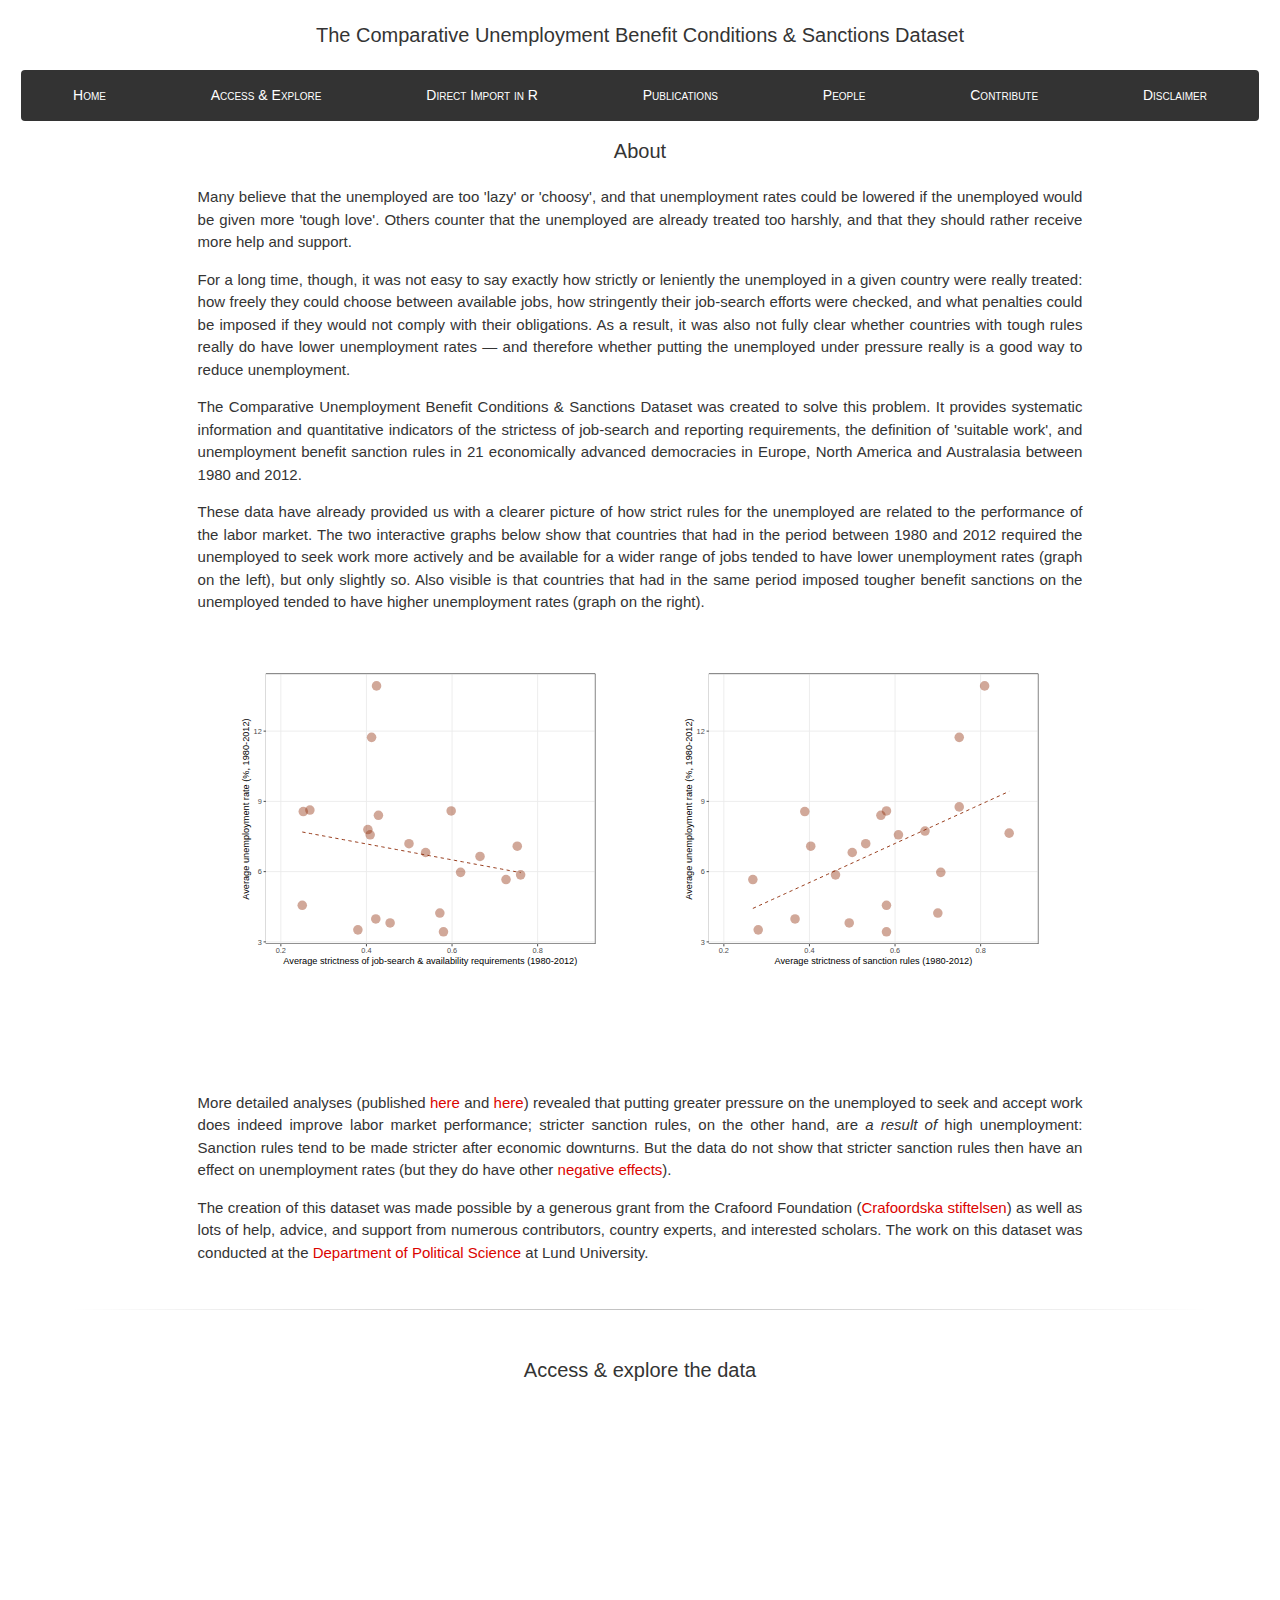
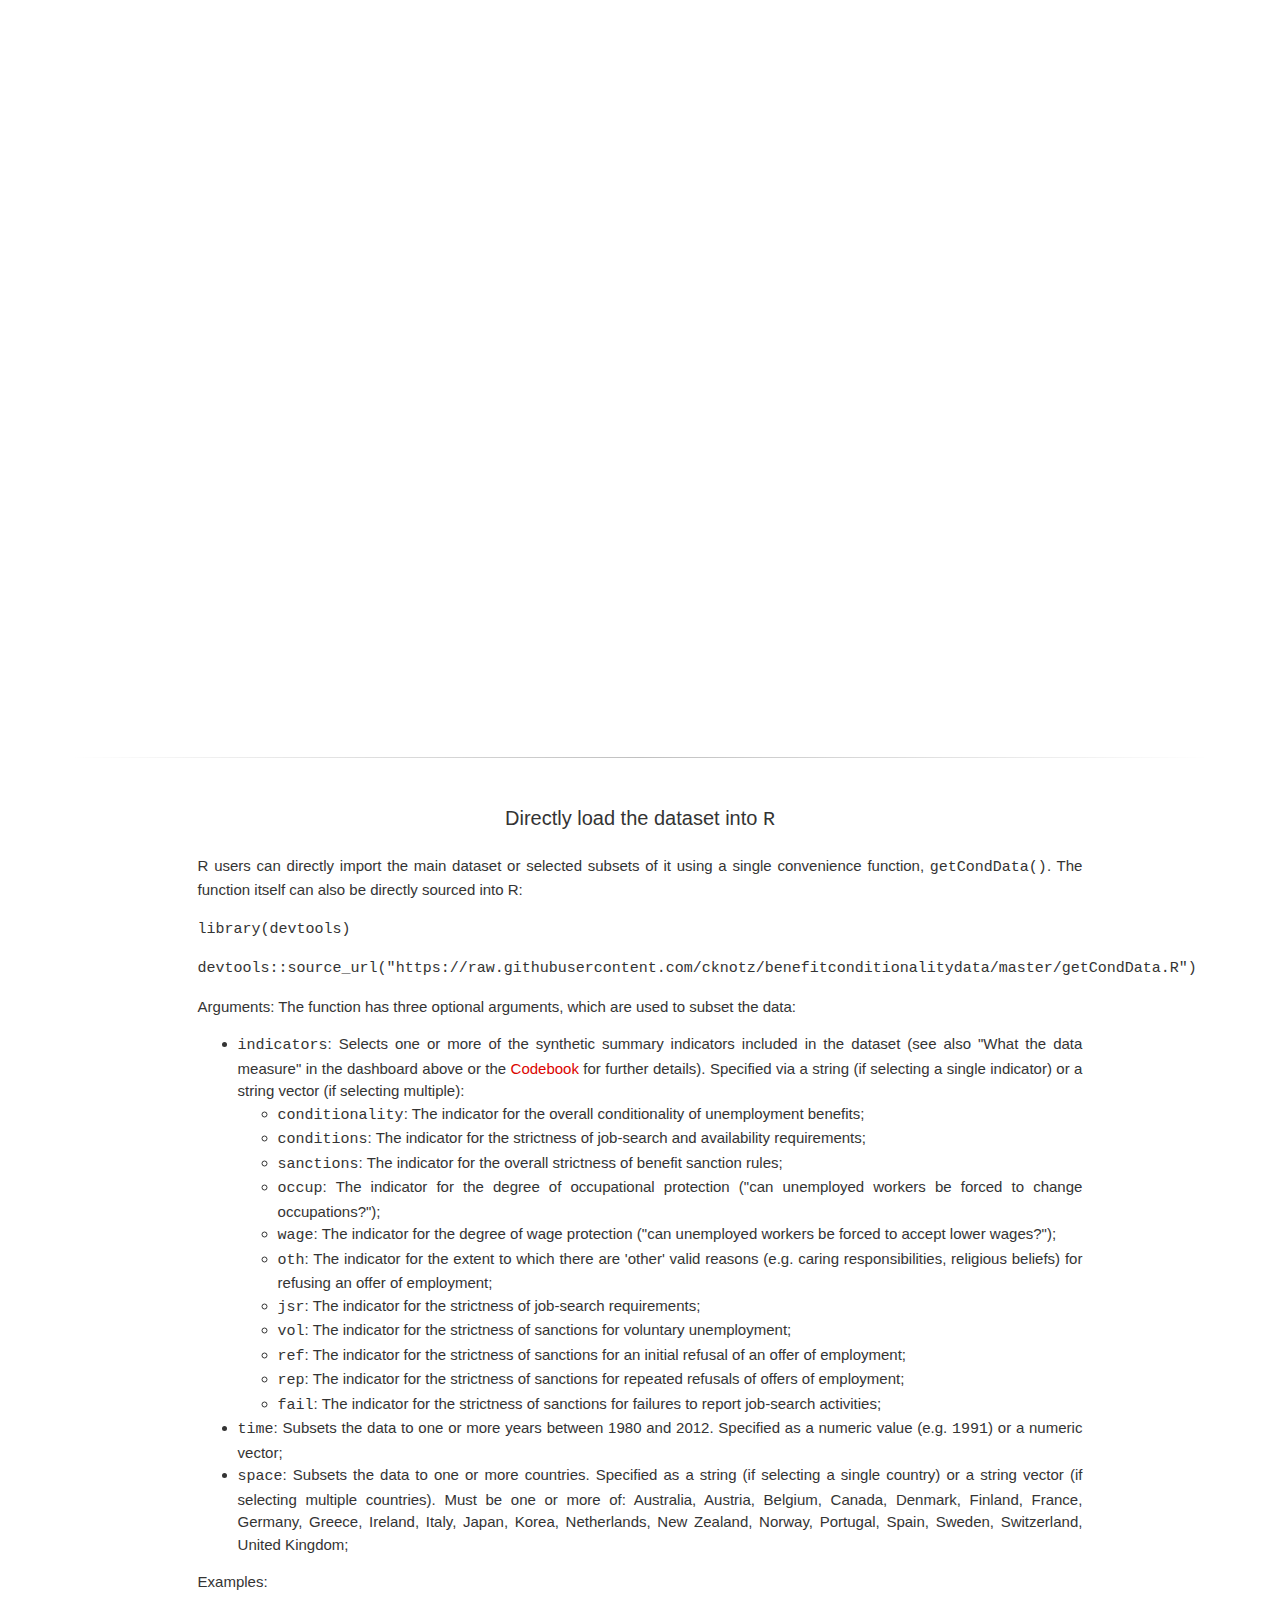
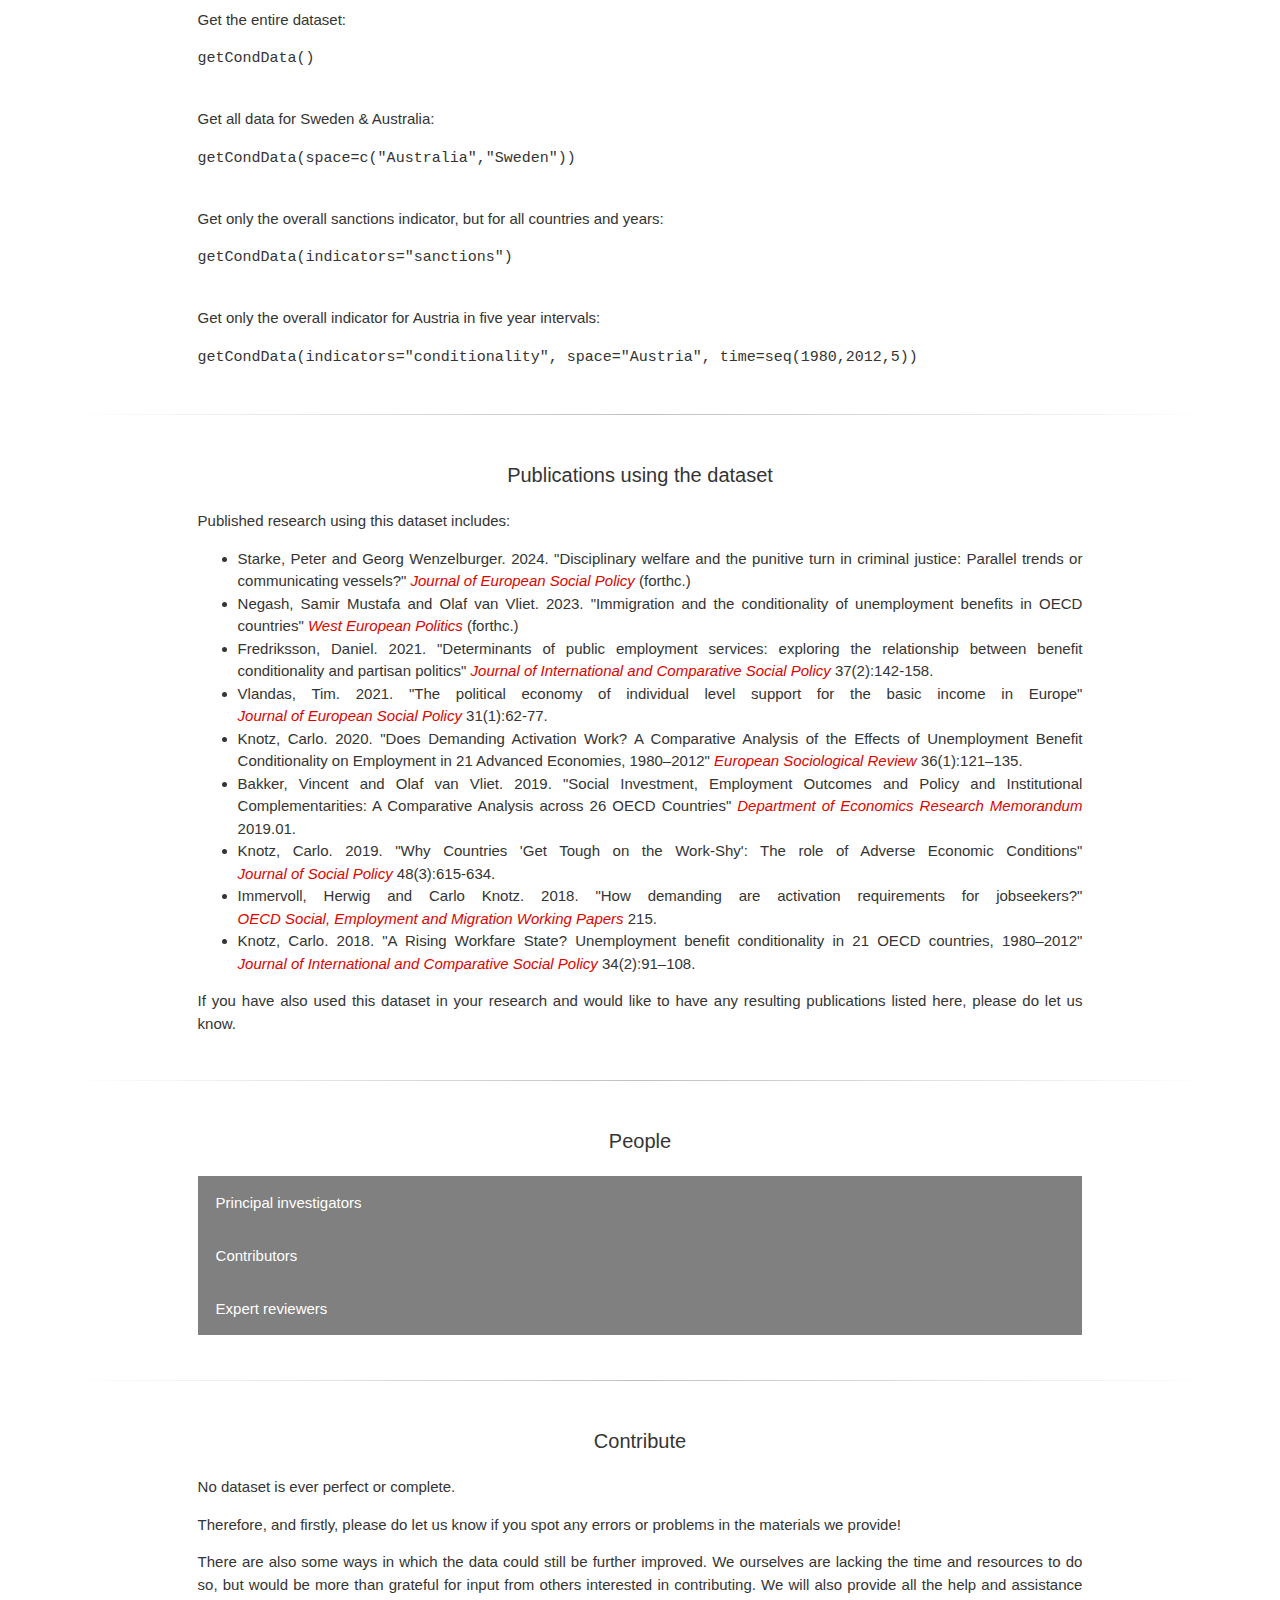
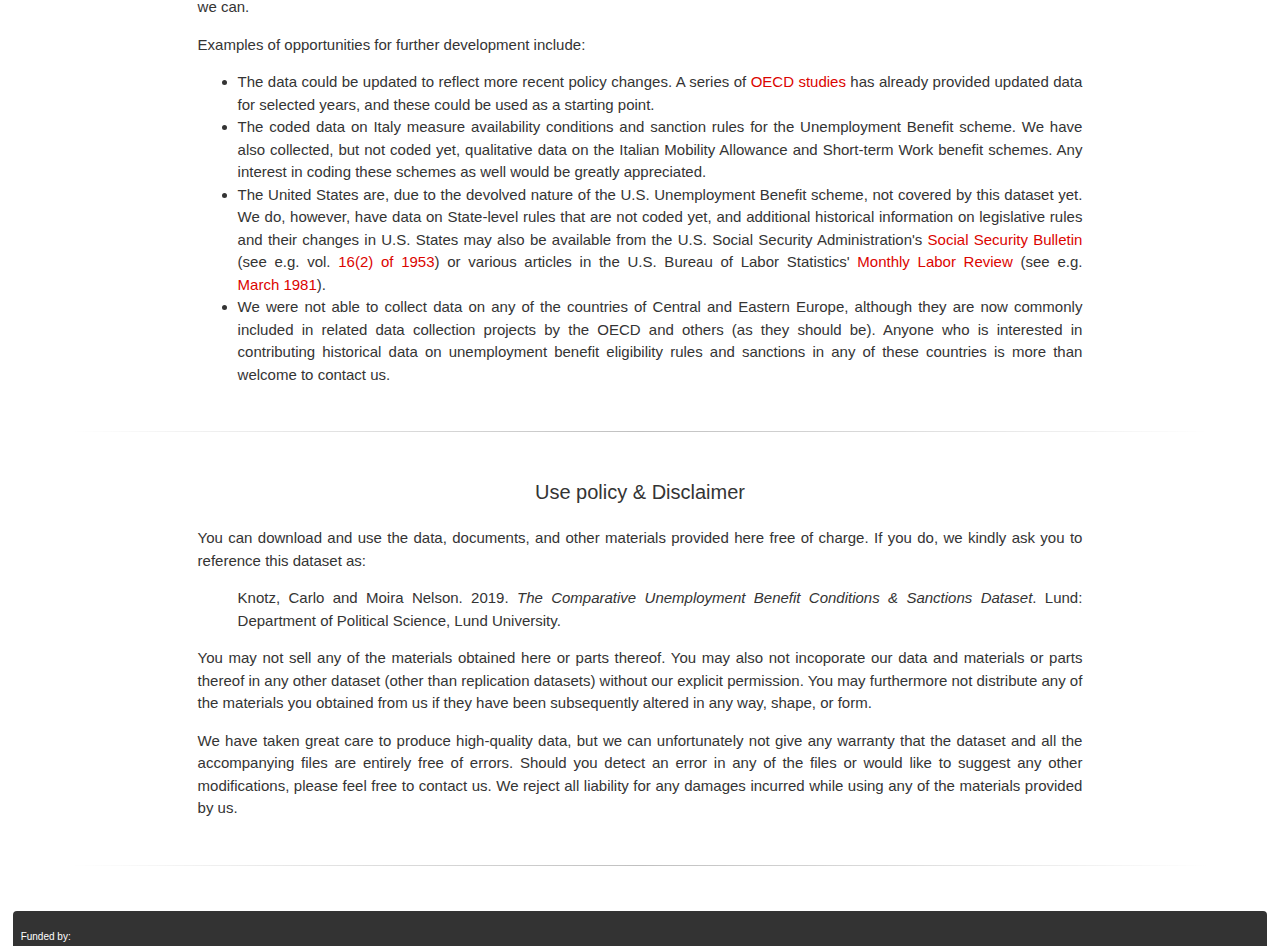
<file: index.html>
<!DOCTYPE html>
<html lang="en" dir="ltr">

<head>
  <meta charset="utf-8">
  <meta name="viewport" content="width=device-width, initial-scale=1.0">
  <meta name="description" content="A dataset on the strictness of unemployment
  benefit eligibility conditions and sanction rules in 21 advanced democracies, 1980-2012">
  <meta name=”robots” content="index, follow">
  <title>The Comparative Unemployment Benefit Conditions and Sanction Dataset</title>
  <link rel="canonical" href="">
  <link rel="stylesheet" media="screen and (min-width:1000px)" href="styles_screen.css">
  <link rel="stylesheet" media="screen and (max-width:999px)" href="styles_phone.css">
</head>

<body>
  <a name="top"></a>
  <h1>The Comparative Unemployment Benefit Conditions & Sanctions Dataset</h1>
  <div id="navbar">
    <a href="#top">Home</a>
    <a href="#data">Access & Explore</a>
    <a href="#import">Direct Import in R</a>
    <a href="#pubs">Publications</a>
    <a href="#people">People</a>
    <a href="#next">Contribute</a>
    <a href="#disc">Disclaimer</a>
  </div>
  <script src="stickyhead.js"></script>
  <section id="main">
    <div class="content-wrap">
      <p>
      </p>
      <h3> About </h3>
      <p>
        <strong>Many believe that the unemployed are too 'lazy' or 'choosy', and that
          unemployment rates could be lowered if the unemployed would be given more
          'tough love'. Others counter that the unemployed are already treated too
          harshly, and that they should rather receive more help and support. </strong>
      </p>
      <p>
        For a long time, though, it was not easy to say exactly how strictly or
        leniently the
        unemployed in a given country were really treated: how freely they could
        choose between available jobs, how stringently their job-search efforts
        were checked, and what penalties could be imposed if they would not comply
        with their obligations. As a result, it was also not fully clear whether
        countries with tough rules really do have lower unemployment rates &mdash; and
        therefore whether putting the unemployed under pressure really is a good
        way to reduce unemployment.
      </p>
      <p>
        The <strong>Comparative Unemployment Benefit Conditions & Sanctions Dataset </strong> was created to solve
        this problem. It provides systematic information and quantitative indicators
        of the strictess of job-search and reporting requirements, the definition of
        'suitable work', and unemployment benefit sanction rules in 21 economically
        advanced democracies in Europe, North America and Australasia
        between 1980 and 2012.
      </p>
      <p class="descr">
        <strong>These data have already provided us with a clearer picture of how strict
          rules for the unemployed are related to the performance of the labor market</strong>.
        The two interactive graphs below show that countries that had in the period
        between 1980 and 2012 required the unemployed to seek work more actively and
        be available for a wider range of jobs tended to have lower unemployment
        rates (graph on the left), but only slightly so. Also visible is that
        countries that had in the same period imposed tougher benefit sanctions
        on the unemployed tended to have higher unemployment rates (graph on the right).
      </p>

      <div class="inter" id="graphs">
        <iframe id="left_frame" src="congraph.html" seamless=1 frameborder=0 width="500" height="300" scrolling="no"> </iframe>
        <iframe id="right_frame" src="sangraph.html" seamless=1 frameborder=0 width="500" height="300" scrolling="no"></iframe>
      </div>

      <p class="descr">
        More detailed analyses (published <a href="https://doi.org/10.1093/esr/jcz041" target="_blank">here</a> and
        <a href="https://doi.org/10.1017/S0047279418000740" target="_blank">here</a>) revealed that putting greater pressure on the unemployed
        to seek and accept work does indeed improve labor market performance; stricter
        sanction rules, on the other hand, are <i> a result of</i> high unemployment:
        Sanction rules tend to be made stricter after economic downturns. But the data
        do not show that stricter sanction rules then have an effect on unemployment rates
        (but they do have other <a href="https://doi.org/10.1017/S0047279417000915" target="_blank">
          negative effects</a>). <!--<span class='footnote' data-toggle="tooltip"
          title="You can find R code to replicate the two graphs on <a href='https://github.com/cknotz/conditionality_interactivegraphs' target='_blank'>GitHub</a>."></span> -->
      </p>
      <!-- <p class="descr">
        Thanks to the dataset we also have a clearer picture of how these rules have
        changed in recent decades. The animation below shows
      </p> -->

      <p>The creation of this dataset was made possible by a generous grant from
        the Crafoord Foundation (<a href="https://www.crafoord.se" target="_blank">Crafoordska
          stiftelsen</a>) as well as lots of help,
        advice, and support from numerous contributors, country experts, and
        interested scholars. The work on this dataset was conducted at the
        <a href="http://www.svet.lu.se" target="_blank">Department of Political Science</a>
        at Lund University.</p>
    </div>
  </section>

  <div class="wrapper">
    <div class="divider div-transparent"></div>

    <section id="data">
      <div class="content-wrap">
        <h3> Access & explore the data </h3>
      <iframe src="https://cknotz.shinyapps.io/conditionality_newapp/" width="100%" height="900px" seamless=1 frameborder=0 alt="Interactive data dashboard" class="inter"></iframe>
        <p class="mobinfo">
          You can access the data dashboard
          <a href="https://cknotz.shinyapps.io/conditionality_newapp/" target="_blank">here</a>.
          (Please view this website from a device with a wider screen to see the
          embedded dashboard and other visualizations.)
        </p>
      </div>
    </section>

    <div class="wrapper">
      <div class="divider div-transparent"></div>

    <section id = "import">
      <div class="content-wrap">
        <h3>Directly load the dataset into <code>R</code></h3>
        <p>
          R users can directly import the main dataset or selected subsets of it using a single convenience function, <code>getCondData()</code>. The function itself can also be directly sourced into R:
        </p>
        <p>
          <code>library(devtools)</code>
        </p>
        <p>
          <code>devtools::source_url("https://raw.githubusercontent.com/cknotz/benefitconditionalitydata/master/getCondData.R")</code>
        </p>
        <p>
          <strong>Arguments:</strong> The function has three optional arguments, which are used to subset the data:
          <ul>
            <li>
              <code>indicators</code>: Selects one or more of the synthetic summary indicators included in the dataset (see also "What the data measure" in the dashboard above or the <a target="_blank" href="https://github.com/cknotz/conditionalitydata_publicmaterials/blob/master/Knotz.Nelson_ConditionalityData_Codebook.pdf">Codebook</a> for further details). Specified via a string (if selecting a single indicator) or a string vector (if selecting multiple):
              </li>
              <ul>
                <li>
                  <code>conditionality</code>: The indicator for the overall conditionality of unemployment benefits;
                </li>
                <li>
                  <code>conditions</code>: The indicator for the strictness of job-search and availability requirements;
                </li>
                <li>
                  <code>sanctions</code>: The indicator for the overall strictness of benefit sanction rules;
                </li>
                <li>
                  <code>occup</code>: The indicator for the degree of occupational protection ("can unemployed workers be forced to change occupations?");
                </li>
                <li>
                  <code>wage</code>: The indicator for the degree of wage protection ("can unemployed workers be forced to accept lower wages?");
                </li>
                <li>
                  <code>oth</code>: The indicator for the extent to which there are 'other' valid reasons (e.g. caring responsibilities, religious beliefs) for refusing an offer of employment;
                </li>
                <li>
                  <code>jsr</code>: The indicator for the strictness of job-search requirements;
                </li>
                <li>
                  <code>vol</code>: The indicator for the strictness of sanctions for voluntary unemployment;
                </li>
                <li>
                  <code>ref</code>: The indicator for the strictness of sanctions for an initial refusal of an offer of employment;
                </li>
                <li>
                  <code>rep</code>: The indicator for the strictness of sanctions for repeated refusals of offers of employment;
                </li>
                <li>
                  <code>fail</code>: The indicator for the strictness of sanctions for failures to report job-search activities;
                </li>
              </ul>
              <li>
                <code>time</code>: Subsets the data to one or more years between 1980 and 2012. Specified as a numeric value (e.g. <code>1991</code>) or a numeric vector;
            </li>
            <li>
                <code>space</code>: Subsets the data to one or more countries. Specified as a string (if selecting a single country) or a string vector (if selecting multiple countries). Must be one or more of: Australia, Austria, Belgium, Canada, Denmark, Finland, France, Germany, Greece, Ireland, Italy, Japan, Korea, Netherlands, New Zealand, Norway, Portugal, Spain, Sweden, Switzerland, United Kingdom;
            </li>
          </ul>
        </p>
        <p>
          <strong>Examples:</strong>
        </p>
        <p>
          Get the entire dataset:
        </p>
        <p>
           <code>getCondData()</code>
           <br /> <br />
        </p>
        <p>
          Get all data for Sweden & Australia:
        </p>
        <p>
           <code>getCondData(space=c("Australia","Sweden"))</code>
           <br /> <br />
        </p>
        <p>
          Get only the overall sanctions indicator, but for all countries and years:
        </p>
        <p>
          <code>getCondData(indicators="sanctions")</code>
          <br /><br />
        </p>
        <p>
          Get only the overall indicator for Austria in five year intervals:
        </p>
        <p>
          <code>getCondData(indicators="conditionality", space="Austria", time=seq(1980,2012,5))</code>
        </p>
      </div>
    </section>

    <div class="wrapper">
      <div class="divider div-transparent"></div>

      <section id="pubs">
        <div class="content-wrap">
          <h3> Publications using the dataset </h3>
          <p>
            Published research using this dataset includes:
          </p>
          <ul>
            <li>Starke, Peter and Georg Wenzelburger. 2024. "Disciplinary welfare and the punitive turn in criminal justice: Parallel trends or communicating vessels?" <a href="https://doi.org/10.1177/09589287241231885" target="_blank"><i>Journal of European Social Policy</i></a> (forthc.)</li>
            <li>Negash, Samir Mustafa and Olaf van Vliet. 2023. "Immigration and the conditionality of unemployment benefits in OECD countries" <a target="_blank" href="https://doi.org/10.1080/01402382.2023.2230539"><i>West European Politics</i></a> (forthc.)</li>
            <li>
              Fredriksson, Daniel. 2021. "Determinants of public employment services: exploring the relationship between benefit conditionality and partisan politics" <a href='https://doi.org/10.1017/ics.2020.34' target='_blank'><i>Journal of International and Comparative Social Policy</i></a> 37(2):142-158.
            </li>
            <li>
              Vlandas, Tim. 2021. "The political economy of individual
              level support for the basic income in Europe"
              <a target="_blank" href="https://doi.org/10.1177/0958928720923596"><i>Journal of European Social
                  Policy</i></a> 31(1):62-77.
            </li>
            <li>
              Knotz, Carlo. 2020. "Does Demanding Activation Work? A Comparative
              Analysis of the Effects of Unemployment Benefit Conditionality on
              Employment in 21 Advanced Economies, 1980–2012" <a target="_blank" href="https://doi.org/10.1093/esr/jcz041"><i>European Sociological Review</i></a>
              36(1):121–135.
            </li>
            <li>
              Bakker, Vincent and Olaf van Vliet. 2019. "Social Investment,
              Employment Outcomes and Policy and Institutional Complementarities:
              A Comparative Analysis across 26 OECD Countries"
              <a target="_blank" href="https://ssrn.com/abstract=3458304">
                <i>Department of Economics Research Memorandum</i></a>
              2019.01.
            </li>
            <li>
              Knotz, Carlo. 2019. "Why Countries 'Get Tough on the Work-Shy': The
              role of Adverse Economic Conditions"
              <a target="_blank" href="https://doi.org/10.1017/S0047279418000740"><i>Journal of Social Policy</i></a>
              48(3):615-634.
            </li>
            <li>
              Immervoll, Herwig and Carlo Knotz. 2018. "How demanding are activation
              requirements for jobseekers?" <a target="_blank" href="https://doi.org/10.1787/2bdfecca-en"><i>OECD Social, Employment and Migration
                  Working Papers</i></a> 215.
            </li>
            <li>
              Knotz, Carlo. 2018. "A Rising Workfare State? Unemployment benefit
              conditionality in 21 OECD countries, 1980–2012"
              <a target="_blank" href="https://doi.org/10.1080/21699763.2018.1472136">
                <i>Journal of International and Comparative Social Policy</i></a> 34(2):91–108.
            </li>
          </ul>
          <p>
            If you have also used this dataset in your research and would like
            to have any resulting publications listed here, please do let us know.
          </p>
        </div>
      </section>

      <div class="wrapper">
        <div class="divider div-transparent"></div>

        <section id="people">
          <div class="content-wrap">
            <h3>People</h3>
            <button class="collapsible">Principal investigators</button>
            <div class="content">
              <p><strong>Carlo Knotz</strong>
              </p>
              <p>
                Carlo worked on the Benefit Conditions & Sanctions Dataset during
                his time as a doctoral student at the Department of Political
                Science at Lund University. His dissertation, which draws
                extensively on the Benefit Conditions & Sanctions Dataset, was
                awarded the 2017 Research Prize by the Swedish Federation of
                Unemployment Insurance Funds (Arbetslöshetskassornas
                Samorganisation/Sveriges A-Kassor). He now holds a
                position as Associate Professor of Political Science at the University
                of Stavanger. Previously, he worked as a Postdoctoral Researcher at
                the Swiss Graduate School of Public
                Administration (IDHEAP) in Lausanne and as a Postdoctoral Fellow at
                the Bremen International Graduate School of Social Sciences (BIGSSS).
              <p>
              <div>
                <form>
                  <button class="button" formaction="mailto:carlo.knotz@uis.no">E-mail</button>
                </form>
                <form target="_blank">
                  <button class="button" formaction="https://cknotz.github.io">Homepage</button>
                </form>
                <form target="_blank">
                  <button class="button" formaction="https://orcid.org/0000-0003-0042-3065">OrcID</button>
                </form>
              </div>
              </p>
              <p style="margin-bottom:1cm;">
              </p>
              <p>
                <strong>Moira Nelson</strong>
              </p>
              <p>
                Moira is Associate Professor at the Department of Political Science
                at Lund University, Sweden. Her research examines the determinants and
                consequences of social policies, including the electoral incentives
                of governments to introduce welfare state reforms and the employment
                consequences of social policies.
              </p>
              <p>
              <div>
                <form>
                  <button class="button" formaction="mailto:moira.nelson@svet.lu.se">E-mail</button>
                </form>
                <form target="_blank">
                  <button class="button" formaction="https://www.svet.lu.se/en/moira-nelson">Homepage</button>
                </form>
              </div>
              </p>
            </div>
            <button class="collapsible">Contributors</button>
            <div class="content">
              <p>
                The following persons contributed to this dataset by collecting data on individual countries:
              <ul style="list-style-type:none">
                <li>
                  Alberjan Tollenaar & Gijsbert Vonk collected the data on the Netherlands
                </li>
                <li>
                  Alejandra Keidel Fernandez assisted with the collection of the data on Spain
                </li>
                <li>
                  Luis Gonzales da Silva collected the data on Portugal
                </li>
                <li>
                  Stefano Sacchi & Patrik Vesan collected the data on Italy
                </li>
                <li>
                  Takeshi Yanagisawa collected the data on Japan
                </li>
                <li>
                  Varvara Lalioti collected the data on Greece
                </li>
              </ul>
              </p>
            </div>
            <button class="collapsible">Expert reviewers</button>
            <div class="content">
              <p>
                To ensure that our data are complete and free of errors, we
                asked a number of scholars who are experts in this field to review them and, where necessary,
                suggest corrections:
              <ul style="list-style-type:none">
                <li>
                  Australia: Agnieszka Nelson (Australian National University
                  & FaHCSIA) and David Stanton (Australian National University)
                </li>
                <li>
                  Austria: Sarah Bruckner and Günter Krapf (Arbeiterkammer Wien)
                </li>
                <li>
                  Belgium: Ive Marx (Herman Deleeck Centre for Social Policy, Antwerp University)
                </li>
                <li>
                  Canada: Ann Porter (York University)
                </li>
                <li>
                  Denmark: Thomas Bredgaard (Aalborg University)
                </li>
                <li>
                  Finland: Heikki Räisänen (Ministry of Employment Finland & University of Tampere)
                </li>
                <li>
                  France: Jean-Claude Barbier (Université Paris 1 Sorbonne)
                </li>
                <li>
                  Germany: Jochen Clasen (University of Edinburgh) and
                  Regina Konle-Seidl (Institute for Employment Research, IAB)
                </li>
                <li>
                  Greece: Dimitris Karantinos (National Centre for Social Research, EKKE)
                </li>
                <li>
                  Ireland: Mel Cousins (Trinity College Dublin)
                </li>
                <li>
                  Italy: Stefano Sacchi (University of Milan & Collego Carlo
                  Alberto, Turin) and Patrik Vesan (Università della Valle d'Aosta)
                </li>
                <li>
                  Japan: Takeshi Yanagisawa (Meijo University)
                </li>
                <li>
                  Netherlands: Frans Penning (Utrecht University) and Albertjan Tollenaar (University of Groningen)
                </li>
                <li>
                  New Zealand: Alex McKenzie (Ministry of Social Development New Zealand)
                </li>
                <li>
                  Norway: Ivar Lødemel (Oslo and Akershus University of Applied Sciences)
                </li>
                <li>
                  Portugal: Luis Gonzales da Silva (Instituto do Direito do Trabalho)
                </li>
                <li>
                  South Korea: Deok Soon Hwang (Korea Labour Institute)
                </li>
                <li>
                  Spain: David Rueda (University of Oxford)
                </li>
                <li>
                  Sweden: Ola Sjöberg (SOFI & Stockholm University)
                </li>
                <li>
                  Switzerland: Carla Togni (EESP Lausanne)
                </li>
                <li>
                  United Kingdom: Jochen Clasen (University of Edinburgh)
                </li>
              </ul>
              </p>
            </div>
            <script src="collapse.js"></script>
        </section>

        <div class="wrapper">
          <div class="divider div-transparent"></div>

          <section id="next">
            <div class="content-wrap">
              <h3> Contribute</h3>
              <p>
                No dataset is ever perfect or complete.
              </p>
              <p>
                Therefore, and firstly, please do let us know if you spot any
                errors or problems in the materials we provide!
              </p>
              <p>
                There are also some ways in which the data could still be further improved.
                We ourselves are lacking the time and resources to do so,
                but would be more than grateful for input from others interested in
                contributing. We will also provide all the help and assistance we can.
              </p>
              <p>
                Examples of opportunities for further development include:
              <ul>
                <li>
                  The data could be updated to reflect more recent policy changes.
                  A series of <a target="_blank" href="https://www.oecd.org/social/strictness-benefit-eligibility.htm">
                    OECD studies</a> has already provided updated data for selected
                  years, and these could be used as a starting point.
                </li>
                <li>
                  The coded data on Italy measure availability conditions and
                  sanction rules for the Unemployment Benefit scheme. We have also
                  collected, but not coded yet, qualitative data on the Italian
                  Mobility Allowance and Short-term Work benefit schemes.
                  Any interest in coding these schemes as
                  well would be greatly appreciated.
                </li>
                <li>
                  The United States are, due to the devolved nature of the U.S.
                  Unemployment Benefit scheme, not covered by this dataset yet.
                  We do, however, have data on State-level rules that are not
                  coded yet, and additional historical information on
                  legislative rules and their changes in U.S. States may also
                  be available from the U.S. Social Security Administration's
                  <a target="_blank" href="https://www.ssa.gov/policy/docs/ssb/index.html">
                    Social Security Bulletin</a> (see e.g. vol.
                  <a target="_blank" href="https://www.ssa.gov/policy/docs/ssb/v16n12/v16n12p14.pdf">16(2) of 1953</a>)
                  or various articles in the U.S. Bureau of Labor Statistics'
                  <a target="_blank" href="https://www.bls.gov/opub/mlr/home.htm">Monthly Labor Review</a>
                  (see e.g. <a target="_blank" href="https://www.bls.gov/opub/mlr/1981/03/art8full.pdf">March 1981</a>).
                </li>
                <li>
                  We were not able to collect data on any of the countries of
                  Central and Eastern Europe, although they are now commonly
                  included in related data collection projects by the OECD and
                  others (as they should be). Anyone who is interested in
                  contributing historical data on unemployment benefit eligibility
                  rules and sanctions in any of these countries is more than
                  welcome to contact us.
                </li>
              </ul>
              </p>
            </div>
          </section>

          <div class="wrapper">
            <div class="divider div-transparent"></div>

            <section id="disc">
              <div class="content-wrap">
                <h3> Use policy & Disclaimer</h3>
                <p> You can download and use the data, documents, and other materials
                  provided here free of charge. If you do, we kindly ask you to
                  reference this dataset as:
                <ul style="list-style-type:none">
                  <li>
                    Knotz, Carlo and Moira Nelson. 2019. <i>The Comparative
                      Unemployment Benefit Conditions & Sanctions Dataset</i>.
                    Lund: Department of Political Science, Lund University.
                  </li>
                </ul>
                </p>
                <p>
                  You may not sell any of the materials obtained here or parts
                  thereof. You may also not incoporate our data and materials or parts thereof
                  in any other dataset (other than replication datasets) without
                  our explicit permission. You may furthermore not distribute
                  any of the materials you obtained from us if they have been
                  subsequently altered in any way, shape, or form.
                </p>
                <p>
                  We have taken great care to produce high-quality data, but
                  we can unfortunately not give any warranty that the dataset
                  and all the accompanying files are entirely free of errors. Should you
                  detect an error in any of the files or would like to suggest
                  any other modifications, please feel free to contact us. We
                  reject all liability for any damages incurred while using any
                  of the materials provided by us.
                </p>
              </div>
            </section>

            <div class="wrapper">
              <div class="divider div-transparent"></div>
<script type="text/javascript" src="http://ajax.googleapis.com/ajax/libs/jquery/3.5.1/jquery.min.js"></script>
<script type="text/javascript" src="bootstrap.bundle.min.js"></script>
<script type="text/javascript" src="footnotes.js"></script>
</body>
<footer>
  <p> Funded by:</p>
  <a href="https://www.crafoord.se/" target="_blank">
    <img style="float:center" src="crafoord.png" width="150px" alt="Crafoordska stiftelsen"> </a>
</footer>

</html>
</file>
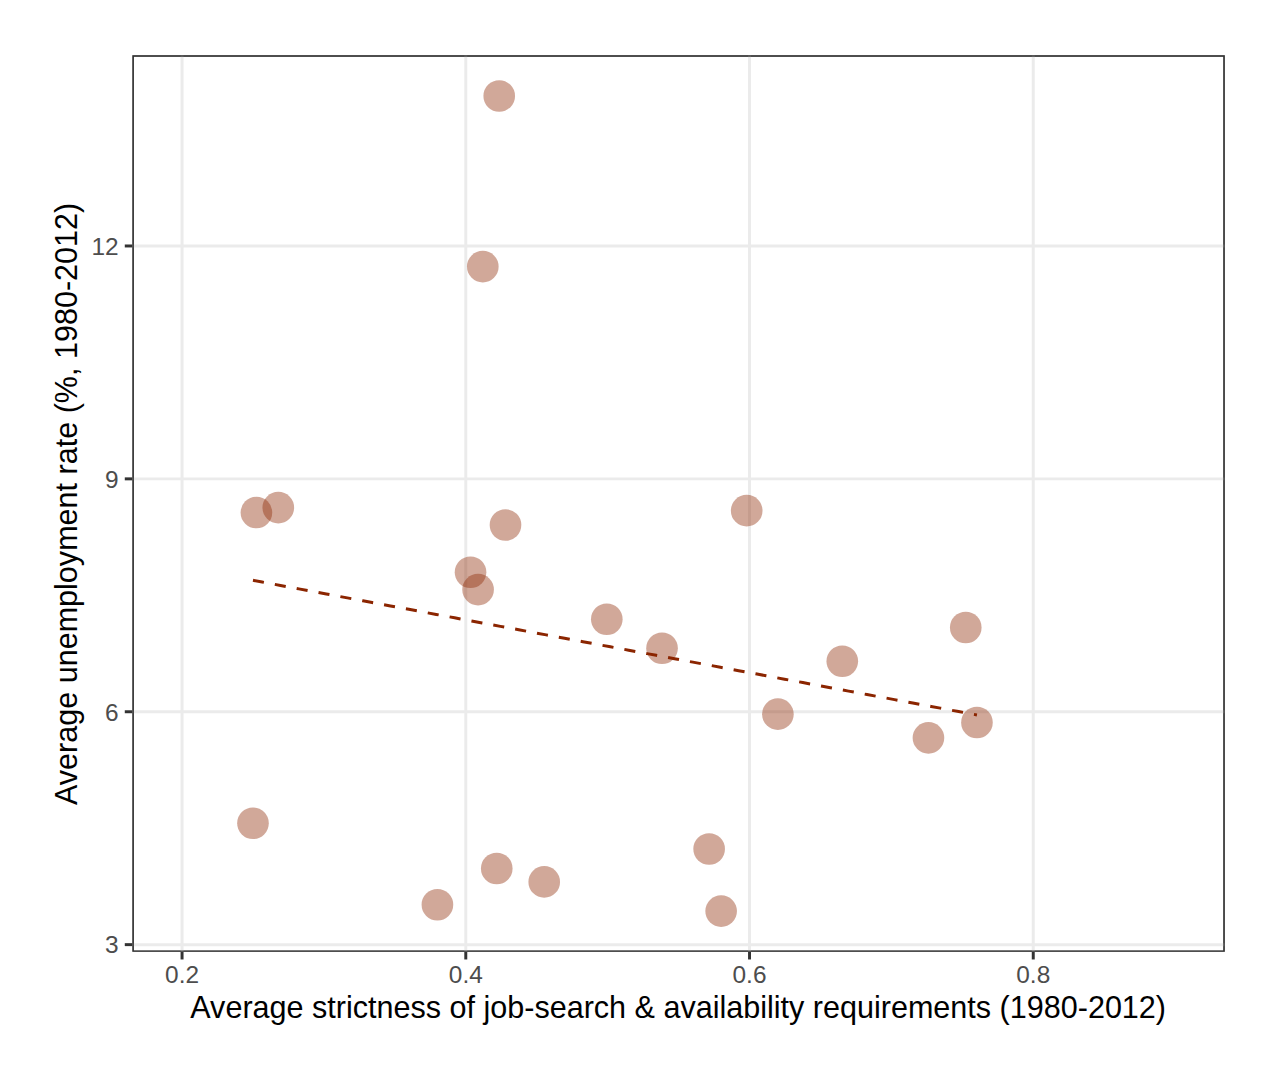
<file: congraph.html>
<!DOCTYPE html>
<html>
<head>
<meta charset="utf-8" />
<title>girafe</title>
<script>(function() {
  // If window.HTMLWidgets is already defined, then use it; otherwise create a
  // new object. This allows preceding code to set options that affect the
  // initialization process (though none currently exist).
  window.HTMLWidgets = window.HTMLWidgets || {};

  // See if we're running in a viewer pane. If not, we're in a web browser.
  var viewerMode = window.HTMLWidgets.viewerMode =
      /\bviewer_pane=1\b/.test(window.location);

  // See if we're running in Shiny mode. If not, it's a static document.
  // Note that static widgets can appear in both Shiny and static modes, but
  // obviously, Shiny widgets can only appear in Shiny apps/documents.
  var shinyMode = window.HTMLWidgets.shinyMode =
      typeof(window.Shiny) !== "undefined" && !!window.Shiny.outputBindings;

  // We can't count on jQuery being available, so we implement our own
  // version if necessary.
  function querySelectorAll(scope, selector) {
    if (typeof(jQuery) !== "undefined" && scope instanceof jQuery) {
      return scope.find(selector);
    }
    if (scope.querySelectorAll) {
      return scope.querySelectorAll(selector);
    }
  }

  function asArray(value) {
    if (value === null)
      return [];
    if ($.isArray(value))
      return value;
    return [value];
  }

  // Implement jQuery's extend
  function extend(target /*, ... */) {
    if (arguments.length == 1) {
      return target;
    }
    for (var i = 1; i < arguments.length; i++) {
      var source = arguments[i];
      for (var prop in source) {
        if (source.hasOwnProperty(prop)) {
          target[prop] = source[prop];
        }
      }
    }
    return target;
  }

  // IE8 doesn't support Array.forEach.
  function forEach(values, callback, thisArg) {
    if (values.forEach) {
      values.forEach(callback, thisArg);
    } else {
      for (var i = 0; i < values.length; i++) {
        callback.call(thisArg, values[i], i, values);
      }
    }
  }

  // Replaces the specified method with the return value of funcSource.
  //
  // Note that funcSource should not BE the new method, it should be a function
  // that RETURNS the new method. funcSource receives a single argument that is
  // the overridden method, it can be called from the new method. The overridden
  // method can be called like a regular function, it has the target permanently
  // bound to it so "this" will work correctly.
  function overrideMethod(target, methodName, funcSource) {
    var superFunc = target[methodName] || function() {};
    var superFuncBound = function() {
      return superFunc.apply(target, arguments);
    };
    target[methodName] = funcSource(superFuncBound);
  }

  // Add a method to delegator that, when invoked, calls
  // delegatee.methodName. If there is no such method on
  // the delegatee, but there was one on delegator before
  // delegateMethod was called, then the original version
  // is invoked instead.
  // For example:
  //
  // var a = {
  //   method1: function() { console.log('a1'); }
  //   method2: function() { console.log('a2'); }
  // };
  // var b = {
  //   method1: function() { console.log('b1'); }
  // };
  // delegateMethod(a, b, "method1");
  // delegateMethod(a, b, "method2");
  // a.method1();
  // a.method2();
  //
  // The output would be "b1", "a2".
  function delegateMethod(delegator, delegatee, methodName) {
    var inherited = delegator[methodName];
    delegator[methodName] = function() {
      var target = delegatee;
      var method = delegatee[methodName];

      // The method doesn't exist on the delegatee. Instead,
      // call the method on the delegator, if it exists.
      if (!method) {
        target = delegator;
        method = inherited;
      }

      if (method) {
        return method.apply(target, arguments);
      }
    };
  }

  // Implement a vague facsimilie of jQuery's data method
  function elementData(el, name, value) {
    if (arguments.length == 2) {
      return el["htmlwidget_data_" + name];
    } else if (arguments.length == 3) {
      el["htmlwidget_data_" + name] = value;
      return el;
    } else {
      throw new Error("Wrong number of arguments for elementData: " +
        arguments.length);
    }
  }

  // http://stackoverflow.com/questions/3446170/escape-string-for-use-in-javascript-regex
  function escapeRegExp(str) {
    return str.replace(/[\-\[\]\/\{\}\(\)\*\+\?\.\\\^\$\|]/g, "\\$&");
  }

  function hasClass(el, className) {
    var re = new RegExp("\\b" + escapeRegExp(className) + "\\b");
    return re.test(el.className);
  }

  // elements - array (or array-like object) of HTML elements
  // className - class name to test for
  // include - if true, only return elements with given className;
  //   if false, only return elements *without* given className
  function filterByClass(elements, className, include) {
    var results = [];
    for (var i = 0; i < elements.length; i++) {
      if (hasClass(elements[i], className) == include)
        results.push(elements[i]);
    }
    return results;
  }

  function on(obj, eventName, func) {
    if (obj.addEventListener) {
      obj.addEventListener(eventName, func, false);
    } else if (obj.attachEvent) {
      obj.attachEvent(eventName, func);
    }
  }

  function off(obj, eventName, func) {
    if (obj.removeEventListener)
      obj.removeEventListener(eventName, func, false);
    else if (obj.detachEvent) {
      obj.detachEvent(eventName, func);
    }
  }

  // Translate array of values to top/right/bottom/left, as usual with
  // the "padding" CSS property
  // https://developer.mozilla.org/en-US/docs/Web/CSS/padding
  function unpackPadding(value) {
    if (typeof(value) === "number")
      value = [value];
    if (value.length === 1) {
      return {top: value[0], right: value[0], bottom: value[0], left: value[0]};
    }
    if (value.length === 2) {
      return {top: value[0], right: value[1], bottom: value[0], left: value[1]};
    }
    if (value.length === 3) {
      return {top: value[0], right: value[1], bottom: value[2], left: value[1]};
    }
    if (value.length === 4) {
      return {top: value[0], right: value[1], bottom: value[2], left: value[3]};
    }
  }

  // Convert an unpacked padding object to a CSS value
  function paddingToCss(paddingObj) {
    return paddingObj.top + "px " + paddingObj.right + "px " + paddingObj.bottom + "px " + paddingObj.left + "px";
  }

  // Makes a number suitable for CSS
  function px(x) {
    if (typeof(x) === "number")
      return x + "px";
    else
      return x;
  }

  // Retrieves runtime widget sizing information for an element.
  // The return value is either null, or an object with fill, padding,
  // defaultWidth, defaultHeight fields.
  function sizingPolicy(el) {
    var sizingEl = document.querySelector("script[data-for='" + el.id + "'][type='application/htmlwidget-sizing']");
    if (!sizingEl)
      return null;
    var sp = JSON.parse(sizingEl.textContent || sizingEl.text || "{}");
    if (viewerMode) {
      return sp.viewer;
    } else {
      return sp.browser;
    }
  }

  // @param tasks Array of strings (or falsy value, in which case no-op).
  //   Each element must be a valid JavaScript expression that yields a
  //   function. Or, can be an array of objects with "code" and "data"
  //   properties; in this case, the "code" property should be a string
  //   of JS that's an expr that yields a function, and "data" should be
  //   an object that will be added as an additional argument when that
  //   function is called.
  // @param target The object that will be "this" for each function
  //   execution.
  // @param args Array of arguments to be passed to the functions. (The
  //   same arguments will be passed to all functions.)
  function evalAndRun(tasks, target, args) {
    if (tasks) {
      forEach(tasks, function(task) {
        var theseArgs = args;
        if (typeof(task) === "object") {
          theseArgs = theseArgs.concat([task.data]);
          task = task.code;
        }
        var taskFunc = tryEval(task);
        if (typeof(taskFunc) !== "function") {
          throw new Error("Task must be a function! Source:\n" + task);
        }
        taskFunc.apply(target, theseArgs);
      });
    }
  }

  // Attempt eval() both with and without enclosing in parentheses.
  // Note that enclosing coerces a function declaration into
  // an expression that eval() can parse
  // (otherwise, a SyntaxError is thrown)
  function tryEval(code) {
    var result = null;
    try {
      result = eval(code);
    } catch(error) {
      if (!error instanceof SyntaxError) {
        throw error;
      }
      try {
        result = eval("(" + code + ")");
      } catch(e) {
        if (e instanceof SyntaxError) {
          throw error;
        } else {
          throw e;
        }
      }
    }
    return result;
  }

  function initSizing(el) {
    var sizing = sizingPolicy(el);
    if (!sizing)
      return;

    var cel = document.getElementById("htmlwidget_container");
    if (!cel)
      return;

    if (typeof(sizing.padding) !== "undefined") {
      document.body.style.margin = "0";
      document.body.style.padding = paddingToCss(unpackPadding(sizing.padding));
    }

    if (sizing.fill) {
      document.body.style.overflow = "hidden";
      document.body.style.width = "100%";
      document.body.style.height = "100%";
      document.documentElement.style.width = "100%";
      document.documentElement.style.height = "100%";
      if (cel) {
        cel.style.position = "absolute";
        var pad = unpackPadding(sizing.padding);
        cel.style.top = pad.top + "px";
        cel.style.right = pad.right + "px";
        cel.style.bottom = pad.bottom + "px";
        cel.style.left = pad.left + "px";
        el.style.width = "100%";
        el.style.height = "100%";
      }

      return {
        getWidth: function() { return cel.offsetWidth; },
        getHeight: function() { return cel.offsetHeight; }
      };

    } else {
      el.style.width = px(sizing.width);
      el.style.height = px(sizing.height);

      return {
        getWidth: function() { return el.offsetWidth; },
        getHeight: function() { return el.offsetHeight; }
      };
    }
  }

  // Default implementations for methods
  var defaults = {
    find: function(scope) {
      return querySelectorAll(scope, "." + this.name);
    },
    renderError: function(el, err) {
      var $el = $(el);

      this.clearError(el);

      // Add all these error classes, as Shiny does
      var errClass = "shiny-output-error";
      if (err.type !== null) {
        // use the classes of the error condition as CSS class names
        errClass = errClass + " " + $.map(asArray(err.type), function(type) {
          return errClass + "-" + type;
        }).join(" ");
      }
      errClass = errClass + " htmlwidgets-error";

      // Is el inline or block? If inline or inline-block, just display:none it
      // and add an inline error.
      var display = $el.css("display");
      $el.data("restore-display-mode", display);

      if (display === "inline" || display === "inline-block") {
        $el.hide();
        if (err.message !== "") {
          var errorSpan = $("<span>").addClass(errClass);
          errorSpan.text(err.message);
          $el.after(errorSpan);
        }
      } else if (display === "block") {
        // If block, add an error just after the el, set visibility:none on the
        // el, and position the error to be on top of the el.
        // Mark it with a unique ID and CSS class so we can remove it later.
        $el.css("visibility", "hidden");
        if (err.message !== "") {
          var errorDiv = $("<div>").addClass(errClass).css("position", "absolute")
            .css("top", el.offsetTop)
            .css("left", el.offsetLeft)
            // setting width can push out the page size, forcing otherwise
            // unnecessary scrollbars to appear and making it impossible for
            // the element to shrink; so use max-width instead
            .css("maxWidth", el.offsetWidth)
            .css("height", el.offsetHeight);
          errorDiv.text(err.message);
          $el.after(errorDiv);

          // Really dumb way to keep the size/position of the error in sync with
          // the parent element as the window is resized or whatever.
          var intId = setInterval(function() {
            if (!errorDiv[0].parentElement) {
              clearInterval(intId);
              return;
            }
            errorDiv
              .css("top", el.offsetTop)
              .css("left", el.offsetLeft)
              .css("maxWidth", el.offsetWidth)
              .css("height", el.offsetHeight);
          }, 500);
        }
      }
    },
    clearError: function(el) {
      var $el = $(el);
      var display = $el.data("restore-display-mode");
      $el.data("restore-display-mode", null);

      if (display === "inline" || display === "inline-block") {
        if (display)
          $el.css("display", display);
        $(el.nextSibling).filter(".htmlwidgets-error").remove();
      } else if (display === "block"){
        $el.css("visibility", "inherit");
        $(el.nextSibling).filter(".htmlwidgets-error").remove();
      }
    },
    sizing: {}
  };

  // Called by widget bindings to register a new type of widget. The definition
  // object can contain the following properties:
  // - name (required) - A string indicating the binding name, which will be
  //   used by default as the CSS classname to look for.
  // - initialize (optional) - A function(el) that will be called once per
  //   widget element; if a value is returned, it will be passed as the third
  //   value to renderValue.
  // - renderValue (required) - A function(el, data, initValue) that will be
  //   called with data. Static contexts will cause this to be called once per
  //   element; Shiny apps will cause this to be called multiple times per
  //   element, as the data changes.
  window.HTMLWidgets.widget = function(definition) {
    if (!definition.name) {
      throw new Error("Widget must have a name");
    }
    if (!definition.type) {
      throw new Error("Widget must have a type");
    }
    // Currently we only support output widgets
    if (definition.type !== "output") {
      throw new Error("Unrecognized widget type '" + definition.type + "'");
    }
    // TODO: Verify that .name is a valid CSS classname

    // Support new-style instance-bound definitions. Old-style class-bound
    // definitions have one widget "object" per widget per type/class of
    // widget; the renderValue and resize methods on such widget objects
    // take el and instance arguments, because the widget object can't
    // store them. New-style instance-bound definitions have one widget
    // object per widget instance; the definition that's passed in doesn't
    // provide renderValue or resize methods at all, just the single method
    //   factory(el, width, height)
    // which returns an object that has renderValue(x) and resize(w, h).
    // This enables a far more natural programming style for the widget
    // author, who can store per-instance state using either OO-style
    // instance fields or functional-style closure variables (I guess this
    // is in contrast to what can only be called C-style pseudo-OO which is
    // what we required before).
    if (definition.factory) {
      definition = createLegacyDefinitionAdapter(definition);
    }

    if (!definition.renderValue) {
      throw new Error("Widget must have a renderValue function");
    }

    // For static rendering (non-Shiny), use a simple widget registration
    // scheme. We also use this scheme for Shiny apps/documents that also
    // contain static widgets.
    window.HTMLWidgets.widgets = window.HTMLWidgets.widgets || [];
    // Merge defaults into the definition; don't mutate the original definition.
    var staticBinding = extend({}, defaults, definition);
    overrideMethod(staticBinding, "find", function(superfunc) {
      return function(scope) {
        var results = superfunc(scope);
        // Filter out Shiny outputs, we only want the static kind
        return filterByClass(results, "html-widget-output", false);
      };
    });
    window.HTMLWidgets.widgets.push(staticBinding);

    if (shinyMode) {
      // Shiny is running. Register the definition with an output binding.
      // The definition itself will not be the output binding, instead
      // we will make an output binding object that delegates to the
      // definition. This is because we foolishly used the same method
      // name (renderValue) for htmlwidgets definition and Shiny bindings
      // but they actually have quite different semantics (the Shiny
      // bindings receive data that includes lots of metadata that it
      // strips off before calling htmlwidgets renderValue). We can't
      // just ignore the difference because in some widgets it's helpful
      // to call this.renderValue() from inside of resize(), and if
      // we're not delegating, then that call will go to the Shiny
      // version instead of the htmlwidgets version.

      // Merge defaults with definition, without mutating either.
      var bindingDef = extend({}, defaults, definition);

      // This object will be our actual Shiny binding.
      var shinyBinding = new Shiny.OutputBinding();

      // With a few exceptions, we'll want to simply use the bindingDef's
      // version of methods if they are available, otherwise fall back to
      // Shiny's defaults. NOTE: If Shiny's output bindings gain additional
      // methods in the future, and we want them to be overrideable by
      // HTMLWidget binding definitions, then we'll need to add them to this
      // list.
      delegateMethod(shinyBinding, bindingDef, "getId");
      delegateMethod(shinyBinding, bindingDef, "onValueChange");
      delegateMethod(shinyBinding, bindingDef, "onValueError");
      delegateMethod(shinyBinding, bindingDef, "renderError");
      delegateMethod(shinyBinding, bindingDef, "clearError");
      delegateMethod(shinyBinding, bindingDef, "showProgress");

      // The find, renderValue, and resize are handled differently, because we
      // want to actually decorate the behavior of the bindingDef methods.

      shinyBinding.find = function(scope) {
        var results = bindingDef.find(scope);

        // Only return elements that are Shiny outputs, not static ones
        var dynamicResults = results.filter(".html-widget-output");

        // It's possible that whatever caused Shiny to think there might be
        // new dynamic outputs, also caused there to be new static outputs.
        // Since there might be lots of different htmlwidgets bindings, we
        // schedule execution for later--no need to staticRender multiple
        // times.
        if (results.length !== dynamicResults.length)
          scheduleStaticRender();

        return dynamicResults;
      };

      // Wrap renderValue to handle initialization, which unfortunately isn't
      // supported natively by Shiny at the time of this writing.

      shinyBinding.renderValue = function(el, data) {
        Shiny.renderDependencies(data.deps);
        // Resolve strings marked as javascript literals to objects
        if (!(data.evals instanceof Array)) data.evals = [data.evals];
        for (var i = 0; data.evals && i < data.evals.length; i++) {
          window.HTMLWidgets.evaluateStringMember(data.x, data.evals[i]);
        }
        if (!bindingDef.renderOnNullValue) {
          if (data.x === null) {
            el.style.visibility = "hidden";
            return;
          } else {
            el.style.visibility = "inherit";
          }
        }
        if (!elementData(el, "initialized")) {
          initSizing(el);

          elementData(el, "initialized", true);
          if (bindingDef.initialize) {
            var result = bindingDef.initialize(el, el.offsetWidth,
              el.offsetHeight);
            elementData(el, "init_result", result);
          }
        }
        bindingDef.renderValue(el, data.x, elementData(el, "init_result"));
        evalAndRun(data.jsHooks.render, elementData(el, "init_result"), [el, data.x]);
      };

      // Only override resize if bindingDef implements it
      if (bindingDef.resize) {
        shinyBinding.resize = function(el, width, height) {
          // Shiny can call resize before initialize/renderValue have been
          // called, which doesn't make sense for widgets.
          if (elementData(el, "initialized")) {
            bindingDef.resize(el, width, height, elementData(el, "init_result"));
          }
        };
      }

      Shiny.outputBindings.register(shinyBinding, bindingDef.name);
    }
  };

  var scheduleStaticRenderTimerId = null;
  function scheduleStaticRender() {
    if (!scheduleStaticRenderTimerId) {
      scheduleStaticRenderTimerId = setTimeout(function() {
        scheduleStaticRenderTimerId = null;
        window.HTMLWidgets.staticRender();
      }, 1);
    }
  }

  // Render static widgets after the document finishes loading
  // Statically render all elements that are of this widget's class
  window.HTMLWidgets.staticRender = function() {
    var bindings = window.HTMLWidgets.widgets || [];
    forEach(bindings, function(binding) {
      var matches = binding.find(document.documentElement);
      forEach(matches, function(el) {
        var sizeObj = initSizing(el, binding);

        if (hasClass(el, "html-widget-static-bound"))
          return;
        el.className = el.className + " html-widget-static-bound";

        var initResult;
        if (binding.initialize) {
          initResult = binding.initialize(el,
            sizeObj ? sizeObj.getWidth() : el.offsetWidth,
            sizeObj ? sizeObj.getHeight() : el.offsetHeight
          );
          elementData(el, "init_result", initResult);
        }

        if (binding.resize) {
          var lastSize = {
            w: sizeObj ? sizeObj.getWidth() : el.offsetWidth,
            h: sizeObj ? sizeObj.getHeight() : el.offsetHeight
          };
          var resizeHandler = function(e) {
            var size = {
              w: sizeObj ? sizeObj.getWidth() : el.offsetWidth,
              h: sizeObj ? sizeObj.getHeight() : el.offsetHeight
            };
            if (size.w === 0 && size.h === 0)
              return;
            if (size.w === lastSize.w && size.h === lastSize.h)
              return;
            lastSize = size;
            binding.resize(el, size.w, size.h, initResult);
          };

          on(window, "resize", resizeHandler);

          // This is needed for cases where we're running in a Shiny
          // app, but the widget itself is not a Shiny output, but
          // rather a simple static widget. One example of this is
          // an rmarkdown document that has runtime:shiny and widget
          // that isn't in a render function. Shiny only knows to
          // call resize handlers for Shiny outputs, not for static
          // widgets, so we do it ourselves.
          if (window.jQuery) {
            window.jQuery(document).on(
              "shown.htmlwidgets shown.bs.tab.htmlwidgets shown.bs.collapse.htmlwidgets",
              resizeHandler
            );
            window.jQuery(document).on(
              "hidden.htmlwidgets hidden.bs.tab.htmlwidgets hidden.bs.collapse.htmlwidgets",
              resizeHandler
            );
          }

          // This is needed for the specific case of ioslides, which
          // flips slides between display:none and display:block.
          // Ideally we would not have to have ioslide-specific code
          // here, but rather have ioslides raise a generic event,
          // but the rmarkdown package just went to CRAN so the
          // window to getting that fixed may be long.
          if (window.addEventListener) {
            // It's OK to limit this to window.addEventListener
            // browsers because ioslides itself only supports
            // such browsers.
            on(document, "slideenter", resizeHandler);
            on(document, "slideleave", resizeHandler);
          }
        }

        var scriptData = document.querySelector("script[data-for='" + el.id + "'][type='application/json']");
        if (scriptData) {
          var data = JSON.parse(scriptData.textContent || scriptData.text);
          // Resolve strings marked as javascript literals to objects
          if (!(data.evals instanceof Array)) data.evals = [data.evals];
          for (var k = 0; data.evals && k < data.evals.length; k++) {
            window.HTMLWidgets.evaluateStringMember(data.x, data.evals[k]);
          }
          binding.renderValue(el, data.x, initResult);
          evalAndRun(data.jsHooks.render, initResult, [el, data.x]);
        }
      });
    });

    invokePostRenderHandlers();
  }


  function has_jQuery3() {
    if (!window.jQuery) {
      return false;
    }
    var $version = window.jQuery.fn.jquery;
    var $major_version = parseInt($version.split(".")[0]);
    return $major_version >= 3;
  }

  /*
  / Shiny 1.4 bumped jQuery from 1.x to 3.x which means jQuery's
  / on-ready handler (i.e., $(fn)) is now asyncronous (i.e., it now
  / really means $(setTimeout(fn)).
  / https://jquery.com/upgrade-guide/3.0/#breaking-change-document-ready-handlers-are-now-asynchronous
  /
  / Since Shiny uses $() to schedule initShiny, shiny>=1.4 calls initShiny
  / one tick later than it did before, which means staticRender() is
  / called renderValue() earlier than (advanced) widget authors might be expecting.
  / https://github.com/rstudio/shiny/issues/2630
  /
  / For a concrete example, leaflet has some methods (e.g., updateBounds)
  / which reference Shiny methods registered in initShiny (e.g., setInputValue).
  / Since leaflet is privy to this life-cycle, it knows to use setTimeout() to
  / delay execution of those methods (until Shiny methods are ready)
  / https://github.com/rstudio/leaflet/blob/18ec981/javascript/src/index.js#L266-L268
  /
  / Ideally widget authors wouldn't need to use this setTimeout() hack that
  / leaflet uses to call Shiny methods on a staticRender(). In the long run,
  / the logic initShiny should be broken up so that method registration happens
  / right away, but binding happens later.
  */
  function maybeStaticRenderLater() {
    if (shinyMode && has_jQuery3()) {
      window.jQuery(window.HTMLWidgets.staticRender);
    } else {
      window.HTMLWidgets.staticRender();
    }
  }

  if (document.addEventListener) {
    document.addEventListener("DOMContentLoaded", function() {
      document.removeEventListener("DOMContentLoaded", arguments.callee, false);
      maybeStaticRenderLater();
    }, false);
  } else if (document.attachEvent) {
    document.attachEvent("onreadystatechange", function() {
      if (document.readyState === "complete") {
        document.detachEvent("onreadystatechange", arguments.callee);
        maybeStaticRenderLater();
      }
    });
  }


  window.HTMLWidgets.getAttachmentUrl = function(depname, key) {
    // If no key, default to the first item
    if (typeof(key) === "undefined")
      key = 1;

    var link = document.getElementById(depname + "-" + key + "-attachment");
    if (!link) {
      throw new Error("Attachment " + depname + "/" + key + " not found in document");
    }
    return link.getAttribute("href");
  };

  window.HTMLWidgets.dataframeToD3 = function(df) {
    var names = [];
    var length;
    for (var name in df) {
        if (df.hasOwnProperty(name))
            names.push(name);
        if (typeof(df[name]) !== "object" || typeof(df[name].length) === "undefined") {
            throw new Error("All fields must be arrays");
        } else if (typeof(length) !== "undefined" && length !== df[name].length) {
            throw new Error("All fields must be arrays of the same length");
        }
        length = df[name].length;
    }
    var results = [];
    var item;
    for (var row = 0; row < length; row++) {
        item = {};
        for (var col = 0; col < names.length; col++) {
            item[names[col]] = df[names[col]][row];
        }
        results.push(item);
    }
    return results;
  };

  window.HTMLWidgets.transposeArray2D = function(array) {
      if (array.length === 0) return array;
      var newArray = array[0].map(function(col, i) {
          return array.map(function(row) {
              return row[i]
          })
      });
      return newArray;
  };
  // Split value at splitChar, but allow splitChar to be escaped
  // using escapeChar. Any other characters escaped by escapeChar
  // will be included as usual (including escapeChar itself).
  function splitWithEscape(value, splitChar, escapeChar) {
    var results = [];
    var escapeMode = false;
    var currentResult = "";
    for (var pos = 0; pos < value.length; pos++) {
      if (!escapeMode) {
        if (value[pos] === splitChar) {
          results.push(currentResult);
          currentResult = "";
        } else if (value[pos] === escapeChar) {
          escapeMode = true;
        } else {
          currentResult += value[pos];
        }
      } else {
        currentResult += value[pos];
        escapeMode = false;
      }
    }
    if (currentResult !== "") {
      results.push(currentResult);
    }
    return results;
  }
  // Function authored by Yihui/JJ Allaire
  window.HTMLWidgets.evaluateStringMember = function(o, member) {
    var parts = splitWithEscape(member, '.', '\\');
    for (var i = 0, l = parts.length; i < l; i++) {
      var part = parts[i];
      // part may be a character or 'numeric' member name
      if (o !== null && typeof o === "object" && part in o) {
        if (i == (l - 1)) { // if we are at the end of the line then evalulate
          if (typeof o[part] === "string")
            o[part] = tryEval(o[part]);
        } else { // otherwise continue to next embedded object
          o = o[part];
        }
      }
    }
  };

  // Retrieve the HTMLWidget instance (i.e. the return value of an
  // HTMLWidget binding's initialize() or factory() function)
  // associated with an element, or null if none.
  window.HTMLWidgets.getInstance = function(el) {
    return elementData(el, "init_result");
  };

  // Finds the first element in the scope that matches the selector,
  // and returns the HTMLWidget instance (i.e. the return value of
  // an HTMLWidget binding's initialize() or factory() function)
  // associated with that element, if any. If no element matches the
  // selector, or the first matching element has no HTMLWidget
  // instance associated with it, then null is returned.
  //
  // The scope argument is optional, and defaults to window.document.
  window.HTMLWidgets.find = function(scope, selector) {
    if (arguments.length == 1) {
      selector = scope;
      scope = document;
    }

    var el = scope.querySelector(selector);
    if (el === null) {
      return null;
    } else {
      return window.HTMLWidgets.getInstance(el);
    }
  };

  // Finds all elements in the scope that match the selector, and
  // returns the HTMLWidget instances (i.e. the return values of
  // an HTMLWidget binding's initialize() or factory() function)
  // associated with the elements, in an array. If elements that
  // match the selector don't have an associated HTMLWidget
  // instance, the returned array will contain nulls.
  //
  // The scope argument is optional, and defaults to window.document.
  window.HTMLWidgets.findAll = function(scope, selector) {
    if (arguments.length == 1) {
      selector = scope;
      scope = document;
    }

    var nodes = scope.querySelectorAll(selector);
    var results = [];
    for (var i = 0; i < nodes.length; i++) {
      results.push(window.HTMLWidgets.getInstance(nodes[i]));
    }
    return results;
  };

  var postRenderHandlers = [];
  function invokePostRenderHandlers() {
    while (postRenderHandlers.length) {
      var handler = postRenderHandlers.shift();
      if (handler) {
        handler();
      }
    }
  }

  // Register the given callback function to be invoked after the
  // next time static widgets are rendered.
  window.HTMLWidgets.addPostRenderHandler = function(callback) {
    postRenderHandlers.push(callback);
  };

  // Takes a new-style instance-bound definition, and returns an
  // old-style class-bound definition. This saves us from having
  // to rewrite all the logic in this file to accomodate both
  // types of definitions.
  function createLegacyDefinitionAdapter(defn) {
    var result = {
      name: defn.name,
      type: defn.type,
      initialize: function(el, width, height) {
        return defn.factory(el, width, height);
      },
      renderValue: function(el, x, instance) {
        return instance.renderValue(x);
      },
      resize: function(el, width, height, instance) {
        return instance.resize(width, height);
      }
    };

    if (defn.find)
      result.find = defn.find;
    if (defn.renderError)
      result.renderError = defn.renderError;
    if (defn.clearError)
      result.clearError = defn.clearError;

    return result;
  }
})();

</script>
<script>// https://d3js.org v5.7.0 Copyright 2018 Mike Bostock
!function(t,n){"object"==typeof exports&&"undefined"!=typeof module?n(exports):"function"==typeof define&&define.amd?define(["exports"],n):n(t.d3=t.d3||{})}(this,function(t){"use strict";function n(t,n){return t<n?-1:t>n?1:t>=n?0:NaN}function e(t){var e;return 1===t.length&&(e=t,t=function(t,r){return n(e(t),r)}),{left:function(n,e,r,i){for(null==r&&(r=0),null==i&&(i=n.length);r<i;){var o=r+i>>>1;t(n[o],e)<0?r=o+1:i=o}return r},right:function(n,e,r,i){for(null==r&&(r=0),null==i&&(i=n.length);r<i;){var o=r+i>>>1;t(n[o],e)>0?i=o:r=o+1}return r}}}var r=e(n),i=r.right,o=r.left;function a(t,n){return[t,n]}function u(t){return null===t?NaN:+t}function f(t,n){var e,r,i=t.length,o=0,a=-1,f=0,c=0;if(null==n)for(;++a<i;)isNaN(e=u(t[a]))||(c+=(r=e-f)*(e-(f+=r/++o)));else for(;++a<i;)isNaN(e=u(n(t[a],a,t)))||(c+=(r=e-f)*(e-(f+=r/++o)));if(o>1)return c/(o-1)}function c(t,n){var e=f(t,n);return e?Math.sqrt(e):e}function s(t,n){var e,r,i,o=t.length,a=-1;if(null==n){for(;++a<o;)if(null!=(e=t[a])&&e>=e)for(r=i=e;++a<o;)null!=(e=t[a])&&(r>e&&(r=e),i<e&&(i=e))}else for(;++a<o;)if(null!=(e=n(t[a],a,t))&&e>=e)for(r=i=e;++a<o;)null!=(e=n(t[a],a,t))&&(r>e&&(r=e),i<e&&(i=e));return[r,i]}var l=Array.prototype,h=l.slice,d=l.map;function p(t){return function(){return t}}function v(t){return t}function g(t,n,e){t=+t,n=+n,e=(i=arguments.length)<2?(n=t,t=0,1):i<3?1:+e;for(var r=-1,i=0|Math.max(0,Math.ceil((n-t)/e)),o=new Array(i);++r<i;)o[r]=t+r*e;return o}var y=Math.sqrt(50),_=Math.sqrt(10),b=Math.sqrt(2);function m(t,n,e){var r,i,o,a,u=-1;if(e=+e,(t=+t)===(n=+n)&&e>0)return[t];if((r=n<t)&&(i=t,t=n,n=i),0===(a=x(t,n,e))||!isFinite(a))return[];if(a>0)for(t=Math.ceil(t/a),n=Math.floor(n/a),o=new Array(i=Math.ceil(n-t+1));++u<i;)o[u]=(t+u)*a;else for(t=Math.floor(t*a),n=Math.ceil(n*a),o=new Array(i=Math.ceil(t-n+1));++u<i;)o[u]=(t-u)/a;return r&&o.reverse(),o}function x(t,n,e){var r=(n-t)/Math.max(0,e),i=Math.floor(Math.log(r)/Math.LN10),o=r/Math.pow(10,i);return i>=0?(o>=y?10:o>=_?5:o>=b?2:1)*Math.pow(10,i):-Math.pow(10,-i)/(o>=y?10:o>=_?5:o>=b?2:1)}function w(t,n,e){var r=Math.abs(n-t)/Math.max(0,e),i=Math.pow(10,Math.floor(Math.log(r)/Math.LN10)),o=r/i;return o>=y?i*=10:o>=_?i*=5:o>=b&&(i*=2),n<t?-i:i}function M(t){return Math.ceil(Math.log(t.length)/Math.LN2)+1}function A(t,n,e){if(null==e&&(e=u),r=t.length){if((n=+n)<=0||r<2)return+e(t[0],0,t);if(n>=1)return+e(t[r-1],r-1,t);var r,i=(r-1)*n,o=Math.floor(i),a=+e(t[o],o,t);return a+(+e(t[o+1],o+1,t)-a)*(i-o)}}function T(t,n){var e,r,i=t.length,o=-1;if(null==n){for(;++o<i;)if(null!=(e=t[o])&&e>=e)for(r=e;++o<i;)null!=(e=t[o])&&e>r&&(r=e)}else for(;++o<i;)if(null!=(e=n(t[o],o,t))&&e>=e)for(r=e;++o<i;)null!=(e=n(t[o],o,t))&&e>r&&(r=e);return r}function N(t){for(var n,e,r,i=t.length,o=-1,a=0;++o<i;)a+=t[o].length;for(e=new Array(a);--i>=0;)for(n=(r=t[i]).length;--n>=0;)e[--a]=r[n];return e}function S(t,n){var e,r,i=t.length,o=-1;if(null==n){for(;++o<i;)if(null!=(e=t[o])&&e>=e)for(r=e;++o<i;)null!=(e=t[o])&&r>e&&(r=e)}else for(;++o<i;)if(null!=(e=n(t[o],o,t))&&e>=e)for(r=e;++o<i;)null!=(e=n(t[o],o,t))&&r>e&&(r=e);return r}function E(t){if(!(i=t.length))return[];for(var n=-1,e=S(t,k),r=new Array(e);++n<e;)for(var i,o=-1,a=r[n]=new Array(i);++o<i;)a[o]=t[o][n];return r}function k(t){return t.length}var C=Array.prototype.slice;function P(t){return t}var z=1,R=2,L=3,D=4,U=1e-6;function q(t){return"translate("+(t+.5)+",0)"}function O(t){return"translate(0,"+(t+.5)+")"}function Y(){return!this.__axis}function B(t,n){var e=[],r=null,i=null,o=6,a=6,u=3,f=t===z||t===D?-1:1,c=t===D||t===R?"x":"y",s=t===z||t===L?q:O;function l(l){var h=null==r?n.ticks?n.ticks.apply(n,e):n.domain():r,d=null==i?n.tickFormat?n.tickFormat.apply(n,e):P:i,p=Math.max(o,0)+u,v=n.range(),g=+v[0]+.5,y=+v[v.length-1]+.5,_=(n.bandwidth?function(t){var n=Math.max(0,t.bandwidth()-1)/2;return t.round()&&(n=Math.round(n)),function(e){return+t(e)+n}}:function(t){return function(n){return+t(n)}})(n.copy()),b=l.selection?l.selection():l,m=b.selectAll(".domain").data([null]),x=b.selectAll(".tick").data(h,n).order(),w=x.exit(),M=x.enter().append("g").attr("class","tick"),A=x.select("line"),T=x.select("text");m=m.merge(m.enter().insert("path",".tick").attr("class","domain").attr("stroke","currentColor")),x=x.merge(M),A=A.merge(M.append("line").attr("stroke","currentColor").attr(c+"2",f*o)),T=T.merge(M.append("text").attr("fill","currentColor").attr(c,f*p).attr("dy",t===z?"0em":t===L?"0.71em":"0.32em")),l!==b&&(m=m.transition(l),x=x.transition(l),A=A.transition(l),T=T.transition(l),w=w.transition(l).attr("opacity",U).attr("transform",function(t){return isFinite(t=_(t))?s(t):this.getAttribute("transform")}),M.attr("opacity",U).attr("transform",function(t){var n=this.parentNode.__axis;return s(n&&isFinite(n=n(t))?n:_(t))})),w.remove(),m.attr("d",t===D||t==R?a?"M"+f*a+","+g+"H0.5V"+y+"H"+f*a:"M0.5,"+g+"V"+y:a?"M"+g+","+f*a+"V0.5H"+y+"V"+f*a:"M"+g+",0.5H"+y),x.attr("opacity",1).attr("transform",function(t){return s(_(t))}),A.attr(c+"2",f*o),T.attr(c,f*p).text(d),b.filter(Y).attr("fill","none").attr("font-size",10).attr("font-family","sans-serif").attr("text-anchor",t===R?"start":t===D?"end":"middle"),b.each(function(){this.__axis=_})}return l.scale=function(t){return arguments.length?(n=t,l):n},l.ticks=function(){return e=C.call(arguments),l},l.tickArguments=function(t){return arguments.length?(e=null==t?[]:C.call(t),l):e.slice()},l.tickValues=function(t){return arguments.length?(r=null==t?null:C.call(t),l):r&&r.slice()},l.tickFormat=function(t){return arguments.length?(i=t,l):i},l.tickSize=function(t){return arguments.length?(o=a=+t,l):o},l.tickSizeInner=function(t){return arguments.length?(o=+t,l):o},l.tickSizeOuter=function(t){return arguments.length?(a=+t,l):a},l.tickPadding=function(t){return arguments.length?(u=+t,l):u},l}var F={value:function(){}};function I(){for(var t,n=0,e=arguments.length,r={};n<e;++n){if(!(t=arguments[n]+"")||t in r)throw new Error("illegal type: "+t);r[t]=[]}return new H(r)}function H(t){this._=t}function j(t,n){for(var e,r=0,i=t.length;r<i;++r)if((e=t[r]).name===n)return e.value}function X(t,n,e){for(var r=0,i=t.length;r<i;++r)if(t[r].name===n){t[r]=F,t=t.slice(0,r).concat(t.slice(r+1));break}return null!=e&&t.push({name:n,value:e}),t}H.prototype=I.prototype={constructor:H,on:function(t,n){var e,r,i=this._,o=(r=i,(t+"").trim().split(/^|\s+/).map(function(t){var n="",e=t.indexOf(".");if(e>=0&&(n=t.slice(e+1),t=t.slice(0,e)),t&&!r.hasOwnProperty(t))throw new Error("unknown type: "+t);return{type:t,name:n}})),a=-1,u=o.length;if(!(arguments.length<2)){if(null!=n&&"function"!=typeof n)throw new Error("invalid callback: "+n);for(;++a<u;)if(e=(t=o[a]).type)i[e]=X(i[e],t.name,n);else if(null==n)for(e in i)i[e]=X(i[e],t.name,null);return this}for(;++a<u;)if((e=(t=o[a]).type)&&(e=j(i[e],t.name)))return e},copy:function(){var t={},n=this._;for(var e in n)t[e]=n[e].slice();return new H(t)},call:function(t,n){if((e=arguments.length-2)>0)for(var e,r,i=new Array(e),o=0;o<e;++o)i[o]=arguments[o+2];if(!this._.hasOwnProperty(t))throw new Error("unknown type: "+t);for(o=0,e=(r=this._[t]).length;o<e;++o)r[o].value.apply(n,i)},apply:function(t,n,e){if(!this._.hasOwnProperty(t))throw new Error("unknown type: "+t);for(var r=this._[t],i=0,o=r.length;i<o;++i)r[i].value.apply(n,e)}};var G="http://www.w3.org/1999/xhtml",V={svg:"http://www.w3.org/2000/svg",xhtml:G,xlink:"http://www.w3.org/1999/xlink",xml:"http://www.w3.org/XML/1998/namespace",xmlns:"http://www.w3.org/2000/xmlns/"};function $(t){var n=t+="",e=n.indexOf(":");return e>=0&&"xmlns"!==(n=t.slice(0,e))&&(t=t.slice(e+1)),V.hasOwnProperty(n)?{space:V[n],local:t}:t}function W(t){var n=$(t);return(n.local?function(t){return function(){return this.ownerDocument.createElementNS(t.space,t.local)}}:function(t){return function(){var n=this.ownerDocument,e=this.namespaceURI;return e===G&&n.documentElement.namespaceURI===G?n.createElement(t):n.createElementNS(e,t)}})(n)}function Z(){}function Q(t){return null==t?Z:function(){return this.querySelector(t)}}function J(){return[]}function K(t){return null==t?J:function(){return this.querySelectorAll(t)}}var tt=function(t){return function(){return this.matches(t)}};if("undefined"!=typeof document){var nt=document.documentElement;if(!nt.matches){var et=nt.webkitMatchesSelector||nt.msMatchesSelector||nt.mozMatchesSelector||nt.oMatchesSelector;tt=function(t){return function(){return et.call(this,t)}}}}var rt=tt;function it(t){return new Array(t.length)}function ot(t,n){this.ownerDocument=t.ownerDocument,this.namespaceURI=t.namespaceURI,this._next=null,this._parent=t,this.__data__=n}ot.prototype={constructor:ot,appendChild:function(t){return this._parent.insertBefore(t,this._next)},insertBefore:function(t,n){return this._parent.insertBefore(t,n)},querySelector:function(t){return this._parent.querySelector(t)},querySelectorAll:function(t){return this._parent.querySelectorAll(t)}};var at="$";function ut(t,n,e,r,i,o){for(var a,u=0,f=n.length,c=o.length;u<c;++u)(a=n[u])?(a.__data__=o[u],r[u]=a):e[u]=new ot(t,o[u]);for(;u<f;++u)(a=n[u])&&(i[u]=a)}function ft(t,n,e,r,i,o,a){var u,f,c,s={},l=n.length,h=o.length,d=new Array(l);for(u=0;u<l;++u)(f=n[u])&&(d[u]=c=at+a.call(f,f.__data__,u,n),c in s?i[u]=f:s[c]=f);for(u=0;u<h;++u)(f=s[c=at+a.call(t,o[u],u,o)])?(r[u]=f,f.__data__=o[u],s[c]=null):e[u]=new ot(t,o[u]);for(u=0;u<l;++u)(f=n[u])&&s[d[u]]===f&&(i[u]=f)}function ct(t,n){return t<n?-1:t>n?1:t>=n?0:NaN}function st(t){return t.ownerDocument&&t.ownerDocument.defaultView||t.document&&t||t.defaultView}function lt(t,n){return t.style.getPropertyValue(n)||st(t).getComputedStyle(t,null).getPropertyValue(n)}function ht(t){return t.trim().split(/^|\s+/)}function dt(t){return t.classList||new pt(t)}function pt(t){this._node=t,this._names=ht(t.getAttribute("class")||"")}function vt(t,n){for(var e=dt(t),r=-1,i=n.length;++r<i;)e.add(n[r])}function gt(t,n){for(var e=dt(t),r=-1,i=n.length;++r<i;)e.remove(n[r])}function yt(){this.textContent=""}function _t(){this.innerHTML=""}function bt(){this.nextSibling&&this.parentNode.appendChild(this)}function mt(){this.previousSibling&&this.parentNode.insertBefore(this,this.parentNode.firstChild)}function xt(){return null}function wt(){var t=this.parentNode;t&&t.removeChild(this)}function Mt(){return this.parentNode.insertBefore(this.cloneNode(!1),this.nextSibling)}function At(){return this.parentNode.insertBefore(this.cloneNode(!0),this.nextSibling)}pt.prototype={add:function(t){this._names.indexOf(t)<0&&(this._names.push(t),this._node.setAttribute("class",this._names.join(" ")))},remove:function(t){var n=this._names.indexOf(t);n>=0&&(this._names.splice(n,1),this._node.setAttribute("class",this._names.join(" ")))},contains:function(t){return this._names.indexOf(t)>=0}};var Tt={};(t.event=null,"undefined"!=typeof document)&&("onmouseenter"in document.documentElement||(Tt={mouseenter:"mouseover",mouseleave:"mouseout"}));function Nt(t,n,e){return t=St(t,n,e),function(n){var e=n.relatedTarget;e&&(e===this||8&e.compareDocumentPosition(this))||t.call(this,n)}}function St(n,e,r){return function(i){var o=t.event;t.event=i;try{n.call(this,this.__data__,e,r)}finally{t.event=o}}}function Et(t){return function(){var n=this.__on;if(n){for(var e,r=0,i=-1,o=n.length;r<o;++r)e=n[r],t.type&&e.type!==t.type||e.name!==t.name?n[++i]=e:this.removeEventListener(e.type,e.listener,e.capture);++i?n.length=i:delete this.__on}}}function kt(t,n,e){var r=Tt.hasOwnProperty(t.type)?Nt:St;return function(i,o,a){var u,f=this.__on,c=r(n,o,a);if(f)for(var s=0,l=f.length;s<l;++s)if((u=f[s]).type===t.type&&u.name===t.name)return this.removeEventListener(u.type,u.listener,u.capture),this.addEventListener(u.type,u.listener=c,u.capture=e),void(u.value=n);this.addEventListener(t.type,c,e),u={type:t.type,name:t.name,value:n,listener:c,capture:e},f?f.push(u):this.__on=[u]}}function Ct(n,e,r,i){var o=t.event;n.sourceEvent=t.event,t.event=n;try{return e.apply(r,i)}finally{t.event=o}}function Pt(t,n,e){var r=st(t),i=r.CustomEvent;"function"==typeof i?i=new i(n,e):(i=r.document.createEvent("Event"),e?(i.initEvent(n,e.bubbles,e.cancelable),i.detail=e.detail):i.initEvent(n,!1,!1)),t.dispatchEvent(i)}var zt=[null];function Rt(t,n){this._groups=t,this._parents=n}function Lt(){return new Rt([[document.documentElement]],zt)}function Dt(t){return"string"==typeof t?new Rt([[document.querySelector(t)]],[document.documentElement]):new Rt([[t]],zt)}Rt.prototype=Lt.prototype={constructor:Rt,select:function(t){"function"!=typeof t&&(t=Q(t));for(var n=this._groups,e=n.length,r=new Array(e),i=0;i<e;++i)for(var o,a,u=n[i],f=u.length,c=r[i]=new Array(f),s=0;s<f;++s)(o=u[s])&&(a=t.call(o,o.__data__,s,u))&&("__data__"in o&&(a.__data__=o.__data__),c[s]=a);return new Rt(r,this._parents)},selectAll:function(t){"function"!=typeof t&&(t=K(t));for(var n=this._groups,e=n.length,r=[],i=[],o=0;o<e;++o)for(var a,u=n[o],f=u.length,c=0;c<f;++c)(a=u[c])&&(r.push(t.call(a,a.__data__,c,u)),i.push(a));return new Rt(r,i)},filter:function(t){"function"!=typeof t&&(t=rt(t));for(var n=this._groups,e=n.length,r=new Array(e),i=0;i<e;++i)for(var o,a=n[i],u=a.length,f=r[i]=[],c=0;c<u;++c)(o=a[c])&&t.call(o,o.__data__,c,a)&&f.push(o);return new Rt(r,this._parents)},data:function(t,n){if(!t)return p=new Array(this.size()),s=-1,this.each(function(t){p[++s]=t}),p;var e,r=n?ft:ut,i=this._parents,o=this._groups;"function"!=typeof t&&(e=t,t=function(){return e});for(var a=o.length,u=new Array(a),f=new Array(a),c=new Array(a),s=0;s<a;++s){var l=i[s],h=o[s],d=h.length,p=t.call(l,l&&l.__data__,s,i),v=p.length,g=f[s]=new Array(v),y=u[s]=new Array(v);r(l,h,g,y,c[s]=new Array(d),p,n);for(var _,b,m=0,x=0;m<v;++m)if(_=g[m]){for(m>=x&&(x=m+1);!(b=y[x])&&++x<v;);_._next=b||null}}return(u=new Rt(u,i))._enter=f,u._exit=c,u},enter:function(){return new Rt(this._enter||this._groups.map(it),this._parents)},exit:function(){return new Rt(this._exit||this._groups.map(it),this._parents)},merge:function(t){for(var n=this._groups,e=t._groups,r=n.length,i=e.length,o=Math.min(r,i),a=new Array(r),u=0;u<o;++u)for(var f,c=n[u],s=e[u],l=c.length,h=a[u]=new Array(l),d=0;d<l;++d)(f=c[d]||s[d])&&(h[d]=f);for(;u<r;++u)a[u]=n[u];return new Rt(a,this._parents)},order:function(){for(var t=this._groups,n=-1,e=t.length;++n<e;)for(var r,i=t[n],o=i.length-1,a=i[o];--o>=0;)(r=i[o])&&(a&&a!==r.nextSibling&&a.parentNode.insertBefore(r,a),a=r);return this},sort:function(t){function n(n,e){return n&&e?t(n.__data__,e.__data__):!n-!e}t||(t=ct);for(var e=this._groups,r=e.length,i=new Array(r),o=0;o<r;++o){for(var a,u=e[o],f=u.length,c=i[o]=new Array(f),s=0;s<f;++s)(a=u[s])&&(c[s]=a);c.sort(n)}return new Rt(i,this._parents).order()},call:function(){var t=arguments[0];return arguments[0]=this,t.apply(null,arguments),this},nodes:function(){var t=new Array(this.size()),n=-1;return this.each(function(){t[++n]=this}),t},node:function(){for(var t=this._groups,n=0,e=t.length;n<e;++n)for(var r=t[n],i=0,o=r.length;i<o;++i){var a=r[i];if(a)return a}return null},size:function(){var t=0;return this.each(function(){++t}),t},empty:function(){return!this.node()},each:function(t){for(var n=this._groups,e=0,r=n.length;e<r;++e)for(var i,o=n[e],a=0,u=o.length;a<u;++a)(i=o[a])&&t.call(i,i.__data__,a,o);return this},attr:function(t,n){var e=$(t);if(arguments.length<2){var r=this.node();return e.local?r.getAttributeNS(e.space,e.local):r.getAttribute(e)}return this.each((null==n?e.local?function(t){return function(){this.removeAttributeNS(t.space,t.local)}}:function(t){return function(){this.removeAttribute(t)}}:"function"==typeof n?e.local?function(t,n){return function(){var e=n.apply(this,arguments);null==e?this.removeAttributeNS(t.space,t.local):this.setAttributeNS(t.space,t.local,e)}}:function(t,n){return function(){var e=n.apply(this,arguments);null==e?this.removeAttribute(t):this.setAttribute(t,e)}}:e.local?function(t,n){return function(){this.setAttributeNS(t.space,t.local,n)}}:function(t,n){return function(){this.setAttribute(t,n)}})(e,n))},style:function(t,n,e){return arguments.length>1?this.each((null==n?function(t){return function(){this.style.removeProperty(t)}}:"function"==typeof n?function(t,n,e){return function(){var r=n.apply(this,arguments);null==r?this.style.removeProperty(t):this.style.setProperty(t,r,e)}}:function(t,n,e){return function(){this.style.setProperty(t,n,e)}})(t,n,null==e?"":e)):lt(this.node(),t)},property:function(t,n){return arguments.length>1?this.each((null==n?function(t){return function(){delete this[t]}}:"function"==typeof n?function(t,n){return function(){var e=n.apply(this,arguments);null==e?delete this[t]:this[t]=e}}:function(t,n){return function(){this[t]=n}})(t,n)):this.node()[t]},classed:function(t,n){var e=ht(t+"");if(arguments.length<2){for(var r=dt(this.node()),i=-1,o=e.length;++i<o;)if(!r.contains(e[i]))return!1;return!0}return this.each(("function"==typeof n?function(t,n){return function(){(n.apply(this,arguments)?vt:gt)(this,t)}}:n?function(t){return function(){vt(this,t)}}:function(t){return function(){gt(this,t)}})(e,n))},text:function(t){return arguments.length?this.each(null==t?yt:("function"==typeof t?function(t){return function(){var n=t.apply(this,arguments);this.textContent=null==n?"":n}}:function(t){return function(){this.textContent=t}})(t)):this.node().textContent},html:function(t){return arguments.length?this.each(null==t?_t:("function"==typeof t?function(t){return function(){var n=t.apply(this,arguments);this.innerHTML=null==n?"":n}}:function(t){return function(){this.innerHTML=t}})(t)):this.node().innerHTML},raise:function(){return this.each(bt)},lower:function(){return this.each(mt)},append:function(t){var n="function"==typeof t?t:W(t);return this.select(function(){return this.appendChild(n.apply(this,arguments))})},insert:function(t,n){var e="function"==typeof t?t:W(t),r=null==n?xt:"function"==typeof n?n:Q(n);return this.select(function(){return this.insertBefore(e.apply(this,arguments),r.apply(this,arguments)||null)})},remove:function(){return this.each(wt)},clone:function(t){return this.select(t?At:Mt)},datum:function(t){return arguments.length?this.property("__data__",t):this.node().__data__},on:function(t,n,e){var r,i,o=function(t){return t.trim().split(/^|\s+/).map(function(t){var n="",e=t.indexOf(".");return e>=0&&(n=t.slice(e+1),t=t.slice(0,e)),{type:t,name:n}})}(t+""),a=o.length;if(!(arguments.length<2)){for(u=n?kt:Et,null==e&&(e=!1),r=0;r<a;++r)this.each(u(o[r],n,e));return this}var u=this.node().__on;if(u)for(var f,c=0,s=u.length;c<s;++c)for(r=0,f=u[c];r<a;++r)if((i=o[r]).type===f.type&&i.name===f.name)return f.value},dispatch:function(t,n){return this.each(("function"==typeof n?function(t,n){return function(){return Pt(this,t,n.apply(this,arguments))}}:function(t,n){return function(){return Pt(this,t,n)}})(t,n))}};var Ut=0;function qt(){return new Ot}function Ot(){this._="@"+(++Ut).toString(36)}function Yt(){for(var n,e=t.event;n=e.sourceEvent;)e=n;return e}function Bt(t,n){var e=t.ownerSVGElement||t;if(e.createSVGPoint){var r=e.createSVGPoint();return r.x=n.clientX,r.y=n.clientY,[(r=r.matrixTransform(t.getScreenCTM().inverse())).x,r.y]}var i=t.getBoundingClientRect();return[n.clientX-i.left-t.clientLeft,n.clientY-i.top-t.clientTop]}function Ft(t){var n=Yt();return n.changedTouches&&(n=n.changedTouches[0]),Bt(t,n)}function It(t,n,e){arguments.length<3&&(e=n,n=Yt().changedTouches);for(var r,i=0,o=n?n.length:0;i<o;++i)if((r=n[i]).identifier===e)return Bt(t,r);return null}function Ht(){t.event.stopImmediatePropagation()}function jt(){t.event.preventDefault(),t.event.stopImmediatePropagation()}function Xt(t){var n=t.document.documentElement,e=Dt(t).on("dragstart.drag",jt,!0);"onselectstart"in n?e.on("selectstart.drag",jt,!0):(n.__noselect=n.style.MozUserSelect,n.style.MozUserSelect="none")}function Gt(t,n){var e=t.document.documentElement,r=Dt(t).on("dragstart.drag",null);n&&(r.on("click.drag",jt,!0),setTimeout(function(){r.on("click.drag",null)},0)),"onselectstart"in e?r.on("selectstart.drag",null):(e.style.MozUserSelect=e.__noselect,delete e.__noselect)}function Vt(t){return function(){return t}}function $t(t,n,e,r,i,o,a,u,f,c){this.target=t,this.type=n,this.subject=e,this.identifier=r,this.active=i,this.x=o,this.y=a,this.dx=u,this.dy=f,this._=c}function Wt(){return!t.event.button}function Zt(){return this.parentNode}function Qt(n){return null==n?{x:t.event.x,y:t.event.y}:n}function Jt(){return"ontouchstart"in this}function Kt(t,n,e){t.prototype=n.prototype=e,e.constructor=t}function tn(t,n){var e=Object.create(t.prototype);for(var r in n)e[r]=n[r];return e}function nn(){}Ot.prototype=qt.prototype={constructor:Ot,get:function(t){for(var n=this._;!(n in t);)if(!(t=t.parentNode))return;return t[n]},set:function(t,n){return t[this._]=n},remove:function(t){return this._ in t&&delete t[this._]},toString:function(){return this._}},$t.prototype.on=function(){var t=this._.on.apply(this._,arguments);return t===this._?this:t};var en="\\s*([+-]?\\d+)\\s*",rn="\\s*([+-]?\\d*\\.?\\d+(?:[eE][+-]?\\d+)?)\\s*",on="\\s*([+-]?\\d*\\.?\\d+(?:[eE][+-]?\\d+)?)%\\s*",an=/^#([0-9a-f]{3})$/,un=/^#([0-9a-f]{6})$/,fn=new RegExp("^rgb\\("+[en,en,en]+"\\)$"),cn=new RegExp("^rgb\\("+[on,on,on]+"\\)$"),sn=new RegExp("^rgba\\("+[en,en,en,rn]+"\\)$"),ln=new RegExp("^rgba\\("+[on,on,on,rn]+"\\)$"),hn=new RegExp("^hsl\\("+[rn,on,on]+"\\)$"),dn=new RegExp("^hsla\\("+[rn,on,on,rn]+"\\)$"),pn={aliceblue:15792383,antiquewhite:16444375,aqua:65535,aquamarine:8388564,azure:15794175,beige:16119260,bisque:16770244,black:0,blanchedalmond:16772045,blue:255,blueviolet:9055202,brown:10824234,burlywood:14596231,cadetblue:6266528,chartreuse:8388352,chocolate:13789470,coral:16744272,cornflowerblue:6591981,cornsilk:16775388,crimson:14423100,cyan:65535,darkblue:139,darkcyan:35723,darkgoldenrod:12092939,darkgray:11119017,darkgreen:25600,darkgrey:11119017,darkkhaki:12433259,darkmagenta:9109643,darkolivegreen:5597999,darkorange:16747520,darkorchid:10040012,darkred:9109504,darksalmon:15308410,darkseagreen:9419919,darkslateblue:4734347,darkslategray:3100495,darkslategrey:3100495,darkturquoise:52945,darkviolet:9699539,deeppink:16716947,deepskyblue:49151,dimgray:6908265,dimgrey:6908265,dodgerblue:2003199,firebrick:11674146,floralwhite:16775920,forestgreen:2263842,fuchsia:16711935,gainsboro:14474460,ghostwhite:16316671,gold:16766720,goldenrod:14329120,gray:8421504,green:32768,greenyellow:11403055,grey:8421504,honeydew:15794160,hotpink:16738740,indianred:13458524,indigo:4915330,ivory:16777200,khaki:15787660,lavender:15132410,lavenderblush:16773365,lawngreen:8190976,lemonchiffon:16775885,lightblue:11393254,lightcoral:15761536,lightcyan:14745599,lightgoldenrodyellow:16448210,lightgray:13882323,lightgreen:9498256,lightgrey:13882323,lightpink:16758465,lightsalmon:16752762,lightseagreen:2142890,lightskyblue:8900346,lightslategray:7833753,lightslategrey:7833753,lightsteelblue:11584734,lightyellow:16777184,lime:65280,limegreen:3329330,linen:16445670,magenta:16711935,maroon:8388608,mediumaquamarine:6737322,mediumblue:205,mediumorchid:12211667,mediumpurple:9662683,mediumseagreen:3978097,mediumslateblue:8087790,mediumspringgreen:64154,mediumturquoise:4772300,mediumvioletred:13047173,midnightblue:1644912,mintcream:16121850,mistyrose:16770273,moccasin:16770229,navajowhite:16768685,navy:128,oldlace:16643558,olive:8421376,olivedrab:7048739,orange:16753920,orangered:16729344,orchid:14315734,palegoldenrod:15657130,palegreen:10025880,paleturquoise:11529966,palevioletred:14381203,papayawhip:16773077,peachpuff:16767673,peru:13468991,pink:16761035,plum:14524637,powderblue:11591910,purple:8388736,rebeccapurple:6697881,red:16711680,rosybrown:12357519,royalblue:4286945,saddlebrown:9127187,salmon:16416882,sandybrown:16032864,seagreen:3050327,seashell:16774638,sienna:10506797,silver:12632256,skyblue:8900331,slateblue:6970061,slategray:7372944,slategrey:7372944,snow:16775930,springgreen:65407,steelblue:4620980,tan:13808780,teal:32896,thistle:14204888,tomato:16737095,turquoise:4251856,violet:15631086,wheat:16113331,white:16777215,whitesmoke:16119285,yellow:16776960,yellowgreen:10145074};function vn(t){var n;return t=(t+"").trim().toLowerCase(),(n=an.exec(t))?new mn((n=parseInt(n[1],16))>>8&15|n>>4&240,n>>4&15|240&n,(15&n)<<4|15&n,1):(n=un.exec(t))?gn(parseInt(n[1],16)):(n=fn.exec(t))?new mn(n[1],n[2],n[3],1):(n=cn.exec(t))?new mn(255*n[1]/100,255*n[2]/100,255*n[3]/100,1):(n=sn.exec(t))?yn(n[1],n[2],n[3],n[4]):(n=ln.exec(t))?yn(255*n[1]/100,255*n[2]/100,255*n[3]/100,n[4]):(n=hn.exec(t))?wn(n[1],n[2]/100,n[3]/100,1):(n=dn.exec(t))?wn(n[1],n[2]/100,n[3]/100,n[4]):pn.hasOwnProperty(t)?gn(pn[t]):"transparent"===t?new mn(NaN,NaN,NaN,0):null}function gn(t){return new mn(t>>16&255,t>>8&255,255&t,1)}function yn(t,n,e,r){return r<=0&&(t=n=e=NaN),new mn(t,n,e,r)}function _n(t){return t instanceof nn||(t=vn(t)),t?new mn((t=t.rgb()).r,t.g,t.b,t.opacity):new mn}function bn(t,n,e,r){return 1===arguments.length?_n(t):new mn(t,n,e,null==r?1:r)}function mn(t,n,e,r){this.r=+t,this.g=+n,this.b=+e,this.opacity=+r}function xn(t){return((t=Math.max(0,Math.min(255,Math.round(t)||0)))<16?"0":"")+t.toString(16)}function wn(t,n,e,r){return r<=0?t=n=e=NaN:e<=0||e>=1?t=n=NaN:n<=0&&(t=NaN),new An(t,n,e,r)}function Mn(t,n,e,r){return 1===arguments.length?function(t){if(t instanceof An)return new An(t.h,t.s,t.l,t.opacity);if(t instanceof nn||(t=vn(t)),!t)return new An;if(t instanceof An)return t;var n=(t=t.rgb()).r/255,e=t.g/255,r=t.b/255,i=Math.min(n,e,r),o=Math.max(n,e,r),a=NaN,u=o-i,f=(o+i)/2;return u?(a=n===o?(e-r)/u+6*(e<r):e===o?(r-n)/u+2:(n-e)/u+4,u/=f<.5?o+i:2-o-i,a*=60):u=f>0&&f<1?0:a,new An(a,u,f,t.opacity)}(t):new An(t,n,e,null==r?1:r)}function An(t,n,e,r){this.h=+t,this.s=+n,this.l=+e,this.opacity=+r}function Tn(t,n,e){return 255*(t<60?n+(e-n)*t/60:t<180?e:t<240?n+(e-n)*(240-t)/60:n)}Kt(nn,vn,{displayable:function(){return this.rgb().displayable()},hex:function(){return this.rgb().hex()},toString:function(){return this.rgb()+""}}),Kt(mn,bn,tn(nn,{brighter:function(t){return t=null==t?1/.7:Math.pow(1/.7,t),new mn(this.r*t,this.g*t,this.b*t,this.opacity)},darker:function(t){return t=null==t?.7:Math.pow(.7,t),new mn(this.r*t,this.g*t,this.b*t,this.opacity)},rgb:function(){return this},displayable:function(){return 0<=this.r&&this.r<=255&&0<=this.g&&this.g<=255&&0<=this.b&&this.b<=255&&0<=this.opacity&&this.opacity<=1},hex:function(){return"#"+xn(this.r)+xn(this.g)+xn(this.b)},toString:function(){var t=this.opacity;return(1===(t=isNaN(t)?1:Math.max(0,Math.min(1,t)))?"rgb(":"rgba(")+Math.max(0,Math.min(255,Math.round(this.r)||0))+", "+Math.max(0,Math.min(255,Math.round(this.g)||0))+", "+Math.max(0,Math.min(255,Math.round(this.b)||0))+(1===t?")":", "+t+")")}})),Kt(An,Mn,tn(nn,{brighter:function(t){return t=null==t?1/.7:Math.pow(1/.7,t),new An(this.h,this.s,this.l*t,this.opacity)},darker:function(t){return t=null==t?.7:Math.pow(.7,t),new An(this.h,this.s,this.l*t,this.opacity)},rgb:function(){var t=this.h%360+360*(this.h<0),n=isNaN(t)||isNaN(this.s)?0:this.s,e=this.l,r=e+(e<.5?e:1-e)*n,i=2*e-r;return new mn(Tn(t>=240?t-240:t+120,i,r),Tn(t,i,r),Tn(t<120?t+240:t-120,i,r),this.opacity)},displayable:function(){return(0<=this.s&&this.s<=1||isNaN(this.s))&&0<=this.l&&this.l<=1&&0<=this.opacity&&this.opacity<=1}}));var Nn=Math.PI/180,Sn=180/Math.PI,En=.96422,kn=1,Cn=.82521,Pn=4/29,zn=6/29,Rn=3*zn*zn,Ln=zn*zn*zn;function Dn(t){if(t instanceof qn)return new qn(t.l,t.a,t.b,t.opacity);if(t instanceof jn){if(isNaN(t.h))return new qn(t.l,0,0,t.opacity);var n=t.h*Nn;return new qn(t.l,Math.cos(n)*t.c,Math.sin(n)*t.c,t.opacity)}t instanceof mn||(t=_n(t));var e,r,i=Fn(t.r),o=Fn(t.g),a=Fn(t.b),u=On((.2225045*i+.7168786*o+.0606169*a)/kn);return i===o&&o===a?e=r=u:(e=On((.4360747*i+.3850649*o+.1430804*a)/En),r=On((.0139322*i+.0971045*o+.7141733*a)/Cn)),new qn(116*u-16,500*(e-u),200*(u-r),t.opacity)}function Un(t,n,e,r){return 1===arguments.length?Dn(t):new qn(t,n,e,null==r?1:r)}function qn(t,n,e,r){this.l=+t,this.a=+n,this.b=+e,this.opacity=+r}function On(t){return t>Ln?Math.pow(t,1/3):t/Rn+Pn}function Yn(t){return t>zn?t*t*t:Rn*(t-Pn)}function Bn(t){return 255*(t<=.0031308?12.92*t:1.055*Math.pow(t,1/2.4)-.055)}function Fn(t){return(t/=255)<=.04045?t/12.92:Math.pow((t+.055)/1.055,2.4)}function In(t){if(t instanceof jn)return new jn(t.h,t.c,t.l,t.opacity);if(t instanceof qn||(t=Dn(t)),0===t.a&&0===t.b)return new jn(NaN,0,t.l,t.opacity);var n=Math.atan2(t.b,t.a)*Sn;return new jn(n<0?n+360:n,Math.sqrt(t.a*t.a+t.b*t.b),t.l,t.opacity)}function Hn(t,n,e,r){return 1===arguments.length?In(t):new jn(t,n,e,null==r?1:r)}function jn(t,n,e,r){this.h=+t,this.c=+n,this.l=+e,this.opacity=+r}Kt(qn,Un,tn(nn,{brighter:function(t){return new qn(this.l+18*(null==t?1:t),this.a,this.b,this.opacity)},darker:function(t){return new qn(this.l-18*(null==t?1:t),this.a,this.b,this.opacity)},rgb:function(){var t=(this.l+16)/116,n=isNaN(this.a)?t:t+this.a/500,e=isNaN(this.b)?t:t-this.b/200;return new mn(Bn(3.1338561*(n=En*Yn(n))-1.6168667*(t=kn*Yn(t))-.4906146*(e=Cn*Yn(e))),Bn(-.9787684*n+1.9161415*t+.033454*e),Bn(.0719453*n-.2289914*t+1.4052427*e),this.opacity)}})),Kt(jn,Hn,tn(nn,{brighter:function(t){return new jn(this.h,this.c,this.l+18*(null==t?1:t),this.opacity)},darker:function(t){return new jn(this.h,this.c,this.l-18*(null==t?1:t),this.opacity)},rgb:function(){return Dn(this).rgb()}}));var Xn=-.14861,Gn=1.78277,Vn=-.29227,$n=-.90649,Wn=1.97294,Zn=Wn*$n,Qn=Wn*Gn,Jn=Gn*Vn-$n*Xn;function Kn(t,n,e,r){return 1===arguments.length?function(t){if(t instanceof te)return new te(t.h,t.s,t.l,t.opacity);t instanceof mn||(t=_n(t));var n=t.r/255,e=t.g/255,r=t.b/255,i=(Jn*r+Zn*n-Qn*e)/(Jn+Zn-Qn),o=r-i,a=(Wn*(e-i)-Vn*o)/$n,u=Math.sqrt(a*a+o*o)/(Wn*i*(1-i)),f=u?Math.atan2(a,o)*Sn-120:NaN;return new te(f<0?f+360:f,u,i,t.opacity)}(t):new te(t,n,e,null==r?1:r)}function te(t,n,e,r){this.h=+t,this.s=+n,this.l=+e,this.opacity=+r}function ne(t,n,e,r,i){var o=t*t,a=o*t;return((1-3*t+3*o-a)*n+(4-6*o+3*a)*e+(1+3*t+3*o-3*a)*r+a*i)/6}function ee(t){var n=t.length-1;return function(e){var r=e<=0?e=0:e>=1?(e=1,n-1):Math.floor(e*n),i=t[r],o=t[r+1],a=r>0?t[r-1]:2*i-o,u=r<n-1?t[r+2]:2*o-i;return ne((e-r/n)*n,a,i,o,u)}}function re(t){var n=t.length;return function(e){var r=Math.floor(((e%=1)<0?++e:e)*n),i=t[(r+n-1)%n],o=t[r%n],a=t[(r+1)%n],u=t[(r+2)%n];return ne((e-r/n)*n,i,o,a,u)}}function ie(t){return function(){return t}}function oe(t,n){return function(e){return t+e*n}}function ae(t,n){var e=n-t;return e?oe(t,e>180||e<-180?e-360*Math.round(e/360):e):ie(isNaN(t)?n:t)}function ue(t){return 1==(t=+t)?fe:function(n,e){return e-n?function(t,n,e){return t=Math.pow(t,e),n=Math.pow(n,e)-t,e=1/e,function(r){return Math.pow(t+r*n,e)}}(n,e,t):ie(isNaN(n)?e:n)}}function fe(t,n){var e=n-t;return e?oe(t,e):ie(isNaN(t)?n:t)}Kt(te,Kn,tn(nn,{brighter:function(t){return t=null==t?1/.7:Math.pow(1/.7,t),new te(this.h,this.s,this.l*t,this.opacity)},darker:function(t){return t=null==t?.7:Math.pow(.7,t),new te(this.h,this.s,this.l*t,this.opacity)},rgb:function(){var t=isNaN(this.h)?0:(this.h+120)*Nn,n=+this.l,e=isNaN(this.s)?0:this.s*n*(1-n),r=Math.cos(t),i=Math.sin(t);return new mn(255*(n+e*(Xn*r+Gn*i)),255*(n+e*(Vn*r+$n*i)),255*(n+e*(Wn*r)),this.opacity)}}));var ce=function t(n){var e=ue(n);function r(t,n){var r=e((t=bn(t)).r,(n=bn(n)).r),i=e(t.g,n.g),o=e(t.b,n.b),a=fe(t.opacity,n.opacity);return function(n){return t.r=r(n),t.g=i(n),t.b=o(n),t.opacity=a(n),t+""}}return r.gamma=t,r}(1);function se(t){return function(n){var e,r,i=n.length,o=new Array(i),a=new Array(i),u=new Array(i);for(e=0;e<i;++e)r=bn(n[e]),o[e]=r.r||0,a[e]=r.g||0,u[e]=r.b||0;return o=t(o),a=t(a),u=t(u),r.opacity=1,function(t){return r.r=o(t),r.g=a(t),r.b=u(t),r+""}}}var le=se(ee),he=se(re);function de(t,n){var e,r=n?n.length:0,i=t?Math.min(r,t.length):0,o=new Array(i),a=new Array(r);for(e=0;e<i;++e)o[e]=me(t[e],n[e]);for(;e<r;++e)a[e]=n[e];return function(t){for(e=0;e<i;++e)a[e]=o[e](t);return a}}function pe(t,n){var e=new Date;return n-=t=+t,function(r){return e.setTime(t+n*r),e}}function ve(t,n){return n-=t=+t,function(e){return t+n*e}}function ge(t,n){var e,r={},i={};for(e in null!==t&&"object"==typeof t||(t={}),null!==n&&"object"==typeof n||(n={}),n)e in t?r[e]=me(t[e],n[e]):i[e]=n[e];return function(t){for(e in r)i[e]=r[e](t);return i}}var ye=/[-+]?(?:\d+\.?\d*|\.?\d+)(?:[eE][-+]?\d+)?/g,_e=new RegExp(ye.source,"g");function be(t,n){var e,r,i,o=ye.lastIndex=_e.lastIndex=0,a=-1,u=[],f=[];for(t+="",n+="";(e=ye.exec(t))&&(r=_e.exec(n));)(i=r.index)>o&&(i=n.slice(o,i),u[a]?u[a]+=i:u[++a]=i),(e=e[0])===(r=r[0])?u[a]?u[a]+=r:u[++a]=r:(u[++a]=null,f.push({i:a,x:ve(e,r)})),o=_e.lastIndex;return o<n.length&&(i=n.slice(o),u[a]?u[a]+=i:u[++a]=i),u.length<2?f[0]?function(t){return function(n){return t(n)+""}}(f[0].x):function(t){return function(){return t}}(n):(n=f.length,function(t){for(var e,r=0;r<n;++r)u[(e=f[r]).i]=e.x(t);return u.join("")})}function me(t,n){var e,r=typeof n;return null==n||"boolean"===r?ie(n):("number"===r?ve:"string"===r?(e=vn(n))?(n=e,ce):be:n instanceof vn?ce:n instanceof Date?pe:Array.isArray(n)?de:"function"!=typeof n.valueOf&&"function"!=typeof n.toString||isNaN(n)?ge:ve)(t,n)}function xe(t,n){return n-=t=+t,function(e){return Math.round(t+n*e)}}var we,Me,Ae,Te,Ne=180/Math.PI,Se={translateX:0,translateY:0,rotate:0,skewX:0,scaleX:1,scaleY:1};function Ee(t,n,e,r,i,o){var a,u,f;return(a=Math.sqrt(t*t+n*n))&&(t/=a,n/=a),(f=t*e+n*r)&&(e-=t*f,r-=n*f),(u=Math.sqrt(e*e+r*r))&&(e/=u,r/=u,f/=u),t*r<n*e&&(t=-t,n=-n,f=-f,a=-a),{translateX:i,translateY:o,rotate:Math.atan2(n,t)*Ne,skewX:Math.atan(f)*Ne,scaleX:a,scaleY:u}}function ke(t,n,e,r){function i(t){return t.length?t.pop()+" ":""}return function(o,a){var u=[],f=[];return o=t(o),a=t(a),function(t,r,i,o,a,u){if(t!==i||r!==o){var f=a.push("translate(",null,n,null,e);u.push({i:f-4,x:ve(t,i)},{i:f-2,x:ve(r,o)})}else(i||o)&&a.push("translate("+i+n+o+e)}(o.translateX,o.translateY,a.translateX,a.translateY,u,f),function(t,n,e,o){t!==n?(t-n>180?n+=360:n-t>180&&(t+=360),o.push({i:e.push(i(e)+"rotate(",null,r)-2,x:ve(t,n)})):n&&e.push(i(e)+"rotate("+n+r)}(o.rotate,a.rotate,u,f),function(t,n,e,o){t!==n?o.push({i:e.push(i(e)+"skewX(",null,r)-2,x:ve(t,n)}):n&&e.push(i(e)+"skewX("+n+r)}(o.skewX,a.skewX,u,f),function(t,n,e,r,o,a){if(t!==e||n!==r){var u=o.push(i(o)+"scale(",null,",",null,")");a.push({i:u-4,x:ve(t,e)},{i:u-2,x:ve(n,r)})}else 1===e&&1===r||o.push(i(o)+"scale("+e+","+r+")")}(o.scaleX,o.scaleY,a.scaleX,a.scaleY,u,f),o=a=null,function(t){for(var n,e=-1,r=f.length;++e<r;)u[(n=f[e]).i]=n.x(t);return u.join("")}}}var Ce=ke(function(t){return"none"===t?Se:(we||(we=document.createElement("DIV"),Me=document.documentElement,Ae=document.defaultView),we.style.transform=t,t=Ae.getComputedStyle(Me.appendChild(we),null).getPropertyValue("transform"),Me.removeChild(we),Ee(+(t=t.slice(7,-1).split(","))[0],+t[1],+t[2],+t[3],+t[4],+t[5]))},"px, ","px)","deg)"),Pe=ke(function(t){return null==t?Se:(Te||(Te=document.createElementNS("http://www.w3.org/2000/svg","g")),Te.setAttribute("transform",t),(t=Te.transform.baseVal.consolidate())?Ee((t=t.matrix).a,t.b,t.c,t.d,t.e,t.f):Se)},", ",")",")"),ze=Math.SQRT2,Re=2,Le=4,De=1e-12;function Ue(t){return((t=Math.exp(t))+1/t)/2}function qe(t,n){var e,r,i=t[0],o=t[1],a=t[2],u=n[0],f=n[1],c=n[2],s=u-i,l=f-o,h=s*s+l*l;if(h<De)r=Math.log(c/a)/ze,e=function(t){return[i+t*s,o+t*l,a*Math.exp(ze*t*r)]};else{var d=Math.sqrt(h),p=(c*c-a*a+Le*h)/(2*a*Re*d),v=(c*c-a*a-Le*h)/(2*c*Re*d),g=Math.log(Math.sqrt(p*p+1)-p),y=Math.log(Math.sqrt(v*v+1)-v);r=(y-g)/ze,e=function(t){var n,e=t*r,u=Ue(g),f=a/(Re*d)*(u*(n=ze*e+g,((n=Math.exp(2*n))-1)/(n+1))-function(t){return((t=Math.exp(t))-1/t)/2}(g));return[i+f*s,o+f*l,a*u/Ue(ze*e+g)]}}return e.duration=1e3*r,e}function Oe(t){return function(n,e){var r=t((n=Mn(n)).h,(e=Mn(e)).h),i=fe(n.s,e.s),o=fe(n.l,e.l),a=fe(n.opacity,e.opacity);return function(t){return n.h=r(t),n.s=i(t),n.l=o(t),n.opacity=a(t),n+""}}}var Ye=Oe(ae),Be=Oe(fe);function Fe(t){return function(n,e){var r=t((n=Hn(n)).h,(e=Hn(e)).h),i=fe(n.c,e.c),o=fe(n.l,e.l),a=fe(n.opacity,e.opacity);return function(t){return n.h=r(t),n.c=i(t),n.l=o(t),n.opacity=a(t),n+""}}}var Ie=Fe(ae),He=Fe(fe);function je(t){return function n(e){function r(n,r){var i=t((n=Kn(n)).h,(r=Kn(r)).h),o=fe(n.s,r.s),a=fe(n.l,r.l),u=fe(n.opacity,r.opacity);return function(t){return n.h=i(t),n.s=o(t),n.l=a(Math.pow(t,e)),n.opacity=u(t),n+""}}return e=+e,r.gamma=n,r}(1)}var Xe=je(ae),Ge=je(fe);var Ve,$e,We=0,Ze=0,Qe=0,Je=1e3,Ke=0,tr=0,nr=0,er="object"==typeof performance&&performance.now?performance:Date,rr="object"==typeof window&&window.requestAnimationFrame?window.requestAnimationFrame.bind(window):function(t){setTimeout(t,17)};function ir(){return tr||(rr(or),tr=er.now()+nr)}function or(){tr=0}function ar(){this._call=this._time=this._next=null}function ur(t,n,e){var r=new ar;return r.restart(t,n,e),r}function fr(){ir(),++We;for(var t,n=Ve;n;)(t=tr-n._time)>=0&&n._call.call(null,t),n=n._next;--We}function cr(){tr=(Ke=er.now())+nr,We=Ze=0;try{fr()}finally{We=0,function(){var t,n,e=Ve,r=1/0;for(;e;)e._call?(r>e._time&&(r=e._time),t=e,e=e._next):(n=e._next,e._next=null,e=t?t._next=n:Ve=n);$e=t,lr(r)}(),tr=0}}function sr(){var t=er.now(),n=t-Ke;n>Je&&(nr-=n,Ke=t)}function lr(t){We||(Ze&&(Ze=clearTimeout(Ze)),t-tr>24?(t<1/0&&(Ze=setTimeout(cr,t-er.now()-nr)),Qe&&(Qe=clearInterval(Qe))):(Qe||(Ke=er.now(),Qe=setInterval(sr,Je)),We=1,rr(cr)))}function hr(t,n,e){var r=new ar;return n=null==n?0:+n,r.restart(function(e){r.stop(),t(e+n)},n,e),r}ar.prototype=ur.prototype={constructor:ar,restart:function(t,n,e){if("function"!=typeof t)throw new TypeError("callback is not a function");e=(null==e?ir():+e)+(null==n?0:+n),this._next||$e===this||($e?$e._next=this:Ve=this,$e=this),this._call=t,this._time=e,lr()},stop:function(){this._call&&(this._call=null,this._time=1/0,lr())}};var dr=I("start","end","interrupt"),pr=[],vr=0,gr=1,yr=2,_r=3,br=4,mr=5,xr=6;function wr(t,n,e,r,i,o){var a=t.__transition;if(a){if(e in a)return}else t.__transition={};!function(t,n,e){var r,i=t.__transition;function o(f){var c,s,l,h;if(e.state!==gr)return u();for(c in i)if((h=i[c]).name===e.name){if(h.state===_r)return hr(o);h.state===br?(h.state=xr,h.timer.stop(),h.on.call("interrupt",t,t.__data__,h.index,h.group),delete i[c]):+c<n&&(h.state=xr,h.timer.stop(),delete i[c])}if(hr(function(){e.state===_r&&(e.state=br,e.timer.restart(a,e.delay,e.time),a(f))}),e.state=yr,e.on.call("start",t,t.__data__,e.index,e.group),e.state===yr){for(e.state=_r,r=new Array(l=e.tween.length),c=0,s=-1;c<l;++c)(h=e.tween[c].value.call(t,t.__data__,e.index,e.group))&&(r[++s]=h);r.length=s+1}}function a(n){for(var i=n<e.duration?e.ease.call(null,n/e.duration):(e.timer.restart(u),e.state=mr,1),o=-1,a=r.length;++o<a;)r[o].call(null,i);e.state===mr&&(e.on.call("end",t,t.__data__,e.index,e.group),u())}function u(){for(var r in e.state=xr,e.timer.stop(),delete i[n],i)return;delete t.__transition}i[n]=e,e.timer=ur(function(t){e.state=gr,e.timer.restart(o,e.delay,e.time),e.delay<=t&&o(t-e.delay)},0,e.time)}(t,e,{name:n,index:r,group:i,on:dr,tween:pr,time:o.time,delay:o.delay,duration:o.duration,ease:o.ease,timer:null,state:vr})}function Mr(t,n){var e=Tr(t,n);if(e.state>vr)throw new Error("too late; already scheduled");return e}function Ar(t,n){var e=Tr(t,n);if(e.state>yr)throw new Error("too late; already started");return e}function Tr(t,n){var e=t.__transition;if(!e||!(e=e[n]))throw new Error("transition not found");return e}function Nr(t,n){var e,r,i,o=t.__transition,a=!0;if(o){for(i in n=null==n?null:n+"",o)(e=o[i]).name===n?(r=e.state>yr&&e.state<mr,e.state=xr,e.timer.stop(),r&&e.on.call("interrupt",t,t.__data__,e.index,e.group),delete o[i]):a=!1;a&&delete t.__transition}}function Sr(t,n,e){var r=t._id;return t.each(function(){var t=Ar(this,r);(t.value||(t.value={}))[n]=e.apply(this,arguments)}),function(t){return Tr(t,r).value[n]}}function Er(t,n){var e;return("number"==typeof n?ve:n instanceof vn?ce:(e=vn(n))?(n=e,ce):be)(t,n)}var kr=Lt.prototype.constructor;var Cr=0;function Pr(t,n,e,r){this._groups=t,this._parents=n,this._name=e,this._id=r}function zr(t){return Lt().transition(t)}function Rr(){return++Cr}var Lr=Lt.prototype;function Dr(t){return((t*=2)<=1?t*t:--t*(2-t)+1)/2}function Ur(t){return((t*=2)<=1?t*t*t:(t-=2)*t*t+2)/2}Pr.prototype=zr.prototype={constructor:Pr,select:function(t){var n=this._name,e=this._id;"function"!=typeof t&&(t=Q(t));for(var r=this._groups,i=r.length,o=new Array(i),a=0;a<i;++a)for(var u,f,c=r[a],s=c.length,l=o[a]=new Array(s),h=0;h<s;++h)(u=c[h])&&(f=t.call(u,u.__data__,h,c))&&("__data__"in u&&(f.__data__=u.__data__),l[h]=f,wr(l[h],n,e,h,l,Tr(u,e)));return new Pr(o,this._parents,n,e)},selectAll:function(t){var n=this._name,e=this._id;"function"!=typeof t&&(t=K(t));for(var r=this._groups,i=r.length,o=[],a=[],u=0;u<i;++u)for(var f,c=r[u],s=c.length,l=0;l<s;++l)if(f=c[l]){for(var h,d=t.call(f,f.__data__,l,c),p=Tr(f,e),v=0,g=d.length;v<g;++v)(h=d[v])&&wr(h,n,e,v,d,p);o.push(d),a.push(f)}return new Pr(o,a,n,e)},filter:function(t){"function"!=typeof t&&(t=rt(t));for(var n=this._groups,e=n.length,r=new Array(e),i=0;i<e;++i)for(var o,a=n[i],u=a.length,f=r[i]=[],c=0;c<u;++c)(o=a[c])&&t.call(o,o.__data__,c,a)&&f.push(o);return new Pr(r,this._parents,this._name,this._id)},merge:function(t){if(t._id!==this._id)throw new Error;for(var n=this._groups,e=t._groups,r=n.length,i=e.length,o=Math.min(r,i),a=new Array(r),u=0;u<o;++u)for(var f,c=n[u],s=e[u],l=c.length,h=a[u]=new Array(l),d=0;d<l;++d)(f=c[d]||s[d])&&(h[d]=f);for(;u<r;++u)a[u]=n[u];return new Pr(a,this._parents,this._name,this._id)},selection:function(){return new kr(this._groups,this._parents)},transition:function(){for(var t=this._name,n=this._id,e=Rr(),r=this._groups,i=r.length,o=0;o<i;++o)for(var a,u=r[o],f=u.length,c=0;c<f;++c)if(a=u[c]){var s=Tr(a,n);wr(a,t,e,c,u,{time:s.time+s.delay+s.duration,delay:0,duration:s.duration,ease:s.ease})}return new Pr(r,this._parents,t,e)},call:Lr.call,nodes:Lr.nodes,node:Lr.node,size:Lr.size,empty:Lr.empty,each:Lr.each,on:function(t,n){var e=this._id;return arguments.length<2?Tr(this.node(),e).on.on(t):this.each(function(t,n,e){var r,i,o=function(t){return(t+"").trim().split(/^|\s+/).every(function(t){var n=t.indexOf(".");return n>=0&&(t=t.slice(0,n)),!t||"start"===t})}(n)?Mr:Ar;return function(){var a=o(this,t),u=a.on;u!==r&&(i=(r=u).copy()).on(n,e),a.on=i}}(e,t,n))},attr:function(t,n){var e=$(t),r="transform"===e?Pe:Er;return this.attrTween(t,"function"==typeof n?(e.local?function(t,n,e){var r,i,o;return function(){var a,u=e(this);if(null!=u)return(a=this.getAttributeNS(t.space,t.local))===u?null:a===r&&u===i?o:o=n(r=a,i=u);this.removeAttributeNS(t.space,t.local)}}:function(t,n,e){var r,i,o;return function(){var a,u=e(this);if(null!=u)return(a=this.getAttribute(t))===u?null:a===r&&u===i?o:o=n(r=a,i=u);this.removeAttribute(t)}})(e,r,Sr(this,"attr."+t,n)):null==n?(e.local?function(t){return function(){this.removeAttributeNS(t.space,t.local)}}:function(t){return function(){this.removeAttribute(t)}})(e):(e.local?function(t,n,e){var r,i;return function(){var o=this.getAttributeNS(t.space,t.local);return o===e?null:o===r?i:i=n(r=o,e)}}:function(t,n,e){var r,i;return function(){var o=this.getAttribute(t);return o===e?null:o===r?i:i=n(r=o,e)}})(e,r,n+""))},attrTween:function(t,n){var e="attr."+t;if(arguments.length<2)return(e=this.tween(e))&&e._value;if(null==n)return this.tween(e,null);if("function"!=typeof n)throw new Error;var r=$(t);return this.tween(e,(r.local?function(t,n){function e(){var e=this,r=n.apply(e,arguments);return r&&function(n){e.setAttributeNS(t.space,t.local,r(n))}}return e._value=n,e}:function(t,n){function e(){var e=this,r=n.apply(e,arguments);return r&&function(n){e.setAttribute(t,r(n))}}return e._value=n,e})(r,n))},style:function(t,n,e){var r="transform"==(t+="")?Ce:Er;return null==n?this.styleTween(t,function(t,n){var e,r,i;return function(){var o=lt(this,t),a=(this.style.removeProperty(t),lt(this,t));return o===a?null:o===e&&a===r?i:i=n(e=o,r=a)}}(t,r)).on("end.style."+t,function(t){return function(){this.style.removeProperty(t)}}(t)):this.styleTween(t,"function"==typeof n?function(t,n,e){var r,i,o;return function(){var a=lt(this,t),u=e(this);return null==u&&(this.style.removeProperty(t),u=lt(this,t)),a===u?null:a===r&&u===i?o:o=n(r=a,i=u)}}(t,r,Sr(this,"style."+t,n)):function(t,n,e){var r,i;return function(){var o=lt(this,t);return o===e?null:o===r?i:i=n(r=o,e)}}(t,r,n+""),e)},styleTween:function(t,n,e){var r="style."+(t+="");if(arguments.length<2)return(r=this.tween(r))&&r._value;if(null==n)return this.tween(r,null);if("function"!=typeof n)throw new Error;return this.tween(r,function(t,n,e){function r(){var r=this,i=n.apply(r,arguments);return i&&function(n){r.style.setProperty(t,i(n),e)}}return r._value=n,r}(t,n,null==e?"":e))},text:function(t){return this.tween("text","function"==typeof t?function(t){return function(){var n=t(this);this.textContent=null==n?"":n}}(Sr(this,"text",t)):function(t){return function(){this.textContent=t}}(null==t?"":t+""))},remove:function(){return this.on("end.remove",(t=this._id,function(){var n=this.parentNode;for(var e in this.__transition)if(+e!==t)return;n&&n.removeChild(this)}));var t},tween:function(t,n){var e=this._id;if(t+="",arguments.length<2){for(var r,i=Tr(this.node(),e).tween,o=0,a=i.length;o<a;++o)if((r=i[o]).name===t)return r.value;return null}return this.each((null==n?function(t,n){var e,r;return function(){var i=Ar(this,t),o=i.tween;if(o!==e)for(var a=0,u=(r=e=o).length;a<u;++a)if(r[a].name===n){(r=r.slice()).splice(a,1);break}i.tween=r}}:function(t,n,e){var r,i;if("function"!=typeof e)throw new Error;return function(){var o=Ar(this,t),a=o.tween;if(a!==r){i=(r=a).slice();for(var u={name:n,value:e},f=0,c=i.length;f<c;++f)if(i[f].name===n){i[f]=u;break}f===c&&i.push(u)}o.tween=i}})(e,t,n))},delay:function(t){var n=this._id;return arguments.length?this.each(("function"==typeof t?function(t,n){return function(){Mr(this,t).delay=+n.apply(this,arguments)}}:function(t,n){return n=+n,function(){Mr(this,t).delay=n}})(n,t)):Tr(this.node(),n).delay},duration:function(t){var n=this._id;return arguments.length?this.each(("function"==typeof t?function(t,n){return function(){Ar(this,t).duration=+n.apply(this,arguments)}}:function(t,n){return n=+n,function(){Ar(this,t).duration=n}})(n,t)):Tr(this.node(),n).duration},ease:function(t){var n=this._id;return arguments.length?this.each(function(t,n){if("function"!=typeof n)throw new Error;return function(){Ar(this,t).ease=n}}(n,t)):Tr(this.node(),n).ease}};var qr=function t(n){function e(t){return Math.pow(t,n)}return n=+n,e.exponent=t,e}(3),Or=function t(n){function e(t){return 1-Math.pow(1-t,n)}return n=+n,e.exponent=t,e}(3),Yr=function t(n){function e(t){return((t*=2)<=1?Math.pow(t,n):2-Math.pow(2-t,n))/2}return n=+n,e.exponent=t,e}(3),Br=Math.PI,Fr=Br/2;function Ir(t){return(1-Math.cos(Br*t))/2}function Hr(t){return((t*=2)<=1?Math.pow(2,10*t-10):2-Math.pow(2,10-10*t))/2}function jr(t){return((t*=2)<=1?1-Math.sqrt(1-t*t):Math.sqrt(1-(t-=2)*t)+1)/2}var Xr=4/11,Gr=6/11,Vr=8/11,$r=.75,Wr=9/11,Zr=10/11,Qr=.9375,Jr=21/22,Kr=63/64,ti=1/Xr/Xr;function ni(t){return(t=+t)<Xr?ti*t*t:t<Vr?ti*(t-=Gr)*t+$r:t<Zr?ti*(t-=Wr)*t+Qr:ti*(t-=Jr)*t+Kr}var ei=function t(n){function e(t){return t*t*((n+1)*t-n)}return n=+n,e.overshoot=t,e}(1.70158),ri=function t(n){function e(t){return--t*t*((n+1)*t+n)+1}return n=+n,e.overshoot=t,e}(1.70158),ii=function t(n){function e(t){return((t*=2)<1?t*t*((n+1)*t-n):(t-=2)*t*((n+1)*t+n)+2)/2}return n=+n,e.overshoot=t,e}(1.70158),oi=2*Math.PI,ai=function t(n,e){var r=Math.asin(1/(n=Math.max(1,n)))*(e/=oi);function i(t){return n*Math.pow(2,10*--t)*Math.sin((r-t)/e)}return i.amplitude=function(n){return t(n,e*oi)},i.period=function(e){return t(n,e)},i}(1,.3),ui=function t(n,e){var r=Math.asin(1/(n=Math.max(1,n)))*(e/=oi);function i(t){return 1-n*Math.pow(2,-10*(t=+t))*Math.sin((t+r)/e)}return i.amplitude=function(n){return t(n,e*oi)},i.period=function(e){return t(n,e)},i}(1,.3),fi=function t(n,e){var r=Math.asin(1/(n=Math.max(1,n)))*(e/=oi);function i(t){return((t=2*t-1)<0?n*Math.pow(2,10*t)*Math.sin((r-t)/e):2-n*Math.pow(2,-10*t)*Math.sin((r+t)/e))/2}return i.amplitude=function(n){return t(n,e*oi)},i.period=function(e){return t(n,e)},i}(1,.3),ci={time:null,delay:0,duration:250,ease:Ur};function si(t,n){for(var e;!(e=t.__transition)||!(e=e[n]);)if(!(t=t.parentNode))return ci.time=ir(),ci;return e}Lt.prototype.interrupt=function(t){return this.each(function(){Nr(this,t)})},Lt.prototype.transition=function(t){var n,e;t instanceof Pr?(n=t._id,t=t._name):(n=Rr(),(e=ci).time=ir(),t=null==t?null:t+"");for(var r=this._groups,i=r.length,o=0;o<i;++o)for(var a,u=r[o],f=u.length,c=0;c<f;++c)(a=u[c])&&wr(a,t,n,c,u,e||si(a,n));return new Pr(r,this._parents,t,n)};var li=[null];function hi(t){return function(){return t}}function di(t,n,e){this.target=t,this.type=n,this.selection=e}function pi(){t.event.stopImmediatePropagation()}function vi(){t.event.preventDefault(),t.event.stopImmediatePropagation()}var gi={name:"drag"},yi={name:"space"},_i={name:"handle"},bi={name:"center"},mi={name:"x",handles:["e","w"].map(Ei),input:function(t,n){return t&&[[t[0],n[0][1]],[t[1],n[1][1]]]},output:function(t){return t&&[t[0][0],t[1][0]]}},xi={name:"y",handles:["n","s"].map(Ei),input:function(t,n){return t&&[[n[0][0],t[0]],[n[1][0],t[1]]]},output:function(t){return t&&[t[0][1],t[1][1]]}},wi={name:"xy",handles:["n","e","s","w","nw","ne","se","sw"].map(Ei),input:function(t){return t},output:function(t){return t}},Mi={overlay:"crosshair",selection:"move",n:"ns-resize",e:"ew-resize",s:"ns-resize",w:"ew-resize",nw:"nwse-resize",ne:"nesw-resize",se:"nwse-resize",sw:"nesw-resize"},Ai={e:"w",w:"e",nw:"ne",ne:"nw",se:"sw",sw:"se"},Ti={n:"s",s:"n",nw:"sw",ne:"se",se:"ne",sw:"nw"},Ni={overlay:1,selection:1,n:null,e:1,s:null,w:-1,nw:-1,ne:1,se:1,sw:-1},Si={overlay:1,selection:1,n:-1,e:null,s:1,w:null,nw:-1,ne:-1,se:1,sw:1};function Ei(t){return{type:t}}function ki(){return!t.event.button}function Ci(){var t=this.ownerSVGElement||this;return[[0,0],[t.width.baseVal.value,t.height.baseVal.value]]}function Pi(t){for(;!t.__brush;)if(!(t=t.parentNode))return;return t.__brush}function zi(t){return t[0][0]===t[1][0]||t[0][1]===t[1][1]}function Ri(n){var e,r=Ci,i=ki,o=I(u,"start","brush","end"),a=6;function u(t){var e=t.property("__brush",h).selectAll(".overlay").data([Ei("overlay")]);e.enter().append("rect").attr("class","overlay").attr("pointer-events","all").attr("cursor",Mi.overlay).merge(e).each(function(){var t=Pi(this).extent;Dt(this).attr("x",t[0][0]).attr("y",t[0][1]).attr("width",t[1][0]-t[0][0]).attr("height",t[1][1]-t[0][1])}),t.selectAll(".selection").data([Ei("selection")]).enter().append("rect").attr("class","selection").attr("cursor",Mi.selection).attr("fill","#777").attr("fill-opacity",.3).attr("stroke","#fff").attr("shape-rendering","crispEdges");var r=t.selectAll(".handle").data(n.handles,function(t){return t.type});r.exit().remove(),r.enter().append("rect").attr("class",function(t){return"handle handle--"+t.type}).attr("cursor",function(t){return Mi[t.type]}),t.each(f).attr("fill","none").attr("pointer-events","all").style("-webkit-tap-highlight-color","rgba(0,0,0,0)").on("mousedown.brush touchstart.brush",l)}function f(){var t=Dt(this),n=Pi(this).selection;n?(t.selectAll(".selection").style("display",null).attr("x",n[0][0]).attr("y",n[0][1]).attr("width",n[1][0]-n[0][0]).attr("height",n[1][1]-n[0][1]),t.selectAll(".handle").style("display",null).attr("x",function(t){return"e"===t.type[t.type.length-1]?n[1][0]-a/2:n[0][0]-a/2}).attr("y",function(t){return"s"===t.type[0]?n[1][1]-a/2:n[0][1]-a/2}).attr("width",function(t){return"n"===t.type||"s"===t.type?n[1][0]-n[0][0]+a:a}).attr("height",function(t){return"e"===t.type||"w"===t.type?n[1][1]-n[0][1]+a:a})):t.selectAll(".selection,.handle").style("display","none").attr("x",null).attr("y",null).attr("width",null).attr("height",null)}function c(t,n){return t.__brush.emitter||new s(t,n)}function s(t,n){this.that=t,this.args=n,this.state=t.__brush,this.active=0}function l(){if(t.event.touches){if(t.event.changedTouches.length<t.event.touches.length)return vi()}else if(e)return;if(i.apply(this,arguments)){var r,o,a,u,s,l,h,d,p,v,g,y,_,b=this,m=t.event.target.__data__.type,x="selection"===(t.event.metaKey?m="overlay":m)?gi:t.event.altKey?bi:_i,w=n===xi?null:Ni[m],M=n===mi?null:Si[m],A=Pi(b),T=A.extent,N=A.selection,S=T[0][0],E=T[0][1],k=T[1][0],C=T[1][1],P=w&&M&&t.event.shiftKey,z=Ft(b),R=z,L=c(b,arguments).beforestart();"overlay"===m?A.selection=N=[[r=n===xi?S:z[0],a=n===mi?E:z[1]],[s=n===xi?k:r,h=n===mi?C:a]]:(r=N[0][0],a=N[0][1],s=N[1][0],h=N[1][1]),o=r,u=a,l=s,d=h;var D=Dt(b).attr("pointer-events","none"),U=D.selectAll(".overlay").attr("cursor",Mi[m]);if(t.event.touches)D.on("touchmove.brush",O,!0).on("touchend.brush touchcancel.brush",B,!0);else{var q=Dt(t.event.view).on("keydown.brush",function(){switch(t.event.keyCode){case 16:P=w&&M;break;case 18:x===_i&&(w&&(s=l-p*w,r=o+p*w),M&&(h=d-v*M,a=u+v*M),x=bi,Y());break;case 32:x!==_i&&x!==bi||(w<0?s=l-p:w>0&&(r=o-p),M<0?h=d-v:M>0&&(a=u-v),x=yi,U.attr("cursor",Mi.selection),Y());break;default:return}vi()},!0).on("keyup.brush",function(){switch(t.event.keyCode){case 16:P&&(y=_=P=!1,Y());break;case 18:x===bi&&(w<0?s=l:w>0&&(r=o),M<0?h=d:M>0&&(a=u),x=_i,Y());break;case 32:x===yi&&(t.event.altKey?(w&&(s=l-p*w,r=o+p*w),M&&(h=d-v*M,a=u+v*M),x=bi):(w<0?s=l:w>0&&(r=o),M<0?h=d:M>0&&(a=u),x=_i),U.attr("cursor",Mi[m]),Y());break;default:return}vi()},!0).on("mousemove.brush",O,!0).on("mouseup.brush",B,!0);Xt(t.event.view)}pi(),Nr(b),f.call(b),L.start()}function O(){var t=Ft(b);!P||y||_||(Math.abs(t[0]-R[0])>Math.abs(t[1]-R[1])?_=!0:y=!0),R=t,g=!0,vi(),Y()}function Y(){var t;switch(p=R[0]-z[0],v=R[1]-z[1],x){case yi:case gi:w&&(p=Math.max(S-r,Math.min(k-s,p)),o=r+p,l=s+p),M&&(v=Math.max(E-a,Math.min(C-h,v)),u=a+v,d=h+v);break;case _i:w<0?(p=Math.max(S-r,Math.min(k-r,p)),o=r+p,l=s):w>0&&(p=Math.max(S-s,Math.min(k-s,p)),o=r,l=s+p),M<0?(v=Math.max(E-a,Math.min(C-a,v)),u=a+v,d=h):M>0&&(v=Math.max(E-h,Math.min(C-h,v)),u=a,d=h+v);break;case bi:w&&(o=Math.max(S,Math.min(k,r-p*w)),l=Math.max(S,Math.min(k,s+p*w))),M&&(u=Math.max(E,Math.min(C,a-v*M)),d=Math.max(E,Math.min(C,h+v*M)))}l<o&&(w*=-1,t=r,r=s,s=t,t=o,o=l,l=t,m in Ai&&U.attr("cursor",Mi[m=Ai[m]])),d<u&&(M*=-1,t=a,a=h,h=t,t=u,u=d,d=t,m in Ti&&U.attr("cursor",Mi[m=Ti[m]])),A.selection&&(N=A.selection),y&&(o=N[0][0],l=N[1][0]),_&&(u=N[0][1],d=N[1][1]),N[0][0]===o&&N[0][1]===u&&N[1][0]===l&&N[1][1]===d||(A.selection=[[o,u],[l,d]],f.call(b),L.brush())}function B(){if(pi(),t.event.touches){if(t.event.touches.length)return;e&&clearTimeout(e),e=setTimeout(function(){e=null},500),D.on("touchmove.brush touchend.brush touchcancel.brush",null)}else Gt(t.event.view,g),q.on("keydown.brush keyup.brush mousemove.brush mouseup.brush",null);D.attr("pointer-events","all"),U.attr("cursor",Mi.overlay),A.selection&&(N=A.selection),zi(N)&&(A.selection=null,f.call(b)),L.end()}}function h(){var t=this.__brush||{selection:null};return t.extent=r.apply(this,arguments),t.dim=n,t}return u.move=function(t,e){t.selection?t.on("start.brush",function(){c(this,arguments).beforestart().start()}).on("interrupt.brush end.brush",function(){c(this,arguments).end()}).tween("brush",function(){var t=this,r=t.__brush,i=c(t,arguments),o=r.selection,a=n.input("function"==typeof e?e.apply(this,arguments):e,r.extent),u=me(o,a);function s(n){r.selection=1===n&&zi(a)?null:u(n),f.call(t),i.brush()}return o&&a?s:s(1)}):t.each(function(){var t=arguments,r=this.__brush,i=n.input("function"==typeof e?e.apply(this,t):e,r.extent),o=c(this,t).beforestart();Nr(this),r.selection=null==i||zi(i)?null:i,f.call(this),o.start().brush().end()})},s.prototype={beforestart:function(){return 1==++this.active&&(this.state.emitter=this,this.starting=!0),this},start:function(){return this.starting&&(this.starting=!1,this.emit("start")),this},brush:function(){return this.emit("brush"),this},end:function(){return 0==--this.active&&(delete this.state.emitter,this.emit("end")),this},emit:function(t){Ct(new di(u,t,n.output(this.state.selection)),o.apply,o,[t,this.that,this.args])}},u.extent=function(t){return arguments.length?(r="function"==typeof t?t:hi([[+t[0][0],+t[0][1]],[+t[1][0],+t[1][1]]]),u):r},u.filter=function(t){return arguments.length?(i="function"==typeof t?t:hi(!!t),u):i},u.handleSize=function(t){return arguments.length?(a=+t,u):a},u.on=function(){var t=o.on.apply(o,arguments);return t===o?u:t},u}var Li=Math.cos,Di=Math.sin,Ui=Math.PI,qi=Ui/2,Oi=2*Ui,Yi=Math.max;var Bi=Array.prototype.slice;function Fi(t){return function(){return t}}var Ii=Math.PI,Hi=2*Ii,ji=Hi-1e-6;function Xi(){this._x0=this._y0=this._x1=this._y1=null,this._=""}function Gi(){return new Xi}function Vi(t){return t.source}function $i(t){return t.target}function Wi(t){return t.radius}function Zi(t){return t.startAngle}function Qi(t){return t.endAngle}Xi.prototype=Gi.prototype={constructor:Xi,moveTo:function(t,n){this._+="M"+(this._x0=this._x1=+t)+","+(this._y0=this._y1=+n)},closePath:function(){null!==this._x1&&(this._x1=this._x0,this._y1=this._y0,this._+="Z")},lineTo:function(t,n){this._+="L"+(this._x1=+t)+","+(this._y1=+n)},quadraticCurveTo:function(t,n,e,r){this._+="Q"+ +t+","+ +n+","+(this._x1=+e)+","+(this._y1=+r)},bezierCurveTo:function(t,n,e,r,i,o){this._+="C"+ +t+","+ +n+","+ +e+","+ +r+","+(this._x1=+i)+","+(this._y1=+o)},arcTo:function(t,n,e,r,i){t=+t,n=+n,e=+e,r=+r,i=+i;var o=this._x1,a=this._y1,u=e-t,f=r-n,c=o-t,s=a-n,l=c*c+s*s;if(i<0)throw new Error("negative radius: "+i);if(null===this._x1)this._+="M"+(this._x1=t)+","+(this._y1=n);else if(l>1e-6)if(Math.abs(s*u-f*c)>1e-6&&i){var h=e-o,d=r-a,p=u*u+f*f,v=h*h+d*d,g=Math.sqrt(p),y=Math.sqrt(l),_=i*Math.tan((Ii-Math.acos((p+l-v)/(2*g*y)))/2),b=_/y,m=_/g;Math.abs(b-1)>1e-6&&(this._+="L"+(t+b*c)+","+(n+b*s)),this._+="A"+i+","+i+",0,0,"+ +(s*h>c*d)+","+(this._x1=t+m*u)+","+(this._y1=n+m*f)}else this._+="L"+(this._x1=t)+","+(this._y1=n);else;},arc:function(t,n,e,r,i,o){t=+t,n=+n;var a=(e=+e)*Math.cos(r),u=e*Math.sin(r),f=t+a,c=n+u,s=1^o,l=o?r-i:i-r;if(e<0)throw new Error("negative radius: "+e);null===this._x1?this._+="M"+f+","+c:(Math.abs(this._x1-f)>1e-6||Math.abs(this._y1-c)>1e-6)&&(this._+="L"+f+","+c),e&&(l<0&&(l=l%Hi+Hi),l>ji?this._+="A"+e+","+e+",0,1,"+s+","+(t-a)+","+(n-u)+"A"+e+","+e+",0,1,"+s+","+(this._x1=f)+","+(this._y1=c):l>1e-6&&(this._+="A"+e+","+e+",0,"+ +(l>=Ii)+","+s+","+(this._x1=t+e*Math.cos(i))+","+(this._y1=n+e*Math.sin(i))))},rect:function(t,n,e,r){this._+="M"+(this._x0=this._x1=+t)+","+(this._y0=this._y1=+n)+"h"+ +e+"v"+ +r+"h"+-e+"Z"},toString:function(){return this._}};function Ji(){}function Ki(t,n){var e=new Ji;if(t instanceof Ji)t.each(function(t,n){e.set(n,t)});else if(Array.isArray(t)){var r,i=-1,o=t.length;if(null==n)for(;++i<o;)e.set(i,t[i]);else for(;++i<o;)e.set(n(r=t[i],i,t),r)}else if(t)for(var a in t)e.set(a,t[a]);return e}function to(){return{}}function no(t,n,e){t[n]=e}function eo(){return Ki()}function ro(t,n,e){t.set(n,e)}function io(){}Ji.prototype=Ki.prototype={constructor:Ji,has:function(t){return"$"+t in this},get:function(t){return this["$"+t]},set:function(t,n){return this["$"+t]=n,this},remove:function(t){var n="$"+t;return n in this&&delete this[n]},clear:function(){for(var t in this)"$"===t[0]&&delete this[t]},keys:function(){var t=[];for(var n in this)"$"===n[0]&&t.push(n.slice(1));return t},values:function(){var t=[];for(var n in this)"$"===n[0]&&t.push(this[n]);return t},entries:function(){var t=[];for(var n in this)"$"===n[0]&&t.push({key:n.slice(1),value:this[n]});return t},size:function(){var t=0;for(var n in this)"$"===n[0]&&++t;return t},empty:function(){for(var t in this)if("$"===t[0])return!1;return!0},each:function(t){for(var n in this)"$"===n[0]&&t(this[n],n.slice(1),this)}};var oo=Ki.prototype;function ao(t,n){var e=new io;if(t instanceof io)t.each(function(t){e.add(t)});else if(t){var r=-1,i=t.length;if(null==n)for(;++r<i;)e.add(t[r]);else for(;++r<i;)e.add(n(t[r],r,t))}return e}io.prototype=ao.prototype={constructor:io,has:oo.has,add:function(t){return this["$"+(t+="")]=t,this},remove:oo.remove,clear:oo.clear,values:oo.keys,size:oo.size,empty:oo.empty,each:oo.each};var uo=Array.prototype.slice;function fo(t,n){return t-n}function co(t){return function(){return t}}function so(t,n){for(var e,r=-1,i=n.length;++r<i;)if(e=lo(t,n[r]))return e;return 0}function lo(t,n){for(var e=n[0],r=n[1],i=-1,o=0,a=t.length,u=a-1;o<a;u=o++){var f=t[o],c=f[0],s=f[1],l=t[u],h=l[0],d=l[1];if(ho(f,l,n))return 0;s>r!=d>r&&e<(h-c)*(r-s)/(d-s)+c&&(i=-i)}return i}function ho(t,n,e){var r,i,o,a;return function(t,n,e){return(n[0]-t[0])*(e[1]-t[1])==(e[0]-t[0])*(n[1]-t[1])}(t,n,e)&&(i=t[r=+(t[0]===n[0])],o=e[r],a=n[r],i<=o&&o<=a||a<=o&&o<=i)}function po(){}var vo=[[],[[[1,1.5],[.5,1]]],[[[1.5,1],[1,1.5]]],[[[1.5,1],[.5,1]]],[[[1,.5],[1.5,1]]],[[[1,1.5],[.5,1]],[[1,.5],[1.5,1]]],[[[1,.5],[1,1.5]]],[[[1,.5],[.5,1]]],[[[.5,1],[1,.5]]],[[[1,1.5],[1,.5]]],[[[.5,1],[1,.5]],[[1.5,1],[1,1.5]]],[[[1.5,1],[1,.5]]],[[[.5,1],[1.5,1]]],[[[1,1.5],[1.5,1]]],[[[.5,1],[1,1.5]]],[]];function go(){var t=1,n=1,e=M,r=u;function i(t){var n=e(t);if(Array.isArray(n))n=n.slice().sort(fo);else{var r=s(t),i=r[0],a=r[1];n=w(i,a,n),n=g(Math.floor(i/n)*n,Math.floor(a/n)*n,n)}return n.map(function(n){return o(t,n)})}function o(e,i){var o=[],u=[];return function(e,r,i){var o,u,f,c,s,l,h=new Array,d=new Array;o=u=-1,c=e[0]>=r,vo[c<<1].forEach(p);for(;++o<t-1;)f=c,c=e[o+1]>=r,vo[f|c<<1].forEach(p);vo[c<<0].forEach(p);for(;++u<n-1;){for(o=-1,c=e[u*t+t]>=r,s=e[u*t]>=r,vo[c<<1|s<<2].forEach(p);++o<t-1;)f=c,c=e[u*t+t+o+1]>=r,l=s,s=e[u*t+o+1]>=r,vo[f|c<<1|s<<2|l<<3].forEach(p);vo[c|s<<3].forEach(p)}o=-1,s=e[u*t]>=r,vo[s<<2].forEach(p);for(;++o<t-1;)l=s,s=e[u*t+o+1]>=r,vo[s<<2|l<<3].forEach(p);function p(t){var n,e,r=[t[0][0]+o,t[0][1]+u],f=[t[1][0]+o,t[1][1]+u],c=a(r),s=a(f);(n=d[c])?(e=h[s])?(delete d[n.end],delete h[e.start],n===e?(n.ring.push(f),i(n.ring)):h[n.start]=d[e.end]={start:n.start,end:e.end,ring:n.ring.concat(e.ring)}):(delete d[n.end],n.ring.push(f),d[n.end=s]=n):(n=h[s])?(e=d[c])?(delete h[n.start],delete d[e.end],n===e?(n.ring.push(f),i(n.ring)):h[e.start]=d[n.end]={start:e.start,end:n.end,ring:e.ring.concat(n.ring)}):(delete h[n.start],n.ring.unshift(r),h[n.start=c]=n):h[c]=d[s]={start:c,end:s,ring:[r,f]}}vo[s<<3].forEach(p)}(e,i,function(t){r(t,e,i),function(t){for(var n=0,e=t.length,r=t[e-1][1]*t[0][0]-t[e-1][0]*t[0][1];++n<e;)r+=t[n-1][1]*t[n][0]-t[n-1][0]*t[n][1];return r}(t)>0?o.push([t]):u.push(t)}),u.forEach(function(t){for(var n,e=0,r=o.length;e<r;++e)if(-1!==so((n=o[e])[0],t))return void n.push(t)}),{type:"MultiPolygon",value:i,coordinates:o}}function a(n){return 2*n[0]+n[1]*(t+1)*4}function u(e,r,i){e.forEach(function(e){var o,a=e[0],u=e[1],f=0|a,c=0|u,s=r[c*t+f];a>0&&a<t&&f===a&&(o=r[c*t+f-1],e[0]=a+(i-o)/(s-o)-.5),u>0&&u<n&&c===u&&(o=r[(c-1)*t+f],e[1]=u+(i-o)/(s-o)-.5)})}return i.contour=o,i.size=function(e){if(!arguments.length)return[t,n];var r=Math.ceil(e[0]),o=Math.ceil(e[1]);if(!(r>0&&o>0))throw new Error("invalid size");return t=r,n=o,i},i.thresholds=function(t){return arguments.length?(e="function"==typeof t?t:Array.isArray(t)?co(uo.call(t)):co(t),i):e},i.smooth=function(t){return arguments.length?(r=t?u:po,i):r===u},i}function yo(t,n,e){for(var r=t.width,i=t.height,o=1+(e<<1),a=0;a<i;++a)for(var u=0,f=0;u<r+e;++u)u<r&&(f+=t.data[u+a*r]),u>=e&&(u>=o&&(f-=t.data[u-o+a*r]),n.data[u-e+a*r]=f/Math.min(u+1,r-1+o-u,o))}function _o(t,n,e){for(var r=t.width,i=t.height,o=1+(e<<1),a=0;a<r;++a)for(var u=0,f=0;u<i+e;++u)u<i&&(f+=t.data[a+u*r]),u>=e&&(u>=o&&(f-=t.data[a+(u-o)*r]),n.data[a+(u-e)*r]=f/Math.min(u+1,i-1+o-u,o))}function bo(t){return t[0]}function mo(t){return t[1]}function xo(){return 1}var wo={},Mo={},Ao=34,To=10,No=13;function So(t){return new Function("d","return {"+t.map(function(t,n){return JSON.stringify(t)+": d["+n+"]"}).join(",")+"}")}function Eo(t){var n=new RegExp('["'+t+"\n\r]"),e=t.charCodeAt(0);function r(t,n){var r,i=[],o=t.length,a=0,u=0,f=o<=0,c=!1;function s(){if(f)return Mo;if(c)return c=!1,wo;var n,r,i=a;if(t.charCodeAt(i)===Ao){for(;a++<o&&t.charCodeAt(a)!==Ao||t.charCodeAt(++a)===Ao;);return(n=a)>=o?f=!0:(r=t.charCodeAt(a++))===To?c=!0:r===No&&(c=!0,t.charCodeAt(a)===To&&++a),t.slice(i+1,n-1).replace(/""/g,'"')}for(;a<o;){if((r=t.charCodeAt(n=a++))===To)c=!0;else if(r===No)c=!0,t.charCodeAt(a)===To&&++a;else if(r!==e)continue;return t.slice(i,n)}return f=!0,t.slice(i,o)}for(t.charCodeAt(o-1)===To&&--o,t.charCodeAt(o-1)===No&&--o;(r=s())!==Mo;){for(var l=[];r!==wo&&r!==Mo;)l.push(r),r=s();n&&null==(l=n(l,u++))||i.push(l)}return i}function i(n){return n.map(o).join(t)}function o(t){return null==t?"":n.test(t+="")?'"'+t.replace(/"/g,'""')+'"':t}return{parse:function(t,n){var e,i,o=r(t,function(t,r){if(e)return e(t,r-1);i=t,e=n?function(t,n){var e=So(t);return function(r,i){return n(e(r),i,t)}}(t,n):So(t)});return o.columns=i||[],o},parseRows:r,format:function(n,e){return null==e&&(e=function(t){var n=Object.create(null),e=[];return t.forEach(function(t){for(var r in t)r in n||e.push(n[r]=r)}),e}(n)),[e.map(o).join(t)].concat(n.map(function(n){return e.map(function(t){return o(n[t])}).join(t)})).join("\n")},formatRows:function(t){return t.map(i).join("\n")}}}var ko=Eo(","),Co=ko.parse,Po=ko.parseRows,zo=ko.format,Ro=ko.formatRows,Lo=Eo("\t"),Do=Lo.parse,Uo=Lo.parseRows,qo=Lo.format,Oo=Lo.formatRows;function Yo(t){if(!t.ok)throw new Error(t.status+" "+t.statusText);return t.blob()}function Bo(t){if(!t.ok)throw new Error(t.status+" "+t.statusText);return t.arrayBuffer()}function Fo(t){if(!t.ok)throw new Error(t.status+" "+t.statusText);return t.text()}function Io(t,n){return fetch(t,n).then(Fo)}function Ho(t){return function(n,e,r){return 2===arguments.length&&"function"==typeof e&&(r=e,e=void 0),Io(n,e).then(function(n){return t(n,r)})}}var jo=Ho(Co),Xo=Ho(Do);function Go(t){if(!t.ok)throw new Error(t.status+" "+t.statusText);return t.json()}function Vo(t){return function(n,e){return Io(n,e).then(function(n){return(new DOMParser).parseFromString(n,t)})}}var $o=Vo("application/xml"),Wo=Vo("text/html"),Zo=Vo("image/svg+xml");function Qo(t){return function(){return t}}function Jo(){return 1e-6*(Math.random()-.5)}function Ko(t,n,e,r){if(isNaN(n)||isNaN(e))return t;var i,o,a,u,f,c,s,l,h,d=t._root,p={data:r},v=t._x0,g=t._y0,y=t._x1,_=t._y1;if(!d)return t._root=p,t;for(;d.length;)if((c=n>=(o=(v+y)/2))?v=o:y=o,(s=e>=(a=(g+_)/2))?g=a:_=a,i=d,!(d=d[l=s<<1|c]))return i[l]=p,t;if(u=+t._x.call(null,d.data),f=+t._y.call(null,d.data),n===u&&e===f)return p.next=d,i?i[l]=p:t._root=p,t;do{i=i?i[l]=new Array(4):t._root=new Array(4),(c=n>=(o=(v+y)/2))?v=o:y=o,(s=e>=(a=(g+_)/2))?g=a:_=a}while((l=s<<1|c)==(h=(f>=a)<<1|u>=o));return i[h]=d,i[l]=p,t}function ta(t,n,e,r,i){this.node=t,this.x0=n,this.y0=e,this.x1=r,this.y1=i}function na(t){return t[0]}function ea(t){return t[1]}function ra(t,n,e){var r=new ia(null==n?na:n,null==e?ea:e,NaN,NaN,NaN,NaN);return null==t?r:r.addAll(t)}function ia(t,n,e,r,i,o){this._x=t,this._y=n,this._x0=e,this._y0=r,this._x1=i,this._y1=o,this._root=void 0}function oa(t){for(var n={data:t.data},e=n;t=t.next;)e=e.next={data:t.data};return n}var aa=ra.prototype=ia.prototype;function ua(t){return t.x+t.vx}function fa(t){return t.y+t.vy}function ca(t){return t.index}function sa(t,n){var e=t.get(n);if(!e)throw new Error("missing: "+n);return e}function la(t){return t.x}function ha(t){return t.y}aa.copy=function(){var t,n,e=new ia(this._x,this._y,this._x0,this._y0,this._x1,this._y1),r=this._root;if(!r)return e;if(!r.length)return e._root=oa(r),e;for(t=[{source:r,target:e._root=new Array(4)}];r=t.pop();)for(var i=0;i<4;++i)(n=r.source[i])&&(n.length?t.push({source:n,target:r.target[i]=new Array(4)}):r.target[i]=oa(n));return e},aa.add=function(t){var n=+this._x.call(null,t),e=+this._y.call(null,t);return Ko(this.cover(n,e),n,e,t)},aa.addAll=function(t){var n,e,r,i,o=t.length,a=new Array(o),u=new Array(o),f=1/0,c=1/0,s=-1/0,l=-1/0;for(e=0;e<o;++e)isNaN(r=+this._x.call(null,n=t[e]))||isNaN(i=+this._y.call(null,n))||(a[e]=r,u[e]=i,r<f&&(f=r),r>s&&(s=r),i<c&&(c=i),i>l&&(l=i));for(s<f&&(f=this._x0,s=this._x1),l<c&&(c=this._y0,l=this._y1),this.cover(f,c).cover(s,l),e=0;e<o;++e)Ko(this,a[e],u[e],t[e]);return this},aa.cover=function(t,n){if(isNaN(t=+t)||isNaN(n=+n))return this;var e=this._x0,r=this._y0,i=this._x1,o=this._y1;if(isNaN(e))i=(e=Math.floor(t))+1,o=(r=Math.floor(n))+1;else{if(!(e>t||t>i||r>n||n>o))return this;var a,u,f=i-e,c=this._root;switch(u=(n<(r+o)/2)<<1|t<(e+i)/2){case 0:do{(a=new Array(4))[u]=c,c=a}while(o=r+(f*=2),t>(i=e+f)||n>o);break;case 1:do{(a=new Array(4))[u]=c,c=a}while(o=r+(f*=2),(e=i-f)>t||n>o);break;case 2:do{(a=new Array(4))[u]=c,c=a}while(r=o-(f*=2),t>(i=e+f)||r>n);break;case 3:do{(a=new Array(4))[u]=c,c=a}while(r=o-(f*=2),(e=i-f)>t||r>n)}this._root&&this._root.length&&(this._root=c)}return this._x0=e,this._y0=r,this._x1=i,this._y1=o,this},aa.data=function(){var t=[];return this.visit(function(n){if(!n.length)do{t.push(n.data)}while(n=n.next)}),t},aa.extent=function(t){return arguments.length?this.cover(+t[0][0],+t[0][1]).cover(+t[1][0],+t[1][1]):isNaN(this._x0)?void 0:[[this._x0,this._y0],[this._x1,this._y1]]},aa.find=function(t,n,e){var r,i,o,a,u,f,c,s=this._x0,l=this._y0,h=this._x1,d=this._y1,p=[],v=this._root;for(v&&p.push(new ta(v,s,l,h,d)),null==e?e=1/0:(s=t-e,l=n-e,h=t+e,d=n+e,e*=e);f=p.pop();)if(!(!(v=f.node)||(i=f.x0)>h||(o=f.y0)>d||(a=f.x1)<s||(u=f.y1)<l))if(v.length){var g=(i+a)/2,y=(o+u)/2;p.push(new ta(v[3],g,y,a,u),new ta(v[2],i,y,g,u),new ta(v[1],g,o,a,y),new ta(v[0],i,o,g,y)),(c=(n>=y)<<1|t>=g)&&(f=p[p.length-1],p[p.length-1]=p[p.length-1-c],p[p.length-1-c]=f)}else{var _=t-+this._x.call(null,v.data),b=n-+this._y.call(null,v.data),m=_*_+b*b;if(m<e){var x=Math.sqrt(e=m);s=t-x,l=n-x,h=t+x,d=n+x,r=v.data}}return r},aa.remove=function(t){if(isNaN(o=+this._x.call(null,t))||isNaN(a=+this._y.call(null,t)))return this;var n,e,r,i,o,a,u,f,c,s,l,h,d=this._root,p=this._x0,v=this._y0,g=this._x1,y=this._y1;if(!d)return this;if(d.length)for(;;){if((c=o>=(u=(p+g)/2))?p=u:g=u,(s=a>=(f=(v+y)/2))?v=f:y=f,n=d,!(d=d[l=s<<1|c]))return this;if(!d.length)break;(n[l+1&3]||n[l+2&3]||n[l+3&3])&&(e=n,h=l)}for(;d.data!==t;)if(r=d,!(d=d.next))return this;return(i=d.next)&&delete d.next,r?(i?r.next=i:delete r.next,this):n?(i?n[l]=i:delete n[l],(d=n[0]||n[1]||n[2]||n[3])&&d===(n[3]||n[2]||n[1]||n[0])&&!d.length&&(e?e[h]=d:this._root=d),this):(this._root=i,this)},aa.removeAll=function(t){for(var n=0,e=t.length;n<e;++n)this.remove(t[n]);return this},aa.root=function(){return this._root},aa.size=function(){var t=0;return this.visit(function(n){if(!n.length)do{++t}while(n=n.next)}),t},aa.visit=function(t){var n,e,r,i,o,a,u=[],f=this._root;for(f&&u.push(new ta(f,this._x0,this._y0,this._x1,this._y1));n=u.pop();)if(!t(f=n.node,r=n.x0,i=n.y0,o=n.x1,a=n.y1)&&f.length){var c=(r+o)/2,s=(i+a)/2;(e=f[3])&&u.push(new ta(e,c,s,o,a)),(e=f[2])&&u.push(new ta(e,r,s,c,a)),(e=f[1])&&u.push(new ta(e,c,i,o,s)),(e=f[0])&&u.push(new ta(e,r,i,c,s))}return this},aa.visitAfter=function(t){var n,e=[],r=[];for(this._root&&e.push(new ta(this._root,this._x0,this._y0,this._x1,this._y1));n=e.pop();){var i=n.node;if(i.length){var o,a=n.x0,u=n.y0,f=n.x1,c=n.y1,s=(a+f)/2,l=(u+c)/2;(o=i[0])&&e.push(new ta(o,a,u,s,l)),(o=i[1])&&e.push(new ta(o,s,u,f,l)),(o=i[2])&&e.push(new ta(o,a,l,s,c)),(o=i[3])&&e.push(new ta(o,s,l,f,c))}r.push(n)}for(;n=r.pop();)t(n.node,n.x0,n.y0,n.x1,n.y1);return this},aa.x=function(t){return arguments.length?(this._x=t,this):this._x},aa.y=function(t){return arguments.length?(this._y=t,this):this._y};var da=10,pa=Math.PI*(3-Math.sqrt(5));function va(t,n){if((e=(t=n?t.toExponential(n-1):t.toExponential()).indexOf("e"))<0)return null;var e,r=t.slice(0,e);return[r.length>1?r[0]+r.slice(2):r,+t.slice(e+1)]}function ga(t){return(t=va(Math.abs(t)))?t[1]:NaN}var ya,_a=/^(?:(.)?([<>=^]))?([+\-( ])?([$#])?(0)?(\d+)?(,)?(\.\d+)?(~)?([a-z%])?$/i;function ba(t){return new ma(t)}function ma(t){if(!(n=_a.exec(t)))throw new Error("invalid format: "+t);var n;this.fill=n[1]||" ",this.align=n[2]||">",this.sign=n[3]||"-",this.symbol=n[4]||"",this.zero=!!n[5],this.width=n[6]&&+n[6],this.comma=!!n[7],this.precision=n[8]&&+n[8].slice(1),this.trim=!!n[9],this.type=n[10]||""}function xa(t,n){var e=va(t,n);if(!e)return t+"";var r=e[0],i=e[1];return i<0?"0."+new Array(-i).join("0")+r:r.length>i+1?r.slice(0,i+1)+"."+r.slice(i+1):r+new Array(i-r.length+2).join("0")}ba.prototype=ma.prototype,ma.prototype.toString=function(){return this.fill+this.align+this.sign+this.symbol+(this.zero?"0":"")+(null==this.width?"":Math.max(1,0|this.width))+(this.comma?",":"")+(null==this.precision?"":"."+Math.max(0,0|this.precision))+(this.trim?"~":"")+this.type};var wa={"%":function(t,n){return(100*t).toFixed(n)},b:function(t){return Math.round(t).toString(2)},c:function(t){return t+""},d:function(t){return Math.round(t).toString(10)},e:function(t,n){return t.toExponential(n)},f:function(t,n){return t.toFixed(n)},g:function(t,n){return t.toPrecision(n)},o:function(t){return Math.round(t).toString(8)},p:function(t,n){return xa(100*t,n)},r:xa,s:function(t,n){var e=va(t,n);if(!e)return t+"";var r=e[0],i=e[1],o=i-(ya=3*Math.max(-8,Math.min(8,Math.floor(i/3))))+1,a=r.length;return o===a?r:o>a?r+new Array(o-a+1).join("0"):o>0?r.slice(0,o)+"."+r.slice(o):"0."+new Array(1-o).join("0")+va(t,Math.max(0,n+o-1))[0]},X:function(t){return Math.round(t).toString(16).toUpperCase()},x:function(t){return Math.round(t).toString(16)}};function Ma(t){return t}var Aa,Ta=["y","z","a","f","p","n","µ","m","","k","M","G","T","P","E","Z","Y"];function Na(t){var n,e,r=t.grouping&&t.thousands?(n=t.grouping,e=t.thousands,function(t,r){for(var i=t.length,o=[],a=0,u=n[0],f=0;i>0&&u>0&&(f+u+1>r&&(u=Math.max(1,r-f)),o.push(t.substring(i-=u,i+u)),!((f+=u+1)>r));)u=n[a=(a+1)%n.length];return o.reverse().join(e)}):Ma,i=t.currency,o=t.decimal,a=t.numerals?function(t){return function(n){return n.replace(/[0-9]/g,function(n){return t[+n]})}}(t.numerals):Ma,u=t.percent||"%";function f(t){var n=(t=ba(t)).fill,e=t.align,f=t.sign,c=t.symbol,s=t.zero,l=t.width,h=t.comma,d=t.precision,p=t.trim,v=t.type;"n"===v?(h=!0,v="g"):wa[v]||(null==d&&(d=12),p=!0,v="g"),(s||"0"===n&&"="===e)&&(s=!0,n="0",e="=");var g="$"===c?i[0]:"#"===c&&/[boxX]/.test(v)?"0"+v.toLowerCase():"",y="$"===c?i[1]:/[%p]/.test(v)?u:"",_=wa[v],b=/[defgprs%]/.test(v);function m(t){var i,u,c,m=g,x=y;if("c"===v)x=_(t)+x,t="";else{var w=(t=+t)<0;if(t=_(Math.abs(t),d),p&&(t=function(t){t:for(var n,e=t.length,r=1,i=-1;r<e;++r)switch(t[r]){case".":i=n=r;break;case"0":0===i&&(i=r),n=r;break;default:if(i>0){if(!+t[r])break t;i=0}}return i>0?t.slice(0,i)+t.slice(n+1):t}(t)),w&&0==+t&&(w=!1),m=(w?"("===f?f:"-":"-"===f||"("===f?"":f)+m,x=("s"===v?Ta[8+ya/3]:"")+x+(w&&"("===f?")":""),b)for(i=-1,u=t.length;++i<u;)if(48>(c=t.charCodeAt(i))||c>57){x=(46===c?o+t.slice(i+1):t.slice(i))+x,t=t.slice(0,i);break}}h&&!s&&(t=r(t,1/0));var M=m.length+t.length+x.length,A=M<l?new Array(l-M+1).join(n):"";switch(h&&s&&(t=r(A+t,A.length?l-x.length:1/0),A=""),e){case"<":t=m+t+x+A;break;case"=":t=m+A+t+x;break;case"^":t=A.slice(0,M=A.length>>1)+m+t+x+A.slice(M);break;default:t=A+m+t+x}return a(t)}return d=null==d?6:/[gprs]/.test(v)?Math.max(1,Math.min(21,d)):Math.max(0,Math.min(20,d)),m.toString=function(){return t+""},m}return{format:f,formatPrefix:function(t,n){var e=f(((t=ba(t)).type="f",t)),r=3*Math.max(-8,Math.min(8,Math.floor(ga(n)/3))),i=Math.pow(10,-r),o=Ta[8+r/3];return function(t){return e(i*t)+o}}}}function Sa(n){return Aa=Na(n),t.format=Aa.format,t.formatPrefix=Aa.formatPrefix,Aa}function Ea(t){return Math.max(0,-ga(Math.abs(t)))}function ka(t,n){return Math.max(0,3*Math.max(-8,Math.min(8,Math.floor(ga(n)/3)))-ga(Math.abs(t)))}function Ca(t,n){return t=Math.abs(t),n=Math.abs(n)-t,Math.max(0,ga(n)-ga(t))+1}function Pa(){return new za}function za(){this.reset()}Sa({decimal:".",thousands:",",grouping:[3],currency:["$",""]}),za.prototype={constructor:za,reset:function(){this.s=this.t=0},add:function(t){La(Ra,t,this.t),La(this,Ra.s,this.s),this.s?this.t+=Ra.t:this.s=Ra.t},valueOf:function(){return this.s}};var Ra=new za;function La(t,n,e){var r=t.s=n+e,i=r-n,o=r-i;t.t=n-o+(e-i)}var Da=1e-6,Ua=1e-12,qa=Math.PI,Oa=qa/2,Ya=qa/4,Ba=2*qa,Fa=180/qa,Ia=qa/180,Ha=Math.abs,ja=Math.atan,Xa=Math.atan2,Ga=Math.cos,Va=Math.ceil,$a=Math.exp,Wa=Math.log,Za=Math.pow,Qa=Math.sin,Ja=Math.sign||function(t){return t>0?1:t<0?-1:0},Ka=Math.sqrt,tu=Math.tan;function nu(t){return t>1?0:t<-1?qa:Math.acos(t)}function eu(t){return t>1?Oa:t<-1?-Oa:Math.asin(t)}function ru(t){return(t=Qa(t/2))*t}function iu(){}function ou(t,n){t&&uu.hasOwnProperty(t.type)&&uu[t.type](t,n)}var au={Feature:function(t,n){ou(t.geometry,n)},FeatureCollection:function(t,n){for(var e=t.features,r=-1,i=e.length;++r<i;)ou(e[r].geometry,n)}},uu={Sphere:function(t,n){n.sphere()},Point:function(t,n){t=t.coordinates,n.point(t[0],t[1],t[2])},MultiPoint:function(t,n){for(var e=t.coordinates,r=-1,i=e.length;++r<i;)t=e[r],n.point(t[0],t[1],t[2])},LineString:function(t,n){fu(t.coordinates,n,0)},MultiLineString:function(t,n){for(var e=t.coordinates,r=-1,i=e.length;++r<i;)fu(e[r],n,0)},Polygon:function(t,n){cu(t.coordinates,n)},MultiPolygon:function(t,n){for(var e=t.coordinates,r=-1,i=e.length;++r<i;)cu(e[r],n)},GeometryCollection:function(t,n){for(var e=t.geometries,r=-1,i=e.length;++r<i;)ou(e[r],n)}};function fu(t,n,e){var r,i=-1,o=t.length-e;for(n.lineStart();++i<o;)r=t[i],n.point(r[0],r[1],r[2]);n.lineEnd()}function cu(t,n){var e=-1,r=t.length;for(n.polygonStart();++e<r;)fu(t[e],n,1);n.polygonEnd()}function su(t,n){t&&au.hasOwnProperty(t.type)?au[t.type](t,n):ou(t,n)}var lu,hu,du,pu,vu,gu=Pa(),yu=Pa(),_u={point:iu,lineStart:iu,lineEnd:iu,polygonStart:function(){gu.reset(),_u.lineStart=bu,_u.lineEnd=mu},polygonEnd:function(){var t=+gu;yu.add(t<0?Ba+t:t),this.lineStart=this.lineEnd=this.point=iu},sphere:function(){yu.add(Ba)}};function bu(){_u.point=xu}function mu(){wu(lu,hu)}function xu(t,n){_u.point=wu,lu=t,hu=n,du=t*=Ia,pu=Ga(n=(n*=Ia)/2+Ya),vu=Qa(n)}function wu(t,n){var e=(t*=Ia)-du,r=e>=0?1:-1,i=r*e,o=Ga(n=(n*=Ia)/2+Ya),a=Qa(n),u=vu*a,f=pu*o+u*Ga(i),c=u*r*Qa(i);gu.add(Xa(c,f)),du=t,pu=o,vu=a}function Mu(t){return[Xa(t[1],t[0]),eu(t[2])]}function Au(t){var n=t[0],e=t[1],r=Ga(e);return[r*Ga(n),r*Qa(n),Qa(e)]}function Tu(t,n){return t[0]*n[0]+t[1]*n[1]+t[2]*n[2]}function Nu(t,n){return[t[1]*n[2]-t[2]*n[1],t[2]*n[0]-t[0]*n[2],t[0]*n[1]-t[1]*n[0]]}function Su(t,n){t[0]+=n[0],t[1]+=n[1],t[2]+=n[2]}function Eu(t,n){return[t[0]*n,t[1]*n,t[2]*n]}function ku(t){var n=Ka(t[0]*t[0]+t[1]*t[1]+t[2]*t[2]);t[0]/=n,t[1]/=n,t[2]/=n}var Cu,Pu,zu,Ru,Lu,Du,Uu,qu,Ou,Yu,Bu,Fu,Iu,Hu,ju,Xu,Gu,Vu,$u,Wu,Zu,Qu,Ju,Ku,tf,nf,ef=Pa(),rf={point:of,lineStart:uf,lineEnd:ff,polygonStart:function(){rf.point=cf,rf.lineStart=sf,rf.lineEnd=lf,ef.reset(),_u.polygonStart()},polygonEnd:function(){_u.polygonEnd(),rf.point=of,rf.lineStart=uf,rf.lineEnd=ff,gu<0?(Cu=-(zu=180),Pu=-(Ru=90)):ef>Da?Ru=90:ef<-Da&&(Pu=-90),Yu[0]=Cu,Yu[1]=zu}};function of(t,n){Ou.push(Yu=[Cu=t,zu=t]),n<Pu&&(Pu=n),n>Ru&&(Ru=n)}function af(t,n){var e=Au([t*Ia,n*Ia]);if(qu){var r=Nu(qu,e),i=Nu([r[1],-r[0],0],r);ku(i),i=Mu(i);var o,a=t-Lu,u=a>0?1:-1,f=i[0]*Fa*u,c=Ha(a)>180;c^(u*Lu<f&&f<u*t)?(o=i[1]*Fa)>Ru&&(Ru=o):c^(u*Lu<(f=(f+360)%360-180)&&f<u*t)?(o=-i[1]*Fa)<Pu&&(Pu=o):(n<Pu&&(Pu=n),n>Ru&&(Ru=n)),c?t<Lu?hf(Cu,t)>hf(Cu,zu)&&(zu=t):hf(t,zu)>hf(Cu,zu)&&(Cu=t):zu>=Cu?(t<Cu&&(Cu=t),t>zu&&(zu=t)):t>Lu?hf(Cu,t)>hf(Cu,zu)&&(zu=t):hf(t,zu)>hf(Cu,zu)&&(Cu=t)}else Ou.push(Yu=[Cu=t,zu=t]);n<Pu&&(Pu=n),n>Ru&&(Ru=n),qu=e,Lu=t}function uf(){rf.point=af}function ff(){Yu[0]=Cu,Yu[1]=zu,rf.point=of,qu=null}function cf(t,n){if(qu){var e=t-Lu;ef.add(Ha(e)>180?e+(e>0?360:-360):e)}else Du=t,Uu=n;_u.point(t,n),af(t,n)}function sf(){_u.lineStart()}function lf(){cf(Du,Uu),_u.lineEnd(),Ha(ef)>Da&&(Cu=-(zu=180)),Yu[0]=Cu,Yu[1]=zu,qu=null}function hf(t,n){return(n-=t)<0?n+360:n}function df(t,n){return t[0]-n[0]}function pf(t,n){return t[0]<=t[1]?t[0]<=n&&n<=t[1]:n<t[0]||t[1]<n}var vf={sphere:iu,point:gf,lineStart:_f,lineEnd:xf,polygonStart:function(){vf.lineStart=wf,vf.lineEnd=Mf},polygonEnd:function(){vf.lineStart=_f,vf.lineEnd=xf}};function gf(t,n){t*=Ia;var e=Ga(n*=Ia);yf(e*Ga(t),e*Qa(t),Qa(n))}function yf(t,n,e){Iu+=(t-Iu)/++Bu,Hu+=(n-Hu)/Bu,ju+=(e-ju)/Bu}function _f(){vf.point=bf}function bf(t,n){t*=Ia;var e=Ga(n*=Ia);Ku=e*Ga(t),tf=e*Qa(t),nf=Qa(n),vf.point=mf,yf(Ku,tf,nf)}function mf(t,n){t*=Ia;var e=Ga(n*=Ia),r=e*Ga(t),i=e*Qa(t),o=Qa(n),a=Xa(Ka((a=tf*o-nf*i)*a+(a=nf*r-Ku*o)*a+(a=Ku*i-tf*r)*a),Ku*r+tf*i+nf*o);Fu+=a,Xu+=a*(Ku+(Ku=r)),Gu+=a*(tf+(tf=i)),Vu+=a*(nf+(nf=o)),yf(Ku,tf,nf)}function xf(){vf.point=gf}function wf(){vf.point=Af}function Mf(){Tf(Qu,Ju),vf.point=gf}function Af(t,n){Qu=t,Ju=n,t*=Ia,n*=Ia,vf.point=Tf;var e=Ga(n);Ku=e*Ga(t),tf=e*Qa(t),nf=Qa(n),yf(Ku,tf,nf)}function Tf(t,n){t*=Ia;var e=Ga(n*=Ia),r=e*Ga(t),i=e*Qa(t),o=Qa(n),a=tf*o-nf*i,u=nf*r-Ku*o,f=Ku*i-tf*r,c=Ka(a*a+u*u+f*f),s=eu(c),l=c&&-s/c;$u+=l*a,Wu+=l*u,Zu+=l*f,Fu+=s,Xu+=s*(Ku+(Ku=r)),Gu+=s*(tf+(tf=i)),Vu+=s*(nf+(nf=o)),yf(Ku,tf,nf)}function Nf(t){return function(){return t}}function Sf(t,n){function e(e,r){return e=t(e,r),n(e[0],e[1])}return t.invert&&n.invert&&(e.invert=function(e,r){return(e=n.invert(e,r))&&t.invert(e[0],e[1])}),e}function Ef(t,n){return[t>qa?t-Ba:t<-qa?t+Ba:t,n]}function kf(t,n,e){return(t%=Ba)?n||e?Sf(Pf(t),zf(n,e)):Pf(t):n||e?zf(n,e):Ef}function Cf(t){return function(n,e){return[(n+=t)>qa?n-Ba:n<-qa?n+Ba:n,e]}}function Pf(t){var n=Cf(t);return n.invert=Cf(-t),n}function zf(t,n){var e=Ga(t),r=Qa(t),i=Ga(n),o=Qa(n);function a(t,n){var a=Ga(n),u=Ga(t)*a,f=Qa(t)*a,c=Qa(n),s=c*e+u*r;return[Xa(f*i-s*o,u*e-c*r),eu(s*i+f*o)]}return a.invert=function(t,n){var a=Ga(n),u=Ga(t)*a,f=Qa(t)*a,c=Qa(n),s=c*i-f*o;return[Xa(f*i+c*o,u*e+s*r),eu(s*e-u*r)]},a}function Rf(t){function n(n){return(n=t(n[0]*Ia,n[1]*Ia))[0]*=Fa,n[1]*=Fa,n}return t=kf(t[0]*Ia,t[1]*Ia,t.length>2?t[2]*Ia:0),n.invert=function(n){return(n=t.invert(n[0]*Ia,n[1]*Ia))[0]*=Fa,n[1]*=Fa,n},n}function Lf(t,n,e,r,i,o){if(e){var a=Ga(n),u=Qa(n),f=r*e;null==i?(i=n+r*Ba,o=n-f/2):(i=Df(a,i),o=Df(a,o),(r>0?i<o:i>o)&&(i+=r*Ba));for(var c,s=i;r>0?s>o:s<o;s-=f)c=Mu([a,-u*Ga(s),-u*Qa(s)]),t.point(c[0],c[1])}}function Df(t,n){(n=Au(n))[0]-=t,ku(n);var e=nu(-n[1]);return((-n[2]<0?-e:e)+Ba-Da)%Ba}function Uf(){var t,n=[];return{point:function(n,e){t.push([n,e])},lineStart:function(){n.push(t=[])},lineEnd:iu,rejoin:function(){n.length>1&&n.push(n.pop().concat(n.shift()))},result:function(){var e=n;return n=[],t=null,e}}}function qf(t,n){return Ha(t[0]-n[0])<Da&&Ha(t[1]-n[1])<Da}function Of(t,n,e,r){this.x=t,this.z=n,this.o=e,this.e=r,this.v=!1,this.n=this.p=null}function Yf(t,n,e,r,i){var o,a,u=[],f=[];if(t.forEach(function(t){if(!((n=t.length-1)<=0)){var n,e,r=t[0],a=t[n];if(qf(r,a)){for(i.lineStart(),o=0;o<n;++o)i.point((r=t[o])[0],r[1]);i.lineEnd()}else u.push(e=new Of(r,t,null,!0)),f.push(e.o=new Of(r,null,e,!1)),u.push(e=new Of(a,t,null,!1)),f.push(e.o=new Of(a,null,e,!0))}}),u.length){for(f.sort(n),Bf(u),Bf(f),o=0,a=f.length;o<a;++o)f[o].e=e=!e;for(var c,s,l=u[0];;){for(var h=l,d=!0;h.v;)if((h=h.n)===l)return;c=h.z,i.lineStart();do{if(h.v=h.o.v=!0,h.e){if(d)for(o=0,a=c.length;o<a;++o)i.point((s=c[o])[0],s[1]);else r(h.x,h.n.x,1,i);h=h.n}else{if(d)for(c=h.p.z,o=c.length-1;o>=0;--o)i.point((s=c[o])[0],s[1]);else r(h.x,h.p.x,-1,i);h=h.p}c=(h=h.o).z,d=!d}while(!h.v);i.lineEnd()}}}function Bf(t){if(n=t.length){for(var n,e,r=0,i=t[0];++r<n;)i.n=e=t[r],e.p=i,i=e;i.n=e=t[0],e.p=i}}Ef.invert=Ef;var Ff=Pa();function If(t,n){var e=n[0],r=n[1],i=Qa(r),o=[Qa(e),-Ga(e),0],a=0,u=0;Ff.reset(),1===i?r=Oa+Da:-1===i&&(r=-Oa-Da);for(var f=0,c=t.length;f<c;++f)if(l=(s=t[f]).length)for(var s,l,h=s[l-1],d=h[0],p=h[1]/2+Ya,v=Qa(p),g=Ga(p),y=0;y<l;++y,d=b,v=x,g=w,h=_){var _=s[y],b=_[0],m=_[1]/2+Ya,x=Qa(m),w=Ga(m),M=b-d,A=M>=0?1:-1,T=A*M,N=T>qa,S=v*x;if(Ff.add(Xa(S*A*Qa(T),g*w+S*Ga(T))),a+=N?M+A*Ba:M,N^d>=e^b>=e){var E=Nu(Au(h),Au(_));ku(E);var k=Nu(o,E);ku(k);var C=(N^M>=0?-1:1)*eu(k[2]);(r>C||r===C&&(E[0]||E[1]))&&(u+=N^M>=0?1:-1)}}return(a<-Da||a<Da&&Ff<-Da)^1&u}function Hf(t,n,e,r){return function(i){var o,a,u,f=n(i),c=Uf(),s=n(c),l=!1,h={point:d,lineStart:v,lineEnd:g,polygonStart:function(){h.point=y,h.lineStart=_,h.lineEnd=b,a=[],o=[]},polygonEnd:function(){h.point=d,h.lineStart=v,h.lineEnd=g,a=N(a);var t=If(o,r);a.length?(l||(i.polygonStart(),l=!0),Yf(a,Xf,t,e,i)):t&&(l||(i.polygonStart(),l=!0),i.lineStart(),e(null,null,1,i),i.lineEnd()),l&&(i.polygonEnd(),l=!1),a=o=null},sphere:function(){i.polygonStart(),i.lineStart(),e(null,null,1,i),i.lineEnd(),i.polygonEnd()}};function d(n,e){t(n,e)&&i.point(n,e)}function p(t,n){f.point(t,n)}function v(){h.point=p,f.lineStart()}function g(){h.point=d,f.lineEnd()}function y(t,n){u.push([t,n]),s.point(t,n)}function _(){s.lineStart(),u=[]}function b(){y(u[0][0],u[0][1]),s.lineEnd();var t,n,e,r,f=s.clean(),h=c.result(),d=h.length;if(u.pop(),o.push(u),u=null,d)if(1&f){if((n=(e=h[0]).length-1)>0){for(l||(i.polygonStart(),l=!0),i.lineStart(),t=0;t<n;++t)i.point((r=e[t])[0],r[1]);i.lineEnd()}}else d>1&&2&f&&h.push(h.pop().concat(h.shift())),a.push(h.filter(jf))}return h}}function jf(t){return t.length>1}function Xf(t,n){return((t=t.x)[0]<0?t[1]-Oa-Da:Oa-t[1])-((n=n.x)[0]<0?n[1]-Oa-Da:Oa-n[1])}var Gf=Hf(function(){return!0},function(t){var n,e=NaN,r=NaN,i=NaN;return{lineStart:function(){t.lineStart(),n=1},point:function(o,a){var u=o>0?qa:-qa,f=Ha(o-e);Ha(f-qa)<Da?(t.point(e,r=(r+a)/2>0?Oa:-Oa),t.point(i,r),t.lineEnd(),t.lineStart(),t.point(u,r),t.point(o,r),n=0):i!==u&&f>=qa&&(Ha(e-i)<Da&&(e-=i*Da),Ha(o-u)<Da&&(o-=u*Da),r=function(t,n,e,r){var i,o,a=Qa(t-e);return Ha(a)>Da?ja((Qa(n)*(o=Ga(r))*Qa(e)-Qa(r)*(i=Ga(n))*Qa(t))/(i*o*a)):(n+r)/2}(e,r,o,a),t.point(i,r),t.lineEnd(),t.lineStart(),t.point(u,r),n=0),t.point(e=o,r=a),i=u},lineEnd:function(){t.lineEnd(),e=r=NaN},clean:function(){return 2-n}}},function(t,n,e,r){var i;if(null==t)i=e*Oa,r.point(-qa,i),r.point(0,i),r.point(qa,i),r.point(qa,0),r.point(qa,-i),r.point(0,-i),r.point(-qa,-i),r.point(-qa,0),r.point(-qa,i);else if(Ha(t[0]-n[0])>Da){var o=t[0]<n[0]?qa:-qa;i=e*o/2,r.point(-o,i),r.point(0,i),r.point(o,i)}else r.point(n[0],n[1])},[-qa,-Oa]);function Vf(t){var n=Ga(t),e=6*Ia,r=n>0,i=Ha(n)>Da;function o(t,e){return Ga(t)*Ga(e)>n}function a(t,e,r){var i=[1,0,0],o=Nu(Au(t),Au(e)),a=Tu(o,o),u=o[0],f=a-u*u;if(!f)return!r&&t;var c=n*a/f,s=-n*u/f,l=Nu(i,o),h=Eu(i,c);Su(h,Eu(o,s));var d=l,p=Tu(h,d),v=Tu(d,d),g=p*p-v*(Tu(h,h)-1);if(!(g<0)){var y=Ka(g),_=Eu(d,(-p-y)/v);if(Su(_,h),_=Mu(_),!r)return _;var b,m=t[0],x=e[0],w=t[1],M=e[1];x<m&&(b=m,m=x,x=b);var A=x-m,T=Ha(A-qa)<Da;if(!T&&M<w&&(b=w,w=M,M=b),T||A<Da?T?w+M>0^_[1]<(Ha(_[0]-m)<Da?w:M):w<=_[1]&&_[1]<=M:A>qa^(m<=_[0]&&_[0]<=x)){var N=Eu(d,(-p+y)/v);return Su(N,h),[_,Mu(N)]}}}function u(n,e){var i=r?t:qa-t,o=0;return n<-i?o|=1:n>i&&(o|=2),e<-i?o|=4:e>i&&(o|=8),o}return Hf(o,function(t){var n,e,f,c,s;return{lineStart:function(){c=f=!1,s=1},point:function(l,h){var d,p=[l,h],v=o(l,h),g=r?v?0:u(l,h):v?u(l+(l<0?qa:-qa),h):0;if(!n&&(c=f=v)&&t.lineStart(),v!==f&&(!(d=a(n,p))||qf(n,d)||qf(p,d))&&(p[0]+=Da,p[1]+=Da,v=o(p[0],p[1])),v!==f)s=0,v?(t.lineStart(),d=a(p,n),t.point(d[0],d[1])):(d=a(n,p),t.point(d[0],d[1]),t.lineEnd()),n=d;else if(i&&n&&r^v){var y;g&e||!(y=a(p,n,!0))||(s=0,r?(t.lineStart(),t.point(y[0][0],y[0][1]),t.point(y[1][0],y[1][1]),t.lineEnd()):(t.point(y[1][0],y[1][1]),t.lineEnd(),t.lineStart(),t.point(y[0][0],y[0][1])))}!v||n&&qf(n,p)||t.point(p[0],p[1]),n=p,f=v,e=g},lineEnd:function(){f&&t.lineEnd(),n=null},clean:function(){return s|(c&&f)<<1}}},function(n,r,i,o){Lf(o,t,e,i,n,r)},r?[0,-t]:[-qa,t-qa])}var $f=1e9,Wf=-$f;function Zf(t,n,e,r){function i(i,o){return t<=i&&i<=e&&n<=o&&o<=r}function o(i,o,u,c){var s=0,l=0;if(null==i||(s=a(i,u))!==(l=a(o,u))||f(i,o)<0^u>0)do{c.point(0===s||3===s?t:e,s>1?r:n)}while((s=(s+u+4)%4)!==l);else c.point(o[0],o[1])}function a(r,i){return Ha(r[0]-t)<Da?i>0?0:3:Ha(r[0]-e)<Da?i>0?2:1:Ha(r[1]-n)<Da?i>0?1:0:i>0?3:2}function u(t,n){return f(t.x,n.x)}function f(t,n){var e=a(t,1),r=a(n,1);return e!==r?e-r:0===e?n[1]-t[1]:1===e?t[0]-n[0]:2===e?t[1]-n[1]:n[0]-t[0]}return function(a){var f,c,s,l,h,d,p,v,g,y,_,b=a,m=Uf(),x={point:w,lineStart:function(){x.point=M,c&&c.push(s=[]);y=!0,g=!1,p=v=NaN},lineEnd:function(){f&&(M(l,h),d&&g&&m.rejoin(),f.push(m.result()));x.point=w,g&&b.lineEnd()},polygonStart:function(){b=m,f=[],c=[],_=!0},polygonEnd:function(){var n=function(){for(var n=0,e=0,i=c.length;e<i;++e)for(var o,a,u=c[e],f=1,s=u.length,l=u[0],h=l[0],d=l[1];f<s;++f)o=h,a=d,l=u[f],h=l[0],d=l[1],a<=r?d>r&&(h-o)*(r-a)>(d-a)*(t-o)&&++n:d<=r&&(h-o)*(r-a)<(d-a)*(t-o)&&--n;return n}(),e=_&&n,i=(f=N(f)).length;(e||i)&&(a.polygonStart(),e&&(a.lineStart(),o(null,null,1,a),a.lineEnd()),i&&Yf(f,u,n,o,a),a.polygonEnd());b=a,f=c=s=null}};function w(t,n){i(t,n)&&b.point(t,n)}function M(o,a){var u=i(o,a);if(c&&s.push([o,a]),y)l=o,h=a,d=u,y=!1,u&&(b.lineStart(),b.point(o,a));else if(u&&g)b.point(o,a);else{var f=[p=Math.max(Wf,Math.min($f,p)),v=Math.max(Wf,Math.min($f,v))],m=[o=Math.max(Wf,Math.min($f,o)),a=Math.max(Wf,Math.min($f,a))];!function(t,n,e,r,i,o){var a,u=t[0],f=t[1],c=0,s=1,l=n[0]-u,h=n[1]-f;if(a=e-u,l||!(a>0)){if(a/=l,l<0){if(a<c)return;a<s&&(s=a)}else if(l>0){if(a>s)return;a>c&&(c=a)}if(a=i-u,l||!(a<0)){if(a/=l,l<0){if(a>s)return;a>c&&(c=a)}else if(l>0){if(a<c)return;a<s&&(s=a)}if(a=r-f,h||!(a>0)){if(a/=h,h<0){if(a<c)return;a<s&&(s=a)}else if(h>0){if(a>s)return;a>c&&(c=a)}if(a=o-f,h||!(a<0)){if(a/=h,h<0){if(a>s)return;a>c&&(c=a)}else if(h>0){if(a<c)return;a<s&&(s=a)}return c>0&&(t[0]=u+c*l,t[1]=f+c*h),s<1&&(n[0]=u+s*l,n[1]=f+s*h),!0}}}}}(f,m,t,n,e,r)?u&&(b.lineStart(),b.point(o,a),_=!1):(g||(b.lineStart(),b.point(f[0],f[1])),b.point(m[0],m[1]),u||b.lineEnd(),_=!1)}p=o,v=a,g=u}return x}}var Qf,Jf,Kf,tc=Pa(),nc={sphere:iu,point:iu,lineStart:function(){nc.point=rc,nc.lineEnd=ec},lineEnd:iu,polygonStart:iu,polygonEnd:iu};function ec(){nc.point=nc.lineEnd=iu}function rc(t,n){Qf=t*=Ia,Jf=Qa(n*=Ia),Kf=Ga(n),nc.point=ic}function ic(t,n){t*=Ia;var e=Qa(n*=Ia),r=Ga(n),i=Ha(t-Qf),o=Ga(i),a=r*Qa(i),u=Kf*e-Jf*r*o,f=Jf*e+Kf*r*o;tc.add(Xa(Ka(a*a+u*u),f)),Qf=t,Jf=e,Kf=r}function oc(t){return tc.reset(),su(t,nc),+tc}var ac=[null,null],uc={type:"LineString",coordinates:ac};function fc(t,n){return ac[0]=t,ac[1]=n,oc(uc)}var cc={Feature:function(t,n){return lc(t.geometry,n)},FeatureCollection:function(t,n){for(var e=t.features,r=-1,i=e.length;++r<i;)if(lc(e[r].geometry,n))return!0;return!1}},sc={Sphere:function(){return!0},Point:function(t,n){return hc(t.coordinates,n)},MultiPoint:function(t,n){for(var e=t.coordinates,r=-1,i=e.length;++r<i;)if(hc(e[r],n))return!0;return!1},LineString:function(t,n){return dc(t.coordinates,n)},MultiLineString:function(t,n){for(var e=t.coordinates,r=-1,i=e.length;++r<i;)if(dc(e[r],n))return!0;return!1},Polygon:function(t,n){return pc(t.coordinates,n)},MultiPolygon:function(t,n){for(var e=t.coordinates,r=-1,i=e.length;++r<i;)if(pc(e[r],n))return!0;return!1},GeometryCollection:function(t,n){for(var e=t.geometries,r=-1,i=e.length;++r<i;)if(lc(e[r],n))return!0;return!1}};function lc(t,n){return!(!t||!sc.hasOwnProperty(t.type))&&sc[t.type](t,n)}function hc(t,n){return 0===fc(t,n)}function dc(t,n){var e=fc(t[0],t[1]);return fc(t[0],n)+fc(n,t[1])<=e+Da}function pc(t,n){return!!If(t.map(vc),gc(n))}function vc(t){return(t=t.map(gc)).pop(),t}function gc(t){return[t[0]*Ia,t[1]*Ia]}function yc(t,n,e){var r=g(t,n-Da,e).concat(n);return function(t){return r.map(function(n){return[t,n]})}}function _c(t,n,e){var r=g(t,n-Da,e).concat(n);return function(t){return r.map(function(n){return[n,t]})}}function bc(){var t,n,e,r,i,o,a,u,f,c,s,l,h=10,d=h,p=90,v=360,y=2.5;function _(){return{type:"MultiLineString",coordinates:b()}}function b(){return g(Va(r/p)*p,e,p).map(s).concat(g(Va(u/v)*v,a,v).map(l)).concat(g(Va(n/h)*h,t,h).filter(function(t){return Ha(t%p)>Da}).map(f)).concat(g(Va(o/d)*d,i,d).filter(function(t){return Ha(t%v)>Da}).map(c))}return _.lines=function(){return b().map(function(t){return{type:"LineString",coordinates:t}})},_.outline=function(){return{type:"Polygon",coordinates:[s(r).concat(l(a).slice(1),s(e).reverse().slice(1),l(u).reverse().slice(1))]}},_.extent=function(t){return arguments.length?_.extentMajor(t).extentMinor(t):_.extentMinor()},_.extentMajor=function(t){return arguments.length?(r=+t[0][0],e=+t[1][0],u=+t[0][1],a=+t[1][1],r>e&&(t=r,r=e,e=t),u>a&&(t=u,u=a,a=t),_.precision(y)):[[r,u],[e,a]]},_.extentMinor=function(e){return arguments.length?(n=+e[0][0],t=+e[1][0],o=+e[0][1],i=+e[1][1],n>t&&(e=n,n=t,t=e),o>i&&(e=o,o=i,i=e),_.precision(y)):[[n,o],[t,i]]},_.step=function(t){return arguments.length?_.stepMajor(t).stepMinor(t):_.stepMinor()},_.stepMajor=function(t){return arguments.length?(p=+t[0],v=+t[1],_):[p,v]},_.stepMinor=function(t){return arguments.length?(h=+t[0],d=+t[1],_):[h,d]},_.precision=function(h){return arguments.length?(y=+h,f=yc(o,i,90),c=_c(n,t,y),s=yc(u,a,90),l=_c(r,e,y),_):y},_.extentMajor([[-180,-90+Da],[180,90-Da]]).extentMinor([[-180,-80-Da],[180,80+Da]])}function mc(t){return t}var xc,wc,Mc,Ac,Tc=Pa(),Nc=Pa(),Sc={point:iu,lineStart:iu,lineEnd:iu,polygonStart:function(){Sc.lineStart=Ec,Sc.lineEnd=Pc},polygonEnd:function(){Sc.lineStart=Sc.lineEnd=Sc.point=iu,Tc.add(Ha(Nc)),Nc.reset()},result:function(){var t=Tc/2;return Tc.reset(),t}};function Ec(){Sc.point=kc}function kc(t,n){Sc.point=Cc,xc=Mc=t,wc=Ac=n}function Cc(t,n){Nc.add(Ac*t-Mc*n),Mc=t,Ac=n}function Pc(){Cc(xc,wc)}var zc=1/0,Rc=zc,Lc=-zc,Dc=Lc,Uc={point:function(t,n){t<zc&&(zc=t);t>Lc&&(Lc=t);n<Rc&&(Rc=n);n>Dc&&(Dc=n)},lineStart:iu,lineEnd:iu,polygonStart:iu,polygonEnd:iu,result:function(){var t=[[zc,Rc],[Lc,Dc]];return Lc=Dc=-(Rc=zc=1/0),t}};var qc,Oc,Yc,Bc,Fc=0,Ic=0,Hc=0,jc=0,Xc=0,Gc=0,Vc=0,$c=0,Wc=0,Zc={point:Qc,lineStart:Jc,lineEnd:ns,polygonStart:function(){Zc.lineStart=es,Zc.lineEnd=rs},polygonEnd:function(){Zc.point=Qc,Zc.lineStart=Jc,Zc.lineEnd=ns},result:function(){var t=Wc?[Vc/Wc,$c/Wc]:Gc?[jc/Gc,Xc/Gc]:Hc?[Fc/Hc,Ic/Hc]:[NaN,NaN];return Fc=Ic=Hc=jc=Xc=Gc=Vc=$c=Wc=0,t}};function Qc(t,n){Fc+=t,Ic+=n,++Hc}function Jc(){Zc.point=Kc}function Kc(t,n){Zc.point=ts,Qc(Yc=t,Bc=n)}function ts(t,n){var e=t-Yc,r=n-Bc,i=Ka(e*e+r*r);jc+=i*(Yc+t)/2,Xc+=i*(Bc+n)/2,Gc+=i,Qc(Yc=t,Bc=n)}function ns(){Zc.point=Qc}function es(){Zc.point=is}function rs(){os(qc,Oc)}function is(t,n){Zc.point=os,Qc(qc=Yc=t,Oc=Bc=n)}function os(t,n){var e=t-Yc,r=n-Bc,i=Ka(e*e+r*r);jc+=i*(Yc+t)/2,Xc+=i*(Bc+n)/2,Gc+=i,Vc+=(i=Bc*t-Yc*n)*(Yc+t),$c+=i*(Bc+n),Wc+=3*i,Qc(Yc=t,Bc=n)}function as(t){this._context=t}as.prototype={_radius:4.5,pointRadius:function(t){return this._radius=t,this},polygonStart:function(){this._line=0},polygonEnd:function(){this._line=NaN},lineStart:function(){this._point=0},lineEnd:function(){0===this._line&&this._context.closePath(),this._point=NaN},point:function(t,n){switch(this._point){case 0:this._context.moveTo(t,n),this._point=1;break;case 1:this._context.lineTo(t,n);break;default:this._context.moveTo(t+this._radius,n),this._context.arc(t,n,this._radius,0,Ba)}},result:iu};var us,fs,cs,ss,ls,hs=Pa(),ds={point:iu,lineStart:function(){ds.point=ps},lineEnd:function(){us&&vs(fs,cs),ds.point=iu},polygonStart:function(){us=!0},polygonEnd:function(){us=null},result:function(){var t=+hs;return hs.reset(),t}};function ps(t,n){ds.point=vs,fs=ss=t,cs=ls=n}function vs(t,n){ss-=t,ls-=n,hs.add(Ka(ss*ss+ls*ls)),ss=t,ls=n}function gs(){this._string=[]}function ys(t){return"m0,"+t+"a"+t+","+t+" 0 1,1 0,"+-2*t+"a"+t+","+t+" 0 1,1 0,"+2*t+"z"}function _s(t){return function(n){var e=new bs;for(var r in t)e[r]=t[r];return e.stream=n,e}}function bs(){}function ms(t,n,e){var r=t.clipExtent&&t.clipExtent();return t.scale(150).translate([0,0]),null!=r&&t.clipExtent(null),su(e,t.stream(Uc)),n(Uc.result()),null!=r&&t.clipExtent(r),t}function xs(t,n,e){return ms(t,function(e){var r=n[1][0]-n[0][0],i=n[1][1]-n[0][1],o=Math.min(r/(e[1][0]-e[0][0]),i/(e[1][1]-e[0][1])),a=+n[0][0]+(r-o*(e[1][0]+e[0][0]))/2,u=+n[0][1]+(i-o*(e[1][1]+e[0][1]))/2;t.scale(150*o).translate([a,u])},e)}function ws(t,n,e){return xs(t,[[0,0],n],e)}function Ms(t,n,e){return ms(t,function(e){var r=+n,i=r/(e[1][0]-e[0][0]),o=(r-i*(e[1][0]+e[0][0]))/2,a=-i*e[0][1];t.scale(150*i).translate([o,a])},e)}function As(t,n,e){return ms(t,function(e){var r=+n,i=r/(e[1][1]-e[0][1]),o=-i*e[0][0],a=(r-i*(e[1][1]+e[0][1]))/2;t.scale(150*i).translate([o,a])},e)}gs.prototype={_radius:4.5,_circle:ys(4.5),pointRadius:function(t){return(t=+t)!==this._radius&&(this._radius=t,this._circle=null),this},polygonStart:function(){this._line=0},polygonEnd:function(){this._line=NaN},lineStart:function(){this._point=0},lineEnd:function(){0===this._line&&this._string.push("Z"),this._point=NaN},point:function(t,n){switch(this._point){case 0:this._string.push("M",t,",",n),this._point=1;break;case 1:this._string.push("L",t,",",n);break;default:null==this._circle&&(this._circle=ys(this._radius)),this._string.push("M",t,",",n,this._circle)}},result:function(){if(this._string.length){var t=this._string.join("");return this._string=[],t}return null}},bs.prototype={constructor:bs,point:function(t,n){this.stream.point(t,n)},sphere:function(){this.stream.sphere()},lineStart:function(){this.stream.lineStart()},lineEnd:function(){this.stream.lineEnd()},polygonStart:function(){this.stream.polygonStart()},polygonEnd:function(){this.stream.polygonEnd()}};var Ts=16,Ns=Ga(30*Ia);function Ss(t,n){return+n?function(t,n){function e(r,i,o,a,u,f,c,s,l,h,d,p,v,g){var y=c-r,_=s-i,b=y*y+_*_;if(b>4*n&&v--){var m=a+h,x=u+d,w=f+p,M=Ka(m*m+x*x+w*w),A=eu(w/=M),T=Ha(Ha(w)-1)<Da||Ha(o-l)<Da?(o+l)/2:Xa(x,m),N=t(T,A),S=N[0],E=N[1],k=S-r,C=E-i,P=_*k-y*C;(P*P/b>n||Ha((y*k+_*C)/b-.5)>.3||a*h+u*d+f*p<Ns)&&(e(r,i,o,a,u,f,S,E,T,m/=M,x/=M,w,v,g),g.point(S,E),e(S,E,T,m,x,w,c,s,l,h,d,p,v,g))}}return function(n){var r,i,o,a,u,f,c,s,l,h,d,p,v={point:g,lineStart:y,lineEnd:b,polygonStart:function(){n.polygonStart(),v.lineStart=m},polygonEnd:function(){n.polygonEnd(),v.lineStart=y}};function g(e,r){e=t(e,r),n.point(e[0],e[1])}function y(){s=NaN,v.point=_,n.lineStart()}function _(r,i){var o=Au([r,i]),a=t(r,i);e(s,l,c,h,d,p,s=a[0],l=a[1],c=r,h=o[0],d=o[1],p=o[2],Ts,n),n.point(s,l)}function b(){v.point=g,n.lineEnd()}function m(){y(),v.point=x,v.lineEnd=w}function x(t,n){_(r=t,n),i=s,o=l,a=h,u=d,f=p,v.point=_}function w(){e(s,l,c,h,d,p,i,o,r,a,u,f,Ts,n),v.lineEnd=b,b()}return v}}(t,n):function(t){return _s({point:function(n,e){n=t(n,e),this.stream.point(n[0],n[1])}})}(t)}var Es=_s({point:function(t,n){this.stream.point(t*Ia,n*Ia)}});function ks(t,n,e,r){var i=Ga(r),o=Qa(r),a=i*t,u=o*t,f=i/t,c=o/t,s=(o*e-i*n)/t,l=(o*n+i*e)/t;function h(t,r){return[a*t-u*r+n,e-u*t-a*r]}return h.invert=function(t,n){return[f*t-c*n+s,l-c*t-f*n]},h}function Cs(t){return Ps(function(){return t})()}function Ps(t){var n,e,r,i,o,a,u,f,c,s,l=150,h=480,d=250,p=0,v=0,g=0,y=0,_=0,b=0,m=null,x=Gf,w=null,M=mc,A=.5;function T(t){return f(t[0]*Ia,t[1]*Ia)}function N(t){return(t=f.invert(t[0],t[1]))&&[t[0]*Fa,t[1]*Fa]}function S(){var t=ks(l,0,0,b).apply(null,n(p,v)),r=(b?ks:function(t,n,e){function r(r,i){return[n+t*r,e-t*i]}return r.invert=function(r,i){return[(r-n)/t,(e-i)/t]},r})(l,h-t[0],d-t[1],b);return e=kf(g,y,_),u=Sf(n,r),f=Sf(e,u),a=Ss(u,A),E()}function E(){return c=s=null,T}return T.stream=function(t){return c&&s===t?c:c=Es(function(t){return _s({point:function(n,e){var r=t(n,e);return this.stream.point(r[0],r[1])}})}(e)(x(a(M(s=t)))))},T.preclip=function(t){return arguments.length?(x=t,m=void 0,E()):x},T.postclip=function(t){return arguments.length?(M=t,w=r=i=o=null,E()):M},T.clipAngle=function(t){return arguments.length?(x=+t?Vf(m=t*Ia):(m=null,Gf),E()):m*Fa},T.clipExtent=function(t){return arguments.length?(M=null==t?(w=r=i=o=null,mc):Zf(w=+t[0][0],r=+t[0][1],i=+t[1][0],o=+t[1][1]),E()):null==w?null:[[w,r],[i,o]]},T.scale=function(t){return arguments.length?(l=+t,S()):l},T.translate=function(t){return arguments.length?(h=+t[0],d=+t[1],S()):[h,d]},T.center=function(t){return arguments.length?(p=t[0]%360*Ia,v=t[1]%360*Ia,S()):[p*Fa,v*Fa]},T.rotate=function(t){return arguments.length?(g=t[0]%360*Ia,y=t[1]%360*Ia,_=t.length>2?t[2]%360*Ia:0,S()):[g*Fa,y*Fa,_*Fa]},T.angle=function(t){return arguments.length?(b=t%360*Ia,S()):b*Fa},T.precision=function(t){return arguments.length?(a=Ss(u,A=t*t),E()):Ka(A)},T.fitExtent=function(t,n){return xs(T,t,n)},T.fitSize=function(t,n){return ws(T,t,n)},T.fitWidth=function(t,n){return Ms(T,t,n)},T.fitHeight=function(t,n){return As(T,t,n)},function(){return n=t.apply(this,arguments),T.invert=n.invert&&N,S()}}function zs(t){var n=0,e=qa/3,r=Ps(t),i=r(n,e);return i.parallels=function(t){return arguments.length?r(n=t[0]*Ia,e=t[1]*Ia):[n*Fa,e*Fa]},i}function Rs(t,n){var e=Qa(t),r=(e+Qa(n))/2;if(Ha(r)<Da)return function(t){var n=Ga(t);function e(t,e){return[t*n,Qa(e)/n]}return e.invert=function(t,e){return[t/n,eu(e*n)]},e}(t);var i=1+e*(2*r-e),o=Ka(i)/r;function a(t,n){var e=Ka(i-2*r*Qa(n))/r;return[e*Qa(t*=r),o-e*Ga(t)]}return a.invert=function(t,n){var e=o-n;return[Xa(t,Ha(e))/r*Ja(e),eu((i-(t*t+e*e)*r*r)/(2*r))]},a}function Ls(){return zs(Rs).scale(155.424).center([0,33.6442])}function Ds(){return Ls().parallels([29.5,45.5]).scale(1070).translate([480,250]).rotate([96,0]).center([-.6,38.7])}function Us(t){return function(n,e){var r=Ga(n),i=Ga(e),o=t(r*i);return[o*i*Qa(n),o*Qa(e)]}}function qs(t){return function(n,e){var r=Ka(n*n+e*e),i=t(r),o=Qa(i),a=Ga(i);return[Xa(n*o,r*a),eu(r&&e*o/r)]}}var Os=Us(function(t){return Ka(2/(1+t))});Os.invert=qs(function(t){return 2*eu(t/2)});var Ys=Us(function(t){return(t=nu(t))&&t/Qa(t)});function Bs(t,n){return[t,Wa(tu((Oa+n)/2))]}function Fs(t){var n,e,r,i=Cs(t),o=i.center,a=i.scale,u=i.translate,f=i.clipExtent,c=null;function s(){var o=qa*a(),u=i(Rf(i.rotate()).invert([0,0]));return f(null==c?[[u[0]-o,u[1]-o],[u[0]+o,u[1]+o]]:t===Bs?[[Math.max(u[0]-o,c),n],[Math.min(u[0]+o,e),r]]:[[c,Math.max(u[1]-o,n)],[e,Math.min(u[1]+o,r)]])}return i.scale=function(t){return arguments.length?(a(t),s()):a()},i.translate=function(t){return arguments.length?(u(t),s()):u()},i.center=function(t){return arguments.length?(o(t),s()):o()},i.clipExtent=function(t){return arguments.length?(null==t?c=n=e=r=null:(c=+t[0][0],n=+t[0][1],e=+t[1][0],r=+t[1][1]),s()):null==c?null:[[c,n],[e,r]]},s()}function Is(t){return tu((Oa+t)/2)}function Hs(t,n){var e=Ga(t),r=t===n?Qa(t):Wa(e/Ga(n))/Wa(Is(n)/Is(t)),i=e*Za(Is(t),r)/r;if(!r)return Bs;function o(t,n){i>0?n<-Oa+Da&&(n=-Oa+Da):n>Oa-Da&&(n=Oa-Da);var e=i/Za(Is(n),r);return[e*Qa(r*t),i-e*Ga(r*t)]}return o.invert=function(t,n){var e=i-n,o=Ja(r)*Ka(t*t+e*e);return[Xa(t,Ha(e))/r*Ja(e),2*ja(Za(i/o,1/r))-Oa]},o}function js(t,n){return[t,n]}function Xs(t,n){var e=Ga(t),r=t===n?Qa(t):(e-Ga(n))/(n-t),i=e/r+t;if(Ha(r)<Da)return js;function o(t,n){var e=i-n,o=r*t;return[e*Qa(o),i-e*Ga(o)]}return o.invert=function(t,n){var e=i-n;return[Xa(t,Ha(e))/r*Ja(e),i-Ja(r)*Ka(t*t+e*e)]},o}Ys.invert=qs(function(t){return t}),Bs.invert=function(t,n){return[t,2*ja($a(n))-Oa]},js.invert=js;var Gs=1.340264,Vs=-.081106,$s=893e-6,Ws=.003796,Zs=Ka(3)/2;function Qs(t,n){var e=eu(Zs*Qa(n)),r=e*e,i=r*r*r;return[t*Ga(e)/(Zs*(Gs+3*Vs*r+i*(7*$s+9*Ws*r))),e*(Gs+Vs*r+i*($s+Ws*r))]}function Js(t,n){var e=Ga(n),r=Ga(t)*e;return[e*Qa(t)/r,Qa(n)/r]}function Ks(t,n,e,r){return 1===t&&1===n&&0===e&&0===r?mc:_s({point:function(i,o){this.stream.point(i*t+e,o*n+r)}})}function tl(t,n){var e=n*n,r=e*e;return[t*(.8707-.131979*e+r*(r*(.003971*e-.001529*r)-.013791)),n*(1.007226+e*(.015085+r*(.028874*e-.044475-.005916*r)))]}function nl(t,n){return[Ga(n)*Qa(t),Qa(n)]}function el(t,n){var e=Ga(n),r=1+Ga(t)*e;return[e*Qa(t)/r,Qa(n)/r]}function rl(t,n){return[Wa(tu((Oa+n)/2)),-t]}function il(t,n){return t.parent===n.parent?1:2}function ol(t,n){return t+n.x}function al(t,n){return Math.max(t,n.y)}function ul(t){var n=0,e=t.children,r=e&&e.length;if(r)for(;--r>=0;)n+=e[r].value;else n=1;t.value=n}function fl(t,n){var e,r,i,o,a,u=new hl(t),f=+t.value&&(u.value=t.value),c=[u];for(null==n&&(n=cl);e=c.pop();)if(f&&(e.value=+e.data.value),(i=n(e.data))&&(a=i.length))for(e.children=new Array(a),o=a-1;o>=0;--o)c.push(r=e.children[o]=new hl(i[o])),r.parent=e,r.depth=e.depth+1;return u.eachBefore(ll)}function cl(t){return t.children}function sl(t){t.data=t.data.data}function ll(t){var n=0;do{t.height=n}while((t=t.parent)&&t.height<++n)}function hl(t){this.data=t,this.depth=this.height=0,this.parent=null}Qs.invert=function(t,n){for(var e,r=n,i=r*r,o=i*i*i,a=0;a<12&&(o=(i=(r-=e=(r*(Gs+Vs*i+o*($s+Ws*i))-n)/(Gs+3*Vs*i+o*(7*$s+9*Ws*i)))*r)*i*i,!(Ha(e)<Ua));++a);return[Zs*t*(Gs+3*Vs*i+o*(7*$s+9*Ws*i))/Ga(r),eu(Qa(r)/Zs)]},Js.invert=qs(ja),tl.invert=function(t,n){var e,r=n,i=25;do{var o=r*r,a=o*o;r-=e=(r*(1.007226+o*(.015085+a*(.028874*o-.044475-.005916*a)))-n)/(1.007226+o*(.045255+a*(.259866*o-.311325-.005916*11*a)))}while(Ha(e)>Da&&--i>0);return[t/(.8707+(o=r*r)*(o*(o*o*o*(.003971-.001529*o)-.013791)-.131979)),r]},nl.invert=qs(eu),el.invert=qs(function(t){return 2*ja(t)}),rl.invert=function(t,n){return[-n,2*ja($a(t))-Oa]},hl.prototype=fl.prototype={constructor:hl,count:function(){return this.eachAfter(ul)},each:function(t){var n,e,r,i,o=this,a=[o];do{for(n=a.reverse(),a=[];o=n.pop();)if(t(o),e=o.children)for(r=0,i=e.length;r<i;++r)a.push(e[r])}while(a.length);return this},eachAfter:function(t){for(var n,e,r,i=this,o=[i],a=[];i=o.pop();)if(a.push(i),n=i.children)for(e=0,r=n.length;e<r;++e)o.push(n[e]);for(;i=a.pop();)t(i);return this},eachBefore:function(t){for(var n,e,r=this,i=[r];r=i.pop();)if(t(r),n=r.children)for(e=n.length-1;e>=0;--e)i.push(n[e]);return this},sum:function(t){return this.eachAfter(function(n){for(var e=+t(n.data)||0,r=n.children,i=r&&r.length;--i>=0;)e+=r[i].value;n.value=e})},sort:function(t){return this.eachBefore(function(n){n.children&&n.children.sort(t)})},path:function(t){for(var n=this,e=function(t,n){if(t===n)return t;var e=t.ancestors(),r=n.ancestors(),i=null;for(t=e.pop(),n=r.pop();t===n;)i=t,t=e.pop(),n=r.pop();return i}(n,t),r=[n];n!==e;)n=n.parent,r.push(n);for(var i=r.length;t!==e;)r.splice(i,0,t),t=t.parent;return r},ancestors:function(){for(var t=this,n=[t];t=t.parent;)n.push(t);return n},descendants:function(){var t=[];return this.each(function(n){t.push(n)}),t},leaves:function(){var t=[];return this.eachBefore(function(n){n.children||t.push(n)}),t},links:function(){var t=this,n=[];return t.each(function(e){e!==t&&n.push({source:e.parent,target:e})}),n},copy:function(){return fl(this).eachBefore(sl)}};var dl=Array.prototype.slice;function pl(t){for(var n,e,r=0,i=(t=function(t){for(var n,e,r=t.length;r;)e=Math.random()*r--|0,n=t[r],t[r]=t[e],t[e]=n;return t}(dl.call(t))).length,o=[];r<i;)n=t[r],e&&yl(e,n)?++r:(e=bl(o=vl(o,n)),r=0);return e}function vl(t,n){var e,r;if(_l(n,t))return[n];for(e=0;e<t.length;++e)if(gl(n,t[e])&&_l(ml(t[e],n),t))return[t[e],n];for(e=0;e<t.length-1;++e)for(r=e+1;r<t.length;++r)if(gl(ml(t[e],t[r]),n)&&gl(ml(t[e],n),t[r])&&gl(ml(t[r],n),t[e])&&_l(xl(t[e],t[r],n),t))return[t[e],t[r],n];throw new Error}function gl(t,n){var e=t.r-n.r,r=n.x-t.x,i=n.y-t.y;return e<0||e*e<r*r+i*i}function yl(t,n){var e=t.r-n.r+1e-6,r=n.x-t.x,i=n.y-t.y;return e>0&&e*e>r*r+i*i}function _l(t,n){for(var e=0;e<n.length;++e)if(!yl(t,n[e]))return!1;return!0}function bl(t){switch(t.length){case 1:return{x:(n=t[0]).x,y:n.y,r:n.r};case 2:return ml(t[0],t[1]);case 3:return xl(t[0],t[1],t[2])}var n}function ml(t,n){var e=t.x,r=t.y,i=t.r,o=n.x,a=n.y,u=n.r,f=o-e,c=a-r,s=u-i,l=Math.sqrt(f*f+c*c);return{x:(e+o+f/l*s)/2,y:(r+a+c/l*s)/2,r:(l+i+u)/2}}function xl(t,n,e){var r=t.x,i=t.y,o=t.r,a=n.x,u=n.y,f=n.r,c=e.x,s=e.y,l=e.r,h=r-a,d=r-c,p=i-u,v=i-s,g=f-o,y=l-o,_=r*r+i*i-o*o,b=_-a*a-u*u+f*f,m=_-c*c-s*s+l*l,x=d*p-h*v,w=(p*m-v*b)/(2*x)-r,M=(v*g-p*y)/x,A=(d*b-h*m)/(2*x)-i,T=(h*y-d*g)/x,N=M*M+T*T-1,S=2*(o+w*M+A*T),E=w*w+A*A-o*o,k=-(N?(S+Math.sqrt(S*S-4*N*E))/(2*N):E/S);return{x:r+w+M*k,y:i+A+T*k,r:k}}function wl(t,n,e){var r,i,o,a,u=t.x-n.x,f=t.y-n.y,c=u*u+f*f;c?(i=n.r+e.r,i*=i,a=t.r+e.r,i>(a*=a)?(r=(c+a-i)/(2*c),o=Math.sqrt(Math.max(0,a/c-r*r)),e.x=t.x-r*u-o*f,e.y=t.y-r*f+o*u):(r=(c+i-a)/(2*c),o=Math.sqrt(Math.max(0,i/c-r*r)),e.x=n.x+r*u-o*f,e.y=n.y+r*f+o*u)):(e.x=n.x+e.r,e.y=n.y)}function Ml(t,n){var e=t.r+n.r-1e-6,r=n.x-t.x,i=n.y-t.y;return e>0&&e*e>r*r+i*i}function Al(t){var n=t._,e=t.next._,r=n.r+e.r,i=(n.x*e.r+e.x*n.r)/r,o=(n.y*e.r+e.y*n.r)/r;return i*i+o*o}function Tl(t){this._=t,this.next=null,this.previous=null}function Nl(t){if(!(i=t.length))return 0;var n,e,r,i,o,a,u,f,c,s,l;if((n=t[0]).x=0,n.y=0,!(i>1))return n.r;if(e=t[1],n.x=-e.r,e.x=n.r,e.y=0,!(i>2))return n.r+e.r;wl(e,n,r=t[2]),n=new Tl(n),e=new Tl(e),r=new Tl(r),n.next=r.previous=e,e.next=n.previous=r,r.next=e.previous=n;t:for(u=3;u<i;++u){wl(n._,e._,r=t[u]),r=new Tl(r),f=e.next,c=n.previous,s=e._.r,l=n._.r;do{if(s<=l){if(Ml(f._,r._)){e=f,n.next=e,e.previous=n,--u;continue t}s+=f._.r,f=f.next}else{if(Ml(c._,r._)){(n=c).next=e,e.previous=n,--u;continue t}l+=c._.r,c=c.previous}}while(f!==c.next);for(r.previous=n,r.next=e,n.next=e.previous=e=r,o=Al(n);(r=r.next)!==e;)(a=Al(r))<o&&(n=r,o=a);e=n.next}for(n=[e._],r=e;(r=r.next)!==e;)n.push(r._);for(r=pl(n),u=0;u<i;++u)(n=t[u]).x-=r.x,n.y-=r.y;return r.r}function Sl(t){if("function"!=typeof t)throw new Error;return t}function El(){return 0}function kl(t){return function(){return t}}function Cl(t){return Math.sqrt(t.value)}function Pl(t){return function(n){n.children||(n.r=Math.max(0,+t(n)||0))}}function zl(t,n){return function(e){if(r=e.children){var r,i,o,a=r.length,u=t(e)*n||0;if(u)for(i=0;i<a;++i)r[i].r+=u;if(o=Nl(r),u)for(i=0;i<a;++i)r[i].r-=u;e.r=o+u}}}function Rl(t){return function(n){var e=n.parent;n.r*=t,e&&(n.x=e.x+t*n.x,n.y=e.y+t*n.y)}}function Ll(t){t.x0=Math.round(t.x0),t.y0=Math.round(t.y0),t.x1=Math.round(t.x1),t.y1=Math.round(t.y1)}function Dl(t,n,e,r,i){for(var o,a=t.children,u=-1,f=a.length,c=t.value&&(r-n)/t.value;++u<f;)(o=a[u]).y0=e,o.y1=i,o.x0=n,o.x1=n+=o.value*c}var Ul="$",ql={depth:-1},Ol={};function Yl(t){return t.id}function Bl(t){return t.parentId}function Fl(t,n){return t.parent===n.parent?1:2}function Il(t){var n=t.children;return n?n[0]:t.t}function Hl(t){var n=t.children;return n?n[n.length-1]:t.t}function jl(t,n,e){var r=e/(n.i-t.i);n.c-=r,n.s+=e,t.c+=r,n.z+=e,n.m+=e}function Xl(t,n,e){return t.a.parent===n.parent?t.a:e}function Gl(t,n){this._=t,this.parent=null,this.children=null,this.A=null,this.a=this,this.z=0,this.m=0,this.c=0,this.s=0,this.t=null,this.i=n}function Vl(t,n,e,r,i){for(var o,a=t.children,u=-1,f=a.length,c=t.value&&(i-e)/t.value;++u<f;)(o=a[u]).x0=n,o.x1=r,o.y0=e,o.y1=e+=o.value*c}Gl.prototype=Object.create(hl.prototype);var $l=(1+Math.sqrt(5))/2;function Wl(t,n,e,r,i,o){for(var a,u,f,c,s,l,h,d,p,v,g,y=[],_=n.children,b=0,m=0,x=_.length,w=n.value;b<x;){f=i-e,c=o-r;do{s=_[m++].value}while(!s&&m<x);for(l=h=s,g=s*s*(v=Math.max(c/f,f/c)/(w*t)),p=Math.max(h/g,g/l);m<x;++m){if(s+=u=_[m].value,u<l&&(l=u),u>h&&(h=u),g=s*s*v,(d=Math.max(h/g,g/l))>p){s-=u;break}p=d}y.push(a={value:s,dice:f<c,children:_.slice(b,m)}),a.dice?Dl(a,e,r,i,w?r+=c*s/w:o):Vl(a,e,r,w?e+=f*s/w:i,o),w-=s,b=m}return y}var Zl=function t(n){function e(t,e,r,i,o){Wl(n,t,e,r,i,o)}return e.ratio=function(n){return t((n=+n)>1?n:1)},e}($l);var Ql=function t(n){function e(t,e,r,i,o){if((a=t._squarify)&&a.ratio===n)for(var a,u,f,c,s,l=-1,h=a.length,d=t.value;++l<h;){for(f=(u=a[l]).children,c=u.value=0,s=f.length;c<s;++c)u.value+=f[c].value;u.dice?Dl(u,e,r,i,r+=(o-r)*u.value/d):Vl(u,e,r,e+=(i-e)*u.value/d,o),d-=u.value}else t._squarify=a=Wl(n,t,e,r,i,o),a.ratio=n}return e.ratio=function(n){return t((n=+n)>1?n:1)},e}($l);function Jl(t,n){return t[0]-n[0]||t[1]-n[1]}function Kl(t){for(var n,e,r,i=t.length,o=[0,1],a=2,u=2;u<i;++u){for(;a>1&&(n=t[o[a-2]],e=t[o[a-1]],r=t[u],(e[0]-n[0])*(r[1]-n[1])-(e[1]-n[1])*(r[0]-n[0])<=0);)--a;o[a++]=u}return o.slice(0,a)}function th(){return Math.random()}var nh=function t(n){function e(t,e){return t=null==t?0:+t,e=null==e?1:+e,1===arguments.length?(e=t,t=0):e-=t,function(){return n()*e+t}}return e.source=t,e}(th),eh=function t(n){function e(t,e){var r,i;return t=null==t?0:+t,e=null==e?1:+e,function(){var o;if(null!=r)o=r,r=null;else do{r=2*n()-1,o=2*n()-1,i=r*r+o*o}while(!i||i>1);return t+e*o*Math.sqrt(-2*Math.log(i)/i)}}return e.source=t,e}(th),rh=function t(n){function e(){var t=eh.source(n).apply(this,arguments);return function(){return Math.exp(t())}}return e.source=t,e}(th),ih=function t(n){function e(t){return function(){for(var e=0,r=0;r<t;++r)e+=n();return e}}return e.source=t,e}(th),oh=function t(n){function e(t){var e=ih.source(n)(t);return function(){return e()/t}}return e.source=t,e}(th),ah=function t(n){function e(t){return function(){return-Math.log(1-n())/t}}return e.source=t,e}(th),uh=Array.prototype,fh=uh.map,ch=uh.slice,sh={name:"implicit"};function lh(t){var n=Ki(),e=[],r=sh;function i(i){var o=i+"",a=n.get(o);if(!a){if(r!==sh)return r;n.set(o,a=e.push(i))}return t[(a-1)%t.length]}return t=null==t?[]:ch.call(t),i.domain=function(t){if(!arguments.length)return e.slice();e=[],n=Ki();for(var r,o,a=-1,u=t.length;++a<u;)n.has(o=(r=t[a])+"")||n.set(o,e.push(r));return i},i.range=function(n){return arguments.length?(t=ch.call(n),i):t.slice()},i.unknown=function(t){return arguments.length?(r=t,i):r},i.copy=function(){return lh().domain(e).range(t).unknown(r)},i}function hh(){var t,n,e=lh().unknown(void 0),r=e.domain,i=e.range,o=[0,1],a=!1,u=0,f=0,c=.5;function s(){var e=r().length,s=o[1]<o[0],l=o[s-0],h=o[1-s];t=(h-l)/Math.max(1,e-u+2*f),a&&(t=Math.floor(t)),l+=(h-l-t*(e-u))*c,n=t*(1-u),a&&(l=Math.round(l),n=Math.round(n));var d=g(e).map(function(n){return l+t*n});return i(s?d.reverse():d)}return delete e.unknown,e.domain=function(t){return arguments.length?(r(t),s()):r()},e.range=function(t){return arguments.length?(o=[+t[0],+t[1]],s()):o.slice()},e.rangeRound=function(t){return o=[+t[0],+t[1]],a=!0,s()},e.bandwidth=function(){return n},e.step=function(){return t},e.round=function(t){return arguments.length?(a=!!t,s()):a},e.padding=function(t){return arguments.length?(u=f=Math.max(0,Math.min(1,t)),s()):u},e.paddingInner=function(t){return arguments.length?(u=Math.max(0,Math.min(1,t)),s()):u},e.paddingOuter=function(t){return arguments.length?(f=Math.max(0,Math.min(1,t)),s()):f},e.align=function(t){return arguments.length?(c=Math.max(0,Math.min(1,t)),s()):c},e.copy=function(){return hh().domain(r()).range(o).round(a).paddingInner(u).paddingOuter(f).align(c)},s()}function dh(t){return function(){return t}}function ph(t){return+t}var vh=[0,1];function gh(t,n){return(n-=t=+t)?function(e){return(e-t)/n}:dh(n)}function yh(t,n,e,r){var i=t[0],o=t[1],a=n[0],u=n[1];return o<i?(i=e(o,i),a=r(u,a)):(i=e(i,o),a=r(a,u)),function(t){return a(i(t))}}function _h(t,n,e,r){var o=Math.min(t.length,n.length)-1,a=new Array(o),u=new Array(o),f=-1;for(t[o]<t[0]&&(t=t.slice().reverse(),n=n.slice().reverse());++f<o;)a[f]=e(t[f],t[f+1]),u[f]=r(n[f],n[f+1]);return function(n){var e=i(t,n,1,o)-1;return u[e](a[e](n))}}function bh(t,n){return n.domain(t.domain()).range(t.range()).interpolate(t.interpolate()).clamp(t.clamp())}function mh(t,n){var e,r,i,o=vh,a=vh,u=me,f=!1;function c(){return e=Math.min(o.length,a.length)>2?_h:yh,r=i=null,s}function s(n){return(r||(r=e(o,a,f?function(t){return function(n,e){var r=t(n=+n,e=+e);return function(t){return t<=n?0:t>=e?1:r(t)}}}(t):t,u)))(+n)}return s.invert=function(t){return(i||(i=e(a,o,gh,f?function(t){return function(n,e){var r=t(n=+n,e=+e);return function(t){return t<=0?n:t>=1?e:r(t)}}}(n):n)))(+t)},s.domain=function(t){return arguments.length?(o=fh.call(t,ph),c()):o.slice()},s.range=function(t){return arguments.length?(a=ch.call(t),c()):a.slice()},s.rangeRound=function(t){return a=ch.call(t),u=xe,c()},s.clamp=function(t){return arguments.length?(f=!!t,c()):f},s.interpolate=function(t){return arguments.length?(u=t,c()):u},c()}function xh(n){var e=n.domain;return n.ticks=function(t){var n=e();return m(n[0],n[n.length-1],null==t?10:t)},n.tickFormat=function(n,r){return function(n,e,r){var i,o=n[0],a=n[n.length-1],u=w(o,a,null==e?10:e);switch((r=ba(null==r?",f":r)).type){case"s":var f=Math.max(Math.abs(o),Math.abs(a));return null!=r.precision||isNaN(i=ka(u,f))||(r.precision=i),t.formatPrefix(r,f);case"":case"e":case"g":case"p":case"r":null!=r.precision||isNaN(i=Ca(u,Math.max(Math.abs(o),Math.abs(a))))||(r.precision=i-("e"===r.type));break;case"f":case"%":null!=r.precision||isNaN(i=Ea(u))||(r.precision=i-2*("%"===r.type))}return t.format(r)}(e(),n,r)},n.nice=function(t){null==t&&(t=10);var r,i=e(),o=0,a=i.length-1,u=i[o],f=i[a];return f<u&&(r=u,u=f,f=r,r=o,o=a,a=r),(r=x(u,f,t))>0?r=x(u=Math.floor(u/r)*r,f=Math.ceil(f/r)*r,t):r<0&&(r=x(u=Math.ceil(u*r)/r,f=Math.floor(f*r)/r,t)),r>0?(i[o]=Math.floor(u/r)*r,i[a]=Math.ceil(f/r)*r,e(i)):r<0&&(i[o]=Math.ceil(u*r)/r,i[a]=Math.floor(f*r)/r,e(i)),n},n}function wh(t,n){var e,r=0,i=(t=t.slice()).length-1,o=t[r],a=t[i];return a<o&&(e=r,r=i,i=e,e=o,o=a,a=e),t[r]=n.floor(o),t[i]=n.ceil(a),t}function Mh(t,n){return(n=Math.log(n/t))?function(e){return Math.log(e/t)/n}:dh(n)}function Ah(t,n){return t<0?function(e){return-Math.pow(-n,e)*Math.pow(-t,1-e)}:function(e){return Math.pow(n,e)*Math.pow(t,1-e)}}function Th(t){return isFinite(t)?+("1e"+t):t<0?0:t}function Nh(t){return 10===t?Th:t===Math.E?Math.exp:function(n){return Math.pow(t,n)}}function Sh(t){return t===Math.E?Math.log:10===t&&Math.log10||2===t&&Math.log2||(t=Math.log(t),function(n){return Math.log(n)/t})}function Eh(t){return function(n){return-t(-n)}}function kh(t,n){return t<0?-Math.pow(-t,n):Math.pow(t,n)}function Ch(){var t=1,n=mh(function(n,e){return(e=kh(e,t)-(n=kh(n,t)))?function(r){return(kh(r,t)-n)/e}:dh(e)},function(n,e){return e=kh(e,t)-(n=kh(n,t)),function(r){return kh(n+e*r,1/t)}}),e=n.domain;return n.exponent=function(n){return arguments.length?(t=+n,e(e())):t},n.copy=function(){return bh(n,Ch().exponent(t))},xh(n)}var Ph=new Date,zh=new Date;function Rh(t,n,e,r){function i(n){return t(n=new Date(+n)),n}return i.floor=i,i.ceil=function(e){return t(e=new Date(e-1)),n(e,1),t(e),e},i.round=function(t){var n=i(t),e=i.ceil(t);return t-n<e-t?n:e},i.offset=function(t,e){return n(t=new Date(+t),null==e?1:Math.floor(e)),t},i.range=function(e,r,o){var a,u=[];if(e=i.ceil(e),o=null==o?1:Math.floor(o),!(e<r&&o>0))return u;do{u.push(a=new Date(+e)),n(e,o),t(e)}while(a<e&&e<r);return u},i.filter=function(e){return Rh(function(n){if(n>=n)for(;t(n),!e(n);)n.setTime(n-1)},function(t,r){if(t>=t)if(r<0)for(;++r<=0;)for(;n(t,-1),!e(t););else for(;--r>=0;)for(;n(t,1),!e(t););})},e&&(i.count=function(n,r){return Ph.setTime(+n),zh.setTime(+r),t(Ph),t(zh),Math.floor(e(Ph,zh))},i.every=function(t){return t=Math.floor(t),isFinite(t)&&t>0?t>1?i.filter(r?function(n){return r(n)%t==0}:function(n){return i.count(0,n)%t==0}):i:null}),i}var Lh=Rh(function(){},function(t,n){t.setTime(+t+n)},function(t,n){return n-t});Lh.every=function(t){return t=Math.floor(t),isFinite(t)&&t>0?t>1?Rh(function(n){n.setTime(Math.floor(n/t)*t)},function(n,e){n.setTime(+n+e*t)},function(n,e){return(e-n)/t}):Lh:null};var Dh=Lh.range,Uh=6e4,qh=6048e5,Oh=Rh(function(t){t.setTime(1e3*Math.floor(t/1e3))},function(t,n){t.setTime(+t+1e3*n)},function(t,n){return(n-t)/1e3},function(t){return t.getUTCSeconds()}),Yh=Oh.range,Bh=Rh(function(t){t.setTime(Math.floor(t/Uh)*Uh)},function(t,n){t.setTime(+t+n*Uh)},function(t,n){return(n-t)/Uh},function(t){return t.getMinutes()}),Fh=Bh.range,Ih=Rh(function(t){var n=t.getTimezoneOffset()*Uh%36e5;n<0&&(n+=36e5),t.setTime(36e5*Math.floor((+t-n)/36e5)+n)},function(t,n){t.setTime(+t+36e5*n)},function(t,n){return(n-t)/36e5},function(t){return t.getHours()}),Hh=Ih.range,jh=Rh(function(t){t.setHours(0,0,0,0)},function(t,n){t.setDate(t.getDate()+n)},function(t,n){return(n-t-(n.getTimezoneOffset()-t.getTimezoneOffset())*Uh)/864e5},function(t){return t.getDate()-1}),Xh=jh.range;function Gh(t){return Rh(function(n){n.setDate(n.getDate()-(n.getDay()+7-t)%7),n.setHours(0,0,0,0)},function(t,n){t.setDate(t.getDate()+7*n)},function(t,n){return(n-t-(n.getTimezoneOffset()-t.getTimezoneOffset())*Uh)/qh})}var Vh=Gh(0),$h=Gh(1),Wh=Gh(2),Zh=Gh(3),Qh=Gh(4),Jh=Gh(5),Kh=Gh(6),td=Vh.range,nd=$h.range,ed=Wh.range,rd=Zh.range,id=Qh.range,od=Jh.range,ad=Kh.range,ud=Rh(function(t){t.setDate(1),t.setHours(0,0,0,0)},function(t,n){t.setMonth(t.getMonth()+n)},function(t,n){return n.getMonth()-t.getMonth()+12*(n.getFullYear()-t.getFullYear())},function(t){return t.getMonth()}),fd=ud.range,cd=Rh(function(t){t.setMonth(0,1),t.setHours(0,0,0,0)},function(t,n){t.setFullYear(t.getFullYear()+n)},function(t,n){return n.getFullYear()-t.getFullYear()},function(t){return t.getFullYear()});cd.every=function(t){return isFinite(t=Math.floor(t))&&t>0?Rh(function(n){n.setFullYear(Math.floor(n.getFullYear()/t)*t),n.setMonth(0,1),n.setHours(0,0,0,0)},function(n,e){n.setFullYear(n.getFullYear()+e*t)}):null};var sd=cd.range,ld=Rh(function(t){t.setUTCSeconds(0,0)},function(t,n){t.setTime(+t+n*Uh)},function(t,n){return(n-t)/Uh},function(t){return t.getUTCMinutes()}),hd=ld.range,dd=Rh(function(t){t.setUTCMinutes(0,0,0)},function(t,n){t.setTime(+t+36e5*n)},function(t,n){return(n-t)/36e5},function(t){return t.getUTCHours()}),pd=dd.range,vd=Rh(function(t){t.setUTCHours(0,0,0,0)},function(t,n){t.setUTCDate(t.getUTCDate()+n)},function(t,n){return(n-t)/864e5},function(t){return t.getUTCDate()-1}),gd=vd.range;function yd(t){return Rh(function(n){n.setUTCDate(n.getUTCDate()-(n.getUTCDay()+7-t)%7),n.setUTCHours(0,0,0,0)},function(t,n){t.setUTCDate(t.getUTCDate()+7*n)},function(t,n){return(n-t)/qh})}var _d=yd(0),bd=yd(1),md=yd(2),xd=yd(3),wd=yd(4),Md=yd(5),Ad=yd(6),Td=_d.range,Nd=bd.range,Sd=md.range,Ed=xd.range,kd=wd.range,Cd=Md.range,Pd=Ad.range,zd=Rh(function(t){t.setUTCDate(1),t.setUTCHours(0,0,0,0)},function(t,n){t.setUTCMonth(t.getUTCMonth()+n)},function(t,n){return n.getUTCMonth()-t.getUTCMonth()+12*(n.getUTCFullYear()-t.getUTCFullYear())},function(t){return t.getUTCMonth()}),Rd=zd.range,Ld=Rh(function(t){t.setUTCMonth(0,1),t.setUTCHours(0,0,0,0)},function(t,n){t.setUTCFullYear(t.getUTCFullYear()+n)},function(t,n){return n.getUTCFullYear()-t.getUTCFullYear()},function(t){return t.getUTCFullYear()});Ld.every=function(t){return isFinite(t=Math.floor(t))&&t>0?Rh(function(n){n.setUTCFullYear(Math.floor(n.getUTCFullYear()/t)*t),n.setUTCMonth(0,1),n.setUTCHours(0,0,0,0)},function(n,e){n.setUTCFullYear(n.getUTCFullYear()+e*t)}):null};var Dd=Ld.range;function Ud(t){if(0<=t.y&&t.y<100){var n=new Date(-1,t.m,t.d,t.H,t.M,t.S,t.L);return n.setFullYear(t.y),n}return new Date(t.y,t.m,t.d,t.H,t.M,t.S,t.L)}function qd(t){if(0<=t.y&&t.y<100){var n=new Date(Date.UTC(-1,t.m,t.d,t.H,t.M,t.S,t.L));return n.setUTCFullYear(t.y),n}return new Date(Date.UTC(t.y,t.m,t.d,t.H,t.M,t.S,t.L))}function Od(t){return{y:t,m:0,d:1,H:0,M:0,S:0,L:0}}function Yd(t){var n=t.dateTime,e=t.date,r=t.time,i=t.periods,o=t.days,a=t.shortDays,u=t.months,f=t.shortMonths,c=Vd(i),s=$d(i),l=Vd(o),h=$d(o),d=Vd(a),p=$d(a),v=Vd(u),g=$d(u),y=Vd(f),_=$d(f),b={a:function(t){return a[t.getDay()]},A:function(t){return o[t.getDay()]},b:function(t){return f[t.getMonth()]},B:function(t){return u[t.getMonth()]},c:null,d:pp,e:pp,f:bp,H:vp,I:gp,j:yp,L:_p,m:mp,M:xp,p:function(t){return i[+(t.getHours()>=12)]},Q:Wp,s:Zp,S:wp,u:Mp,U:Ap,V:Tp,w:Np,W:Sp,x:null,X:null,y:Ep,Y:kp,Z:Cp,"%":$p},m={a:function(t){return a[t.getUTCDay()]},A:function(t){return o[t.getUTCDay()]},b:function(t){return f[t.getUTCMonth()]},B:function(t){return u[t.getUTCMonth()]},c:null,d:Pp,e:Pp,f:Up,H:zp,I:Rp,j:Lp,L:Dp,m:qp,M:Op,p:function(t){return i[+(t.getUTCHours()>=12)]},Q:Wp,s:Zp,S:Yp,u:Bp,U:Fp,V:Ip,w:Hp,W:jp,x:null,X:null,y:Xp,Y:Gp,Z:Vp,"%":$p},x={a:function(t,n,e){var r=d.exec(n.slice(e));return r?(t.w=p[r[0].toLowerCase()],e+r[0].length):-1},A:function(t,n,e){var r=l.exec(n.slice(e));return r?(t.w=h[r[0].toLowerCase()],e+r[0].length):-1},b:function(t,n,e){var r=y.exec(n.slice(e));return r?(t.m=_[r[0].toLowerCase()],e+r[0].length):-1},B:function(t,n,e){var r=v.exec(n.slice(e));return r?(t.m=g[r[0].toLowerCase()],e+r[0].length):-1},c:function(t,e,r){return A(t,n,e,r)},d:ip,e:ip,f:sp,H:ap,I:ap,j:op,L:cp,m:rp,M:up,p:function(t,n,e){var r=c.exec(n.slice(e));return r?(t.p=s[r[0].toLowerCase()],e+r[0].length):-1},Q:hp,s:dp,S:fp,u:Zd,U:Qd,V:Jd,w:Wd,W:Kd,x:function(t,n,r){return A(t,e,n,r)},X:function(t,n,e){return A(t,r,n,e)},y:np,Y:tp,Z:ep,"%":lp};function w(t,n){return function(e){var r,i,o,a=[],u=-1,f=0,c=t.length;for(e instanceof Date||(e=new Date(+e));++u<c;)37===t.charCodeAt(u)&&(a.push(t.slice(f,u)),null!=(i=Fd[r=t.charAt(++u)])?r=t.charAt(++u):i="e"===r?" ":"0",(o=n[r])&&(r=o(e,i)),a.push(r),f=u+1);return a.push(t.slice(f,u)),a.join("")}}function M(t,n){return function(e){var r,i,o=Od(1900);if(A(o,t,e+="",0)!=e.length)return null;if("Q"in o)return new Date(o.Q);if("p"in o&&(o.H=o.H%12+12*o.p),"V"in o){if(o.V<1||o.V>53)return null;"w"in o||(o.w=1),"Z"in o?(i=(r=qd(Od(o.y))).getUTCDay(),r=i>4||0===i?bd.ceil(r):bd(r),r=vd.offset(r,7*(o.V-1)),o.y=r.getUTCFullYear(),o.m=r.getUTCMonth(),o.d=r.getUTCDate()+(o.w+6)%7):(i=(r=n(Od(o.y))).getDay(),r=i>4||0===i?$h.ceil(r):$h(r),r=jh.offset(r,7*(o.V-1)),o.y=r.getFullYear(),o.m=r.getMonth(),o.d=r.getDate()+(o.w+6)%7)}else("W"in o||"U"in o)&&("w"in o||(o.w="u"in o?o.u%7:"W"in o?1:0),i="Z"in o?qd(Od(o.y)).getUTCDay():n(Od(o.y)).getDay(),o.m=0,o.d="W"in o?(o.w+6)%7+7*o.W-(i+5)%7:o.w+7*o.U-(i+6)%7);return"Z"in o?(o.H+=o.Z/100|0,o.M+=o.Z%100,qd(o)):n(o)}}function A(t,n,e,r){for(var i,o,a=0,u=n.length,f=e.length;a<u;){if(r>=f)return-1;if(37===(i=n.charCodeAt(a++))){if(i=n.charAt(a++),!(o=x[i in Fd?n.charAt(a++):i])||(r=o(t,e,r))<0)return-1}else if(i!=e.charCodeAt(r++))return-1}return r}return b.x=w(e,b),b.X=w(r,b),b.c=w(n,b),m.x=w(e,m),m.X=w(r,m),m.c=w(n,m),{format:function(t){var n=w(t+="",b);return n.toString=function(){return t},n},parse:function(t){var n=M(t+="",Ud);return n.toString=function(){return t},n},utcFormat:function(t){var n=w(t+="",m);return n.toString=function(){return t},n},utcParse:function(t){var n=M(t,qd);return n.toString=function(){return t},n}}}var Bd,Fd={"-":"",_:" ",0:"0"},Id=/^\s*\d+/,Hd=/^%/,jd=/[\\^$*+?|[\]().{}]/g;function Xd(t,n,e){var r=t<0?"-":"",i=(r?-t:t)+"",o=i.length;return r+(o<e?new Array(e-o+1).join(n)+i:i)}function Gd(t){return t.replace(jd,"\\$&")}function Vd(t){return new RegExp("^(?:"+t.map(Gd).join("|")+")","i")}function $d(t){for(var n={},e=-1,r=t.length;++e<r;)n[t[e].toLowerCase()]=e;return n}function Wd(t,n,e){var r=Id.exec(n.slice(e,e+1));return r?(t.w=+r[0],e+r[0].length):-1}function Zd(t,n,e){var r=Id.exec(n.slice(e,e+1));return r?(t.u=+r[0],e+r[0].length):-1}function Qd(t,n,e){var r=Id.exec(n.slice(e,e+2));return r?(t.U=+r[0],e+r[0].length):-1}function Jd(t,n,e){var r=Id.exec(n.slice(e,e+2));return r?(t.V=+r[0],e+r[0].length):-1}function Kd(t,n,e){var r=Id.exec(n.slice(e,e+2));return r?(t.W=+r[0],e+r[0].length):-1}function tp(t,n,e){var r=Id.exec(n.slice(e,e+4));return r?(t.y=+r[0],e+r[0].length):-1}function np(t,n,e){var r=Id.exec(n.slice(e,e+2));return r?(t.y=+r[0]+(+r[0]>68?1900:2e3),e+r[0].length):-1}function ep(t,n,e){var r=/^(Z)|([+-]\d\d)(?::?(\d\d))?/.exec(n.slice(e,e+6));return r?(t.Z=r[1]?0:-(r[2]+(r[3]||"00")),e+r[0].length):-1}function rp(t,n,e){var r=Id.exec(n.slice(e,e+2));return r?(t.m=r[0]-1,e+r[0].length):-1}function ip(t,n,e){var r=Id.exec(n.slice(e,e+2));return r?(t.d=+r[0],e+r[0].length):-1}function op(t,n,e){var r=Id.exec(n.slice(e,e+3));return r?(t.m=0,t.d=+r[0],e+r[0].length):-1}function ap(t,n,e){var r=Id.exec(n.slice(e,e+2));return r?(t.H=+r[0],e+r[0].length):-1}function up(t,n,e){var r=Id.exec(n.slice(e,e+2));return r?(t.M=+r[0],e+r[0].length):-1}function fp(t,n,e){var r=Id.exec(n.slice(e,e+2));return r?(t.S=+r[0],e+r[0].length):-1}function cp(t,n,e){var r=Id.exec(n.slice(e,e+3));return r?(t.L=+r[0],e+r[0].length):-1}function sp(t,n,e){var r=Id.exec(n.slice(e,e+6));return r?(t.L=Math.floor(r[0]/1e3),e+r[0].length):-1}function lp(t,n,e){var r=Hd.exec(n.slice(e,e+1));return r?e+r[0].length:-1}function hp(t,n,e){var r=Id.exec(n.slice(e));return r?(t.Q=+r[0],e+r[0].length):-1}function dp(t,n,e){var r=Id.exec(n.slice(e));return r?(t.Q=1e3*+r[0],e+r[0].length):-1}function pp(t,n){return Xd(t.getDate(),n,2)}function vp(t,n){return Xd(t.getHours(),n,2)}function gp(t,n){return Xd(t.getHours()%12||12,n,2)}function yp(t,n){return Xd(1+jh.count(cd(t),t),n,3)}function _p(t,n){return Xd(t.getMilliseconds(),n,3)}function bp(t,n){return _p(t,n)+"000"}function mp(t,n){return Xd(t.getMonth()+1,n,2)}function xp(t,n){return Xd(t.getMinutes(),n,2)}function wp(t,n){return Xd(t.getSeconds(),n,2)}function Mp(t){var n=t.getDay();return 0===n?7:n}function Ap(t,n){return Xd(Vh.count(cd(t),t),n,2)}function Tp(t,n){var e=t.getDay();return t=e>=4||0===e?Qh(t):Qh.ceil(t),Xd(Qh.count(cd(t),t)+(4===cd(t).getDay()),n,2)}function Np(t){return t.getDay()}function Sp(t,n){return Xd($h.count(cd(t),t),n,2)}function Ep(t,n){return Xd(t.getFullYear()%100,n,2)}function kp(t,n){return Xd(t.getFullYear()%1e4,n,4)}function Cp(t){var n=t.getTimezoneOffset();return(n>0?"-":(n*=-1,"+"))+Xd(n/60|0,"0",2)+Xd(n%60,"0",2)}function Pp(t,n){return Xd(t.getUTCDate(),n,2)}function zp(t,n){return Xd(t.getUTCHours(),n,2)}function Rp(t,n){return Xd(t.getUTCHours()%12||12,n,2)}function Lp(t,n){return Xd(1+vd.count(Ld(t),t),n,3)}function Dp(t,n){return Xd(t.getUTCMilliseconds(),n,3)}function Up(t,n){return Dp(t,n)+"000"}function qp(t,n){return Xd(t.getUTCMonth()+1,n,2)}function Op(t,n){return Xd(t.getUTCMinutes(),n,2)}function Yp(t,n){return Xd(t.getUTCSeconds(),n,2)}function Bp(t){var n=t.getUTCDay();return 0===n?7:n}function Fp(t,n){return Xd(_d.count(Ld(t),t),n,2)}function Ip(t,n){var e=t.getUTCDay();return t=e>=4||0===e?wd(t):wd.ceil(t),Xd(wd.count(Ld(t),t)+(4===Ld(t).getUTCDay()),n,2)}function Hp(t){return t.getUTCDay()}function jp(t,n){return Xd(bd.count(Ld(t),t),n,2)}function Xp(t,n){return Xd(t.getUTCFullYear()%100,n,2)}function Gp(t,n){return Xd(t.getUTCFullYear()%1e4,n,4)}function Vp(){return"+0000"}function $p(){return"%"}function Wp(t){return+t}function Zp(t){return Math.floor(+t/1e3)}function Qp(n){return Bd=Yd(n),t.timeFormat=Bd.format,t.timeParse=Bd.parse,t.utcFormat=Bd.utcFormat,t.utcParse=Bd.utcParse,Bd}Qp({dateTime:"%x, %X",date:"%-m/%-d/%Y",time:"%-I:%M:%S %p",periods:["AM","PM"],days:["Sunday","Monday","Tuesday","Wednesday","Thursday","Friday","Saturday"],shortDays:["Sun","Mon","Tue","Wed","Thu","Fri","Sat"],months:["January","February","March","April","May","June","July","August","September","October","November","December"],shortMonths:["Jan","Feb","Mar","Apr","May","Jun","Jul","Aug","Sep","Oct","Nov","Dec"]});var Jp=Date.prototype.toISOString?function(t){return t.toISOString()}:t.utcFormat("%Y-%m-%dT%H:%M:%S.%LZ");var Kp=+new Date("2000-01-01T00:00:00.000Z")?function(t){var n=new Date(t);return isNaN(n)?null:n}:t.utcParse("%Y-%m-%dT%H:%M:%S.%LZ"),tv=1e3,nv=60*tv,ev=60*nv,rv=24*ev,iv=7*rv,ov=30*rv,av=365*rv;function uv(t){return new Date(t)}function fv(t){return t instanceof Date?+t:+new Date(+t)}function cv(t,n,r,i,o,a,u,f,c){var s=mh(gh,ve),l=s.invert,h=s.domain,d=c(".%L"),p=c(":%S"),v=c("%I:%M"),g=c("%I %p"),y=c("%a %d"),_=c("%b %d"),b=c("%B"),m=c("%Y"),x=[[u,1,tv],[u,5,5*tv],[u,15,15*tv],[u,30,30*tv],[a,1,nv],[a,5,5*nv],[a,15,15*nv],[a,30,30*nv],[o,1,ev],[o,3,3*ev],[o,6,6*ev],[o,12,12*ev],[i,1,rv],[i,2,2*rv],[r,1,iv],[n,1,ov],[n,3,3*ov],[t,1,av]];function M(e){return(u(e)<e?d:a(e)<e?p:o(e)<e?v:i(e)<e?g:n(e)<e?r(e)<e?y:_:t(e)<e?b:m)(e)}function A(n,r,i,o){if(null==n&&(n=10),"number"==typeof n){var a=Math.abs(i-r)/n,u=e(function(t){return t[2]}).right(x,a);u===x.length?(o=w(r/av,i/av,n),n=t):u?(o=(u=x[a/x[u-1][2]<x[u][2]/a?u-1:u])[1],n=u[0]):(o=Math.max(w(r,i,n),1),n=f)}return null==o?n:n.every(o)}return s.invert=function(t){return new Date(l(t))},s.domain=function(t){return arguments.length?h(fh.call(t,fv)):h().map(uv)},s.ticks=function(t,n){var e,r=h(),i=r[0],o=r[r.length-1],a=o<i;return a&&(e=i,i=o,o=e),e=(e=A(t,i,o,n))?e.range(i,o+1):[],a?e.reverse():e},s.tickFormat=function(t,n){return null==n?M:c(n)},s.nice=function(t,n){var e=h();return(t=A(t,e[0],e[e.length-1],n))?h(wh(e,t)):s},s.copy=function(){return bh(s,cv(t,n,r,i,o,a,u,f,c))},s}function sv(t){for(var n=t.length/6|0,e=new Array(n),r=0;r<n;)e[r]="#"+t.slice(6*r,6*++r);return e}var lv=sv("1f77b4ff7f0e2ca02cd627289467bd8c564be377c27f7f7fbcbd2217becf"),hv=sv("7fc97fbeaed4fdc086ffff99386cb0f0027fbf5b17666666"),dv=sv("1b9e77d95f027570b3e7298a66a61ee6ab02a6761d666666"),pv=sv("a6cee31f78b4b2df8a33a02cfb9a99e31a1cfdbf6fff7f00cab2d66a3d9affff99b15928"),vv=sv("fbb4aeb3cde3ccebc5decbe4fed9a6ffffcce5d8bdfddaecf2f2f2"),gv=sv("b3e2cdfdcdaccbd5e8f4cae4e6f5c9fff2aef1e2cccccccc"),yv=sv("e41a1c377eb84daf4a984ea3ff7f00ffff33a65628f781bf999999"),_v=sv("66c2a5fc8d628da0cbe78ac3a6d854ffd92fe5c494b3b3b3"),bv=sv("8dd3c7ffffb3bebadafb807280b1d3fdb462b3de69fccde5d9d9d9bc80bdccebc5ffed6f");function mv(t){return le(t[t.length-1])}var xv=new Array(3).concat("d8b365f5f5f55ab4ac","a6611adfc27d80cdc1018571","a6611adfc27df5f5f580cdc1018571","8c510ad8b365f6e8c3c7eae55ab4ac01665e","8c510ad8b365f6e8c3f5f5f5c7eae55ab4ac01665e","8c510abf812ddfc27df6e8c3c7eae580cdc135978f01665e","8c510abf812ddfc27df6e8c3f5f5f5c7eae580cdc135978f01665e","5430058c510abf812ddfc27df6e8c3c7eae580cdc135978f01665e003c30","5430058c510abf812ddfc27df6e8c3f5f5f5c7eae580cdc135978f01665e003c30").map(sv),wv=mv(xv),Mv=new Array(3).concat("af8dc3f7f7f77fbf7b","7b3294c2a5cfa6dba0008837","7b3294c2a5cff7f7f7a6dba0008837","762a83af8dc3e7d4e8d9f0d37fbf7b1b7837","762a83af8dc3e7d4e8f7f7f7d9f0d37fbf7b1b7837","762a839970abc2a5cfe7d4e8d9f0d3a6dba05aae611b7837","762a839970abc2a5cfe7d4e8f7f7f7d9f0d3a6dba05aae611b7837","40004b762a839970abc2a5cfe7d4e8d9f0d3a6dba05aae611b783700441b","40004b762a839970abc2a5cfe7d4e8f7f7f7d9f0d3a6dba05aae611b783700441b").map(sv),Av=mv(Mv),Tv=new Array(3).concat("e9a3c9f7f7f7a1d76a","d01c8bf1b6dab8e1864dac26","d01c8bf1b6daf7f7f7b8e1864dac26","c51b7de9a3c9fde0efe6f5d0a1d76a4d9221","c51b7de9a3c9fde0eff7f7f7e6f5d0a1d76a4d9221","c51b7dde77aef1b6dafde0efe6f5d0b8e1867fbc414d9221","c51b7dde77aef1b6dafde0eff7f7f7e6f5d0b8e1867fbc414d9221","8e0152c51b7dde77aef1b6dafde0efe6f5d0b8e1867fbc414d9221276419","8e0152c51b7dde77aef1b6dafde0eff7f7f7e6f5d0b8e1867fbc414d9221276419").map(sv),Nv=mv(Tv),Sv=new Array(3).concat("998ec3f7f7f7f1a340","5e3c99b2abd2fdb863e66101","5e3c99b2abd2f7f7f7fdb863e66101","542788998ec3d8daebfee0b6f1a340b35806","542788998ec3d8daebf7f7f7fee0b6f1a340b35806","5427888073acb2abd2d8daebfee0b6fdb863e08214b35806","5427888073acb2abd2d8daebf7f7f7fee0b6fdb863e08214b35806","2d004b5427888073acb2abd2d8daebfee0b6fdb863e08214b358067f3b08","2d004b5427888073acb2abd2d8daebf7f7f7fee0b6fdb863e08214b358067f3b08").map(sv),Ev=mv(Sv),kv=new Array(3).concat("ef8a62f7f7f767a9cf","ca0020f4a58292c5de0571b0","ca0020f4a582f7f7f792c5de0571b0","b2182bef8a62fddbc7d1e5f067a9cf2166ac","b2182bef8a62fddbc7f7f7f7d1e5f067a9cf2166ac","b2182bd6604df4a582fddbc7d1e5f092c5de4393c32166ac","b2182bd6604df4a582fddbc7f7f7f7d1e5f092c5de4393c32166ac","67001fb2182bd6604df4a582fddbc7d1e5f092c5de4393c32166ac053061","67001fb2182bd6604df4a582fddbc7f7f7f7d1e5f092c5de4393c32166ac053061").map(sv),Cv=mv(kv),Pv=new Array(3).concat("ef8a62ffffff999999","ca0020f4a582bababa404040","ca0020f4a582ffffffbababa404040","b2182bef8a62fddbc7e0e0e09999994d4d4d","b2182bef8a62fddbc7ffffffe0e0e09999994d4d4d","b2182bd6604df4a582fddbc7e0e0e0bababa8787874d4d4d","b2182bd6604df4a582fddbc7ffffffe0e0e0bababa8787874d4d4d","67001fb2182bd6604df4a582fddbc7e0e0e0bababa8787874d4d4d1a1a1a","67001fb2182bd6604df4a582fddbc7ffffffe0e0e0bababa8787874d4d4d1a1a1a").map(sv),zv=mv(Pv),Rv=new Array(3).concat("fc8d59ffffbf91bfdb","d7191cfdae61abd9e92c7bb6","d7191cfdae61ffffbfabd9e92c7bb6","d73027fc8d59fee090e0f3f891bfdb4575b4","d73027fc8d59fee090ffffbfe0f3f891bfdb4575b4","d73027f46d43fdae61fee090e0f3f8abd9e974add14575b4","d73027f46d43fdae61fee090ffffbfe0f3f8abd9e974add14575b4","a50026d73027f46d43fdae61fee090e0f3f8abd9e974add14575b4313695","a50026d73027f46d43fdae61fee090ffffbfe0f3f8abd9e974add14575b4313695").map(sv),Lv=mv(Rv),Dv=new Array(3).concat("fc8d59ffffbf91cf60","d7191cfdae61a6d96a1a9641","d7191cfdae61ffffbfa6d96a1a9641","d73027fc8d59fee08bd9ef8b91cf601a9850","d73027fc8d59fee08bffffbfd9ef8b91cf601a9850","d73027f46d43fdae61fee08bd9ef8ba6d96a66bd631a9850","d73027f46d43fdae61fee08bffffbfd9ef8ba6d96a66bd631a9850","a50026d73027f46d43fdae61fee08bd9ef8ba6d96a66bd631a9850006837","a50026d73027f46d43fdae61fee08bffffbfd9ef8ba6d96a66bd631a9850006837").map(sv),Uv=mv(Dv),qv=new Array(3).concat("fc8d59ffffbf99d594","d7191cfdae61abdda42b83ba","d7191cfdae61ffffbfabdda42b83ba","d53e4ffc8d59fee08be6f59899d5943288bd","d53e4ffc8d59fee08bffffbfe6f59899d5943288bd","d53e4ff46d43fdae61fee08be6f598abdda466c2a53288bd","d53e4ff46d43fdae61fee08bffffbfe6f598abdda466c2a53288bd","9e0142d53e4ff46d43fdae61fee08be6f598abdda466c2a53288bd5e4fa2","9e0142d53e4ff46d43fdae61fee08bffffbfe6f598abdda466c2a53288bd5e4fa2").map(sv),Ov=mv(qv),Yv=new Array(3).concat("e5f5f999d8c92ca25f","edf8fbb2e2e266c2a4238b45","edf8fbb2e2e266c2a42ca25f006d2c","edf8fbccece699d8c966c2a42ca25f006d2c","edf8fbccece699d8c966c2a441ae76238b45005824","f7fcfde5f5f9ccece699d8c966c2a441ae76238b45005824","f7fcfde5f5f9ccece699d8c966c2a441ae76238b45006d2c00441b").map(sv),Bv=mv(Yv),Fv=new Array(3).concat("e0ecf49ebcda8856a7","edf8fbb3cde38c96c688419d","edf8fbb3cde38c96c68856a7810f7c","edf8fbbfd3e69ebcda8c96c68856a7810f7c","edf8fbbfd3e69ebcda8c96c68c6bb188419d6e016b","f7fcfde0ecf4bfd3e69ebcda8c96c68c6bb188419d6e016b","f7fcfde0ecf4bfd3e69ebcda8c96c68c6bb188419d810f7c4d004b").map(sv),Iv=mv(Fv),Hv=new Array(3).concat("e0f3dba8ddb543a2ca","f0f9e8bae4bc7bccc42b8cbe","f0f9e8bae4bc7bccc443a2ca0868ac","f0f9e8ccebc5a8ddb57bccc443a2ca0868ac","f0f9e8ccebc5a8ddb57bccc44eb3d32b8cbe08589e","f7fcf0e0f3dbccebc5a8ddb57bccc44eb3d32b8cbe08589e","f7fcf0e0f3dbccebc5a8ddb57bccc44eb3d32b8cbe0868ac084081").map(sv),jv=mv(Hv),Xv=new Array(3).concat("fee8c8fdbb84e34a33","fef0d9fdcc8afc8d59d7301f","fef0d9fdcc8afc8d59e34a33b30000","fef0d9fdd49efdbb84fc8d59e34a33b30000","fef0d9fdd49efdbb84fc8d59ef6548d7301f990000","fff7ecfee8c8fdd49efdbb84fc8d59ef6548d7301f990000","fff7ecfee8c8fdd49efdbb84fc8d59ef6548d7301fb300007f0000").map(sv),Gv=mv(Xv),Vv=new Array(3).concat("ece2f0a6bddb1c9099","f6eff7bdc9e167a9cf02818a","f6eff7bdc9e167a9cf1c9099016c59","f6eff7d0d1e6a6bddb67a9cf1c9099016c59","f6eff7d0d1e6a6bddb67a9cf3690c002818a016450","fff7fbece2f0d0d1e6a6bddb67a9cf3690c002818a016450","fff7fbece2f0d0d1e6a6bddb67a9cf3690c002818a016c59014636").map(sv),$v=mv(Vv),Wv=new Array(3).concat("ece7f2a6bddb2b8cbe","f1eef6bdc9e174a9cf0570b0","f1eef6bdc9e174a9cf2b8cbe045a8d","f1eef6d0d1e6a6bddb74a9cf2b8cbe045a8d","f1eef6d0d1e6a6bddb74a9cf3690c00570b0034e7b","fff7fbece7f2d0d1e6a6bddb74a9cf3690c00570b0034e7b","fff7fbece7f2d0d1e6a6bddb74a9cf3690c00570b0045a8d023858").map(sv),Zv=mv(Wv),Qv=new Array(3).concat("e7e1efc994c7dd1c77","f1eef6d7b5d8df65b0ce1256","f1eef6d7b5d8df65b0dd1c77980043","f1eef6d4b9dac994c7df65b0dd1c77980043","f1eef6d4b9dac994c7df65b0e7298ace125691003f","f7f4f9e7e1efd4b9dac994c7df65b0e7298ace125691003f","f7f4f9e7e1efd4b9dac994c7df65b0e7298ace125698004367001f").map(sv),Jv=mv(Qv),Kv=new Array(3).concat("fde0ddfa9fb5c51b8a","feebe2fbb4b9f768a1ae017e","feebe2fbb4b9f768a1c51b8a7a0177","feebe2fcc5c0fa9fb5f768a1c51b8a7a0177","feebe2fcc5c0fa9fb5f768a1dd3497ae017e7a0177","fff7f3fde0ddfcc5c0fa9fb5f768a1dd3497ae017e7a0177","fff7f3fde0ddfcc5c0fa9fb5f768a1dd3497ae017e7a017749006a").map(sv),tg=mv(Kv),ng=new Array(3).concat("edf8b17fcdbb2c7fb8","ffffcca1dab441b6c4225ea8","ffffcca1dab441b6c42c7fb8253494","ffffccc7e9b47fcdbb41b6c42c7fb8253494","ffffccc7e9b47fcdbb41b6c41d91c0225ea80c2c84","ffffd9edf8b1c7e9b47fcdbb41b6c41d91c0225ea80c2c84","ffffd9edf8b1c7e9b47fcdbb41b6c41d91c0225ea8253494081d58").map(sv),eg=mv(ng),rg=new Array(3).concat("f7fcb9addd8e31a354","ffffccc2e69978c679238443","ffffccc2e69978c67931a354006837","ffffccd9f0a3addd8e78c67931a354006837","ffffccd9f0a3addd8e78c67941ab5d238443005a32","ffffe5f7fcb9d9f0a3addd8e78c67941ab5d238443005a32","ffffe5f7fcb9d9f0a3addd8e78c67941ab5d238443006837004529").map(sv),ig=mv(rg),og=new Array(3).concat("fff7bcfec44fd95f0e","ffffd4fed98efe9929cc4c02","ffffd4fed98efe9929d95f0e993404","ffffd4fee391fec44ffe9929d95f0e993404","ffffd4fee391fec44ffe9929ec7014cc4c028c2d04","ffffe5fff7bcfee391fec44ffe9929ec7014cc4c028c2d04","ffffe5fff7bcfee391fec44ffe9929ec7014cc4c02993404662506").map(sv),ag=mv(og),ug=new Array(3).concat("ffeda0feb24cf03b20","ffffb2fecc5cfd8d3ce31a1c","ffffb2fecc5cfd8d3cf03b20bd0026","ffffb2fed976feb24cfd8d3cf03b20bd0026","ffffb2fed976feb24cfd8d3cfc4e2ae31a1cb10026","ffffccffeda0fed976feb24cfd8d3cfc4e2ae31a1cb10026","ffffccffeda0fed976feb24cfd8d3cfc4e2ae31a1cbd0026800026").map(sv),fg=mv(ug),cg=new Array(3).concat("deebf79ecae13182bd","eff3ffbdd7e76baed62171b5","eff3ffbdd7e76baed63182bd08519c","eff3ffc6dbef9ecae16baed63182bd08519c","eff3ffc6dbef9ecae16baed64292c62171b5084594","f7fbffdeebf7c6dbef9ecae16baed64292c62171b5084594","f7fbffdeebf7c6dbef9ecae16baed64292c62171b508519c08306b").map(sv),sg=mv(cg),lg=new Array(3).concat("e5f5e0a1d99b31a354","edf8e9bae4b374c476238b45","edf8e9bae4b374c47631a354006d2c","edf8e9c7e9c0a1d99b74c47631a354006d2c","edf8e9c7e9c0a1d99b74c47641ab5d238b45005a32","f7fcf5e5f5e0c7e9c0a1d99b74c47641ab5d238b45005a32","f7fcf5e5f5e0c7e9c0a1d99b74c47641ab5d238b45006d2c00441b").map(sv),hg=mv(lg),dg=new Array(3).concat("f0f0f0bdbdbd636363","f7f7f7cccccc969696525252","f7f7f7cccccc969696636363252525","f7f7f7d9d9d9bdbdbd969696636363252525","f7f7f7d9d9d9bdbdbd969696737373525252252525","fffffff0f0f0d9d9d9bdbdbd969696737373525252252525","fffffff0f0f0d9d9d9bdbdbd969696737373525252252525000000").map(sv),pg=mv(dg),vg=new Array(3).concat("efedf5bcbddc756bb1","f2f0f7cbc9e29e9ac86a51a3","f2f0f7cbc9e29e9ac8756bb154278f","f2f0f7dadaebbcbddc9e9ac8756bb154278f","f2f0f7dadaebbcbddc9e9ac8807dba6a51a34a1486","fcfbfdefedf5dadaebbcbddc9e9ac8807dba6a51a34a1486","fcfbfdefedf5dadaebbcbddc9e9ac8807dba6a51a354278f3f007d").map(sv),gg=mv(vg),yg=new Array(3).concat("fee0d2fc9272de2d26","fee5d9fcae91fb6a4acb181d","fee5d9fcae91fb6a4ade2d26a50f15","fee5d9fcbba1fc9272fb6a4ade2d26a50f15","fee5d9fcbba1fc9272fb6a4aef3b2ccb181d99000d","fff5f0fee0d2fcbba1fc9272fb6a4aef3b2ccb181d99000d","fff5f0fee0d2fcbba1fc9272fb6a4aef3b2ccb181da50f1567000d").map(sv),_g=mv(yg),bg=new Array(3).concat("fee6cefdae6be6550d","feeddefdbe85fd8d3cd94701","feeddefdbe85fd8d3ce6550da63603","feeddefdd0a2fdae6bfd8d3ce6550da63603","feeddefdd0a2fdae6bfd8d3cf16913d948018c2d04","fff5ebfee6cefdd0a2fdae6bfd8d3cf16913d948018c2d04","fff5ebfee6cefdd0a2fdae6bfd8d3cf16913d94801a636037f2704").map(sv),mg=mv(bg),xg=Ge(Kn(300,.5,0),Kn(-240,.5,1)),wg=Ge(Kn(-100,.75,.35),Kn(80,1.5,.8)),Mg=Ge(Kn(260,.75,.35),Kn(80,1.5,.8)),Ag=Kn();var Tg=bn(),Ng=Math.PI/3,Sg=2*Math.PI/3;function Eg(t){var n=t.length;return function(e){return t[Math.max(0,Math.min(n-1,Math.floor(e*n)))]}}var kg=Eg(sv("[base64]")),Cg=Eg(sv("[base64]")),Pg=Eg(sv("[base64]")),zg=Eg(sv("[base64]"));function Rg(t){return function(){return t}}var Lg=Math.abs,Dg=Math.atan2,Ug=Math.cos,qg=Math.max,Og=Math.min,Yg=Math.sin,Bg=Math.sqrt,Fg=1e-12,Ig=Math.PI,Hg=Ig/2,jg=2*Ig;function Xg(t){return t>=1?Hg:t<=-1?-Hg:Math.asin(t)}function Gg(t){return t.innerRadius}function Vg(t){return t.outerRadius}function $g(t){return t.startAngle}function Wg(t){return t.endAngle}function Zg(t){return t&&t.padAngle}function Qg(t,n,e,r,i,o,a){var u=t-e,f=n-r,c=(a?o:-o)/Bg(u*u+f*f),s=c*f,l=-c*u,h=t+s,d=n+l,p=e+s,v=r+l,g=(h+p)/2,y=(d+v)/2,_=p-h,b=v-d,m=_*_+b*b,x=i-o,w=h*v-p*d,M=(b<0?-1:1)*Bg(qg(0,x*x*m-w*w)),A=(w*b-_*M)/m,T=(-w*_-b*M)/m,N=(w*b+_*M)/m,S=(-w*_+b*M)/m,E=A-g,k=T-y,C=N-g,P=S-y;return E*E+k*k>C*C+P*P&&(A=N,T=S),{cx:A,cy:T,x01:-s,y01:-l,x11:A*(i/x-1),y11:T*(i/x-1)}}function Jg(t){this._context=t}function Kg(t){return new Jg(t)}function ty(t){return t[0]}function ny(t){return t[1]}function ey(){var t=ty,n=ny,e=Rg(!0),r=null,i=Kg,o=null;function a(a){var u,f,c,s=a.length,l=!1;for(null==r&&(o=i(c=Gi())),u=0;u<=s;++u)!(u<s&&e(f=a[u],u,a))===l&&((l=!l)?o.lineStart():o.lineEnd()),l&&o.point(+t(f,u,a),+n(f,u,a));if(c)return o=null,c+""||null}return a.x=function(n){return arguments.length?(t="function"==typeof n?n:Rg(+n),a):t},a.y=function(t){return arguments.length?(n="function"==typeof t?t:Rg(+t),a):n},a.defined=function(t){return arguments.length?(e="function"==typeof t?t:Rg(!!t),a):e},a.curve=function(t){return arguments.length?(i=t,null!=r&&(o=i(r)),a):i},a.context=function(t){return arguments.length?(null==t?r=o=null:o=i(r=t),a):r},a}function ry(){var t=ty,n=null,e=Rg(0),r=ny,i=Rg(!0),o=null,a=Kg,u=null;function f(f){var c,s,l,h,d,p=f.length,v=!1,g=new Array(p),y=new Array(p);for(null==o&&(u=a(d=Gi())),c=0;c<=p;++c){if(!(c<p&&i(h=f[c],c,f))===v)if(v=!v)s=c,u.areaStart(),u.lineStart();else{for(u.lineEnd(),u.lineStart(),l=c-1;l>=s;--l)u.point(g[l],y[l]);u.lineEnd(),u.areaEnd()}v&&(g[c]=+t(h,c,f),y[c]=+e(h,c,f),u.point(n?+n(h,c,f):g[c],r?+r(h,c,f):y[c]))}if(d)return u=null,d+""||null}function c(){return ey().defined(i).curve(a).context(o)}return f.x=function(e){return arguments.length?(t="function"==typeof e?e:Rg(+e),n=null,f):t},f.x0=function(n){return arguments.length?(t="function"==typeof n?n:Rg(+n),f):t},f.x1=function(t){return arguments.length?(n=null==t?null:"function"==typeof t?t:Rg(+t),f):n},f.y=function(t){return arguments.length?(e="function"==typeof t?t:Rg(+t),r=null,f):e},f.y0=function(t){return arguments.length?(e="function"==typeof t?t:Rg(+t),f):e},f.y1=function(t){return arguments.length?(r=null==t?null:"function"==typeof t?t:Rg(+t),f):r},f.lineX0=f.lineY0=function(){return c().x(t).y(e)},f.lineY1=function(){return c().x(t).y(r)},f.lineX1=function(){return c().x(n).y(e)},f.defined=function(t){return arguments.length?(i="function"==typeof t?t:Rg(!!t),f):i},f.curve=function(t){return arguments.length?(a=t,null!=o&&(u=a(o)),f):a},f.context=function(t){return arguments.length?(null==t?o=u=null:u=a(o=t),f):o},f}function iy(t,n){return n<t?-1:n>t?1:n>=t?0:NaN}function oy(t){return t}Jg.prototype={areaStart:function(){this._line=0},areaEnd:function(){this._line=NaN},lineStart:function(){this._point=0},lineEnd:function(){(this._line||0!==this._line&&1===this._point)&&this._context.closePath(),this._line=1-this._line},point:function(t,n){switch(t=+t,n=+n,this._point){case 0:this._point=1,this._line?this._context.lineTo(t,n):this._context.moveTo(t,n);break;case 1:this._point=2;default:this._context.lineTo(t,n)}}};var ay=fy(Kg);function uy(t){this._curve=t}function fy(t){function n(n){return new uy(t(n))}return n._curve=t,n}function cy(t){var n=t.curve;return t.angle=t.x,delete t.x,t.radius=t.y,delete t.y,t.curve=function(t){return arguments.length?n(fy(t)):n()._curve},t}function sy(){return cy(ey().curve(ay))}function ly(){var t=ry().curve(ay),n=t.curve,e=t.lineX0,r=t.lineX1,i=t.lineY0,o=t.lineY1;return t.angle=t.x,delete t.x,t.startAngle=t.x0,delete t.x0,t.endAngle=t.x1,delete t.x1,t.radius=t.y,delete t.y,t.innerRadius=t.y0,delete t.y0,t.outerRadius=t.y1,delete t.y1,t.lineStartAngle=function(){return cy(e())},delete t.lineX0,t.lineEndAngle=function(){return cy(r())},delete t.lineX1,t.lineInnerRadius=function(){return cy(i())},delete t.lineY0,t.lineOuterRadius=function(){return cy(o())},delete t.lineY1,t.curve=function(t){return arguments.length?n(fy(t)):n()._curve},t}function hy(t,n){return[(n=+n)*Math.cos(t-=Math.PI/2),n*Math.sin(t)]}uy.prototype={areaStart:function(){this._curve.areaStart()},areaEnd:function(){this._curve.areaEnd()},lineStart:function(){this._curve.lineStart()},lineEnd:function(){this._curve.lineEnd()},point:function(t,n){this._curve.point(n*Math.sin(t),n*-Math.cos(t))}};var dy=Array.prototype.slice;function py(t){return t.source}function vy(t){return t.target}function gy(t){var n=py,e=vy,r=ty,i=ny,o=null;function a(){var a,u=dy.call(arguments),f=n.apply(this,u),c=e.apply(this,u);if(o||(o=a=Gi()),t(o,+r.apply(this,(u[0]=f,u)),+i.apply(this,u),+r.apply(this,(u[0]=c,u)),+i.apply(this,u)),a)return o=null,a+""||null}return a.source=function(t){return arguments.length?(n=t,a):n},a.target=function(t){return arguments.length?(e=t,a):e},a.x=function(t){return arguments.length?(r="function"==typeof t?t:Rg(+t),a):r},a.y=function(t){return arguments.length?(i="function"==typeof t?t:Rg(+t),a):i},a.context=function(t){return arguments.length?(o=null==t?null:t,a):o},a}function yy(t,n,e,r,i){t.moveTo(n,e),t.bezierCurveTo(n=(n+r)/2,e,n,i,r,i)}function _y(t,n,e,r,i){t.moveTo(n,e),t.bezierCurveTo(n,e=(e+i)/2,r,e,r,i)}function by(t,n,e,r,i){var o=hy(n,e),a=hy(n,e=(e+i)/2),u=hy(r,e),f=hy(r,i);t.moveTo(o[0],o[1]),t.bezierCurveTo(a[0],a[1],u[0],u[1],f[0],f[1])}var my={draw:function(t,n){var e=Math.sqrt(n/Ig);t.moveTo(e,0),t.arc(0,0,e,0,jg)}},xy={draw:function(t,n){var e=Math.sqrt(n/5)/2;t.moveTo(-3*e,-e),t.lineTo(-e,-e),t.lineTo(-e,-3*e),t.lineTo(e,-3*e),t.lineTo(e,-e),t.lineTo(3*e,-e),t.lineTo(3*e,e),t.lineTo(e,e),t.lineTo(e,3*e),t.lineTo(-e,3*e),t.lineTo(-e,e),t.lineTo(-3*e,e),t.closePath()}},wy=Math.sqrt(1/3),My=2*wy,Ay={draw:function(t,n){var e=Math.sqrt(n/My),r=e*wy;t.moveTo(0,-e),t.lineTo(r,0),t.lineTo(0,e),t.lineTo(-r,0),t.closePath()}},Ty=Math.sin(Ig/10)/Math.sin(7*Ig/10),Ny=Math.sin(jg/10)*Ty,Sy=-Math.cos(jg/10)*Ty,Ey={draw:function(t,n){var e=Math.sqrt(.8908130915292852*n),r=Ny*e,i=Sy*e;t.moveTo(0,-e),t.lineTo(r,i);for(var o=1;o<5;++o){var a=jg*o/5,u=Math.cos(a),f=Math.sin(a);t.lineTo(f*e,-u*e),t.lineTo(u*r-f*i,f*r+u*i)}t.closePath()}},ky={draw:function(t,n){var e=Math.sqrt(n),r=-e/2;t.rect(r,r,e,e)}},Cy=Math.sqrt(3),Py={draw:function(t,n){var e=-Math.sqrt(n/(3*Cy));t.moveTo(0,2*e),t.lineTo(-Cy*e,-e),t.lineTo(Cy*e,-e),t.closePath()}},zy=Math.sqrt(3)/2,Ry=1/Math.sqrt(12),Ly=3*(Ry/2+1),Dy={draw:function(t,n){var e=Math.sqrt(n/Ly),r=e/2,i=e*Ry,o=r,a=e*Ry+e,u=-o,f=a;t.moveTo(r,i),t.lineTo(o,a),t.lineTo(u,f),t.lineTo(-.5*r-zy*i,zy*r+-.5*i),t.lineTo(-.5*o-zy*a,zy*o+-.5*a),t.lineTo(-.5*u-zy*f,zy*u+-.5*f),t.lineTo(-.5*r+zy*i,-.5*i-zy*r),t.lineTo(-.5*o+zy*a,-.5*a-zy*o),t.lineTo(-.5*u+zy*f,-.5*f-zy*u),t.closePath()}},Uy=[my,xy,Ay,ky,Ey,Py,Dy];function qy(){}function Oy(t,n,e){t._context.bezierCurveTo((2*t._x0+t._x1)/3,(2*t._y0+t._y1)/3,(t._x0+2*t._x1)/3,(t._y0+2*t._y1)/3,(t._x0+4*t._x1+n)/6,(t._y0+4*t._y1+e)/6)}function Yy(t){this._context=t}function By(t){this._context=t}function Fy(t){this._context=t}function Iy(t,n){this._basis=new Yy(t),this._beta=n}Yy.prototype={areaStart:function(){this._line=0},areaEnd:function(){this._line=NaN},lineStart:function(){this._x0=this._x1=this._y0=this._y1=NaN,this._point=0},lineEnd:function(){switch(this._point){case 3:Oy(this,this._x1,this._y1);case 2:this._context.lineTo(this._x1,this._y1)}(this._line||0!==this._line&&1===this._point)&&this._context.closePath(),this._line=1-this._line},point:function(t,n){switch(t=+t,n=+n,this._point){case 0:this._point=1,this._line?this._context.lineTo(t,n):this._context.moveTo(t,n);break;case 1:this._point=2;break;case 2:this._point=3,this._context.lineTo((5*this._x0+this._x1)/6,(5*this._y0+this._y1)/6);default:Oy(this,t,n)}this._x0=this._x1,this._x1=t,this._y0=this._y1,this._y1=n}},By.prototype={areaStart:qy,areaEnd:qy,lineStart:function(){this._x0=this._x1=this._x2=this._x3=this._x4=this._y0=this._y1=this._y2=this._y3=this._y4=NaN,this._point=0},lineEnd:function(){switch(this._point){case 1:this._context.moveTo(this._x2,this._y2),this._context.closePath();break;case 2:this._context.moveTo((this._x2+2*this._x3)/3,(this._y2+2*this._y3)/3),this._context.lineTo((this._x3+2*this._x2)/3,(this._y3+2*this._y2)/3),this._context.closePath();break;case 3:this.point(this._x2,this._y2),this.point(this._x3,this._y3),this.point(this._x4,this._y4)}},point:function(t,n){switch(t=+t,n=+n,this._point){case 0:this._point=1,this._x2=t,this._y2=n;break;case 1:this._point=2,this._x3=t,this._y3=n;break;case 2:this._point=3,this._x4=t,this._y4=n,this._context.moveTo((this._x0+4*this._x1+t)/6,(this._y0+4*this._y1+n)/6);break;default:Oy(this,t,n)}this._x0=this._x1,this._x1=t,this._y0=this._y1,this._y1=n}},Fy.prototype={areaStart:function(){this._line=0},areaEnd:function(){this._line=NaN},lineStart:function(){this._x0=this._x1=this._y0=this._y1=NaN,this._point=0},lineEnd:function(){(this._line||0!==this._line&&3===this._point)&&this._context.closePath(),this._line=1-this._line},point:function(t,n){switch(t=+t,n=+n,this._point){case 0:this._point=1;break;case 1:this._point=2;break;case 2:this._point=3;var e=(this._x0+4*this._x1+t)/6,r=(this._y0+4*this._y1+n)/6;this._line?this._context.lineTo(e,r):this._context.moveTo(e,r);break;case 3:this._point=4;default:Oy(this,t,n)}this._x0=this._x1,this._x1=t,this._y0=this._y1,this._y1=n}},Iy.prototype={lineStart:function(){this._x=[],this._y=[],this._basis.lineStart()},lineEnd:function(){var t=this._x,n=this._y,e=t.length-1;if(e>0)for(var r,i=t[0],o=n[0],a=t[e]-i,u=n[e]-o,f=-1;++f<=e;)r=f/e,this._basis.point(this._beta*t[f]+(1-this._beta)*(i+r*a),this._beta*n[f]+(1-this._beta)*(o+r*u));this._x=this._y=null,this._basis.lineEnd()},point:function(t,n){this._x.push(+t),this._y.push(+n)}};var Hy=function t(n){function e(t){return 1===n?new Yy(t):new Iy(t,n)}return e.beta=function(n){return t(+n)},e}(.85);function jy(t,n,e){t._context.bezierCurveTo(t._x1+t._k*(t._x2-t._x0),t._y1+t._k*(t._y2-t._y0),t._x2+t._k*(t._x1-n),t._y2+t._k*(t._y1-e),t._x2,t._y2)}function Xy(t,n){this._context=t,this._k=(1-n)/6}Xy.prototype={areaStart:function(){this._line=0},areaEnd:function(){this._line=NaN},lineStart:function(){this._x0=this._x1=this._x2=this._y0=this._y1=this._y2=NaN,this._point=0},lineEnd:function(){switch(this._point){case 2:this._context.lineTo(this._x2,this._y2);break;case 3:jy(this,this._x1,this._y1)}(this._line||0!==this._line&&1===this._point)&&this._context.closePath(),this._line=1-this._line},point:function(t,n){switch(t=+t,n=+n,this._point){case 0:this._point=1,this._line?this._context.lineTo(t,n):this._context.moveTo(t,n);break;case 1:this._point=2,this._x1=t,this._y1=n;break;case 2:this._point=3;default:jy(this,t,n)}this._x0=this._x1,this._x1=this._x2,this._x2=t,this._y0=this._y1,this._y1=this._y2,this._y2=n}};var Gy=function t(n){function e(t){return new Xy(t,n)}return e.tension=function(n){return t(+n)},e}(0);function Vy(t,n){this._context=t,this._k=(1-n)/6}Vy.prototype={areaStart:qy,areaEnd:qy,lineStart:function(){this._x0=this._x1=this._x2=this._x3=this._x4=this._x5=this._y0=this._y1=this._y2=this._y3=this._y4=this._y5=NaN,this._point=0},lineEnd:function(){switch(this._point){case 1:this._context.moveTo(this._x3,this._y3),this._context.closePath();break;case 2:this._context.lineTo(this._x3,this._y3),this._context.closePath();break;case 3:this.point(this._x3,this._y3),this.point(this._x4,this._y4),this.point(this._x5,this._y5)}},point:function(t,n){switch(t=+t,n=+n,this._point){case 0:this._point=1,this._x3=t,this._y3=n;break;case 1:this._point=2,this._context.moveTo(this._x4=t,this._y4=n);break;case 2:this._point=3,this._x5=t,this._y5=n;break;default:jy(this,t,n)}this._x0=this._x1,this._x1=this._x2,this._x2=t,this._y0=this._y1,this._y1=this._y2,this._y2=n}};var $y=function t(n){function e(t){return new Vy(t,n)}return e.tension=function(n){return t(+n)},e}(0);function Wy(t,n){this._context=t,this._k=(1-n)/6}Wy.prototype={areaStart:function(){this._line=0},areaEnd:function(){this._line=NaN},lineStart:function(){this._x0=this._x1=this._x2=this._y0=this._y1=this._y2=NaN,this._point=0},lineEnd:function(){(this._line||0!==this._line&&3===this._point)&&this._context.closePath(),this._line=1-this._line},point:function(t,n){switch(t=+t,n=+n,this._point){case 0:this._point=1;break;case 1:this._point=2;break;case 2:this._point=3,this._line?this._context.lineTo(this._x2,this._y2):this._context.moveTo(this._x2,this._y2);break;case 3:this._point=4;default:jy(this,t,n)}this._x0=this._x1,this._x1=this._x2,this._x2=t,this._y0=this._y1,this._y1=this._y2,this._y2=n}};var Zy=function t(n){function e(t){return new Wy(t,n)}return e.tension=function(n){return t(+n)},e}(0);function Qy(t,n,e){var r=t._x1,i=t._y1,o=t._x2,a=t._y2;if(t._l01_a>Fg){var u=2*t._l01_2a+3*t._l01_a*t._l12_a+t._l12_2a,f=3*t._l01_a*(t._l01_a+t._l12_a);r=(r*u-t._x0*t._l12_2a+t._x2*t._l01_2a)/f,i=(i*u-t._y0*t._l12_2a+t._y2*t._l01_2a)/f}if(t._l23_a>Fg){var c=2*t._l23_2a+3*t._l23_a*t._l12_a+t._l12_2a,s=3*t._l23_a*(t._l23_a+t._l12_a);o=(o*c+t._x1*t._l23_2a-n*t._l12_2a)/s,a=(a*c+t._y1*t._l23_2a-e*t._l12_2a)/s}t._context.bezierCurveTo(r,i,o,a,t._x2,t._y2)}function Jy(t,n){this._context=t,this._alpha=n}Jy.prototype={areaStart:function(){this._line=0},areaEnd:function(){this._line=NaN},lineStart:function(){this._x0=this._x1=this._x2=this._y0=this._y1=this._y2=NaN,this._l01_a=this._l12_a=this._l23_a=this._l01_2a=this._l12_2a=this._l23_2a=this._point=0},lineEnd:function(){switch(this._point){case 2:this._context.lineTo(this._x2,this._y2);break;case 3:this.point(this._x2,this._y2)}(this._line||0!==this._line&&1===this._point)&&this._context.closePath(),this._line=1-this._line},point:function(t,n){if(t=+t,n=+n,this._point){var e=this._x2-t,r=this._y2-n;this._l23_a=Math.sqrt(this._l23_2a=Math.pow(e*e+r*r,this._alpha))}switch(this._point){case 0:this._point=1,this._line?this._context.lineTo(t,n):this._context.moveTo(t,n);break;case 1:this._point=2;break;case 2:this._point=3;default:Qy(this,t,n)}this._l01_a=this._l12_a,this._l12_a=this._l23_a,this._l01_2a=this._l12_2a,this._l12_2a=this._l23_2a,this._x0=this._x1,this._x1=this._x2,this._x2=t,this._y0=this._y1,this._y1=this._y2,this._y2=n}};var Ky=function t(n){function e(t){return n?new Jy(t,n):new Xy(t,0)}return e.alpha=function(n){return t(+n)},e}(.5);function t_(t,n){this._context=t,this._alpha=n}t_.prototype={areaStart:qy,areaEnd:qy,lineStart:function(){this._x0=this._x1=this._x2=this._x3=this._x4=this._x5=this._y0=this._y1=this._y2=this._y3=this._y4=this._y5=NaN,this._l01_a=this._l12_a=this._l23_a=this._l01_2a=this._l12_2a=this._l23_2a=this._point=0},lineEnd:function(){switch(this._point){case 1:this._context.moveTo(this._x3,this._y3),this._context.closePath();break;case 2:this._context.lineTo(this._x3,this._y3),this._context.closePath();break;case 3:this.point(this._x3,this._y3),this.point(this._x4,this._y4),this.point(this._x5,this._y5)}},point:function(t,n){if(t=+t,n=+n,this._point){var e=this._x2-t,r=this._y2-n;this._l23_a=Math.sqrt(this._l23_2a=Math.pow(e*e+r*r,this._alpha))}switch(this._point){case 0:this._point=1,this._x3=t,this._y3=n;break;case 1:this._point=2,this._context.moveTo(this._x4=t,this._y4=n);break;case 2:this._point=3,this._x5=t,this._y5=n;break;default:Qy(this,t,n)}this._l01_a=this._l12_a,this._l12_a=this._l23_a,this._l01_2a=this._l12_2a,this._l12_2a=this._l23_2a,this._x0=this._x1,this._x1=this._x2,this._x2=t,this._y0=this._y1,this._y1=this._y2,this._y2=n}};var n_=function t(n){function e(t){return n?new t_(t,n):new Vy(t,0)}return e.alpha=function(n){return t(+n)},e}(.5);function e_(t,n){this._context=t,this._alpha=n}e_.prototype={areaStart:function(){this._line=0},areaEnd:function(){this._line=NaN},lineStart:function(){this._x0=this._x1=this._x2=this._y0=this._y1=this._y2=NaN,this._l01_a=this._l12_a=this._l23_a=this._l01_2a=this._l12_2a=this._l23_2a=this._point=0},lineEnd:function(){(this._line||0!==this._line&&3===this._point)&&this._context.closePath(),this._line=1-this._line},point:function(t,n){if(t=+t,n=+n,this._point){var e=this._x2-t,r=this._y2-n;this._l23_a=Math.sqrt(this._l23_2a=Math.pow(e*e+r*r,this._alpha))}switch(this._point){case 0:this._point=1;break;case 1:this._point=2;break;case 2:this._point=3,this._line?this._context.lineTo(this._x2,this._y2):this._context.moveTo(this._x2,this._y2);break;case 3:this._point=4;default:Qy(this,t,n)}this._l01_a=this._l12_a,this._l12_a=this._l23_a,this._l01_2a=this._l12_2a,this._l12_2a=this._l23_2a,this._x0=this._x1,this._x1=this._x2,this._x2=t,this._y0=this._y1,this._y1=this._y2,this._y2=n}};var r_=function t(n){function e(t){return n?new e_(t,n):new Wy(t,0)}return e.alpha=function(n){return t(+n)},e}(.5);function i_(t){this._context=t}function o_(t){return t<0?-1:1}function a_(t,n,e){var r=t._x1-t._x0,i=n-t._x1,o=(t._y1-t._y0)/(r||i<0&&-0),a=(e-t._y1)/(i||r<0&&-0),u=(o*i+a*r)/(r+i);return(o_(o)+o_(a))*Math.min(Math.abs(o),Math.abs(a),.5*Math.abs(u))||0}function u_(t,n){var e=t._x1-t._x0;return e?(3*(t._y1-t._y0)/e-n)/2:n}function f_(t,n,e){var r=t._x0,i=t._y0,o=t._x1,a=t._y1,u=(o-r)/3;t._context.bezierCurveTo(r+u,i+u*n,o-u,a-u*e,o,a)}function c_(t){this._context=t}function s_(t){this._context=new l_(t)}function l_(t){this._context=t}function h_(t){this._context=t}function d_(t){var n,e,r=t.length-1,i=new Array(r),o=new Array(r),a=new Array(r);for(i[0]=0,o[0]=2,a[0]=t[0]+2*t[1],n=1;n<r-1;++n)i[n]=1,o[n]=4,a[n]=4*t[n]+2*t[n+1];for(i[r-1]=2,o[r-1]=7,a[r-1]=8*t[r-1]+t[r],n=1;n<r;++n)e=i[n]/o[n-1],o[n]-=e,a[n]-=e*a[n-1];for(i[r-1]=a[r-1]/o[r-1],n=r-2;n>=0;--n)i[n]=(a[n]-i[n+1])/o[n];for(o[r-1]=(t[r]+i[r-1])/2,n=0;n<r-1;++n)o[n]=2*t[n+1]-i[n+1];return[i,o]}function p_(t,n){this._context=t,this._t=n}function v_(t,n){if((i=t.length)>1)for(var e,r,i,o=1,a=t[n[0]],u=a.length;o<i;++o)for(r=a,a=t[n[o]],e=0;e<u;++e)a[e][1]+=a[e][0]=isNaN(r[e][1])?r[e][0]:r[e][1]}function g_(t){for(var n=t.length,e=new Array(n);--n>=0;)e[n]=n;return e}function y_(t,n){return t[n]}function __(t){var n=t.map(b_);return g_(t).sort(function(t,e){return n[t]-n[e]})}function b_(t){for(var n,e=0,r=-1,i=t.length;++r<i;)(n=+t[r][1])&&(e+=n);return e}function m_(t){return function(){return t}}function x_(t){return t[0]}function w_(t){return t[1]}function M_(){this._=null}function A_(t){t.U=t.C=t.L=t.R=t.P=t.N=null}function T_(t,n){var e=n,r=n.R,i=e.U;i?i.L===e?i.L=r:i.R=r:t._=r,r.U=i,e.U=r,e.R=r.L,e.R&&(e.R.U=e),r.L=e}function N_(t,n){var e=n,r=n.L,i=e.U;i?i.L===e?i.L=r:i.R=r:t._=r,r.U=i,e.U=r,e.L=r.R,e.L&&(e.L.U=e),r.R=e}function S_(t){for(;t.L;)t=t.L;return t}function E_(t,n,e,r){var i=[null,null],o=J_.push(i)-1;return i.left=t,i.right=n,e&&C_(i,t,n,e),r&&C_(i,n,t,r),Z_[t.index].halfedges.push(o),Z_[n.index].halfedges.push(o),i}function k_(t,n,e){var r=[n,e];return r.left=t,r}function C_(t,n,e,r){t[0]||t[1]?t.left===e?t[1]=r:t[0]=r:(t[0]=r,t.left=n,t.right=e)}function P_(t,n,e,r,i){var o,a=t[0],u=t[1],f=a[0],c=a[1],s=0,l=1,h=u[0]-f,d=u[1]-c;if(o=n-f,h||!(o>0)){if(o/=h,h<0){if(o<s)return;o<l&&(l=o)}else if(h>0){if(o>l)return;o>s&&(s=o)}if(o=r-f,h||!(o<0)){if(o/=h,h<0){if(o>l)return;o>s&&(s=o)}else if(h>0){if(o<s)return;o<l&&(l=o)}if(o=e-c,d||!(o>0)){if(o/=d,d<0){if(o<s)return;o<l&&(l=o)}else if(d>0){if(o>l)return;o>s&&(s=o)}if(o=i-c,d||!(o<0)){if(o/=d,d<0){if(o>l)return;o>s&&(s=o)}else if(d>0){if(o<s)return;o<l&&(l=o)}return!(s>0||l<1)||(s>0&&(t[0]=[f+s*h,c+s*d]),l<1&&(t[1]=[f+l*h,c+l*d]),!0)}}}}}function z_(t,n,e,r,i){var o=t[1];if(o)return!0;var a,u,f=t[0],c=t.left,s=t.right,l=c[0],h=c[1],d=s[0],p=s[1],v=(l+d)/2,g=(h+p)/2;if(p===h){if(v<n||v>=r)return;if(l>d){if(f){if(f[1]>=i)return}else f=[v,e];o=[v,i]}else{if(f){if(f[1]<e)return}else f=[v,i];o=[v,e]}}else if(u=g-(a=(l-d)/(p-h))*v,a<-1||a>1)if(l>d){if(f){if(f[1]>=i)return}else f=[(e-u)/a,e];o=[(i-u)/a,i]}else{if(f){if(f[1]<e)return}else f=[(i-u)/a,i];o=[(e-u)/a,e]}else if(h<p){if(f){if(f[0]>=r)return}else f=[n,a*n+u];o=[r,a*r+u]}else{if(f){if(f[0]<n)return}else f=[r,a*r+u];o=[n,a*n+u]}return t[0]=f,t[1]=o,!0}function R_(t,n){var e=t.site,r=n.left,i=n.right;return e===i&&(i=r,r=e),i?Math.atan2(i[1]-r[1],i[0]-r[0]):(e===r?(r=n[1],i=n[0]):(r=n[0],i=n[1]),Math.atan2(r[0]-i[0],i[1]-r[1]))}function L_(t,n){return n[+(n.left!==t.site)]}function D_(t,n){return n[+(n.left===t.site)]}i_.prototype={areaStart:qy,areaEnd:qy,lineStart:function(){this._point=0},lineEnd:function(){this._point&&this._context.closePath()},point:function(t,n){t=+t,n=+n,this._point?this._context.lineTo(t,n):(this._point=1,this._context.moveTo(t,n))}},c_.prototype={areaStart:function(){this._line=0},areaEnd:function(){this._line=NaN},lineStart:function(){this._x0=this._x1=this._y0=this._y1=this._t0=NaN,this._point=0},lineEnd:function(){switch(this._point){case 2:this._context.lineTo(this._x1,this._y1);break;case 3:f_(this,this._t0,u_(this,this._t0))}(this._line||0!==this._line&&1===this._point)&&this._context.closePath(),this._line=1-this._line},point:function(t,n){var e=NaN;if(n=+n,(t=+t)!==this._x1||n!==this._y1){switch(this._point){case 0:this._point=1,this._line?this._context.lineTo(t,n):this._context.moveTo(t,n);break;case 1:this._point=2;break;case 2:this._point=3,f_(this,u_(this,e=a_(this,t,n)),e);break;default:f_(this,this._t0,e=a_(this,t,n))}this._x0=this._x1,this._x1=t,this._y0=this._y1,this._y1=n,this._t0=e}}},(s_.prototype=Object.create(c_.prototype)).point=function(t,n){c_.prototype.point.call(this,n,t)},l_.prototype={moveTo:function(t,n){this._context.moveTo(n,t)},closePath:function(){this._context.closePath()},lineTo:function(t,n){this._context.lineTo(n,t)},bezierCurveTo:function(t,n,e,r,i,o){this._context.bezierCurveTo(n,t,r,e,o,i)}},h_.prototype={areaStart:function(){this._line=0},areaEnd:function(){this._line=NaN},lineStart:function(){this._x=[],this._y=[]},lineEnd:function(){var t=this._x,n=this._y,e=t.length;if(e)if(this._line?this._context.lineTo(t[0],n[0]):this._context.moveTo(t[0],n[0]),2===e)this._context.lineTo(t[1],n[1]);else for(var r=d_(t),i=d_(n),o=0,a=1;a<e;++o,++a)this._context.bezierCurveTo(r[0][o],i[0][o],r[1][o],i[1][o],t[a],n[a]);(this._line||0!==this._line&&1===e)&&this._context.closePath(),this._line=1-this._line,this._x=this._y=null},point:function(t,n){this._x.push(+t),this._y.push(+n)}},p_.prototype={areaStart:function(){this._line=0},areaEnd:function(){this._line=NaN},lineStart:function(){this._x=this._y=NaN,this._point=0},lineEnd:function(){0<this._t&&this._t<1&&2===this._point&&this._context.lineTo(this._x,this._y),(this._line||0!==this._line&&1===this._point)&&this._context.closePath(),this._line>=0&&(this._t=1-this._t,this._line=1-this._line)},point:function(t,n){switch(t=+t,n=+n,this._point){case 0:this._point=1,this._line?this._context.lineTo(t,n):this._context.moveTo(t,n);break;case 1:this._point=2;default:if(this._t<=0)this._context.lineTo(this._x,n),this._context.lineTo(t,n);else{var e=this._x*(1-this._t)+t*this._t;this._context.lineTo(e,this._y),this._context.lineTo(e,n)}}this._x=t,this._y=n}},M_.prototype={constructor:M_,insert:function(t,n){var e,r,i;if(t){if(n.P=t,n.N=t.N,t.N&&(t.N.P=n),t.N=n,t.R){for(t=t.R;t.L;)t=t.L;t.L=n}else t.R=n;e=t}else this._?(t=S_(this._),n.P=null,n.N=t,t.P=t.L=n,e=t):(n.P=n.N=null,this._=n,e=null);for(n.L=n.R=null,n.U=e,n.C=!0,t=n;e&&e.C;)e===(r=e.U).L?(i=r.R)&&i.C?(e.C=i.C=!1,r.C=!0,t=r):(t===e.R&&(T_(this,e),e=(t=e).U),e.C=!1,r.C=!0,N_(this,r)):(i=r.L)&&i.C?(e.C=i.C=!1,r.C=!0,t=r):(t===e.L&&(N_(this,e),e=(t=e).U),e.C=!1,r.C=!0,T_(this,r)),e=t.U;this._.C=!1},remove:function(t){t.N&&(t.N.P=t.P),t.P&&(t.P.N=t.N),t.N=t.P=null;var n,e,r,i=t.U,o=t.L,a=t.R;if(e=o?a?S_(a):o:a,i?i.L===t?i.L=e:i.R=e:this._=e,o&&a?(r=e.C,e.C=t.C,e.L=o,o.U=e,e!==a?(i=e.U,e.U=t.U,t=e.R,i.L=t,e.R=a,a.U=e):(e.U=i,i=e,t=e.R)):(r=t.C,t=e),t&&(t.U=i),!r)if(t&&t.C)t.C=!1;else{do{if(t===this._)break;if(t===i.L){if((n=i.R).C&&(n.C=!1,i.C=!0,T_(this,i),n=i.R),n.L&&n.L.C||n.R&&n.R.C){n.R&&n.R.C||(n.L.C=!1,n.C=!0,N_(this,n),n=i.R),n.C=i.C,i.C=n.R.C=!1,T_(this,i),t=this._;break}}else if((n=i.L).C&&(n.C=!1,i.C=!0,N_(this,i),n=i.L),n.L&&n.L.C||n.R&&n.R.C){n.L&&n.L.C||(n.R.C=!1,n.C=!0,T_(this,n),n=i.L),n.C=i.C,i.C=n.L.C=!1,N_(this,i),t=this._;break}n.C=!0,t=i,i=i.U}while(!t.C);t&&(t.C=!1)}}};var U_,q_=[];function O_(){A_(this),this.x=this.y=this.arc=this.site=this.cy=null}function Y_(t){var n=t.P,e=t.N;if(n&&e){var r=n.site,i=t.site,o=e.site;if(r!==o){var a=i[0],u=i[1],f=r[0]-a,c=r[1]-u,s=o[0]-a,l=o[1]-u,h=2*(f*l-c*s);if(!(h>=-tb)){var d=f*f+c*c,p=s*s+l*l,v=(l*d-c*p)/h,g=(f*p-s*d)/h,y=q_.pop()||new O_;y.arc=t,y.site=i,y.x=v+a,y.y=(y.cy=g+u)+Math.sqrt(v*v+g*g),t.circle=y;for(var _=null,b=Q_._;b;)if(y.y<b.y||y.y===b.y&&y.x<=b.x){if(!b.L){_=b.P;break}b=b.L}else{if(!b.R){_=b;break}b=b.R}Q_.insert(_,y),_||(U_=y)}}}}function B_(t){var n=t.circle;n&&(n.P||(U_=n.N),Q_.remove(n),q_.push(n),A_(n),t.circle=null)}var F_=[];function I_(){A_(this),this.edge=this.site=this.circle=null}function H_(t){var n=F_.pop()||new I_;return n.site=t,n}function j_(t){B_(t),W_.remove(t),F_.push(t),A_(t)}function X_(t){var n=t.circle,e=n.x,r=n.cy,i=[e,r],o=t.P,a=t.N,u=[t];j_(t);for(var f=o;f.circle&&Math.abs(e-f.circle.x)<K_&&Math.abs(r-f.circle.cy)<K_;)o=f.P,u.unshift(f),j_(f),f=o;u.unshift(f),B_(f);for(var c=a;c.circle&&Math.abs(e-c.circle.x)<K_&&Math.abs(r-c.circle.cy)<K_;)a=c.N,u.push(c),j_(c),c=a;u.push(c),B_(c);var s,l=u.length;for(s=1;s<l;++s)c=u[s],f=u[s-1],C_(c.edge,f.site,c.site,i);f=u[0],(c=u[l-1]).edge=E_(f.site,c.site,null,i),Y_(f),Y_(c)}function G_(t){for(var n,e,r,i,o=t[0],a=t[1],u=W_._;u;)if((r=V_(u,a)-o)>K_)u=u.L;else{if(!((i=o-$_(u,a))>K_)){r>-K_?(n=u.P,e=u):i>-K_?(n=u,e=u.N):n=e=u;break}if(!u.R){n=u;break}u=u.R}!function(t){Z_[t.index]={site:t,halfedges:[]}}(t);var f=H_(t);if(W_.insert(n,f),n||e){if(n===e)return B_(n),e=H_(n.site),W_.insert(f,e),f.edge=e.edge=E_(n.site,f.site),Y_(n),void Y_(e);if(e){B_(n),B_(e);var c=n.site,s=c[0],l=c[1],h=t[0]-s,d=t[1]-l,p=e.site,v=p[0]-s,g=p[1]-l,y=2*(h*g-d*v),_=h*h+d*d,b=v*v+g*g,m=[(g*_-d*b)/y+s,(h*b-v*_)/y+l];C_(e.edge,c,p,m),f.edge=E_(c,t,null,m),e.edge=E_(t,p,null,m),Y_(n),Y_(e)}else f.edge=E_(n.site,f.site)}}function V_(t,n){var e=t.site,r=e[0],i=e[1],o=i-n;if(!o)return r;var a=t.P;if(!a)return-1/0;var u=(e=a.site)[0],f=e[1],c=f-n;if(!c)return u;var s=u-r,l=1/o-1/c,h=s/c;return l?(-h+Math.sqrt(h*h-2*l*(s*s/(-2*c)-f+c/2+i-o/2)))/l+r:(r+u)/2}function $_(t,n){var e=t.N;if(e)return V_(e,n);var r=t.site;return r[1]===n?r[0]:1/0}var W_,Z_,Q_,J_,K_=1e-6,tb=1e-12;function nb(t,n){return n[1]-t[1]||n[0]-t[0]}function eb(t,n){var e,r,i,o=t.sort(nb).pop();for(J_=[],Z_=new Array(t.length),W_=new M_,Q_=new M_;;)if(i=U_,o&&(!i||o[1]<i.y||o[1]===i.y&&o[0]<i.x))o[0]===e&&o[1]===r||(G_(o),e=o[0],r=o[1]),o=t.pop();else{if(!i)break;X_(i.arc)}if(function(){for(var t,n,e,r,i=0,o=Z_.length;i<o;++i)if((t=Z_[i])&&(r=(n=t.halfedges).length)){var a=new Array(r),u=new Array(r);for(e=0;e<r;++e)a[e]=e,u[e]=R_(t,J_[n[e]]);for(a.sort(function(t,n){return u[n]-u[t]}),e=0;e<r;++e)u[e]=n[a[e]];for(e=0;e<r;++e)n[e]=u[e]}}(),n){var a=+n[0][0],u=+n[0][1],f=+n[1][0],c=+n[1][1];!function(t,n,e,r){for(var i,o=J_.length;o--;)z_(i=J_[o],t,n,e,r)&&P_(i,t,n,e,r)&&(Math.abs(i[0][0]-i[1][0])>K_||Math.abs(i[0][1]-i[1][1])>K_)||delete J_[o]}(a,u,f,c),function(t,n,e,r){var i,o,a,u,f,c,s,l,h,d,p,v,g=Z_.length,y=!0;for(i=0;i<g;++i)if(o=Z_[i]){for(a=o.site,u=(f=o.halfedges).length;u--;)J_[f[u]]||f.splice(u,1);for(u=0,c=f.length;u<c;)p=(d=D_(o,J_[f[u]]))[0],v=d[1],l=(s=L_(o,J_[f[++u%c]]))[0],h=s[1],(Math.abs(p-l)>K_||Math.abs(v-h)>K_)&&(f.splice(u,0,J_.push(k_(a,d,Math.abs(p-t)<K_&&r-v>K_?[t,Math.abs(l-t)<K_?h:r]:Math.abs(v-r)<K_&&e-p>K_?[Math.abs(h-r)<K_?l:e,r]:Math.abs(p-e)<K_&&v-n>K_?[e,Math.abs(l-e)<K_?h:n]:Math.abs(v-n)<K_&&p-t>K_?[Math.abs(h-n)<K_?l:t,n]:null))-1),++c);c&&(y=!1)}if(y){var _,b,m,x=1/0;for(i=0,y=null;i<g;++i)(o=Z_[i])&&(m=(_=(a=o.site)[0]-t)*_+(b=a[1]-n)*b)<x&&(x=m,y=o);if(y){var w=[t,n],M=[t,r],A=[e,r],T=[e,n];y.halfedges.push(J_.push(k_(a=y.site,w,M))-1,J_.push(k_(a,M,A))-1,J_.push(k_(a,A,T))-1,J_.push(k_(a,T,w))-1)}}for(i=0;i<g;++i)(o=Z_[i])&&(o.halfedges.length||delete Z_[i])}(a,u,f,c)}this.edges=J_,this.cells=Z_,W_=Q_=J_=Z_=null}function rb(t){return function(){return t}}function ib(t,n,e){this.target=t,this.type=n,this.transform=e}function ob(t,n,e){this.k=t,this.x=n,this.y=e}eb.prototype={constructor:eb,polygons:function(){var t=this.edges;return this.cells.map(function(n){var e=n.halfedges.map(function(e){return L_(n,t[e])});return e.data=n.site.data,e})},triangles:function(){var t=[],n=this.edges;return this.cells.forEach(function(e,r){if(o=(i=e.halfedges).length)for(var i,o,a,u,f,c,s=e.site,l=-1,h=n[i[o-1]],d=h.left===s?h.right:h.left;++l<o;)a=d,d=(h=n[i[l]]).left===s?h.right:h.left,a&&d&&r<a.index&&r<d.index&&(f=a,c=d,((u=s)[0]-c[0])*(f[1]-u[1])-(u[0]-f[0])*(c[1]-u[1])<0)&&t.push([s.data,a.data,d.data])}),t},links:function(){return this.edges.filter(function(t){return t.right}).map(function(t){return{source:t.left.data,target:t.right.data}})},find:function(t,n,e){for(var r,i,o=this,a=o._found||0,u=o.cells.length;!(i=o.cells[a]);)if(++a>=u)return null;var f=t-i.site[0],c=n-i.site[1],s=f*f+c*c;do{i=o.cells[r=a],a=null,i.halfedges.forEach(function(e){var r=o.edges[e],u=r.left;if(u!==i.site&&u||(u=r.right)){var f=t-u[0],c=n-u[1],l=f*f+c*c;l<s&&(s=l,a=u.index)}})}while(null!==a);return o._found=r,null==e||s<=e*e?i.site:null}},ob.prototype={constructor:ob,scale:function(t){return 1===t?this:new ob(this.k*t,this.x,this.y)},translate:function(t,n){return 0===t&0===n?this:new ob(this.k,this.x+this.k*t,this.y+this.k*n)},apply:function(t){return[t[0]*this.k+this.x,t[1]*this.k+this.y]},applyX:function(t){return t*this.k+this.x},applyY:function(t){return t*this.k+this.y},invert:function(t){return[(t[0]-this.x)/this.k,(t[1]-this.y)/this.k]},invertX:function(t){return(t-this.x)/this.k},invertY:function(t){return(t-this.y)/this.k},rescaleX:function(t){return t.copy().domain(t.range().map(this.invertX,this).map(t.invert,t))},rescaleY:function(t){return t.copy().domain(t.range().map(this.invertY,this).map(t.invert,t))},toString:function(){return"translate("+this.x+","+this.y+") scale("+this.k+")"}};var ab=new ob(1,0,0);function ub(t){return t.__zoom||ab}function fb(){t.event.stopImmediatePropagation()}function cb(){t.event.preventDefault(),t.event.stopImmediatePropagation()}function sb(){return!t.event.button}function lb(){var t,n,e=this;return e instanceof SVGElement?(t=(e=e.ownerSVGElement||e).width.baseVal.value,n=e.height.baseVal.value):(t=e.clientWidth,n=e.clientHeight),[[0,0],[t,n]]}function hb(){return this.__zoom||ab}function db(){return-t.event.deltaY*(t.event.deltaMode?120:1)/500}function pb(){return"ontouchstart"in this}function vb(t,n,e){var r=t.invertX(n[0][0])-e[0][0],i=t.invertX(n[1][0])-e[1][0],o=t.invertY(n[0][1])-e[0][1],a=t.invertY(n[1][1])-e[1][1];return t.translate(i>r?(r+i)/2:Math.min(0,r)||Math.max(0,i),a>o?(o+a)/2:Math.min(0,o)||Math.max(0,a))}ub.prototype=ob.prototype,t.version="5.7.0",t.bisect=i,t.bisectRight=i,t.bisectLeft=o,t.ascending=n,t.bisector=e,t.cross=function(t,n,e){var r,i,o,u,f=t.length,c=n.length,s=new Array(f*c);for(null==e&&(e=a),r=o=0;r<f;++r)for(u=t[r],i=0;i<c;++i,++o)s[o]=e(u,n[i]);return s},t.descending=function(t,n){return n<t?-1:n>t?1:n>=t?0:NaN},t.deviation=c,t.extent=s,t.histogram=function(){var t=v,n=s,e=M;function r(r){var o,a,u=r.length,f=new Array(u);for(o=0;o<u;++o)f[o]=t(r[o],o,r);var c=n(f),s=c[0],l=c[1],h=e(f,s,l);Array.isArray(h)||(h=w(s,l,h),h=g(Math.ceil(s/h)*h,l,h));for(var d=h.length;h[0]<=s;)h.shift(),--d;for(;h[d-1]>l;)h.pop(),--d;var p,v=new Array(d+1);for(o=0;o<=d;++o)(p=v[o]=[]).x0=o>0?h[o-1]:s,p.x1=o<d?h[o]:l;for(o=0;o<u;++o)s<=(a=f[o])&&a<=l&&v[i(h,a,0,d)].push(r[o]);return v}return r.value=function(n){return arguments.length?(t="function"==typeof n?n:p(n),r):t},r.domain=function(t){return arguments.length?(n="function"==typeof t?t:p([t[0],t[1]]),r):n},r.thresholds=function(t){return arguments.length?(e="function"==typeof t?t:Array.isArray(t)?p(h.call(t)):p(t),r):e},r},t.thresholdFreedmanDiaconis=function(t,e,r){return t=d.call(t,u).sort(n),Math.ceil((r-e)/(2*(A(t,.75)-A(t,.25))*Math.pow(t.length,-1/3)))},t.thresholdScott=function(t,n,e){return Math.ceil((e-n)/(3.5*c(t)*Math.pow(t.length,-1/3)))},t.thresholdSturges=M,t.max=T,t.mean=function(t,n){var e,r=t.length,i=r,o=-1,a=0;if(null==n)for(;++o<r;)isNaN(e=u(t[o]))?--i:a+=e;else for(;++o<r;)isNaN(e=u(n(t[o],o,t)))?--i:a+=e;if(i)return a/i},t.median=function(t,e){var r,i=t.length,o=-1,a=[];if(null==e)for(;++o<i;)isNaN(r=u(t[o]))||a.push(r);else for(;++o<i;)isNaN(r=u(e(t[o],o,t)))||a.push(r);return A(a.sort(n),.5)},t.merge=N,t.min=S,t.pairs=function(t,n){null==n&&(n=a);for(var e=0,r=t.length-1,i=t[0],o=new Array(r<0?0:r);e<r;)o[e]=n(i,i=t[++e]);return o},t.permute=function(t,n){for(var e=n.length,r=new Array(e);e--;)r[e]=t[n[e]];return r},t.quantile=A,t.range=g,t.scan=function(t,e){if(r=t.length){var r,i,o=0,a=0,u=t[a];for(null==e&&(e=n);++o<r;)(e(i=t[o],u)<0||0!==e(u,u))&&(u=i,a=o);return 0===e(u,u)?a:void 0}},t.shuffle=function(t,n,e){for(var r,i,o=(null==e?t.length:e)-(n=null==n?0:+n);o;)i=Math.random()*o--|0,r=t[o+n],t[o+n]=t[i+n],t[i+n]=r;return t},t.sum=function(t,n){var e,r=t.length,i=-1,o=0;if(null==n)for(;++i<r;)(e=+t[i])&&(o+=e);else for(;++i<r;)(e=+n(t[i],i,t))&&(o+=e);return o},t.ticks=m,t.tickIncrement=x,t.tickStep=w,t.transpose=E,t.variance=f,t.zip=function(){return E(arguments)},t.axisTop=function(t){return B(z,t)},t.axisRight=function(t){return B(R,t)},t.axisBottom=function(t){return B(L,t)},t.axisLeft=function(t){return B(D,t)},t.brush=function(){return Ri(wi)},t.brushX=function(){return Ri(mi)},t.brushY=function(){return Ri(xi)},t.brushSelection=function(t){var n=t.__brush;return n?n.dim.output(n.selection):null},t.chord=function(){var t=0,n=null,e=null,r=null;function i(i){var o,a,u,f,c,s,l=i.length,h=[],d=g(l),p=[],v=[],y=v.groups=new Array(l),_=new Array(l*l);for(o=0,c=-1;++c<l;){for(a=0,s=-1;++s<l;)a+=i[c][s];h.push(a),p.push(g(l)),o+=a}for(n&&d.sort(function(t,e){return n(h[t],h[e])}),e&&p.forEach(function(t,n){t.sort(function(t,r){return e(i[n][t],i[n][r])})}),f=(o=Yi(0,Oi-t*l)/o)?t:Oi/l,a=0,c=-1;++c<l;){for(u=a,s=-1;++s<l;){var b=d[c],m=p[b][s],x=i[b][m],w=a,M=a+=x*o;_[m*l+b]={index:b,subindex:m,startAngle:w,endAngle:M,value:x}}y[b]={index:b,startAngle:u,endAngle:a,value:h[b]},a+=f}for(c=-1;++c<l;)for(s=c-1;++s<l;){var A=_[s*l+c],T=_[c*l+s];(A.value||T.value)&&v.push(A.value<T.value?{source:T,target:A}:{source:A,target:T})}return r?v.sort(r):v}return i.padAngle=function(n){return arguments.length?(t=Yi(0,n),i):t},i.sortGroups=function(t){return arguments.length?(n=t,i):n},i.sortSubgroups=function(t){return arguments.length?(e=t,i):e},i.sortChords=function(t){return arguments.length?(null==t?r=null:(n=t,r=function(t,e){return n(t.source.value+t.target.value,e.source.value+e.target.value)})._=t,i):r&&r._;var n},i},t.ribbon=function(){var t=Vi,n=$i,e=Wi,r=Zi,i=Qi,o=null;function a(){var a,u=Bi.call(arguments),f=t.apply(this,u),c=n.apply(this,u),s=+e.apply(this,(u[0]=f,u)),l=r.apply(this,u)-qi,h=i.apply(this,u)-qi,d=s*Li(l),p=s*Di(l),v=+e.apply(this,(u[0]=c,u)),g=r.apply(this,u)-qi,y=i.apply(this,u)-qi;if(o||(o=a=Gi()),o.moveTo(d,p),o.arc(0,0,s,l,h),l===g&&h===y||(o.quadraticCurveTo(0,0,v*Li(g),v*Di(g)),o.arc(0,0,v,g,y)),o.quadraticCurveTo(0,0,d,p),o.closePath(),a)return o=null,a+""||null}return a.radius=function(t){return arguments.length?(e="function"==typeof t?t:Fi(+t),a):e},a.startAngle=function(t){return arguments.length?(r="function"==typeof t?t:Fi(+t),a):r},a.endAngle=function(t){return arguments.length?(i="function"==typeof t?t:Fi(+t),a):i},a.source=function(n){return arguments.length?(t=n,a):t},a.target=function(t){return arguments.length?(n=t,a):n},a.context=function(t){return arguments.length?(o=null==t?null:t,a):o},a},t.nest=function(){var t,n,e,r=[],i=[];function o(e,i,a,u){if(i>=r.length)return null!=t&&e.sort(t),null!=n?n(e):e;for(var f,c,s,l=-1,h=e.length,d=r[i++],p=Ki(),v=a();++l<h;)(s=p.get(f=d(c=e[l])+""))?s.push(c):p.set(f,[c]);return p.each(function(t,n){u(v,n,o(t,i,a,u))}),v}return e={object:function(t){return o(t,0,to,no)},map:function(t){return o(t,0,eo,ro)},entries:function(t){return function t(e,o){if(++o>r.length)return e;var a,u=i[o-1];return null!=n&&o>=r.length?a=e.entries():(a=[],e.each(function(n,e){a.push({key:e,values:t(n,o)})})),null!=u?a.sort(function(t,n){return u(t.key,n.key)}):a}(o(t,0,eo,ro),0)},key:function(t){return r.push(t),e},sortKeys:function(t){return i[r.length-1]=t,e},sortValues:function(n){return t=n,e},rollup:function(t){return n=t,e}}},t.set=ao,t.map=Ki,t.keys=function(t){var n=[];for(var e in t)n.push(e);return n},t.values=function(t){var n=[];for(var e in t)n.push(t[e]);return n},t.entries=function(t){var n=[];for(var e in t)n.push({key:e,value:t[e]});return n},t.color=vn,t.rgb=bn,t.hsl=Mn,t.lab=Un,t.hcl=Hn,t.lch=function(t,n,e,r){return 1===arguments.length?In(t):new jn(e,n,t,null==r?1:r)},t.gray=function(t,n){return new qn(t,0,0,null==n?1:n)},t.cubehelix=Kn,t.contours=go,t.contourDensity=function(){var t=bo,n=mo,e=xo,r=960,i=500,o=20,a=2,u=3*o,f=r+2*u>>a,c=i+2*u>>a,s=co(20);function l(r){var i=new Float32Array(f*c),l=new Float32Array(f*c);r.forEach(function(r,o,s){var l=+t(r,o,s)+u>>a,h=+n(r,o,s)+u>>a,d=+e(r,o,s);l>=0&&l<f&&h>=0&&h<c&&(i[l+h*f]+=d)}),yo({width:f,height:c,data:i},{width:f,height:c,data:l},o>>a),_o({width:f,height:c,data:l},{width:f,height:c,data:i},o>>a),yo({width:f,height:c,data:i},{width:f,height:c,data:l},o>>a),_o({width:f,height:c,data:l},{width:f,height:c,data:i},o>>a),yo({width:f,height:c,data:i},{width:f,height:c,data:l},o>>a),_o({width:f,height:c,data:l},{width:f,height:c,data:i},o>>a);var d=s(i);if(!Array.isArray(d)){var p=T(i);d=w(0,p,d),(d=g(0,Math.floor(p/d)*d,d)).shift()}return go().thresholds(d).size([f,c])(i).map(h)}function h(t){return t.value*=Math.pow(2,-2*a),t.coordinates.forEach(d),t}function d(t){t.forEach(p)}function p(t){t.forEach(v)}function v(t){t[0]=t[0]*Math.pow(2,a)-u,t[1]=t[1]*Math.pow(2,a)-u}function y(){return f=r+2*(u=3*o)>>a,c=i+2*u>>a,l}return l.x=function(n){return arguments.length?(t="function"==typeof n?n:co(+n),l):t},l.y=function(t){return arguments.length?(n="function"==typeof t?t:co(+t),l):n},l.weight=function(t){return arguments.length?(e="function"==typeof t?t:co(+t),l):e},l.size=function(t){if(!arguments.length)return[r,i];var n=Math.ceil(t[0]),e=Math.ceil(t[1]);if(!(n>=0||n>=0))throw new Error("invalid size");return r=n,i=e,y()},l.cellSize=function(t){if(!arguments.length)return 1<<a;if(!((t=+t)>=1))throw new Error("invalid cell size");return a=Math.floor(Math.log(t)/Math.LN2),y()},l.thresholds=function(t){return arguments.length?(s="function"==typeof t?t:Array.isArray(t)?co(uo.call(t)):co(t),l):s},l.bandwidth=function(t){if(!arguments.length)return Math.sqrt(o*(o+1));if(!((t=+t)>=0))throw new Error("invalid bandwidth");return o=Math.round((Math.sqrt(4*t*t+1)-1)/2),y()},l},t.dispatch=I,t.drag=function(){var n,e,r,i,o=Wt,a=Zt,u=Qt,f=Jt,c={},s=I("start","drag","end"),l=0,h=0;function d(t){t.on("mousedown.drag",p).filter(f).on("touchstart.drag",y).on("touchmove.drag",_).on("touchend.drag touchcancel.drag",b).style("touch-action","none").style("-webkit-tap-highlight-color","rgba(0,0,0,0)")}function p(){if(!i&&o.apply(this,arguments)){var u=m("mouse",a.apply(this,arguments),Ft,this,arguments);u&&(Dt(t.event.view).on("mousemove.drag",v,!0).on("mouseup.drag",g,!0),Xt(t.event.view),Ht(),r=!1,n=t.event.clientX,e=t.event.clientY,u("start"))}}function v(){if(jt(),!r){var i=t.event.clientX-n,o=t.event.clientY-e;r=i*i+o*o>h}c.mouse("drag")}function g(){Dt(t.event.view).on("mousemove.drag mouseup.drag",null),Gt(t.event.view,r),jt(),c.mouse("end")}function y(){if(o.apply(this,arguments)){var n,e,r=t.event.changedTouches,i=a.apply(this,arguments),u=r.length;for(n=0;n<u;++n)(e=m(r[n].identifier,i,It,this,arguments))&&(Ht(),e("start"))}}function _(){var n,e,r=t.event.changedTouches,i=r.length;for(n=0;n<i;++n)(e=c[r[n].identifier])&&(jt(),e("drag"))}function b(){var n,e,r=t.event.changedTouches,o=r.length;for(i&&clearTimeout(i),i=setTimeout(function(){i=null},500),n=0;n<o;++n)(e=c[r[n].identifier])&&(Ht(),e("end"))}function m(n,e,r,i,o){var a,f,h,p=r(e,n),v=s.copy();if(Ct(new $t(d,"beforestart",a,n,l,p[0],p[1],0,0,v),function(){return null!=(t.event.subject=a=u.apply(i,o))&&(f=a.x-p[0]||0,h=a.y-p[1]||0,!0)}))return function t(u){var s,g=p;switch(u){case"start":c[n]=t,s=l++;break;case"end":delete c[n],--l;case"drag":p=r(e,n),s=l}Ct(new $t(d,u,a,n,s,p[0]+f,p[1]+h,p[0]-g[0],p[1]-g[1],v),v.apply,v,[u,i,o])}}return d.filter=function(t){return arguments.length?(o="function"==typeof t?t:Vt(!!t),d):o},d.container=function(t){return arguments.length?(a="function"==typeof t?t:Vt(t),d):a},d.subject=function(t){return arguments.length?(u="function"==typeof t?t:Vt(t),d):u},d.touchable=function(t){return arguments.length?(f="function"==typeof t?t:Vt(!!t),d):f},d.on=function(){var t=s.on.apply(s,arguments);return t===s?d:t},d.clickDistance=function(t){return arguments.length?(h=(t=+t)*t,d):Math.sqrt(h)},d},t.dragDisable=Xt,t.dragEnable=Gt,t.dsvFormat=Eo,t.csvParse=Co,t.csvParseRows=Po,t.csvFormat=zo,t.csvFormatRows=Ro,t.tsvParse=Do,t.tsvParseRows=Uo,t.tsvFormat=qo,t.tsvFormatRows=Oo,t.easeLinear=function(t){return+t},t.easeQuad=Dr,t.easeQuadIn=function(t){return t*t},t.easeQuadOut=function(t){return t*(2-t)},t.easeQuadInOut=Dr,t.easeCubic=Ur,t.easeCubicIn=function(t){return t*t*t},t.easeCubicOut=function(t){return--t*t*t+1},t.easeCubicInOut=Ur,t.easePoly=Yr,t.easePolyIn=qr,t.easePolyOut=Or,t.easePolyInOut=Yr,t.easeSin=Ir,t.easeSinIn=function(t){return 1-Math.cos(t*Fr)},t.easeSinOut=function(t){return Math.sin(t*Fr)},t.easeSinInOut=Ir,t.easeExp=Hr,t.easeExpIn=function(t){return Math.pow(2,10*t-10)},t.easeExpOut=function(t){return 1-Math.pow(2,-10*t)},t.easeExpInOut=Hr,t.easeCircle=jr,t.easeCircleIn=function(t){return 1-Math.sqrt(1-t*t)},t.easeCircleOut=function(t){return Math.sqrt(1- --t*t)},t.easeCircleInOut=jr,t.easeBounce=ni,t.easeBounceIn=function(t){return 1-ni(1-t)},t.easeBounceOut=ni,t.easeBounceInOut=function(t){return((t*=2)<=1?1-ni(1-t):ni(t-1)+1)/2},t.easeBack=ii,t.easeBackIn=ei,t.easeBackOut=ri,t.easeBackInOut=ii,t.easeElastic=ui,t.easeElasticIn=ai,t.easeElasticOut=ui,t.easeElasticInOut=fi,t.blob=function(t,n){return fetch(t,n).then(Yo)},t.buffer=function(t,n){return fetch(t,n).then(Bo)},t.dsv=function(t,n,e,r){3===arguments.length&&"function"==typeof e&&(r=e,e=void 0);var i=Eo(t);return Io(n,e).then(function(t){return i.parse(t,r)})},t.csv=jo,t.tsv=Xo,t.image=function(t,n){return new Promise(function(e,r){var i=new Image;for(var o in n)i[o]=n[o];i.onerror=r,i.onload=function(){e(i)},i.src=t})},t.json=function(t,n){return fetch(t,n).then(Go)},t.text=Io,t.xml=$o,t.html=Wo,t.svg=Zo,t.forceCenter=function(t,n){var e;function r(){var r,i,o=e.length,a=0,u=0;for(r=0;r<o;++r)a+=(i=e[r]).x,u+=i.y;for(a=a/o-t,u=u/o-n,r=0;r<o;++r)(i=e[r]).x-=a,i.y-=u}return null==t&&(t=0),null==n&&(n=0),r.initialize=function(t){e=t},r.x=function(n){return arguments.length?(t=+n,r):t},r.y=function(t){return arguments.length?(n=+t,r):n},r},t.forceCollide=function(t){var n,e,r=1,i=1;function o(){for(var t,o,u,f,c,s,l,h=n.length,d=0;d<i;++d)for(o=ra(n,ua,fa).visitAfter(a),t=0;t<h;++t)u=n[t],s=e[u.index],l=s*s,f=u.x+u.vx,c=u.y+u.vy,o.visit(p);function p(t,n,e,i,o){var a=t.data,h=t.r,d=s+h;if(!a)return n>f+d||i<f-d||e>c+d||o<c-d;if(a.index>u.index){var p=f-a.x-a.vx,v=c-a.y-a.vy,g=p*p+v*v;g<d*d&&(0===p&&(g+=(p=Jo())*p),0===v&&(g+=(v=Jo())*v),g=(d-(g=Math.sqrt(g)))/g*r,u.vx+=(p*=g)*(d=(h*=h)/(l+h)),u.vy+=(v*=g)*d,a.vx-=p*(d=1-d),a.vy-=v*d)}}}function a(t){if(t.data)return t.r=e[t.data.index];for(var n=t.r=0;n<4;++n)t[n]&&t[n].r>t.r&&(t.r=t[n].r)}function u(){if(n){var r,i,o=n.length;for(e=new Array(o),r=0;r<o;++r)i=n[r],e[i.index]=+t(i,r,n)}}return"function"!=typeof t&&(t=Qo(null==t?1:+t)),o.initialize=function(t){n=t,u()},o.iterations=function(t){return arguments.length?(i=+t,o):i},o.strength=function(t){return arguments.length?(r=+t,o):r},o.radius=function(n){return arguments.length?(t="function"==typeof n?n:Qo(+n),u(),o):t},o},t.forceLink=function(t){var n,e,r,i,o,a=ca,u=function(t){return 1/Math.min(i[t.source.index],i[t.target.index])},f=Qo(30),c=1;function s(r){for(var i=0,a=t.length;i<c;++i)for(var u,f,s,l,h,d,p,v=0;v<a;++v)f=(u=t[v]).source,l=(s=u.target).x+s.vx-f.x-f.vx||Jo(),h=s.y+s.vy-f.y-f.vy||Jo(),l*=d=((d=Math.sqrt(l*l+h*h))-e[v])/d*r*n[v],h*=d,s.vx-=l*(p=o[v]),s.vy-=h*p,f.vx+=l*(p=1-p),f.vy+=h*p}function l(){if(r){var u,f,c=r.length,s=t.length,l=Ki(r,a);for(u=0,i=new Array(c);u<s;++u)(f=t[u]).index=u,"object"!=typeof f.source&&(f.source=sa(l,f.source)),"object"!=typeof f.target&&(f.target=sa(l,f.target)),i[f.source.index]=(i[f.source.index]||0)+1,i[f.target.index]=(i[f.target.index]||0)+1;for(u=0,o=new Array(s);u<s;++u)f=t[u],o[u]=i[f.source.index]/(i[f.source.index]+i[f.target.index]);n=new Array(s),h(),e=new Array(s),d()}}function h(){if(r)for(var e=0,i=t.length;e<i;++e)n[e]=+u(t[e],e,t)}function d(){if(r)for(var n=0,i=t.length;n<i;++n)e[n]=+f(t[n],n,t)}return null==t&&(t=[]),s.initialize=function(t){r=t,l()},s.links=function(n){return arguments.length?(t=n,l(),s):t},s.id=function(t){return arguments.length?(a=t,s):a},s.iterations=function(t){return arguments.length?(c=+t,s):c},s.strength=function(t){return arguments.length?(u="function"==typeof t?t:Qo(+t),h(),s):u},s.distance=function(t){return arguments.length?(f="function"==typeof t?t:Qo(+t),d(),s):f},s},t.forceManyBody=function(){var t,n,e,r,i=Qo(-30),o=1,a=1/0,u=.81;function f(r){var i,o=t.length,a=ra(t,la,ha).visitAfter(s);for(e=r,i=0;i<o;++i)n=t[i],a.visit(l)}function c(){if(t){var n,e,o=t.length;for(r=new Array(o),n=0;n<o;++n)e=t[n],r[e.index]=+i(e,n,t)}}function s(t){var n,e,i,o,a,u=0,f=0;if(t.length){for(i=o=a=0;a<4;++a)(n=t[a])&&(e=Math.abs(n.value))&&(u+=n.value,f+=e,i+=e*n.x,o+=e*n.y);t.x=i/f,t.y=o/f}else{(n=t).x=n.data.x,n.y=n.data.y;do{u+=r[n.data.index]}while(n=n.next)}t.value=u}function l(t,i,f,c){if(!t.value)return!0;var s=t.x-n.x,l=t.y-n.y,h=c-i,d=s*s+l*l;if(h*h/u<d)return d<a&&(0===s&&(d+=(s=Jo())*s),0===l&&(d+=(l=Jo())*l),d<o&&(d=Math.sqrt(o*d)),n.vx+=s*t.value*e/d,n.vy+=l*t.value*e/d),!0;if(!(t.length||d>=a)){(t.data!==n||t.next)&&(0===s&&(d+=(s=Jo())*s),0===l&&(d+=(l=Jo())*l),d<o&&(d=Math.sqrt(o*d)));do{t.data!==n&&(h=r[t.data.index]*e/d,n.vx+=s*h,n.vy+=l*h)}while(t=t.next)}}return f.initialize=function(n){t=n,c()},f.strength=function(t){return arguments.length?(i="function"==typeof t?t:Qo(+t),c(),f):i},f.distanceMin=function(t){return arguments.length?(o=t*t,f):Math.sqrt(o)},f.distanceMax=function(t){return arguments.length?(a=t*t,f):Math.sqrt(a)},f.theta=function(t){return arguments.length?(u=t*t,f):Math.sqrt(u)},f},t.forceRadial=function(t,n,e){var r,i,o,a=Qo(.1);function u(t){for(var a=0,u=r.length;a<u;++a){var f=r[a],c=f.x-n||1e-6,s=f.y-e||1e-6,l=Math.sqrt(c*c+s*s),h=(o[a]-l)*i[a]*t/l;f.vx+=c*h,f.vy+=s*h}}function f(){if(r){var n,e=r.length;for(i=new Array(e),o=new Array(e),n=0;n<e;++n)o[n]=+t(r[n],n,r),i[n]=isNaN(o[n])?0:+a(r[n],n,r)}}return"function"!=typeof t&&(t=Qo(+t)),null==n&&(n=0),null==e&&(e=0),u.initialize=function(t){r=t,f()},u.strength=function(t){return arguments.length?(a="function"==typeof t?t:Qo(+t),f(),u):a},u.radius=function(n){return arguments.length?(t="function"==typeof n?n:Qo(+n),f(),u):t},u.x=function(t){return arguments.length?(n=+t,u):n},u.y=function(t){return arguments.length?(e=+t,u):e},u},t.forceSimulation=function(t){var n,e=1,r=.001,i=1-Math.pow(r,1/300),o=0,a=.6,u=Ki(),f=ur(s),c=I("tick","end");function s(){l(),c.call("tick",n),e<r&&(f.stop(),c.call("end",n))}function l(){var n,r,f=t.length;for(e+=(o-e)*i,u.each(function(t){t(e)}),n=0;n<f;++n)null==(r=t[n]).fx?r.x+=r.vx*=a:(r.x=r.fx,r.vx=0),null==r.fy?r.y+=r.vy*=a:(r.y=r.fy,r.vy=0)}function h(){for(var n,e=0,r=t.length;e<r;++e){if((n=t[e]).index=e,isNaN(n.x)||isNaN(n.y)){var i=da*Math.sqrt(e),o=e*pa;n.x=i*Math.cos(o),n.y=i*Math.sin(o)}(isNaN(n.vx)||isNaN(n.vy))&&(n.vx=n.vy=0)}}function d(n){return n.initialize&&n.initialize(t),n}return null==t&&(t=[]),h(),n={tick:l,restart:function(){return f.restart(s),n},stop:function(){return f.stop(),n},nodes:function(e){return arguments.length?(t=e,h(),u.each(d),n):t},alpha:function(t){return arguments.length?(e=+t,n):e},alphaMin:function(t){return arguments.length?(r=+t,n):r},alphaDecay:function(t){return arguments.length?(i=+t,n):+i},alphaTarget:function(t){return arguments.length?(o=+t,n):o},velocityDecay:function(t){return arguments.length?(a=1-t,n):1-a},force:function(t,e){return arguments.length>1?(null==e?u.remove(t):u.set(t,d(e)),n):u.get(t)},find:function(n,e,r){var i,o,a,u,f,c=0,s=t.length;for(null==r?r=1/0:r*=r,c=0;c<s;++c)(a=(i=n-(u=t[c]).x)*i+(o=e-u.y)*o)<r&&(f=u,r=a);return f},on:function(t,e){return arguments.length>1?(c.on(t,e),n):c.on(t)}}},t.forceX=function(t){var n,e,r,i=Qo(.1);function o(t){for(var i,o=0,a=n.length;o<a;++o)(i=n[o]).vx+=(r[o]-i.x)*e[o]*t}function a(){if(n){var o,a=n.length;for(e=new Array(a),r=new Array(a),o=0;o<a;++o)e[o]=isNaN(r[o]=+t(n[o],o,n))?0:+i(n[o],o,n)}}return"function"!=typeof t&&(t=Qo(null==t?0:+t)),o.initialize=function(t){n=t,a()},o.strength=function(t){return arguments.length?(i="function"==typeof t?t:Qo(+t),a(),o):i},o.x=function(n){return arguments.length?(t="function"==typeof n?n:Qo(+n),a(),o):t},o},t.forceY=function(t){var n,e,r,i=Qo(.1);function o(t){for(var i,o=0,a=n.length;o<a;++o)(i=n[o]).vy+=(r[o]-i.y)*e[o]*t}function a(){if(n){var o,a=n.length;for(e=new Array(a),r=new Array(a),o=0;o<a;++o)e[o]=isNaN(r[o]=+t(n[o],o,n))?0:+i(n[o],o,n)}}return"function"!=typeof t&&(t=Qo(null==t?0:+t)),o.initialize=function(t){n=t,a()},o.strength=function(t){return arguments.length?(i="function"==typeof t?t:Qo(+t),a(),o):i},o.y=function(n){return arguments.length?(t="function"==typeof n?n:Qo(+n),a(),o):t},o},t.formatDefaultLocale=Sa,t.formatLocale=Na,t.formatSpecifier=ba,t.precisionFixed=Ea,t.precisionPrefix=ka,t.precisionRound=Ca,t.geoArea=function(t){return yu.reset(),su(t,_u),2*yu},t.geoBounds=function(t){var n,e,r,i,o,a,u;if(Ru=zu=-(Cu=Pu=1/0),Ou=[],su(t,rf),e=Ou.length){for(Ou.sort(df),n=1,o=[r=Ou[0]];n<e;++n)pf(r,(i=Ou[n])[0])||pf(r,i[1])?(hf(r[0],i[1])>hf(r[0],r[1])&&(r[1]=i[1]),hf(i[0],r[1])>hf(r[0],r[1])&&(r[0]=i[0])):o.push(r=i);for(a=-1/0,n=0,r=o[e=o.length-1];n<=e;r=i,++n)i=o[n],(u=hf(r[1],i[0]))>a&&(a=u,Cu=i[0],zu=r[1])}return Ou=Yu=null,Cu===1/0||Pu===1/0?[[NaN,NaN],[NaN,NaN]]:[[Cu,Pu],[zu,Ru]]},t.geoCentroid=function(t){Bu=Fu=Iu=Hu=ju=Xu=Gu=Vu=$u=Wu=Zu=0,su(t,vf);var n=$u,e=Wu,r=Zu,i=n*n+e*e+r*r;return i<Ua&&(n=Xu,e=Gu,r=Vu,Fu<Da&&(n=Iu,e=Hu,r=ju),(i=n*n+e*e+r*r)<Ua)?[NaN,NaN]:[Xa(e,n)*Fa,eu(r/Ka(i))*Fa]},t.geoCircle=function(){var t,n,e=Nf([0,0]),r=Nf(90),i=Nf(6),o={point:function(e,r){t.push(e=n(e,r)),e[0]*=Fa,e[1]*=Fa}};function a(){var a=e.apply(this,arguments),u=r.apply(this,arguments)*Ia,f=i.apply(this,arguments)*Ia;return t=[],n=kf(-a[0]*Ia,-a[1]*Ia,0).invert,Lf(o,u,f,1),a={type:"Polygon",coordinates:[t]},t=n=null,a}return a.center=function(t){return arguments.length?(e="function"==typeof t?t:Nf([+t[0],+t[1]]),a):e},a.radius=function(t){return arguments.length?(r="function"==typeof t?t:Nf(+t),a):r},a.precision=function(t){return arguments.length?(i="function"==typeof t?t:Nf(+t),a):i},a},t.geoClipAntimeridian=Gf,t.geoClipCircle=Vf,t.geoClipExtent=function(){var t,n,e,r=0,i=0,o=960,a=500;return e={stream:function(e){return t&&n===e?t:t=Zf(r,i,o,a)(n=e)},extent:function(u){return arguments.length?(r=+u[0][0],i=+u[0][1],o=+u[1][0],a=+u[1][1],t=n=null,e):[[r,i],[o,a]]}}},t.geoClipRectangle=Zf,t.geoContains=function(t,n){return(t&&cc.hasOwnProperty(t.type)?cc[t.type]:lc)(t,n)},t.geoDistance=fc,t.geoGraticule=bc,t.geoGraticule10=function(){return bc()()},t.geoInterpolate=function(t,n){var e=t[0]*Ia,r=t[1]*Ia,i=n[0]*Ia,o=n[1]*Ia,a=Ga(r),u=Qa(r),f=Ga(o),c=Qa(o),s=a*Ga(e),l=a*Qa(e),h=f*Ga(i),d=f*Qa(i),p=2*eu(Ka(ru(o-r)+a*f*ru(i-e))),v=Qa(p),g=p?function(t){var n=Qa(t*=p)/v,e=Qa(p-t)/v,r=e*s+n*h,i=e*l+n*d,o=e*u+n*c;return[Xa(i,r)*Fa,Xa(o,Ka(r*r+i*i))*Fa]}:function(){return[e*Fa,r*Fa]};return g.distance=p,g},t.geoLength=oc,t.geoPath=function(t,n){var e,r,i=4.5;function o(t){return t&&("function"==typeof i&&r.pointRadius(+i.apply(this,arguments)),su(t,e(r))),r.result()}return o.area=function(t){return su(t,e(Sc)),Sc.result()},o.measure=function(t){return su(t,e(ds)),ds.result()},o.bounds=function(t){return su(t,e(Uc)),Uc.result()},o.centroid=function(t){return su(t,e(Zc)),Zc.result()},o.projection=function(n){return arguments.length?(e=null==n?(t=null,mc):(t=n).stream,o):t},o.context=function(t){return arguments.length?(r=null==t?(n=null,new gs):new as(n=t),"function"!=typeof i&&r.pointRadius(i),o):n},o.pointRadius=function(t){return arguments.length?(i="function"==typeof t?t:(r.pointRadius(+t),+t),o):i},o.projection(t).context(n)},t.geoAlbers=Ds,t.geoAlbersUsa=function(){var t,n,e,r,i,o,a=Ds(),u=Ls().rotate([154,0]).center([-2,58.5]).parallels([55,65]),f=Ls().rotate([157,0]).center([-3,19.9]).parallels([8,18]),c={point:function(t,n){o=[t,n]}};function s(t){var n=t[0],a=t[1];return o=null,e.point(n,a),o||(r.point(n,a),o)||(i.point(n,a),o)}function l(){return t=n=null,s}return s.invert=function(t){var n=a.scale(),e=a.translate(),r=(t[0]-e[0])/n,i=(t[1]-e[1])/n;return(i>=.12&&i<.234&&r>=-.425&&r<-.214?u:i>=.166&&i<.234&&r>=-.214&&r<-.115?f:a).invert(t)},s.stream=function(e){return t&&n===e?t:(r=[a.stream(n=e),u.stream(e),f.stream(e)],i=r.length,t={point:function(t,n){for(var e=-1;++e<i;)r[e].point(t,n)},sphere:function(){for(var t=-1;++t<i;)r[t].sphere()},lineStart:function(){for(var t=-1;++t<i;)r[t].lineStart()},lineEnd:function(){for(var t=-1;++t<i;)r[t].lineEnd()},polygonStart:function(){for(var t=-1;++t<i;)r[t].polygonStart()},polygonEnd:function(){for(var t=-1;++t<i;)r[t].polygonEnd()}});var r,i},s.precision=function(t){return arguments.length?(a.precision(t),u.precision(t),f.precision(t),l()):a.precision()},s.scale=function(t){return arguments.length?(a.scale(t),u.scale(.35*t),f.scale(t),s.translate(a.translate())):a.scale()},s.translate=function(t){if(!arguments.length)return a.translate();var n=a.scale(),o=+t[0],s=+t[1];return e=a.translate(t).clipExtent([[o-.455*n,s-.238*n],[o+.455*n,s+.238*n]]).stream(c),r=u.translate([o-.307*n,s+.201*n]).clipExtent([[o-.425*n+Da,s+.12*n+Da],[o-.214*n-Da,s+.234*n-Da]]).stream(c),i=f.translate([o-.205*n,s+.212*n]).clipExtent([[o-.214*n+Da,s+.166*n+Da],[o-.115*n-Da,s+.234*n-Da]]).stream(c),l()},s.fitExtent=function(t,n){return xs(s,t,n)},s.fitSize=function(t,n){return ws(s,t,n)},s.fitWidth=function(t,n){return Ms(s,t,n)},s.fitHeight=function(t,n){return As(s,t,n)},s.scale(1070)},t.geoAzimuthalEqualArea=function(){return Cs(Os).scale(124.75).clipAngle(179.999)},t.geoAzimuthalEqualAreaRaw=Os,t.geoAzimuthalEquidistant=function(){return Cs(Ys).scale(79.4188).clipAngle(179.999)},t.geoAzimuthalEquidistantRaw=Ys,t.geoConicConformal=function(){return zs(Hs).scale(109.5).parallels([30,30])},t.geoConicConformalRaw=Hs,t.geoConicEqualArea=Ls,t.geoConicEqualAreaRaw=Rs,t.geoConicEquidistant=function(){return zs(Xs).scale(131.154).center([0,13.9389])},t.geoConicEquidistantRaw=Xs,t.geoEqualEarth=function(){return Cs(Qs).scale(177.158)},t.geoEqualEarthRaw=Qs,t.geoEquirectangular=function(){return Cs(js).scale(152.63)},t.geoEquirectangularRaw=js,t.geoGnomonic=function(){return Cs(Js).scale(144.049).clipAngle(60)},t.geoGnomonicRaw=Js,t.geoIdentity=function(){var t,n,e,r,i,o,a=1,u=0,f=0,c=1,s=1,l=mc,h=null,d=mc;function p(){return r=i=null,o}return o={stream:function(t){return r&&i===t?r:r=l(d(i=t))},postclip:function(r){return arguments.length?(d=r,h=t=n=e=null,p()):d},clipExtent:function(r){return arguments.length?(d=null==r?(h=t=n=e=null,mc):Zf(h=+r[0][0],t=+r[0][1],n=+r[1][0],e=+r[1][1]),p()):null==h?null:[[h,t],[n,e]]},scale:function(t){return arguments.length?(l=Ks((a=+t)*c,a*s,u,f),p()):a},translate:function(t){return arguments.length?(l=Ks(a*c,a*s,u=+t[0],f=+t[1]),p()):[u,f]},reflectX:function(t){return arguments.length?(l=Ks(a*(c=t?-1:1),a*s,u,f),p()):c<0},reflectY:function(t){return arguments.length?(l=Ks(a*c,a*(s=t?-1:1),u,f),p()):s<0},fitExtent:function(t,n){return xs(o,t,n)},fitSize:function(t,n){return ws(o,t,n)},fitWidth:function(t,n){return Ms(o,t,n)},fitHeight:function(t,n){return As(o,t,n)}}},t.geoProjection=Cs,t.geoProjectionMutator=Ps,t.geoMercator=function(){return Fs(Bs).scale(961/Ba)},t.geoMercatorRaw=Bs,t.geoNaturalEarth1=function(){return Cs(tl).scale(175.295)},t.geoNaturalEarth1Raw=tl,t.geoOrthographic=function(){return Cs(nl).scale(249.5).clipAngle(90+Da)},t.geoOrthographicRaw=nl,t.geoStereographic=function(){return Cs(el).scale(250).clipAngle(142)},t.geoStereographicRaw=el,t.geoTransverseMercator=function(){var t=Fs(rl),n=t.center,e=t.rotate;return t.center=function(t){return arguments.length?n([-t[1],t[0]]):[(t=n())[1],-t[0]]},t.rotate=function(t){return arguments.length?e([t[0],t[1],t.length>2?t[2]+90:90]):[(t=e())[0],t[1],t[2]-90]},e([0,0,90]).scale(159.155)},t.geoTransverseMercatorRaw=rl,t.geoRotation=Rf,t.geoStream=su,t.geoTransform=function(t){return{stream:_s(t)}},t.cluster=function(){var t=il,n=1,e=1,r=!1;function i(i){var o,a=0;i.eachAfter(function(n){var e=n.children;e?(n.x=function(t){return t.reduce(ol,0)/t.length}(e),n.y=function(t){return 1+t.reduce(al,0)}(e)):(n.x=o?a+=t(n,o):0,n.y=0,o=n)});var u=function(t){for(var n;n=t.children;)t=n[0];return t}(i),f=function(t){for(var n;n=t.children;)t=n[n.length-1];return t}(i),c=u.x-t(u,f)/2,s=f.x+t(f,u)/2;return i.eachAfter(r?function(t){t.x=(t.x-i.x)*n,t.y=(i.y-t.y)*e}:function(t){t.x=(t.x-c)/(s-c)*n,t.y=(1-(i.y?t.y/i.y:1))*e})}return i.separation=function(n){return arguments.length?(t=n,i):t},i.size=function(t){return arguments.length?(r=!1,n=+t[0],e=+t[1],i):r?null:[n,e]},i.nodeSize=function(t){return arguments.length?(r=!0,n=+t[0],e=+t[1],i):r?[n,e]:null},i},t.hierarchy=fl,t.pack=function(){var t=null,n=1,e=1,r=El;function i(i){return i.x=n/2,i.y=e/2,t?i.eachBefore(Pl(t)).eachAfter(zl(r,.5)).eachBefore(Rl(1)):i.eachBefore(Pl(Cl)).eachAfter(zl(El,1)).eachAfter(zl(r,i.r/Math.min(n,e))).eachBefore(Rl(Math.min(n,e)/(2*i.r))),i}return i.radius=function(n){return arguments.length?(t=null==(e=n)?null:Sl(e),i):t;var e},i.size=function(t){return arguments.length?(n=+t[0],e=+t[1],i):[n,e]},i.padding=function(t){return arguments.length?(r="function"==typeof t?t:kl(+t),i):r},i},t.packSiblings=function(t){return Nl(t),t},t.packEnclose=pl,t.partition=function(){var t=1,n=1,e=0,r=!1;function i(i){var o=i.height+1;return i.x0=i.y0=e,i.x1=t,i.y1=n/o,i.eachBefore(function(t,n){return function(r){r.children&&Dl(r,r.x0,t*(r.depth+1)/n,r.x1,t*(r.depth+2)/n);var i=r.x0,o=r.y0,a=r.x1-e,u=r.y1-e;a<i&&(i=a=(i+a)/2),u<o&&(o=u=(o+u)/2),r.x0=i,r.y0=o,r.x1=a,r.y1=u}}(n,o)),r&&i.eachBefore(Ll),i}return i.round=function(t){return arguments.length?(r=!!t,i):r},i.size=function(e){return arguments.length?(t=+e[0],n=+e[1],i):[t,n]},i.padding=function(t){return arguments.length?(e=+t,i):e},i},t.stratify=function(){var t=Yl,n=Bl;function e(e){var r,i,o,a,u,f,c,s=e.length,l=new Array(s),h={};for(i=0;i<s;++i)r=e[i],u=l[i]=new hl(r),null!=(f=t(r,i,e))&&(f+="")&&(h[c=Ul+(u.id=f)]=c in h?Ol:u);for(i=0;i<s;++i)if(u=l[i],null!=(f=n(e[i],i,e))&&(f+="")){if(!(a=h[Ul+f]))throw new Error("missing: "+f);if(a===Ol)throw new Error("ambiguous: "+f);a.children?a.children.push(u):a.children=[u],u.parent=a}else{if(o)throw new Error("multiple roots");o=u}if(!o)throw new Error("no root");if(o.parent=ql,o.eachBefore(function(t){t.depth=t.parent.depth+1,--s}).eachBefore(ll),o.parent=null,s>0)throw new Error("cycle");return o}return e.id=function(n){return arguments.length?(t=Sl(n),e):t},e.parentId=function(t){return arguments.length?(n=Sl(t),e):n},e},t.tree=function(){var t=Fl,n=1,e=1,r=null;function i(i){var f=function(t){for(var n,e,r,i,o,a=new Gl(t,0),u=[a];n=u.pop();)if(r=n._.children)for(n.children=new Array(o=r.length),i=o-1;i>=0;--i)u.push(e=n.children[i]=new Gl(r[i],i)),e.parent=n;return(a.parent=new Gl(null,0)).children=[a],a}(i);if(f.eachAfter(o),f.parent.m=-f.z,f.eachBefore(a),r)i.eachBefore(u);else{var c=i,s=i,l=i;i.eachBefore(function(t){t.x<c.x&&(c=t),t.x>s.x&&(s=t),t.depth>l.depth&&(l=t)});var h=c===s?1:t(c,s)/2,d=h-c.x,p=n/(s.x+h+d),v=e/(l.depth||1);i.eachBefore(function(t){t.x=(t.x+d)*p,t.y=t.depth*v})}return i}function o(n){var e=n.children,r=n.parent.children,i=n.i?r[n.i-1]:null;if(e){!function(t){for(var n,e=0,r=0,i=t.children,o=i.length;--o>=0;)(n=i[o]).z+=e,n.m+=e,e+=n.s+(r+=n.c)}(n);var o=(e[0].z+e[e.length-1].z)/2;i?(n.z=i.z+t(n._,i._),n.m=n.z-o):n.z=o}else i&&(n.z=i.z+t(n._,i._));n.parent.A=function(n,e,r){if(e){for(var i,o=n,a=n,u=e,f=o.parent.children[0],c=o.m,s=a.m,l=u.m,h=f.m;u=Hl(u),o=Il(o),u&&o;)f=Il(f),(a=Hl(a)).a=n,(i=u.z+l-o.z-c+t(u._,o._))>0&&(jl(Xl(u,n,r),n,i),c+=i,s+=i),l+=u.m,c+=o.m,h+=f.m,s+=a.m;u&&!Hl(a)&&(a.t=u,a.m+=l-s),o&&!Il(f)&&(f.t=o,f.m+=c-h,r=n)}return r}(n,i,n.parent.A||r[0])}function a(t){t._.x=t.z+t.parent.m,t.m+=t.parent.m}function u(t){t.x*=n,t.y=t.depth*e}return i.separation=function(n){return arguments.length?(t=n,i):t},i.size=function(t){return arguments.length?(r=!1,n=+t[0],e=+t[1],i):r?null:[n,e]},i.nodeSize=function(t){return arguments.length?(r=!0,n=+t[0],e=+t[1],i):r?[n,e]:null},i},t.treemap=function(){var t=Zl,n=!1,e=1,r=1,i=[0],o=El,a=El,u=El,f=El,c=El;function s(t){return t.x0=t.y0=0,t.x1=e,t.y1=r,t.eachBefore(l),i=[0],n&&t.eachBefore(Ll),t}function l(n){var e=i[n.depth],r=n.x0+e,s=n.y0+e,l=n.x1-e,h=n.y1-e;l<r&&(r=l=(r+l)/2),h<s&&(s=h=(s+h)/2),n.x0=r,n.y0=s,n.x1=l,n.y1=h,n.children&&(e=i[n.depth+1]=o(n)/2,r+=c(n)-e,s+=a(n)-e,(l-=u(n)-e)<r&&(r=l=(r+l)/2),(h-=f(n)-e)<s&&(s=h=(s+h)/2),t(n,r,s,l,h))}return s.round=function(t){return arguments.length?(n=!!t,s):n},s.size=function(t){return arguments.length?(e=+t[0],r=+t[1],s):[e,r]},s.tile=function(n){return arguments.length?(t=Sl(n),s):t},s.padding=function(t){return arguments.length?s.paddingInner(t).paddingOuter(t):s.paddingInner()},s.paddingInner=function(t){return arguments.length?(o="function"==typeof t?t:kl(+t),s):o},s.paddingOuter=function(t){return arguments.length?s.paddingTop(t).paddingRight(t).paddingBottom(t).paddingLeft(t):s.paddingTop()},s.paddingTop=function(t){return arguments.length?(a="function"==typeof t?t:kl(+t),s):a},s.paddingRight=function(t){return arguments.length?(u="function"==typeof t?t:kl(+t),s):u},s.paddingBottom=function(t){return arguments.length?(f="function"==typeof t?t:kl(+t),s):f},s.paddingLeft=function(t){return arguments.length?(c="function"==typeof t?t:kl(+t),s):c},s},t.treemapBinary=function(t,n,e,r,i){var o,a,u=t.children,f=u.length,c=new Array(f+1);for(c[0]=a=o=0;o<f;++o)c[o+1]=a+=u[o].value;!function t(n,e,r,i,o,a,f){if(n>=e-1){var s=u[n];return s.x0=i,s.y0=o,s.x1=a,void(s.y1=f)}for(var l=c[n],h=r/2+l,d=n+1,p=e-1;d<p;){var v=d+p>>>1;c[v]<h?d=v+1:p=v}h-c[d-1]<c[d]-h&&n+1<d&&--d;var g=c[d]-l,y=r-g;if(a-i>f-o){var _=(i*y+a*g)/r;t(n,d,g,i,o,_,f),t(d,e,y,_,o,a,f)}else{var b=(o*y+f*g)/r;t(n,d,g,i,o,a,b),t(d,e,y,i,b,a,f)}}(0,f,t.value,n,e,r,i)},t.treemapDice=Dl,t.treemapSlice=Vl,t.treemapSliceDice=function(t,n,e,r,i){(1&t.depth?Vl:Dl)(t,n,e,r,i)},t.treemapSquarify=Zl,t.treemapResquarify=Ql,t.interpolate=me,t.interpolateArray=de,t.interpolateBasis=ee,t.interpolateBasisClosed=re,t.interpolateDate=pe,t.interpolateDiscrete=function(t){var n=t.length;return function(e){return t[Math.max(0,Math.min(n-1,Math.floor(e*n)))]}},t.interpolateHue=function(t,n){var e=ae(+t,+n);return function(t){var n=e(t);return n-360*Math.floor(n/360)}},t.interpolateNumber=ve,t.interpolateObject=ge,t.interpolateRound=xe,t.interpolateString=be,t.interpolateTransformCss=Ce,t.interpolateTransformSvg=Pe,t.interpolateZoom=qe,t.interpolateRgb=ce,t.interpolateRgbBasis=le,t.interpolateRgbBasisClosed=he,t.interpolateHsl=Ye,t.interpolateHslLong=Be,t.interpolateLab=function(t,n){var e=fe((t=Un(t)).l,(n=Un(n)).l),r=fe(t.a,n.a),i=fe(t.b,n.b),o=fe(t.opacity,n.opacity);return function(n){return t.l=e(n),t.a=r(n),t.b=i(n),t.opacity=o(n),t+""}},t.interpolateHcl=Ie,t.interpolateHclLong=He,t.interpolateCubehelix=Xe,t.interpolateCubehelixLong=Ge,t.piecewise=function(t,n){for(var e=0,r=n.length-1,i=n[0],o=new Array(r<0?0:r);e<r;)o[e]=t(i,i=n[++e]);return function(t){var n=Math.max(0,Math.min(r-1,Math.floor(t*=r)));return o[n](t-n)}},t.quantize=function(t,n){for(var e=new Array(n),r=0;r<n;++r)e[r]=t(r/(n-1));return e},t.path=Gi,t.polygonArea=function(t){for(var n,e=-1,r=t.length,i=t[r-1],o=0;++e<r;)n=i,i=t[e],o+=n[1]*i[0]-n[0]*i[1];return o/2},t.polygonCentroid=function(t){for(var n,e,r=-1,i=t.length,o=0,a=0,u=t[i-1],f=0;++r<i;)n=u,u=t[r],f+=e=n[0]*u[1]-u[0]*n[1],o+=(n[0]+u[0])*e,a+=(n[1]+u[1])*e;return[o/(f*=3),a/f]},t.polygonHull=function(t){if((e=t.length)<3)return null;var n,e,r=new Array(e),i=new Array(e);for(n=0;n<e;++n)r[n]=[+t[n][0],+t[n][1],n];for(r.sort(Jl),n=0;n<e;++n)i[n]=[r[n][0],-r[n][1]];var o=Kl(r),a=Kl(i),u=a[0]===o[0],f=a[a.length-1]===o[o.length-1],c=[];for(n=o.length-1;n>=0;--n)c.push(t[r[o[n]][2]]);for(n=+u;n<a.length-f;++n)c.push(t[r[a[n]][2]]);return c},t.polygonContains=function(t,n){for(var e,r,i=t.length,o=t[i-1],a=n[0],u=n[1],f=o[0],c=o[1],s=!1,l=0;l<i;++l)e=(o=t[l])[0],(r=o[1])>u!=c>u&&a<(f-e)*(u-r)/(c-r)+e&&(s=!s),f=e,c=r;return s},t.polygonLength=function(t){for(var n,e,r=-1,i=t.length,o=t[i-1],a=o[0],u=o[1],f=0;++r<i;)n=a,e=u,n-=a=(o=t[r])[0],e-=u=o[1],f+=Math.sqrt(n*n+e*e);return f},t.quadtree=ra,t.randomUniform=nh,t.randomNormal=eh,t.randomLogNormal=rh,t.randomBates=oh,t.randomIrwinHall=ih,t.randomExponential=ah,t.scaleBand=hh,t.scalePoint=function(){return function t(n){var e=n.copy;return n.padding=n.paddingOuter,delete n.paddingInner,delete n.paddingOuter,n.copy=function(){return t(e())},n}(hh().paddingInner(1))},t.scaleIdentity=function t(){var n=[0,1];function e(t){return+t}return e.invert=e,e.domain=e.range=function(t){return arguments.length?(n=fh.call(t,ph),e):n.slice()},e.copy=function(){return t().domain(n)},xh(e)},t.scaleLinear=function t(){var n=mh(gh,ve);return n.copy=function(){return bh(n,t())},xh(n)},t.scaleLog=function n(){var e=mh(Mh,Ah).domain([1,10]),r=e.domain,i=10,o=Sh(10),a=Nh(10);function u(){return o=Sh(i),a=Nh(i),r()[0]<0&&(o=Eh(o),a=Eh(a)),e}return e.base=function(t){return arguments.length?(i=+t,u()):i},e.domain=function(t){return arguments.length?(r(t),u()):r()},e.ticks=function(t){var n,e=r(),u=e[0],f=e[e.length-1];(n=f<u)&&(h=u,u=f,f=h);var c,s,l,h=o(u),d=o(f),p=null==t?10:+t,v=[];if(!(i%1)&&d-h<p){if(h=Math.round(h)-1,d=Math.round(d)+1,u>0){for(;h<d;++h)for(s=1,c=a(h);s<i;++s)if(!((l=c*s)<u)){if(l>f)break;v.push(l)}}else for(;h<d;++h)for(s=i-1,c=a(h);s>=1;--s)if(!((l=c*s)<u)){if(l>f)break;v.push(l)}}else v=m(h,d,Math.min(d-h,p)).map(a);return n?v.reverse():v},e.tickFormat=function(n,r){if(null==r&&(r=10===i?".0e":","),"function"!=typeof r&&(r=t.format(r)),n===1/0)return r;null==n&&(n=10);var u=Math.max(1,i*n/e.ticks().length);return function(t){var n=t/a(Math.round(o(t)));return n*i<i-.5&&(n*=i),n<=u?r(t):""}},e.nice=function(){return r(wh(r(),{floor:function(t){return a(Math.floor(o(t)))},ceil:function(t){return a(Math.ceil(o(t)))}}))},e.copy=function(){return bh(e,n().base(i))},e},t.scaleOrdinal=lh,t.scaleImplicit=sh,t.scalePow=Ch,t.scaleSqrt=function(){return Ch().exponent(.5)},t.scaleQuantile=function t(){var e=[],r=[],o=[];function a(){var t=0,n=Math.max(1,r.length);for(o=new Array(n-1);++t<n;)o[t-1]=A(e,t/n);return u}function u(t){if(!isNaN(t=+t))return r[i(o,t)]}return u.invertExtent=function(t){var n=r.indexOf(t);return n<0?[NaN,NaN]:[n>0?o[n-1]:e[0],n<o.length?o[n]:e[e.length-1]]},u.domain=function(t){if(!arguments.length)return e.slice();e=[];for(var r,i=0,o=t.length;i<o;++i)null==(r=t[i])||isNaN(r=+r)||e.push(r);return e.sort(n),a()},u.range=function(t){return arguments.length?(r=ch.call(t),a()):r.slice()},u.quantiles=function(){return o.slice()},u.copy=function(){return t().domain(e).range(r)},u},t.scaleQuantize=function t(){var n=0,e=1,r=1,o=[.5],a=[0,1];function u(t){if(t<=t)return a[i(o,t,0,r)]}function f(){var t=-1;for(o=new Array(r);++t<r;)o[t]=((t+1)*e-(t-r)*n)/(r+1);return u}return u.domain=function(t){return arguments.length?(n=+t[0],e=+t[1],f()):[n,e]},u.range=function(t){return arguments.length?(r=(a=ch.call(t)).length-1,f()):a.slice()},u.invertExtent=function(t){var i=a.indexOf(t);return i<0?[NaN,NaN]:i<1?[n,o[0]]:i>=r?[o[r-1],e]:[o[i-1],o[i]]},u.copy=function(){return t().domain([n,e]).range(a)},xh(u)},t.scaleThreshold=function t(){var n=[.5],e=[0,1],r=1;function o(t){if(t<=t)return e[i(n,t,0,r)]}return o.domain=function(t){return arguments.length?(n=ch.call(t),r=Math.min(n.length,e.length-1),o):n.slice()},o.range=function(t){return arguments.length?(e=ch.call(t),r=Math.min(n.length,e.length-1),o):e.slice()},o.invertExtent=function(t){var r=e.indexOf(t);return[n[r-1],n[r]]},o.copy=function(){return t().domain(n).range(e)},o},t.scaleTime=function(){return cv(cd,ud,Vh,jh,Ih,Bh,Oh,Lh,t.timeFormat).domain([new Date(2e3,0,1),new Date(2e3,0,2)])},t.scaleUtc=function(){return cv(Ld,zd,_d,vd,dd,ld,Oh,Lh,t.utcFormat).domain([Date.UTC(2e3,0,1),Date.UTC(2e3,0,2)])},t.scaleSequential=function t(n){var e=0,r=1,i=1,o=!1;function a(t){var r=(t-e)*i;return n(o?Math.max(0,Math.min(1,r)):r)}return a.domain=function(t){return arguments.length?(e=+t[0],r=+t[1],i=e===r?0:1/(r-e),a):[e,r]},a.clamp=function(t){return arguments.length?(o=!!t,a):o},a.interpolator=function(t){return arguments.length?(n=t,a):n},a.copy=function(){return t(n).domain([e,r]).clamp(o)},xh(a)},t.scaleDiverging=function t(n){var e=0,r=.5,i=1,o=1,a=1,u=!1;function f(t){var e=.5+((t=+t)-r)*(t<r?o:a);return n(u?Math.max(0,Math.min(1,e)):e)}return f.domain=function(t){return arguments.length?(e=+t[0],r=+t[1],i=+t[2],o=e===r?0:.5/(r-e),a=r===i?0:.5/(i-r),f):[e,r,i]},f.clamp=function(t){return arguments.length?(u=!!t,f):u},f.interpolator=function(t){return arguments.length?(n=t,f):n},f.copy=function(){return t(n).domain([e,r,i]).clamp(u)},xh(f)},t.schemeCategory10=lv,t.schemeAccent=hv,t.schemeDark2=dv,t.schemePaired=pv,t.schemePastel1=vv,t.schemePastel2=gv,t.schemeSet1=yv,t.schemeSet2=_v,t.schemeSet3=bv,t.interpolateBrBG=wv,t.schemeBrBG=xv,t.interpolatePRGn=Av,t.schemePRGn=Mv,t.interpolatePiYG=Nv,t.schemePiYG=Tv,t.interpolatePuOr=Ev,t.schemePuOr=Sv,t.interpolateRdBu=Cv,t.schemeRdBu=kv,t.interpolateRdGy=zv,t.schemeRdGy=Pv,t.interpolateRdYlBu=Lv,t.schemeRdYlBu=Rv,t.interpolateRdYlGn=Uv,t.schemeRdYlGn=Dv,t.interpolateSpectral=Ov,t.schemeSpectral=qv,t.interpolateBuGn=Bv,t.schemeBuGn=Yv,t.interpolateBuPu=Iv,t.schemeBuPu=Fv,t.interpolateGnBu=jv,t.schemeGnBu=Hv,t.interpolateOrRd=Gv,t.schemeOrRd=Xv,t.interpolatePuBuGn=$v,t.schemePuBuGn=Vv,t.interpolatePuBu=Zv,t.schemePuBu=Wv,t.interpolatePuRd=Jv,t.schemePuRd=Qv,t.interpolateRdPu=tg,t.schemeRdPu=Kv,t.interpolateYlGnBu=eg,t.schemeYlGnBu=ng,t.interpolateYlGn=ig,t.schemeYlGn=rg,t.interpolateYlOrBr=ag,t.schemeYlOrBr=og,t.interpolateYlOrRd=fg,t.schemeYlOrRd=ug,t.interpolateBlues=sg,t.schemeBlues=cg,t.interpolateGreens=hg,t.schemeGreens=lg,t.interpolateGreys=pg,t.schemeGreys=dg,t.interpolatePurples=gg,t.schemePurples=vg,t.interpolateReds=_g,t.schemeReds=yg,t.interpolateOranges=mg,t.schemeOranges=bg,t.interpolateCubehelixDefault=xg,t.interpolateRainbow=function(t){(t<0||t>1)&&(t-=Math.floor(t));var n=Math.abs(t-.5);return Ag.h=360*t-100,Ag.s=1.5-1.5*n,Ag.l=.8-.9*n,Ag+""},t.interpolateWarm=wg,t.interpolateCool=Mg,t.interpolateSinebow=function(t){var n;return t=(.5-t)*Math.PI,Tg.r=255*(n=Math.sin(t))*n,Tg.g=255*(n=Math.sin(t+Ng))*n,Tg.b=255*(n=Math.sin(t+Sg))*n,Tg+""},t.interpolateViridis=kg,t.interpolateMagma=Cg,t.interpolateInferno=Pg,t.interpolatePlasma=zg,t.create=function(t){return Dt(W(t).call(document.documentElement))},t.creator=W,t.local=qt,t.matcher=rt,t.mouse=Ft,t.namespace=$,t.namespaces=V,t.clientPoint=Bt,t.select=Dt,t.selectAll=function(t){return"string"==typeof t?new Rt([document.querySelectorAll(t)],[document.documentElement]):new Rt([null==t?[]:t],zt)},t.selection=Lt,t.selector=Q,t.selectorAll=K,t.style=lt,t.touch=It,t.touches=function(t,n){null==n&&(n=Yt().touches);for(var e=0,r=n?n.length:0,i=new Array(r);e<r;++e)i[e]=Bt(t,n[e]);return i},t.window=st,t.customEvent=Ct,t.arc=function(){var t=Gg,n=Vg,e=Rg(0),r=null,i=$g,o=Wg,a=Zg,u=null;function f(){var f,c,s,l=+t.apply(this,arguments),h=+n.apply(this,arguments),d=i.apply(this,arguments)-Hg,p=o.apply(this,arguments)-Hg,v=Lg(p-d),g=p>d;if(u||(u=f=Gi()),h<l&&(c=h,h=l,l=c),h>Fg)if(v>jg-Fg)u.moveTo(h*Ug(d),h*Yg(d)),u.arc(0,0,h,d,p,!g),l>Fg&&(u.moveTo(l*Ug(p),l*Yg(p)),u.arc(0,0,l,p,d,g));else{var y,_,b=d,m=p,x=d,w=p,M=v,A=v,T=a.apply(this,arguments)/2,N=T>Fg&&(r?+r.apply(this,arguments):Bg(l*l+h*h)),S=Og(Lg(h-l)/2,+e.apply(this,arguments)),E=S,k=S;if(N>Fg){var C=Xg(N/l*Yg(T)),P=Xg(N/h*Yg(T));(M-=2*C)>Fg?(x+=C*=g?1:-1,w-=C):(M=0,x=w=(d+p)/2),(A-=2*P)>Fg?(b+=P*=g?1:-1,m-=P):(A=0,b=m=(d+p)/2)}var z=h*Ug(b),R=h*Yg(b),L=l*Ug(w),D=l*Yg(w);if(S>Fg){var U=h*Ug(m),q=h*Yg(m),O=l*Ug(x),Y=l*Yg(x);if(v<Ig){var B=M>Fg?function(t,n,e,r,i,o,a,u){var f=e-t,c=r-n,s=a-i,l=u-o,h=(s*(n-o)-l*(t-i))/(l*f-s*c);return[t+h*f,n+h*c]}(z,R,O,Y,U,q,L,D):[L,D],F=z-B[0],I=R-B[1],H=U-B[0],j=q-B[1],X=1/Yg(((s=(F*H+I*j)/(Bg(F*F+I*I)*Bg(H*H+j*j)))>1?0:s<-1?Ig:Math.acos(s))/2),G=Bg(B[0]*B[0]+B[1]*B[1]);E=Og(S,(l-G)/(X-1)),k=Og(S,(h-G)/(X+1))}}A>Fg?k>Fg?(y=Qg(O,Y,z,R,h,k,g),_=Qg(U,q,L,D,h,k,g),u.moveTo(y.cx+y.x01,y.cy+y.y01),k<S?u.arc(y.cx,y.cy,k,Dg(y.y01,y.x01),Dg(_.y01,_.x01),!g):(u.arc(y.cx,y.cy,k,Dg(y.y01,y.x01),Dg(y.y11,y.x11),!g),u.arc(0,0,h,Dg(y.cy+y.y11,y.cx+y.x11),Dg(_.cy+_.y11,_.cx+_.x11),!g),u.arc(_.cx,_.cy,k,Dg(_.y11,_.x11),Dg(_.y01,_.x01),!g))):(u.moveTo(z,R),u.arc(0,0,h,b,m,!g)):u.moveTo(z,R),l>Fg&&M>Fg?E>Fg?(y=Qg(L,D,U,q,l,-E,g),_=Qg(z,R,O,Y,l,-E,g),u.lineTo(y.cx+y.x01,y.cy+y.y01),E<S?u.arc(y.cx,y.cy,E,Dg(y.y01,y.x01),Dg(_.y01,_.x01),!g):(u.arc(y.cx,y.cy,E,Dg(y.y01,y.x01),Dg(y.y11,y.x11),!g),u.arc(0,0,l,Dg(y.cy+y.y11,y.cx+y.x11),Dg(_.cy+_.y11,_.cx+_.x11),g),u.arc(_.cx,_.cy,E,Dg(_.y11,_.x11),Dg(_.y01,_.x01),!g))):u.arc(0,0,l,w,x,g):u.lineTo(L,D)}else u.moveTo(0,0);if(u.closePath(),f)return u=null,f+""||null}return f.centroid=function(){var e=(+t.apply(this,arguments)+ +n.apply(this,arguments))/2,r=(+i.apply(this,arguments)+ +o.apply(this,arguments))/2-Ig/2;return[Ug(r)*e,Yg(r)*e]},f.innerRadius=function(n){return arguments.length?(t="function"==typeof n?n:Rg(+n),f):t},f.outerRadius=function(t){return arguments.length?(n="function"==typeof t?t:Rg(+t),f):n},f.cornerRadius=function(t){return arguments.length?(e="function"==typeof t?t:Rg(+t),f):e},f.padRadius=function(t){return arguments.length?(r=null==t?null:"function"==typeof t?t:Rg(+t),f):r},f.startAngle=function(t){return arguments.length?(i="function"==typeof t?t:Rg(+t),f):i},f.endAngle=function(t){return arguments.length?(o="function"==typeof t?t:Rg(+t),f):o},f.padAngle=function(t){return arguments.length?(a="function"==typeof t?t:Rg(+t),f):a},f.context=function(t){return arguments.length?(u=null==t?null:t,f):u},f},t.area=ry,t.line=ey,t.pie=function(){var t=oy,n=iy,e=null,r=Rg(0),i=Rg(jg),o=Rg(0);function a(a){var u,f,c,s,l,h=a.length,d=0,p=new Array(h),v=new Array(h),g=+r.apply(this,arguments),y=Math.min(jg,Math.max(-jg,i.apply(this,arguments)-g)),_=Math.min(Math.abs(y)/h,o.apply(this,arguments)),b=_*(y<0?-1:1);for(u=0;u<h;++u)(l=v[p[u]=u]=+t(a[u],u,a))>0&&(d+=l);for(null!=n?p.sort(function(t,e){return n(v[t],v[e])}):null!=e&&p.sort(function(t,n){return e(a[t],a[n])}),u=0,c=d?(y-h*b)/d:0;u<h;++u,g=s)f=p[u],s=g+((l=v[f])>0?l*c:0)+b,v[f]={data:a[f],index:u,value:l,startAngle:g,endAngle:s,padAngle:_};return v}return a.value=function(n){return arguments.length?(t="function"==typeof n?n:Rg(+n),a):t},a.sortValues=function(t){return arguments.length?(n=t,e=null,a):n},a.sort=function(t){return arguments.length?(e=t,n=null,a):e},a.startAngle=function(t){return arguments.length?(r="function"==typeof t?t:Rg(+t),a):r},a.endAngle=function(t){return arguments.length?(i="function"==typeof t?t:Rg(+t),a):i},a.padAngle=function(t){return arguments.length?(o="function"==typeof t?t:Rg(+t),a):o},a},t.areaRadial=ly,t.radialArea=ly,t.lineRadial=sy,t.radialLine=sy,t.pointRadial=hy,t.linkHorizontal=function(){return gy(yy)},t.linkVertical=function(){return gy(_y)},t.linkRadial=function(){var t=gy(by);return t.angle=t.x,delete t.x,t.radius=t.y,delete t.y,t},t.symbol=function(){var t=Rg(my),n=Rg(64),e=null;function r(){var r;if(e||(e=r=Gi()),t.apply(this,arguments).draw(e,+n.apply(this,arguments)),r)return e=null,r+""||null}return r.type=function(n){return arguments.length?(t="function"==typeof n?n:Rg(n),r):t},r.size=function(t){return arguments.length?(n="function"==typeof t?t:Rg(+t),r):n},r.context=function(t){return arguments.length?(e=null==t?null:t,r):e},r},t.symbols=Uy,t.symbolCircle=my,t.symbolCross=xy,t.symbolDiamond=Ay,t.symbolSquare=ky,t.symbolStar=Ey,t.symbolTriangle=Py,t.symbolWye=Dy,t.curveBasisClosed=function(t){return new By(t)},t.curveBasisOpen=function(t){return new Fy(t)},t.curveBasis=function(t){return new Yy(t)},t.curveBundle=Hy,t.curveCardinalClosed=$y,t.curveCardinalOpen=Zy,t.curveCardinal=Gy,t.curveCatmullRomClosed=n_,t.curveCatmullRomOpen=r_,t.curveCatmullRom=Ky,t.curveLinearClosed=function(t){return new i_(t)},t.curveLinear=Kg,t.curveMonotoneX=function(t){return new c_(t)},t.curveMonotoneY=function(t){return new s_(t)},t.curveNatural=function(t){return new h_(t)},t.curveStep=function(t){return new p_(t,.5)},t.curveStepAfter=function(t){return new p_(t,1)},t.curveStepBefore=function(t){return new p_(t,0)},t.stack=function(){var t=Rg([]),n=g_,e=v_,r=y_;function i(i){var o,a,u=t.apply(this,arguments),f=i.length,c=u.length,s=new Array(c);for(o=0;o<c;++o){for(var l,h=u[o],d=s[o]=new Array(f),p=0;p<f;++p)d[p]=l=[0,+r(i[p],h,p,i)],l.data=i[p];d.key=h}for(o=0,a=n(s);o<c;++o)s[a[o]].index=o;return e(s,a),s}return i.keys=function(n){return arguments.length?(t="function"==typeof n?n:Rg(dy.call(n)),i):t},i.value=function(t){return arguments.length?(r="function"==typeof t?t:Rg(+t),i):r},i.order=function(t){return arguments.length?(n=null==t?g_:"function"==typeof t?t:Rg(dy.call(t)),i):n},i.offset=function(t){return arguments.length?(e=null==t?v_:t,i):e},i},t.stackOffsetExpand=function(t,n){if((r=t.length)>0){for(var e,r,i,o=0,a=t[0].length;o<a;++o){for(i=e=0;e<r;++e)i+=t[e][o][1]||0;if(i)for(e=0;e<r;++e)t[e][o][1]/=i}v_(t,n)}},t.stackOffsetDiverging=function(t,n){if((u=t.length)>1)for(var e,r,i,o,a,u,f=0,c=t[n[0]].length;f<c;++f)for(o=a=0,e=0;e<u;++e)(i=(r=t[n[e]][f])[1]-r[0])>=0?(r[0]=o,r[1]=o+=i):i<0?(r[1]=a,r[0]=a+=i):r[0]=o},t.stackOffsetNone=v_,t.stackOffsetSilhouette=function(t,n){if((e=t.length)>0){for(var e,r=0,i=t[n[0]],o=i.length;r<o;++r){for(var a=0,u=0;a<e;++a)u+=t[a][r][1]||0;i[r][1]+=i[r][0]=-u/2}v_(t,n)}},t.stackOffsetWiggle=function(t,n){if((i=t.length)>0&&(r=(e=t[n[0]]).length)>0){for(var e,r,i,o=0,a=1;a<r;++a){for(var u=0,f=0,c=0;u<i;++u){for(var s=t[n[u]],l=s[a][1]||0,h=(l-(s[a-1][1]||0))/2,d=0;d<u;++d){var p=t[n[d]];h+=(p[a][1]||0)-(p[a-1][1]||0)}f+=l,c+=h*l}e[a-1][1]+=e[a-1][0]=o,f&&(o-=c/f)}e[a-1][1]+=e[a-1][0]=o,v_(t,n)}},t.stackOrderAscending=__,t.stackOrderDescending=function(t){return __(t).reverse()},t.stackOrderInsideOut=function(t){var n,e,r=t.length,i=t.map(b_),o=g_(t).sort(function(t,n){return i[n]-i[t]}),a=0,u=0,f=[],c=[];for(n=0;n<r;++n)e=o[n],a<u?(a+=i[e],f.push(e)):(u+=i[e],c.push(e));return c.reverse().concat(f)},t.stackOrderNone=g_,t.stackOrderReverse=function(t){return g_(t).reverse()},t.timeInterval=Rh,t.timeMillisecond=Lh,t.timeMilliseconds=Dh,t.utcMillisecond=Lh,t.utcMilliseconds=Dh,t.timeSecond=Oh,t.timeSeconds=Yh,t.utcSecond=Oh,t.utcSeconds=Yh,t.timeMinute=Bh,t.timeMinutes=Fh,t.timeHour=Ih,t.timeHours=Hh,t.timeDay=jh,t.timeDays=Xh,t.timeWeek=Vh,t.timeWeeks=td,t.timeSunday=Vh,t.timeSundays=td,t.timeMonday=$h,t.timeMondays=nd,t.timeTuesday=Wh,t.timeTuesdays=ed,t.timeWednesday=Zh,t.timeWednesdays=rd,t.timeThursday=Qh,t.timeThursdays=id,t.timeFriday=Jh,t.timeFridays=od,t.timeSaturday=Kh,t.timeSaturdays=ad,t.timeMonth=ud,t.timeMonths=fd,t.timeYear=cd,t.timeYears=sd,t.utcMinute=ld,t.utcMinutes=hd,t.utcHour=dd,t.utcHours=pd,t.utcDay=vd,t.utcDays=gd,t.utcWeek=_d,t.utcWeeks=Td,t.utcSunday=_d,t.utcSundays=Td,t.utcMonday=bd,t.utcMondays=Nd,t.utcTuesday=md,t.utcTuesdays=Sd,t.utcWednesday=xd,t.utcWednesdays=Ed,t.utcThursday=wd,t.utcThursdays=kd,t.utcFriday=Md,t.utcFridays=Cd,t.utcSaturday=Ad,t.utcSaturdays=Pd,t.utcMonth=zd,t.utcMonths=Rd,t.utcYear=Ld,t.utcYears=Dd,t.timeFormatDefaultLocale=Qp,t.timeFormatLocale=Yd,t.isoFormat=Jp,t.isoParse=Kp,t.now=ir,t.timer=ur,t.timerFlush=fr,t.timeout=hr,t.interval=function(t,n,e){var r=new ar,i=n;return null==n?(r.restart(t,n,e),r):(n=+n,e=null==e?ir():+e,r.restart(function o(a){a+=i,r.restart(o,i+=n,e),t(a)},n,e),r)},t.transition=zr,t.active=function(t,n){var e,r,i=t.__transition;if(i)for(r in n=null==n?null:n+"",i)if((e=i[r]).state>gr&&e.name===n)return new Pr([[t]],li,n,+r);return null},t.interrupt=Nr,t.voronoi=function(){var t=x_,n=w_,e=null;function r(r){return new eb(r.map(function(e,i){var o=[Math.round(t(e,i,r)/K_)*K_,Math.round(n(e,i,r)/K_)*K_];return o.index=i,o.data=e,o}),e)}return r.polygons=function(t){return r(t).polygons()},r.links=function(t){return r(t).links()},r.triangles=function(t){return r(t).triangles()},r.x=function(n){return arguments.length?(t="function"==typeof n?n:m_(+n),r):t},r.y=function(t){return arguments.length?(n="function"==typeof t?t:m_(+t),r):n},r.extent=function(t){return arguments.length?(e=null==t?null:[[+t[0][0],+t[0][1]],[+t[1][0],+t[1][1]]],r):e&&[[e[0][0],e[0][1]],[e[1][0],e[1][1]]]},r.size=function(t){return arguments.length?(e=null==t?null:[[0,0],[+t[0],+t[1]]],r):e&&[e[1][0]-e[0][0],e[1][1]-e[0][1]]},r},t.zoom=function(){var n,e,r=sb,i=lb,o=vb,a=db,u=pb,f=[0,1/0],c=[[-1/0,-1/0],[1/0,1/0]],s=250,l=qe,h=[],d=I("start","zoom","end"),p=500,v=150,g=0;function y(t){t.property("__zoom",hb).on("wheel.zoom",A).on("mousedown.zoom",T).on("dblclick.zoom",N).filter(u).on("touchstart.zoom",S).on("touchmove.zoom",E).on("touchend.zoom touchcancel.zoom",k).style("touch-action","none").style("-webkit-tap-highlight-color","rgba(0,0,0,0)")}function _(t,n){return(n=Math.max(f[0],Math.min(f[1],n)))===t.k?t:new ob(n,t.x,t.y)}function b(t,n,e){var r=n[0]-e[0]*t.k,i=n[1]-e[1]*t.k;return r===t.x&&i===t.y?t:new ob(t.k,r,i)}function m(t){return[(+t[0][0]+ +t[1][0])/2,(+t[0][1]+ +t[1][1])/2]}function x(t,n,e){t.on("start.zoom",function(){w(this,arguments).start()}).on("interrupt.zoom end.zoom",function(){w(this,arguments).end()}).tween("zoom",function(){var t=arguments,r=w(this,t),o=i.apply(this,t),a=e||m(o),u=Math.max(o[1][0]-o[0][0],o[1][1]-o[0][1]),f=this.__zoom,c="function"==typeof n?n.apply(this,t):n,s=l(f.invert(a).concat(u/f.k),c.invert(a).concat(u/c.k));return function(t){if(1===t)t=c;else{var n=s(t),e=u/n[2];t=new ob(e,a[0]-n[0]*e,a[1]-n[1]*e)}r.zoom(null,t)}})}function w(t,n){for(var e,r=0,i=h.length;r<i;++r)if((e=h[r]).that===t)return e;return new M(t,n)}function M(t,n){this.that=t,this.args=n,this.index=-1,this.active=0,this.extent=i.apply(t,n)}function A(){if(r.apply(this,arguments)){var t=w(this,arguments),n=this.__zoom,e=Math.max(f[0],Math.min(f[1],n.k*Math.pow(2,a.apply(this,arguments)))),i=Ft(this);if(t.wheel)t.mouse[0][0]===i[0]&&t.mouse[0][1]===i[1]||(t.mouse[1]=n.invert(t.mouse[0]=i)),clearTimeout(t.wheel);else{if(n.k===e)return;t.mouse=[i,n.invert(i)],Nr(this),t.start()}cb(),t.wheel=setTimeout(function(){t.wheel=null,t.end()},v),t.zoom("mouse",o(b(_(n,e),t.mouse[0],t.mouse[1]),t.extent,c))}}function T(){if(!e&&r.apply(this,arguments)){var n=w(this,arguments),i=Dt(t.event.view).on("mousemove.zoom",function(){if(cb(),!n.moved){var e=t.event.clientX-u,r=t.event.clientY-f;n.moved=e*e+r*r>g}n.zoom("mouse",o(b(n.that.__zoom,n.mouse[0]=Ft(n.that),n.mouse[1]),n.extent,c))},!0).on("mouseup.zoom",function(){i.on("mousemove.zoom mouseup.zoom",null),Gt(t.event.view,n.moved),cb(),n.end()},!0),a=Ft(this),u=t.event.clientX,f=t.event.clientY;Xt(t.event.view),fb(),n.mouse=[a,this.__zoom.invert(a)],Nr(this),n.start()}}function N(){if(r.apply(this,arguments)){var n=this.__zoom,e=Ft(this),a=n.invert(e),u=n.k*(t.event.shiftKey?.5:2),f=o(b(_(n,u),e,a),i.apply(this,arguments),c);cb(),s>0?Dt(this).transition().duration(s).call(x,f,e):Dt(this).call(y.transform,f)}}function S(){if(r.apply(this,arguments)){var e,i,o,a,u=w(this,arguments),f=t.event.changedTouches,c=f.length;for(fb(),i=0;i<c;++i)a=[a=It(this,f,(o=f[i]).identifier),this.__zoom.invert(a),o.identifier],u.touch0?u.touch1||(u.touch1=a):(u.touch0=a,e=!0);if(n&&(n=clearTimeout(n),!u.touch1))return u.end(),void((a=Dt(this).on("dblclick.zoom"))&&a.apply(this,arguments));e&&(n=setTimeout(function(){n=null},p),Nr(this),u.start())}}function E(){var e,r,i,a,u=w(this,arguments),f=t.event.changedTouches,s=f.length;for(cb(),n&&(n=clearTimeout(n)),e=0;e<s;++e)i=It(this,f,(r=f[e]).identifier),u.touch0&&u.touch0[2]===r.identifier?u.touch0[0]=i:u.touch1&&u.touch1[2]===r.identifier&&(u.touch1[0]=i);if(r=u.that.__zoom,u.touch1){var l=u.touch0[0],h=u.touch0[1],d=u.touch1[0],p=u.touch1[1],v=(v=d[0]-l[0])*v+(v=d[1]-l[1])*v,g=(g=p[0]-h[0])*g+(g=p[1]-h[1])*g;r=_(r,Math.sqrt(v/g)),i=[(l[0]+d[0])/2,(l[1]+d[1])/2],a=[(h[0]+p[0])/2,(h[1]+p[1])/2]}else{if(!u.touch0)return;i=u.touch0[0],a=u.touch0[1]}u.zoom("touch",o(b(r,i,a),u.extent,c))}function k(){var n,r,i=w(this,arguments),o=t.event.changedTouches,a=o.length;for(fb(),e&&clearTimeout(e),e=setTimeout(function(){e=null},p),n=0;n<a;++n)r=o[n],i.touch0&&i.touch0[2]===r.identifier?delete i.touch0:i.touch1&&i.touch1[2]===r.identifier&&delete i.touch1;i.touch1&&!i.touch0&&(i.touch0=i.touch1,delete i.touch1),i.touch0?i.touch0[1]=this.__zoom.invert(i.touch0[0]):i.end()}return y.transform=function(t,n){var e=t.selection?t.selection():t;e.property("__zoom",hb),t!==e?x(t,n):e.interrupt().each(function(){w(this,arguments).start().zoom(null,"function"==typeof n?n.apply(this,arguments):n).end()})},y.scaleBy=function(t,n){y.scaleTo(t,function(){return this.__zoom.k*("function"==typeof n?n.apply(this,arguments):n)})},y.scaleTo=function(t,n){y.transform(t,function(){var t=i.apply(this,arguments),e=this.__zoom,r=m(t),a=e.invert(r),u="function"==typeof n?n.apply(this,arguments):n;return o(b(_(e,u),r,a),t,c)})},y.translateBy=function(t,n,e){y.transform(t,function(){return o(this.__zoom.translate("function"==typeof n?n.apply(this,arguments):n,"function"==typeof e?e.apply(this,arguments):e),i.apply(this,arguments),c)})},y.translateTo=function(t,n,e){y.transform(t,function(){var t=i.apply(this,arguments),r=this.__zoom,a=m(t);return o(ab.translate(a[0],a[1]).scale(r.k).translate("function"==typeof n?-n.apply(this,arguments):-n,"function"==typeof e?-e.apply(this,arguments):-e),t,c)})},M.prototype={start:function(){return 1==++this.active&&(this.index=h.push(this)-1,this.emit("start")),this},zoom:function(t,n){return this.mouse&&"mouse"!==t&&(this.mouse[1]=n.invert(this.mouse[0])),this.touch0&&"touch"!==t&&(this.touch0[1]=n.invert(this.touch0[0])),this.touch1&&"touch"!==t&&(this.touch1[1]=n.invert(this.touch1[0])),this.that.__zoom=n,this.emit("zoom"),this},end:function(){return 0==--this.active&&(h.splice(this.index,1),this.index=-1,this.emit("end")),this},emit:function(t){Ct(new ib(y,t,this.that.__zoom),d.apply,d,[t,this.that,this.args])}},y.wheelDelta=function(t){return arguments.length?(a="function"==typeof t?t:rb(+t),y):a},y.filter=function(t){return arguments.length?(r="function"==typeof t?t:rb(!!t),y):r},y.touchable=function(t){return arguments.length?(u="function"==typeof t?t:rb(!!t),y):u},y.extent=function(t){return arguments.length?(i="function"==typeof t?t:rb([[+t[0][0],+t[0][1]],[+t[1][0],+t[1][1]]]),y):i},y.scaleExtent=function(t){return arguments.length?(f[0]=+t[0],f[1]=+t[1],y):[f[0],f[1]]},y.translateExtent=function(t){return arguments.length?(c[0][0]=+t[0][0],c[1][0]=+t[1][0],c[0][1]=+t[0][1],c[1][1]=+t[1][1],y):[[c[0][0],c[0][1]],[c[1][0],c[1][1]]]},y.constrain=function(t){return arguments.length?(o=t,y):o},y.duration=function(t){return arguments.length?(s=+t,y):s},y.interpolate=function(t){return arguments.length?(l=t,y):l},y.on=function(){var t=d.on.apply(d,arguments);return t===d?y:t},y.clickDistance=function(t){return arguments.length?(g=(t=+t)*t,y):Math.sqrt(g)},y},t.zoomTransform=ub,t.zoomIdentity=ab,Object.defineProperty(t,"__esModule",{value:!0})});
</script>
<script>!function(t,n){"object"==typeof exports&&"undefined"!=typeof module?n(exports,require("d3-selection"),require("d3-drag")):"function"==typeof define&&define.amd?define(["exports","d3-selection","d3-drag"],n):n(t.d3=t.d3||{},t.d3,t.d3)}(this,function(t,n,r){"use strict";function e(t,n){return n={exports:{}},t(n,n.exports),n.exports}function o(){function t(t){function u(){p=[],h="",_.attr("d",null),m.attr("d",null),r.nodes().forEach(function(t){t.__lasso.possible=!1,t.__lasso.selected=!1,t.__lasso.hoverSelect=!1,t.__lasso.loopSelect=!1;var n=t.getBoundingClientRect();t.__lasso.lassoPoint=[Math.round(n.left+n.width/2),Math.round(n.top+n.height/2)]}),s&&r.on("mouseover.lasso",function(){this.__lasso.hoverSelect=!0}),i.start()}function l(){var t,n;"touchmove"===d3.event.sourceEvent.type?(t=d3.event.sourceEvent.touches[0].clientX,n=d3.event.sourceEvent.touches[0].clientY):(t=d3.event.sourceEvent.clientX,n=d3.event.sourceEvent.clientY);var s=d3.mouse(this)[0],u=d3.mouse(this)[1];""===h?(h=h+"M "+s+" "+u,v=[t,n],d=[s,u],b.attr("cx",s).attr("cy",u).attr("r",7).attr("display",null)):h=h+" L "+s+" "+u,p.push([t,n]);var l=Math.sqrt(Math.pow(t-v[0],2)+Math.pow(n-v[1],2)),f="M "+s+" "+u+" L "+d[0]+" "+d[1];_.attr("d",h),m.attr("d",f),a=l<=e,a&&o?m.attr("display",null):m.attr("display","none"),r.nodes().forEach(function(t){t.__lasso.loopSelect=!(!a||!o)&&c(p,t.__lasso.lassoPoint)<1,t.__lasso.possible=t.__lasso.hoverSelect||t.__lasso.loopSelect}),i.draw()}function f(){r.on("mouseover.lasso",null),r.nodes().forEach(function(t){t.__lasso.selected=t.__lasso.possible,t.__lasso.possible=!1}),_.attr("d",null),m.attr("d",null),b.attr("display","none"),i.end()}var h,v,d,p,g=t.append("g").attr("class","lasso"),_=g.append("path").attr("class","drawn"),m=g.append("path").attr("class","loop_close"),b=g.append("circle").attr("class","origin"),M=d3.drag().on("start",u).on("drag",l).on("end",f);n.call(M)}var n,r=[],e=75,o=!0,a=!1,s=!0,i={start:function(){},draw:function(){},end:function(){}};return t.items=function(n){if(!arguments.length)return r;r=n;var e=r.nodes();return e.forEach(function(t){t.__lasso={possible:!1,selected:!1}}),t},t.possibleItems=function(){return r.filter(function(){return this.__lasso.possible})},t.selectedItems=function(){return r.filter(function(){return this.__lasso.selected})},t.notPossibleItems=function(){return r.filter(function(){return!this.__lasso.possible})},t.notSelectedItems=function(){return r.filter(function(){return!this.__lasso.selected})},t.closePathDistance=function(n){return arguments.length?(e=n,t):e},t.closePathSelect=function(n){return arguments.length?(o=n===!0,t):o},t.isPathClosed=function(n){return arguments.length?(a=n===!0,t):a},t.hoverSelect=function(n){return arguments.length?(s=n===!0,t):s},t.on=function(n,r){if(!arguments.length)return i;if(1===arguments.length)return i[n];var e=["start","draw","end"];return e.indexOf(n)>-1&&(i[n]=r),t},t.targetArea=function(r){return arguments.length?(n=r,t):n},t}var a=e(function(t){function n(t,n,e){var o=t*n,a=r*t,s=a-t,i=a-s,u=t-i,l=r*n,f=l-n,c=l-f,h=n-c,v=o-i*c,d=v-u*c,p=d-i*h,g=u*h-p;return e?(e[0]=g,e[1]=o,e):[g,o]}t.exports=n;var r=+(Math.pow(2,27)+1)}),s=e(function(t){function n(t,n){var r=t+n,e=r-t,o=r-e,a=n-e,s=t-o,i=s+a;return i?[i,r]:[r]}function r(t,r){var e=0|t.length,o=0|r.length;if(1===e&&1===o)return n(t[0],r[0]);var a,s,i=e+o,u=new Array(i),l=0,f=0,c=0,h=Math.abs,v=t[f],d=h(v),p=r[c],g=h(p);d<g?(s=v,f+=1,f<e&&(v=t[f],d=h(v))):(s=p,c+=1,c<o&&(p=r[c],g=h(p))),f<e&&d<g||c>=o?(a=v,f+=1,f<e&&(v=t[f],d=h(v))):(a=p,c+=1,c<o&&(p=r[c],g=h(p)));for(var _,m,b,M,y,w=a+s,x=w-a,j=s-x,E=j,A=w;f<e&&c<o;)d<g?(a=v,f+=1,f<e&&(v=t[f],d=h(v))):(a=p,c+=1,c<o&&(p=r[c],g=h(p))),s=E,w=a+s,x=w-a,j=s-x,j&&(u[l++]=j),_=A+w,m=_-A,b=_-m,M=w-m,y=A-b,E=y+M,A=_;for(;f<e;)a=v,s=E,w=a+s,x=w-a,j=s-x,j&&(u[l++]=j),_=A+w,m=_-A,b=_-m,M=w-m,y=A-b,E=y+M,A=_,f+=1,f<e&&(v=t[f]);for(;c<o;)a=p,s=E,w=a+s,x=w-a,j=s-x,j&&(u[l++]=j),_=A+w,m=_-A,b=_-m,M=w-m,y=A-b,E=y+M,A=_,c+=1,c<o&&(p=r[c]);return E&&(u[l++]=E),A&&(u[l++]=A),l||(u[l++]=0),u.length=l,u}t.exports=r}),i=e(function(t){function n(t,n,r){var e=t+n,o=e-t,a=e-o,s=n-o,i=t-a;return r?(r[0]=i+s,r[1]=e,r):[i+s,e]}t.exports=n}),u=e(function(t){function n(t,n){var o=t.length;if(1===o){var a=r(t[0],n);return a[0]?a:[a[1]]}var s=new Array(2*o),i=[.1,.1],u=[.1,.1],l=0;r(t[0],n,i),i[0]&&(s[l++]=i[0]);for(var f=1;f<o;++f){r(t[f],n,u);var c=i[1];e(c,u[0],i),i[0]&&(s[l++]=i[0]);var h=u[1],v=i[1],d=h+v,p=d-h,g=v-p;i[1]=d,g&&(s[l++]=g)}return i[1]&&(s[l++]=i[1]),0===l&&(s[l++]=0),s.length=l,s}var r=a,e=i;t.exports=n}),l=e(function(t){function n(t,n){var r=t+n,e=r-t,o=r-e,a=n-e,s=t-o,i=s+a;return i?[i,r]:[r]}function r(t,r){var e=0|t.length,o=0|r.length;if(1===e&&1===o)return n(t[0],-r[0]);var a,s,i=e+o,u=new Array(i),l=0,f=0,c=0,h=Math.abs,v=t[f],d=h(v),p=-r[c],g=h(p);d<g?(s=v,f+=1,f<e&&(v=t[f],d=h(v))):(s=p,c+=1,c<o&&(p=-r[c],g=h(p))),f<e&&d<g||c>=o?(a=v,f+=1,f<e&&(v=t[f],d=h(v))):(a=p,c+=1,c<o&&(p=-r[c],g=h(p)));for(var _,m,b,M,y,w=a+s,x=w-a,j=s-x,E=j,A=w;f<e&&c<o;)d<g?(a=v,f+=1,f<e&&(v=t[f],d=h(v))):(a=p,c+=1,c<o&&(p=-r[c],g=h(p))),s=E,w=a+s,x=w-a,j=s-x,j&&(u[l++]=j),_=A+w,m=_-A,b=_-m,M=w-m,y=A-b,E=y+M,A=_;for(;f<e;)a=v,s=E,w=a+s,x=w-a,j=s-x,j&&(u[l++]=j),_=A+w,m=_-A,b=_-m,M=w-m,y=A-b,E=y+M,A=_,f+=1,f<e&&(v=t[f]);for(;c<o;)a=p,s=E,w=a+s,x=w-a,j=s-x,j&&(u[l++]=j),_=A+w,m=_-A,b=_-m,M=w-m,y=A-b,E=y+M,A=_,c+=1,c<o&&(p=-r[c]);return E&&(u[l++]=E),A&&(u[l++]=A),l||(u[l++]=0),u.length=l,u}t.exports=r}),f=e(function(t){function n(t,n){for(var r=new Array(t.length-1),e=1;e<t.length;++e)for(var o=r[e-1]=new Array(t.length-1),a=0,s=0;a<t.length;++a)a!==n&&(o[s++]=t[e][a]);return r}function r(t){for(var n=new Array(t),r=0;r<t;++r){n[r]=new Array(t);for(var e=0;e<t;++e)n[r][e]=["m",e,"[",t-r-1,"]"].join("")}return n}function e(t){return 1&t?"-":""}function o(t){if(1===t.length)return t[0];if(2===t.length)return["sum(",t[0],",",t[1],")"].join("");var n=t.length>>1;return["sum(",o(t.slice(0,n)),",",o(t.slice(n)),")"].join("")}function i(t){if(2===t.length)return[["sum(prod(",t[0][0],",",t[1][1],"),prod(-",t[0][1],",",t[1][0],"))"].join("")];for(var r=[],a=0;a<t.length;++a)r.push(["scale(",o(i(n(t,a))),",",e(a),t[0][a],")"].join(""));return r}function f(t){for(var e=[],a=[],s=r(t),u=[],l=0;l<t;++l)0===(1&l)?e.push.apply(e,i(n(s,l))):a.push.apply(a,i(n(s,l))),u.push("m"+l);var f=o(e),c=o(a),h="orientation"+t+"Exact",_=["function ",h,"(",u.join(),"){var p=",f,",n=",c,",d=sub(p,n);return d[d.length-1];};return ",h].join(""),m=new Function("sum","prod","scale","sub",_);return m(d,v,p,g)}function c(t){var n=x[t.length];return n||(n=x[t.length]=f(t.length)),n.apply(void 0,t)}function h(){for(;x.length<=_;)x.push(f(x.length));for(var n=[],r=["slow"],e=0;e<=_;++e)n.push("a"+e),r.push("o"+e);for(var o=["function getOrientation(",n.join(),"){switch(arguments.length){case 0:case 1:return 0;"],e=2;e<=_;++e)o.push("case ",e,":return o",e,"(",n.slice(0,e).join(),");");o.push("}var s=new Array(arguments.length);for(var i=0;i<arguments.length;++i){s[i]=arguments[i]};return slow(s);}return getOrientation"),r.push(o.join(""));var a=Function.apply(void 0,r);t.exports=a.apply(void 0,[c].concat(x));for(var e=0;e<=_;++e)t.exports[e]=x[e]}var v=a,d=s,p=u,g=l,_=5,m=1.1102230246251565e-16,b=(3+16*m)*m,M=(7+56*m)*m,y=f(3),w=f(4),x=[function(){return 0},function(){return 0},function(t,n){return n[0]-t[0]},function(t,n,r){var e,o=(t[1]-r[1])*(n[0]-r[0]),a=(t[0]-r[0])*(n[1]-r[1]),s=o-a;if(o>0){if(a<=0)return s;e=o+a}else{if(!(o<0))return s;if(a>=0)return s;e=-(o+a)}var i=b*e;return s>=i||s<=-i?s:y(t,n,r)},function(t,n,r,e){var o=t[0]-e[0],a=n[0]-e[0],s=r[0]-e[0],i=t[1]-e[1],u=n[1]-e[1],l=r[1]-e[1],f=t[2]-e[2],c=n[2]-e[2],h=r[2]-e[2],v=a*l,d=s*u,p=s*i,g=o*l,_=o*u,m=a*i,b=f*(v-d)+c*(p-g)+h*(_-m),y=(Math.abs(v)+Math.abs(d))*Math.abs(f)+(Math.abs(p)+Math.abs(g))*Math.abs(c)+(Math.abs(_)+Math.abs(m))*Math.abs(h),x=M*y;return b>x||-b>x?b:w(t,n,r,e)}];h()}),c=e(function(t){function n(t,n){for(var e=n[0],o=n[1],a=t.length,s=1,i=a,u=0,l=a-1;u<i;l=u++){var f=t[u],c=t[l],h=f[1],v=c[1];if(v<h){if(v<o&&o<h){var d=r(f,c,n);if(0===d)return 0;s^=0<d|0}else if(o===h){var p=t[(u+1)%a],g=p[1];if(h<g){var d=r(f,c,n);if(0===d)return 0;s^=0<d|0}}}else if(h<v){if(h<o&&o<v){var d=r(f,c,n);if(0===d)return 0;s^=d<0|0}else if(o===h){var p=t[(u+1)%a],g=p[1];if(g<h){var d=r(f,c,n);if(0===d)return 0;s^=d<0|0}}}else if(o===h){var _=Math.min(f[0],c[0]),m=Math.max(f[0],c[0]);if(0===u){for(;l>0;){var b=(l+a-1)%a,M=t[b];if(M[1]!==o)break;var y=M[0];_=Math.min(_,y),m=Math.max(m,y),l=b}if(0===l)return _<=e&&e<=m?0:1;i=l+1}for(var w=t[(l+a-1)%a][1];u+1<i;){var M=t[u+1];if(M[1]!==o)break;var y=M[0];_=Math.min(_,y),m=Math.max(m,y),u+=1}if(_<=e&&e<=m)return 0;var x=t[(u+1)%a][1];e<_&&w<o!=x<o&&(s^=1)}}return 2*s-1}t.exports=n;var r=f});t.lasso=o,Object.defineProperty(t,"__esModule",{value:!0})});</script>
<style type="text/css">.girafe,.girafe_container_std{margin-left:auto;margin-right:auto}.girafe_container_std{position:relative;text-align:center}.girafe_container_ie{height:0}.girafe_svg_ie{position:absolute;top:0;left:0}.ggiraph-toolbar{position:absolute;background-color:#fff;background-color:hsla(0,0%,100%,.3);border-radius:5px;padding-top:2px;opacity:0;transition:opacity .3s ease 0s}.ggiraph-toolbar-top{text-align:center;top:3px;right:0;left:0}.ggiraph-toolbar-topleft{text-align:left;top:3px;left:3px}.ggiraph-toolbar-topright{text-align:right;top:3px;right:3px}.ggiraph-toolbar-bottom{text-align:center;bottom:3px;right:0;left:0}.ggiraph-toolbar-bottomleft{text-align:left;left:3px;bottom:3px}.ggiraph-toolbar-bottomright{text-align:right;right:3px;bottom:3px}.ggiraph-toolbar-block{display:inline-block;padding-right:10px}.ggiraph-toolbar-icon{position:relative;cursor:pointer;box-sizing:border-box;padding-right:3px}.drop{stroke:#e30c37;fill:#e30c37}.drop:hover{stroke:#333;fill:#333}.neutral{stroke:#069;fill:#069}.neutral:hover{stroke:#333;fill:#333}.lasso path{stroke:#505050;stroke-width:2px}.lasso .drawn{fill-opacity:.05}.lasso .loop_close{fill:none;stroke-dasharray:4,4}.lasso .origin{fill:#333;fill-opacity:.5}</style>
<script>var ggiraphjs=function(e){var t={};function n(i){if(t[i])return t[i].exports;var s=t[i]={i:i,l:!1,exports:{}};return e[i].call(s.exports,s,s.exports,n),s.l=!0,s.exports}return n.m=e,n.c=t,n.d=function(e,t,i){n.o(e,t)||Object.defineProperty(e,t,{enumerable:!0,get:i})},n.r=function(e){"undefined"!=typeof Symbol&&Symbol.toStringTag&&Object.defineProperty(e,Symbol.toStringTag,{value:"Module"}),Object.defineProperty(e,"__esModule",{value:!0})},n.t=function(e,t){if(1&t&&(e=n(e)),8&t)return e;if(4&t&&"object"==typeof e&&e&&e.__esModule)return e;var i=Object.create(null);if(n.r(i),Object.defineProperty(i,"default",{enumerable:!0,value:e}),2&t&&"string"!=typeof e)for(var s in e)n.d(i,s,function(t){return e[t]}.bind(null,s));return i},n.n=function(e){var t=e&&e.__esModule?function(){return e.default}:function(){return e};return n.d(t,"a",t),t},n.o=function(e,t){return Object.prototype.hasOwnProperty.call(e,t)},n.p="",n(n.s=2)}([function(e,t){e.exports=d3},function(e,t,n){"use strict";var i;!function(){var n=void 0!==t&&t||{}||this||window;void 0===(i=function(){return n}.apply(t,[]))||(e.exports=i);var s="http://www.w3.org/2000/xmlns/",r=/url\(["']?(.+?)["']?\)/,o={woff2:"font/woff2",woff:"font/woff",otf:"application/x-font-opentype",ttf:"application/x-font-ttf",eot:"application/vnd.ms-fontobject",sfnt:"application/font-sfnt",svg:"image/svg+xml"},a=function(e){if(!function(e){return e instanceof HTMLElement||e instanceof SVGElement}(e))throw new Error("an HTMLElement or SVGElement is required; got "+e)},l=function(e,t,n){var i=e.viewBox&&e.viewBox.baseVal&&e.viewBox.baseVal[n]||null!==t.getAttribute(n)&&!t.getAttribute(n).match(/%$/)&&parseInt(t.getAttribute(n))||e.getBoundingClientRect()[n]||parseInt(t.style[n])||parseInt(window.getComputedStyle(e).getPropertyValue(n));return void 0===i||null===i||isNaN(parseFloat(i))?0:i},c=function(e){for(var t=window.atob(e.split(",")[1]),n=e.split(",")[0].split(":")[1].split(";")[0],i=new ArrayBuffer(t.length),s=new Uint8Array(i),r=0;r<t.length;r++)s[r]=t.charCodeAt(r);return new Blob([i],{type:n})},h=function(e,t){var n=e.cssText.match(r),i=n&&n[1]||"";if(i&&!i.match(/^data:/)&&"about:blank"!==i){var s=i.startsWith("../")?t+"/../"+i:i.startsWith("./")?t+"/."+i:i;return{text:e.cssText,format:function(e){var t=Object.keys(o).filter(function(t){return e.indexOf("."+t)>0}).map(function(e){return o[e]});return t?t[0]:(console.error("Unknown font format for "+e+". Fonts may not be working correctly."),"application/octet-stream")}(s),url:s}}},u=function(e){return Promise.all(Array.from(e.querySelectorAll("image")).map(function(e){var t=e.getAttributeNS("http://www.w3.org/1999/xlink","href")||e.getAttribute("href");return t?(function(e){return e&&0===e.lastIndexOf("http",0)&&-1===e.lastIndexOf(window.location.host)}(t)&&(t+=(-1===t.indexOf("?")?"?":"&")+"t="+(new Date).valueOf()),new Promise(function(n,i){var s=document.createElement("canvas"),r=new Image;r.crossOrigin="anonymous",r.src=t,r.onerror=function(){return i(new Error("Could not load "+t))},r.onload=function(){s.width=r.width,s.height=r.height,s.getContext("2d").drawImage(r,0,0),e.setAttributeNS("http://www.w3.org/1999/xlink","href",s.toDataURL("image/png")),n(!0)}})):Promise.resolve(null)}))},d={},f=function(e){return Promise.all(e.map(function(e){return new Promise(function(t,n){if(d[e.url])return t(d[e.url]);var i=new XMLHttpRequest;i.addEventListener("load",function(){var n=function(e){for(var t="",n=new Uint8Array(e),i=0;i<n.byteLength;i++)t+=String.fromCharCode(n[i]);return window.btoa(t)}(i.response),s=e.text.replace(r,'url("data:'+e.format+";base64,"+n+'")')+"\n";d[e.url]=s,t(s)}),i.addEventListener("error",function(n){console.warn("Failed to load font from: "+e.url,n),d[e.url]=null,t(null)}),i.addEventListener("abort",function(n){console.warn("Aborted loading font from: "+e.url,n),t(null)}),i.open("GET",e.url),i.responseType="arraybuffer",i.send()})})).then(function(e){return e.filter(function(e){return e}).join("")})},v=null,p=function(e,t){var n=t||{},i=n.selectorRemap,s=n.modifyStyle,r=n.modifyCss,o=n.fonts,a=r||function(e,t){return(i?i(e):e)+"{"+(s?s(t):t)+"}\n"},l=[],c=void 0===o,u=o||[];return(v||(v=Array.from(document.styleSheets).map(function(e){try{return{rules:e.cssRules,href:e.href}}catch(t){return console.warn("Stylesheet could not be loaded: "+e.href,t),{}}}))).forEach(function(t){var n=t.rules,i=t.href;n&&Array.from(n).forEach(function(t){if(void 0!==t.style)if(function(e,t){if(t)try{return e.querySelector(t)||e.parentNode&&e.parentNode.querySelector(t)}catch(e){console.warn('Invalid CSS selector "'+t+'"',e)}}(e,t.selectorText))l.push(a(t.selectorText,t.style.cssText));else if(c&&t.cssText.match(/^@font-face/)){var n=h(t,i);n&&u.push(n)}else l.push(t.cssText)})}),f(u).then(function(e){return l.join("\n")+e})};n.prepareSvg=function(e,t,n){a(e);var i=t||{},r=i.left,o=void 0===r?0:r,c=i.top,h=void 0===c?0:c,d=i.width,f=i.height,v=i.scale,g=void 0===v?1:v,m=i.responsive,y=void 0!==m&&m;return u(e).then(function(){var i=e.cloneNode(!0),r=(t||{}).backgroundColor,a=void 0===r?"transparent":r;i.style.backgroundColor=a;var c=function(e,t,n,i){if("svg"===e.tagName)return{width:n||l(e,t,"width"),height:i||l(e,t,"height")};if(e.getBBox){var s=e.getBBox(),r=s.x,o=s.y;return{width:r+s.width,height:o+s.height}}}(e,i,d,f),u=c.width,v=c.height;if("svg"!==e.tagName){if(!e.getBBox)return void console.error("Attempted to render non-SVG element",e);i.setAttribute("transform",i.getAttribute("transform").replace(/translate\(.*?\)/,""));var m=document.createElementNS("http://www.w3.org/2000/svg","svg");m.appendChild(i),i=m}return i.setAttribute("version","1.1"),i.setAttribute("viewBox",[o,h,u,v].join(" ")),i.getAttribute("xmlns")||i.setAttributeNS(s,"xmlns","http://www.w3.org/2000/svg"),i.getAttribute("xmlns:xlink")||i.setAttributeNS(s,"xmlns:xlink","http://www.w3.org/1999/xlink"),y?(i.removeAttribute("width"),i.removeAttribute("height"),i.setAttribute("preserveAspectRatio","xMinYMin meet")):(i.setAttribute("width",u*g),i.setAttribute("height",v*g)),Array.from(i.querySelectorAll("foreignObject > *")).forEach(function(e){e.getAttribute("xmlns")||e.setAttributeNS(s,"xmlns","http://www.w3.org/1999/xhtml")}),p(e,t).then(function(e){var t=document.createElement("style");t.setAttribute("type","text/css"),t.innerHTML="<![CDATA[\n"+e+"\n]]>";var s=document.createElement("defs");s.appendChild(t),i.insertBefore(s,i.firstChild);var r=document.createElement("div");r.appendChild(i);var o=r.innerHTML.replace(/NS\d+:href/gi,'xmlns:xlink="http://www.w3.org/1999/xlink" xlink:href');if("function"!=typeof n)return{src:o,width:u,height:v};n(o,u,v)})})},n.svgAsDataUri=function(e,t,i){a(e);var s=n.prepareSvg(e,t).then(function(e){var t=e.src;return"data:image/svg+xml;base64,"+window.btoa(function(e){return decodeURIComponent(encodeURIComponent(e).replace(/%([0-9A-F]{2})/g,function(e,t){var n=String.fromCharCode("0x"+t);return"%"===n?"%25":n}))}('<?xml version="1.0" standalone="no"?><!DOCTYPE svg PUBLIC "-//W3C//DTD SVG 1.1//EN" "http://www.w3.org/Graphics/SVG/1.1/DTD/svg11.dtd" [<!ENTITY nbsp "&#160;">]>'+t))});return"function"==typeof i?s.then(i):s},n.svgAsPngUri=function(e,t,i){a(e);var s=t||{},r=s.encoderType,o=void 0===r?"image/png":r,l=s.encoderOptions,c=void 0===l?.8:l,h=s.canvg,u=function(e){var t=e.src,n=e.width,s=e.height,r=document.createElement("canvas"),a=r.getContext("2d"),l=window.devicePixelRatio||1;r.width=n*l,r.height=s*l,r.style.width=r.width+"px",r.style.height=r.height+"px",a.setTransform(l,0,0,l,0,0),h?h(r,t):a.drawImage(t,0,0);var u=void 0;try{u=r.toDataURL(o,c)}catch(e){if("undefined"!=typeof SecurityError&&e instanceof SecurityError||"SecurityError"===e.name)return void console.error("Rendered SVG images cannot be downloaded in this browser.");throw e}return"function"==typeof i&&i(u),Promise.resolve(u)};return h?n.prepareSvg(e,t).then(u):n.svgAsDataUri(e,t).then(function(e){return new Promise(function(t,n){var i=new Image;i.onload=function(){return t(u({src:i,width:i.width,height:i.height}))},i.onerror=function(){n("There was an error loading the data URI as an image on the following SVG\n"+window.atob(e.slice(26))+"Open the following link to see browser's diagnosis\n"+e)},i.src=e})})},n.download=function(e,t){if(navigator.msSaveOrOpenBlob)navigator.msSaveOrOpenBlob(c(t),e);else{var n=document.createElement("a");if("download"in n){n.download=e,n.style.display="none",document.body.appendChild(n);try{var i=c(t),s=URL.createObjectURL(i);n.href=s,n.onclick=function(){return requestAnimationFrame(function(){return URL.revokeObjectURL(s)})}}catch(e){console.warn("This browser does not support object URLs. Falling back to string URL."),n.href=t}n.click(),document.body.removeChild(n)}else window.open(t,"_temp","menubar=no,toolbar=no,status=no")}},n.saveSvg=function(e,t,i){a(e),n.svgAsDataUri(e,i||{},function(e){return n.download(t,e)})},n.saveSvgAsPng=function(e,t,i){a(e),n.svgAsPngUri(e,i||{},function(e){return n.download(t,e)})}}()},function(e,t,n){e.exports=n(4)},function(e,t,n){},function(e,t,n){"use strict";n.r(t);var i=n(0);function s(){var e,t=navigator.userAgent,n=t.match(/(opera|chrome|safari|firefox|msie|trident(?=\/))\/?\s*(\d+)/i)||[];return/trident/i.test(n[1])?"IE "+((e=/\brv[ :]+(\d+)/g.exec(t)||[])[1]||""):"Chrome"===n[1]&&null!==(e=t.match(/\b(OPR|Edge)\/(\d+)/))?e.slice(1).join(" ").replace("OPR","Opera"):(n=n[2]?[n[1],n[2]]:[navigator.appName,navigator.appVersion,"-?"],null!==(e=t.match(/version\/(\d+)/i))&&n.splice(1,1,e[1]),n.join(" "))}function r(e){return e.constructor.toString().indexOf("Array")>-1}var o=n(1);function a(e,t){for(var n=0;n<t.length;n++){var i=t[n];i.enumerable=i.enumerable||!1,i.configurable=!0,"value"in i&&(i.writable=!0),Object.defineProperty(e,i.key,i)}}var l=function(){function e(t,n,i,s,r,o,a,l){!function(e,t){if(!(e instanceof t))throw new TypeError("Cannot call a class as a function")}(this,e),this.containerid=t,this.svgid=n,this.clsName=i,this.position=s,this.zoomHandler=r,this.selectionHandler=o,this.saveaspng=a,this.pngname=l}return function(e,t,n){t&&a(e.prototype,t),n&&a(e,n)}(e,[{key:"init",value:function(){if(!(this.zoomHandler||this.selectionHandler||this.saveaspng))return!1;var e=i.select("#"+this.containerid+" .girafe_container_std").append("div").classed(this.clsName,!0).classed(this.clsName+"-"+this.position,!0),t=this;if(this.selectionHandler){var n=e.append("div").classed(this.clsName+"-block",!0).classed("shinyonly",!0);n.append("a").classed(this.clsName+"-icon",!0).classed("neutral",!0).attr("title","lasso selection").on("click",function(){t.selectionHandler.lasso(!0)}).html(c.lasso_on),n.append("a").classed(this.clsName+"-icon",!0).classed("drop",!0).attr("title","lasso deselection").on("click",function(){t.selectionHandler.lasso(!1)}).html(c.lasso_off)}if(this.zoomHandler){var s=e.append("div").classed(this.clsName+"-block",!0);s.append("a").classed(this.clsName+"-icon",!0).classed("neutral",!0).attr("title","pan-zoom reset").on("click",function(){t.zoomHandler.zoomIdentity()}).html(c.pan_zoom_reset),s.append("a").classed(this.clsName+"-icon",!0).classed("neutral",!0).attr("title","activate pan-zoom").on("click",function(){t.zoomHandler.zoomOn()}).html(c.zoom_on),s.append("a").classed(this.clsName+"-icon",!0).classed("drop",!0).attr("title","deactivate pan-zoom").on("click",function(){t.zoomHandler.zoomOff()}).html(c.zoom_off)}this.saveaspng&&e.append("div").classed(this.clsName+"-block",!0).append("a").classed(this.clsName+"-icon",!0).classed("neutral",!0).attr("title","download png").on("click",function(){"undefined"!=typeof Promise&&-1!==Promise.toString().indexOf("[native code]")?o.saveSvgAsPng(document.getElementById(t.svgid),t.pngname+".png",{encoderOptions:1}):console.error("This navigator does not support Promises")}).html(c.save_as_png);var r=i.select("#"+this.containerid).node();return r.addEventListener("mouseover",this),r.addEventListener("mouseout",this),!0}},{key:"destroy",value:function(){var e=i.select("#"+this.containerid),t=e.select("."+this.clsName);try{e.node().removeEventListener("mouseover",this),e.node().removeEventListener("mouseout",this)}catch(e){console.error(e)}try{t.selectAll("."+this.clsName+"-icon").on("click",null)}catch(e){console.error(e)}t.remove()}},{key:"handleEvent",value:function(e){try{var t=i.select("#"+this.containerid).select("."+this.clsName);"mouseover"==e.type?t.transition().duration(200).style("opacity",.8):"mouseout"==e.type&&t.transition().duration(500).style("opacity",0)}catch(e){console.error(e)}}}]),e}(),c={lasso_on:"<svg width='15pt' height='15pt' viewBox='0 0 230 230'><g><ellipse ry='65.5' rx='86.5' cy='94' cx='115.5' stroke-width='20' fill='transparent'/><ellipse ry='11.500001' rx='10.5' cy='153' cx='91.5' stroke-width='20' fill='transparent'/><line y2='210.5' x2='105' y1='164.5' x1='96' stroke-width='20'/></g></svg>",lasso_off:"<svg width='15pt' height='15pt' viewBox='0 0 230 230'><g><ellipse ry='65.5' rx='86.5' cy='94' cx='115.5' stroke-width='20' fill='transparent'/><ellipse ry='11.500001' rx='10.5' cy='153' cx='91.5' stroke-width='20' fill='transparent'/><line y2='210.5' x2='105' y1='164.5' x1='96' stroke-width='20'/></g></svg>",pan_zoom_reset:"<svg width='15pt' height='15pt' viewBox='0 0 512 512'><g><polygon points='274,209.7 337.9,145.9 288,96 416,96 416,224 366.1,174.1 302.3,238 '/><polygon points='274,302.3 337.9,366.1 288,416 416,416 416,288 366.1,337.9 302.3,274'/><polygon points='238,302.3 174.1,366.1 224,416 96,416 96,288 145.9,337.9 209.7,274'/><polygon points='238,209.7 174.1,145.9 224,96 96,96 96,224 145.9,174.1 209.7,238'/></g><svg>",zoom_on:"<svg width='15pt' height='15pt' viewBox='0 0 512 512'><g><ellipse ry='150' rx='150' cy='213' cx='203.5' stroke-width='50' fill='transparent'/><line y2='455.5' x2='416' y1='331.5' x1='301' stroke-width='50'/></g></svg>",zoom_off:"<svg width='15pt' height='15pt' viewBox='0 0 512 512'><g><ellipse ry='150' rx='150' cy='213' cx='203.5' stroke-width='50' fill='transparent'/><line y2='455.5' x2='416' y1='331.5' x1='301' stroke-width='50'/><line y2='455' x2='0' y1='0' x1='416' stroke-width='30'/></g></svg>",save_as_png:"<svg width='15pt' height='15pt' viewBox='0 0 512 512' xmlns='http://www.w3.org/2000/svg'><g><polygon points='95 275 95 415 415 415 415 275 375 275 375 380 135 380 135 275'/><polygon points='220 30 220 250 150 175 150 245 250 345 350 245 350 175 280 250 280 30'/></g></svg>"};function h(e,t){for(var n=0;n<t.length;n++){var i=t[n];i.enumerable=i.enumerable||!1,i.configurable=!0,"value"in i&&(i.writable=!0),Object.defineProperty(e,i.key,i)}}var u=function(){function e(t,n,i,s){!function(e,t){if(!(e instanceof t))throw new TypeError("Cannot call a class as a function")}(this,e),this.containerid=t,this.svgid=n,this.min=i,this.max=s,this.zoomer=null}return function(e,t,n){t&&h(e.prototype,t),n&&h(e,n)}(e,[{key:"init",value:function(){return!(1===this.min&&this.max<=1)&&(this.zoomer=i.zoom().scaleExtent([this.min,this.max]),!0)}},{key:"destroy",value:function(){this.zoomOff(),this.zoomer=null}},{key:"zoomOn",value:function(){var e=this.svgid;i.select("#"+this.containerid).call(this.zoomer.on("zoom",function(){i.select("#"+e+" g").attr("transform",i.event.transform)}))}},{key:"zoomIdentity",value:function(){i.select("#"+this.containerid).call(this.zoomer.transform,i.zoomIdentity)}},{key:"zoomOff",value:function(){i.select("#"+this.containerid).call(this.zoomer.on("zoom",null))}}]),e}();function d(e,t){for(var n=0;n<t.length;n++){var i=t[n];i.enumerable=i.enumerable||!1,i.configurable=!0,"value"in i&&(i.writable=!0),Object.defineProperty(e,i.key,i)}}var f=function(){function e(t,n,i,s,r,o,a,l,c,h){!function(e,t){if(!(e instanceof t))throw new TypeError("Cannot call a class as a function")}(this,e),this.svgid=t,this.clsName=n+"_"+this.svgid,this.opacity=i,this.offx=s,this.offy=r,this.usecursor=o,this.usefill=a,this.usestroke=l,this.delayover=c,this.delayout=h}return function(e,t,n){t&&d(e.prototype,t),n&&d(e,n)}(e,[{key:"init",value:function(){var e=i.select("#"+this.svgid).selectAll("*[title]");if(e.empty())return!1;i.select("."+this.clsName).empty()&&i.select("body").append("div").attr("class",this.clsName),i.select("."+this.clsName).style("position","absolute").style("opacity",0);var t=this;return e.each(function(){this.addEventListener("mouseover",t),this.addEventListener("mousemove",t),this.addEventListener("mouseout",t)}),!0}},{key:"destroy",value:function(){var e=this;try{i.select("#"+this.svgid).selectAll("*[title]").each(function(){this.removeEventListener("mouseover",e),this.removeEventListener("mousemove",e),this.removeEventListener("mouseout",e)})}catch(e){console.error(e)}i.select("."+this.clsName).remove()}},{key:"handleEvent",value:function(e){try{var t,n,s,r,o,a,l=i.select("."+this.clsName);"mouseover"==e.type?(this.usefill&&l.style("background-color",e.target.getAttribute("fill")),this.usestroke&&l.style("border-color",e.target.getAttribute("stroke")),l.html(e.target.getAttribute("title")),l.html(l.text()),o=l.node().getBoundingClientRect(),a=i.select("#"+this.svgid).node().parentNode.getBoundingClientRect(),this.usecursor?((s=(t=e.pageX+this.offx)+o.width-(a.x+a.width))>0&&(t-=s),(r=(n=e.pageY+this.offy)+o.height-(a.y+a.height+window.pageYOffset))>0&&(n-=r)):(t=this.offx+a.left,n=document.documentElement.scrollTop+a.y+this.offy),l.style("left",t+"px").style("top",n+"px").transition().duration(this.delayover).style("opacity",this.opacity)):"mousemove"==e.type?(o=l.node().getBoundingClientRect(),a=i.select("#"+this.svgid).node().parentNode.getBoundingClientRect(),this.usecursor?((s=(t=e.pageX+this.offx)+o.width-(a.x+a.width))>0&&(t-=s),(r=(n=e.pageY+this.offy)+o.height-(a.y+a.height+window.pageYOffset))>0&&(n-=r)):(t=this.offx+a.left,n=document.documentElement.scrollTop+a.y+this.offy),l.style("left",t+"px").style("top",n+"px")):"mouseout"==e.type&&l.transition().duration(this.delayout).style("opacity",0)}catch(e){console.error(e)}}}]),e}();function v(e,t){for(var n=0;n<t.length;n++){var i=t[n];i.enumerable=i.enumerable||!1,i.configurable=!0,"value"in i&&(i.writable=!0),Object.defineProperty(e,i.key,i)}}var p=function(){function e(t,n,i,s,r,o){!function(e,t){if(!(e instanceof t))throw new TypeError("Cannot call a class as a function")}(this,e),this.svgid=t,this.clsName=n+"_"+t,this.invClsName=i+"_"+t,this.attrName=s,this.shinyInputId=r,this.shinyMessageId=o,this.dataHovered=[]}return function(e,t,n){t&&v(e.prototype,t),n&&v(e,n)}(e,[{key:"init",value:function(){var e=i.select("#"+this.svgid).selectAll("*["+this.attrName+"]");if(e.empty())return!1;var t=this;return e.each(function(){this.addEventListener("mouseover",t),this.addEventListener("mouseout",t)}),this.shinyMessageId&&Shiny.addCustomMessageHandler(this.shinyMessageId,function(e){"string"==typeof e?t.setHovered([e]):r(e)&&t.setHovered(e)}),!0}},{key:"destroy",value:function(){var e=this;try{i.select("#"+this.svgid).selectAll("*["+this.attrName+"]").each(function(){this.removeEventListener("mouseover",e),this.removeEventListener("mouseout",e)})}catch(e){console.error(e)}if(this.shinyMessageId)try{Shiny.addCustomMessageHandler(this.shinyMessageId,function(e){})}catch(e){console.error(e)}this.dataHovered=[]}},{key:"handleEvent",value:function(e){try{"mouseover"==e.type?this.setHovered([e.target.getAttribute(this.attrName)]):"mouseout"==e.type&&this.setHovered([])}catch(e){console.error(e)}}},{key:"setHovered",value:function(e){this.dataHovered=e,this.refreshHovered(),this.shinyInputId&&Shiny.onInputChange(this.shinyInputId,this.dataHovered)}},{key:"refreshHovered",value:function(){var e=i.select("#"+this.svgid);e.selectAll("*["+this.attrName+"]."+this.clsName).classed(this.clsName,!1),this.invClsName&&e.selectAll("*["+this.attrName+"]."+this.invClsName).classed(this.invClsName,!1);for(var t=0;t<this.dataHovered.length;t++)e.selectAll("*["+this.attrName+'="'+this.dataHovered[t]+'"]').classed(this.clsName,!0);this.invClsName&&this.dataHovered.length>0&&e.selectAll("*["+this.attrName+"]:not(."+this.clsName+")").classed(this.invClsName,!0)}}]),e}();function g(e,t){for(var n=0;n<t.length;n++){var i=t[n];i.enumerable=i.enumerable||!1,i.configurable=!0,"value"in i&&(i.writable=!0),Object.defineProperty(e,i.key,i)}}var m=function(){function e(t,n,i,s,r,o,a){!function(e,t){if(!(e instanceof t))throw new TypeError("Cannot call a class as a function")}(this,e),this.svgid=t,this.clsName=n+"_"+t,this.attrName=i,this.shinyInputId=s,this.shinyMessageId=r,this.type=o,this.initialSelection=a,this.dataSelected=[]}return function(e,t,n){t&&g(e.prototype,t),n&&g(e,n)}(e,[{key:"init",value:function(){var e=i.select("#"+this.svgid).selectAll("*["+this.attrName+"]");if(e.empty()||"single"!=this.type&&"multiple"!=this.type)return!1;var t=this;return e.each(function(){this.addEventListener("click",t)}),this.shinyMessageId&&Shiny.addCustomMessageHandler(this.shinyMessageId,function(e){"string"==typeof e?t.setSelected([e]):r(e)&&t.setSelected(e)}),"string"==typeof this.initialSelection?this.setSelected([this.initialSelection]):r(this.initialSelection)&&"multiple"==this.type&&this.setSelected(this.initialSelection),this.initialSelection=null,!0}},{key:"destroy",value:function(){var e=this;try{i.select("#"+this.svgid).selectAll("*["+this.attrName+"]").each(function(){this.removeEventListener("click",e)})}catch(e){console.error(e)}if(this.shinyMessageId)try{Shiny.addCustomMessageHandler(this.shinyMessageId,function(e){})}catch(e){console.error(e)}this.dataSelected=[]}},{key:"handleEvent",value:function(e){try{var t=this.dataSelected,n=e.target.getAttribute(this.attrName),i=t.indexOf(n);"multiple"==this.type?i<0?t.push(n):t.splice(i,1):t=i<0?[n]:[],this.setSelected(t)}catch(e){console.error(e)}}},{key:"setSelected",value:function(e){this.dataSelected=e,this.refreshSelected(),this.shinyInputId&&Shiny.onInputChange(this.shinyInputId,this.dataSelected)}},{key:"refreshSelected",value:function(){var e=i.select("#"+this.svgid);e.selectAll("*["+this.attrName+"]."+this.clsName).classed(this.clsName,!1);for(var t=0;t<this.dataSelected.length;t++)e.selectAll("*["+this.attrName+'="'+this.dataSelected[t]+'"]').classed(this.clsName,!0)}},{key:"lasso",value:function(e){var t=i.select("#"+this.svgid),n=this,s=i.lasso();try{s=s.closePathSelect(!0).closePathDistance(100).items(t.selectAll("*["+this.attrName+"]")).targetArea(t).on("start",function(){}).on("draw",function(){}).on("end",function(){try{var i=n.dataSelected;s.selectedItems().each(function(t,s){var r=this.getAttribute(n.attrName),o=i.indexOf(r);o<0&&e?i.push(r):o>=0&&!e&&i.splice(o,1)}),t.on(".dragstart",null).on(".drag",null).on(".dragend",null),n.setSelected(i)}catch(e){console.error(e)}}),t.call(s)}catch(e){console.error(e)}}}]),e}();function y(e,t){for(var n=0;n<t.length;n++){var i=t[n];i.enumerable=i.enumerable||!1,i.configurable=!0,"value"in i&&(i.writable=!0),Object.defineProperty(e,i.key,i)}}var w=function(){function e(t){!function(e,t){if(!(e instanceof t))throw new TypeError("Cannot call a class as a function")}(this,e),this.containerid=t,this.svgid=null,this.handlers=[]}return function(e,t,n){t&&y(e.prototype,t),n&&y(e,n)}(e,[{key:"clear",value:function(){for(var e=0;e<this.handlers.length;e++)this.handlers[e].destroy();this.handlers=[],i.select("#"+this.containerid+" style").remove(),i.select("#"+this.containerid+" div.girafe_container_std").remove()}},{key:"setSvgId",value:function(e){this.svgid=e}},{key:"addStyle",value:function(e){var t=e.join("\n").replace(/SVGID_/g,this.svgid);i.select("#"+this.containerid).append("style").text(t)}},{key:"addSvg",value:function(e,t){(i.select("#"+this.containerid).append("div").attr("class","girafe_container_std").html(e),t)&&function(e){var t=e.indexOf("{"),n=e.substring(t+1,e.lastIndexOf("}")),i=e.substring(0,t),s=i.substring(i.indexOf("(")+1,i.lastIndexOf(")")).split(",");function r(){return Function.apply(this,s)}return s.push(n),r.prototype=Function.prototype,new r}(t)()}},{key:"IEFixResize",value:function(e,t){"IE 11"!=s()&&"MSIE"!==s().substring(0,4)||(i.select("#"+this.svgid).classed("girafe_svg_ie",!0),i.select("#"+this.containerid+" div").classed("girafe_container_ie",!0).style("width",Math.round(100*e)+"%").style("padding-bottom",Math.round(e*t*100)+"%"))}},{key:"autoScale",value:function(e){i.select("#"+this.svgid).style("width",e).style("height","100%").style("margin-left","auto").style("margin-right","auto")}},{key:"fixSize",value:function(e,t){i.select("#"+this.svgid).attr("preserveAspectRatio","xMidYMin meet"),i.select("#"+this.containerid+" .girafe_container_std").style("width","100%"),i.select("#"+this.svgid).attr("width",e).attr("height",t),i.select("#"+this.svgid).style("width",e).style("height",t)}},{key:"setSizeLimits",value:function(e,t,n,s){i.select("#"+this.svgid).style("max-width",e).style("max-height",n).style("min-width",t).style("min-height",s)}},{key:"removeContainerLimits",value:function(){"IE 11"==s()||"MSIE"===s().substring(0,4)||i.select("#"+this.containerid).style("width",null).style("height",null)}},{key:"setupTooltip",value:function(e,t,n,i,s,r,o,a,l){try{var c=new f(this.svgid,e,t,n,i,s,r,o,a,l);c.init()&&this.handlers.push(c)}catch(e){console.error(e)}}},{key:"setupHover",value:function(e,t){for(var n=0;n<e.length;n++){var i=e[n];try{var s=t&&i.reactive?this.containerid+i.inputSuffix:null,r=t&&i.reactive?this.containerid+i.messageSuffix:null,o=new p(this.svgid,i.classPrefix,i.invClassPrefix,i.attrName,s,r);o.init()&&this.handlers.push(o)}catch(e){console.error(e)}}}},{key:"setupSelection",value:function(e,t){for(var n=0;n<e.length;n++){var i=e[n];try{if((t||!i.only_shiny)&&("single"==i.type||"multiple"==i.type)){var s=t?this.containerid+i.inputSuffix:null,r=t?this.containerid+i.messageSuffix:null,o=new m(this.svgid,i.classPrefix,i.attrName,s,r,i.type,i.selected);o.init()&&this.handlers.push(o)}}catch(e){console.error(e)}}}},{key:"setupZoom",value:function(e,t){try{var n=new u(this.containerid,this.svgid,e,t);n.init()&&this.handlers.push(n)}catch(e){console.error(e)}}},{key:"setupToolbar",value:function(e,t,n,i){try{for(var s=null,r=null,o=0;o<this.handlers.length;o++){var a=this.handlers[o];a instanceof u?s=a:a instanceof m&&"data-id"==a.attrName&&"multiple"==a.type&&(r=a)}var c=new l(this.containerid,this.svgid,e,t,s,r,n,i);c.init()&&this.handlers.push(c)}catch(e){console.error(e)}}}]),e}();n(3);function x(e){return new w(e)}n.d(t,"newgi",function(){return x})}]);</script>
<script>HTMLWidgets.widget({

  name: "girafe",

  type: "output",

  factory: function(el, width, height) {
    var ggobj = ggiraphjs.newgi(el.id);

    return {
      renderValue: function(x) {
        ggobj.clear();

        ggobj.setSvgId(x.uid);
        ggobj.addStyle([
          x.settings.tooltip.css,
          x.settings.hoverinv.css,
          x.settings.hover.css, x.settings.hoverkey.css, x.settings.hovertheme.css,
          x.settings.capture.css, x.settings.capturekey.css, x.settings.capturetheme.css
        ]);
        ggobj.addSvg(x.html, x.js);

        const box = d3.select("#" + ggobj.svgid).property("viewBox").baseVal;
        if (!x.settings.sizing.rescale) {
          ggobj.fixSize(box.width, box.height);
          d3.select(el).style("width", null).style("height", null);
        } else if( HTMLWidgets.shinyMode ){
          ggobj.autoScale("100%");
          ggobj.IEFixResize(1, 1/x.ratio);
          ggobj.setSizeLimits(d3.select(el).style("width"), 0, d3.select(el).style("height"), 0);
          //ggobj.removeContainerLimits();
        } else {
          ggobj.autoScale(Math.round(x.settings.sizing.width * 100) + "%");
          ggobj.IEFixResize(x.settings.sizing.width, 1/x.ratio);
          ggobj.setSizeLimits("unset", "unset", "unset", "unset");
          ggobj.removeContainerLimits();
        }

        ggobj.setupTooltip("tooltip",
          x.settings.tooltip.opacity, x.settings.tooltip.offx, x.settings.tooltip.offy,
          x.settings.tooltip.use_cursor_pos, x.settings.tooltip.usefill, x.settings.tooltip.usestroke,
          x.settings.tooltip.delay.over, x.settings.tooltip.delay.out
        );

        ggobj.setupHover([
          {
            classPrefix: 'hover',
            attrName: 'data-id',
            inputSuffix: '_hovered',
            messageSuffix: '_hovered_set',
            reactive: x.settings.hover.reactive,
            invClassPrefix: (x.settings.hoverinv.css.length > 0 ? 'hover_inv' : null)
          },
          {
            classPrefix: 'hover_key',
            attrName: 'key-id',
            inputSuffix: '_key_hovered',
            messageSuffix: '_key_hovered_set',
            reactive: x.settings.hoverkey.reactive,
            invClassPrefix: null
          },
          {
            classPrefix: 'hover_theme',
            attrName: 'theme-id',
            inputSuffix: '_theme_hovered',
            messageSuffix: '_theme_hovered_set',
            reactive: x.settings.hovertheme.reactive,
            invClassPrefix: null
          }
        ], HTMLWidgets.shinyMode);

        ggobj.setupSelection([
          {
            classPrefix: 'selected',
            attrName: 'data-id',
            inputSuffix: '_selected',
            messageSuffix: '_set',
            type: x.settings.capture.type,
            only_shiny: x.settings.capture.only_shiny,
            selected: x.settings.capture.selected
          },
          {
            classPrefix: 'selected_key',
            attrName: 'key-id',
            inputSuffix: '_key_selected',
            messageSuffix: '_key_set',
            type: x.settings.capturekey.type,
            only_shiny: x.settings.capturekey.only_shiny,
            selected: x.settings.capturekey.selected
          },
          {
            classPrefix: 'selected_theme',
            attrName: 'theme-id',
            inputSuffix: '_theme_selected',
            messageSuffix: '_theme_set',
            type: x.settings.capturetheme.type,
            only_shiny: x.settings.capturetheme.only_shiny,
            selected: x.settings.capturetheme.selected
          }
        ], HTMLWidgets.shinyMode);

        ggobj.setupZoom(x.settings.zoom.min, x.settings.zoom.max);
        ggobj.setupToolbar('ggiraph-toolbar',
          x.settings.toolbar.position, x.settings.toolbar.saveaspng, x.settings.toolbar.pngname);
      },

      resize: function(width, height) {
      }

    };
  }
});
</script>
</head>
<body style="background-color: white;">
<div id="htmlwidget_container">
<div id="htmlwidget-4fa4b59bbad8832cd8b1" class="girafe html-widget" style="width:960px;height:500px;">

</div>
</div>
<script type="application/json" data-for="htmlwidget-4fa4b59bbad8832cd8b1">{"x":{"html":"<?xml version=\"1.0\" encoding=\"UTF-8\"?>\n<svg xmlns='http://www.w3.org/2000/svg' xmlns:xlink='http://www.w3.org/1999/xlink' id='svg_ad093fff-226b-426a-8e1e-5c3b8c870968' viewBox='0 0 432.00 360.00'>\n  <g>\n    <defs>\n      <clipPath id='svg_ad093fff-226b-426a-8e1e-5c3b8c870968_cl_1'>\n        <rect x='0.00' y='0.00' width='432.00' height='360.00'/>\n      <\/clipPath>\n    <\/defs>\n    <rect x='0.00' y='0.00' width='432.00' height='360.00' id='svg_ad093fff-226b-426a-8e1e-5c3b8c870968_el_1' clip-path='url(#svg_ad093fff-226b-426a-8e1e-5c3b8c870968_cl_1)' fill='#FFFFFF' fill-opacity='1' stroke='#FFFFFF' stroke-opacity='1' stroke-width='0.75' stroke-linejoin='round' stroke-linecap='round'/>\n    <defs>\n      <clipPath id='svg_ad093fff-226b-426a-8e1e-5c3b8c870968_cl_2'>\n        <rect x='0.00' y='0.00' width='432.00' height='360.00'/>\n      <\/clipPath>\n    <\/defs>\n    <rect x='0.00' y='0.00' width='432.00' height='360.00' id='svg_ad093fff-226b-426a-8e1e-5c3b8c870968_el_2' clip-path='url(#svg_ad093fff-226b-426a-8e1e-5c3b8c870968_cl_2)' fill='#FFFFFF' fill-opacity='1' stroke='#FFFFFF' stroke-opacity='1' stroke-width='1.07' stroke-linejoin='round' stroke-linecap='round'/>\n    <defs>\n      <clipPath id='svg_ad093fff-226b-426a-8e1e-5c3b8c870968_cl_3'>\n        <rect x='33.26' y='5.48' width='393.26' height='322.79'/>\n      <\/clipPath>\n    <\/defs>\n    <rect x='33.26' y='5.48' width='393.26' height='322.79' id='svg_ad093fff-226b-426a-8e1e-5c3b8c870968_el_3' clip-path='url(#svg_ad093fff-226b-426a-8e1e-5c3b8c870968_cl_3)' fill='#FFFFFF' fill-opacity='1' stroke='#7F7F7F' stroke-opacity='1' stroke-width='1.07' stroke-linejoin='round' stroke-linecap='round'/>\n    <polyline points='33.26,325.67 426.52,325.67' id='svg_ad093fff-226b-426a-8e1e-5c3b8c870968_el_4' clip-path='url(#svg_ad093fff-226b-426a-8e1e-5c3b8c870968_cl_3)' fill='none' stroke='#EBEBEB' stroke-opacity='1' stroke-width='1.07' stroke-linejoin='round' stroke-linecap='butt'/>\n    <polyline points='33.26,241.83 426.52,241.83' id='svg_ad093fff-226b-426a-8e1e-5c3b8c870968_el_5' clip-path='url(#svg_ad093fff-226b-426a-8e1e-5c3b8c870968_cl_3)' fill='none' stroke='#EBEBEB' stroke-opacity='1' stroke-width='1.07' stroke-linejoin='round' stroke-linecap='butt'/>\n    <polyline points='33.26,157.99 426.52,157.99' id='svg_ad093fff-226b-426a-8e1e-5c3b8c870968_el_6' clip-path='url(#svg_ad093fff-226b-426a-8e1e-5c3b8c870968_cl_3)' fill='none' stroke='#EBEBEB' stroke-opacity='1' stroke-width='1.07' stroke-linejoin='round' stroke-linecap='butt'/>\n    <polyline points='33.26,74.15 426.52,74.15' id='svg_ad093fff-226b-426a-8e1e-5c3b8c870968_el_7' clip-path='url(#svg_ad093fff-226b-426a-8e1e-5c3b8c870968_cl_3)' fill='none' stroke='#EBEBEB' stroke-opacity='1' stroke-width='1.07' stroke-linejoin='round' stroke-linecap='butt'/>\n    <polyline points='51.14,328.27 51.14,5.48' id='svg_ad093fff-226b-426a-8e1e-5c3b8c870968_el_8' clip-path='url(#svg_ad093fff-226b-426a-8e1e-5c3b8c870968_cl_3)' fill='none' stroke='#EBEBEB' stroke-opacity='1' stroke-width='1.07' stroke-linejoin='round' stroke-linecap='butt'/>\n    <polyline points='153.28,328.27 153.28,5.48' id='svg_ad093fff-226b-426a-8e1e-5c3b8c870968_el_9' clip-path='url(#svg_ad093fff-226b-426a-8e1e-5c3b8c870968_cl_3)' fill='none' stroke='#EBEBEB' stroke-opacity='1' stroke-width='1.07' stroke-linejoin='round' stroke-linecap='butt'/>\n    <polyline points='255.43,328.27 255.43,5.48' id='svg_ad093fff-226b-426a-8e1e-5c3b8c870968_el_10' clip-path='url(#svg_ad093fff-226b-426a-8e1e-5c3b8c870968_cl_3)' fill='none' stroke='#EBEBEB' stroke-opacity='1' stroke-width='1.07' stroke-linejoin='round' stroke-linecap='butt'/>\n    <polyline points='357.57,328.27 357.57,5.48' id='svg_ad093fff-226b-426a-8e1e-5c3b8c870968_el_11' clip-path='url(#svg_ad093fff-226b-426a-8e1e-5c3b8c870968_cl_3)' fill='none' stroke='#EBEBEB' stroke-opacity='1' stroke-width='1.07' stroke-linejoin='round' stroke-linecap='butt'/>\n    <circle cx='333.27' cy='211.51' r='4.27pt' id='svg_ad093fff-226b-426a-8e1e-5c3b8c870968_el_12' clip-path='url(#svg_ad093fff-226b-426a-8e1e-5c3b8c870968_cl_3)' fill='#8B2500' fill-opacity='0.4' stroke='none' data-id='Australia' title='Australia:&amp;lt;br&amp;gt;Avg. strictness score: 0.75&amp;lt;br&amp;gt;Avg. unemployment: 7.09%'/>\n    <circle cx='164.43' cy='298.24' r='4.27pt' id='svg_ad093fff-226b-426a-8e1e-5c3b8c870968_el_13' clip-path='url(#svg_ad093fff-226b-426a-8e1e-5c3b8c870968_cl_3)' fill='#8B2500' fill-opacity='0.4' stroke='none' data-id='Austria' title='Austria:&amp;lt;br&amp;gt;Avg. strictness score: 0.42&amp;lt;br&amp;gt;Avg. unemployment: 3.98%'/>\n    <circle cx='154.99' cy='191.60' r='4.27pt' id='svg_ad093fff-226b-426a-8e1e-5c3b8c870968_el_14' clip-path='url(#svg_ad093fff-226b-426a-8e1e-5c3b8c870968_cl_3)' fill='#8B2500' fill-opacity='0.4' stroke='none' data-id='Belgium' title='Belgium:&amp;lt;br&amp;gt;Avg. strictness score: 0.4&amp;lt;br&amp;gt;Avg. unemployment: 7.8%'/>\n    <circle cx='77.91' cy='170.12' r='4.27pt' id='svg_ad093fff-226b-426a-8e1e-5c3b8c870968_el_15' clip-path='url(#svg_ad093fff-226b-426a-8e1e-5c3b8c870968_cl_3)' fill='#8B2500' fill-opacity='0.4' stroke='none' data-id='Canada' title='Canada:&amp;lt;br&amp;gt;Avg. strictness score: 0.25&amp;lt;br&amp;gt;Avg. unemployment: 8.57%'/>\n    <circle cx='319.84' cy='251.22' r='4.27pt' id='svg_ad093fff-226b-426a-8e1e-5c3b8c870968_el_16' clip-path='url(#svg_ad093fff-226b-426a-8e1e-5c3b8c870968_cl_3)' fill='#8B2500' fill-opacity='0.4' stroke='none' data-id='Denmark' title='Denmark:&amp;lt;br&amp;gt;Avg. strictness score: 0.73&amp;lt;br&amp;gt;Avg. unemployment: 5.66%'/>\n    <circle cx='254.41' cy='169.44' r='4.27pt' id='svg_ad093fff-226b-426a-8e1e-5c3b8c870968_el_17' clip-path='url(#svg_ad093fff-226b-426a-8e1e-5c3b8c870968_cl_3)' fill='#8B2500' fill-opacity='0.4' stroke='none' data-id='Finland' title='Finland:&amp;lt;br&amp;gt;Avg. strictness score: 0.6&amp;lt;br&amp;gt;Avg. unemployment: 8.59%'/>\n    <circle cx='167.58' cy='174.62' r='4.27pt' id='svg_ad093fff-226b-426a-8e1e-5c3b8c870968_el_18' clip-path='url(#svg_ad093fff-226b-426a-8e1e-5c3b8c870968_cl_3)' fill='#8B2500' fill-opacity='0.4' stroke='none' data-id='France' title='France:&amp;lt;br&amp;gt;Avg. strictness score: 0.43&amp;lt;br&amp;gt;Avg. unemployment: 8.41%'/>\n    <circle cx='204.05' cy='208.53' r='4.27pt' id='svg_ad093fff-226b-426a-8e1e-5c3b8c870968_el_19' clip-path='url(#svg_ad093fff-226b-426a-8e1e-5c3b8c870968_cl_3)' fill='#8B2500' fill-opacity='0.4' stroke='none' data-id='Germany' title='Germany:&amp;lt;br&amp;gt;Avg. strictness score: 0.5&amp;lt;br&amp;gt;Avg. unemployment: 7.19%'/>\n    <circle cx='159.41' cy='81.58' r='4.27pt' id='svg_ad093fff-226b-426a-8e1e-5c3b8c870968_el_20' clip-path='url(#svg_ad093fff-226b-426a-8e1e-5c3b8c870968_cl_3)' fill='#8B2500' fill-opacity='0.4' stroke='none' data-id='Greece' title='Greece:&amp;lt;br&amp;gt;Avg. strictness score: 0.41&amp;lt;br&amp;gt;Avg. unemployment: 11.73%'/>\n    <circle cx='157.71' cy='197.86' r='4.27pt' id='svg_ad093fff-226b-426a-8e1e-5c3b8c870968_el_21' clip-path='url(#svg_ad093fff-226b-426a-8e1e-5c3b8c870968_cl_3)' fill='#8B2500' fill-opacity='0.4' stroke='none' data-id='Ireland' title='Ireland:&amp;lt;br&amp;gt;Avg. strictness score: 0.41&amp;lt;br&amp;gt;Avg. unemployment: 7.57%'/>\n    <circle cx='85.79' cy='168.33' r='4.27pt' id='svg_ad093fff-226b-426a-8e1e-5c3b8c870968_el_22' clip-path='url(#svg_ad093fff-226b-426a-8e1e-5c3b8c870968_cl_3)' fill='#8B2500' fill-opacity='0.4' stroke='none' data-id='Italy' title='Italy:&amp;lt;br&amp;gt;Avg. strictness score: 0.27&amp;lt;br&amp;gt;Avg. unemployment: 8.63%'/>\n    <circle cx='143.07' cy='311.31' r='4.27pt' id='svg_ad093fff-226b-426a-8e1e-5c3b8c870968_el_23' clip-path='url(#svg_ad093fff-226b-426a-8e1e-5c3b8c870968_cl_3)' fill='#8B2500' fill-opacity='0.4' stroke='none' data-id='Japan' title='Japan:&amp;lt;br&amp;gt;Avg. strictness score: 0.38&amp;lt;br&amp;gt;Avg. unemployment: 3.51%'/>\n    <circle cx='181.52' cy='303.09' r='4.27pt' id='svg_ad093fff-226b-426a-8e1e-5c3b8c870968_el_24' clip-path='url(#svg_ad093fff-226b-426a-8e1e-5c3b8c870968_cl_3)' fill='#8B2500' fill-opacity='0.4' stroke='none' data-id='Korea' title='Korea:&amp;lt;br&amp;gt;Avg. strictness score: 0.46&amp;lt;br&amp;gt;Avg. unemployment: 3.81%'/>\n    <circle cx='240.89' cy='291.24' r='4.27pt' id='svg_ad093fff-226b-426a-8e1e-5c3b8c870968_el_25' clip-path='url(#svg_ad093fff-226b-426a-8e1e-5c3b8c870968_cl_3)' fill='#8B2500' fill-opacity='0.4' stroke='none' data-id='Netherlands' title='Netherlands:&amp;lt;br&amp;gt;Avg. strictness score: 0.57&amp;lt;br&amp;gt;Avg. unemployment: 4.23%'/>\n    <circle cx='337.30' cy='245.69' r='4.27pt' id='svg_ad093fff-226b-426a-8e1e-5c3b8c870968_el_26' clip-path='url(#svg_ad093fff-226b-426a-8e1e-5c3b8c870968_cl_3)' fill='#8B2500' fill-opacity='0.4' stroke='none' data-id='New Zealand' title='New Zealand:&amp;lt;br&amp;gt;Avg. strictness score: 0.76&amp;lt;br&amp;gt;Avg. unemployment: 5.86%'/>\n    <circle cx='245.21' cy='313.60' r='4.27pt' id='svg_ad093fff-226b-426a-8e1e-5c3b8c870968_el_27' clip-path='url(#svg_ad093fff-226b-426a-8e1e-5c3b8c870968_cl_3)' fill='#8B2500' fill-opacity='0.4' stroke='none' data-id='Norway' title='Norway:&amp;lt;br&amp;gt;Avg. strictness score: 0.58&amp;lt;br&amp;gt;Avg. unemployment: 3.43%'/>\n    <circle cx='288.82' cy='223.66' r='4.27pt' id='svg_ad093fff-226b-426a-8e1e-5c3b8c870968_el_28' clip-path='url(#svg_ad093fff-226b-426a-8e1e-5c3b8c870968_cl_3)' fill='#8B2500' fill-opacity='0.4' stroke='none' data-id='Portugal' title='Portugal:&amp;lt;br&amp;gt;Avg. strictness score: 0.67&amp;lt;br&amp;gt;Avg. unemployment: 6.65%'/>\n    <circle cx='165.32' cy='20.15' r='4.27pt' id='svg_ad093fff-226b-426a-8e1e-5c3b8c870968_el_29' clip-path='url(#svg_ad093fff-226b-426a-8e1e-5c3b8c870968_cl_3)' fill='#8B2500' fill-opacity='0.4' stroke='none' data-id='Spain' title='Spain:&amp;lt;br&amp;gt;Avg. strictness score: 0.42&amp;lt;br&amp;gt;Avg. unemployment: 13.93%'/>\n    <circle cx='223.93' cy='218.99' r='4.27pt' id='svg_ad093fff-226b-426a-8e1e-5c3b8c870968_el_30' clip-path='url(#svg_ad093fff-226b-426a-8e1e-5c3b8c870968_cl_3)' fill='#8B2500' fill-opacity='0.4' stroke='none' data-id='Sweden' title='Sweden:&amp;lt;br&amp;gt;Avg. strictness score: 0.54&amp;lt;br&amp;gt;Avg. unemployment: 6.82%'/>\n    <circle cx='76.67' cy='281.99' r='4.27pt' id='svg_ad093fff-226b-426a-8e1e-5c3b8c870968_el_31' clip-path='url(#svg_ad093fff-226b-426a-8e1e-5c3b8c870968_cl_3)' fill='#8B2500' fill-opacity='0.4' stroke='none' data-id='Switzerland' title='Switzerland:&amp;lt;br&amp;gt;Avg. strictness score: 0.25&amp;lt;br&amp;gt;Avg. unemployment: 4.56%'/>\n    <circle cx='265.64' cy='242.70' r='4.27pt' id='svg_ad093fff-226b-426a-8e1e-5c3b8c870968_el_32' clip-path='url(#svg_ad093fff-226b-426a-8e1e-5c3b8c870968_cl_3)' fill='#8B2500' fill-opacity='0.4' stroke='none' data-id='United Kingdom' title='United Kingdom:&amp;lt;br&amp;gt;Avg. strictness score: 0.62&amp;lt;br&amp;gt;Avg. unemployment: 5.97%'/>\n    <polyline points='76.67,194.52 79.97,195.14 83.27,195.75 86.57,196.36 89.87,196.98 93.17,197.59 96.47,198.20 99.77,198.82 103.07,199.43 106.37,200.04 109.66,200.66 112.96,201.27 116.26,201.89 119.56,202.50 122.86,203.11 126.16,203.73 129.46,204.34 132.76,204.95 136.06,205.57 139.36,206.18 142.65,206.79 145.95,207.41 149.25,208.02 152.55,208.63 155.85,209.25 159.15,209.86 162.45,210.47 165.75,211.09 169.05,211.70 172.35,212.31 175.65,212.93 178.94,213.54 182.24,214.15 185.54,214.77 188.84,215.38 192.14,215.99 195.44,216.61 198.74,217.22 202.04,217.84 205.34,218.45 208.64,219.06 211.93,219.68 215.23,220.29 218.53,220.90 221.83,221.52 225.13,222.13 228.43,222.74 231.73,223.36 235.03,223.97 238.33,224.58 241.63,225.20 244.93,225.81 248.22,226.42 251.52,227.04 254.82,227.65 258.12,228.26 261.42,228.88 264.72,229.49 268.02,230.10 271.32,230.72 274.62,231.33 277.92,231.95 281.21,232.56 284.51,233.17 287.81,233.79 291.11,234.40 294.41,235.01 297.71,235.63 301.01,236.24 304.31,236.85 307.61,237.47 310.91,238.08 314.21,238.69 317.50,239.31 320.80,239.92 324.10,240.53 327.40,241.15 330.70,241.76 334.00,242.37 337.30,242.99' id='svg_ad093fff-226b-426a-8e1e-5c3b8c870968_el_33' clip-path='url(#svg_ad093fff-226b-426a-8e1e-5c3b8c870968_cl_3)' fill='none' stroke='#8B2500' stroke-opacity='1' stroke-width='1.07' stroke-dasharray='4,4' stroke-linejoin='round' stroke-linecap='butt' data-id='smooth' title='Fitted values'/>\n    <rect x='33.26' y='5.48' width='393.26' height='322.79' id='svg_ad093fff-226b-426a-8e1e-5c3b8c870968_el_34' clip-path='url(#svg_ad093fff-226b-426a-8e1e-5c3b8c870968_cl_3)' fill='none' stroke='#333333' stroke-opacity='1' stroke-width='1.07' stroke-linejoin='round' stroke-linecap='round'/>\n    <defs>\n      <clipPath id='svg_ad093fff-226b-426a-8e1e-5c3b8c870968_cl_4'>\n        <rect x='0.00' y='0.00' width='432.00' height='360.00'/>\n      <\/clipPath>\n    <\/defs>\n    <g clip-path='url(#svg_ad093fff-226b-426a-8e1e-5c3b8c870968_cl_4)'>\n      <text x='23.44' y='328.82' id='svg_ad093fff-226b-426a-8e1e-5c3b8c870968_el_35' font-size='6.60pt' fill='#4D4D4D' fill-opacity='1' font-family='Helvetica'>3<\/text>\n    <\/g>\n    <g clip-path='url(#svg_ad093fff-226b-426a-8e1e-5c3b8c870968_cl_4)'>\n      <text x='23.44' y='244.99' id='svg_ad093fff-226b-426a-8e1e-5c3b8c870968_el_36' font-size='6.60pt' fill='#4D4D4D' fill-opacity='1' font-family='Helvetica'>6<\/text>\n    <\/g>\n    <g clip-path='url(#svg_ad093fff-226b-426a-8e1e-5c3b8c870968_cl_4)'>\n      <text x='23.44' y='161.15' id='svg_ad093fff-226b-426a-8e1e-5c3b8c870968_el_37' font-size='6.60pt' fill='#4D4D4D' fill-opacity='1' font-family='Helvetica'>9<\/text>\n    <\/g>\n    <g clip-path='url(#svg_ad093fff-226b-426a-8e1e-5c3b8c870968_cl_4)'>\n      <text x='18.54' y='77.31' id='svg_ad093fff-226b-426a-8e1e-5c3b8c870968_el_38' font-size='6.60pt' fill='#4D4D4D' fill-opacity='1' font-family='Helvetica'>12<\/text>\n    <\/g>\n    <polyline points='30.52,325.67 33.26,325.67' id='svg_ad093fff-226b-426a-8e1e-5c3b8c870968_el_39' clip-path='url(#svg_ad093fff-226b-426a-8e1e-5c3b8c870968_cl_4)' fill='none' stroke='#333333' stroke-opacity='1' stroke-width='1.07' stroke-linejoin='round' stroke-linecap='butt'/>\n    <polyline points='30.52,241.83 33.26,241.83' id='svg_ad093fff-226b-426a-8e1e-5c3b8c870968_el_40' clip-path='url(#svg_ad093fff-226b-426a-8e1e-5c3b8c870968_cl_4)' fill='none' stroke='#333333' stroke-opacity='1' stroke-width='1.07' stroke-linejoin='round' stroke-linecap='butt'/>\n    <polyline points='30.52,157.99 33.26,157.99' id='svg_ad093fff-226b-426a-8e1e-5c3b8c870968_el_41' clip-path='url(#svg_ad093fff-226b-426a-8e1e-5c3b8c870968_cl_4)' fill='none' stroke='#333333' stroke-opacity='1' stroke-width='1.07' stroke-linejoin='round' stroke-linecap='butt'/>\n    <polyline points='30.52,74.15 33.26,74.15' id='svg_ad093fff-226b-426a-8e1e-5c3b8c870968_el_42' clip-path='url(#svg_ad093fff-226b-426a-8e1e-5c3b8c870968_cl_4)' fill='none' stroke='#333333' stroke-opacity='1' stroke-width='1.07' stroke-linejoin='round' stroke-linecap='butt'/>\n    <polyline points='51.14,331.01 51.14,328.27' id='svg_ad093fff-226b-426a-8e1e-5c3b8c870968_el_43' clip-path='url(#svg_ad093fff-226b-426a-8e1e-5c3b8c870968_cl_4)' fill='none' stroke='#333333' stroke-opacity='1' stroke-width='1.07' stroke-linejoin='round' stroke-linecap='butt'/>\n    <polyline points='153.28,331.01 153.28,328.27' id='svg_ad093fff-226b-426a-8e1e-5c3b8c870968_el_44' clip-path='url(#svg_ad093fff-226b-426a-8e1e-5c3b8c870968_cl_4)' fill='none' stroke='#333333' stroke-opacity='1' stroke-width='1.07' stroke-linejoin='round' stroke-linecap='butt'/>\n    <polyline points='255.43,331.01 255.43,328.27' id='svg_ad093fff-226b-426a-8e1e-5c3b8c870968_el_45' clip-path='url(#svg_ad093fff-226b-426a-8e1e-5c3b8c870968_cl_4)' fill='none' stroke='#333333' stroke-opacity='1' stroke-width='1.07' stroke-linejoin='round' stroke-linecap='butt'/>\n    <polyline points='357.57,331.01 357.57,328.27' id='svg_ad093fff-226b-426a-8e1e-5c3b8c870968_el_46' clip-path='url(#svg_ad093fff-226b-426a-8e1e-5c3b8c870968_cl_4)' fill='none' stroke='#333333' stroke-opacity='1' stroke-width='1.07' stroke-linejoin='round' stroke-linecap='butt'/>\n    <g clip-path='url(#svg_ad093fff-226b-426a-8e1e-5c3b8c870968_cl_4)'>\n      <text x='45.02' y='339.51' id='svg_ad093fff-226b-426a-8e1e-5c3b8c870968_el_47' font-size='6.60pt' fill='#4D4D4D' fill-opacity='1' font-family='Helvetica'>0.2<\/text>\n    <\/g>\n    <g clip-path='url(#svg_ad093fff-226b-426a-8e1e-5c3b8c870968_cl_4)'>\n      <text x='147.17' y='339.51' id='svg_ad093fff-226b-426a-8e1e-5c3b8c870968_el_48' font-size='6.60pt' fill='#4D4D4D' fill-opacity='1' font-family='Helvetica'>0.4<\/text>\n    <\/g>\n    <g clip-path='url(#svg_ad093fff-226b-426a-8e1e-5c3b8c870968_cl_4)'>\n      <text x='249.31' y='339.51' id='svg_ad093fff-226b-426a-8e1e-5c3b8c870968_el_49' font-size='6.60pt' fill='#4D4D4D' fill-opacity='1' font-family='Helvetica'>0.6<\/text>\n    <\/g>\n    <g clip-path='url(#svg_ad093fff-226b-426a-8e1e-5c3b8c870968_cl_4)'>\n      <text x='351.46' y='339.51' id='svg_ad093fff-226b-426a-8e1e-5c3b8c870968_el_50' font-size='6.60pt' fill='#4D4D4D' fill-opacity='1' font-family='Helvetica'>0.8<\/text>\n    <\/g>\n    <g clip-path='url(#svg_ad093fff-226b-426a-8e1e-5c3b8c870968_cl_4)'>\n      <text x='54.11' y='352.09' id='svg_ad093fff-226b-426a-8e1e-5c3b8c870968_el_51' font-size='8.25pt' font-family='Helvetica'>Average strictness of job-search &amp; availability requirements (1980-2012)<\/text>\n    <\/g>\n    <g clip-path='url(#svg_ad093fff-226b-426a-8e1e-5c3b8c870968_cl_4)'>\n      <text transform='translate(13.37,275.41) rotate(-90.00)' id='svg_ad093fff-226b-426a-8e1e-5c3b8c870968_el_52' font-size='8.25pt' font-family='Helvetica'>Average unemployment rate (%, 1980-2012)<\/text>\n    <\/g>\n  <\/g>\n<\/svg>","js":null,"uid":"svg_ad093fff-226b-426a-8e1e-5c3b8c870968","ratio":1.2,"settings":{"tooltip":{"css":".tooltip_SVGID_ { background-color:gray;color:white;padding:10px;border-radius:5px;font-family: Lora, sans-serif;font-weight:lighter;font-size:12px; ; position:absolute;pointer-events:none;z-index:999;}\n","offx":20,"offy":20,"use_cursor_pos":true,"opacity":0.9,"usefill":false,"usestroke":false,"delay":{"over":200,"out":500}},"hover":{"css":".hover_SVGID_ { fill:#A93226;stroke:black; }\n","reactive":false},"hoverkey":{"css":".hover_key_SVGID_ { stroke:red; }\n","reactive":false},"hovertheme":{"css":".hover_theme_SVGID_ { fill:green; }\n","reactive":false},"hoverinv":{"css":".hover_inv_SVGID_ { opacity:0.1; }\n"},"zoom":{"min":1,"max":1},"capture":{"css":".selected_SVGID_ { fill:red;stroke:gray; }\n","type":"multiple","only_shiny":true,"selected":[]},"capturekey":{"css":".selected_key_SVGID_ { stroke:gray; }\n","type":"single","only_shiny":true,"selected":[]},"capturetheme":{"css":".selected_theme_SVGID_ { stroke:gray; }\n","type":"single","only_shiny":true,"selected":[]},"toolbar":{"position":"topright","saveaspng":true,"pngname":"diagram"},"sizing":{"rescale":true,"width":1}}},"evals":[],"jsHooks":[]}</script>
<script type="application/htmlwidget-sizing" data-for="htmlwidget-4fa4b59bbad8832cd8b1">{"viewer":{"width":450,"height":350,"padding":15,"fill":true},"browser":{"width":960,"height":500,"padding":40,"fill":false}}</script>
</body>
</html>
</file>
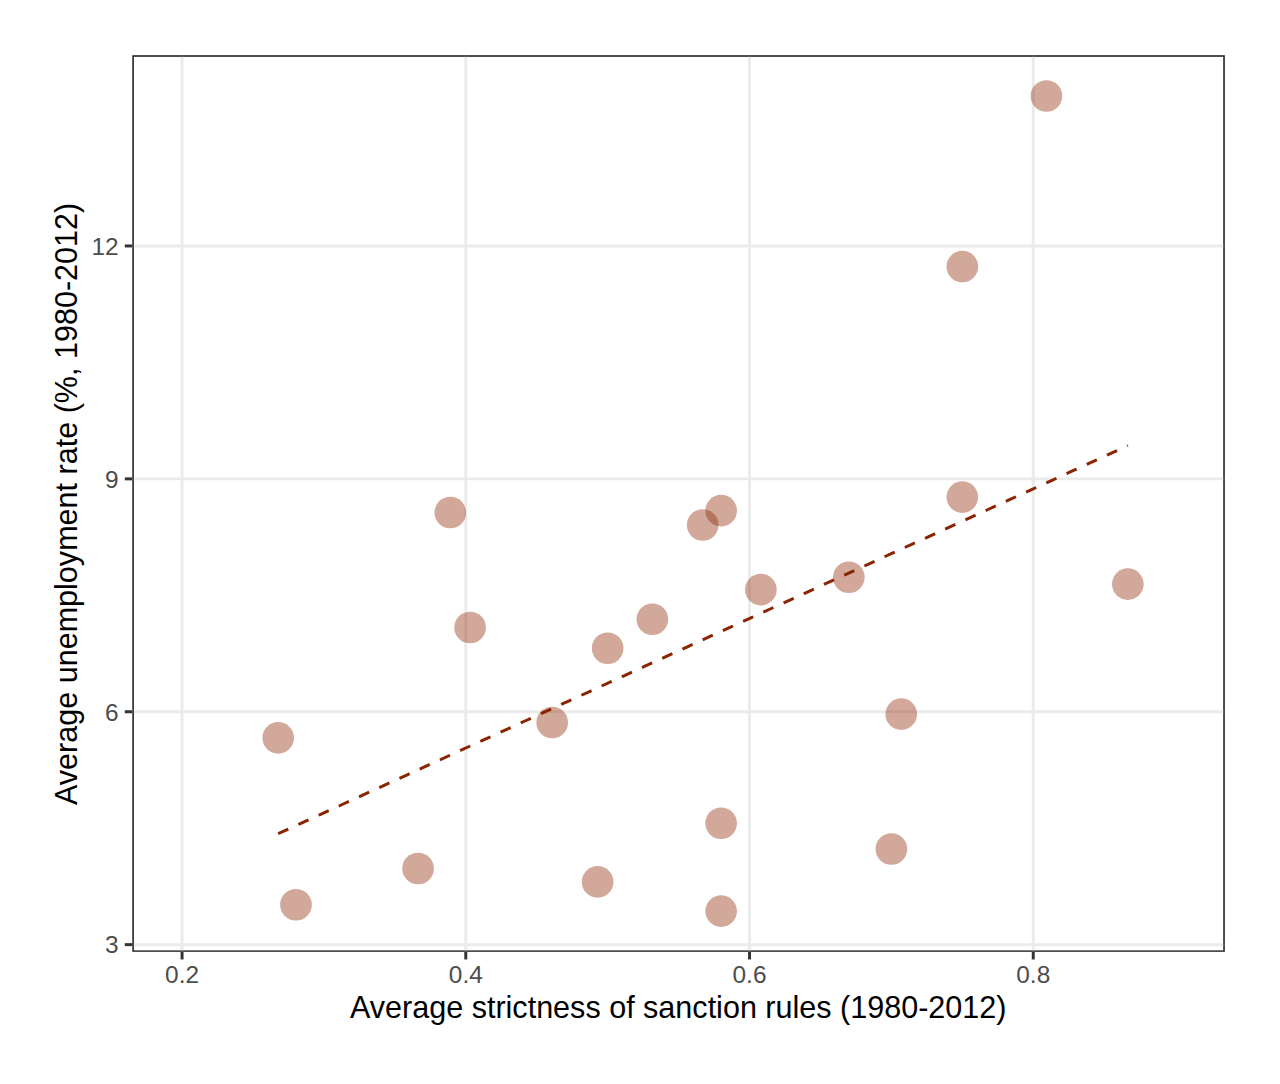
<file: sangraph.html>
<!DOCTYPE html>
<html>
<head>
<meta charset="utf-8" />
<title>girafe</title>
<script>(function() {
  // If window.HTMLWidgets is already defined, then use it; otherwise create a
  // new object. This allows preceding code to set options that affect the
  // initialization process (though none currently exist).
  window.HTMLWidgets = window.HTMLWidgets || {};

  // See if we're running in a viewer pane. If not, we're in a web browser.
  var viewerMode = window.HTMLWidgets.viewerMode =
      /\bviewer_pane=1\b/.test(window.location);

  // See if we're running in Shiny mode. If not, it's a static document.
  // Note that static widgets can appear in both Shiny and static modes, but
  // obviously, Shiny widgets can only appear in Shiny apps/documents.
  var shinyMode = window.HTMLWidgets.shinyMode =
      typeof(window.Shiny) !== "undefined" && !!window.Shiny.outputBindings;

  // We can't count on jQuery being available, so we implement our own
  // version if necessary.
  function querySelectorAll(scope, selector) {
    if (typeof(jQuery) !== "undefined" && scope instanceof jQuery) {
      return scope.find(selector);
    }
    if (scope.querySelectorAll) {
      return scope.querySelectorAll(selector);
    }
  }

  function asArray(value) {
    if (value === null)
      return [];
    if ($.isArray(value))
      return value;
    return [value];
  }

  // Implement jQuery's extend
  function extend(target /*, ... */) {
    if (arguments.length == 1) {
      return target;
    }
    for (var i = 1; i < arguments.length; i++) {
      var source = arguments[i];
      for (var prop in source) {
        if (source.hasOwnProperty(prop)) {
          target[prop] = source[prop];
        }
      }
    }
    return target;
  }

  // IE8 doesn't support Array.forEach.
  function forEach(values, callback, thisArg) {
    if (values.forEach) {
      values.forEach(callback, thisArg);
    } else {
      for (var i = 0; i < values.length; i++) {
        callback.call(thisArg, values[i], i, values);
      }
    }
  }

  // Replaces the specified method with the return value of funcSource.
  //
  // Note that funcSource should not BE the new method, it should be a function
  // that RETURNS the new method. funcSource receives a single argument that is
  // the overridden method, it can be called from the new method. The overridden
  // method can be called like a regular function, it has the target permanently
  // bound to it so "this" will work correctly.
  function overrideMethod(target, methodName, funcSource) {
    var superFunc = target[methodName] || function() {};
    var superFuncBound = function() {
      return superFunc.apply(target, arguments);
    };
    target[methodName] = funcSource(superFuncBound);
  }

  // Add a method to delegator that, when invoked, calls
  // delegatee.methodName. If there is no such method on
  // the delegatee, but there was one on delegator before
  // delegateMethod was called, then the original version
  // is invoked instead.
  // For example:
  //
  // var a = {
  //   method1: function() { console.log('a1'); }
  //   method2: function() { console.log('a2'); }
  // };
  // var b = {
  //   method1: function() { console.log('b1'); }
  // };
  // delegateMethod(a, b, "method1");
  // delegateMethod(a, b, "method2");
  // a.method1();
  // a.method2();
  //
  // The output would be "b1", "a2".
  function delegateMethod(delegator, delegatee, methodName) {
    var inherited = delegator[methodName];
    delegator[methodName] = function() {
      var target = delegatee;
      var method = delegatee[methodName];

      // The method doesn't exist on the delegatee. Instead,
      // call the method on the delegator, if it exists.
      if (!method) {
        target = delegator;
        method = inherited;
      }

      if (method) {
        return method.apply(target, arguments);
      }
    };
  }

  // Implement a vague facsimilie of jQuery's data method
  function elementData(el, name, value) {
    if (arguments.length == 2) {
      return el["htmlwidget_data_" + name];
    } else if (arguments.length == 3) {
      el["htmlwidget_data_" + name] = value;
      return el;
    } else {
      throw new Error("Wrong number of arguments for elementData: " +
        arguments.length);
    }
  }

  // http://stackoverflow.com/questions/3446170/escape-string-for-use-in-javascript-regex
  function escapeRegExp(str) {
    return str.replace(/[\-\[\]\/\{\}\(\)\*\+\?\.\\\^\$\|]/g, "\\$&");
  }

  function hasClass(el, className) {
    var re = new RegExp("\\b" + escapeRegExp(className) + "\\b");
    return re.test(el.className);
  }

  // elements - array (or array-like object) of HTML elements
  // className - class name to test for
  // include - if true, only return elements with given className;
  //   if false, only return elements *without* given className
  function filterByClass(elements, className, include) {
    var results = [];
    for (var i = 0; i < elements.length; i++) {
      if (hasClass(elements[i], className) == include)
        results.push(elements[i]);
    }
    return results;
  }

  function on(obj, eventName, func) {
    if (obj.addEventListener) {
      obj.addEventListener(eventName, func, false);
    } else if (obj.attachEvent) {
      obj.attachEvent(eventName, func);
    }
  }

  function off(obj, eventName, func) {
    if (obj.removeEventListener)
      obj.removeEventListener(eventName, func, false);
    else if (obj.detachEvent) {
      obj.detachEvent(eventName, func);
    }
  }

  // Translate array of values to top/right/bottom/left, as usual with
  // the "padding" CSS property
  // https://developer.mozilla.org/en-US/docs/Web/CSS/padding
  function unpackPadding(value) {
    if (typeof(value) === "number")
      value = [value];
    if (value.length === 1) {
      return {top: value[0], right: value[0], bottom: value[0], left: value[0]};
    }
    if (value.length === 2) {
      return {top: value[0], right: value[1], bottom: value[0], left: value[1]};
    }
    if (value.length === 3) {
      return {top: value[0], right: value[1], bottom: value[2], left: value[1]};
    }
    if (value.length === 4) {
      return {top: value[0], right: value[1], bottom: value[2], left: value[3]};
    }
  }

  // Convert an unpacked padding object to a CSS value
  function paddingToCss(paddingObj) {
    return paddingObj.top + "px " + paddingObj.right + "px " + paddingObj.bottom + "px " + paddingObj.left + "px";
  }

  // Makes a number suitable for CSS
  function px(x) {
    if (typeof(x) === "number")
      return x + "px";
    else
      return x;
  }

  // Retrieves runtime widget sizing information for an element.
  // The return value is either null, or an object with fill, padding,
  // defaultWidth, defaultHeight fields.
  function sizingPolicy(el) {
    var sizingEl = document.querySelector("script[data-for='" + el.id + "'][type='application/htmlwidget-sizing']");
    if (!sizingEl)
      return null;
    var sp = JSON.parse(sizingEl.textContent || sizingEl.text || "{}");
    if (viewerMode) {
      return sp.viewer;
    } else {
      return sp.browser;
    }
  }

  // @param tasks Array of strings (or falsy value, in which case no-op).
  //   Each element must be a valid JavaScript expression that yields a
  //   function. Or, can be an array of objects with "code" and "data"
  //   properties; in this case, the "code" property should be a string
  //   of JS that's an expr that yields a function, and "data" should be
  //   an object that will be added as an additional argument when that
  //   function is called.
  // @param target The object that will be "this" for each function
  //   execution.
  // @param args Array of arguments to be passed to the functions. (The
  //   same arguments will be passed to all functions.)
  function evalAndRun(tasks, target, args) {
    if (tasks) {
      forEach(tasks, function(task) {
        var theseArgs = args;
        if (typeof(task) === "object") {
          theseArgs = theseArgs.concat([task.data]);
          task = task.code;
        }
        var taskFunc = tryEval(task);
        if (typeof(taskFunc) !== "function") {
          throw new Error("Task must be a function! Source:\n" + task);
        }
        taskFunc.apply(target, theseArgs);
      });
    }
  }

  // Attempt eval() both with and without enclosing in parentheses.
  // Note that enclosing coerces a function declaration into
  // an expression that eval() can parse
  // (otherwise, a SyntaxError is thrown)
  function tryEval(code) {
    var result = null;
    try {
      result = eval(code);
    } catch(error) {
      if (!error instanceof SyntaxError) {
        throw error;
      }
      try {
        result = eval("(" + code + ")");
      } catch(e) {
        if (e instanceof SyntaxError) {
          throw error;
        } else {
          throw e;
        }
      }
    }
    return result;
  }

  function initSizing(el) {
    var sizing = sizingPolicy(el);
    if (!sizing)
      return;

    var cel = document.getElementById("htmlwidget_container");
    if (!cel)
      return;

    if (typeof(sizing.padding) !== "undefined") {
      document.body.style.margin = "0";
      document.body.style.padding = paddingToCss(unpackPadding(sizing.padding));
    }

    if (sizing.fill) {
      document.body.style.overflow = "hidden";
      document.body.style.width = "100%";
      document.body.style.height = "100%";
      document.documentElement.style.width = "100%";
      document.documentElement.style.height = "100%";
      if (cel) {
        cel.style.position = "absolute";
        var pad = unpackPadding(sizing.padding);
        cel.style.top = pad.top + "px";
        cel.style.right = pad.right + "px";
        cel.style.bottom = pad.bottom + "px";
        cel.style.left = pad.left + "px";
        el.style.width = "100%";
        el.style.height = "100%";
      }

      return {
        getWidth: function() { return cel.offsetWidth; },
        getHeight: function() { return cel.offsetHeight; }
      };

    } else {
      el.style.width = px(sizing.width);
      el.style.height = px(sizing.height);

      return {
        getWidth: function() { return el.offsetWidth; },
        getHeight: function() { return el.offsetHeight; }
      };
    }
  }

  // Default implementations for methods
  var defaults = {
    find: function(scope) {
      return querySelectorAll(scope, "." + this.name);
    },
    renderError: function(el, err) {
      var $el = $(el);

      this.clearError(el);

      // Add all these error classes, as Shiny does
      var errClass = "shiny-output-error";
      if (err.type !== null) {
        // use the classes of the error condition as CSS class names
        errClass = errClass + " " + $.map(asArray(err.type), function(type) {
          return errClass + "-" + type;
        }).join(" ");
      }
      errClass = errClass + " htmlwidgets-error";

      // Is el inline or block? If inline or inline-block, just display:none it
      // and add an inline error.
      var display = $el.css("display");
      $el.data("restore-display-mode", display);

      if (display === "inline" || display === "inline-block") {
        $el.hide();
        if (err.message !== "") {
          var errorSpan = $("<span>").addClass(errClass);
          errorSpan.text(err.message);
          $el.after(errorSpan);
        }
      } else if (display === "block") {
        // If block, add an error just after the el, set visibility:none on the
        // el, and position the error to be on top of the el.
        // Mark it with a unique ID and CSS class so we can remove it later.
        $el.css("visibility", "hidden");
        if (err.message !== "") {
          var errorDiv = $("<div>").addClass(errClass).css("position", "absolute")
            .css("top", el.offsetTop)
            .css("left", el.offsetLeft)
            // setting width can push out the page size, forcing otherwise
            // unnecessary scrollbars to appear and making it impossible for
            // the element to shrink; so use max-width instead
            .css("maxWidth", el.offsetWidth)
            .css("height", el.offsetHeight);
          errorDiv.text(err.message);
          $el.after(errorDiv);

          // Really dumb way to keep the size/position of the error in sync with
          // the parent element as the window is resized or whatever.
          var intId = setInterval(function() {
            if (!errorDiv[0].parentElement) {
              clearInterval(intId);
              return;
            }
            errorDiv
              .css("top", el.offsetTop)
              .css("left", el.offsetLeft)
              .css("maxWidth", el.offsetWidth)
              .css("height", el.offsetHeight);
          }, 500);
        }
      }
    },
    clearError: function(el) {
      var $el = $(el);
      var display = $el.data("restore-display-mode");
      $el.data("restore-display-mode", null);

      if (display === "inline" || display === "inline-block") {
        if (display)
          $el.css("display", display);
        $(el.nextSibling).filter(".htmlwidgets-error").remove();
      } else if (display === "block"){
        $el.css("visibility", "inherit");
        $(el.nextSibling).filter(".htmlwidgets-error").remove();
      }
    },
    sizing: {}
  };

  // Called by widget bindings to register a new type of widget. The definition
  // object can contain the following properties:
  // - name (required) - A string indicating the binding name, which will be
  //   used by default as the CSS classname to look for.
  // - initialize (optional) - A function(el) that will be called once per
  //   widget element; if a value is returned, it will be passed as the third
  //   value to renderValue.
  // - renderValue (required) - A function(el, data, initValue) that will be
  //   called with data. Static contexts will cause this to be called once per
  //   element; Shiny apps will cause this to be called multiple times per
  //   element, as the data changes.
  window.HTMLWidgets.widget = function(definition) {
    if (!definition.name) {
      throw new Error("Widget must have a name");
    }
    if (!definition.type) {
      throw new Error("Widget must have a type");
    }
    // Currently we only support output widgets
    if (definition.type !== "output") {
      throw new Error("Unrecognized widget type '" + definition.type + "'");
    }
    // TODO: Verify that .name is a valid CSS classname

    // Support new-style instance-bound definitions. Old-style class-bound
    // definitions have one widget "object" per widget per type/class of
    // widget; the renderValue and resize methods on such widget objects
    // take el and instance arguments, because the widget object can't
    // store them. New-style instance-bound definitions have one widget
    // object per widget instance; the definition that's passed in doesn't
    // provide renderValue or resize methods at all, just the single method
    //   factory(el, width, height)
    // which returns an object that has renderValue(x) and resize(w, h).
    // This enables a far more natural programming style for the widget
    // author, who can store per-instance state using either OO-style
    // instance fields or functional-style closure variables (I guess this
    // is in contrast to what can only be called C-style pseudo-OO which is
    // what we required before).
    if (definition.factory) {
      definition = createLegacyDefinitionAdapter(definition);
    }

    if (!definition.renderValue) {
      throw new Error("Widget must have a renderValue function");
    }

    // For static rendering (non-Shiny), use a simple widget registration
    // scheme. We also use this scheme for Shiny apps/documents that also
    // contain static widgets.
    window.HTMLWidgets.widgets = window.HTMLWidgets.widgets || [];
    // Merge defaults into the definition; don't mutate the original definition.
    var staticBinding = extend({}, defaults, definition);
    overrideMethod(staticBinding, "find", function(superfunc) {
      return function(scope) {
        var results = superfunc(scope);
        // Filter out Shiny outputs, we only want the static kind
        return filterByClass(results, "html-widget-output", false);
      };
    });
    window.HTMLWidgets.widgets.push(staticBinding);

    if (shinyMode) {
      // Shiny is running. Register the definition with an output binding.
      // The definition itself will not be the output binding, instead
      // we will make an output binding object that delegates to the
      // definition. This is because we foolishly used the same method
      // name (renderValue) for htmlwidgets definition and Shiny bindings
      // but they actually have quite different semantics (the Shiny
      // bindings receive data that includes lots of metadata that it
      // strips off before calling htmlwidgets renderValue). We can't
      // just ignore the difference because in some widgets it's helpful
      // to call this.renderValue() from inside of resize(), and if
      // we're not delegating, then that call will go to the Shiny
      // version instead of the htmlwidgets version.

      // Merge defaults with definition, without mutating either.
      var bindingDef = extend({}, defaults, definition);

      // This object will be our actual Shiny binding.
      var shinyBinding = new Shiny.OutputBinding();

      // With a few exceptions, we'll want to simply use the bindingDef's
      // version of methods if they are available, otherwise fall back to
      // Shiny's defaults. NOTE: If Shiny's output bindings gain additional
      // methods in the future, and we want them to be overrideable by
      // HTMLWidget binding definitions, then we'll need to add them to this
      // list.
      delegateMethod(shinyBinding, bindingDef, "getId");
      delegateMethod(shinyBinding, bindingDef, "onValueChange");
      delegateMethod(shinyBinding, bindingDef, "onValueError");
      delegateMethod(shinyBinding, bindingDef, "renderError");
      delegateMethod(shinyBinding, bindingDef, "clearError");
      delegateMethod(shinyBinding, bindingDef, "showProgress");

      // The find, renderValue, and resize are handled differently, because we
      // want to actually decorate the behavior of the bindingDef methods.

      shinyBinding.find = function(scope) {
        var results = bindingDef.find(scope);

        // Only return elements that are Shiny outputs, not static ones
        var dynamicResults = results.filter(".html-widget-output");

        // It's possible that whatever caused Shiny to think there might be
        // new dynamic outputs, also caused there to be new static outputs.
        // Since there might be lots of different htmlwidgets bindings, we
        // schedule execution for later--no need to staticRender multiple
        // times.
        if (results.length !== dynamicResults.length)
          scheduleStaticRender();

        return dynamicResults;
      };

      // Wrap renderValue to handle initialization, which unfortunately isn't
      // supported natively by Shiny at the time of this writing.

      shinyBinding.renderValue = function(el, data) {
        Shiny.renderDependencies(data.deps);
        // Resolve strings marked as javascript literals to objects
        if (!(data.evals instanceof Array)) data.evals = [data.evals];
        for (var i = 0; data.evals && i < data.evals.length; i++) {
          window.HTMLWidgets.evaluateStringMember(data.x, data.evals[i]);
        }
        if (!bindingDef.renderOnNullValue) {
          if (data.x === null) {
            el.style.visibility = "hidden";
            return;
          } else {
            el.style.visibility = "inherit";
          }
        }
        if (!elementData(el, "initialized")) {
          initSizing(el);

          elementData(el, "initialized", true);
          if (bindingDef.initialize) {
            var result = bindingDef.initialize(el, el.offsetWidth,
              el.offsetHeight);
            elementData(el, "init_result", result);
          }
        }
        bindingDef.renderValue(el, data.x, elementData(el, "init_result"));
        evalAndRun(data.jsHooks.render, elementData(el, "init_result"), [el, data.x]);
      };

      // Only override resize if bindingDef implements it
      if (bindingDef.resize) {
        shinyBinding.resize = function(el, width, height) {
          // Shiny can call resize before initialize/renderValue have been
          // called, which doesn't make sense for widgets.
          if (elementData(el, "initialized")) {
            bindingDef.resize(el, width, height, elementData(el, "init_result"));
          }
        };
      }

      Shiny.outputBindings.register(shinyBinding, bindingDef.name);
    }
  };

  var scheduleStaticRenderTimerId = null;
  function scheduleStaticRender() {
    if (!scheduleStaticRenderTimerId) {
      scheduleStaticRenderTimerId = setTimeout(function() {
        scheduleStaticRenderTimerId = null;
        window.HTMLWidgets.staticRender();
      }, 1);
    }
  }

  // Render static widgets after the document finishes loading
  // Statically render all elements that are of this widget's class
  window.HTMLWidgets.staticRender = function() {
    var bindings = window.HTMLWidgets.widgets || [];
    forEach(bindings, function(binding) {
      var matches = binding.find(document.documentElement);
      forEach(matches, function(el) {
        var sizeObj = initSizing(el, binding);

        if (hasClass(el, "html-widget-static-bound"))
          return;
        el.className = el.className + " html-widget-static-bound";

        var initResult;
        if (binding.initialize) {
          initResult = binding.initialize(el,
            sizeObj ? sizeObj.getWidth() : el.offsetWidth,
            sizeObj ? sizeObj.getHeight() : el.offsetHeight
          );
          elementData(el, "init_result", initResult);
        }

        if (binding.resize) {
          var lastSize = {
            w: sizeObj ? sizeObj.getWidth() : el.offsetWidth,
            h: sizeObj ? sizeObj.getHeight() : el.offsetHeight
          };
          var resizeHandler = function(e) {
            var size = {
              w: sizeObj ? sizeObj.getWidth() : el.offsetWidth,
              h: sizeObj ? sizeObj.getHeight() : el.offsetHeight
            };
            if (size.w === 0 && size.h === 0)
              return;
            if (size.w === lastSize.w && size.h === lastSize.h)
              return;
            lastSize = size;
            binding.resize(el, size.w, size.h, initResult);
          };

          on(window, "resize", resizeHandler);

          // This is needed for cases where we're running in a Shiny
          // app, but the widget itself is not a Shiny output, but
          // rather a simple static widget. One example of this is
          // an rmarkdown document that has runtime:shiny and widget
          // that isn't in a render function. Shiny only knows to
          // call resize handlers for Shiny outputs, not for static
          // widgets, so we do it ourselves.
          if (window.jQuery) {
            window.jQuery(document).on(
              "shown.htmlwidgets shown.bs.tab.htmlwidgets shown.bs.collapse.htmlwidgets",
              resizeHandler
            );
            window.jQuery(document).on(
              "hidden.htmlwidgets hidden.bs.tab.htmlwidgets hidden.bs.collapse.htmlwidgets",
              resizeHandler
            );
          }

          // This is needed for the specific case of ioslides, which
          // flips slides between display:none and display:block.
          // Ideally we would not have to have ioslide-specific code
          // here, but rather have ioslides raise a generic event,
          // but the rmarkdown package just went to CRAN so the
          // window to getting that fixed may be long.
          if (window.addEventListener) {
            // It's OK to limit this to window.addEventListener
            // browsers because ioslides itself only supports
            // such browsers.
            on(document, "slideenter", resizeHandler);
            on(document, "slideleave", resizeHandler);
          }
        }

        var scriptData = document.querySelector("script[data-for='" + el.id + "'][type='application/json']");
        if (scriptData) {
          var data = JSON.parse(scriptData.textContent || scriptData.text);
          // Resolve strings marked as javascript literals to objects
          if (!(data.evals instanceof Array)) data.evals = [data.evals];
          for (var k = 0; data.evals && k < data.evals.length; k++) {
            window.HTMLWidgets.evaluateStringMember(data.x, data.evals[k]);
          }
          binding.renderValue(el, data.x, initResult);
          evalAndRun(data.jsHooks.render, initResult, [el, data.x]);
        }
      });
    });

    invokePostRenderHandlers();
  }


  function has_jQuery3() {
    if (!window.jQuery) {
      return false;
    }
    var $version = window.jQuery.fn.jquery;
    var $major_version = parseInt($version.split(".")[0]);
    return $major_version >= 3;
  }

  /*
  / Shiny 1.4 bumped jQuery from 1.x to 3.x which means jQuery's
  / on-ready handler (i.e., $(fn)) is now asyncronous (i.e., it now
  / really means $(setTimeout(fn)).
  / https://jquery.com/upgrade-guide/3.0/#breaking-change-document-ready-handlers-are-now-asynchronous
  /
  / Since Shiny uses $() to schedule initShiny, shiny>=1.4 calls initShiny
  / one tick later than it did before, which means staticRender() is
  / called renderValue() earlier than (advanced) widget authors might be expecting.
  / https://github.com/rstudio/shiny/issues/2630
  /
  / For a concrete example, leaflet has some methods (e.g., updateBounds)
  / which reference Shiny methods registered in initShiny (e.g., setInputValue).
  / Since leaflet is privy to this life-cycle, it knows to use setTimeout() to
  / delay execution of those methods (until Shiny methods are ready)
  / https://github.com/rstudio/leaflet/blob/18ec981/javascript/src/index.js#L266-L268
  /
  / Ideally widget authors wouldn't need to use this setTimeout() hack that
  / leaflet uses to call Shiny methods on a staticRender(). In the long run,
  / the logic initShiny should be broken up so that method registration happens
  / right away, but binding happens later.
  */
  function maybeStaticRenderLater() {
    if (shinyMode && has_jQuery3()) {
      window.jQuery(window.HTMLWidgets.staticRender);
    } else {
      window.HTMLWidgets.staticRender();
    }
  }

  if (document.addEventListener) {
    document.addEventListener("DOMContentLoaded", function() {
      document.removeEventListener("DOMContentLoaded", arguments.callee, false);
      maybeStaticRenderLater();
    }, false);
  } else if (document.attachEvent) {
    document.attachEvent("onreadystatechange", function() {
      if (document.readyState === "complete") {
        document.detachEvent("onreadystatechange", arguments.callee);
        maybeStaticRenderLater();
      }
    });
  }


  window.HTMLWidgets.getAttachmentUrl = function(depname, key) {
    // If no key, default to the first item
    if (typeof(key) === "undefined")
      key = 1;

    var link = document.getElementById(depname + "-" + key + "-attachment");
    if (!link) {
      throw new Error("Attachment " + depname + "/" + key + " not found in document");
    }
    return link.getAttribute("href");
  };

  window.HTMLWidgets.dataframeToD3 = function(df) {
    var names = [];
    var length;
    for (var name in df) {
        if (df.hasOwnProperty(name))
            names.push(name);
        if (typeof(df[name]) !== "object" || typeof(df[name].length) === "undefined") {
            throw new Error("All fields must be arrays");
        } else if (typeof(length) !== "undefined" && length !== df[name].length) {
            throw new Error("All fields must be arrays of the same length");
        }
        length = df[name].length;
    }
    var results = [];
    var item;
    for (var row = 0; row < length; row++) {
        item = {};
        for (var col = 0; col < names.length; col++) {
            item[names[col]] = df[names[col]][row];
        }
        results.push(item);
    }
    return results;
  };

  window.HTMLWidgets.transposeArray2D = function(array) {
      if (array.length === 0) return array;
      var newArray = array[0].map(function(col, i) {
          return array.map(function(row) {
              return row[i]
          })
      });
      return newArray;
  };
  // Split value at splitChar, but allow splitChar to be escaped
  // using escapeChar. Any other characters escaped by escapeChar
  // will be included as usual (including escapeChar itself).
  function splitWithEscape(value, splitChar, escapeChar) {
    var results = [];
    var escapeMode = false;
    var currentResult = "";
    for (var pos = 0; pos < value.length; pos++) {
      if (!escapeMode) {
        if (value[pos] === splitChar) {
          results.push(currentResult);
          currentResult = "";
        } else if (value[pos] === escapeChar) {
          escapeMode = true;
        } else {
          currentResult += value[pos];
        }
      } else {
        currentResult += value[pos];
        escapeMode = false;
      }
    }
    if (currentResult !== "") {
      results.push(currentResult);
    }
    return results;
  }
  // Function authored by Yihui/JJ Allaire
  window.HTMLWidgets.evaluateStringMember = function(o, member) {
    var parts = splitWithEscape(member, '.', '\\');
    for (var i = 0, l = parts.length; i < l; i++) {
      var part = parts[i];
      // part may be a character or 'numeric' member name
      if (o !== null && typeof o === "object" && part in o) {
        if (i == (l - 1)) { // if we are at the end of the line then evalulate
          if (typeof o[part] === "string")
            o[part] = tryEval(o[part]);
        } else { // otherwise continue to next embedded object
          o = o[part];
        }
      }
    }
  };

  // Retrieve the HTMLWidget instance (i.e. the return value of an
  // HTMLWidget binding's initialize() or factory() function)
  // associated with an element, or null if none.
  window.HTMLWidgets.getInstance = function(el) {
    return elementData(el, "init_result");
  };

  // Finds the first element in the scope that matches the selector,
  // and returns the HTMLWidget instance (i.e. the return value of
  // an HTMLWidget binding's initialize() or factory() function)
  // associated with that element, if any. If no element matches the
  // selector, or the first matching element has no HTMLWidget
  // instance associated with it, then null is returned.
  //
  // The scope argument is optional, and defaults to window.document.
  window.HTMLWidgets.find = function(scope, selector) {
    if (arguments.length == 1) {
      selector = scope;
      scope = document;
    }

    var el = scope.querySelector(selector);
    if (el === null) {
      return null;
    } else {
      return window.HTMLWidgets.getInstance(el);
    }
  };

  // Finds all elements in the scope that match the selector, and
  // returns the HTMLWidget instances (i.e. the return values of
  // an HTMLWidget binding's initialize() or factory() function)
  // associated with the elements, in an array. If elements that
  // match the selector don't have an associated HTMLWidget
  // instance, the returned array will contain nulls.
  //
  // The scope argument is optional, and defaults to window.document.
  window.HTMLWidgets.findAll = function(scope, selector) {
    if (arguments.length == 1) {
      selector = scope;
      scope = document;
    }

    var nodes = scope.querySelectorAll(selector);
    var results = [];
    for (var i = 0; i < nodes.length; i++) {
      results.push(window.HTMLWidgets.getInstance(nodes[i]));
    }
    return results;
  };

  var postRenderHandlers = [];
  function invokePostRenderHandlers() {
    while (postRenderHandlers.length) {
      var handler = postRenderHandlers.shift();
      if (handler) {
        handler();
      }
    }
  }

  // Register the given callback function to be invoked after the
  // next time static widgets are rendered.
  window.HTMLWidgets.addPostRenderHandler = function(callback) {
    postRenderHandlers.push(callback);
  };

  // Takes a new-style instance-bound definition, and returns an
  // old-style class-bound definition. This saves us from having
  // to rewrite all the logic in this file to accomodate both
  // types of definitions.
  function createLegacyDefinitionAdapter(defn) {
    var result = {
      name: defn.name,
      type: defn.type,
      initialize: function(el, width, height) {
        return defn.factory(el, width, height);
      },
      renderValue: function(el, x, instance) {
        return instance.renderValue(x);
      },
      resize: function(el, width, height, instance) {
        return instance.resize(width, height);
      }
    };

    if (defn.find)
      result.find = defn.find;
    if (defn.renderError)
      result.renderError = defn.renderError;
    if (defn.clearError)
      result.clearError = defn.clearError;

    return result;
  }
})();

</script>
<script>// https://d3js.org v5.7.0 Copyright 2018 Mike Bostock
!function(t,n){"object"==typeof exports&&"undefined"!=typeof module?n(exports):"function"==typeof define&&define.amd?define(["exports"],n):n(t.d3=t.d3||{})}(this,function(t){"use strict";function n(t,n){return t<n?-1:t>n?1:t>=n?0:NaN}function e(t){var e;return 1===t.length&&(e=t,t=function(t,r){return n(e(t),r)}),{left:function(n,e,r,i){for(null==r&&(r=0),null==i&&(i=n.length);r<i;){var o=r+i>>>1;t(n[o],e)<0?r=o+1:i=o}return r},right:function(n,e,r,i){for(null==r&&(r=0),null==i&&(i=n.length);r<i;){var o=r+i>>>1;t(n[o],e)>0?i=o:r=o+1}return r}}}var r=e(n),i=r.right,o=r.left;function a(t,n){return[t,n]}function u(t){return null===t?NaN:+t}function f(t,n){var e,r,i=t.length,o=0,a=-1,f=0,c=0;if(null==n)for(;++a<i;)isNaN(e=u(t[a]))||(c+=(r=e-f)*(e-(f+=r/++o)));else for(;++a<i;)isNaN(e=u(n(t[a],a,t)))||(c+=(r=e-f)*(e-(f+=r/++o)));if(o>1)return c/(o-1)}function c(t,n){var e=f(t,n);return e?Math.sqrt(e):e}function s(t,n){var e,r,i,o=t.length,a=-1;if(null==n){for(;++a<o;)if(null!=(e=t[a])&&e>=e)for(r=i=e;++a<o;)null!=(e=t[a])&&(r>e&&(r=e),i<e&&(i=e))}else for(;++a<o;)if(null!=(e=n(t[a],a,t))&&e>=e)for(r=i=e;++a<o;)null!=(e=n(t[a],a,t))&&(r>e&&(r=e),i<e&&(i=e));return[r,i]}var l=Array.prototype,h=l.slice,d=l.map;function p(t){return function(){return t}}function v(t){return t}function g(t,n,e){t=+t,n=+n,e=(i=arguments.length)<2?(n=t,t=0,1):i<3?1:+e;for(var r=-1,i=0|Math.max(0,Math.ceil((n-t)/e)),o=new Array(i);++r<i;)o[r]=t+r*e;return o}var y=Math.sqrt(50),_=Math.sqrt(10),b=Math.sqrt(2);function m(t,n,e){var r,i,o,a,u=-1;if(e=+e,(t=+t)===(n=+n)&&e>0)return[t];if((r=n<t)&&(i=t,t=n,n=i),0===(a=x(t,n,e))||!isFinite(a))return[];if(a>0)for(t=Math.ceil(t/a),n=Math.floor(n/a),o=new Array(i=Math.ceil(n-t+1));++u<i;)o[u]=(t+u)*a;else for(t=Math.floor(t*a),n=Math.ceil(n*a),o=new Array(i=Math.ceil(t-n+1));++u<i;)o[u]=(t-u)/a;return r&&o.reverse(),o}function x(t,n,e){var r=(n-t)/Math.max(0,e),i=Math.floor(Math.log(r)/Math.LN10),o=r/Math.pow(10,i);return i>=0?(o>=y?10:o>=_?5:o>=b?2:1)*Math.pow(10,i):-Math.pow(10,-i)/(o>=y?10:o>=_?5:o>=b?2:1)}function w(t,n,e){var r=Math.abs(n-t)/Math.max(0,e),i=Math.pow(10,Math.floor(Math.log(r)/Math.LN10)),o=r/i;return o>=y?i*=10:o>=_?i*=5:o>=b&&(i*=2),n<t?-i:i}function M(t){return Math.ceil(Math.log(t.length)/Math.LN2)+1}function A(t,n,e){if(null==e&&(e=u),r=t.length){if((n=+n)<=0||r<2)return+e(t[0],0,t);if(n>=1)return+e(t[r-1],r-1,t);var r,i=(r-1)*n,o=Math.floor(i),a=+e(t[o],o,t);return a+(+e(t[o+1],o+1,t)-a)*(i-o)}}function T(t,n){var e,r,i=t.length,o=-1;if(null==n){for(;++o<i;)if(null!=(e=t[o])&&e>=e)for(r=e;++o<i;)null!=(e=t[o])&&e>r&&(r=e)}else for(;++o<i;)if(null!=(e=n(t[o],o,t))&&e>=e)for(r=e;++o<i;)null!=(e=n(t[o],o,t))&&e>r&&(r=e);return r}function N(t){for(var n,e,r,i=t.length,o=-1,a=0;++o<i;)a+=t[o].length;for(e=new Array(a);--i>=0;)for(n=(r=t[i]).length;--n>=0;)e[--a]=r[n];return e}function S(t,n){var e,r,i=t.length,o=-1;if(null==n){for(;++o<i;)if(null!=(e=t[o])&&e>=e)for(r=e;++o<i;)null!=(e=t[o])&&r>e&&(r=e)}else for(;++o<i;)if(null!=(e=n(t[o],o,t))&&e>=e)for(r=e;++o<i;)null!=(e=n(t[o],o,t))&&r>e&&(r=e);return r}function E(t){if(!(i=t.length))return[];for(var n=-1,e=S(t,k),r=new Array(e);++n<e;)for(var i,o=-1,a=r[n]=new Array(i);++o<i;)a[o]=t[o][n];return r}function k(t){return t.length}var C=Array.prototype.slice;function P(t){return t}var z=1,R=2,L=3,D=4,U=1e-6;function q(t){return"translate("+(t+.5)+",0)"}function O(t){return"translate(0,"+(t+.5)+")"}function Y(){return!this.__axis}function B(t,n){var e=[],r=null,i=null,o=6,a=6,u=3,f=t===z||t===D?-1:1,c=t===D||t===R?"x":"y",s=t===z||t===L?q:O;function l(l){var h=null==r?n.ticks?n.ticks.apply(n,e):n.domain():r,d=null==i?n.tickFormat?n.tickFormat.apply(n,e):P:i,p=Math.max(o,0)+u,v=n.range(),g=+v[0]+.5,y=+v[v.length-1]+.5,_=(n.bandwidth?function(t){var n=Math.max(0,t.bandwidth()-1)/2;return t.round()&&(n=Math.round(n)),function(e){return+t(e)+n}}:function(t){return function(n){return+t(n)}})(n.copy()),b=l.selection?l.selection():l,m=b.selectAll(".domain").data([null]),x=b.selectAll(".tick").data(h,n).order(),w=x.exit(),M=x.enter().append("g").attr("class","tick"),A=x.select("line"),T=x.select("text");m=m.merge(m.enter().insert("path",".tick").attr("class","domain").attr("stroke","currentColor")),x=x.merge(M),A=A.merge(M.append("line").attr("stroke","currentColor").attr(c+"2",f*o)),T=T.merge(M.append("text").attr("fill","currentColor").attr(c,f*p).attr("dy",t===z?"0em":t===L?"0.71em":"0.32em")),l!==b&&(m=m.transition(l),x=x.transition(l),A=A.transition(l),T=T.transition(l),w=w.transition(l).attr("opacity",U).attr("transform",function(t){return isFinite(t=_(t))?s(t):this.getAttribute("transform")}),M.attr("opacity",U).attr("transform",function(t){var n=this.parentNode.__axis;return s(n&&isFinite(n=n(t))?n:_(t))})),w.remove(),m.attr("d",t===D||t==R?a?"M"+f*a+","+g+"H0.5V"+y+"H"+f*a:"M0.5,"+g+"V"+y:a?"M"+g+","+f*a+"V0.5H"+y+"V"+f*a:"M"+g+",0.5H"+y),x.attr("opacity",1).attr("transform",function(t){return s(_(t))}),A.attr(c+"2",f*o),T.attr(c,f*p).text(d),b.filter(Y).attr("fill","none").attr("font-size",10).attr("font-family","sans-serif").attr("text-anchor",t===R?"start":t===D?"end":"middle"),b.each(function(){this.__axis=_})}return l.scale=function(t){return arguments.length?(n=t,l):n},l.ticks=function(){return e=C.call(arguments),l},l.tickArguments=function(t){return arguments.length?(e=null==t?[]:C.call(t),l):e.slice()},l.tickValues=function(t){return arguments.length?(r=null==t?null:C.call(t),l):r&&r.slice()},l.tickFormat=function(t){return arguments.length?(i=t,l):i},l.tickSize=function(t){return arguments.length?(o=a=+t,l):o},l.tickSizeInner=function(t){return arguments.length?(o=+t,l):o},l.tickSizeOuter=function(t){return arguments.length?(a=+t,l):a},l.tickPadding=function(t){return arguments.length?(u=+t,l):u},l}var F={value:function(){}};function I(){for(var t,n=0,e=arguments.length,r={};n<e;++n){if(!(t=arguments[n]+"")||t in r)throw new Error("illegal type: "+t);r[t]=[]}return new H(r)}function H(t){this._=t}function j(t,n){for(var e,r=0,i=t.length;r<i;++r)if((e=t[r]).name===n)return e.value}function X(t,n,e){for(var r=0,i=t.length;r<i;++r)if(t[r].name===n){t[r]=F,t=t.slice(0,r).concat(t.slice(r+1));break}return null!=e&&t.push({name:n,value:e}),t}H.prototype=I.prototype={constructor:H,on:function(t,n){var e,r,i=this._,o=(r=i,(t+"").trim().split(/^|\s+/).map(function(t){var n="",e=t.indexOf(".");if(e>=0&&(n=t.slice(e+1),t=t.slice(0,e)),t&&!r.hasOwnProperty(t))throw new Error("unknown type: "+t);return{type:t,name:n}})),a=-1,u=o.length;if(!(arguments.length<2)){if(null!=n&&"function"!=typeof n)throw new Error("invalid callback: "+n);for(;++a<u;)if(e=(t=o[a]).type)i[e]=X(i[e],t.name,n);else if(null==n)for(e in i)i[e]=X(i[e],t.name,null);return this}for(;++a<u;)if((e=(t=o[a]).type)&&(e=j(i[e],t.name)))return e},copy:function(){var t={},n=this._;for(var e in n)t[e]=n[e].slice();return new H(t)},call:function(t,n){if((e=arguments.length-2)>0)for(var e,r,i=new Array(e),o=0;o<e;++o)i[o]=arguments[o+2];if(!this._.hasOwnProperty(t))throw new Error("unknown type: "+t);for(o=0,e=(r=this._[t]).length;o<e;++o)r[o].value.apply(n,i)},apply:function(t,n,e){if(!this._.hasOwnProperty(t))throw new Error("unknown type: "+t);for(var r=this._[t],i=0,o=r.length;i<o;++i)r[i].value.apply(n,e)}};var G="http://www.w3.org/1999/xhtml",V={svg:"http://www.w3.org/2000/svg",xhtml:G,xlink:"http://www.w3.org/1999/xlink",xml:"http://www.w3.org/XML/1998/namespace",xmlns:"http://www.w3.org/2000/xmlns/"};function $(t){var n=t+="",e=n.indexOf(":");return e>=0&&"xmlns"!==(n=t.slice(0,e))&&(t=t.slice(e+1)),V.hasOwnProperty(n)?{space:V[n],local:t}:t}function W(t){var n=$(t);return(n.local?function(t){return function(){return this.ownerDocument.createElementNS(t.space,t.local)}}:function(t){return function(){var n=this.ownerDocument,e=this.namespaceURI;return e===G&&n.documentElement.namespaceURI===G?n.createElement(t):n.createElementNS(e,t)}})(n)}function Z(){}function Q(t){return null==t?Z:function(){return this.querySelector(t)}}function J(){return[]}function K(t){return null==t?J:function(){return this.querySelectorAll(t)}}var tt=function(t){return function(){return this.matches(t)}};if("undefined"!=typeof document){var nt=document.documentElement;if(!nt.matches){var et=nt.webkitMatchesSelector||nt.msMatchesSelector||nt.mozMatchesSelector||nt.oMatchesSelector;tt=function(t){return function(){return et.call(this,t)}}}}var rt=tt;function it(t){return new Array(t.length)}function ot(t,n){this.ownerDocument=t.ownerDocument,this.namespaceURI=t.namespaceURI,this._next=null,this._parent=t,this.__data__=n}ot.prototype={constructor:ot,appendChild:function(t){return this._parent.insertBefore(t,this._next)},insertBefore:function(t,n){return this._parent.insertBefore(t,n)},querySelector:function(t){return this._parent.querySelector(t)},querySelectorAll:function(t){return this._parent.querySelectorAll(t)}};var at="$";function ut(t,n,e,r,i,o){for(var a,u=0,f=n.length,c=o.length;u<c;++u)(a=n[u])?(a.__data__=o[u],r[u]=a):e[u]=new ot(t,o[u]);for(;u<f;++u)(a=n[u])&&(i[u]=a)}function ft(t,n,e,r,i,o,a){var u,f,c,s={},l=n.length,h=o.length,d=new Array(l);for(u=0;u<l;++u)(f=n[u])&&(d[u]=c=at+a.call(f,f.__data__,u,n),c in s?i[u]=f:s[c]=f);for(u=0;u<h;++u)(f=s[c=at+a.call(t,o[u],u,o)])?(r[u]=f,f.__data__=o[u],s[c]=null):e[u]=new ot(t,o[u]);for(u=0;u<l;++u)(f=n[u])&&s[d[u]]===f&&(i[u]=f)}function ct(t,n){return t<n?-1:t>n?1:t>=n?0:NaN}function st(t){return t.ownerDocument&&t.ownerDocument.defaultView||t.document&&t||t.defaultView}function lt(t,n){return t.style.getPropertyValue(n)||st(t).getComputedStyle(t,null).getPropertyValue(n)}function ht(t){return t.trim().split(/^|\s+/)}function dt(t){return t.classList||new pt(t)}function pt(t){this._node=t,this._names=ht(t.getAttribute("class")||"")}function vt(t,n){for(var e=dt(t),r=-1,i=n.length;++r<i;)e.add(n[r])}function gt(t,n){for(var e=dt(t),r=-1,i=n.length;++r<i;)e.remove(n[r])}function yt(){this.textContent=""}function _t(){this.innerHTML=""}function bt(){this.nextSibling&&this.parentNode.appendChild(this)}function mt(){this.previousSibling&&this.parentNode.insertBefore(this,this.parentNode.firstChild)}function xt(){return null}function wt(){var t=this.parentNode;t&&t.removeChild(this)}function Mt(){return this.parentNode.insertBefore(this.cloneNode(!1),this.nextSibling)}function At(){return this.parentNode.insertBefore(this.cloneNode(!0),this.nextSibling)}pt.prototype={add:function(t){this._names.indexOf(t)<0&&(this._names.push(t),this._node.setAttribute("class",this._names.join(" ")))},remove:function(t){var n=this._names.indexOf(t);n>=0&&(this._names.splice(n,1),this._node.setAttribute("class",this._names.join(" ")))},contains:function(t){return this._names.indexOf(t)>=0}};var Tt={};(t.event=null,"undefined"!=typeof document)&&("onmouseenter"in document.documentElement||(Tt={mouseenter:"mouseover",mouseleave:"mouseout"}));function Nt(t,n,e){return t=St(t,n,e),function(n){var e=n.relatedTarget;e&&(e===this||8&e.compareDocumentPosition(this))||t.call(this,n)}}function St(n,e,r){return function(i){var o=t.event;t.event=i;try{n.call(this,this.__data__,e,r)}finally{t.event=o}}}function Et(t){return function(){var n=this.__on;if(n){for(var e,r=0,i=-1,o=n.length;r<o;++r)e=n[r],t.type&&e.type!==t.type||e.name!==t.name?n[++i]=e:this.removeEventListener(e.type,e.listener,e.capture);++i?n.length=i:delete this.__on}}}function kt(t,n,e){var r=Tt.hasOwnProperty(t.type)?Nt:St;return function(i,o,a){var u,f=this.__on,c=r(n,o,a);if(f)for(var s=0,l=f.length;s<l;++s)if((u=f[s]).type===t.type&&u.name===t.name)return this.removeEventListener(u.type,u.listener,u.capture),this.addEventListener(u.type,u.listener=c,u.capture=e),void(u.value=n);this.addEventListener(t.type,c,e),u={type:t.type,name:t.name,value:n,listener:c,capture:e},f?f.push(u):this.__on=[u]}}function Ct(n,e,r,i){var o=t.event;n.sourceEvent=t.event,t.event=n;try{return e.apply(r,i)}finally{t.event=o}}function Pt(t,n,e){var r=st(t),i=r.CustomEvent;"function"==typeof i?i=new i(n,e):(i=r.document.createEvent("Event"),e?(i.initEvent(n,e.bubbles,e.cancelable),i.detail=e.detail):i.initEvent(n,!1,!1)),t.dispatchEvent(i)}var zt=[null];function Rt(t,n){this._groups=t,this._parents=n}function Lt(){return new Rt([[document.documentElement]],zt)}function Dt(t){return"string"==typeof t?new Rt([[document.querySelector(t)]],[document.documentElement]):new Rt([[t]],zt)}Rt.prototype=Lt.prototype={constructor:Rt,select:function(t){"function"!=typeof t&&(t=Q(t));for(var n=this._groups,e=n.length,r=new Array(e),i=0;i<e;++i)for(var o,a,u=n[i],f=u.length,c=r[i]=new Array(f),s=0;s<f;++s)(o=u[s])&&(a=t.call(o,o.__data__,s,u))&&("__data__"in o&&(a.__data__=o.__data__),c[s]=a);return new Rt(r,this._parents)},selectAll:function(t){"function"!=typeof t&&(t=K(t));for(var n=this._groups,e=n.length,r=[],i=[],o=0;o<e;++o)for(var a,u=n[o],f=u.length,c=0;c<f;++c)(a=u[c])&&(r.push(t.call(a,a.__data__,c,u)),i.push(a));return new Rt(r,i)},filter:function(t){"function"!=typeof t&&(t=rt(t));for(var n=this._groups,e=n.length,r=new Array(e),i=0;i<e;++i)for(var o,a=n[i],u=a.length,f=r[i]=[],c=0;c<u;++c)(o=a[c])&&t.call(o,o.__data__,c,a)&&f.push(o);return new Rt(r,this._parents)},data:function(t,n){if(!t)return p=new Array(this.size()),s=-1,this.each(function(t){p[++s]=t}),p;var e,r=n?ft:ut,i=this._parents,o=this._groups;"function"!=typeof t&&(e=t,t=function(){return e});for(var a=o.length,u=new Array(a),f=new Array(a),c=new Array(a),s=0;s<a;++s){var l=i[s],h=o[s],d=h.length,p=t.call(l,l&&l.__data__,s,i),v=p.length,g=f[s]=new Array(v),y=u[s]=new Array(v);r(l,h,g,y,c[s]=new Array(d),p,n);for(var _,b,m=0,x=0;m<v;++m)if(_=g[m]){for(m>=x&&(x=m+1);!(b=y[x])&&++x<v;);_._next=b||null}}return(u=new Rt(u,i))._enter=f,u._exit=c,u},enter:function(){return new Rt(this._enter||this._groups.map(it),this._parents)},exit:function(){return new Rt(this._exit||this._groups.map(it),this._parents)},merge:function(t){for(var n=this._groups,e=t._groups,r=n.length,i=e.length,o=Math.min(r,i),a=new Array(r),u=0;u<o;++u)for(var f,c=n[u],s=e[u],l=c.length,h=a[u]=new Array(l),d=0;d<l;++d)(f=c[d]||s[d])&&(h[d]=f);for(;u<r;++u)a[u]=n[u];return new Rt(a,this._parents)},order:function(){for(var t=this._groups,n=-1,e=t.length;++n<e;)for(var r,i=t[n],o=i.length-1,a=i[o];--o>=0;)(r=i[o])&&(a&&a!==r.nextSibling&&a.parentNode.insertBefore(r,a),a=r);return this},sort:function(t){function n(n,e){return n&&e?t(n.__data__,e.__data__):!n-!e}t||(t=ct);for(var e=this._groups,r=e.length,i=new Array(r),o=0;o<r;++o){for(var a,u=e[o],f=u.length,c=i[o]=new Array(f),s=0;s<f;++s)(a=u[s])&&(c[s]=a);c.sort(n)}return new Rt(i,this._parents).order()},call:function(){var t=arguments[0];return arguments[0]=this,t.apply(null,arguments),this},nodes:function(){var t=new Array(this.size()),n=-1;return this.each(function(){t[++n]=this}),t},node:function(){for(var t=this._groups,n=0,e=t.length;n<e;++n)for(var r=t[n],i=0,o=r.length;i<o;++i){var a=r[i];if(a)return a}return null},size:function(){var t=0;return this.each(function(){++t}),t},empty:function(){return!this.node()},each:function(t){for(var n=this._groups,e=0,r=n.length;e<r;++e)for(var i,o=n[e],a=0,u=o.length;a<u;++a)(i=o[a])&&t.call(i,i.__data__,a,o);return this},attr:function(t,n){var e=$(t);if(arguments.length<2){var r=this.node();return e.local?r.getAttributeNS(e.space,e.local):r.getAttribute(e)}return this.each((null==n?e.local?function(t){return function(){this.removeAttributeNS(t.space,t.local)}}:function(t){return function(){this.removeAttribute(t)}}:"function"==typeof n?e.local?function(t,n){return function(){var e=n.apply(this,arguments);null==e?this.removeAttributeNS(t.space,t.local):this.setAttributeNS(t.space,t.local,e)}}:function(t,n){return function(){var e=n.apply(this,arguments);null==e?this.removeAttribute(t):this.setAttribute(t,e)}}:e.local?function(t,n){return function(){this.setAttributeNS(t.space,t.local,n)}}:function(t,n){return function(){this.setAttribute(t,n)}})(e,n))},style:function(t,n,e){return arguments.length>1?this.each((null==n?function(t){return function(){this.style.removeProperty(t)}}:"function"==typeof n?function(t,n,e){return function(){var r=n.apply(this,arguments);null==r?this.style.removeProperty(t):this.style.setProperty(t,r,e)}}:function(t,n,e){return function(){this.style.setProperty(t,n,e)}})(t,n,null==e?"":e)):lt(this.node(),t)},property:function(t,n){return arguments.length>1?this.each((null==n?function(t){return function(){delete this[t]}}:"function"==typeof n?function(t,n){return function(){var e=n.apply(this,arguments);null==e?delete this[t]:this[t]=e}}:function(t,n){return function(){this[t]=n}})(t,n)):this.node()[t]},classed:function(t,n){var e=ht(t+"");if(arguments.length<2){for(var r=dt(this.node()),i=-1,o=e.length;++i<o;)if(!r.contains(e[i]))return!1;return!0}return this.each(("function"==typeof n?function(t,n){return function(){(n.apply(this,arguments)?vt:gt)(this,t)}}:n?function(t){return function(){vt(this,t)}}:function(t){return function(){gt(this,t)}})(e,n))},text:function(t){return arguments.length?this.each(null==t?yt:("function"==typeof t?function(t){return function(){var n=t.apply(this,arguments);this.textContent=null==n?"":n}}:function(t){return function(){this.textContent=t}})(t)):this.node().textContent},html:function(t){return arguments.length?this.each(null==t?_t:("function"==typeof t?function(t){return function(){var n=t.apply(this,arguments);this.innerHTML=null==n?"":n}}:function(t){return function(){this.innerHTML=t}})(t)):this.node().innerHTML},raise:function(){return this.each(bt)},lower:function(){return this.each(mt)},append:function(t){var n="function"==typeof t?t:W(t);return this.select(function(){return this.appendChild(n.apply(this,arguments))})},insert:function(t,n){var e="function"==typeof t?t:W(t),r=null==n?xt:"function"==typeof n?n:Q(n);return this.select(function(){return this.insertBefore(e.apply(this,arguments),r.apply(this,arguments)||null)})},remove:function(){return this.each(wt)},clone:function(t){return this.select(t?At:Mt)},datum:function(t){return arguments.length?this.property("__data__",t):this.node().__data__},on:function(t,n,e){var r,i,o=function(t){return t.trim().split(/^|\s+/).map(function(t){var n="",e=t.indexOf(".");return e>=0&&(n=t.slice(e+1),t=t.slice(0,e)),{type:t,name:n}})}(t+""),a=o.length;if(!(arguments.length<2)){for(u=n?kt:Et,null==e&&(e=!1),r=0;r<a;++r)this.each(u(o[r],n,e));return this}var u=this.node().__on;if(u)for(var f,c=0,s=u.length;c<s;++c)for(r=0,f=u[c];r<a;++r)if((i=o[r]).type===f.type&&i.name===f.name)return f.value},dispatch:function(t,n){return this.each(("function"==typeof n?function(t,n){return function(){return Pt(this,t,n.apply(this,arguments))}}:function(t,n){return function(){return Pt(this,t,n)}})(t,n))}};var Ut=0;function qt(){return new Ot}function Ot(){this._="@"+(++Ut).toString(36)}function Yt(){for(var n,e=t.event;n=e.sourceEvent;)e=n;return e}function Bt(t,n){var e=t.ownerSVGElement||t;if(e.createSVGPoint){var r=e.createSVGPoint();return r.x=n.clientX,r.y=n.clientY,[(r=r.matrixTransform(t.getScreenCTM().inverse())).x,r.y]}var i=t.getBoundingClientRect();return[n.clientX-i.left-t.clientLeft,n.clientY-i.top-t.clientTop]}function Ft(t){var n=Yt();return n.changedTouches&&(n=n.changedTouches[0]),Bt(t,n)}function It(t,n,e){arguments.length<3&&(e=n,n=Yt().changedTouches);for(var r,i=0,o=n?n.length:0;i<o;++i)if((r=n[i]).identifier===e)return Bt(t,r);return null}function Ht(){t.event.stopImmediatePropagation()}function jt(){t.event.preventDefault(),t.event.stopImmediatePropagation()}function Xt(t){var n=t.document.documentElement,e=Dt(t).on("dragstart.drag",jt,!0);"onselectstart"in n?e.on("selectstart.drag",jt,!0):(n.__noselect=n.style.MozUserSelect,n.style.MozUserSelect="none")}function Gt(t,n){var e=t.document.documentElement,r=Dt(t).on("dragstart.drag",null);n&&(r.on("click.drag",jt,!0),setTimeout(function(){r.on("click.drag",null)},0)),"onselectstart"in e?r.on("selectstart.drag",null):(e.style.MozUserSelect=e.__noselect,delete e.__noselect)}function Vt(t){return function(){return t}}function $t(t,n,e,r,i,o,a,u,f,c){this.target=t,this.type=n,this.subject=e,this.identifier=r,this.active=i,this.x=o,this.y=a,this.dx=u,this.dy=f,this._=c}function Wt(){return!t.event.button}function Zt(){return this.parentNode}function Qt(n){return null==n?{x:t.event.x,y:t.event.y}:n}function Jt(){return"ontouchstart"in this}function Kt(t,n,e){t.prototype=n.prototype=e,e.constructor=t}function tn(t,n){var e=Object.create(t.prototype);for(var r in n)e[r]=n[r];return e}function nn(){}Ot.prototype=qt.prototype={constructor:Ot,get:function(t){for(var n=this._;!(n in t);)if(!(t=t.parentNode))return;return t[n]},set:function(t,n){return t[this._]=n},remove:function(t){return this._ in t&&delete t[this._]},toString:function(){return this._}},$t.prototype.on=function(){var t=this._.on.apply(this._,arguments);return t===this._?this:t};var en="\\s*([+-]?\\d+)\\s*",rn="\\s*([+-]?\\d*\\.?\\d+(?:[eE][+-]?\\d+)?)\\s*",on="\\s*([+-]?\\d*\\.?\\d+(?:[eE][+-]?\\d+)?)%\\s*",an=/^#([0-9a-f]{3})$/,un=/^#([0-9a-f]{6})$/,fn=new RegExp("^rgb\\("+[en,en,en]+"\\)$"),cn=new RegExp("^rgb\\("+[on,on,on]+"\\)$"),sn=new RegExp("^rgba\\("+[en,en,en,rn]+"\\)$"),ln=new RegExp("^rgba\\("+[on,on,on,rn]+"\\)$"),hn=new RegExp("^hsl\\("+[rn,on,on]+"\\)$"),dn=new RegExp("^hsla\\("+[rn,on,on,rn]+"\\)$"),pn={aliceblue:15792383,antiquewhite:16444375,aqua:65535,aquamarine:8388564,azure:15794175,beige:16119260,bisque:16770244,black:0,blanchedalmond:16772045,blue:255,blueviolet:9055202,brown:10824234,burlywood:14596231,cadetblue:6266528,chartreuse:8388352,chocolate:13789470,coral:16744272,cornflowerblue:6591981,cornsilk:16775388,crimson:14423100,cyan:65535,darkblue:139,darkcyan:35723,darkgoldenrod:12092939,darkgray:11119017,darkgreen:25600,darkgrey:11119017,darkkhaki:12433259,darkmagenta:9109643,darkolivegreen:5597999,darkorange:16747520,darkorchid:10040012,darkred:9109504,darksalmon:15308410,darkseagreen:9419919,darkslateblue:4734347,darkslategray:3100495,darkslategrey:3100495,darkturquoise:52945,darkviolet:9699539,deeppink:16716947,deepskyblue:49151,dimgray:6908265,dimgrey:6908265,dodgerblue:2003199,firebrick:11674146,floralwhite:16775920,forestgreen:2263842,fuchsia:16711935,gainsboro:14474460,ghostwhite:16316671,gold:16766720,goldenrod:14329120,gray:8421504,green:32768,greenyellow:11403055,grey:8421504,honeydew:15794160,hotpink:16738740,indianred:13458524,indigo:4915330,ivory:16777200,khaki:15787660,lavender:15132410,lavenderblush:16773365,lawngreen:8190976,lemonchiffon:16775885,lightblue:11393254,lightcoral:15761536,lightcyan:14745599,lightgoldenrodyellow:16448210,lightgray:13882323,lightgreen:9498256,lightgrey:13882323,lightpink:16758465,lightsalmon:16752762,lightseagreen:2142890,lightskyblue:8900346,lightslategray:7833753,lightslategrey:7833753,lightsteelblue:11584734,lightyellow:16777184,lime:65280,limegreen:3329330,linen:16445670,magenta:16711935,maroon:8388608,mediumaquamarine:6737322,mediumblue:205,mediumorchid:12211667,mediumpurple:9662683,mediumseagreen:3978097,mediumslateblue:8087790,mediumspringgreen:64154,mediumturquoise:4772300,mediumvioletred:13047173,midnightblue:1644912,mintcream:16121850,mistyrose:16770273,moccasin:16770229,navajowhite:16768685,navy:128,oldlace:16643558,olive:8421376,olivedrab:7048739,orange:16753920,orangered:16729344,orchid:14315734,palegoldenrod:15657130,palegreen:10025880,paleturquoise:11529966,palevioletred:14381203,papayawhip:16773077,peachpuff:16767673,peru:13468991,pink:16761035,plum:14524637,powderblue:11591910,purple:8388736,rebeccapurple:6697881,red:16711680,rosybrown:12357519,royalblue:4286945,saddlebrown:9127187,salmon:16416882,sandybrown:16032864,seagreen:3050327,seashell:16774638,sienna:10506797,silver:12632256,skyblue:8900331,slateblue:6970061,slategray:7372944,slategrey:7372944,snow:16775930,springgreen:65407,steelblue:4620980,tan:13808780,teal:32896,thistle:14204888,tomato:16737095,turquoise:4251856,violet:15631086,wheat:16113331,white:16777215,whitesmoke:16119285,yellow:16776960,yellowgreen:10145074};function vn(t){var n;return t=(t+"").trim().toLowerCase(),(n=an.exec(t))?new mn((n=parseInt(n[1],16))>>8&15|n>>4&240,n>>4&15|240&n,(15&n)<<4|15&n,1):(n=un.exec(t))?gn(parseInt(n[1],16)):(n=fn.exec(t))?new mn(n[1],n[2],n[3],1):(n=cn.exec(t))?new mn(255*n[1]/100,255*n[2]/100,255*n[3]/100,1):(n=sn.exec(t))?yn(n[1],n[2],n[3],n[4]):(n=ln.exec(t))?yn(255*n[1]/100,255*n[2]/100,255*n[3]/100,n[4]):(n=hn.exec(t))?wn(n[1],n[2]/100,n[3]/100,1):(n=dn.exec(t))?wn(n[1],n[2]/100,n[3]/100,n[4]):pn.hasOwnProperty(t)?gn(pn[t]):"transparent"===t?new mn(NaN,NaN,NaN,0):null}function gn(t){return new mn(t>>16&255,t>>8&255,255&t,1)}function yn(t,n,e,r){return r<=0&&(t=n=e=NaN),new mn(t,n,e,r)}function _n(t){return t instanceof nn||(t=vn(t)),t?new mn((t=t.rgb()).r,t.g,t.b,t.opacity):new mn}function bn(t,n,e,r){return 1===arguments.length?_n(t):new mn(t,n,e,null==r?1:r)}function mn(t,n,e,r){this.r=+t,this.g=+n,this.b=+e,this.opacity=+r}function xn(t){return((t=Math.max(0,Math.min(255,Math.round(t)||0)))<16?"0":"")+t.toString(16)}function wn(t,n,e,r){return r<=0?t=n=e=NaN:e<=0||e>=1?t=n=NaN:n<=0&&(t=NaN),new An(t,n,e,r)}function Mn(t,n,e,r){return 1===arguments.length?function(t){if(t instanceof An)return new An(t.h,t.s,t.l,t.opacity);if(t instanceof nn||(t=vn(t)),!t)return new An;if(t instanceof An)return t;var n=(t=t.rgb()).r/255,e=t.g/255,r=t.b/255,i=Math.min(n,e,r),o=Math.max(n,e,r),a=NaN,u=o-i,f=(o+i)/2;return u?(a=n===o?(e-r)/u+6*(e<r):e===o?(r-n)/u+2:(n-e)/u+4,u/=f<.5?o+i:2-o-i,a*=60):u=f>0&&f<1?0:a,new An(a,u,f,t.opacity)}(t):new An(t,n,e,null==r?1:r)}function An(t,n,e,r){this.h=+t,this.s=+n,this.l=+e,this.opacity=+r}function Tn(t,n,e){return 255*(t<60?n+(e-n)*t/60:t<180?e:t<240?n+(e-n)*(240-t)/60:n)}Kt(nn,vn,{displayable:function(){return this.rgb().displayable()},hex:function(){return this.rgb().hex()},toString:function(){return this.rgb()+""}}),Kt(mn,bn,tn(nn,{brighter:function(t){return t=null==t?1/.7:Math.pow(1/.7,t),new mn(this.r*t,this.g*t,this.b*t,this.opacity)},darker:function(t){return t=null==t?.7:Math.pow(.7,t),new mn(this.r*t,this.g*t,this.b*t,this.opacity)},rgb:function(){return this},displayable:function(){return 0<=this.r&&this.r<=255&&0<=this.g&&this.g<=255&&0<=this.b&&this.b<=255&&0<=this.opacity&&this.opacity<=1},hex:function(){return"#"+xn(this.r)+xn(this.g)+xn(this.b)},toString:function(){var t=this.opacity;return(1===(t=isNaN(t)?1:Math.max(0,Math.min(1,t)))?"rgb(":"rgba(")+Math.max(0,Math.min(255,Math.round(this.r)||0))+", "+Math.max(0,Math.min(255,Math.round(this.g)||0))+", "+Math.max(0,Math.min(255,Math.round(this.b)||0))+(1===t?")":", "+t+")")}})),Kt(An,Mn,tn(nn,{brighter:function(t){return t=null==t?1/.7:Math.pow(1/.7,t),new An(this.h,this.s,this.l*t,this.opacity)},darker:function(t){return t=null==t?.7:Math.pow(.7,t),new An(this.h,this.s,this.l*t,this.opacity)},rgb:function(){var t=this.h%360+360*(this.h<0),n=isNaN(t)||isNaN(this.s)?0:this.s,e=this.l,r=e+(e<.5?e:1-e)*n,i=2*e-r;return new mn(Tn(t>=240?t-240:t+120,i,r),Tn(t,i,r),Tn(t<120?t+240:t-120,i,r),this.opacity)},displayable:function(){return(0<=this.s&&this.s<=1||isNaN(this.s))&&0<=this.l&&this.l<=1&&0<=this.opacity&&this.opacity<=1}}));var Nn=Math.PI/180,Sn=180/Math.PI,En=.96422,kn=1,Cn=.82521,Pn=4/29,zn=6/29,Rn=3*zn*zn,Ln=zn*zn*zn;function Dn(t){if(t instanceof qn)return new qn(t.l,t.a,t.b,t.opacity);if(t instanceof jn){if(isNaN(t.h))return new qn(t.l,0,0,t.opacity);var n=t.h*Nn;return new qn(t.l,Math.cos(n)*t.c,Math.sin(n)*t.c,t.opacity)}t instanceof mn||(t=_n(t));var e,r,i=Fn(t.r),o=Fn(t.g),a=Fn(t.b),u=On((.2225045*i+.7168786*o+.0606169*a)/kn);return i===o&&o===a?e=r=u:(e=On((.4360747*i+.3850649*o+.1430804*a)/En),r=On((.0139322*i+.0971045*o+.7141733*a)/Cn)),new qn(116*u-16,500*(e-u),200*(u-r),t.opacity)}function Un(t,n,e,r){return 1===arguments.length?Dn(t):new qn(t,n,e,null==r?1:r)}function qn(t,n,e,r){this.l=+t,this.a=+n,this.b=+e,this.opacity=+r}function On(t){return t>Ln?Math.pow(t,1/3):t/Rn+Pn}function Yn(t){return t>zn?t*t*t:Rn*(t-Pn)}function Bn(t){return 255*(t<=.0031308?12.92*t:1.055*Math.pow(t,1/2.4)-.055)}function Fn(t){return(t/=255)<=.04045?t/12.92:Math.pow((t+.055)/1.055,2.4)}function In(t){if(t instanceof jn)return new jn(t.h,t.c,t.l,t.opacity);if(t instanceof qn||(t=Dn(t)),0===t.a&&0===t.b)return new jn(NaN,0,t.l,t.opacity);var n=Math.atan2(t.b,t.a)*Sn;return new jn(n<0?n+360:n,Math.sqrt(t.a*t.a+t.b*t.b),t.l,t.opacity)}function Hn(t,n,e,r){return 1===arguments.length?In(t):new jn(t,n,e,null==r?1:r)}function jn(t,n,e,r){this.h=+t,this.c=+n,this.l=+e,this.opacity=+r}Kt(qn,Un,tn(nn,{brighter:function(t){return new qn(this.l+18*(null==t?1:t),this.a,this.b,this.opacity)},darker:function(t){return new qn(this.l-18*(null==t?1:t),this.a,this.b,this.opacity)},rgb:function(){var t=(this.l+16)/116,n=isNaN(this.a)?t:t+this.a/500,e=isNaN(this.b)?t:t-this.b/200;return new mn(Bn(3.1338561*(n=En*Yn(n))-1.6168667*(t=kn*Yn(t))-.4906146*(e=Cn*Yn(e))),Bn(-.9787684*n+1.9161415*t+.033454*e),Bn(.0719453*n-.2289914*t+1.4052427*e),this.opacity)}})),Kt(jn,Hn,tn(nn,{brighter:function(t){return new jn(this.h,this.c,this.l+18*(null==t?1:t),this.opacity)},darker:function(t){return new jn(this.h,this.c,this.l-18*(null==t?1:t),this.opacity)},rgb:function(){return Dn(this).rgb()}}));var Xn=-.14861,Gn=1.78277,Vn=-.29227,$n=-.90649,Wn=1.97294,Zn=Wn*$n,Qn=Wn*Gn,Jn=Gn*Vn-$n*Xn;function Kn(t,n,e,r){return 1===arguments.length?function(t){if(t instanceof te)return new te(t.h,t.s,t.l,t.opacity);t instanceof mn||(t=_n(t));var n=t.r/255,e=t.g/255,r=t.b/255,i=(Jn*r+Zn*n-Qn*e)/(Jn+Zn-Qn),o=r-i,a=(Wn*(e-i)-Vn*o)/$n,u=Math.sqrt(a*a+o*o)/(Wn*i*(1-i)),f=u?Math.atan2(a,o)*Sn-120:NaN;return new te(f<0?f+360:f,u,i,t.opacity)}(t):new te(t,n,e,null==r?1:r)}function te(t,n,e,r){this.h=+t,this.s=+n,this.l=+e,this.opacity=+r}function ne(t,n,e,r,i){var o=t*t,a=o*t;return((1-3*t+3*o-a)*n+(4-6*o+3*a)*e+(1+3*t+3*o-3*a)*r+a*i)/6}function ee(t){var n=t.length-1;return function(e){var r=e<=0?e=0:e>=1?(e=1,n-1):Math.floor(e*n),i=t[r],o=t[r+1],a=r>0?t[r-1]:2*i-o,u=r<n-1?t[r+2]:2*o-i;return ne((e-r/n)*n,a,i,o,u)}}function re(t){var n=t.length;return function(e){var r=Math.floor(((e%=1)<0?++e:e)*n),i=t[(r+n-1)%n],o=t[r%n],a=t[(r+1)%n],u=t[(r+2)%n];return ne((e-r/n)*n,i,o,a,u)}}function ie(t){return function(){return t}}function oe(t,n){return function(e){return t+e*n}}function ae(t,n){var e=n-t;return e?oe(t,e>180||e<-180?e-360*Math.round(e/360):e):ie(isNaN(t)?n:t)}function ue(t){return 1==(t=+t)?fe:function(n,e){return e-n?function(t,n,e){return t=Math.pow(t,e),n=Math.pow(n,e)-t,e=1/e,function(r){return Math.pow(t+r*n,e)}}(n,e,t):ie(isNaN(n)?e:n)}}function fe(t,n){var e=n-t;return e?oe(t,e):ie(isNaN(t)?n:t)}Kt(te,Kn,tn(nn,{brighter:function(t){return t=null==t?1/.7:Math.pow(1/.7,t),new te(this.h,this.s,this.l*t,this.opacity)},darker:function(t){return t=null==t?.7:Math.pow(.7,t),new te(this.h,this.s,this.l*t,this.opacity)},rgb:function(){var t=isNaN(this.h)?0:(this.h+120)*Nn,n=+this.l,e=isNaN(this.s)?0:this.s*n*(1-n),r=Math.cos(t),i=Math.sin(t);return new mn(255*(n+e*(Xn*r+Gn*i)),255*(n+e*(Vn*r+$n*i)),255*(n+e*(Wn*r)),this.opacity)}}));var ce=function t(n){var e=ue(n);function r(t,n){var r=e((t=bn(t)).r,(n=bn(n)).r),i=e(t.g,n.g),o=e(t.b,n.b),a=fe(t.opacity,n.opacity);return function(n){return t.r=r(n),t.g=i(n),t.b=o(n),t.opacity=a(n),t+""}}return r.gamma=t,r}(1);function se(t){return function(n){var e,r,i=n.length,o=new Array(i),a=new Array(i),u=new Array(i);for(e=0;e<i;++e)r=bn(n[e]),o[e]=r.r||0,a[e]=r.g||0,u[e]=r.b||0;return o=t(o),a=t(a),u=t(u),r.opacity=1,function(t){return r.r=o(t),r.g=a(t),r.b=u(t),r+""}}}var le=se(ee),he=se(re);function de(t,n){var e,r=n?n.length:0,i=t?Math.min(r,t.length):0,o=new Array(i),a=new Array(r);for(e=0;e<i;++e)o[e]=me(t[e],n[e]);for(;e<r;++e)a[e]=n[e];return function(t){for(e=0;e<i;++e)a[e]=o[e](t);return a}}function pe(t,n){var e=new Date;return n-=t=+t,function(r){return e.setTime(t+n*r),e}}function ve(t,n){return n-=t=+t,function(e){return t+n*e}}function ge(t,n){var e,r={},i={};for(e in null!==t&&"object"==typeof t||(t={}),null!==n&&"object"==typeof n||(n={}),n)e in t?r[e]=me(t[e],n[e]):i[e]=n[e];return function(t){for(e in r)i[e]=r[e](t);return i}}var ye=/[-+]?(?:\d+\.?\d*|\.?\d+)(?:[eE][-+]?\d+)?/g,_e=new RegExp(ye.source,"g");function be(t,n){var e,r,i,o=ye.lastIndex=_e.lastIndex=0,a=-1,u=[],f=[];for(t+="",n+="";(e=ye.exec(t))&&(r=_e.exec(n));)(i=r.index)>o&&(i=n.slice(o,i),u[a]?u[a]+=i:u[++a]=i),(e=e[0])===(r=r[0])?u[a]?u[a]+=r:u[++a]=r:(u[++a]=null,f.push({i:a,x:ve(e,r)})),o=_e.lastIndex;return o<n.length&&(i=n.slice(o),u[a]?u[a]+=i:u[++a]=i),u.length<2?f[0]?function(t){return function(n){return t(n)+""}}(f[0].x):function(t){return function(){return t}}(n):(n=f.length,function(t){for(var e,r=0;r<n;++r)u[(e=f[r]).i]=e.x(t);return u.join("")})}function me(t,n){var e,r=typeof n;return null==n||"boolean"===r?ie(n):("number"===r?ve:"string"===r?(e=vn(n))?(n=e,ce):be:n instanceof vn?ce:n instanceof Date?pe:Array.isArray(n)?de:"function"!=typeof n.valueOf&&"function"!=typeof n.toString||isNaN(n)?ge:ve)(t,n)}function xe(t,n){return n-=t=+t,function(e){return Math.round(t+n*e)}}var we,Me,Ae,Te,Ne=180/Math.PI,Se={translateX:0,translateY:0,rotate:0,skewX:0,scaleX:1,scaleY:1};function Ee(t,n,e,r,i,o){var a,u,f;return(a=Math.sqrt(t*t+n*n))&&(t/=a,n/=a),(f=t*e+n*r)&&(e-=t*f,r-=n*f),(u=Math.sqrt(e*e+r*r))&&(e/=u,r/=u,f/=u),t*r<n*e&&(t=-t,n=-n,f=-f,a=-a),{translateX:i,translateY:o,rotate:Math.atan2(n,t)*Ne,skewX:Math.atan(f)*Ne,scaleX:a,scaleY:u}}function ke(t,n,e,r){function i(t){return t.length?t.pop()+" ":""}return function(o,a){var u=[],f=[];return o=t(o),a=t(a),function(t,r,i,o,a,u){if(t!==i||r!==o){var f=a.push("translate(",null,n,null,e);u.push({i:f-4,x:ve(t,i)},{i:f-2,x:ve(r,o)})}else(i||o)&&a.push("translate("+i+n+o+e)}(o.translateX,o.translateY,a.translateX,a.translateY,u,f),function(t,n,e,o){t!==n?(t-n>180?n+=360:n-t>180&&(t+=360),o.push({i:e.push(i(e)+"rotate(",null,r)-2,x:ve(t,n)})):n&&e.push(i(e)+"rotate("+n+r)}(o.rotate,a.rotate,u,f),function(t,n,e,o){t!==n?o.push({i:e.push(i(e)+"skewX(",null,r)-2,x:ve(t,n)}):n&&e.push(i(e)+"skewX("+n+r)}(o.skewX,a.skewX,u,f),function(t,n,e,r,o,a){if(t!==e||n!==r){var u=o.push(i(o)+"scale(",null,",",null,")");a.push({i:u-4,x:ve(t,e)},{i:u-2,x:ve(n,r)})}else 1===e&&1===r||o.push(i(o)+"scale("+e+","+r+")")}(o.scaleX,o.scaleY,a.scaleX,a.scaleY,u,f),o=a=null,function(t){for(var n,e=-1,r=f.length;++e<r;)u[(n=f[e]).i]=n.x(t);return u.join("")}}}var Ce=ke(function(t){return"none"===t?Se:(we||(we=document.createElement("DIV"),Me=document.documentElement,Ae=document.defaultView),we.style.transform=t,t=Ae.getComputedStyle(Me.appendChild(we),null).getPropertyValue("transform"),Me.removeChild(we),Ee(+(t=t.slice(7,-1).split(","))[0],+t[1],+t[2],+t[3],+t[4],+t[5]))},"px, ","px)","deg)"),Pe=ke(function(t){return null==t?Se:(Te||(Te=document.createElementNS("http://www.w3.org/2000/svg","g")),Te.setAttribute("transform",t),(t=Te.transform.baseVal.consolidate())?Ee((t=t.matrix).a,t.b,t.c,t.d,t.e,t.f):Se)},", ",")",")"),ze=Math.SQRT2,Re=2,Le=4,De=1e-12;function Ue(t){return((t=Math.exp(t))+1/t)/2}function qe(t,n){var e,r,i=t[0],o=t[1],a=t[2],u=n[0],f=n[1],c=n[2],s=u-i,l=f-o,h=s*s+l*l;if(h<De)r=Math.log(c/a)/ze,e=function(t){return[i+t*s,o+t*l,a*Math.exp(ze*t*r)]};else{var d=Math.sqrt(h),p=(c*c-a*a+Le*h)/(2*a*Re*d),v=(c*c-a*a-Le*h)/(2*c*Re*d),g=Math.log(Math.sqrt(p*p+1)-p),y=Math.log(Math.sqrt(v*v+1)-v);r=(y-g)/ze,e=function(t){var n,e=t*r,u=Ue(g),f=a/(Re*d)*(u*(n=ze*e+g,((n=Math.exp(2*n))-1)/(n+1))-function(t){return((t=Math.exp(t))-1/t)/2}(g));return[i+f*s,o+f*l,a*u/Ue(ze*e+g)]}}return e.duration=1e3*r,e}function Oe(t){return function(n,e){var r=t((n=Mn(n)).h,(e=Mn(e)).h),i=fe(n.s,e.s),o=fe(n.l,e.l),a=fe(n.opacity,e.opacity);return function(t){return n.h=r(t),n.s=i(t),n.l=o(t),n.opacity=a(t),n+""}}}var Ye=Oe(ae),Be=Oe(fe);function Fe(t){return function(n,e){var r=t((n=Hn(n)).h,(e=Hn(e)).h),i=fe(n.c,e.c),o=fe(n.l,e.l),a=fe(n.opacity,e.opacity);return function(t){return n.h=r(t),n.c=i(t),n.l=o(t),n.opacity=a(t),n+""}}}var Ie=Fe(ae),He=Fe(fe);function je(t){return function n(e){function r(n,r){var i=t((n=Kn(n)).h,(r=Kn(r)).h),o=fe(n.s,r.s),a=fe(n.l,r.l),u=fe(n.opacity,r.opacity);return function(t){return n.h=i(t),n.s=o(t),n.l=a(Math.pow(t,e)),n.opacity=u(t),n+""}}return e=+e,r.gamma=n,r}(1)}var Xe=je(ae),Ge=je(fe);var Ve,$e,We=0,Ze=0,Qe=0,Je=1e3,Ke=0,tr=0,nr=0,er="object"==typeof performance&&performance.now?performance:Date,rr="object"==typeof window&&window.requestAnimationFrame?window.requestAnimationFrame.bind(window):function(t){setTimeout(t,17)};function ir(){return tr||(rr(or),tr=er.now()+nr)}function or(){tr=0}function ar(){this._call=this._time=this._next=null}function ur(t,n,e){var r=new ar;return r.restart(t,n,e),r}function fr(){ir(),++We;for(var t,n=Ve;n;)(t=tr-n._time)>=0&&n._call.call(null,t),n=n._next;--We}function cr(){tr=(Ke=er.now())+nr,We=Ze=0;try{fr()}finally{We=0,function(){var t,n,e=Ve,r=1/0;for(;e;)e._call?(r>e._time&&(r=e._time),t=e,e=e._next):(n=e._next,e._next=null,e=t?t._next=n:Ve=n);$e=t,lr(r)}(),tr=0}}function sr(){var t=er.now(),n=t-Ke;n>Je&&(nr-=n,Ke=t)}function lr(t){We||(Ze&&(Ze=clearTimeout(Ze)),t-tr>24?(t<1/0&&(Ze=setTimeout(cr,t-er.now()-nr)),Qe&&(Qe=clearInterval(Qe))):(Qe||(Ke=er.now(),Qe=setInterval(sr,Je)),We=1,rr(cr)))}function hr(t,n,e){var r=new ar;return n=null==n?0:+n,r.restart(function(e){r.stop(),t(e+n)},n,e),r}ar.prototype=ur.prototype={constructor:ar,restart:function(t,n,e){if("function"!=typeof t)throw new TypeError("callback is not a function");e=(null==e?ir():+e)+(null==n?0:+n),this._next||$e===this||($e?$e._next=this:Ve=this,$e=this),this._call=t,this._time=e,lr()},stop:function(){this._call&&(this._call=null,this._time=1/0,lr())}};var dr=I("start","end","interrupt"),pr=[],vr=0,gr=1,yr=2,_r=3,br=4,mr=5,xr=6;function wr(t,n,e,r,i,o){var a=t.__transition;if(a){if(e in a)return}else t.__transition={};!function(t,n,e){var r,i=t.__transition;function o(f){var c,s,l,h;if(e.state!==gr)return u();for(c in i)if((h=i[c]).name===e.name){if(h.state===_r)return hr(o);h.state===br?(h.state=xr,h.timer.stop(),h.on.call("interrupt",t,t.__data__,h.index,h.group),delete i[c]):+c<n&&(h.state=xr,h.timer.stop(),delete i[c])}if(hr(function(){e.state===_r&&(e.state=br,e.timer.restart(a,e.delay,e.time),a(f))}),e.state=yr,e.on.call("start",t,t.__data__,e.index,e.group),e.state===yr){for(e.state=_r,r=new Array(l=e.tween.length),c=0,s=-1;c<l;++c)(h=e.tween[c].value.call(t,t.__data__,e.index,e.group))&&(r[++s]=h);r.length=s+1}}function a(n){for(var i=n<e.duration?e.ease.call(null,n/e.duration):(e.timer.restart(u),e.state=mr,1),o=-1,a=r.length;++o<a;)r[o].call(null,i);e.state===mr&&(e.on.call("end",t,t.__data__,e.index,e.group),u())}function u(){for(var r in e.state=xr,e.timer.stop(),delete i[n],i)return;delete t.__transition}i[n]=e,e.timer=ur(function(t){e.state=gr,e.timer.restart(o,e.delay,e.time),e.delay<=t&&o(t-e.delay)},0,e.time)}(t,e,{name:n,index:r,group:i,on:dr,tween:pr,time:o.time,delay:o.delay,duration:o.duration,ease:o.ease,timer:null,state:vr})}function Mr(t,n){var e=Tr(t,n);if(e.state>vr)throw new Error("too late; already scheduled");return e}function Ar(t,n){var e=Tr(t,n);if(e.state>yr)throw new Error("too late; already started");return e}function Tr(t,n){var e=t.__transition;if(!e||!(e=e[n]))throw new Error("transition not found");return e}function Nr(t,n){var e,r,i,o=t.__transition,a=!0;if(o){for(i in n=null==n?null:n+"",o)(e=o[i]).name===n?(r=e.state>yr&&e.state<mr,e.state=xr,e.timer.stop(),r&&e.on.call("interrupt",t,t.__data__,e.index,e.group),delete o[i]):a=!1;a&&delete t.__transition}}function Sr(t,n,e){var r=t._id;return t.each(function(){var t=Ar(this,r);(t.value||(t.value={}))[n]=e.apply(this,arguments)}),function(t){return Tr(t,r).value[n]}}function Er(t,n){var e;return("number"==typeof n?ve:n instanceof vn?ce:(e=vn(n))?(n=e,ce):be)(t,n)}var kr=Lt.prototype.constructor;var Cr=0;function Pr(t,n,e,r){this._groups=t,this._parents=n,this._name=e,this._id=r}function zr(t){return Lt().transition(t)}function Rr(){return++Cr}var Lr=Lt.prototype;function Dr(t){return((t*=2)<=1?t*t:--t*(2-t)+1)/2}function Ur(t){return((t*=2)<=1?t*t*t:(t-=2)*t*t+2)/2}Pr.prototype=zr.prototype={constructor:Pr,select:function(t){var n=this._name,e=this._id;"function"!=typeof t&&(t=Q(t));for(var r=this._groups,i=r.length,o=new Array(i),a=0;a<i;++a)for(var u,f,c=r[a],s=c.length,l=o[a]=new Array(s),h=0;h<s;++h)(u=c[h])&&(f=t.call(u,u.__data__,h,c))&&("__data__"in u&&(f.__data__=u.__data__),l[h]=f,wr(l[h],n,e,h,l,Tr(u,e)));return new Pr(o,this._parents,n,e)},selectAll:function(t){var n=this._name,e=this._id;"function"!=typeof t&&(t=K(t));for(var r=this._groups,i=r.length,o=[],a=[],u=0;u<i;++u)for(var f,c=r[u],s=c.length,l=0;l<s;++l)if(f=c[l]){for(var h,d=t.call(f,f.__data__,l,c),p=Tr(f,e),v=0,g=d.length;v<g;++v)(h=d[v])&&wr(h,n,e,v,d,p);o.push(d),a.push(f)}return new Pr(o,a,n,e)},filter:function(t){"function"!=typeof t&&(t=rt(t));for(var n=this._groups,e=n.length,r=new Array(e),i=0;i<e;++i)for(var o,a=n[i],u=a.length,f=r[i]=[],c=0;c<u;++c)(o=a[c])&&t.call(o,o.__data__,c,a)&&f.push(o);return new Pr(r,this._parents,this._name,this._id)},merge:function(t){if(t._id!==this._id)throw new Error;for(var n=this._groups,e=t._groups,r=n.length,i=e.length,o=Math.min(r,i),a=new Array(r),u=0;u<o;++u)for(var f,c=n[u],s=e[u],l=c.length,h=a[u]=new Array(l),d=0;d<l;++d)(f=c[d]||s[d])&&(h[d]=f);for(;u<r;++u)a[u]=n[u];return new Pr(a,this._parents,this._name,this._id)},selection:function(){return new kr(this._groups,this._parents)},transition:function(){for(var t=this._name,n=this._id,e=Rr(),r=this._groups,i=r.length,o=0;o<i;++o)for(var a,u=r[o],f=u.length,c=0;c<f;++c)if(a=u[c]){var s=Tr(a,n);wr(a,t,e,c,u,{time:s.time+s.delay+s.duration,delay:0,duration:s.duration,ease:s.ease})}return new Pr(r,this._parents,t,e)},call:Lr.call,nodes:Lr.nodes,node:Lr.node,size:Lr.size,empty:Lr.empty,each:Lr.each,on:function(t,n){var e=this._id;return arguments.length<2?Tr(this.node(),e).on.on(t):this.each(function(t,n,e){var r,i,o=function(t){return(t+"").trim().split(/^|\s+/).every(function(t){var n=t.indexOf(".");return n>=0&&(t=t.slice(0,n)),!t||"start"===t})}(n)?Mr:Ar;return function(){var a=o(this,t),u=a.on;u!==r&&(i=(r=u).copy()).on(n,e),a.on=i}}(e,t,n))},attr:function(t,n){var e=$(t),r="transform"===e?Pe:Er;return this.attrTween(t,"function"==typeof n?(e.local?function(t,n,e){var r,i,o;return function(){var a,u=e(this);if(null!=u)return(a=this.getAttributeNS(t.space,t.local))===u?null:a===r&&u===i?o:o=n(r=a,i=u);this.removeAttributeNS(t.space,t.local)}}:function(t,n,e){var r,i,o;return function(){var a,u=e(this);if(null!=u)return(a=this.getAttribute(t))===u?null:a===r&&u===i?o:o=n(r=a,i=u);this.removeAttribute(t)}})(e,r,Sr(this,"attr."+t,n)):null==n?(e.local?function(t){return function(){this.removeAttributeNS(t.space,t.local)}}:function(t){return function(){this.removeAttribute(t)}})(e):(e.local?function(t,n,e){var r,i;return function(){var o=this.getAttributeNS(t.space,t.local);return o===e?null:o===r?i:i=n(r=o,e)}}:function(t,n,e){var r,i;return function(){var o=this.getAttribute(t);return o===e?null:o===r?i:i=n(r=o,e)}})(e,r,n+""))},attrTween:function(t,n){var e="attr."+t;if(arguments.length<2)return(e=this.tween(e))&&e._value;if(null==n)return this.tween(e,null);if("function"!=typeof n)throw new Error;var r=$(t);return this.tween(e,(r.local?function(t,n){function e(){var e=this,r=n.apply(e,arguments);return r&&function(n){e.setAttributeNS(t.space,t.local,r(n))}}return e._value=n,e}:function(t,n){function e(){var e=this,r=n.apply(e,arguments);return r&&function(n){e.setAttribute(t,r(n))}}return e._value=n,e})(r,n))},style:function(t,n,e){var r="transform"==(t+="")?Ce:Er;return null==n?this.styleTween(t,function(t,n){var e,r,i;return function(){var o=lt(this,t),a=(this.style.removeProperty(t),lt(this,t));return o===a?null:o===e&&a===r?i:i=n(e=o,r=a)}}(t,r)).on("end.style."+t,function(t){return function(){this.style.removeProperty(t)}}(t)):this.styleTween(t,"function"==typeof n?function(t,n,e){var r,i,o;return function(){var a=lt(this,t),u=e(this);return null==u&&(this.style.removeProperty(t),u=lt(this,t)),a===u?null:a===r&&u===i?o:o=n(r=a,i=u)}}(t,r,Sr(this,"style."+t,n)):function(t,n,e){var r,i;return function(){var o=lt(this,t);return o===e?null:o===r?i:i=n(r=o,e)}}(t,r,n+""),e)},styleTween:function(t,n,e){var r="style."+(t+="");if(arguments.length<2)return(r=this.tween(r))&&r._value;if(null==n)return this.tween(r,null);if("function"!=typeof n)throw new Error;return this.tween(r,function(t,n,e){function r(){var r=this,i=n.apply(r,arguments);return i&&function(n){r.style.setProperty(t,i(n),e)}}return r._value=n,r}(t,n,null==e?"":e))},text:function(t){return this.tween("text","function"==typeof t?function(t){return function(){var n=t(this);this.textContent=null==n?"":n}}(Sr(this,"text",t)):function(t){return function(){this.textContent=t}}(null==t?"":t+""))},remove:function(){return this.on("end.remove",(t=this._id,function(){var n=this.parentNode;for(var e in this.__transition)if(+e!==t)return;n&&n.removeChild(this)}));var t},tween:function(t,n){var e=this._id;if(t+="",arguments.length<2){for(var r,i=Tr(this.node(),e).tween,o=0,a=i.length;o<a;++o)if((r=i[o]).name===t)return r.value;return null}return this.each((null==n?function(t,n){var e,r;return function(){var i=Ar(this,t),o=i.tween;if(o!==e)for(var a=0,u=(r=e=o).length;a<u;++a)if(r[a].name===n){(r=r.slice()).splice(a,1);break}i.tween=r}}:function(t,n,e){var r,i;if("function"!=typeof e)throw new Error;return function(){var o=Ar(this,t),a=o.tween;if(a!==r){i=(r=a).slice();for(var u={name:n,value:e},f=0,c=i.length;f<c;++f)if(i[f].name===n){i[f]=u;break}f===c&&i.push(u)}o.tween=i}})(e,t,n))},delay:function(t){var n=this._id;return arguments.length?this.each(("function"==typeof t?function(t,n){return function(){Mr(this,t).delay=+n.apply(this,arguments)}}:function(t,n){return n=+n,function(){Mr(this,t).delay=n}})(n,t)):Tr(this.node(),n).delay},duration:function(t){var n=this._id;return arguments.length?this.each(("function"==typeof t?function(t,n){return function(){Ar(this,t).duration=+n.apply(this,arguments)}}:function(t,n){return n=+n,function(){Ar(this,t).duration=n}})(n,t)):Tr(this.node(),n).duration},ease:function(t){var n=this._id;return arguments.length?this.each(function(t,n){if("function"!=typeof n)throw new Error;return function(){Ar(this,t).ease=n}}(n,t)):Tr(this.node(),n).ease}};var qr=function t(n){function e(t){return Math.pow(t,n)}return n=+n,e.exponent=t,e}(3),Or=function t(n){function e(t){return 1-Math.pow(1-t,n)}return n=+n,e.exponent=t,e}(3),Yr=function t(n){function e(t){return((t*=2)<=1?Math.pow(t,n):2-Math.pow(2-t,n))/2}return n=+n,e.exponent=t,e}(3),Br=Math.PI,Fr=Br/2;function Ir(t){return(1-Math.cos(Br*t))/2}function Hr(t){return((t*=2)<=1?Math.pow(2,10*t-10):2-Math.pow(2,10-10*t))/2}function jr(t){return((t*=2)<=1?1-Math.sqrt(1-t*t):Math.sqrt(1-(t-=2)*t)+1)/2}var Xr=4/11,Gr=6/11,Vr=8/11,$r=.75,Wr=9/11,Zr=10/11,Qr=.9375,Jr=21/22,Kr=63/64,ti=1/Xr/Xr;function ni(t){return(t=+t)<Xr?ti*t*t:t<Vr?ti*(t-=Gr)*t+$r:t<Zr?ti*(t-=Wr)*t+Qr:ti*(t-=Jr)*t+Kr}var ei=function t(n){function e(t){return t*t*((n+1)*t-n)}return n=+n,e.overshoot=t,e}(1.70158),ri=function t(n){function e(t){return--t*t*((n+1)*t+n)+1}return n=+n,e.overshoot=t,e}(1.70158),ii=function t(n){function e(t){return((t*=2)<1?t*t*((n+1)*t-n):(t-=2)*t*((n+1)*t+n)+2)/2}return n=+n,e.overshoot=t,e}(1.70158),oi=2*Math.PI,ai=function t(n,e){var r=Math.asin(1/(n=Math.max(1,n)))*(e/=oi);function i(t){return n*Math.pow(2,10*--t)*Math.sin((r-t)/e)}return i.amplitude=function(n){return t(n,e*oi)},i.period=function(e){return t(n,e)},i}(1,.3),ui=function t(n,e){var r=Math.asin(1/(n=Math.max(1,n)))*(e/=oi);function i(t){return 1-n*Math.pow(2,-10*(t=+t))*Math.sin((t+r)/e)}return i.amplitude=function(n){return t(n,e*oi)},i.period=function(e){return t(n,e)},i}(1,.3),fi=function t(n,e){var r=Math.asin(1/(n=Math.max(1,n)))*(e/=oi);function i(t){return((t=2*t-1)<0?n*Math.pow(2,10*t)*Math.sin((r-t)/e):2-n*Math.pow(2,-10*t)*Math.sin((r+t)/e))/2}return i.amplitude=function(n){return t(n,e*oi)},i.period=function(e){return t(n,e)},i}(1,.3),ci={time:null,delay:0,duration:250,ease:Ur};function si(t,n){for(var e;!(e=t.__transition)||!(e=e[n]);)if(!(t=t.parentNode))return ci.time=ir(),ci;return e}Lt.prototype.interrupt=function(t){return this.each(function(){Nr(this,t)})},Lt.prototype.transition=function(t){var n,e;t instanceof Pr?(n=t._id,t=t._name):(n=Rr(),(e=ci).time=ir(),t=null==t?null:t+"");for(var r=this._groups,i=r.length,o=0;o<i;++o)for(var a,u=r[o],f=u.length,c=0;c<f;++c)(a=u[c])&&wr(a,t,n,c,u,e||si(a,n));return new Pr(r,this._parents,t,n)};var li=[null];function hi(t){return function(){return t}}function di(t,n,e){this.target=t,this.type=n,this.selection=e}function pi(){t.event.stopImmediatePropagation()}function vi(){t.event.preventDefault(),t.event.stopImmediatePropagation()}var gi={name:"drag"},yi={name:"space"},_i={name:"handle"},bi={name:"center"},mi={name:"x",handles:["e","w"].map(Ei),input:function(t,n){return t&&[[t[0],n[0][1]],[t[1],n[1][1]]]},output:function(t){return t&&[t[0][0],t[1][0]]}},xi={name:"y",handles:["n","s"].map(Ei),input:function(t,n){return t&&[[n[0][0],t[0]],[n[1][0],t[1]]]},output:function(t){return t&&[t[0][1],t[1][1]]}},wi={name:"xy",handles:["n","e","s","w","nw","ne","se","sw"].map(Ei),input:function(t){return t},output:function(t){return t}},Mi={overlay:"crosshair",selection:"move",n:"ns-resize",e:"ew-resize",s:"ns-resize",w:"ew-resize",nw:"nwse-resize",ne:"nesw-resize",se:"nwse-resize",sw:"nesw-resize"},Ai={e:"w",w:"e",nw:"ne",ne:"nw",se:"sw",sw:"se"},Ti={n:"s",s:"n",nw:"sw",ne:"se",se:"ne",sw:"nw"},Ni={overlay:1,selection:1,n:null,e:1,s:null,w:-1,nw:-1,ne:1,se:1,sw:-1},Si={overlay:1,selection:1,n:-1,e:null,s:1,w:null,nw:-1,ne:-1,se:1,sw:1};function Ei(t){return{type:t}}function ki(){return!t.event.button}function Ci(){var t=this.ownerSVGElement||this;return[[0,0],[t.width.baseVal.value,t.height.baseVal.value]]}function Pi(t){for(;!t.__brush;)if(!(t=t.parentNode))return;return t.__brush}function zi(t){return t[0][0]===t[1][0]||t[0][1]===t[1][1]}function Ri(n){var e,r=Ci,i=ki,o=I(u,"start","brush","end"),a=6;function u(t){var e=t.property("__brush",h).selectAll(".overlay").data([Ei("overlay")]);e.enter().append("rect").attr("class","overlay").attr("pointer-events","all").attr("cursor",Mi.overlay).merge(e).each(function(){var t=Pi(this).extent;Dt(this).attr("x",t[0][0]).attr("y",t[0][1]).attr("width",t[1][0]-t[0][0]).attr("height",t[1][1]-t[0][1])}),t.selectAll(".selection").data([Ei("selection")]).enter().append("rect").attr("class","selection").attr("cursor",Mi.selection).attr("fill","#777").attr("fill-opacity",.3).attr("stroke","#fff").attr("shape-rendering","crispEdges");var r=t.selectAll(".handle").data(n.handles,function(t){return t.type});r.exit().remove(),r.enter().append("rect").attr("class",function(t){return"handle handle--"+t.type}).attr("cursor",function(t){return Mi[t.type]}),t.each(f).attr("fill","none").attr("pointer-events","all").style("-webkit-tap-highlight-color","rgba(0,0,0,0)").on("mousedown.brush touchstart.brush",l)}function f(){var t=Dt(this),n=Pi(this).selection;n?(t.selectAll(".selection").style("display",null).attr("x",n[0][0]).attr("y",n[0][1]).attr("width",n[1][0]-n[0][0]).attr("height",n[1][1]-n[0][1]),t.selectAll(".handle").style("display",null).attr("x",function(t){return"e"===t.type[t.type.length-1]?n[1][0]-a/2:n[0][0]-a/2}).attr("y",function(t){return"s"===t.type[0]?n[1][1]-a/2:n[0][1]-a/2}).attr("width",function(t){return"n"===t.type||"s"===t.type?n[1][0]-n[0][0]+a:a}).attr("height",function(t){return"e"===t.type||"w"===t.type?n[1][1]-n[0][1]+a:a})):t.selectAll(".selection,.handle").style("display","none").attr("x",null).attr("y",null).attr("width",null).attr("height",null)}function c(t,n){return t.__brush.emitter||new s(t,n)}function s(t,n){this.that=t,this.args=n,this.state=t.__brush,this.active=0}function l(){if(t.event.touches){if(t.event.changedTouches.length<t.event.touches.length)return vi()}else if(e)return;if(i.apply(this,arguments)){var r,o,a,u,s,l,h,d,p,v,g,y,_,b=this,m=t.event.target.__data__.type,x="selection"===(t.event.metaKey?m="overlay":m)?gi:t.event.altKey?bi:_i,w=n===xi?null:Ni[m],M=n===mi?null:Si[m],A=Pi(b),T=A.extent,N=A.selection,S=T[0][0],E=T[0][1],k=T[1][0],C=T[1][1],P=w&&M&&t.event.shiftKey,z=Ft(b),R=z,L=c(b,arguments).beforestart();"overlay"===m?A.selection=N=[[r=n===xi?S:z[0],a=n===mi?E:z[1]],[s=n===xi?k:r,h=n===mi?C:a]]:(r=N[0][0],a=N[0][1],s=N[1][0],h=N[1][1]),o=r,u=a,l=s,d=h;var D=Dt(b).attr("pointer-events","none"),U=D.selectAll(".overlay").attr("cursor",Mi[m]);if(t.event.touches)D.on("touchmove.brush",O,!0).on("touchend.brush touchcancel.brush",B,!0);else{var q=Dt(t.event.view).on("keydown.brush",function(){switch(t.event.keyCode){case 16:P=w&&M;break;case 18:x===_i&&(w&&(s=l-p*w,r=o+p*w),M&&(h=d-v*M,a=u+v*M),x=bi,Y());break;case 32:x!==_i&&x!==bi||(w<0?s=l-p:w>0&&(r=o-p),M<0?h=d-v:M>0&&(a=u-v),x=yi,U.attr("cursor",Mi.selection),Y());break;default:return}vi()},!0).on("keyup.brush",function(){switch(t.event.keyCode){case 16:P&&(y=_=P=!1,Y());break;case 18:x===bi&&(w<0?s=l:w>0&&(r=o),M<0?h=d:M>0&&(a=u),x=_i,Y());break;case 32:x===yi&&(t.event.altKey?(w&&(s=l-p*w,r=o+p*w),M&&(h=d-v*M,a=u+v*M),x=bi):(w<0?s=l:w>0&&(r=o),M<0?h=d:M>0&&(a=u),x=_i),U.attr("cursor",Mi[m]),Y());break;default:return}vi()},!0).on("mousemove.brush",O,!0).on("mouseup.brush",B,!0);Xt(t.event.view)}pi(),Nr(b),f.call(b),L.start()}function O(){var t=Ft(b);!P||y||_||(Math.abs(t[0]-R[0])>Math.abs(t[1]-R[1])?_=!0:y=!0),R=t,g=!0,vi(),Y()}function Y(){var t;switch(p=R[0]-z[0],v=R[1]-z[1],x){case yi:case gi:w&&(p=Math.max(S-r,Math.min(k-s,p)),o=r+p,l=s+p),M&&(v=Math.max(E-a,Math.min(C-h,v)),u=a+v,d=h+v);break;case _i:w<0?(p=Math.max(S-r,Math.min(k-r,p)),o=r+p,l=s):w>0&&(p=Math.max(S-s,Math.min(k-s,p)),o=r,l=s+p),M<0?(v=Math.max(E-a,Math.min(C-a,v)),u=a+v,d=h):M>0&&(v=Math.max(E-h,Math.min(C-h,v)),u=a,d=h+v);break;case bi:w&&(o=Math.max(S,Math.min(k,r-p*w)),l=Math.max(S,Math.min(k,s+p*w))),M&&(u=Math.max(E,Math.min(C,a-v*M)),d=Math.max(E,Math.min(C,h+v*M)))}l<o&&(w*=-1,t=r,r=s,s=t,t=o,o=l,l=t,m in Ai&&U.attr("cursor",Mi[m=Ai[m]])),d<u&&(M*=-1,t=a,a=h,h=t,t=u,u=d,d=t,m in Ti&&U.attr("cursor",Mi[m=Ti[m]])),A.selection&&(N=A.selection),y&&(o=N[0][0],l=N[1][0]),_&&(u=N[0][1],d=N[1][1]),N[0][0]===o&&N[0][1]===u&&N[1][0]===l&&N[1][1]===d||(A.selection=[[o,u],[l,d]],f.call(b),L.brush())}function B(){if(pi(),t.event.touches){if(t.event.touches.length)return;e&&clearTimeout(e),e=setTimeout(function(){e=null},500),D.on("touchmove.brush touchend.brush touchcancel.brush",null)}else Gt(t.event.view,g),q.on("keydown.brush keyup.brush mousemove.brush mouseup.brush",null);D.attr("pointer-events","all"),U.attr("cursor",Mi.overlay),A.selection&&(N=A.selection),zi(N)&&(A.selection=null,f.call(b)),L.end()}}function h(){var t=this.__brush||{selection:null};return t.extent=r.apply(this,arguments),t.dim=n,t}return u.move=function(t,e){t.selection?t.on("start.brush",function(){c(this,arguments).beforestart().start()}).on("interrupt.brush end.brush",function(){c(this,arguments).end()}).tween("brush",function(){var t=this,r=t.__brush,i=c(t,arguments),o=r.selection,a=n.input("function"==typeof e?e.apply(this,arguments):e,r.extent),u=me(o,a);function s(n){r.selection=1===n&&zi(a)?null:u(n),f.call(t),i.brush()}return o&&a?s:s(1)}):t.each(function(){var t=arguments,r=this.__brush,i=n.input("function"==typeof e?e.apply(this,t):e,r.extent),o=c(this,t).beforestart();Nr(this),r.selection=null==i||zi(i)?null:i,f.call(this),o.start().brush().end()})},s.prototype={beforestart:function(){return 1==++this.active&&(this.state.emitter=this,this.starting=!0),this},start:function(){return this.starting&&(this.starting=!1,this.emit("start")),this},brush:function(){return this.emit("brush"),this},end:function(){return 0==--this.active&&(delete this.state.emitter,this.emit("end")),this},emit:function(t){Ct(new di(u,t,n.output(this.state.selection)),o.apply,o,[t,this.that,this.args])}},u.extent=function(t){return arguments.length?(r="function"==typeof t?t:hi([[+t[0][0],+t[0][1]],[+t[1][0],+t[1][1]]]),u):r},u.filter=function(t){return arguments.length?(i="function"==typeof t?t:hi(!!t),u):i},u.handleSize=function(t){return arguments.length?(a=+t,u):a},u.on=function(){var t=o.on.apply(o,arguments);return t===o?u:t},u}var Li=Math.cos,Di=Math.sin,Ui=Math.PI,qi=Ui/2,Oi=2*Ui,Yi=Math.max;var Bi=Array.prototype.slice;function Fi(t){return function(){return t}}var Ii=Math.PI,Hi=2*Ii,ji=Hi-1e-6;function Xi(){this._x0=this._y0=this._x1=this._y1=null,this._=""}function Gi(){return new Xi}function Vi(t){return t.source}function $i(t){return t.target}function Wi(t){return t.radius}function Zi(t){return t.startAngle}function Qi(t){return t.endAngle}Xi.prototype=Gi.prototype={constructor:Xi,moveTo:function(t,n){this._+="M"+(this._x0=this._x1=+t)+","+(this._y0=this._y1=+n)},closePath:function(){null!==this._x1&&(this._x1=this._x0,this._y1=this._y0,this._+="Z")},lineTo:function(t,n){this._+="L"+(this._x1=+t)+","+(this._y1=+n)},quadraticCurveTo:function(t,n,e,r){this._+="Q"+ +t+","+ +n+","+(this._x1=+e)+","+(this._y1=+r)},bezierCurveTo:function(t,n,e,r,i,o){this._+="C"+ +t+","+ +n+","+ +e+","+ +r+","+(this._x1=+i)+","+(this._y1=+o)},arcTo:function(t,n,e,r,i){t=+t,n=+n,e=+e,r=+r,i=+i;var o=this._x1,a=this._y1,u=e-t,f=r-n,c=o-t,s=a-n,l=c*c+s*s;if(i<0)throw new Error("negative radius: "+i);if(null===this._x1)this._+="M"+(this._x1=t)+","+(this._y1=n);else if(l>1e-6)if(Math.abs(s*u-f*c)>1e-6&&i){var h=e-o,d=r-a,p=u*u+f*f,v=h*h+d*d,g=Math.sqrt(p),y=Math.sqrt(l),_=i*Math.tan((Ii-Math.acos((p+l-v)/(2*g*y)))/2),b=_/y,m=_/g;Math.abs(b-1)>1e-6&&(this._+="L"+(t+b*c)+","+(n+b*s)),this._+="A"+i+","+i+",0,0,"+ +(s*h>c*d)+","+(this._x1=t+m*u)+","+(this._y1=n+m*f)}else this._+="L"+(this._x1=t)+","+(this._y1=n);else;},arc:function(t,n,e,r,i,o){t=+t,n=+n;var a=(e=+e)*Math.cos(r),u=e*Math.sin(r),f=t+a,c=n+u,s=1^o,l=o?r-i:i-r;if(e<0)throw new Error("negative radius: "+e);null===this._x1?this._+="M"+f+","+c:(Math.abs(this._x1-f)>1e-6||Math.abs(this._y1-c)>1e-6)&&(this._+="L"+f+","+c),e&&(l<0&&(l=l%Hi+Hi),l>ji?this._+="A"+e+","+e+",0,1,"+s+","+(t-a)+","+(n-u)+"A"+e+","+e+",0,1,"+s+","+(this._x1=f)+","+(this._y1=c):l>1e-6&&(this._+="A"+e+","+e+",0,"+ +(l>=Ii)+","+s+","+(this._x1=t+e*Math.cos(i))+","+(this._y1=n+e*Math.sin(i))))},rect:function(t,n,e,r){this._+="M"+(this._x0=this._x1=+t)+","+(this._y0=this._y1=+n)+"h"+ +e+"v"+ +r+"h"+-e+"Z"},toString:function(){return this._}};function Ji(){}function Ki(t,n){var e=new Ji;if(t instanceof Ji)t.each(function(t,n){e.set(n,t)});else if(Array.isArray(t)){var r,i=-1,o=t.length;if(null==n)for(;++i<o;)e.set(i,t[i]);else for(;++i<o;)e.set(n(r=t[i],i,t),r)}else if(t)for(var a in t)e.set(a,t[a]);return e}function to(){return{}}function no(t,n,e){t[n]=e}function eo(){return Ki()}function ro(t,n,e){t.set(n,e)}function io(){}Ji.prototype=Ki.prototype={constructor:Ji,has:function(t){return"$"+t in this},get:function(t){return this["$"+t]},set:function(t,n){return this["$"+t]=n,this},remove:function(t){var n="$"+t;return n in this&&delete this[n]},clear:function(){for(var t in this)"$"===t[0]&&delete this[t]},keys:function(){var t=[];for(var n in this)"$"===n[0]&&t.push(n.slice(1));return t},values:function(){var t=[];for(var n in this)"$"===n[0]&&t.push(this[n]);return t},entries:function(){var t=[];for(var n in this)"$"===n[0]&&t.push({key:n.slice(1),value:this[n]});return t},size:function(){var t=0;for(var n in this)"$"===n[0]&&++t;return t},empty:function(){for(var t in this)if("$"===t[0])return!1;return!0},each:function(t){for(var n in this)"$"===n[0]&&t(this[n],n.slice(1),this)}};var oo=Ki.prototype;function ao(t,n){var e=new io;if(t instanceof io)t.each(function(t){e.add(t)});else if(t){var r=-1,i=t.length;if(null==n)for(;++r<i;)e.add(t[r]);else for(;++r<i;)e.add(n(t[r],r,t))}return e}io.prototype=ao.prototype={constructor:io,has:oo.has,add:function(t){return this["$"+(t+="")]=t,this},remove:oo.remove,clear:oo.clear,values:oo.keys,size:oo.size,empty:oo.empty,each:oo.each};var uo=Array.prototype.slice;function fo(t,n){return t-n}function co(t){return function(){return t}}function so(t,n){for(var e,r=-1,i=n.length;++r<i;)if(e=lo(t,n[r]))return e;return 0}function lo(t,n){for(var e=n[0],r=n[1],i=-1,o=0,a=t.length,u=a-1;o<a;u=o++){var f=t[o],c=f[0],s=f[1],l=t[u],h=l[0],d=l[1];if(ho(f,l,n))return 0;s>r!=d>r&&e<(h-c)*(r-s)/(d-s)+c&&(i=-i)}return i}function ho(t,n,e){var r,i,o,a;return function(t,n,e){return(n[0]-t[0])*(e[1]-t[1])==(e[0]-t[0])*(n[1]-t[1])}(t,n,e)&&(i=t[r=+(t[0]===n[0])],o=e[r],a=n[r],i<=o&&o<=a||a<=o&&o<=i)}function po(){}var vo=[[],[[[1,1.5],[.5,1]]],[[[1.5,1],[1,1.5]]],[[[1.5,1],[.5,1]]],[[[1,.5],[1.5,1]]],[[[1,1.5],[.5,1]],[[1,.5],[1.5,1]]],[[[1,.5],[1,1.5]]],[[[1,.5],[.5,1]]],[[[.5,1],[1,.5]]],[[[1,1.5],[1,.5]]],[[[.5,1],[1,.5]],[[1.5,1],[1,1.5]]],[[[1.5,1],[1,.5]]],[[[.5,1],[1.5,1]]],[[[1,1.5],[1.5,1]]],[[[.5,1],[1,1.5]]],[]];function go(){var t=1,n=1,e=M,r=u;function i(t){var n=e(t);if(Array.isArray(n))n=n.slice().sort(fo);else{var r=s(t),i=r[0],a=r[1];n=w(i,a,n),n=g(Math.floor(i/n)*n,Math.floor(a/n)*n,n)}return n.map(function(n){return o(t,n)})}function o(e,i){var o=[],u=[];return function(e,r,i){var o,u,f,c,s,l,h=new Array,d=new Array;o=u=-1,c=e[0]>=r,vo[c<<1].forEach(p);for(;++o<t-1;)f=c,c=e[o+1]>=r,vo[f|c<<1].forEach(p);vo[c<<0].forEach(p);for(;++u<n-1;){for(o=-1,c=e[u*t+t]>=r,s=e[u*t]>=r,vo[c<<1|s<<2].forEach(p);++o<t-1;)f=c,c=e[u*t+t+o+1]>=r,l=s,s=e[u*t+o+1]>=r,vo[f|c<<1|s<<2|l<<3].forEach(p);vo[c|s<<3].forEach(p)}o=-1,s=e[u*t]>=r,vo[s<<2].forEach(p);for(;++o<t-1;)l=s,s=e[u*t+o+1]>=r,vo[s<<2|l<<3].forEach(p);function p(t){var n,e,r=[t[0][0]+o,t[0][1]+u],f=[t[1][0]+o,t[1][1]+u],c=a(r),s=a(f);(n=d[c])?(e=h[s])?(delete d[n.end],delete h[e.start],n===e?(n.ring.push(f),i(n.ring)):h[n.start]=d[e.end]={start:n.start,end:e.end,ring:n.ring.concat(e.ring)}):(delete d[n.end],n.ring.push(f),d[n.end=s]=n):(n=h[s])?(e=d[c])?(delete h[n.start],delete d[e.end],n===e?(n.ring.push(f),i(n.ring)):h[e.start]=d[n.end]={start:e.start,end:n.end,ring:e.ring.concat(n.ring)}):(delete h[n.start],n.ring.unshift(r),h[n.start=c]=n):h[c]=d[s]={start:c,end:s,ring:[r,f]}}vo[s<<3].forEach(p)}(e,i,function(t){r(t,e,i),function(t){for(var n=0,e=t.length,r=t[e-1][1]*t[0][0]-t[e-1][0]*t[0][1];++n<e;)r+=t[n-1][1]*t[n][0]-t[n-1][0]*t[n][1];return r}(t)>0?o.push([t]):u.push(t)}),u.forEach(function(t){for(var n,e=0,r=o.length;e<r;++e)if(-1!==so((n=o[e])[0],t))return void n.push(t)}),{type:"MultiPolygon",value:i,coordinates:o}}function a(n){return 2*n[0]+n[1]*(t+1)*4}function u(e,r,i){e.forEach(function(e){var o,a=e[0],u=e[1],f=0|a,c=0|u,s=r[c*t+f];a>0&&a<t&&f===a&&(o=r[c*t+f-1],e[0]=a+(i-o)/(s-o)-.5),u>0&&u<n&&c===u&&(o=r[(c-1)*t+f],e[1]=u+(i-o)/(s-o)-.5)})}return i.contour=o,i.size=function(e){if(!arguments.length)return[t,n];var r=Math.ceil(e[0]),o=Math.ceil(e[1]);if(!(r>0&&o>0))throw new Error("invalid size");return t=r,n=o,i},i.thresholds=function(t){return arguments.length?(e="function"==typeof t?t:Array.isArray(t)?co(uo.call(t)):co(t),i):e},i.smooth=function(t){return arguments.length?(r=t?u:po,i):r===u},i}function yo(t,n,e){for(var r=t.width,i=t.height,o=1+(e<<1),a=0;a<i;++a)for(var u=0,f=0;u<r+e;++u)u<r&&(f+=t.data[u+a*r]),u>=e&&(u>=o&&(f-=t.data[u-o+a*r]),n.data[u-e+a*r]=f/Math.min(u+1,r-1+o-u,o))}function _o(t,n,e){for(var r=t.width,i=t.height,o=1+(e<<1),a=0;a<r;++a)for(var u=0,f=0;u<i+e;++u)u<i&&(f+=t.data[a+u*r]),u>=e&&(u>=o&&(f-=t.data[a+(u-o)*r]),n.data[a+(u-e)*r]=f/Math.min(u+1,i-1+o-u,o))}function bo(t){return t[0]}function mo(t){return t[1]}function xo(){return 1}var wo={},Mo={},Ao=34,To=10,No=13;function So(t){return new Function("d","return {"+t.map(function(t,n){return JSON.stringify(t)+": d["+n+"]"}).join(",")+"}")}function Eo(t){var n=new RegExp('["'+t+"\n\r]"),e=t.charCodeAt(0);function r(t,n){var r,i=[],o=t.length,a=0,u=0,f=o<=0,c=!1;function s(){if(f)return Mo;if(c)return c=!1,wo;var n,r,i=a;if(t.charCodeAt(i)===Ao){for(;a++<o&&t.charCodeAt(a)!==Ao||t.charCodeAt(++a)===Ao;);return(n=a)>=o?f=!0:(r=t.charCodeAt(a++))===To?c=!0:r===No&&(c=!0,t.charCodeAt(a)===To&&++a),t.slice(i+1,n-1).replace(/""/g,'"')}for(;a<o;){if((r=t.charCodeAt(n=a++))===To)c=!0;else if(r===No)c=!0,t.charCodeAt(a)===To&&++a;else if(r!==e)continue;return t.slice(i,n)}return f=!0,t.slice(i,o)}for(t.charCodeAt(o-1)===To&&--o,t.charCodeAt(o-1)===No&&--o;(r=s())!==Mo;){for(var l=[];r!==wo&&r!==Mo;)l.push(r),r=s();n&&null==(l=n(l,u++))||i.push(l)}return i}function i(n){return n.map(o).join(t)}function o(t){return null==t?"":n.test(t+="")?'"'+t.replace(/"/g,'""')+'"':t}return{parse:function(t,n){var e,i,o=r(t,function(t,r){if(e)return e(t,r-1);i=t,e=n?function(t,n){var e=So(t);return function(r,i){return n(e(r),i,t)}}(t,n):So(t)});return o.columns=i||[],o},parseRows:r,format:function(n,e){return null==e&&(e=function(t){var n=Object.create(null),e=[];return t.forEach(function(t){for(var r in t)r in n||e.push(n[r]=r)}),e}(n)),[e.map(o).join(t)].concat(n.map(function(n){return e.map(function(t){return o(n[t])}).join(t)})).join("\n")},formatRows:function(t){return t.map(i).join("\n")}}}var ko=Eo(","),Co=ko.parse,Po=ko.parseRows,zo=ko.format,Ro=ko.formatRows,Lo=Eo("\t"),Do=Lo.parse,Uo=Lo.parseRows,qo=Lo.format,Oo=Lo.formatRows;function Yo(t){if(!t.ok)throw new Error(t.status+" "+t.statusText);return t.blob()}function Bo(t){if(!t.ok)throw new Error(t.status+" "+t.statusText);return t.arrayBuffer()}function Fo(t){if(!t.ok)throw new Error(t.status+" "+t.statusText);return t.text()}function Io(t,n){return fetch(t,n).then(Fo)}function Ho(t){return function(n,e,r){return 2===arguments.length&&"function"==typeof e&&(r=e,e=void 0),Io(n,e).then(function(n){return t(n,r)})}}var jo=Ho(Co),Xo=Ho(Do);function Go(t){if(!t.ok)throw new Error(t.status+" "+t.statusText);return t.json()}function Vo(t){return function(n,e){return Io(n,e).then(function(n){return(new DOMParser).parseFromString(n,t)})}}var $o=Vo("application/xml"),Wo=Vo("text/html"),Zo=Vo("image/svg+xml");function Qo(t){return function(){return t}}function Jo(){return 1e-6*(Math.random()-.5)}function Ko(t,n,e,r){if(isNaN(n)||isNaN(e))return t;var i,o,a,u,f,c,s,l,h,d=t._root,p={data:r},v=t._x0,g=t._y0,y=t._x1,_=t._y1;if(!d)return t._root=p,t;for(;d.length;)if((c=n>=(o=(v+y)/2))?v=o:y=o,(s=e>=(a=(g+_)/2))?g=a:_=a,i=d,!(d=d[l=s<<1|c]))return i[l]=p,t;if(u=+t._x.call(null,d.data),f=+t._y.call(null,d.data),n===u&&e===f)return p.next=d,i?i[l]=p:t._root=p,t;do{i=i?i[l]=new Array(4):t._root=new Array(4),(c=n>=(o=(v+y)/2))?v=o:y=o,(s=e>=(a=(g+_)/2))?g=a:_=a}while((l=s<<1|c)==(h=(f>=a)<<1|u>=o));return i[h]=d,i[l]=p,t}function ta(t,n,e,r,i){this.node=t,this.x0=n,this.y0=e,this.x1=r,this.y1=i}function na(t){return t[0]}function ea(t){return t[1]}function ra(t,n,e){var r=new ia(null==n?na:n,null==e?ea:e,NaN,NaN,NaN,NaN);return null==t?r:r.addAll(t)}function ia(t,n,e,r,i,o){this._x=t,this._y=n,this._x0=e,this._y0=r,this._x1=i,this._y1=o,this._root=void 0}function oa(t){for(var n={data:t.data},e=n;t=t.next;)e=e.next={data:t.data};return n}var aa=ra.prototype=ia.prototype;function ua(t){return t.x+t.vx}function fa(t){return t.y+t.vy}function ca(t){return t.index}function sa(t,n){var e=t.get(n);if(!e)throw new Error("missing: "+n);return e}function la(t){return t.x}function ha(t){return t.y}aa.copy=function(){var t,n,e=new ia(this._x,this._y,this._x0,this._y0,this._x1,this._y1),r=this._root;if(!r)return e;if(!r.length)return e._root=oa(r),e;for(t=[{source:r,target:e._root=new Array(4)}];r=t.pop();)for(var i=0;i<4;++i)(n=r.source[i])&&(n.length?t.push({source:n,target:r.target[i]=new Array(4)}):r.target[i]=oa(n));return e},aa.add=function(t){var n=+this._x.call(null,t),e=+this._y.call(null,t);return Ko(this.cover(n,e),n,e,t)},aa.addAll=function(t){var n,e,r,i,o=t.length,a=new Array(o),u=new Array(o),f=1/0,c=1/0,s=-1/0,l=-1/0;for(e=0;e<o;++e)isNaN(r=+this._x.call(null,n=t[e]))||isNaN(i=+this._y.call(null,n))||(a[e]=r,u[e]=i,r<f&&(f=r),r>s&&(s=r),i<c&&(c=i),i>l&&(l=i));for(s<f&&(f=this._x0,s=this._x1),l<c&&(c=this._y0,l=this._y1),this.cover(f,c).cover(s,l),e=0;e<o;++e)Ko(this,a[e],u[e],t[e]);return this},aa.cover=function(t,n){if(isNaN(t=+t)||isNaN(n=+n))return this;var e=this._x0,r=this._y0,i=this._x1,o=this._y1;if(isNaN(e))i=(e=Math.floor(t))+1,o=(r=Math.floor(n))+1;else{if(!(e>t||t>i||r>n||n>o))return this;var a,u,f=i-e,c=this._root;switch(u=(n<(r+o)/2)<<1|t<(e+i)/2){case 0:do{(a=new Array(4))[u]=c,c=a}while(o=r+(f*=2),t>(i=e+f)||n>o);break;case 1:do{(a=new Array(4))[u]=c,c=a}while(o=r+(f*=2),(e=i-f)>t||n>o);break;case 2:do{(a=new Array(4))[u]=c,c=a}while(r=o-(f*=2),t>(i=e+f)||r>n);break;case 3:do{(a=new Array(4))[u]=c,c=a}while(r=o-(f*=2),(e=i-f)>t||r>n)}this._root&&this._root.length&&(this._root=c)}return this._x0=e,this._y0=r,this._x1=i,this._y1=o,this},aa.data=function(){var t=[];return this.visit(function(n){if(!n.length)do{t.push(n.data)}while(n=n.next)}),t},aa.extent=function(t){return arguments.length?this.cover(+t[0][0],+t[0][1]).cover(+t[1][0],+t[1][1]):isNaN(this._x0)?void 0:[[this._x0,this._y0],[this._x1,this._y1]]},aa.find=function(t,n,e){var r,i,o,a,u,f,c,s=this._x0,l=this._y0,h=this._x1,d=this._y1,p=[],v=this._root;for(v&&p.push(new ta(v,s,l,h,d)),null==e?e=1/0:(s=t-e,l=n-e,h=t+e,d=n+e,e*=e);f=p.pop();)if(!(!(v=f.node)||(i=f.x0)>h||(o=f.y0)>d||(a=f.x1)<s||(u=f.y1)<l))if(v.length){var g=(i+a)/2,y=(o+u)/2;p.push(new ta(v[3],g,y,a,u),new ta(v[2],i,y,g,u),new ta(v[1],g,o,a,y),new ta(v[0],i,o,g,y)),(c=(n>=y)<<1|t>=g)&&(f=p[p.length-1],p[p.length-1]=p[p.length-1-c],p[p.length-1-c]=f)}else{var _=t-+this._x.call(null,v.data),b=n-+this._y.call(null,v.data),m=_*_+b*b;if(m<e){var x=Math.sqrt(e=m);s=t-x,l=n-x,h=t+x,d=n+x,r=v.data}}return r},aa.remove=function(t){if(isNaN(o=+this._x.call(null,t))||isNaN(a=+this._y.call(null,t)))return this;var n,e,r,i,o,a,u,f,c,s,l,h,d=this._root,p=this._x0,v=this._y0,g=this._x1,y=this._y1;if(!d)return this;if(d.length)for(;;){if((c=o>=(u=(p+g)/2))?p=u:g=u,(s=a>=(f=(v+y)/2))?v=f:y=f,n=d,!(d=d[l=s<<1|c]))return this;if(!d.length)break;(n[l+1&3]||n[l+2&3]||n[l+3&3])&&(e=n,h=l)}for(;d.data!==t;)if(r=d,!(d=d.next))return this;return(i=d.next)&&delete d.next,r?(i?r.next=i:delete r.next,this):n?(i?n[l]=i:delete n[l],(d=n[0]||n[1]||n[2]||n[3])&&d===(n[3]||n[2]||n[1]||n[0])&&!d.length&&(e?e[h]=d:this._root=d),this):(this._root=i,this)},aa.removeAll=function(t){for(var n=0,e=t.length;n<e;++n)this.remove(t[n]);return this},aa.root=function(){return this._root},aa.size=function(){var t=0;return this.visit(function(n){if(!n.length)do{++t}while(n=n.next)}),t},aa.visit=function(t){var n,e,r,i,o,a,u=[],f=this._root;for(f&&u.push(new ta(f,this._x0,this._y0,this._x1,this._y1));n=u.pop();)if(!t(f=n.node,r=n.x0,i=n.y0,o=n.x1,a=n.y1)&&f.length){var c=(r+o)/2,s=(i+a)/2;(e=f[3])&&u.push(new ta(e,c,s,o,a)),(e=f[2])&&u.push(new ta(e,r,s,c,a)),(e=f[1])&&u.push(new ta(e,c,i,o,s)),(e=f[0])&&u.push(new ta(e,r,i,c,s))}return this},aa.visitAfter=function(t){var n,e=[],r=[];for(this._root&&e.push(new ta(this._root,this._x0,this._y0,this._x1,this._y1));n=e.pop();){var i=n.node;if(i.length){var o,a=n.x0,u=n.y0,f=n.x1,c=n.y1,s=(a+f)/2,l=(u+c)/2;(o=i[0])&&e.push(new ta(o,a,u,s,l)),(o=i[1])&&e.push(new ta(o,s,u,f,l)),(o=i[2])&&e.push(new ta(o,a,l,s,c)),(o=i[3])&&e.push(new ta(o,s,l,f,c))}r.push(n)}for(;n=r.pop();)t(n.node,n.x0,n.y0,n.x1,n.y1);return this},aa.x=function(t){return arguments.length?(this._x=t,this):this._x},aa.y=function(t){return arguments.length?(this._y=t,this):this._y};var da=10,pa=Math.PI*(3-Math.sqrt(5));function va(t,n){if((e=(t=n?t.toExponential(n-1):t.toExponential()).indexOf("e"))<0)return null;var e,r=t.slice(0,e);return[r.length>1?r[0]+r.slice(2):r,+t.slice(e+1)]}function ga(t){return(t=va(Math.abs(t)))?t[1]:NaN}var ya,_a=/^(?:(.)?([<>=^]))?([+\-( ])?([$#])?(0)?(\d+)?(,)?(\.\d+)?(~)?([a-z%])?$/i;function ba(t){return new ma(t)}function ma(t){if(!(n=_a.exec(t)))throw new Error("invalid format: "+t);var n;this.fill=n[1]||" ",this.align=n[2]||">",this.sign=n[3]||"-",this.symbol=n[4]||"",this.zero=!!n[5],this.width=n[6]&&+n[6],this.comma=!!n[7],this.precision=n[8]&&+n[8].slice(1),this.trim=!!n[9],this.type=n[10]||""}function xa(t,n){var e=va(t,n);if(!e)return t+"";var r=e[0],i=e[1];return i<0?"0."+new Array(-i).join("0")+r:r.length>i+1?r.slice(0,i+1)+"."+r.slice(i+1):r+new Array(i-r.length+2).join("0")}ba.prototype=ma.prototype,ma.prototype.toString=function(){return this.fill+this.align+this.sign+this.symbol+(this.zero?"0":"")+(null==this.width?"":Math.max(1,0|this.width))+(this.comma?",":"")+(null==this.precision?"":"."+Math.max(0,0|this.precision))+(this.trim?"~":"")+this.type};var wa={"%":function(t,n){return(100*t).toFixed(n)},b:function(t){return Math.round(t).toString(2)},c:function(t){return t+""},d:function(t){return Math.round(t).toString(10)},e:function(t,n){return t.toExponential(n)},f:function(t,n){return t.toFixed(n)},g:function(t,n){return t.toPrecision(n)},o:function(t){return Math.round(t).toString(8)},p:function(t,n){return xa(100*t,n)},r:xa,s:function(t,n){var e=va(t,n);if(!e)return t+"";var r=e[0],i=e[1],o=i-(ya=3*Math.max(-8,Math.min(8,Math.floor(i/3))))+1,a=r.length;return o===a?r:o>a?r+new Array(o-a+1).join("0"):o>0?r.slice(0,o)+"."+r.slice(o):"0."+new Array(1-o).join("0")+va(t,Math.max(0,n+o-1))[0]},X:function(t){return Math.round(t).toString(16).toUpperCase()},x:function(t){return Math.round(t).toString(16)}};function Ma(t){return t}var Aa,Ta=["y","z","a","f","p","n","µ","m","","k","M","G","T","P","E","Z","Y"];function Na(t){var n,e,r=t.grouping&&t.thousands?(n=t.grouping,e=t.thousands,function(t,r){for(var i=t.length,o=[],a=0,u=n[0],f=0;i>0&&u>0&&(f+u+1>r&&(u=Math.max(1,r-f)),o.push(t.substring(i-=u,i+u)),!((f+=u+1)>r));)u=n[a=(a+1)%n.length];return o.reverse().join(e)}):Ma,i=t.currency,o=t.decimal,a=t.numerals?function(t){return function(n){return n.replace(/[0-9]/g,function(n){return t[+n]})}}(t.numerals):Ma,u=t.percent||"%";function f(t){var n=(t=ba(t)).fill,e=t.align,f=t.sign,c=t.symbol,s=t.zero,l=t.width,h=t.comma,d=t.precision,p=t.trim,v=t.type;"n"===v?(h=!0,v="g"):wa[v]||(null==d&&(d=12),p=!0,v="g"),(s||"0"===n&&"="===e)&&(s=!0,n="0",e="=");var g="$"===c?i[0]:"#"===c&&/[boxX]/.test(v)?"0"+v.toLowerCase():"",y="$"===c?i[1]:/[%p]/.test(v)?u:"",_=wa[v],b=/[defgprs%]/.test(v);function m(t){var i,u,c,m=g,x=y;if("c"===v)x=_(t)+x,t="";else{var w=(t=+t)<0;if(t=_(Math.abs(t),d),p&&(t=function(t){t:for(var n,e=t.length,r=1,i=-1;r<e;++r)switch(t[r]){case".":i=n=r;break;case"0":0===i&&(i=r),n=r;break;default:if(i>0){if(!+t[r])break t;i=0}}return i>0?t.slice(0,i)+t.slice(n+1):t}(t)),w&&0==+t&&(w=!1),m=(w?"("===f?f:"-":"-"===f||"("===f?"":f)+m,x=("s"===v?Ta[8+ya/3]:"")+x+(w&&"("===f?")":""),b)for(i=-1,u=t.length;++i<u;)if(48>(c=t.charCodeAt(i))||c>57){x=(46===c?o+t.slice(i+1):t.slice(i))+x,t=t.slice(0,i);break}}h&&!s&&(t=r(t,1/0));var M=m.length+t.length+x.length,A=M<l?new Array(l-M+1).join(n):"";switch(h&&s&&(t=r(A+t,A.length?l-x.length:1/0),A=""),e){case"<":t=m+t+x+A;break;case"=":t=m+A+t+x;break;case"^":t=A.slice(0,M=A.length>>1)+m+t+x+A.slice(M);break;default:t=A+m+t+x}return a(t)}return d=null==d?6:/[gprs]/.test(v)?Math.max(1,Math.min(21,d)):Math.max(0,Math.min(20,d)),m.toString=function(){return t+""},m}return{format:f,formatPrefix:function(t,n){var e=f(((t=ba(t)).type="f",t)),r=3*Math.max(-8,Math.min(8,Math.floor(ga(n)/3))),i=Math.pow(10,-r),o=Ta[8+r/3];return function(t){return e(i*t)+o}}}}function Sa(n){return Aa=Na(n),t.format=Aa.format,t.formatPrefix=Aa.formatPrefix,Aa}function Ea(t){return Math.max(0,-ga(Math.abs(t)))}function ka(t,n){return Math.max(0,3*Math.max(-8,Math.min(8,Math.floor(ga(n)/3)))-ga(Math.abs(t)))}function Ca(t,n){return t=Math.abs(t),n=Math.abs(n)-t,Math.max(0,ga(n)-ga(t))+1}function Pa(){return new za}function za(){this.reset()}Sa({decimal:".",thousands:",",grouping:[3],currency:["$",""]}),za.prototype={constructor:za,reset:function(){this.s=this.t=0},add:function(t){La(Ra,t,this.t),La(this,Ra.s,this.s),this.s?this.t+=Ra.t:this.s=Ra.t},valueOf:function(){return this.s}};var Ra=new za;function La(t,n,e){var r=t.s=n+e,i=r-n,o=r-i;t.t=n-o+(e-i)}var Da=1e-6,Ua=1e-12,qa=Math.PI,Oa=qa/2,Ya=qa/4,Ba=2*qa,Fa=180/qa,Ia=qa/180,Ha=Math.abs,ja=Math.atan,Xa=Math.atan2,Ga=Math.cos,Va=Math.ceil,$a=Math.exp,Wa=Math.log,Za=Math.pow,Qa=Math.sin,Ja=Math.sign||function(t){return t>0?1:t<0?-1:0},Ka=Math.sqrt,tu=Math.tan;function nu(t){return t>1?0:t<-1?qa:Math.acos(t)}function eu(t){return t>1?Oa:t<-1?-Oa:Math.asin(t)}function ru(t){return(t=Qa(t/2))*t}function iu(){}function ou(t,n){t&&uu.hasOwnProperty(t.type)&&uu[t.type](t,n)}var au={Feature:function(t,n){ou(t.geometry,n)},FeatureCollection:function(t,n){for(var e=t.features,r=-1,i=e.length;++r<i;)ou(e[r].geometry,n)}},uu={Sphere:function(t,n){n.sphere()},Point:function(t,n){t=t.coordinates,n.point(t[0],t[1],t[2])},MultiPoint:function(t,n){for(var e=t.coordinates,r=-1,i=e.length;++r<i;)t=e[r],n.point(t[0],t[1],t[2])},LineString:function(t,n){fu(t.coordinates,n,0)},MultiLineString:function(t,n){for(var e=t.coordinates,r=-1,i=e.length;++r<i;)fu(e[r],n,0)},Polygon:function(t,n){cu(t.coordinates,n)},MultiPolygon:function(t,n){for(var e=t.coordinates,r=-1,i=e.length;++r<i;)cu(e[r],n)},GeometryCollection:function(t,n){for(var e=t.geometries,r=-1,i=e.length;++r<i;)ou(e[r],n)}};function fu(t,n,e){var r,i=-1,o=t.length-e;for(n.lineStart();++i<o;)r=t[i],n.point(r[0],r[1],r[2]);n.lineEnd()}function cu(t,n){var e=-1,r=t.length;for(n.polygonStart();++e<r;)fu(t[e],n,1);n.polygonEnd()}function su(t,n){t&&au.hasOwnProperty(t.type)?au[t.type](t,n):ou(t,n)}var lu,hu,du,pu,vu,gu=Pa(),yu=Pa(),_u={point:iu,lineStart:iu,lineEnd:iu,polygonStart:function(){gu.reset(),_u.lineStart=bu,_u.lineEnd=mu},polygonEnd:function(){var t=+gu;yu.add(t<0?Ba+t:t),this.lineStart=this.lineEnd=this.point=iu},sphere:function(){yu.add(Ba)}};function bu(){_u.point=xu}function mu(){wu(lu,hu)}function xu(t,n){_u.point=wu,lu=t,hu=n,du=t*=Ia,pu=Ga(n=(n*=Ia)/2+Ya),vu=Qa(n)}function wu(t,n){var e=(t*=Ia)-du,r=e>=0?1:-1,i=r*e,o=Ga(n=(n*=Ia)/2+Ya),a=Qa(n),u=vu*a,f=pu*o+u*Ga(i),c=u*r*Qa(i);gu.add(Xa(c,f)),du=t,pu=o,vu=a}function Mu(t){return[Xa(t[1],t[0]),eu(t[2])]}function Au(t){var n=t[0],e=t[1],r=Ga(e);return[r*Ga(n),r*Qa(n),Qa(e)]}function Tu(t,n){return t[0]*n[0]+t[1]*n[1]+t[2]*n[2]}function Nu(t,n){return[t[1]*n[2]-t[2]*n[1],t[2]*n[0]-t[0]*n[2],t[0]*n[1]-t[1]*n[0]]}function Su(t,n){t[0]+=n[0],t[1]+=n[1],t[2]+=n[2]}function Eu(t,n){return[t[0]*n,t[1]*n,t[2]*n]}function ku(t){var n=Ka(t[0]*t[0]+t[1]*t[1]+t[2]*t[2]);t[0]/=n,t[1]/=n,t[2]/=n}var Cu,Pu,zu,Ru,Lu,Du,Uu,qu,Ou,Yu,Bu,Fu,Iu,Hu,ju,Xu,Gu,Vu,$u,Wu,Zu,Qu,Ju,Ku,tf,nf,ef=Pa(),rf={point:of,lineStart:uf,lineEnd:ff,polygonStart:function(){rf.point=cf,rf.lineStart=sf,rf.lineEnd=lf,ef.reset(),_u.polygonStart()},polygonEnd:function(){_u.polygonEnd(),rf.point=of,rf.lineStart=uf,rf.lineEnd=ff,gu<0?(Cu=-(zu=180),Pu=-(Ru=90)):ef>Da?Ru=90:ef<-Da&&(Pu=-90),Yu[0]=Cu,Yu[1]=zu}};function of(t,n){Ou.push(Yu=[Cu=t,zu=t]),n<Pu&&(Pu=n),n>Ru&&(Ru=n)}function af(t,n){var e=Au([t*Ia,n*Ia]);if(qu){var r=Nu(qu,e),i=Nu([r[1],-r[0],0],r);ku(i),i=Mu(i);var o,a=t-Lu,u=a>0?1:-1,f=i[0]*Fa*u,c=Ha(a)>180;c^(u*Lu<f&&f<u*t)?(o=i[1]*Fa)>Ru&&(Ru=o):c^(u*Lu<(f=(f+360)%360-180)&&f<u*t)?(o=-i[1]*Fa)<Pu&&(Pu=o):(n<Pu&&(Pu=n),n>Ru&&(Ru=n)),c?t<Lu?hf(Cu,t)>hf(Cu,zu)&&(zu=t):hf(t,zu)>hf(Cu,zu)&&(Cu=t):zu>=Cu?(t<Cu&&(Cu=t),t>zu&&(zu=t)):t>Lu?hf(Cu,t)>hf(Cu,zu)&&(zu=t):hf(t,zu)>hf(Cu,zu)&&(Cu=t)}else Ou.push(Yu=[Cu=t,zu=t]);n<Pu&&(Pu=n),n>Ru&&(Ru=n),qu=e,Lu=t}function uf(){rf.point=af}function ff(){Yu[0]=Cu,Yu[1]=zu,rf.point=of,qu=null}function cf(t,n){if(qu){var e=t-Lu;ef.add(Ha(e)>180?e+(e>0?360:-360):e)}else Du=t,Uu=n;_u.point(t,n),af(t,n)}function sf(){_u.lineStart()}function lf(){cf(Du,Uu),_u.lineEnd(),Ha(ef)>Da&&(Cu=-(zu=180)),Yu[0]=Cu,Yu[1]=zu,qu=null}function hf(t,n){return(n-=t)<0?n+360:n}function df(t,n){return t[0]-n[0]}function pf(t,n){return t[0]<=t[1]?t[0]<=n&&n<=t[1]:n<t[0]||t[1]<n}var vf={sphere:iu,point:gf,lineStart:_f,lineEnd:xf,polygonStart:function(){vf.lineStart=wf,vf.lineEnd=Mf},polygonEnd:function(){vf.lineStart=_f,vf.lineEnd=xf}};function gf(t,n){t*=Ia;var e=Ga(n*=Ia);yf(e*Ga(t),e*Qa(t),Qa(n))}function yf(t,n,e){Iu+=(t-Iu)/++Bu,Hu+=(n-Hu)/Bu,ju+=(e-ju)/Bu}function _f(){vf.point=bf}function bf(t,n){t*=Ia;var e=Ga(n*=Ia);Ku=e*Ga(t),tf=e*Qa(t),nf=Qa(n),vf.point=mf,yf(Ku,tf,nf)}function mf(t,n){t*=Ia;var e=Ga(n*=Ia),r=e*Ga(t),i=e*Qa(t),o=Qa(n),a=Xa(Ka((a=tf*o-nf*i)*a+(a=nf*r-Ku*o)*a+(a=Ku*i-tf*r)*a),Ku*r+tf*i+nf*o);Fu+=a,Xu+=a*(Ku+(Ku=r)),Gu+=a*(tf+(tf=i)),Vu+=a*(nf+(nf=o)),yf(Ku,tf,nf)}function xf(){vf.point=gf}function wf(){vf.point=Af}function Mf(){Tf(Qu,Ju),vf.point=gf}function Af(t,n){Qu=t,Ju=n,t*=Ia,n*=Ia,vf.point=Tf;var e=Ga(n);Ku=e*Ga(t),tf=e*Qa(t),nf=Qa(n),yf(Ku,tf,nf)}function Tf(t,n){t*=Ia;var e=Ga(n*=Ia),r=e*Ga(t),i=e*Qa(t),o=Qa(n),a=tf*o-nf*i,u=nf*r-Ku*o,f=Ku*i-tf*r,c=Ka(a*a+u*u+f*f),s=eu(c),l=c&&-s/c;$u+=l*a,Wu+=l*u,Zu+=l*f,Fu+=s,Xu+=s*(Ku+(Ku=r)),Gu+=s*(tf+(tf=i)),Vu+=s*(nf+(nf=o)),yf(Ku,tf,nf)}function Nf(t){return function(){return t}}function Sf(t,n){function e(e,r){return e=t(e,r),n(e[0],e[1])}return t.invert&&n.invert&&(e.invert=function(e,r){return(e=n.invert(e,r))&&t.invert(e[0],e[1])}),e}function Ef(t,n){return[t>qa?t-Ba:t<-qa?t+Ba:t,n]}function kf(t,n,e){return(t%=Ba)?n||e?Sf(Pf(t),zf(n,e)):Pf(t):n||e?zf(n,e):Ef}function Cf(t){return function(n,e){return[(n+=t)>qa?n-Ba:n<-qa?n+Ba:n,e]}}function Pf(t){var n=Cf(t);return n.invert=Cf(-t),n}function zf(t,n){var e=Ga(t),r=Qa(t),i=Ga(n),o=Qa(n);function a(t,n){var a=Ga(n),u=Ga(t)*a,f=Qa(t)*a,c=Qa(n),s=c*e+u*r;return[Xa(f*i-s*o,u*e-c*r),eu(s*i+f*o)]}return a.invert=function(t,n){var a=Ga(n),u=Ga(t)*a,f=Qa(t)*a,c=Qa(n),s=c*i-f*o;return[Xa(f*i+c*o,u*e+s*r),eu(s*e-u*r)]},a}function Rf(t){function n(n){return(n=t(n[0]*Ia,n[1]*Ia))[0]*=Fa,n[1]*=Fa,n}return t=kf(t[0]*Ia,t[1]*Ia,t.length>2?t[2]*Ia:0),n.invert=function(n){return(n=t.invert(n[0]*Ia,n[1]*Ia))[0]*=Fa,n[1]*=Fa,n},n}function Lf(t,n,e,r,i,o){if(e){var a=Ga(n),u=Qa(n),f=r*e;null==i?(i=n+r*Ba,o=n-f/2):(i=Df(a,i),o=Df(a,o),(r>0?i<o:i>o)&&(i+=r*Ba));for(var c,s=i;r>0?s>o:s<o;s-=f)c=Mu([a,-u*Ga(s),-u*Qa(s)]),t.point(c[0],c[1])}}function Df(t,n){(n=Au(n))[0]-=t,ku(n);var e=nu(-n[1]);return((-n[2]<0?-e:e)+Ba-Da)%Ba}function Uf(){var t,n=[];return{point:function(n,e){t.push([n,e])},lineStart:function(){n.push(t=[])},lineEnd:iu,rejoin:function(){n.length>1&&n.push(n.pop().concat(n.shift()))},result:function(){var e=n;return n=[],t=null,e}}}function qf(t,n){return Ha(t[0]-n[0])<Da&&Ha(t[1]-n[1])<Da}function Of(t,n,e,r){this.x=t,this.z=n,this.o=e,this.e=r,this.v=!1,this.n=this.p=null}function Yf(t,n,e,r,i){var o,a,u=[],f=[];if(t.forEach(function(t){if(!((n=t.length-1)<=0)){var n,e,r=t[0],a=t[n];if(qf(r,a)){for(i.lineStart(),o=0;o<n;++o)i.point((r=t[o])[0],r[1]);i.lineEnd()}else u.push(e=new Of(r,t,null,!0)),f.push(e.o=new Of(r,null,e,!1)),u.push(e=new Of(a,t,null,!1)),f.push(e.o=new Of(a,null,e,!0))}}),u.length){for(f.sort(n),Bf(u),Bf(f),o=0,a=f.length;o<a;++o)f[o].e=e=!e;for(var c,s,l=u[0];;){for(var h=l,d=!0;h.v;)if((h=h.n)===l)return;c=h.z,i.lineStart();do{if(h.v=h.o.v=!0,h.e){if(d)for(o=0,a=c.length;o<a;++o)i.point((s=c[o])[0],s[1]);else r(h.x,h.n.x,1,i);h=h.n}else{if(d)for(c=h.p.z,o=c.length-1;o>=0;--o)i.point((s=c[o])[0],s[1]);else r(h.x,h.p.x,-1,i);h=h.p}c=(h=h.o).z,d=!d}while(!h.v);i.lineEnd()}}}function Bf(t){if(n=t.length){for(var n,e,r=0,i=t[0];++r<n;)i.n=e=t[r],e.p=i,i=e;i.n=e=t[0],e.p=i}}Ef.invert=Ef;var Ff=Pa();function If(t,n){var e=n[0],r=n[1],i=Qa(r),o=[Qa(e),-Ga(e),0],a=0,u=0;Ff.reset(),1===i?r=Oa+Da:-1===i&&(r=-Oa-Da);for(var f=0,c=t.length;f<c;++f)if(l=(s=t[f]).length)for(var s,l,h=s[l-1],d=h[0],p=h[1]/2+Ya,v=Qa(p),g=Ga(p),y=0;y<l;++y,d=b,v=x,g=w,h=_){var _=s[y],b=_[0],m=_[1]/2+Ya,x=Qa(m),w=Ga(m),M=b-d,A=M>=0?1:-1,T=A*M,N=T>qa,S=v*x;if(Ff.add(Xa(S*A*Qa(T),g*w+S*Ga(T))),a+=N?M+A*Ba:M,N^d>=e^b>=e){var E=Nu(Au(h),Au(_));ku(E);var k=Nu(o,E);ku(k);var C=(N^M>=0?-1:1)*eu(k[2]);(r>C||r===C&&(E[0]||E[1]))&&(u+=N^M>=0?1:-1)}}return(a<-Da||a<Da&&Ff<-Da)^1&u}function Hf(t,n,e,r){return function(i){var o,a,u,f=n(i),c=Uf(),s=n(c),l=!1,h={point:d,lineStart:v,lineEnd:g,polygonStart:function(){h.point=y,h.lineStart=_,h.lineEnd=b,a=[],o=[]},polygonEnd:function(){h.point=d,h.lineStart=v,h.lineEnd=g,a=N(a);var t=If(o,r);a.length?(l||(i.polygonStart(),l=!0),Yf(a,Xf,t,e,i)):t&&(l||(i.polygonStart(),l=!0),i.lineStart(),e(null,null,1,i),i.lineEnd()),l&&(i.polygonEnd(),l=!1),a=o=null},sphere:function(){i.polygonStart(),i.lineStart(),e(null,null,1,i),i.lineEnd(),i.polygonEnd()}};function d(n,e){t(n,e)&&i.point(n,e)}function p(t,n){f.point(t,n)}function v(){h.point=p,f.lineStart()}function g(){h.point=d,f.lineEnd()}function y(t,n){u.push([t,n]),s.point(t,n)}function _(){s.lineStart(),u=[]}function b(){y(u[0][0],u[0][1]),s.lineEnd();var t,n,e,r,f=s.clean(),h=c.result(),d=h.length;if(u.pop(),o.push(u),u=null,d)if(1&f){if((n=(e=h[0]).length-1)>0){for(l||(i.polygonStart(),l=!0),i.lineStart(),t=0;t<n;++t)i.point((r=e[t])[0],r[1]);i.lineEnd()}}else d>1&&2&f&&h.push(h.pop().concat(h.shift())),a.push(h.filter(jf))}return h}}function jf(t){return t.length>1}function Xf(t,n){return((t=t.x)[0]<0?t[1]-Oa-Da:Oa-t[1])-((n=n.x)[0]<0?n[1]-Oa-Da:Oa-n[1])}var Gf=Hf(function(){return!0},function(t){var n,e=NaN,r=NaN,i=NaN;return{lineStart:function(){t.lineStart(),n=1},point:function(o,a){var u=o>0?qa:-qa,f=Ha(o-e);Ha(f-qa)<Da?(t.point(e,r=(r+a)/2>0?Oa:-Oa),t.point(i,r),t.lineEnd(),t.lineStart(),t.point(u,r),t.point(o,r),n=0):i!==u&&f>=qa&&(Ha(e-i)<Da&&(e-=i*Da),Ha(o-u)<Da&&(o-=u*Da),r=function(t,n,e,r){var i,o,a=Qa(t-e);return Ha(a)>Da?ja((Qa(n)*(o=Ga(r))*Qa(e)-Qa(r)*(i=Ga(n))*Qa(t))/(i*o*a)):(n+r)/2}(e,r,o,a),t.point(i,r),t.lineEnd(),t.lineStart(),t.point(u,r),n=0),t.point(e=o,r=a),i=u},lineEnd:function(){t.lineEnd(),e=r=NaN},clean:function(){return 2-n}}},function(t,n,e,r){var i;if(null==t)i=e*Oa,r.point(-qa,i),r.point(0,i),r.point(qa,i),r.point(qa,0),r.point(qa,-i),r.point(0,-i),r.point(-qa,-i),r.point(-qa,0),r.point(-qa,i);else if(Ha(t[0]-n[0])>Da){var o=t[0]<n[0]?qa:-qa;i=e*o/2,r.point(-o,i),r.point(0,i),r.point(o,i)}else r.point(n[0],n[1])},[-qa,-Oa]);function Vf(t){var n=Ga(t),e=6*Ia,r=n>0,i=Ha(n)>Da;function o(t,e){return Ga(t)*Ga(e)>n}function a(t,e,r){var i=[1,0,0],o=Nu(Au(t),Au(e)),a=Tu(o,o),u=o[0],f=a-u*u;if(!f)return!r&&t;var c=n*a/f,s=-n*u/f,l=Nu(i,o),h=Eu(i,c);Su(h,Eu(o,s));var d=l,p=Tu(h,d),v=Tu(d,d),g=p*p-v*(Tu(h,h)-1);if(!(g<0)){var y=Ka(g),_=Eu(d,(-p-y)/v);if(Su(_,h),_=Mu(_),!r)return _;var b,m=t[0],x=e[0],w=t[1],M=e[1];x<m&&(b=m,m=x,x=b);var A=x-m,T=Ha(A-qa)<Da;if(!T&&M<w&&(b=w,w=M,M=b),T||A<Da?T?w+M>0^_[1]<(Ha(_[0]-m)<Da?w:M):w<=_[1]&&_[1]<=M:A>qa^(m<=_[0]&&_[0]<=x)){var N=Eu(d,(-p+y)/v);return Su(N,h),[_,Mu(N)]}}}function u(n,e){var i=r?t:qa-t,o=0;return n<-i?o|=1:n>i&&(o|=2),e<-i?o|=4:e>i&&(o|=8),o}return Hf(o,function(t){var n,e,f,c,s;return{lineStart:function(){c=f=!1,s=1},point:function(l,h){var d,p=[l,h],v=o(l,h),g=r?v?0:u(l,h):v?u(l+(l<0?qa:-qa),h):0;if(!n&&(c=f=v)&&t.lineStart(),v!==f&&(!(d=a(n,p))||qf(n,d)||qf(p,d))&&(p[0]+=Da,p[1]+=Da,v=o(p[0],p[1])),v!==f)s=0,v?(t.lineStart(),d=a(p,n),t.point(d[0],d[1])):(d=a(n,p),t.point(d[0],d[1]),t.lineEnd()),n=d;else if(i&&n&&r^v){var y;g&e||!(y=a(p,n,!0))||(s=0,r?(t.lineStart(),t.point(y[0][0],y[0][1]),t.point(y[1][0],y[1][1]),t.lineEnd()):(t.point(y[1][0],y[1][1]),t.lineEnd(),t.lineStart(),t.point(y[0][0],y[0][1])))}!v||n&&qf(n,p)||t.point(p[0],p[1]),n=p,f=v,e=g},lineEnd:function(){f&&t.lineEnd(),n=null},clean:function(){return s|(c&&f)<<1}}},function(n,r,i,o){Lf(o,t,e,i,n,r)},r?[0,-t]:[-qa,t-qa])}var $f=1e9,Wf=-$f;function Zf(t,n,e,r){function i(i,o){return t<=i&&i<=e&&n<=o&&o<=r}function o(i,o,u,c){var s=0,l=0;if(null==i||(s=a(i,u))!==(l=a(o,u))||f(i,o)<0^u>0)do{c.point(0===s||3===s?t:e,s>1?r:n)}while((s=(s+u+4)%4)!==l);else c.point(o[0],o[1])}function a(r,i){return Ha(r[0]-t)<Da?i>0?0:3:Ha(r[0]-e)<Da?i>0?2:1:Ha(r[1]-n)<Da?i>0?1:0:i>0?3:2}function u(t,n){return f(t.x,n.x)}function f(t,n){var e=a(t,1),r=a(n,1);return e!==r?e-r:0===e?n[1]-t[1]:1===e?t[0]-n[0]:2===e?t[1]-n[1]:n[0]-t[0]}return function(a){var f,c,s,l,h,d,p,v,g,y,_,b=a,m=Uf(),x={point:w,lineStart:function(){x.point=M,c&&c.push(s=[]);y=!0,g=!1,p=v=NaN},lineEnd:function(){f&&(M(l,h),d&&g&&m.rejoin(),f.push(m.result()));x.point=w,g&&b.lineEnd()},polygonStart:function(){b=m,f=[],c=[],_=!0},polygonEnd:function(){var n=function(){for(var n=0,e=0,i=c.length;e<i;++e)for(var o,a,u=c[e],f=1,s=u.length,l=u[0],h=l[0],d=l[1];f<s;++f)o=h,a=d,l=u[f],h=l[0],d=l[1],a<=r?d>r&&(h-o)*(r-a)>(d-a)*(t-o)&&++n:d<=r&&(h-o)*(r-a)<(d-a)*(t-o)&&--n;return n}(),e=_&&n,i=(f=N(f)).length;(e||i)&&(a.polygonStart(),e&&(a.lineStart(),o(null,null,1,a),a.lineEnd()),i&&Yf(f,u,n,o,a),a.polygonEnd());b=a,f=c=s=null}};function w(t,n){i(t,n)&&b.point(t,n)}function M(o,a){var u=i(o,a);if(c&&s.push([o,a]),y)l=o,h=a,d=u,y=!1,u&&(b.lineStart(),b.point(o,a));else if(u&&g)b.point(o,a);else{var f=[p=Math.max(Wf,Math.min($f,p)),v=Math.max(Wf,Math.min($f,v))],m=[o=Math.max(Wf,Math.min($f,o)),a=Math.max(Wf,Math.min($f,a))];!function(t,n,e,r,i,o){var a,u=t[0],f=t[1],c=0,s=1,l=n[0]-u,h=n[1]-f;if(a=e-u,l||!(a>0)){if(a/=l,l<0){if(a<c)return;a<s&&(s=a)}else if(l>0){if(a>s)return;a>c&&(c=a)}if(a=i-u,l||!(a<0)){if(a/=l,l<0){if(a>s)return;a>c&&(c=a)}else if(l>0){if(a<c)return;a<s&&(s=a)}if(a=r-f,h||!(a>0)){if(a/=h,h<0){if(a<c)return;a<s&&(s=a)}else if(h>0){if(a>s)return;a>c&&(c=a)}if(a=o-f,h||!(a<0)){if(a/=h,h<0){if(a>s)return;a>c&&(c=a)}else if(h>0){if(a<c)return;a<s&&(s=a)}return c>0&&(t[0]=u+c*l,t[1]=f+c*h),s<1&&(n[0]=u+s*l,n[1]=f+s*h),!0}}}}}(f,m,t,n,e,r)?u&&(b.lineStart(),b.point(o,a),_=!1):(g||(b.lineStart(),b.point(f[0],f[1])),b.point(m[0],m[1]),u||b.lineEnd(),_=!1)}p=o,v=a,g=u}return x}}var Qf,Jf,Kf,tc=Pa(),nc={sphere:iu,point:iu,lineStart:function(){nc.point=rc,nc.lineEnd=ec},lineEnd:iu,polygonStart:iu,polygonEnd:iu};function ec(){nc.point=nc.lineEnd=iu}function rc(t,n){Qf=t*=Ia,Jf=Qa(n*=Ia),Kf=Ga(n),nc.point=ic}function ic(t,n){t*=Ia;var e=Qa(n*=Ia),r=Ga(n),i=Ha(t-Qf),o=Ga(i),a=r*Qa(i),u=Kf*e-Jf*r*o,f=Jf*e+Kf*r*o;tc.add(Xa(Ka(a*a+u*u),f)),Qf=t,Jf=e,Kf=r}function oc(t){return tc.reset(),su(t,nc),+tc}var ac=[null,null],uc={type:"LineString",coordinates:ac};function fc(t,n){return ac[0]=t,ac[1]=n,oc(uc)}var cc={Feature:function(t,n){return lc(t.geometry,n)},FeatureCollection:function(t,n){for(var e=t.features,r=-1,i=e.length;++r<i;)if(lc(e[r].geometry,n))return!0;return!1}},sc={Sphere:function(){return!0},Point:function(t,n){return hc(t.coordinates,n)},MultiPoint:function(t,n){for(var e=t.coordinates,r=-1,i=e.length;++r<i;)if(hc(e[r],n))return!0;return!1},LineString:function(t,n){return dc(t.coordinates,n)},MultiLineString:function(t,n){for(var e=t.coordinates,r=-1,i=e.length;++r<i;)if(dc(e[r],n))return!0;return!1},Polygon:function(t,n){return pc(t.coordinates,n)},MultiPolygon:function(t,n){for(var e=t.coordinates,r=-1,i=e.length;++r<i;)if(pc(e[r],n))return!0;return!1},GeometryCollection:function(t,n){for(var e=t.geometries,r=-1,i=e.length;++r<i;)if(lc(e[r],n))return!0;return!1}};function lc(t,n){return!(!t||!sc.hasOwnProperty(t.type))&&sc[t.type](t,n)}function hc(t,n){return 0===fc(t,n)}function dc(t,n){var e=fc(t[0],t[1]);return fc(t[0],n)+fc(n,t[1])<=e+Da}function pc(t,n){return!!If(t.map(vc),gc(n))}function vc(t){return(t=t.map(gc)).pop(),t}function gc(t){return[t[0]*Ia,t[1]*Ia]}function yc(t,n,e){var r=g(t,n-Da,e).concat(n);return function(t){return r.map(function(n){return[t,n]})}}function _c(t,n,e){var r=g(t,n-Da,e).concat(n);return function(t){return r.map(function(n){return[n,t]})}}function bc(){var t,n,e,r,i,o,a,u,f,c,s,l,h=10,d=h,p=90,v=360,y=2.5;function _(){return{type:"MultiLineString",coordinates:b()}}function b(){return g(Va(r/p)*p,e,p).map(s).concat(g(Va(u/v)*v,a,v).map(l)).concat(g(Va(n/h)*h,t,h).filter(function(t){return Ha(t%p)>Da}).map(f)).concat(g(Va(o/d)*d,i,d).filter(function(t){return Ha(t%v)>Da}).map(c))}return _.lines=function(){return b().map(function(t){return{type:"LineString",coordinates:t}})},_.outline=function(){return{type:"Polygon",coordinates:[s(r).concat(l(a).slice(1),s(e).reverse().slice(1),l(u).reverse().slice(1))]}},_.extent=function(t){return arguments.length?_.extentMajor(t).extentMinor(t):_.extentMinor()},_.extentMajor=function(t){return arguments.length?(r=+t[0][0],e=+t[1][0],u=+t[0][1],a=+t[1][1],r>e&&(t=r,r=e,e=t),u>a&&(t=u,u=a,a=t),_.precision(y)):[[r,u],[e,a]]},_.extentMinor=function(e){return arguments.length?(n=+e[0][0],t=+e[1][0],o=+e[0][1],i=+e[1][1],n>t&&(e=n,n=t,t=e),o>i&&(e=o,o=i,i=e),_.precision(y)):[[n,o],[t,i]]},_.step=function(t){return arguments.length?_.stepMajor(t).stepMinor(t):_.stepMinor()},_.stepMajor=function(t){return arguments.length?(p=+t[0],v=+t[1],_):[p,v]},_.stepMinor=function(t){return arguments.length?(h=+t[0],d=+t[1],_):[h,d]},_.precision=function(h){return arguments.length?(y=+h,f=yc(o,i,90),c=_c(n,t,y),s=yc(u,a,90),l=_c(r,e,y),_):y},_.extentMajor([[-180,-90+Da],[180,90-Da]]).extentMinor([[-180,-80-Da],[180,80+Da]])}function mc(t){return t}var xc,wc,Mc,Ac,Tc=Pa(),Nc=Pa(),Sc={point:iu,lineStart:iu,lineEnd:iu,polygonStart:function(){Sc.lineStart=Ec,Sc.lineEnd=Pc},polygonEnd:function(){Sc.lineStart=Sc.lineEnd=Sc.point=iu,Tc.add(Ha(Nc)),Nc.reset()},result:function(){var t=Tc/2;return Tc.reset(),t}};function Ec(){Sc.point=kc}function kc(t,n){Sc.point=Cc,xc=Mc=t,wc=Ac=n}function Cc(t,n){Nc.add(Ac*t-Mc*n),Mc=t,Ac=n}function Pc(){Cc(xc,wc)}var zc=1/0,Rc=zc,Lc=-zc,Dc=Lc,Uc={point:function(t,n){t<zc&&(zc=t);t>Lc&&(Lc=t);n<Rc&&(Rc=n);n>Dc&&(Dc=n)},lineStart:iu,lineEnd:iu,polygonStart:iu,polygonEnd:iu,result:function(){var t=[[zc,Rc],[Lc,Dc]];return Lc=Dc=-(Rc=zc=1/0),t}};var qc,Oc,Yc,Bc,Fc=0,Ic=0,Hc=0,jc=0,Xc=0,Gc=0,Vc=0,$c=0,Wc=0,Zc={point:Qc,lineStart:Jc,lineEnd:ns,polygonStart:function(){Zc.lineStart=es,Zc.lineEnd=rs},polygonEnd:function(){Zc.point=Qc,Zc.lineStart=Jc,Zc.lineEnd=ns},result:function(){var t=Wc?[Vc/Wc,$c/Wc]:Gc?[jc/Gc,Xc/Gc]:Hc?[Fc/Hc,Ic/Hc]:[NaN,NaN];return Fc=Ic=Hc=jc=Xc=Gc=Vc=$c=Wc=0,t}};function Qc(t,n){Fc+=t,Ic+=n,++Hc}function Jc(){Zc.point=Kc}function Kc(t,n){Zc.point=ts,Qc(Yc=t,Bc=n)}function ts(t,n){var e=t-Yc,r=n-Bc,i=Ka(e*e+r*r);jc+=i*(Yc+t)/2,Xc+=i*(Bc+n)/2,Gc+=i,Qc(Yc=t,Bc=n)}function ns(){Zc.point=Qc}function es(){Zc.point=is}function rs(){os(qc,Oc)}function is(t,n){Zc.point=os,Qc(qc=Yc=t,Oc=Bc=n)}function os(t,n){var e=t-Yc,r=n-Bc,i=Ka(e*e+r*r);jc+=i*(Yc+t)/2,Xc+=i*(Bc+n)/2,Gc+=i,Vc+=(i=Bc*t-Yc*n)*(Yc+t),$c+=i*(Bc+n),Wc+=3*i,Qc(Yc=t,Bc=n)}function as(t){this._context=t}as.prototype={_radius:4.5,pointRadius:function(t){return this._radius=t,this},polygonStart:function(){this._line=0},polygonEnd:function(){this._line=NaN},lineStart:function(){this._point=0},lineEnd:function(){0===this._line&&this._context.closePath(),this._point=NaN},point:function(t,n){switch(this._point){case 0:this._context.moveTo(t,n),this._point=1;break;case 1:this._context.lineTo(t,n);break;default:this._context.moveTo(t+this._radius,n),this._context.arc(t,n,this._radius,0,Ba)}},result:iu};var us,fs,cs,ss,ls,hs=Pa(),ds={point:iu,lineStart:function(){ds.point=ps},lineEnd:function(){us&&vs(fs,cs),ds.point=iu},polygonStart:function(){us=!0},polygonEnd:function(){us=null},result:function(){var t=+hs;return hs.reset(),t}};function ps(t,n){ds.point=vs,fs=ss=t,cs=ls=n}function vs(t,n){ss-=t,ls-=n,hs.add(Ka(ss*ss+ls*ls)),ss=t,ls=n}function gs(){this._string=[]}function ys(t){return"m0,"+t+"a"+t+","+t+" 0 1,1 0,"+-2*t+"a"+t+","+t+" 0 1,1 0,"+2*t+"z"}function _s(t){return function(n){var e=new bs;for(var r in t)e[r]=t[r];return e.stream=n,e}}function bs(){}function ms(t,n,e){var r=t.clipExtent&&t.clipExtent();return t.scale(150).translate([0,0]),null!=r&&t.clipExtent(null),su(e,t.stream(Uc)),n(Uc.result()),null!=r&&t.clipExtent(r),t}function xs(t,n,e){return ms(t,function(e){var r=n[1][0]-n[0][0],i=n[1][1]-n[0][1],o=Math.min(r/(e[1][0]-e[0][0]),i/(e[1][1]-e[0][1])),a=+n[0][0]+(r-o*(e[1][0]+e[0][0]))/2,u=+n[0][1]+(i-o*(e[1][1]+e[0][1]))/2;t.scale(150*o).translate([a,u])},e)}function ws(t,n,e){return xs(t,[[0,0],n],e)}function Ms(t,n,e){return ms(t,function(e){var r=+n,i=r/(e[1][0]-e[0][0]),o=(r-i*(e[1][0]+e[0][0]))/2,a=-i*e[0][1];t.scale(150*i).translate([o,a])},e)}function As(t,n,e){return ms(t,function(e){var r=+n,i=r/(e[1][1]-e[0][1]),o=-i*e[0][0],a=(r-i*(e[1][1]+e[0][1]))/2;t.scale(150*i).translate([o,a])},e)}gs.prototype={_radius:4.5,_circle:ys(4.5),pointRadius:function(t){return(t=+t)!==this._radius&&(this._radius=t,this._circle=null),this},polygonStart:function(){this._line=0},polygonEnd:function(){this._line=NaN},lineStart:function(){this._point=0},lineEnd:function(){0===this._line&&this._string.push("Z"),this._point=NaN},point:function(t,n){switch(this._point){case 0:this._string.push("M",t,",",n),this._point=1;break;case 1:this._string.push("L",t,",",n);break;default:null==this._circle&&(this._circle=ys(this._radius)),this._string.push("M",t,",",n,this._circle)}},result:function(){if(this._string.length){var t=this._string.join("");return this._string=[],t}return null}},bs.prototype={constructor:bs,point:function(t,n){this.stream.point(t,n)},sphere:function(){this.stream.sphere()},lineStart:function(){this.stream.lineStart()},lineEnd:function(){this.stream.lineEnd()},polygonStart:function(){this.stream.polygonStart()},polygonEnd:function(){this.stream.polygonEnd()}};var Ts=16,Ns=Ga(30*Ia);function Ss(t,n){return+n?function(t,n){function e(r,i,o,a,u,f,c,s,l,h,d,p,v,g){var y=c-r,_=s-i,b=y*y+_*_;if(b>4*n&&v--){var m=a+h,x=u+d,w=f+p,M=Ka(m*m+x*x+w*w),A=eu(w/=M),T=Ha(Ha(w)-1)<Da||Ha(o-l)<Da?(o+l)/2:Xa(x,m),N=t(T,A),S=N[0],E=N[1],k=S-r,C=E-i,P=_*k-y*C;(P*P/b>n||Ha((y*k+_*C)/b-.5)>.3||a*h+u*d+f*p<Ns)&&(e(r,i,o,a,u,f,S,E,T,m/=M,x/=M,w,v,g),g.point(S,E),e(S,E,T,m,x,w,c,s,l,h,d,p,v,g))}}return function(n){var r,i,o,a,u,f,c,s,l,h,d,p,v={point:g,lineStart:y,lineEnd:b,polygonStart:function(){n.polygonStart(),v.lineStart=m},polygonEnd:function(){n.polygonEnd(),v.lineStart=y}};function g(e,r){e=t(e,r),n.point(e[0],e[1])}function y(){s=NaN,v.point=_,n.lineStart()}function _(r,i){var o=Au([r,i]),a=t(r,i);e(s,l,c,h,d,p,s=a[0],l=a[1],c=r,h=o[0],d=o[1],p=o[2],Ts,n),n.point(s,l)}function b(){v.point=g,n.lineEnd()}function m(){y(),v.point=x,v.lineEnd=w}function x(t,n){_(r=t,n),i=s,o=l,a=h,u=d,f=p,v.point=_}function w(){e(s,l,c,h,d,p,i,o,r,a,u,f,Ts,n),v.lineEnd=b,b()}return v}}(t,n):function(t){return _s({point:function(n,e){n=t(n,e),this.stream.point(n[0],n[1])}})}(t)}var Es=_s({point:function(t,n){this.stream.point(t*Ia,n*Ia)}});function ks(t,n,e,r){var i=Ga(r),o=Qa(r),a=i*t,u=o*t,f=i/t,c=o/t,s=(o*e-i*n)/t,l=(o*n+i*e)/t;function h(t,r){return[a*t-u*r+n,e-u*t-a*r]}return h.invert=function(t,n){return[f*t-c*n+s,l-c*t-f*n]},h}function Cs(t){return Ps(function(){return t})()}function Ps(t){var n,e,r,i,o,a,u,f,c,s,l=150,h=480,d=250,p=0,v=0,g=0,y=0,_=0,b=0,m=null,x=Gf,w=null,M=mc,A=.5;function T(t){return f(t[0]*Ia,t[1]*Ia)}function N(t){return(t=f.invert(t[0],t[1]))&&[t[0]*Fa,t[1]*Fa]}function S(){var t=ks(l,0,0,b).apply(null,n(p,v)),r=(b?ks:function(t,n,e){function r(r,i){return[n+t*r,e-t*i]}return r.invert=function(r,i){return[(r-n)/t,(e-i)/t]},r})(l,h-t[0],d-t[1],b);return e=kf(g,y,_),u=Sf(n,r),f=Sf(e,u),a=Ss(u,A),E()}function E(){return c=s=null,T}return T.stream=function(t){return c&&s===t?c:c=Es(function(t){return _s({point:function(n,e){var r=t(n,e);return this.stream.point(r[0],r[1])}})}(e)(x(a(M(s=t)))))},T.preclip=function(t){return arguments.length?(x=t,m=void 0,E()):x},T.postclip=function(t){return arguments.length?(M=t,w=r=i=o=null,E()):M},T.clipAngle=function(t){return arguments.length?(x=+t?Vf(m=t*Ia):(m=null,Gf),E()):m*Fa},T.clipExtent=function(t){return arguments.length?(M=null==t?(w=r=i=o=null,mc):Zf(w=+t[0][0],r=+t[0][1],i=+t[1][0],o=+t[1][1]),E()):null==w?null:[[w,r],[i,o]]},T.scale=function(t){return arguments.length?(l=+t,S()):l},T.translate=function(t){return arguments.length?(h=+t[0],d=+t[1],S()):[h,d]},T.center=function(t){return arguments.length?(p=t[0]%360*Ia,v=t[1]%360*Ia,S()):[p*Fa,v*Fa]},T.rotate=function(t){return arguments.length?(g=t[0]%360*Ia,y=t[1]%360*Ia,_=t.length>2?t[2]%360*Ia:0,S()):[g*Fa,y*Fa,_*Fa]},T.angle=function(t){return arguments.length?(b=t%360*Ia,S()):b*Fa},T.precision=function(t){return arguments.length?(a=Ss(u,A=t*t),E()):Ka(A)},T.fitExtent=function(t,n){return xs(T,t,n)},T.fitSize=function(t,n){return ws(T,t,n)},T.fitWidth=function(t,n){return Ms(T,t,n)},T.fitHeight=function(t,n){return As(T,t,n)},function(){return n=t.apply(this,arguments),T.invert=n.invert&&N,S()}}function zs(t){var n=0,e=qa/3,r=Ps(t),i=r(n,e);return i.parallels=function(t){return arguments.length?r(n=t[0]*Ia,e=t[1]*Ia):[n*Fa,e*Fa]},i}function Rs(t,n){var e=Qa(t),r=(e+Qa(n))/2;if(Ha(r)<Da)return function(t){var n=Ga(t);function e(t,e){return[t*n,Qa(e)/n]}return e.invert=function(t,e){return[t/n,eu(e*n)]},e}(t);var i=1+e*(2*r-e),o=Ka(i)/r;function a(t,n){var e=Ka(i-2*r*Qa(n))/r;return[e*Qa(t*=r),o-e*Ga(t)]}return a.invert=function(t,n){var e=o-n;return[Xa(t,Ha(e))/r*Ja(e),eu((i-(t*t+e*e)*r*r)/(2*r))]},a}function Ls(){return zs(Rs).scale(155.424).center([0,33.6442])}function Ds(){return Ls().parallels([29.5,45.5]).scale(1070).translate([480,250]).rotate([96,0]).center([-.6,38.7])}function Us(t){return function(n,e){var r=Ga(n),i=Ga(e),o=t(r*i);return[o*i*Qa(n),o*Qa(e)]}}function qs(t){return function(n,e){var r=Ka(n*n+e*e),i=t(r),o=Qa(i),a=Ga(i);return[Xa(n*o,r*a),eu(r&&e*o/r)]}}var Os=Us(function(t){return Ka(2/(1+t))});Os.invert=qs(function(t){return 2*eu(t/2)});var Ys=Us(function(t){return(t=nu(t))&&t/Qa(t)});function Bs(t,n){return[t,Wa(tu((Oa+n)/2))]}function Fs(t){var n,e,r,i=Cs(t),o=i.center,a=i.scale,u=i.translate,f=i.clipExtent,c=null;function s(){var o=qa*a(),u=i(Rf(i.rotate()).invert([0,0]));return f(null==c?[[u[0]-o,u[1]-o],[u[0]+o,u[1]+o]]:t===Bs?[[Math.max(u[0]-o,c),n],[Math.min(u[0]+o,e),r]]:[[c,Math.max(u[1]-o,n)],[e,Math.min(u[1]+o,r)]])}return i.scale=function(t){return arguments.length?(a(t),s()):a()},i.translate=function(t){return arguments.length?(u(t),s()):u()},i.center=function(t){return arguments.length?(o(t),s()):o()},i.clipExtent=function(t){return arguments.length?(null==t?c=n=e=r=null:(c=+t[0][0],n=+t[0][1],e=+t[1][0],r=+t[1][1]),s()):null==c?null:[[c,n],[e,r]]},s()}function Is(t){return tu((Oa+t)/2)}function Hs(t,n){var e=Ga(t),r=t===n?Qa(t):Wa(e/Ga(n))/Wa(Is(n)/Is(t)),i=e*Za(Is(t),r)/r;if(!r)return Bs;function o(t,n){i>0?n<-Oa+Da&&(n=-Oa+Da):n>Oa-Da&&(n=Oa-Da);var e=i/Za(Is(n),r);return[e*Qa(r*t),i-e*Ga(r*t)]}return o.invert=function(t,n){var e=i-n,o=Ja(r)*Ka(t*t+e*e);return[Xa(t,Ha(e))/r*Ja(e),2*ja(Za(i/o,1/r))-Oa]},o}function js(t,n){return[t,n]}function Xs(t,n){var e=Ga(t),r=t===n?Qa(t):(e-Ga(n))/(n-t),i=e/r+t;if(Ha(r)<Da)return js;function o(t,n){var e=i-n,o=r*t;return[e*Qa(o),i-e*Ga(o)]}return o.invert=function(t,n){var e=i-n;return[Xa(t,Ha(e))/r*Ja(e),i-Ja(r)*Ka(t*t+e*e)]},o}Ys.invert=qs(function(t){return t}),Bs.invert=function(t,n){return[t,2*ja($a(n))-Oa]},js.invert=js;var Gs=1.340264,Vs=-.081106,$s=893e-6,Ws=.003796,Zs=Ka(3)/2;function Qs(t,n){var e=eu(Zs*Qa(n)),r=e*e,i=r*r*r;return[t*Ga(e)/(Zs*(Gs+3*Vs*r+i*(7*$s+9*Ws*r))),e*(Gs+Vs*r+i*($s+Ws*r))]}function Js(t,n){var e=Ga(n),r=Ga(t)*e;return[e*Qa(t)/r,Qa(n)/r]}function Ks(t,n,e,r){return 1===t&&1===n&&0===e&&0===r?mc:_s({point:function(i,o){this.stream.point(i*t+e,o*n+r)}})}function tl(t,n){var e=n*n,r=e*e;return[t*(.8707-.131979*e+r*(r*(.003971*e-.001529*r)-.013791)),n*(1.007226+e*(.015085+r*(.028874*e-.044475-.005916*r)))]}function nl(t,n){return[Ga(n)*Qa(t),Qa(n)]}function el(t,n){var e=Ga(n),r=1+Ga(t)*e;return[e*Qa(t)/r,Qa(n)/r]}function rl(t,n){return[Wa(tu((Oa+n)/2)),-t]}function il(t,n){return t.parent===n.parent?1:2}function ol(t,n){return t+n.x}function al(t,n){return Math.max(t,n.y)}function ul(t){var n=0,e=t.children,r=e&&e.length;if(r)for(;--r>=0;)n+=e[r].value;else n=1;t.value=n}function fl(t,n){var e,r,i,o,a,u=new hl(t),f=+t.value&&(u.value=t.value),c=[u];for(null==n&&(n=cl);e=c.pop();)if(f&&(e.value=+e.data.value),(i=n(e.data))&&(a=i.length))for(e.children=new Array(a),o=a-1;o>=0;--o)c.push(r=e.children[o]=new hl(i[o])),r.parent=e,r.depth=e.depth+1;return u.eachBefore(ll)}function cl(t){return t.children}function sl(t){t.data=t.data.data}function ll(t){var n=0;do{t.height=n}while((t=t.parent)&&t.height<++n)}function hl(t){this.data=t,this.depth=this.height=0,this.parent=null}Qs.invert=function(t,n){for(var e,r=n,i=r*r,o=i*i*i,a=0;a<12&&(o=(i=(r-=e=(r*(Gs+Vs*i+o*($s+Ws*i))-n)/(Gs+3*Vs*i+o*(7*$s+9*Ws*i)))*r)*i*i,!(Ha(e)<Ua));++a);return[Zs*t*(Gs+3*Vs*i+o*(7*$s+9*Ws*i))/Ga(r),eu(Qa(r)/Zs)]},Js.invert=qs(ja),tl.invert=function(t,n){var e,r=n,i=25;do{var o=r*r,a=o*o;r-=e=(r*(1.007226+o*(.015085+a*(.028874*o-.044475-.005916*a)))-n)/(1.007226+o*(.045255+a*(.259866*o-.311325-.005916*11*a)))}while(Ha(e)>Da&&--i>0);return[t/(.8707+(o=r*r)*(o*(o*o*o*(.003971-.001529*o)-.013791)-.131979)),r]},nl.invert=qs(eu),el.invert=qs(function(t){return 2*ja(t)}),rl.invert=function(t,n){return[-n,2*ja($a(t))-Oa]},hl.prototype=fl.prototype={constructor:hl,count:function(){return this.eachAfter(ul)},each:function(t){var n,e,r,i,o=this,a=[o];do{for(n=a.reverse(),a=[];o=n.pop();)if(t(o),e=o.children)for(r=0,i=e.length;r<i;++r)a.push(e[r])}while(a.length);return this},eachAfter:function(t){for(var n,e,r,i=this,o=[i],a=[];i=o.pop();)if(a.push(i),n=i.children)for(e=0,r=n.length;e<r;++e)o.push(n[e]);for(;i=a.pop();)t(i);return this},eachBefore:function(t){for(var n,e,r=this,i=[r];r=i.pop();)if(t(r),n=r.children)for(e=n.length-1;e>=0;--e)i.push(n[e]);return this},sum:function(t){return this.eachAfter(function(n){for(var e=+t(n.data)||0,r=n.children,i=r&&r.length;--i>=0;)e+=r[i].value;n.value=e})},sort:function(t){return this.eachBefore(function(n){n.children&&n.children.sort(t)})},path:function(t){for(var n=this,e=function(t,n){if(t===n)return t;var e=t.ancestors(),r=n.ancestors(),i=null;for(t=e.pop(),n=r.pop();t===n;)i=t,t=e.pop(),n=r.pop();return i}(n,t),r=[n];n!==e;)n=n.parent,r.push(n);for(var i=r.length;t!==e;)r.splice(i,0,t),t=t.parent;return r},ancestors:function(){for(var t=this,n=[t];t=t.parent;)n.push(t);return n},descendants:function(){var t=[];return this.each(function(n){t.push(n)}),t},leaves:function(){var t=[];return this.eachBefore(function(n){n.children||t.push(n)}),t},links:function(){var t=this,n=[];return t.each(function(e){e!==t&&n.push({source:e.parent,target:e})}),n},copy:function(){return fl(this).eachBefore(sl)}};var dl=Array.prototype.slice;function pl(t){for(var n,e,r=0,i=(t=function(t){for(var n,e,r=t.length;r;)e=Math.random()*r--|0,n=t[r],t[r]=t[e],t[e]=n;return t}(dl.call(t))).length,o=[];r<i;)n=t[r],e&&yl(e,n)?++r:(e=bl(o=vl(o,n)),r=0);return e}function vl(t,n){var e,r;if(_l(n,t))return[n];for(e=0;e<t.length;++e)if(gl(n,t[e])&&_l(ml(t[e],n),t))return[t[e],n];for(e=0;e<t.length-1;++e)for(r=e+1;r<t.length;++r)if(gl(ml(t[e],t[r]),n)&&gl(ml(t[e],n),t[r])&&gl(ml(t[r],n),t[e])&&_l(xl(t[e],t[r],n),t))return[t[e],t[r],n];throw new Error}function gl(t,n){var e=t.r-n.r,r=n.x-t.x,i=n.y-t.y;return e<0||e*e<r*r+i*i}function yl(t,n){var e=t.r-n.r+1e-6,r=n.x-t.x,i=n.y-t.y;return e>0&&e*e>r*r+i*i}function _l(t,n){for(var e=0;e<n.length;++e)if(!yl(t,n[e]))return!1;return!0}function bl(t){switch(t.length){case 1:return{x:(n=t[0]).x,y:n.y,r:n.r};case 2:return ml(t[0],t[1]);case 3:return xl(t[0],t[1],t[2])}var n}function ml(t,n){var e=t.x,r=t.y,i=t.r,o=n.x,a=n.y,u=n.r,f=o-e,c=a-r,s=u-i,l=Math.sqrt(f*f+c*c);return{x:(e+o+f/l*s)/2,y:(r+a+c/l*s)/2,r:(l+i+u)/2}}function xl(t,n,e){var r=t.x,i=t.y,o=t.r,a=n.x,u=n.y,f=n.r,c=e.x,s=e.y,l=e.r,h=r-a,d=r-c,p=i-u,v=i-s,g=f-o,y=l-o,_=r*r+i*i-o*o,b=_-a*a-u*u+f*f,m=_-c*c-s*s+l*l,x=d*p-h*v,w=(p*m-v*b)/(2*x)-r,M=(v*g-p*y)/x,A=(d*b-h*m)/(2*x)-i,T=(h*y-d*g)/x,N=M*M+T*T-1,S=2*(o+w*M+A*T),E=w*w+A*A-o*o,k=-(N?(S+Math.sqrt(S*S-4*N*E))/(2*N):E/S);return{x:r+w+M*k,y:i+A+T*k,r:k}}function wl(t,n,e){var r,i,o,a,u=t.x-n.x,f=t.y-n.y,c=u*u+f*f;c?(i=n.r+e.r,i*=i,a=t.r+e.r,i>(a*=a)?(r=(c+a-i)/(2*c),o=Math.sqrt(Math.max(0,a/c-r*r)),e.x=t.x-r*u-o*f,e.y=t.y-r*f+o*u):(r=(c+i-a)/(2*c),o=Math.sqrt(Math.max(0,i/c-r*r)),e.x=n.x+r*u-o*f,e.y=n.y+r*f+o*u)):(e.x=n.x+e.r,e.y=n.y)}function Ml(t,n){var e=t.r+n.r-1e-6,r=n.x-t.x,i=n.y-t.y;return e>0&&e*e>r*r+i*i}function Al(t){var n=t._,e=t.next._,r=n.r+e.r,i=(n.x*e.r+e.x*n.r)/r,o=(n.y*e.r+e.y*n.r)/r;return i*i+o*o}function Tl(t){this._=t,this.next=null,this.previous=null}function Nl(t){if(!(i=t.length))return 0;var n,e,r,i,o,a,u,f,c,s,l;if((n=t[0]).x=0,n.y=0,!(i>1))return n.r;if(e=t[1],n.x=-e.r,e.x=n.r,e.y=0,!(i>2))return n.r+e.r;wl(e,n,r=t[2]),n=new Tl(n),e=new Tl(e),r=new Tl(r),n.next=r.previous=e,e.next=n.previous=r,r.next=e.previous=n;t:for(u=3;u<i;++u){wl(n._,e._,r=t[u]),r=new Tl(r),f=e.next,c=n.previous,s=e._.r,l=n._.r;do{if(s<=l){if(Ml(f._,r._)){e=f,n.next=e,e.previous=n,--u;continue t}s+=f._.r,f=f.next}else{if(Ml(c._,r._)){(n=c).next=e,e.previous=n,--u;continue t}l+=c._.r,c=c.previous}}while(f!==c.next);for(r.previous=n,r.next=e,n.next=e.previous=e=r,o=Al(n);(r=r.next)!==e;)(a=Al(r))<o&&(n=r,o=a);e=n.next}for(n=[e._],r=e;(r=r.next)!==e;)n.push(r._);for(r=pl(n),u=0;u<i;++u)(n=t[u]).x-=r.x,n.y-=r.y;return r.r}function Sl(t){if("function"!=typeof t)throw new Error;return t}function El(){return 0}function kl(t){return function(){return t}}function Cl(t){return Math.sqrt(t.value)}function Pl(t){return function(n){n.children||(n.r=Math.max(0,+t(n)||0))}}function zl(t,n){return function(e){if(r=e.children){var r,i,o,a=r.length,u=t(e)*n||0;if(u)for(i=0;i<a;++i)r[i].r+=u;if(o=Nl(r),u)for(i=0;i<a;++i)r[i].r-=u;e.r=o+u}}}function Rl(t){return function(n){var e=n.parent;n.r*=t,e&&(n.x=e.x+t*n.x,n.y=e.y+t*n.y)}}function Ll(t){t.x0=Math.round(t.x0),t.y0=Math.round(t.y0),t.x1=Math.round(t.x1),t.y1=Math.round(t.y1)}function Dl(t,n,e,r,i){for(var o,a=t.children,u=-1,f=a.length,c=t.value&&(r-n)/t.value;++u<f;)(o=a[u]).y0=e,o.y1=i,o.x0=n,o.x1=n+=o.value*c}var Ul="$",ql={depth:-1},Ol={};function Yl(t){return t.id}function Bl(t){return t.parentId}function Fl(t,n){return t.parent===n.parent?1:2}function Il(t){var n=t.children;return n?n[0]:t.t}function Hl(t){var n=t.children;return n?n[n.length-1]:t.t}function jl(t,n,e){var r=e/(n.i-t.i);n.c-=r,n.s+=e,t.c+=r,n.z+=e,n.m+=e}function Xl(t,n,e){return t.a.parent===n.parent?t.a:e}function Gl(t,n){this._=t,this.parent=null,this.children=null,this.A=null,this.a=this,this.z=0,this.m=0,this.c=0,this.s=0,this.t=null,this.i=n}function Vl(t,n,e,r,i){for(var o,a=t.children,u=-1,f=a.length,c=t.value&&(i-e)/t.value;++u<f;)(o=a[u]).x0=n,o.x1=r,o.y0=e,o.y1=e+=o.value*c}Gl.prototype=Object.create(hl.prototype);var $l=(1+Math.sqrt(5))/2;function Wl(t,n,e,r,i,o){for(var a,u,f,c,s,l,h,d,p,v,g,y=[],_=n.children,b=0,m=0,x=_.length,w=n.value;b<x;){f=i-e,c=o-r;do{s=_[m++].value}while(!s&&m<x);for(l=h=s,g=s*s*(v=Math.max(c/f,f/c)/(w*t)),p=Math.max(h/g,g/l);m<x;++m){if(s+=u=_[m].value,u<l&&(l=u),u>h&&(h=u),g=s*s*v,(d=Math.max(h/g,g/l))>p){s-=u;break}p=d}y.push(a={value:s,dice:f<c,children:_.slice(b,m)}),a.dice?Dl(a,e,r,i,w?r+=c*s/w:o):Vl(a,e,r,w?e+=f*s/w:i,o),w-=s,b=m}return y}var Zl=function t(n){function e(t,e,r,i,o){Wl(n,t,e,r,i,o)}return e.ratio=function(n){return t((n=+n)>1?n:1)},e}($l);var Ql=function t(n){function e(t,e,r,i,o){if((a=t._squarify)&&a.ratio===n)for(var a,u,f,c,s,l=-1,h=a.length,d=t.value;++l<h;){for(f=(u=a[l]).children,c=u.value=0,s=f.length;c<s;++c)u.value+=f[c].value;u.dice?Dl(u,e,r,i,r+=(o-r)*u.value/d):Vl(u,e,r,e+=(i-e)*u.value/d,o),d-=u.value}else t._squarify=a=Wl(n,t,e,r,i,o),a.ratio=n}return e.ratio=function(n){return t((n=+n)>1?n:1)},e}($l);function Jl(t,n){return t[0]-n[0]||t[1]-n[1]}function Kl(t){for(var n,e,r,i=t.length,o=[0,1],a=2,u=2;u<i;++u){for(;a>1&&(n=t[o[a-2]],e=t[o[a-1]],r=t[u],(e[0]-n[0])*(r[1]-n[1])-(e[1]-n[1])*(r[0]-n[0])<=0);)--a;o[a++]=u}return o.slice(0,a)}function th(){return Math.random()}var nh=function t(n){function e(t,e){return t=null==t?0:+t,e=null==e?1:+e,1===arguments.length?(e=t,t=0):e-=t,function(){return n()*e+t}}return e.source=t,e}(th),eh=function t(n){function e(t,e){var r,i;return t=null==t?0:+t,e=null==e?1:+e,function(){var o;if(null!=r)o=r,r=null;else do{r=2*n()-1,o=2*n()-1,i=r*r+o*o}while(!i||i>1);return t+e*o*Math.sqrt(-2*Math.log(i)/i)}}return e.source=t,e}(th),rh=function t(n){function e(){var t=eh.source(n).apply(this,arguments);return function(){return Math.exp(t())}}return e.source=t,e}(th),ih=function t(n){function e(t){return function(){for(var e=0,r=0;r<t;++r)e+=n();return e}}return e.source=t,e}(th),oh=function t(n){function e(t){var e=ih.source(n)(t);return function(){return e()/t}}return e.source=t,e}(th),ah=function t(n){function e(t){return function(){return-Math.log(1-n())/t}}return e.source=t,e}(th),uh=Array.prototype,fh=uh.map,ch=uh.slice,sh={name:"implicit"};function lh(t){var n=Ki(),e=[],r=sh;function i(i){var o=i+"",a=n.get(o);if(!a){if(r!==sh)return r;n.set(o,a=e.push(i))}return t[(a-1)%t.length]}return t=null==t?[]:ch.call(t),i.domain=function(t){if(!arguments.length)return e.slice();e=[],n=Ki();for(var r,o,a=-1,u=t.length;++a<u;)n.has(o=(r=t[a])+"")||n.set(o,e.push(r));return i},i.range=function(n){return arguments.length?(t=ch.call(n),i):t.slice()},i.unknown=function(t){return arguments.length?(r=t,i):r},i.copy=function(){return lh().domain(e).range(t).unknown(r)},i}function hh(){var t,n,e=lh().unknown(void 0),r=e.domain,i=e.range,o=[0,1],a=!1,u=0,f=0,c=.5;function s(){var e=r().length,s=o[1]<o[0],l=o[s-0],h=o[1-s];t=(h-l)/Math.max(1,e-u+2*f),a&&(t=Math.floor(t)),l+=(h-l-t*(e-u))*c,n=t*(1-u),a&&(l=Math.round(l),n=Math.round(n));var d=g(e).map(function(n){return l+t*n});return i(s?d.reverse():d)}return delete e.unknown,e.domain=function(t){return arguments.length?(r(t),s()):r()},e.range=function(t){return arguments.length?(o=[+t[0],+t[1]],s()):o.slice()},e.rangeRound=function(t){return o=[+t[0],+t[1]],a=!0,s()},e.bandwidth=function(){return n},e.step=function(){return t},e.round=function(t){return arguments.length?(a=!!t,s()):a},e.padding=function(t){return arguments.length?(u=f=Math.max(0,Math.min(1,t)),s()):u},e.paddingInner=function(t){return arguments.length?(u=Math.max(0,Math.min(1,t)),s()):u},e.paddingOuter=function(t){return arguments.length?(f=Math.max(0,Math.min(1,t)),s()):f},e.align=function(t){return arguments.length?(c=Math.max(0,Math.min(1,t)),s()):c},e.copy=function(){return hh().domain(r()).range(o).round(a).paddingInner(u).paddingOuter(f).align(c)},s()}function dh(t){return function(){return t}}function ph(t){return+t}var vh=[0,1];function gh(t,n){return(n-=t=+t)?function(e){return(e-t)/n}:dh(n)}function yh(t,n,e,r){var i=t[0],o=t[1],a=n[0],u=n[1];return o<i?(i=e(o,i),a=r(u,a)):(i=e(i,o),a=r(a,u)),function(t){return a(i(t))}}function _h(t,n,e,r){var o=Math.min(t.length,n.length)-1,a=new Array(o),u=new Array(o),f=-1;for(t[o]<t[0]&&(t=t.slice().reverse(),n=n.slice().reverse());++f<o;)a[f]=e(t[f],t[f+1]),u[f]=r(n[f],n[f+1]);return function(n){var e=i(t,n,1,o)-1;return u[e](a[e](n))}}function bh(t,n){return n.domain(t.domain()).range(t.range()).interpolate(t.interpolate()).clamp(t.clamp())}function mh(t,n){var e,r,i,o=vh,a=vh,u=me,f=!1;function c(){return e=Math.min(o.length,a.length)>2?_h:yh,r=i=null,s}function s(n){return(r||(r=e(o,a,f?function(t){return function(n,e){var r=t(n=+n,e=+e);return function(t){return t<=n?0:t>=e?1:r(t)}}}(t):t,u)))(+n)}return s.invert=function(t){return(i||(i=e(a,o,gh,f?function(t){return function(n,e){var r=t(n=+n,e=+e);return function(t){return t<=0?n:t>=1?e:r(t)}}}(n):n)))(+t)},s.domain=function(t){return arguments.length?(o=fh.call(t,ph),c()):o.slice()},s.range=function(t){return arguments.length?(a=ch.call(t),c()):a.slice()},s.rangeRound=function(t){return a=ch.call(t),u=xe,c()},s.clamp=function(t){return arguments.length?(f=!!t,c()):f},s.interpolate=function(t){return arguments.length?(u=t,c()):u},c()}function xh(n){var e=n.domain;return n.ticks=function(t){var n=e();return m(n[0],n[n.length-1],null==t?10:t)},n.tickFormat=function(n,r){return function(n,e,r){var i,o=n[0],a=n[n.length-1],u=w(o,a,null==e?10:e);switch((r=ba(null==r?",f":r)).type){case"s":var f=Math.max(Math.abs(o),Math.abs(a));return null!=r.precision||isNaN(i=ka(u,f))||(r.precision=i),t.formatPrefix(r,f);case"":case"e":case"g":case"p":case"r":null!=r.precision||isNaN(i=Ca(u,Math.max(Math.abs(o),Math.abs(a))))||(r.precision=i-("e"===r.type));break;case"f":case"%":null!=r.precision||isNaN(i=Ea(u))||(r.precision=i-2*("%"===r.type))}return t.format(r)}(e(),n,r)},n.nice=function(t){null==t&&(t=10);var r,i=e(),o=0,a=i.length-1,u=i[o],f=i[a];return f<u&&(r=u,u=f,f=r,r=o,o=a,a=r),(r=x(u,f,t))>0?r=x(u=Math.floor(u/r)*r,f=Math.ceil(f/r)*r,t):r<0&&(r=x(u=Math.ceil(u*r)/r,f=Math.floor(f*r)/r,t)),r>0?(i[o]=Math.floor(u/r)*r,i[a]=Math.ceil(f/r)*r,e(i)):r<0&&(i[o]=Math.ceil(u*r)/r,i[a]=Math.floor(f*r)/r,e(i)),n},n}function wh(t,n){var e,r=0,i=(t=t.slice()).length-1,o=t[r],a=t[i];return a<o&&(e=r,r=i,i=e,e=o,o=a,a=e),t[r]=n.floor(o),t[i]=n.ceil(a),t}function Mh(t,n){return(n=Math.log(n/t))?function(e){return Math.log(e/t)/n}:dh(n)}function Ah(t,n){return t<0?function(e){return-Math.pow(-n,e)*Math.pow(-t,1-e)}:function(e){return Math.pow(n,e)*Math.pow(t,1-e)}}function Th(t){return isFinite(t)?+("1e"+t):t<0?0:t}function Nh(t){return 10===t?Th:t===Math.E?Math.exp:function(n){return Math.pow(t,n)}}function Sh(t){return t===Math.E?Math.log:10===t&&Math.log10||2===t&&Math.log2||(t=Math.log(t),function(n){return Math.log(n)/t})}function Eh(t){return function(n){return-t(-n)}}function kh(t,n){return t<0?-Math.pow(-t,n):Math.pow(t,n)}function Ch(){var t=1,n=mh(function(n,e){return(e=kh(e,t)-(n=kh(n,t)))?function(r){return(kh(r,t)-n)/e}:dh(e)},function(n,e){return e=kh(e,t)-(n=kh(n,t)),function(r){return kh(n+e*r,1/t)}}),e=n.domain;return n.exponent=function(n){return arguments.length?(t=+n,e(e())):t},n.copy=function(){return bh(n,Ch().exponent(t))},xh(n)}var Ph=new Date,zh=new Date;function Rh(t,n,e,r){function i(n){return t(n=new Date(+n)),n}return i.floor=i,i.ceil=function(e){return t(e=new Date(e-1)),n(e,1),t(e),e},i.round=function(t){var n=i(t),e=i.ceil(t);return t-n<e-t?n:e},i.offset=function(t,e){return n(t=new Date(+t),null==e?1:Math.floor(e)),t},i.range=function(e,r,o){var a,u=[];if(e=i.ceil(e),o=null==o?1:Math.floor(o),!(e<r&&o>0))return u;do{u.push(a=new Date(+e)),n(e,o),t(e)}while(a<e&&e<r);return u},i.filter=function(e){return Rh(function(n){if(n>=n)for(;t(n),!e(n);)n.setTime(n-1)},function(t,r){if(t>=t)if(r<0)for(;++r<=0;)for(;n(t,-1),!e(t););else for(;--r>=0;)for(;n(t,1),!e(t););})},e&&(i.count=function(n,r){return Ph.setTime(+n),zh.setTime(+r),t(Ph),t(zh),Math.floor(e(Ph,zh))},i.every=function(t){return t=Math.floor(t),isFinite(t)&&t>0?t>1?i.filter(r?function(n){return r(n)%t==0}:function(n){return i.count(0,n)%t==0}):i:null}),i}var Lh=Rh(function(){},function(t,n){t.setTime(+t+n)},function(t,n){return n-t});Lh.every=function(t){return t=Math.floor(t),isFinite(t)&&t>0?t>1?Rh(function(n){n.setTime(Math.floor(n/t)*t)},function(n,e){n.setTime(+n+e*t)},function(n,e){return(e-n)/t}):Lh:null};var Dh=Lh.range,Uh=6e4,qh=6048e5,Oh=Rh(function(t){t.setTime(1e3*Math.floor(t/1e3))},function(t,n){t.setTime(+t+1e3*n)},function(t,n){return(n-t)/1e3},function(t){return t.getUTCSeconds()}),Yh=Oh.range,Bh=Rh(function(t){t.setTime(Math.floor(t/Uh)*Uh)},function(t,n){t.setTime(+t+n*Uh)},function(t,n){return(n-t)/Uh},function(t){return t.getMinutes()}),Fh=Bh.range,Ih=Rh(function(t){var n=t.getTimezoneOffset()*Uh%36e5;n<0&&(n+=36e5),t.setTime(36e5*Math.floor((+t-n)/36e5)+n)},function(t,n){t.setTime(+t+36e5*n)},function(t,n){return(n-t)/36e5},function(t){return t.getHours()}),Hh=Ih.range,jh=Rh(function(t){t.setHours(0,0,0,0)},function(t,n){t.setDate(t.getDate()+n)},function(t,n){return(n-t-(n.getTimezoneOffset()-t.getTimezoneOffset())*Uh)/864e5},function(t){return t.getDate()-1}),Xh=jh.range;function Gh(t){return Rh(function(n){n.setDate(n.getDate()-(n.getDay()+7-t)%7),n.setHours(0,0,0,0)},function(t,n){t.setDate(t.getDate()+7*n)},function(t,n){return(n-t-(n.getTimezoneOffset()-t.getTimezoneOffset())*Uh)/qh})}var Vh=Gh(0),$h=Gh(1),Wh=Gh(2),Zh=Gh(3),Qh=Gh(4),Jh=Gh(5),Kh=Gh(6),td=Vh.range,nd=$h.range,ed=Wh.range,rd=Zh.range,id=Qh.range,od=Jh.range,ad=Kh.range,ud=Rh(function(t){t.setDate(1),t.setHours(0,0,0,0)},function(t,n){t.setMonth(t.getMonth()+n)},function(t,n){return n.getMonth()-t.getMonth()+12*(n.getFullYear()-t.getFullYear())},function(t){return t.getMonth()}),fd=ud.range,cd=Rh(function(t){t.setMonth(0,1),t.setHours(0,0,0,0)},function(t,n){t.setFullYear(t.getFullYear()+n)},function(t,n){return n.getFullYear()-t.getFullYear()},function(t){return t.getFullYear()});cd.every=function(t){return isFinite(t=Math.floor(t))&&t>0?Rh(function(n){n.setFullYear(Math.floor(n.getFullYear()/t)*t),n.setMonth(0,1),n.setHours(0,0,0,0)},function(n,e){n.setFullYear(n.getFullYear()+e*t)}):null};var sd=cd.range,ld=Rh(function(t){t.setUTCSeconds(0,0)},function(t,n){t.setTime(+t+n*Uh)},function(t,n){return(n-t)/Uh},function(t){return t.getUTCMinutes()}),hd=ld.range,dd=Rh(function(t){t.setUTCMinutes(0,0,0)},function(t,n){t.setTime(+t+36e5*n)},function(t,n){return(n-t)/36e5},function(t){return t.getUTCHours()}),pd=dd.range,vd=Rh(function(t){t.setUTCHours(0,0,0,0)},function(t,n){t.setUTCDate(t.getUTCDate()+n)},function(t,n){return(n-t)/864e5},function(t){return t.getUTCDate()-1}),gd=vd.range;function yd(t){return Rh(function(n){n.setUTCDate(n.getUTCDate()-(n.getUTCDay()+7-t)%7),n.setUTCHours(0,0,0,0)},function(t,n){t.setUTCDate(t.getUTCDate()+7*n)},function(t,n){return(n-t)/qh})}var _d=yd(0),bd=yd(1),md=yd(2),xd=yd(3),wd=yd(4),Md=yd(5),Ad=yd(6),Td=_d.range,Nd=bd.range,Sd=md.range,Ed=xd.range,kd=wd.range,Cd=Md.range,Pd=Ad.range,zd=Rh(function(t){t.setUTCDate(1),t.setUTCHours(0,0,0,0)},function(t,n){t.setUTCMonth(t.getUTCMonth()+n)},function(t,n){return n.getUTCMonth()-t.getUTCMonth()+12*(n.getUTCFullYear()-t.getUTCFullYear())},function(t){return t.getUTCMonth()}),Rd=zd.range,Ld=Rh(function(t){t.setUTCMonth(0,1),t.setUTCHours(0,0,0,0)},function(t,n){t.setUTCFullYear(t.getUTCFullYear()+n)},function(t,n){return n.getUTCFullYear()-t.getUTCFullYear()},function(t){return t.getUTCFullYear()});Ld.every=function(t){return isFinite(t=Math.floor(t))&&t>0?Rh(function(n){n.setUTCFullYear(Math.floor(n.getUTCFullYear()/t)*t),n.setUTCMonth(0,1),n.setUTCHours(0,0,0,0)},function(n,e){n.setUTCFullYear(n.getUTCFullYear()+e*t)}):null};var Dd=Ld.range;function Ud(t){if(0<=t.y&&t.y<100){var n=new Date(-1,t.m,t.d,t.H,t.M,t.S,t.L);return n.setFullYear(t.y),n}return new Date(t.y,t.m,t.d,t.H,t.M,t.S,t.L)}function qd(t){if(0<=t.y&&t.y<100){var n=new Date(Date.UTC(-1,t.m,t.d,t.H,t.M,t.S,t.L));return n.setUTCFullYear(t.y),n}return new Date(Date.UTC(t.y,t.m,t.d,t.H,t.M,t.S,t.L))}function Od(t){return{y:t,m:0,d:1,H:0,M:0,S:0,L:0}}function Yd(t){var n=t.dateTime,e=t.date,r=t.time,i=t.periods,o=t.days,a=t.shortDays,u=t.months,f=t.shortMonths,c=Vd(i),s=$d(i),l=Vd(o),h=$d(o),d=Vd(a),p=$d(a),v=Vd(u),g=$d(u),y=Vd(f),_=$d(f),b={a:function(t){return a[t.getDay()]},A:function(t){return o[t.getDay()]},b:function(t){return f[t.getMonth()]},B:function(t){return u[t.getMonth()]},c:null,d:pp,e:pp,f:bp,H:vp,I:gp,j:yp,L:_p,m:mp,M:xp,p:function(t){return i[+(t.getHours()>=12)]},Q:Wp,s:Zp,S:wp,u:Mp,U:Ap,V:Tp,w:Np,W:Sp,x:null,X:null,y:Ep,Y:kp,Z:Cp,"%":$p},m={a:function(t){return a[t.getUTCDay()]},A:function(t){return o[t.getUTCDay()]},b:function(t){return f[t.getUTCMonth()]},B:function(t){return u[t.getUTCMonth()]},c:null,d:Pp,e:Pp,f:Up,H:zp,I:Rp,j:Lp,L:Dp,m:qp,M:Op,p:function(t){return i[+(t.getUTCHours()>=12)]},Q:Wp,s:Zp,S:Yp,u:Bp,U:Fp,V:Ip,w:Hp,W:jp,x:null,X:null,y:Xp,Y:Gp,Z:Vp,"%":$p},x={a:function(t,n,e){var r=d.exec(n.slice(e));return r?(t.w=p[r[0].toLowerCase()],e+r[0].length):-1},A:function(t,n,e){var r=l.exec(n.slice(e));return r?(t.w=h[r[0].toLowerCase()],e+r[0].length):-1},b:function(t,n,e){var r=y.exec(n.slice(e));return r?(t.m=_[r[0].toLowerCase()],e+r[0].length):-1},B:function(t,n,e){var r=v.exec(n.slice(e));return r?(t.m=g[r[0].toLowerCase()],e+r[0].length):-1},c:function(t,e,r){return A(t,n,e,r)},d:ip,e:ip,f:sp,H:ap,I:ap,j:op,L:cp,m:rp,M:up,p:function(t,n,e){var r=c.exec(n.slice(e));return r?(t.p=s[r[0].toLowerCase()],e+r[0].length):-1},Q:hp,s:dp,S:fp,u:Zd,U:Qd,V:Jd,w:Wd,W:Kd,x:function(t,n,r){return A(t,e,n,r)},X:function(t,n,e){return A(t,r,n,e)},y:np,Y:tp,Z:ep,"%":lp};function w(t,n){return function(e){var r,i,o,a=[],u=-1,f=0,c=t.length;for(e instanceof Date||(e=new Date(+e));++u<c;)37===t.charCodeAt(u)&&(a.push(t.slice(f,u)),null!=(i=Fd[r=t.charAt(++u)])?r=t.charAt(++u):i="e"===r?" ":"0",(o=n[r])&&(r=o(e,i)),a.push(r),f=u+1);return a.push(t.slice(f,u)),a.join("")}}function M(t,n){return function(e){var r,i,o=Od(1900);if(A(o,t,e+="",0)!=e.length)return null;if("Q"in o)return new Date(o.Q);if("p"in o&&(o.H=o.H%12+12*o.p),"V"in o){if(o.V<1||o.V>53)return null;"w"in o||(o.w=1),"Z"in o?(i=(r=qd(Od(o.y))).getUTCDay(),r=i>4||0===i?bd.ceil(r):bd(r),r=vd.offset(r,7*(o.V-1)),o.y=r.getUTCFullYear(),o.m=r.getUTCMonth(),o.d=r.getUTCDate()+(o.w+6)%7):(i=(r=n(Od(o.y))).getDay(),r=i>4||0===i?$h.ceil(r):$h(r),r=jh.offset(r,7*(o.V-1)),o.y=r.getFullYear(),o.m=r.getMonth(),o.d=r.getDate()+(o.w+6)%7)}else("W"in o||"U"in o)&&("w"in o||(o.w="u"in o?o.u%7:"W"in o?1:0),i="Z"in o?qd(Od(o.y)).getUTCDay():n(Od(o.y)).getDay(),o.m=0,o.d="W"in o?(o.w+6)%7+7*o.W-(i+5)%7:o.w+7*o.U-(i+6)%7);return"Z"in o?(o.H+=o.Z/100|0,o.M+=o.Z%100,qd(o)):n(o)}}function A(t,n,e,r){for(var i,o,a=0,u=n.length,f=e.length;a<u;){if(r>=f)return-1;if(37===(i=n.charCodeAt(a++))){if(i=n.charAt(a++),!(o=x[i in Fd?n.charAt(a++):i])||(r=o(t,e,r))<0)return-1}else if(i!=e.charCodeAt(r++))return-1}return r}return b.x=w(e,b),b.X=w(r,b),b.c=w(n,b),m.x=w(e,m),m.X=w(r,m),m.c=w(n,m),{format:function(t){var n=w(t+="",b);return n.toString=function(){return t},n},parse:function(t){var n=M(t+="",Ud);return n.toString=function(){return t},n},utcFormat:function(t){var n=w(t+="",m);return n.toString=function(){return t},n},utcParse:function(t){var n=M(t,qd);return n.toString=function(){return t},n}}}var Bd,Fd={"-":"",_:" ",0:"0"},Id=/^\s*\d+/,Hd=/^%/,jd=/[\\^$*+?|[\]().{}]/g;function Xd(t,n,e){var r=t<0?"-":"",i=(r?-t:t)+"",o=i.length;return r+(o<e?new Array(e-o+1).join(n)+i:i)}function Gd(t){return t.replace(jd,"\\$&")}function Vd(t){return new RegExp("^(?:"+t.map(Gd).join("|")+")","i")}function $d(t){for(var n={},e=-1,r=t.length;++e<r;)n[t[e].toLowerCase()]=e;return n}function Wd(t,n,e){var r=Id.exec(n.slice(e,e+1));return r?(t.w=+r[0],e+r[0].length):-1}function Zd(t,n,e){var r=Id.exec(n.slice(e,e+1));return r?(t.u=+r[0],e+r[0].length):-1}function Qd(t,n,e){var r=Id.exec(n.slice(e,e+2));return r?(t.U=+r[0],e+r[0].length):-1}function Jd(t,n,e){var r=Id.exec(n.slice(e,e+2));return r?(t.V=+r[0],e+r[0].length):-1}function Kd(t,n,e){var r=Id.exec(n.slice(e,e+2));return r?(t.W=+r[0],e+r[0].length):-1}function tp(t,n,e){var r=Id.exec(n.slice(e,e+4));return r?(t.y=+r[0],e+r[0].length):-1}function np(t,n,e){var r=Id.exec(n.slice(e,e+2));return r?(t.y=+r[0]+(+r[0]>68?1900:2e3),e+r[0].length):-1}function ep(t,n,e){var r=/^(Z)|([+-]\d\d)(?::?(\d\d))?/.exec(n.slice(e,e+6));return r?(t.Z=r[1]?0:-(r[2]+(r[3]||"00")),e+r[0].length):-1}function rp(t,n,e){var r=Id.exec(n.slice(e,e+2));return r?(t.m=r[0]-1,e+r[0].length):-1}function ip(t,n,e){var r=Id.exec(n.slice(e,e+2));return r?(t.d=+r[0],e+r[0].length):-1}function op(t,n,e){var r=Id.exec(n.slice(e,e+3));return r?(t.m=0,t.d=+r[0],e+r[0].length):-1}function ap(t,n,e){var r=Id.exec(n.slice(e,e+2));return r?(t.H=+r[0],e+r[0].length):-1}function up(t,n,e){var r=Id.exec(n.slice(e,e+2));return r?(t.M=+r[0],e+r[0].length):-1}function fp(t,n,e){var r=Id.exec(n.slice(e,e+2));return r?(t.S=+r[0],e+r[0].length):-1}function cp(t,n,e){var r=Id.exec(n.slice(e,e+3));return r?(t.L=+r[0],e+r[0].length):-1}function sp(t,n,e){var r=Id.exec(n.slice(e,e+6));return r?(t.L=Math.floor(r[0]/1e3),e+r[0].length):-1}function lp(t,n,e){var r=Hd.exec(n.slice(e,e+1));return r?e+r[0].length:-1}function hp(t,n,e){var r=Id.exec(n.slice(e));return r?(t.Q=+r[0],e+r[0].length):-1}function dp(t,n,e){var r=Id.exec(n.slice(e));return r?(t.Q=1e3*+r[0],e+r[0].length):-1}function pp(t,n){return Xd(t.getDate(),n,2)}function vp(t,n){return Xd(t.getHours(),n,2)}function gp(t,n){return Xd(t.getHours()%12||12,n,2)}function yp(t,n){return Xd(1+jh.count(cd(t),t),n,3)}function _p(t,n){return Xd(t.getMilliseconds(),n,3)}function bp(t,n){return _p(t,n)+"000"}function mp(t,n){return Xd(t.getMonth()+1,n,2)}function xp(t,n){return Xd(t.getMinutes(),n,2)}function wp(t,n){return Xd(t.getSeconds(),n,2)}function Mp(t){var n=t.getDay();return 0===n?7:n}function Ap(t,n){return Xd(Vh.count(cd(t),t),n,2)}function Tp(t,n){var e=t.getDay();return t=e>=4||0===e?Qh(t):Qh.ceil(t),Xd(Qh.count(cd(t),t)+(4===cd(t).getDay()),n,2)}function Np(t){return t.getDay()}function Sp(t,n){return Xd($h.count(cd(t),t),n,2)}function Ep(t,n){return Xd(t.getFullYear()%100,n,2)}function kp(t,n){return Xd(t.getFullYear()%1e4,n,4)}function Cp(t){var n=t.getTimezoneOffset();return(n>0?"-":(n*=-1,"+"))+Xd(n/60|0,"0",2)+Xd(n%60,"0",2)}function Pp(t,n){return Xd(t.getUTCDate(),n,2)}function zp(t,n){return Xd(t.getUTCHours(),n,2)}function Rp(t,n){return Xd(t.getUTCHours()%12||12,n,2)}function Lp(t,n){return Xd(1+vd.count(Ld(t),t),n,3)}function Dp(t,n){return Xd(t.getUTCMilliseconds(),n,3)}function Up(t,n){return Dp(t,n)+"000"}function qp(t,n){return Xd(t.getUTCMonth()+1,n,2)}function Op(t,n){return Xd(t.getUTCMinutes(),n,2)}function Yp(t,n){return Xd(t.getUTCSeconds(),n,2)}function Bp(t){var n=t.getUTCDay();return 0===n?7:n}function Fp(t,n){return Xd(_d.count(Ld(t),t),n,2)}function Ip(t,n){var e=t.getUTCDay();return t=e>=4||0===e?wd(t):wd.ceil(t),Xd(wd.count(Ld(t),t)+(4===Ld(t).getUTCDay()),n,2)}function Hp(t){return t.getUTCDay()}function jp(t,n){return Xd(bd.count(Ld(t),t),n,2)}function Xp(t,n){return Xd(t.getUTCFullYear()%100,n,2)}function Gp(t,n){return Xd(t.getUTCFullYear()%1e4,n,4)}function Vp(){return"+0000"}function $p(){return"%"}function Wp(t){return+t}function Zp(t){return Math.floor(+t/1e3)}function Qp(n){return Bd=Yd(n),t.timeFormat=Bd.format,t.timeParse=Bd.parse,t.utcFormat=Bd.utcFormat,t.utcParse=Bd.utcParse,Bd}Qp({dateTime:"%x, %X",date:"%-m/%-d/%Y",time:"%-I:%M:%S %p",periods:["AM","PM"],days:["Sunday","Monday","Tuesday","Wednesday","Thursday","Friday","Saturday"],shortDays:["Sun","Mon","Tue","Wed","Thu","Fri","Sat"],months:["January","February","March","April","May","June","July","August","September","October","November","December"],shortMonths:["Jan","Feb","Mar","Apr","May","Jun","Jul","Aug","Sep","Oct","Nov","Dec"]});var Jp=Date.prototype.toISOString?function(t){return t.toISOString()}:t.utcFormat("%Y-%m-%dT%H:%M:%S.%LZ");var Kp=+new Date("2000-01-01T00:00:00.000Z")?function(t){var n=new Date(t);return isNaN(n)?null:n}:t.utcParse("%Y-%m-%dT%H:%M:%S.%LZ"),tv=1e3,nv=60*tv,ev=60*nv,rv=24*ev,iv=7*rv,ov=30*rv,av=365*rv;function uv(t){return new Date(t)}function fv(t){return t instanceof Date?+t:+new Date(+t)}function cv(t,n,r,i,o,a,u,f,c){var s=mh(gh,ve),l=s.invert,h=s.domain,d=c(".%L"),p=c(":%S"),v=c("%I:%M"),g=c("%I %p"),y=c("%a %d"),_=c("%b %d"),b=c("%B"),m=c("%Y"),x=[[u,1,tv],[u,5,5*tv],[u,15,15*tv],[u,30,30*tv],[a,1,nv],[a,5,5*nv],[a,15,15*nv],[a,30,30*nv],[o,1,ev],[o,3,3*ev],[o,6,6*ev],[o,12,12*ev],[i,1,rv],[i,2,2*rv],[r,1,iv],[n,1,ov],[n,3,3*ov],[t,1,av]];function M(e){return(u(e)<e?d:a(e)<e?p:o(e)<e?v:i(e)<e?g:n(e)<e?r(e)<e?y:_:t(e)<e?b:m)(e)}function A(n,r,i,o){if(null==n&&(n=10),"number"==typeof n){var a=Math.abs(i-r)/n,u=e(function(t){return t[2]}).right(x,a);u===x.length?(o=w(r/av,i/av,n),n=t):u?(o=(u=x[a/x[u-1][2]<x[u][2]/a?u-1:u])[1],n=u[0]):(o=Math.max(w(r,i,n),1),n=f)}return null==o?n:n.every(o)}return s.invert=function(t){return new Date(l(t))},s.domain=function(t){return arguments.length?h(fh.call(t,fv)):h().map(uv)},s.ticks=function(t,n){var e,r=h(),i=r[0],o=r[r.length-1],a=o<i;return a&&(e=i,i=o,o=e),e=(e=A(t,i,o,n))?e.range(i,o+1):[],a?e.reverse():e},s.tickFormat=function(t,n){return null==n?M:c(n)},s.nice=function(t,n){var e=h();return(t=A(t,e[0],e[e.length-1],n))?h(wh(e,t)):s},s.copy=function(){return bh(s,cv(t,n,r,i,o,a,u,f,c))},s}function sv(t){for(var n=t.length/6|0,e=new Array(n),r=0;r<n;)e[r]="#"+t.slice(6*r,6*++r);return e}var lv=sv("1f77b4ff7f0e2ca02cd627289467bd8c564be377c27f7f7fbcbd2217becf"),hv=sv("7fc97fbeaed4fdc086ffff99386cb0f0027fbf5b17666666"),dv=sv("1b9e77d95f027570b3e7298a66a61ee6ab02a6761d666666"),pv=sv("a6cee31f78b4b2df8a33a02cfb9a99e31a1cfdbf6fff7f00cab2d66a3d9affff99b15928"),vv=sv("fbb4aeb3cde3ccebc5decbe4fed9a6ffffcce5d8bdfddaecf2f2f2"),gv=sv("b3e2cdfdcdaccbd5e8f4cae4e6f5c9fff2aef1e2cccccccc"),yv=sv("e41a1c377eb84daf4a984ea3ff7f00ffff33a65628f781bf999999"),_v=sv("66c2a5fc8d628da0cbe78ac3a6d854ffd92fe5c494b3b3b3"),bv=sv("8dd3c7ffffb3bebadafb807280b1d3fdb462b3de69fccde5d9d9d9bc80bdccebc5ffed6f");function mv(t){return le(t[t.length-1])}var xv=new Array(3).concat("d8b365f5f5f55ab4ac","a6611adfc27d80cdc1018571","a6611adfc27df5f5f580cdc1018571","8c510ad8b365f6e8c3c7eae55ab4ac01665e","8c510ad8b365f6e8c3f5f5f5c7eae55ab4ac01665e","8c510abf812ddfc27df6e8c3c7eae580cdc135978f01665e","8c510abf812ddfc27df6e8c3f5f5f5c7eae580cdc135978f01665e","5430058c510abf812ddfc27df6e8c3c7eae580cdc135978f01665e003c30","5430058c510abf812ddfc27df6e8c3f5f5f5c7eae580cdc135978f01665e003c30").map(sv),wv=mv(xv),Mv=new Array(3).concat("af8dc3f7f7f77fbf7b","7b3294c2a5cfa6dba0008837","7b3294c2a5cff7f7f7a6dba0008837","762a83af8dc3e7d4e8d9f0d37fbf7b1b7837","762a83af8dc3e7d4e8f7f7f7d9f0d37fbf7b1b7837","762a839970abc2a5cfe7d4e8d9f0d3a6dba05aae611b7837","762a839970abc2a5cfe7d4e8f7f7f7d9f0d3a6dba05aae611b7837","40004b762a839970abc2a5cfe7d4e8d9f0d3a6dba05aae611b783700441b","40004b762a839970abc2a5cfe7d4e8f7f7f7d9f0d3a6dba05aae611b783700441b").map(sv),Av=mv(Mv),Tv=new Array(3).concat("e9a3c9f7f7f7a1d76a","d01c8bf1b6dab8e1864dac26","d01c8bf1b6daf7f7f7b8e1864dac26","c51b7de9a3c9fde0efe6f5d0a1d76a4d9221","c51b7de9a3c9fde0eff7f7f7e6f5d0a1d76a4d9221","c51b7dde77aef1b6dafde0efe6f5d0b8e1867fbc414d9221","c51b7dde77aef1b6dafde0eff7f7f7e6f5d0b8e1867fbc414d9221","8e0152c51b7dde77aef1b6dafde0efe6f5d0b8e1867fbc414d9221276419","8e0152c51b7dde77aef1b6dafde0eff7f7f7e6f5d0b8e1867fbc414d9221276419").map(sv),Nv=mv(Tv),Sv=new Array(3).concat("998ec3f7f7f7f1a340","5e3c99b2abd2fdb863e66101","5e3c99b2abd2f7f7f7fdb863e66101","542788998ec3d8daebfee0b6f1a340b35806","542788998ec3d8daebf7f7f7fee0b6f1a340b35806","5427888073acb2abd2d8daebfee0b6fdb863e08214b35806","5427888073acb2abd2d8daebf7f7f7fee0b6fdb863e08214b35806","2d004b5427888073acb2abd2d8daebfee0b6fdb863e08214b358067f3b08","2d004b5427888073acb2abd2d8daebf7f7f7fee0b6fdb863e08214b358067f3b08").map(sv),Ev=mv(Sv),kv=new Array(3).concat("ef8a62f7f7f767a9cf","ca0020f4a58292c5de0571b0","ca0020f4a582f7f7f792c5de0571b0","b2182bef8a62fddbc7d1e5f067a9cf2166ac","b2182bef8a62fddbc7f7f7f7d1e5f067a9cf2166ac","b2182bd6604df4a582fddbc7d1e5f092c5de4393c32166ac","b2182bd6604df4a582fddbc7f7f7f7d1e5f092c5de4393c32166ac","67001fb2182bd6604df4a582fddbc7d1e5f092c5de4393c32166ac053061","67001fb2182bd6604df4a582fddbc7f7f7f7d1e5f092c5de4393c32166ac053061").map(sv),Cv=mv(kv),Pv=new Array(3).concat("ef8a62ffffff999999","ca0020f4a582bababa404040","ca0020f4a582ffffffbababa404040","b2182bef8a62fddbc7e0e0e09999994d4d4d","b2182bef8a62fddbc7ffffffe0e0e09999994d4d4d","b2182bd6604df4a582fddbc7e0e0e0bababa8787874d4d4d","b2182bd6604df4a582fddbc7ffffffe0e0e0bababa8787874d4d4d","67001fb2182bd6604df4a582fddbc7e0e0e0bababa8787874d4d4d1a1a1a","67001fb2182bd6604df4a582fddbc7ffffffe0e0e0bababa8787874d4d4d1a1a1a").map(sv),zv=mv(Pv),Rv=new Array(3).concat("fc8d59ffffbf91bfdb","d7191cfdae61abd9e92c7bb6","d7191cfdae61ffffbfabd9e92c7bb6","d73027fc8d59fee090e0f3f891bfdb4575b4","d73027fc8d59fee090ffffbfe0f3f891bfdb4575b4","d73027f46d43fdae61fee090e0f3f8abd9e974add14575b4","d73027f46d43fdae61fee090ffffbfe0f3f8abd9e974add14575b4","a50026d73027f46d43fdae61fee090e0f3f8abd9e974add14575b4313695","a50026d73027f46d43fdae61fee090ffffbfe0f3f8abd9e974add14575b4313695").map(sv),Lv=mv(Rv),Dv=new Array(3).concat("fc8d59ffffbf91cf60","d7191cfdae61a6d96a1a9641","d7191cfdae61ffffbfa6d96a1a9641","d73027fc8d59fee08bd9ef8b91cf601a9850","d73027fc8d59fee08bffffbfd9ef8b91cf601a9850","d73027f46d43fdae61fee08bd9ef8ba6d96a66bd631a9850","d73027f46d43fdae61fee08bffffbfd9ef8ba6d96a66bd631a9850","a50026d73027f46d43fdae61fee08bd9ef8ba6d96a66bd631a9850006837","a50026d73027f46d43fdae61fee08bffffbfd9ef8ba6d96a66bd631a9850006837").map(sv),Uv=mv(Dv),qv=new Array(3).concat("fc8d59ffffbf99d594","d7191cfdae61abdda42b83ba","d7191cfdae61ffffbfabdda42b83ba","d53e4ffc8d59fee08be6f59899d5943288bd","d53e4ffc8d59fee08bffffbfe6f59899d5943288bd","d53e4ff46d43fdae61fee08be6f598abdda466c2a53288bd","d53e4ff46d43fdae61fee08bffffbfe6f598abdda466c2a53288bd","9e0142d53e4ff46d43fdae61fee08be6f598abdda466c2a53288bd5e4fa2","9e0142d53e4ff46d43fdae61fee08bffffbfe6f598abdda466c2a53288bd5e4fa2").map(sv),Ov=mv(qv),Yv=new Array(3).concat("e5f5f999d8c92ca25f","edf8fbb2e2e266c2a4238b45","edf8fbb2e2e266c2a42ca25f006d2c","edf8fbccece699d8c966c2a42ca25f006d2c","edf8fbccece699d8c966c2a441ae76238b45005824","f7fcfde5f5f9ccece699d8c966c2a441ae76238b45005824","f7fcfde5f5f9ccece699d8c966c2a441ae76238b45006d2c00441b").map(sv),Bv=mv(Yv),Fv=new Array(3).concat("e0ecf49ebcda8856a7","edf8fbb3cde38c96c688419d","edf8fbb3cde38c96c68856a7810f7c","edf8fbbfd3e69ebcda8c96c68856a7810f7c","edf8fbbfd3e69ebcda8c96c68c6bb188419d6e016b","f7fcfde0ecf4bfd3e69ebcda8c96c68c6bb188419d6e016b","f7fcfde0ecf4bfd3e69ebcda8c96c68c6bb188419d810f7c4d004b").map(sv),Iv=mv(Fv),Hv=new Array(3).concat("e0f3dba8ddb543a2ca","f0f9e8bae4bc7bccc42b8cbe","f0f9e8bae4bc7bccc443a2ca0868ac","f0f9e8ccebc5a8ddb57bccc443a2ca0868ac","f0f9e8ccebc5a8ddb57bccc44eb3d32b8cbe08589e","f7fcf0e0f3dbccebc5a8ddb57bccc44eb3d32b8cbe08589e","f7fcf0e0f3dbccebc5a8ddb57bccc44eb3d32b8cbe0868ac084081").map(sv),jv=mv(Hv),Xv=new Array(3).concat("fee8c8fdbb84e34a33","fef0d9fdcc8afc8d59d7301f","fef0d9fdcc8afc8d59e34a33b30000","fef0d9fdd49efdbb84fc8d59e34a33b30000","fef0d9fdd49efdbb84fc8d59ef6548d7301f990000","fff7ecfee8c8fdd49efdbb84fc8d59ef6548d7301f990000","fff7ecfee8c8fdd49efdbb84fc8d59ef6548d7301fb300007f0000").map(sv),Gv=mv(Xv),Vv=new Array(3).concat("ece2f0a6bddb1c9099","f6eff7bdc9e167a9cf02818a","f6eff7bdc9e167a9cf1c9099016c59","f6eff7d0d1e6a6bddb67a9cf1c9099016c59","f6eff7d0d1e6a6bddb67a9cf3690c002818a016450","fff7fbece2f0d0d1e6a6bddb67a9cf3690c002818a016450","fff7fbece2f0d0d1e6a6bddb67a9cf3690c002818a016c59014636").map(sv),$v=mv(Vv),Wv=new Array(3).concat("ece7f2a6bddb2b8cbe","f1eef6bdc9e174a9cf0570b0","f1eef6bdc9e174a9cf2b8cbe045a8d","f1eef6d0d1e6a6bddb74a9cf2b8cbe045a8d","f1eef6d0d1e6a6bddb74a9cf3690c00570b0034e7b","fff7fbece7f2d0d1e6a6bddb74a9cf3690c00570b0034e7b","fff7fbece7f2d0d1e6a6bddb74a9cf3690c00570b0045a8d023858").map(sv),Zv=mv(Wv),Qv=new Array(3).concat("e7e1efc994c7dd1c77","f1eef6d7b5d8df65b0ce1256","f1eef6d7b5d8df65b0dd1c77980043","f1eef6d4b9dac994c7df65b0dd1c77980043","f1eef6d4b9dac994c7df65b0e7298ace125691003f","f7f4f9e7e1efd4b9dac994c7df65b0e7298ace125691003f","f7f4f9e7e1efd4b9dac994c7df65b0e7298ace125698004367001f").map(sv),Jv=mv(Qv),Kv=new Array(3).concat("fde0ddfa9fb5c51b8a","feebe2fbb4b9f768a1ae017e","feebe2fbb4b9f768a1c51b8a7a0177","feebe2fcc5c0fa9fb5f768a1c51b8a7a0177","feebe2fcc5c0fa9fb5f768a1dd3497ae017e7a0177","fff7f3fde0ddfcc5c0fa9fb5f768a1dd3497ae017e7a0177","fff7f3fde0ddfcc5c0fa9fb5f768a1dd3497ae017e7a017749006a").map(sv),tg=mv(Kv),ng=new Array(3).concat("edf8b17fcdbb2c7fb8","ffffcca1dab441b6c4225ea8","ffffcca1dab441b6c42c7fb8253494","ffffccc7e9b47fcdbb41b6c42c7fb8253494","ffffccc7e9b47fcdbb41b6c41d91c0225ea80c2c84","ffffd9edf8b1c7e9b47fcdbb41b6c41d91c0225ea80c2c84","ffffd9edf8b1c7e9b47fcdbb41b6c41d91c0225ea8253494081d58").map(sv),eg=mv(ng),rg=new Array(3).concat("f7fcb9addd8e31a354","ffffccc2e69978c679238443","ffffccc2e69978c67931a354006837","ffffccd9f0a3addd8e78c67931a354006837","ffffccd9f0a3addd8e78c67941ab5d238443005a32","ffffe5f7fcb9d9f0a3addd8e78c67941ab5d238443005a32","ffffe5f7fcb9d9f0a3addd8e78c67941ab5d238443006837004529").map(sv),ig=mv(rg),og=new Array(3).concat("fff7bcfec44fd95f0e","ffffd4fed98efe9929cc4c02","ffffd4fed98efe9929d95f0e993404","ffffd4fee391fec44ffe9929d95f0e993404","ffffd4fee391fec44ffe9929ec7014cc4c028c2d04","ffffe5fff7bcfee391fec44ffe9929ec7014cc4c028c2d04","ffffe5fff7bcfee391fec44ffe9929ec7014cc4c02993404662506").map(sv),ag=mv(og),ug=new Array(3).concat("ffeda0feb24cf03b20","ffffb2fecc5cfd8d3ce31a1c","ffffb2fecc5cfd8d3cf03b20bd0026","ffffb2fed976feb24cfd8d3cf03b20bd0026","ffffb2fed976feb24cfd8d3cfc4e2ae31a1cb10026","ffffccffeda0fed976feb24cfd8d3cfc4e2ae31a1cb10026","ffffccffeda0fed976feb24cfd8d3cfc4e2ae31a1cbd0026800026").map(sv),fg=mv(ug),cg=new Array(3).concat("deebf79ecae13182bd","eff3ffbdd7e76baed62171b5","eff3ffbdd7e76baed63182bd08519c","eff3ffc6dbef9ecae16baed63182bd08519c","eff3ffc6dbef9ecae16baed64292c62171b5084594","f7fbffdeebf7c6dbef9ecae16baed64292c62171b5084594","f7fbffdeebf7c6dbef9ecae16baed64292c62171b508519c08306b").map(sv),sg=mv(cg),lg=new Array(3).concat("e5f5e0a1d99b31a354","edf8e9bae4b374c476238b45","edf8e9bae4b374c47631a354006d2c","edf8e9c7e9c0a1d99b74c47631a354006d2c","edf8e9c7e9c0a1d99b74c47641ab5d238b45005a32","f7fcf5e5f5e0c7e9c0a1d99b74c47641ab5d238b45005a32","f7fcf5e5f5e0c7e9c0a1d99b74c47641ab5d238b45006d2c00441b").map(sv),hg=mv(lg),dg=new Array(3).concat("f0f0f0bdbdbd636363","f7f7f7cccccc969696525252","f7f7f7cccccc969696636363252525","f7f7f7d9d9d9bdbdbd969696636363252525","f7f7f7d9d9d9bdbdbd969696737373525252252525","fffffff0f0f0d9d9d9bdbdbd969696737373525252252525","fffffff0f0f0d9d9d9bdbdbd969696737373525252252525000000").map(sv),pg=mv(dg),vg=new Array(3).concat("efedf5bcbddc756bb1","f2f0f7cbc9e29e9ac86a51a3","f2f0f7cbc9e29e9ac8756bb154278f","f2f0f7dadaebbcbddc9e9ac8756bb154278f","f2f0f7dadaebbcbddc9e9ac8807dba6a51a34a1486","fcfbfdefedf5dadaebbcbddc9e9ac8807dba6a51a34a1486","fcfbfdefedf5dadaebbcbddc9e9ac8807dba6a51a354278f3f007d").map(sv),gg=mv(vg),yg=new Array(3).concat("fee0d2fc9272de2d26","fee5d9fcae91fb6a4acb181d","fee5d9fcae91fb6a4ade2d26a50f15","fee5d9fcbba1fc9272fb6a4ade2d26a50f15","fee5d9fcbba1fc9272fb6a4aef3b2ccb181d99000d","fff5f0fee0d2fcbba1fc9272fb6a4aef3b2ccb181d99000d","fff5f0fee0d2fcbba1fc9272fb6a4aef3b2ccb181da50f1567000d").map(sv),_g=mv(yg),bg=new Array(3).concat("fee6cefdae6be6550d","feeddefdbe85fd8d3cd94701","feeddefdbe85fd8d3ce6550da63603","feeddefdd0a2fdae6bfd8d3ce6550da63603","feeddefdd0a2fdae6bfd8d3cf16913d948018c2d04","fff5ebfee6cefdd0a2fdae6bfd8d3cf16913d948018c2d04","fff5ebfee6cefdd0a2fdae6bfd8d3cf16913d94801a636037f2704").map(sv),mg=mv(bg),xg=Ge(Kn(300,.5,0),Kn(-240,.5,1)),wg=Ge(Kn(-100,.75,.35),Kn(80,1.5,.8)),Mg=Ge(Kn(260,.75,.35),Kn(80,1.5,.8)),Ag=Kn();var Tg=bn(),Ng=Math.PI/3,Sg=2*Math.PI/3;function Eg(t){var n=t.length;return function(e){return t[Math.max(0,Math.min(n-1,Math.floor(e*n)))]}}var kg=Eg(sv("[base64]")),Cg=Eg(sv("[base64]")),Pg=Eg(sv("[base64]")),zg=Eg(sv("[base64]"));function Rg(t){return function(){return t}}var Lg=Math.abs,Dg=Math.atan2,Ug=Math.cos,qg=Math.max,Og=Math.min,Yg=Math.sin,Bg=Math.sqrt,Fg=1e-12,Ig=Math.PI,Hg=Ig/2,jg=2*Ig;function Xg(t){return t>=1?Hg:t<=-1?-Hg:Math.asin(t)}function Gg(t){return t.innerRadius}function Vg(t){return t.outerRadius}function $g(t){return t.startAngle}function Wg(t){return t.endAngle}function Zg(t){return t&&t.padAngle}function Qg(t,n,e,r,i,o,a){var u=t-e,f=n-r,c=(a?o:-o)/Bg(u*u+f*f),s=c*f,l=-c*u,h=t+s,d=n+l,p=e+s,v=r+l,g=(h+p)/2,y=(d+v)/2,_=p-h,b=v-d,m=_*_+b*b,x=i-o,w=h*v-p*d,M=(b<0?-1:1)*Bg(qg(0,x*x*m-w*w)),A=(w*b-_*M)/m,T=(-w*_-b*M)/m,N=(w*b+_*M)/m,S=(-w*_+b*M)/m,E=A-g,k=T-y,C=N-g,P=S-y;return E*E+k*k>C*C+P*P&&(A=N,T=S),{cx:A,cy:T,x01:-s,y01:-l,x11:A*(i/x-1),y11:T*(i/x-1)}}function Jg(t){this._context=t}function Kg(t){return new Jg(t)}function ty(t){return t[0]}function ny(t){return t[1]}function ey(){var t=ty,n=ny,e=Rg(!0),r=null,i=Kg,o=null;function a(a){var u,f,c,s=a.length,l=!1;for(null==r&&(o=i(c=Gi())),u=0;u<=s;++u)!(u<s&&e(f=a[u],u,a))===l&&((l=!l)?o.lineStart():o.lineEnd()),l&&o.point(+t(f,u,a),+n(f,u,a));if(c)return o=null,c+""||null}return a.x=function(n){return arguments.length?(t="function"==typeof n?n:Rg(+n),a):t},a.y=function(t){return arguments.length?(n="function"==typeof t?t:Rg(+t),a):n},a.defined=function(t){return arguments.length?(e="function"==typeof t?t:Rg(!!t),a):e},a.curve=function(t){return arguments.length?(i=t,null!=r&&(o=i(r)),a):i},a.context=function(t){return arguments.length?(null==t?r=o=null:o=i(r=t),a):r},a}function ry(){var t=ty,n=null,e=Rg(0),r=ny,i=Rg(!0),o=null,a=Kg,u=null;function f(f){var c,s,l,h,d,p=f.length,v=!1,g=new Array(p),y=new Array(p);for(null==o&&(u=a(d=Gi())),c=0;c<=p;++c){if(!(c<p&&i(h=f[c],c,f))===v)if(v=!v)s=c,u.areaStart(),u.lineStart();else{for(u.lineEnd(),u.lineStart(),l=c-1;l>=s;--l)u.point(g[l],y[l]);u.lineEnd(),u.areaEnd()}v&&(g[c]=+t(h,c,f),y[c]=+e(h,c,f),u.point(n?+n(h,c,f):g[c],r?+r(h,c,f):y[c]))}if(d)return u=null,d+""||null}function c(){return ey().defined(i).curve(a).context(o)}return f.x=function(e){return arguments.length?(t="function"==typeof e?e:Rg(+e),n=null,f):t},f.x0=function(n){return arguments.length?(t="function"==typeof n?n:Rg(+n),f):t},f.x1=function(t){return arguments.length?(n=null==t?null:"function"==typeof t?t:Rg(+t),f):n},f.y=function(t){return arguments.length?(e="function"==typeof t?t:Rg(+t),r=null,f):e},f.y0=function(t){return arguments.length?(e="function"==typeof t?t:Rg(+t),f):e},f.y1=function(t){return arguments.length?(r=null==t?null:"function"==typeof t?t:Rg(+t),f):r},f.lineX0=f.lineY0=function(){return c().x(t).y(e)},f.lineY1=function(){return c().x(t).y(r)},f.lineX1=function(){return c().x(n).y(e)},f.defined=function(t){return arguments.length?(i="function"==typeof t?t:Rg(!!t),f):i},f.curve=function(t){return arguments.length?(a=t,null!=o&&(u=a(o)),f):a},f.context=function(t){return arguments.length?(null==t?o=u=null:u=a(o=t),f):o},f}function iy(t,n){return n<t?-1:n>t?1:n>=t?0:NaN}function oy(t){return t}Jg.prototype={areaStart:function(){this._line=0},areaEnd:function(){this._line=NaN},lineStart:function(){this._point=0},lineEnd:function(){(this._line||0!==this._line&&1===this._point)&&this._context.closePath(),this._line=1-this._line},point:function(t,n){switch(t=+t,n=+n,this._point){case 0:this._point=1,this._line?this._context.lineTo(t,n):this._context.moveTo(t,n);break;case 1:this._point=2;default:this._context.lineTo(t,n)}}};var ay=fy(Kg);function uy(t){this._curve=t}function fy(t){function n(n){return new uy(t(n))}return n._curve=t,n}function cy(t){var n=t.curve;return t.angle=t.x,delete t.x,t.radius=t.y,delete t.y,t.curve=function(t){return arguments.length?n(fy(t)):n()._curve},t}function sy(){return cy(ey().curve(ay))}function ly(){var t=ry().curve(ay),n=t.curve,e=t.lineX0,r=t.lineX1,i=t.lineY0,o=t.lineY1;return t.angle=t.x,delete t.x,t.startAngle=t.x0,delete t.x0,t.endAngle=t.x1,delete t.x1,t.radius=t.y,delete t.y,t.innerRadius=t.y0,delete t.y0,t.outerRadius=t.y1,delete t.y1,t.lineStartAngle=function(){return cy(e())},delete t.lineX0,t.lineEndAngle=function(){return cy(r())},delete t.lineX1,t.lineInnerRadius=function(){return cy(i())},delete t.lineY0,t.lineOuterRadius=function(){return cy(o())},delete t.lineY1,t.curve=function(t){return arguments.length?n(fy(t)):n()._curve},t}function hy(t,n){return[(n=+n)*Math.cos(t-=Math.PI/2),n*Math.sin(t)]}uy.prototype={areaStart:function(){this._curve.areaStart()},areaEnd:function(){this._curve.areaEnd()},lineStart:function(){this._curve.lineStart()},lineEnd:function(){this._curve.lineEnd()},point:function(t,n){this._curve.point(n*Math.sin(t),n*-Math.cos(t))}};var dy=Array.prototype.slice;function py(t){return t.source}function vy(t){return t.target}function gy(t){var n=py,e=vy,r=ty,i=ny,o=null;function a(){var a,u=dy.call(arguments),f=n.apply(this,u),c=e.apply(this,u);if(o||(o=a=Gi()),t(o,+r.apply(this,(u[0]=f,u)),+i.apply(this,u),+r.apply(this,(u[0]=c,u)),+i.apply(this,u)),a)return o=null,a+""||null}return a.source=function(t){return arguments.length?(n=t,a):n},a.target=function(t){return arguments.length?(e=t,a):e},a.x=function(t){return arguments.length?(r="function"==typeof t?t:Rg(+t),a):r},a.y=function(t){return arguments.length?(i="function"==typeof t?t:Rg(+t),a):i},a.context=function(t){return arguments.length?(o=null==t?null:t,a):o},a}function yy(t,n,e,r,i){t.moveTo(n,e),t.bezierCurveTo(n=(n+r)/2,e,n,i,r,i)}function _y(t,n,e,r,i){t.moveTo(n,e),t.bezierCurveTo(n,e=(e+i)/2,r,e,r,i)}function by(t,n,e,r,i){var o=hy(n,e),a=hy(n,e=(e+i)/2),u=hy(r,e),f=hy(r,i);t.moveTo(o[0],o[1]),t.bezierCurveTo(a[0],a[1],u[0],u[1],f[0],f[1])}var my={draw:function(t,n){var e=Math.sqrt(n/Ig);t.moveTo(e,0),t.arc(0,0,e,0,jg)}},xy={draw:function(t,n){var e=Math.sqrt(n/5)/2;t.moveTo(-3*e,-e),t.lineTo(-e,-e),t.lineTo(-e,-3*e),t.lineTo(e,-3*e),t.lineTo(e,-e),t.lineTo(3*e,-e),t.lineTo(3*e,e),t.lineTo(e,e),t.lineTo(e,3*e),t.lineTo(-e,3*e),t.lineTo(-e,e),t.lineTo(-3*e,e),t.closePath()}},wy=Math.sqrt(1/3),My=2*wy,Ay={draw:function(t,n){var e=Math.sqrt(n/My),r=e*wy;t.moveTo(0,-e),t.lineTo(r,0),t.lineTo(0,e),t.lineTo(-r,0),t.closePath()}},Ty=Math.sin(Ig/10)/Math.sin(7*Ig/10),Ny=Math.sin(jg/10)*Ty,Sy=-Math.cos(jg/10)*Ty,Ey={draw:function(t,n){var e=Math.sqrt(.8908130915292852*n),r=Ny*e,i=Sy*e;t.moveTo(0,-e),t.lineTo(r,i);for(var o=1;o<5;++o){var a=jg*o/5,u=Math.cos(a),f=Math.sin(a);t.lineTo(f*e,-u*e),t.lineTo(u*r-f*i,f*r+u*i)}t.closePath()}},ky={draw:function(t,n){var e=Math.sqrt(n),r=-e/2;t.rect(r,r,e,e)}},Cy=Math.sqrt(3),Py={draw:function(t,n){var e=-Math.sqrt(n/(3*Cy));t.moveTo(0,2*e),t.lineTo(-Cy*e,-e),t.lineTo(Cy*e,-e),t.closePath()}},zy=Math.sqrt(3)/2,Ry=1/Math.sqrt(12),Ly=3*(Ry/2+1),Dy={draw:function(t,n){var e=Math.sqrt(n/Ly),r=e/2,i=e*Ry,o=r,a=e*Ry+e,u=-o,f=a;t.moveTo(r,i),t.lineTo(o,a),t.lineTo(u,f),t.lineTo(-.5*r-zy*i,zy*r+-.5*i),t.lineTo(-.5*o-zy*a,zy*o+-.5*a),t.lineTo(-.5*u-zy*f,zy*u+-.5*f),t.lineTo(-.5*r+zy*i,-.5*i-zy*r),t.lineTo(-.5*o+zy*a,-.5*a-zy*o),t.lineTo(-.5*u+zy*f,-.5*f-zy*u),t.closePath()}},Uy=[my,xy,Ay,ky,Ey,Py,Dy];function qy(){}function Oy(t,n,e){t._context.bezierCurveTo((2*t._x0+t._x1)/3,(2*t._y0+t._y1)/3,(t._x0+2*t._x1)/3,(t._y0+2*t._y1)/3,(t._x0+4*t._x1+n)/6,(t._y0+4*t._y1+e)/6)}function Yy(t){this._context=t}function By(t){this._context=t}function Fy(t){this._context=t}function Iy(t,n){this._basis=new Yy(t),this._beta=n}Yy.prototype={areaStart:function(){this._line=0},areaEnd:function(){this._line=NaN},lineStart:function(){this._x0=this._x1=this._y0=this._y1=NaN,this._point=0},lineEnd:function(){switch(this._point){case 3:Oy(this,this._x1,this._y1);case 2:this._context.lineTo(this._x1,this._y1)}(this._line||0!==this._line&&1===this._point)&&this._context.closePath(),this._line=1-this._line},point:function(t,n){switch(t=+t,n=+n,this._point){case 0:this._point=1,this._line?this._context.lineTo(t,n):this._context.moveTo(t,n);break;case 1:this._point=2;break;case 2:this._point=3,this._context.lineTo((5*this._x0+this._x1)/6,(5*this._y0+this._y1)/6);default:Oy(this,t,n)}this._x0=this._x1,this._x1=t,this._y0=this._y1,this._y1=n}},By.prototype={areaStart:qy,areaEnd:qy,lineStart:function(){this._x0=this._x1=this._x2=this._x3=this._x4=this._y0=this._y1=this._y2=this._y3=this._y4=NaN,this._point=0},lineEnd:function(){switch(this._point){case 1:this._context.moveTo(this._x2,this._y2),this._context.closePath();break;case 2:this._context.moveTo((this._x2+2*this._x3)/3,(this._y2+2*this._y3)/3),this._context.lineTo((this._x3+2*this._x2)/3,(this._y3+2*this._y2)/3),this._context.closePath();break;case 3:this.point(this._x2,this._y2),this.point(this._x3,this._y3),this.point(this._x4,this._y4)}},point:function(t,n){switch(t=+t,n=+n,this._point){case 0:this._point=1,this._x2=t,this._y2=n;break;case 1:this._point=2,this._x3=t,this._y3=n;break;case 2:this._point=3,this._x4=t,this._y4=n,this._context.moveTo((this._x0+4*this._x1+t)/6,(this._y0+4*this._y1+n)/6);break;default:Oy(this,t,n)}this._x0=this._x1,this._x1=t,this._y0=this._y1,this._y1=n}},Fy.prototype={areaStart:function(){this._line=0},areaEnd:function(){this._line=NaN},lineStart:function(){this._x0=this._x1=this._y0=this._y1=NaN,this._point=0},lineEnd:function(){(this._line||0!==this._line&&3===this._point)&&this._context.closePath(),this._line=1-this._line},point:function(t,n){switch(t=+t,n=+n,this._point){case 0:this._point=1;break;case 1:this._point=2;break;case 2:this._point=3;var e=(this._x0+4*this._x1+t)/6,r=(this._y0+4*this._y1+n)/6;this._line?this._context.lineTo(e,r):this._context.moveTo(e,r);break;case 3:this._point=4;default:Oy(this,t,n)}this._x0=this._x1,this._x1=t,this._y0=this._y1,this._y1=n}},Iy.prototype={lineStart:function(){this._x=[],this._y=[],this._basis.lineStart()},lineEnd:function(){var t=this._x,n=this._y,e=t.length-1;if(e>0)for(var r,i=t[0],o=n[0],a=t[e]-i,u=n[e]-o,f=-1;++f<=e;)r=f/e,this._basis.point(this._beta*t[f]+(1-this._beta)*(i+r*a),this._beta*n[f]+(1-this._beta)*(o+r*u));this._x=this._y=null,this._basis.lineEnd()},point:function(t,n){this._x.push(+t),this._y.push(+n)}};var Hy=function t(n){function e(t){return 1===n?new Yy(t):new Iy(t,n)}return e.beta=function(n){return t(+n)},e}(.85);function jy(t,n,e){t._context.bezierCurveTo(t._x1+t._k*(t._x2-t._x0),t._y1+t._k*(t._y2-t._y0),t._x2+t._k*(t._x1-n),t._y2+t._k*(t._y1-e),t._x2,t._y2)}function Xy(t,n){this._context=t,this._k=(1-n)/6}Xy.prototype={areaStart:function(){this._line=0},areaEnd:function(){this._line=NaN},lineStart:function(){this._x0=this._x1=this._x2=this._y0=this._y1=this._y2=NaN,this._point=0},lineEnd:function(){switch(this._point){case 2:this._context.lineTo(this._x2,this._y2);break;case 3:jy(this,this._x1,this._y1)}(this._line||0!==this._line&&1===this._point)&&this._context.closePath(),this._line=1-this._line},point:function(t,n){switch(t=+t,n=+n,this._point){case 0:this._point=1,this._line?this._context.lineTo(t,n):this._context.moveTo(t,n);break;case 1:this._point=2,this._x1=t,this._y1=n;break;case 2:this._point=3;default:jy(this,t,n)}this._x0=this._x1,this._x1=this._x2,this._x2=t,this._y0=this._y1,this._y1=this._y2,this._y2=n}};var Gy=function t(n){function e(t){return new Xy(t,n)}return e.tension=function(n){return t(+n)},e}(0);function Vy(t,n){this._context=t,this._k=(1-n)/6}Vy.prototype={areaStart:qy,areaEnd:qy,lineStart:function(){this._x0=this._x1=this._x2=this._x3=this._x4=this._x5=this._y0=this._y1=this._y2=this._y3=this._y4=this._y5=NaN,this._point=0},lineEnd:function(){switch(this._point){case 1:this._context.moveTo(this._x3,this._y3),this._context.closePath();break;case 2:this._context.lineTo(this._x3,this._y3),this._context.closePath();break;case 3:this.point(this._x3,this._y3),this.point(this._x4,this._y4),this.point(this._x5,this._y5)}},point:function(t,n){switch(t=+t,n=+n,this._point){case 0:this._point=1,this._x3=t,this._y3=n;break;case 1:this._point=2,this._context.moveTo(this._x4=t,this._y4=n);break;case 2:this._point=3,this._x5=t,this._y5=n;break;default:jy(this,t,n)}this._x0=this._x1,this._x1=this._x2,this._x2=t,this._y0=this._y1,this._y1=this._y2,this._y2=n}};var $y=function t(n){function e(t){return new Vy(t,n)}return e.tension=function(n){return t(+n)},e}(0);function Wy(t,n){this._context=t,this._k=(1-n)/6}Wy.prototype={areaStart:function(){this._line=0},areaEnd:function(){this._line=NaN},lineStart:function(){this._x0=this._x1=this._x2=this._y0=this._y1=this._y2=NaN,this._point=0},lineEnd:function(){(this._line||0!==this._line&&3===this._point)&&this._context.closePath(),this._line=1-this._line},point:function(t,n){switch(t=+t,n=+n,this._point){case 0:this._point=1;break;case 1:this._point=2;break;case 2:this._point=3,this._line?this._context.lineTo(this._x2,this._y2):this._context.moveTo(this._x2,this._y2);break;case 3:this._point=4;default:jy(this,t,n)}this._x0=this._x1,this._x1=this._x2,this._x2=t,this._y0=this._y1,this._y1=this._y2,this._y2=n}};var Zy=function t(n){function e(t){return new Wy(t,n)}return e.tension=function(n){return t(+n)},e}(0);function Qy(t,n,e){var r=t._x1,i=t._y1,o=t._x2,a=t._y2;if(t._l01_a>Fg){var u=2*t._l01_2a+3*t._l01_a*t._l12_a+t._l12_2a,f=3*t._l01_a*(t._l01_a+t._l12_a);r=(r*u-t._x0*t._l12_2a+t._x2*t._l01_2a)/f,i=(i*u-t._y0*t._l12_2a+t._y2*t._l01_2a)/f}if(t._l23_a>Fg){var c=2*t._l23_2a+3*t._l23_a*t._l12_a+t._l12_2a,s=3*t._l23_a*(t._l23_a+t._l12_a);o=(o*c+t._x1*t._l23_2a-n*t._l12_2a)/s,a=(a*c+t._y1*t._l23_2a-e*t._l12_2a)/s}t._context.bezierCurveTo(r,i,o,a,t._x2,t._y2)}function Jy(t,n){this._context=t,this._alpha=n}Jy.prototype={areaStart:function(){this._line=0},areaEnd:function(){this._line=NaN},lineStart:function(){this._x0=this._x1=this._x2=this._y0=this._y1=this._y2=NaN,this._l01_a=this._l12_a=this._l23_a=this._l01_2a=this._l12_2a=this._l23_2a=this._point=0},lineEnd:function(){switch(this._point){case 2:this._context.lineTo(this._x2,this._y2);break;case 3:this.point(this._x2,this._y2)}(this._line||0!==this._line&&1===this._point)&&this._context.closePath(),this._line=1-this._line},point:function(t,n){if(t=+t,n=+n,this._point){var e=this._x2-t,r=this._y2-n;this._l23_a=Math.sqrt(this._l23_2a=Math.pow(e*e+r*r,this._alpha))}switch(this._point){case 0:this._point=1,this._line?this._context.lineTo(t,n):this._context.moveTo(t,n);break;case 1:this._point=2;break;case 2:this._point=3;default:Qy(this,t,n)}this._l01_a=this._l12_a,this._l12_a=this._l23_a,this._l01_2a=this._l12_2a,this._l12_2a=this._l23_2a,this._x0=this._x1,this._x1=this._x2,this._x2=t,this._y0=this._y1,this._y1=this._y2,this._y2=n}};var Ky=function t(n){function e(t){return n?new Jy(t,n):new Xy(t,0)}return e.alpha=function(n){return t(+n)},e}(.5);function t_(t,n){this._context=t,this._alpha=n}t_.prototype={areaStart:qy,areaEnd:qy,lineStart:function(){this._x0=this._x1=this._x2=this._x3=this._x4=this._x5=this._y0=this._y1=this._y2=this._y3=this._y4=this._y5=NaN,this._l01_a=this._l12_a=this._l23_a=this._l01_2a=this._l12_2a=this._l23_2a=this._point=0},lineEnd:function(){switch(this._point){case 1:this._context.moveTo(this._x3,this._y3),this._context.closePath();break;case 2:this._context.lineTo(this._x3,this._y3),this._context.closePath();break;case 3:this.point(this._x3,this._y3),this.point(this._x4,this._y4),this.point(this._x5,this._y5)}},point:function(t,n){if(t=+t,n=+n,this._point){var e=this._x2-t,r=this._y2-n;this._l23_a=Math.sqrt(this._l23_2a=Math.pow(e*e+r*r,this._alpha))}switch(this._point){case 0:this._point=1,this._x3=t,this._y3=n;break;case 1:this._point=2,this._context.moveTo(this._x4=t,this._y4=n);break;case 2:this._point=3,this._x5=t,this._y5=n;break;default:Qy(this,t,n)}this._l01_a=this._l12_a,this._l12_a=this._l23_a,this._l01_2a=this._l12_2a,this._l12_2a=this._l23_2a,this._x0=this._x1,this._x1=this._x2,this._x2=t,this._y0=this._y1,this._y1=this._y2,this._y2=n}};var n_=function t(n){function e(t){return n?new t_(t,n):new Vy(t,0)}return e.alpha=function(n){return t(+n)},e}(.5);function e_(t,n){this._context=t,this._alpha=n}e_.prototype={areaStart:function(){this._line=0},areaEnd:function(){this._line=NaN},lineStart:function(){this._x0=this._x1=this._x2=this._y0=this._y1=this._y2=NaN,this._l01_a=this._l12_a=this._l23_a=this._l01_2a=this._l12_2a=this._l23_2a=this._point=0},lineEnd:function(){(this._line||0!==this._line&&3===this._point)&&this._context.closePath(),this._line=1-this._line},point:function(t,n){if(t=+t,n=+n,this._point){var e=this._x2-t,r=this._y2-n;this._l23_a=Math.sqrt(this._l23_2a=Math.pow(e*e+r*r,this._alpha))}switch(this._point){case 0:this._point=1;break;case 1:this._point=2;break;case 2:this._point=3,this._line?this._context.lineTo(this._x2,this._y2):this._context.moveTo(this._x2,this._y2);break;case 3:this._point=4;default:Qy(this,t,n)}this._l01_a=this._l12_a,this._l12_a=this._l23_a,this._l01_2a=this._l12_2a,this._l12_2a=this._l23_2a,this._x0=this._x1,this._x1=this._x2,this._x2=t,this._y0=this._y1,this._y1=this._y2,this._y2=n}};var r_=function t(n){function e(t){return n?new e_(t,n):new Wy(t,0)}return e.alpha=function(n){return t(+n)},e}(.5);function i_(t){this._context=t}function o_(t){return t<0?-1:1}function a_(t,n,e){var r=t._x1-t._x0,i=n-t._x1,o=(t._y1-t._y0)/(r||i<0&&-0),a=(e-t._y1)/(i||r<0&&-0),u=(o*i+a*r)/(r+i);return(o_(o)+o_(a))*Math.min(Math.abs(o),Math.abs(a),.5*Math.abs(u))||0}function u_(t,n){var e=t._x1-t._x0;return e?(3*(t._y1-t._y0)/e-n)/2:n}function f_(t,n,e){var r=t._x0,i=t._y0,o=t._x1,a=t._y1,u=(o-r)/3;t._context.bezierCurveTo(r+u,i+u*n,o-u,a-u*e,o,a)}function c_(t){this._context=t}function s_(t){this._context=new l_(t)}function l_(t){this._context=t}function h_(t){this._context=t}function d_(t){var n,e,r=t.length-1,i=new Array(r),o=new Array(r),a=new Array(r);for(i[0]=0,o[0]=2,a[0]=t[0]+2*t[1],n=1;n<r-1;++n)i[n]=1,o[n]=4,a[n]=4*t[n]+2*t[n+1];for(i[r-1]=2,o[r-1]=7,a[r-1]=8*t[r-1]+t[r],n=1;n<r;++n)e=i[n]/o[n-1],o[n]-=e,a[n]-=e*a[n-1];for(i[r-1]=a[r-1]/o[r-1],n=r-2;n>=0;--n)i[n]=(a[n]-i[n+1])/o[n];for(o[r-1]=(t[r]+i[r-1])/2,n=0;n<r-1;++n)o[n]=2*t[n+1]-i[n+1];return[i,o]}function p_(t,n){this._context=t,this._t=n}function v_(t,n){if((i=t.length)>1)for(var e,r,i,o=1,a=t[n[0]],u=a.length;o<i;++o)for(r=a,a=t[n[o]],e=0;e<u;++e)a[e][1]+=a[e][0]=isNaN(r[e][1])?r[e][0]:r[e][1]}function g_(t){for(var n=t.length,e=new Array(n);--n>=0;)e[n]=n;return e}function y_(t,n){return t[n]}function __(t){var n=t.map(b_);return g_(t).sort(function(t,e){return n[t]-n[e]})}function b_(t){for(var n,e=0,r=-1,i=t.length;++r<i;)(n=+t[r][1])&&(e+=n);return e}function m_(t){return function(){return t}}function x_(t){return t[0]}function w_(t){return t[1]}function M_(){this._=null}function A_(t){t.U=t.C=t.L=t.R=t.P=t.N=null}function T_(t,n){var e=n,r=n.R,i=e.U;i?i.L===e?i.L=r:i.R=r:t._=r,r.U=i,e.U=r,e.R=r.L,e.R&&(e.R.U=e),r.L=e}function N_(t,n){var e=n,r=n.L,i=e.U;i?i.L===e?i.L=r:i.R=r:t._=r,r.U=i,e.U=r,e.L=r.R,e.L&&(e.L.U=e),r.R=e}function S_(t){for(;t.L;)t=t.L;return t}function E_(t,n,e,r){var i=[null,null],o=J_.push(i)-1;return i.left=t,i.right=n,e&&C_(i,t,n,e),r&&C_(i,n,t,r),Z_[t.index].halfedges.push(o),Z_[n.index].halfedges.push(o),i}function k_(t,n,e){var r=[n,e];return r.left=t,r}function C_(t,n,e,r){t[0]||t[1]?t.left===e?t[1]=r:t[0]=r:(t[0]=r,t.left=n,t.right=e)}function P_(t,n,e,r,i){var o,a=t[0],u=t[1],f=a[0],c=a[1],s=0,l=1,h=u[0]-f,d=u[1]-c;if(o=n-f,h||!(o>0)){if(o/=h,h<0){if(o<s)return;o<l&&(l=o)}else if(h>0){if(o>l)return;o>s&&(s=o)}if(o=r-f,h||!(o<0)){if(o/=h,h<0){if(o>l)return;o>s&&(s=o)}else if(h>0){if(o<s)return;o<l&&(l=o)}if(o=e-c,d||!(o>0)){if(o/=d,d<0){if(o<s)return;o<l&&(l=o)}else if(d>0){if(o>l)return;o>s&&(s=o)}if(o=i-c,d||!(o<0)){if(o/=d,d<0){if(o>l)return;o>s&&(s=o)}else if(d>0){if(o<s)return;o<l&&(l=o)}return!(s>0||l<1)||(s>0&&(t[0]=[f+s*h,c+s*d]),l<1&&(t[1]=[f+l*h,c+l*d]),!0)}}}}}function z_(t,n,e,r,i){var o=t[1];if(o)return!0;var a,u,f=t[0],c=t.left,s=t.right,l=c[0],h=c[1],d=s[0],p=s[1],v=(l+d)/2,g=(h+p)/2;if(p===h){if(v<n||v>=r)return;if(l>d){if(f){if(f[1]>=i)return}else f=[v,e];o=[v,i]}else{if(f){if(f[1]<e)return}else f=[v,i];o=[v,e]}}else if(u=g-(a=(l-d)/(p-h))*v,a<-1||a>1)if(l>d){if(f){if(f[1]>=i)return}else f=[(e-u)/a,e];o=[(i-u)/a,i]}else{if(f){if(f[1]<e)return}else f=[(i-u)/a,i];o=[(e-u)/a,e]}else if(h<p){if(f){if(f[0]>=r)return}else f=[n,a*n+u];o=[r,a*r+u]}else{if(f){if(f[0]<n)return}else f=[r,a*r+u];o=[n,a*n+u]}return t[0]=f,t[1]=o,!0}function R_(t,n){var e=t.site,r=n.left,i=n.right;return e===i&&(i=r,r=e),i?Math.atan2(i[1]-r[1],i[0]-r[0]):(e===r?(r=n[1],i=n[0]):(r=n[0],i=n[1]),Math.atan2(r[0]-i[0],i[1]-r[1]))}function L_(t,n){return n[+(n.left!==t.site)]}function D_(t,n){return n[+(n.left===t.site)]}i_.prototype={areaStart:qy,areaEnd:qy,lineStart:function(){this._point=0},lineEnd:function(){this._point&&this._context.closePath()},point:function(t,n){t=+t,n=+n,this._point?this._context.lineTo(t,n):(this._point=1,this._context.moveTo(t,n))}},c_.prototype={areaStart:function(){this._line=0},areaEnd:function(){this._line=NaN},lineStart:function(){this._x0=this._x1=this._y0=this._y1=this._t0=NaN,this._point=0},lineEnd:function(){switch(this._point){case 2:this._context.lineTo(this._x1,this._y1);break;case 3:f_(this,this._t0,u_(this,this._t0))}(this._line||0!==this._line&&1===this._point)&&this._context.closePath(),this._line=1-this._line},point:function(t,n){var e=NaN;if(n=+n,(t=+t)!==this._x1||n!==this._y1){switch(this._point){case 0:this._point=1,this._line?this._context.lineTo(t,n):this._context.moveTo(t,n);break;case 1:this._point=2;break;case 2:this._point=3,f_(this,u_(this,e=a_(this,t,n)),e);break;default:f_(this,this._t0,e=a_(this,t,n))}this._x0=this._x1,this._x1=t,this._y0=this._y1,this._y1=n,this._t0=e}}},(s_.prototype=Object.create(c_.prototype)).point=function(t,n){c_.prototype.point.call(this,n,t)},l_.prototype={moveTo:function(t,n){this._context.moveTo(n,t)},closePath:function(){this._context.closePath()},lineTo:function(t,n){this._context.lineTo(n,t)},bezierCurveTo:function(t,n,e,r,i,o){this._context.bezierCurveTo(n,t,r,e,o,i)}},h_.prototype={areaStart:function(){this._line=0},areaEnd:function(){this._line=NaN},lineStart:function(){this._x=[],this._y=[]},lineEnd:function(){var t=this._x,n=this._y,e=t.length;if(e)if(this._line?this._context.lineTo(t[0],n[0]):this._context.moveTo(t[0],n[0]),2===e)this._context.lineTo(t[1],n[1]);else for(var r=d_(t),i=d_(n),o=0,a=1;a<e;++o,++a)this._context.bezierCurveTo(r[0][o],i[0][o],r[1][o],i[1][o],t[a],n[a]);(this._line||0!==this._line&&1===e)&&this._context.closePath(),this._line=1-this._line,this._x=this._y=null},point:function(t,n){this._x.push(+t),this._y.push(+n)}},p_.prototype={areaStart:function(){this._line=0},areaEnd:function(){this._line=NaN},lineStart:function(){this._x=this._y=NaN,this._point=0},lineEnd:function(){0<this._t&&this._t<1&&2===this._point&&this._context.lineTo(this._x,this._y),(this._line||0!==this._line&&1===this._point)&&this._context.closePath(),this._line>=0&&(this._t=1-this._t,this._line=1-this._line)},point:function(t,n){switch(t=+t,n=+n,this._point){case 0:this._point=1,this._line?this._context.lineTo(t,n):this._context.moveTo(t,n);break;case 1:this._point=2;default:if(this._t<=0)this._context.lineTo(this._x,n),this._context.lineTo(t,n);else{var e=this._x*(1-this._t)+t*this._t;this._context.lineTo(e,this._y),this._context.lineTo(e,n)}}this._x=t,this._y=n}},M_.prototype={constructor:M_,insert:function(t,n){var e,r,i;if(t){if(n.P=t,n.N=t.N,t.N&&(t.N.P=n),t.N=n,t.R){for(t=t.R;t.L;)t=t.L;t.L=n}else t.R=n;e=t}else this._?(t=S_(this._),n.P=null,n.N=t,t.P=t.L=n,e=t):(n.P=n.N=null,this._=n,e=null);for(n.L=n.R=null,n.U=e,n.C=!0,t=n;e&&e.C;)e===(r=e.U).L?(i=r.R)&&i.C?(e.C=i.C=!1,r.C=!0,t=r):(t===e.R&&(T_(this,e),e=(t=e).U),e.C=!1,r.C=!0,N_(this,r)):(i=r.L)&&i.C?(e.C=i.C=!1,r.C=!0,t=r):(t===e.L&&(N_(this,e),e=(t=e).U),e.C=!1,r.C=!0,T_(this,r)),e=t.U;this._.C=!1},remove:function(t){t.N&&(t.N.P=t.P),t.P&&(t.P.N=t.N),t.N=t.P=null;var n,e,r,i=t.U,o=t.L,a=t.R;if(e=o?a?S_(a):o:a,i?i.L===t?i.L=e:i.R=e:this._=e,o&&a?(r=e.C,e.C=t.C,e.L=o,o.U=e,e!==a?(i=e.U,e.U=t.U,t=e.R,i.L=t,e.R=a,a.U=e):(e.U=i,i=e,t=e.R)):(r=t.C,t=e),t&&(t.U=i),!r)if(t&&t.C)t.C=!1;else{do{if(t===this._)break;if(t===i.L){if((n=i.R).C&&(n.C=!1,i.C=!0,T_(this,i),n=i.R),n.L&&n.L.C||n.R&&n.R.C){n.R&&n.R.C||(n.L.C=!1,n.C=!0,N_(this,n),n=i.R),n.C=i.C,i.C=n.R.C=!1,T_(this,i),t=this._;break}}else if((n=i.L).C&&(n.C=!1,i.C=!0,N_(this,i),n=i.L),n.L&&n.L.C||n.R&&n.R.C){n.L&&n.L.C||(n.R.C=!1,n.C=!0,T_(this,n),n=i.L),n.C=i.C,i.C=n.L.C=!1,N_(this,i),t=this._;break}n.C=!0,t=i,i=i.U}while(!t.C);t&&(t.C=!1)}}};var U_,q_=[];function O_(){A_(this),this.x=this.y=this.arc=this.site=this.cy=null}function Y_(t){var n=t.P,e=t.N;if(n&&e){var r=n.site,i=t.site,o=e.site;if(r!==o){var a=i[0],u=i[1],f=r[0]-a,c=r[1]-u,s=o[0]-a,l=o[1]-u,h=2*(f*l-c*s);if(!(h>=-tb)){var d=f*f+c*c,p=s*s+l*l,v=(l*d-c*p)/h,g=(f*p-s*d)/h,y=q_.pop()||new O_;y.arc=t,y.site=i,y.x=v+a,y.y=(y.cy=g+u)+Math.sqrt(v*v+g*g),t.circle=y;for(var _=null,b=Q_._;b;)if(y.y<b.y||y.y===b.y&&y.x<=b.x){if(!b.L){_=b.P;break}b=b.L}else{if(!b.R){_=b;break}b=b.R}Q_.insert(_,y),_||(U_=y)}}}}function B_(t){var n=t.circle;n&&(n.P||(U_=n.N),Q_.remove(n),q_.push(n),A_(n),t.circle=null)}var F_=[];function I_(){A_(this),this.edge=this.site=this.circle=null}function H_(t){var n=F_.pop()||new I_;return n.site=t,n}function j_(t){B_(t),W_.remove(t),F_.push(t),A_(t)}function X_(t){var n=t.circle,e=n.x,r=n.cy,i=[e,r],o=t.P,a=t.N,u=[t];j_(t);for(var f=o;f.circle&&Math.abs(e-f.circle.x)<K_&&Math.abs(r-f.circle.cy)<K_;)o=f.P,u.unshift(f),j_(f),f=o;u.unshift(f),B_(f);for(var c=a;c.circle&&Math.abs(e-c.circle.x)<K_&&Math.abs(r-c.circle.cy)<K_;)a=c.N,u.push(c),j_(c),c=a;u.push(c),B_(c);var s,l=u.length;for(s=1;s<l;++s)c=u[s],f=u[s-1],C_(c.edge,f.site,c.site,i);f=u[0],(c=u[l-1]).edge=E_(f.site,c.site,null,i),Y_(f),Y_(c)}function G_(t){for(var n,e,r,i,o=t[0],a=t[1],u=W_._;u;)if((r=V_(u,a)-o)>K_)u=u.L;else{if(!((i=o-$_(u,a))>K_)){r>-K_?(n=u.P,e=u):i>-K_?(n=u,e=u.N):n=e=u;break}if(!u.R){n=u;break}u=u.R}!function(t){Z_[t.index]={site:t,halfedges:[]}}(t);var f=H_(t);if(W_.insert(n,f),n||e){if(n===e)return B_(n),e=H_(n.site),W_.insert(f,e),f.edge=e.edge=E_(n.site,f.site),Y_(n),void Y_(e);if(e){B_(n),B_(e);var c=n.site,s=c[0],l=c[1],h=t[0]-s,d=t[1]-l,p=e.site,v=p[0]-s,g=p[1]-l,y=2*(h*g-d*v),_=h*h+d*d,b=v*v+g*g,m=[(g*_-d*b)/y+s,(h*b-v*_)/y+l];C_(e.edge,c,p,m),f.edge=E_(c,t,null,m),e.edge=E_(t,p,null,m),Y_(n),Y_(e)}else f.edge=E_(n.site,f.site)}}function V_(t,n){var e=t.site,r=e[0],i=e[1],o=i-n;if(!o)return r;var a=t.P;if(!a)return-1/0;var u=(e=a.site)[0],f=e[1],c=f-n;if(!c)return u;var s=u-r,l=1/o-1/c,h=s/c;return l?(-h+Math.sqrt(h*h-2*l*(s*s/(-2*c)-f+c/2+i-o/2)))/l+r:(r+u)/2}function $_(t,n){var e=t.N;if(e)return V_(e,n);var r=t.site;return r[1]===n?r[0]:1/0}var W_,Z_,Q_,J_,K_=1e-6,tb=1e-12;function nb(t,n){return n[1]-t[1]||n[0]-t[0]}function eb(t,n){var e,r,i,o=t.sort(nb).pop();for(J_=[],Z_=new Array(t.length),W_=new M_,Q_=new M_;;)if(i=U_,o&&(!i||o[1]<i.y||o[1]===i.y&&o[0]<i.x))o[0]===e&&o[1]===r||(G_(o),e=o[0],r=o[1]),o=t.pop();else{if(!i)break;X_(i.arc)}if(function(){for(var t,n,e,r,i=0,o=Z_.length;i<o;++i)if((t=Z_[i])&&(r=(n=t.halfedges).length)){var a=new Array(r),u=new Array(r);for(e=0;e<r;++e)a[e]=e,u[e]=R_(t,J_[n[e]]);for(a.sort(function(t,n){return u[n]-u[t]}),e=0;e<r;++e)u[e]=n[a[e]];for(e=0;e<r;++e)n[e]=u[e]}}(),n){var a=+n[0][0],u=+n[0][1],f=+n[1][0],c=+n[1][1];!function(t,n,e,r){for(var i,o=J_.length;o--;)z_(i=J_[o],t,n,e,r)&&P_(i,t,n,e,r)&&(Math.abs(i[0][0]-i[1][0])>K_||Math.abs(i[0][1]-i[1][1])>K_)||delete J_[o]}(a,u,f,c),function(t,n,e,r){var i,o,a,u,f,c,s,l,h,d,p,v,g=Z_.length,y=!0;for(i=0;i<g;++i)if(o=Z_[i]){for(a=o.site,u=(f=o.halfedges).length;u--;)J_[f[u]]||f.splice(u,1);for(u=0,c=f.length;u<c;)p=(d=D_(o,J_[f[u]]))[0],v=d[1],l=(s=L_(o,J_[f[++u%c]]))[0],h=s[1],(Math.abs(p-l)>K_||Math.abs(v-h)>K_)&&(f.splice(u,0,J_.push(k_(a,d,Math.abs(p-t)<K_&&r-v>K_?[t,Math.abs(l-t)<K_?h:r]:Math.abs(v-r)<K_&&e-p>K_?[Math.abs(h-r)<K_?l:e,r]:Math.abs(p-e)<K_&&v-n>K_?[e,Math.abs(l-e)<K_?h:n]:Math.abs(v-n)<K_&&p-t>K_?[Math.abs(h-n)<K_?l:t,n]:null))-1),++c);c&&(y=!1)}if(y){var _,b,m,x=1/0;for(i=0,y=null;i<g;++i)(o=Z_[i])&&(m=(_=(a=o.site)[0]-t)*_+(b=a[1]-n)*b)<x&&(x=m,y=o);if(y){var w=[t,n],M=[t,r],A=[e,r],T=[e,n];y.halfedges.push(J_.push(k_(a=y.site,w,M))-1,J_.push(k_(a,M,A))-1,J_.push(k_(a,A,T))-1,J_.push(k_(a,T,w))-1)}}for(i=0;i<g;++i)(o=Z_[i])&&(o.halfedges.length||delete Z_[i])}(a,u,f,c)}this.edges=J_,this.cells=Z_,W_=Q_=J_=Z_=null}function rb(t){return function(){return t}}function ib(t,n,e){this.target=t,this.type=n,this.transform=e}function ob(t,n,e){this.k=t,this.x=n,this.y=e}eb.prototype={constructor:eb,polygons:function(){var t=this.edges;return this.cells.map(function(n){var e=n.halfedges.map(function(e){return L_(n,t[e])});return e.data=n.site.data,e})},triangles:function(){var t=[],n=this.edges;return this.cells.forEach(function(e,r){if(o=(i=e.halfedges).length)for(var i,o,a,u,f,c,s=e.site,l=-1,h=n[i[o-1]],d=h.left===s?h.right:h.left;++l<o;)a=d,d=(h=n[i[l]]).left===s?h.right:h.left,a&&d&&r<a.index&&r<d.index&&(f=a,c=d,((u=s)[0]-c[0])*(f[1]-u[1])-(u[0]-f[0])*(c[1]-u[1])<0)&&t.push([s.data,a.data,d.data])}),t},links:function(){return this.edges.filter(function(t){return t.right}).map(function(t){return{source:t.left.data,target:t.right.data}})},find:function(t,n,e){for(var r,i,o=this,a=o._found||0,u=o.cells.length;!(i=o.cells[a]);)if(++a>=u)return null;var f=t-i.site[0],c=n-i.site[1],s=f*f+c*c;do{i=o.cells[r=a],a=null,i.halfedges.forEach(function(e){var r=o.edges[e],u=r.left;if(u!==i.site&&u||(u=r.right)){var f=t-u[0],c=n-u[1],l=f*f+c*c;l<s&&(s=l,a=u.index)}})}while(null!==a);return o._found=r,null==e||s<=e*e?i.site:null}},ob.prototype={constructor:ob,scale:function(t){return 1===t?this:new ob(this.k*t,this.x,this.y)},translate:function(t,n){return 0===t&0===n?this:new ob(this.k,this.x+this.k*t,this.y+this.k*n)},apply:function(t){return[t[0]*this.k+this.x,t[1]*this.k+this.y]},applyX:function(t){return t*this.k+this.x},applyY:function(t){return t*this.k+this.y},invert:function(t){return[(t[0]-this.x)/this.k,(t[1]-this.y)/this.k]},invertX:function(t){return(t-this.x)/this.k},invertY:function(t){return(t-this.y)/this.k},rescaleX:function(t){return t.copy().domain(t.range().map(this.invertX,this).map(t.invert,t))},rescaleY:function(t){return t.copy().domain(t.range().map(this.invertY,this).map(t.invert,t))},toString:function(){return"translate("+this.x+","+this.y+") scale("+this.k+")"}};var ab=new ob(1,0,0);function ub(t){return t.__zoom||ab}function fb(){t.event.stopImmediatePropagation()}function cb(){t.event.preventDefault(),t.event.stopImmediatePropagation()}function sb(){return!t.event.button}function lb(){var t,n,e=this;return e instanceof SVGElement?(t=(e=e.ownerSVGElement||e).width.baseVal.value,n=e.height.baseVal.value):(t=e.clientWidth,n=e.clientHeight),[[0,0],[t,n]]}function hb(){return this.__zoom||ab}function db(){return-t.event.deltaY*(t.event.deltaMode?120:1)/500}function pb(){return"ontouchstart"in this}function vb(t,n,e){var r=t.invertX(n[0][0])-e[0][0],i=t.invertX(n[1][0])-e[1][0],o=t.invertY(n[0][1])-e[0][1],a=t.invertY(n[1][1])-e[1][1];return t.translate(i>r?(r+i)/2:Math.min(0,r)||Math.max(0,i),a>o?(o+a)/2:Math.min(0,o)||Math.max(0,a))}ub.prototype=ob.prototype,t.version="5.7.0",t.bisect=i,t.bisectRight=i,t.bisectLeft=o,t.ascending=n,t.bisector=e,t.cross=function(t,n,e){var r,i,o,u,f=t.length,c=n.length,s=new Array(f*c);for(null==e&&(e=a),r=o=0;r<f;++r)for(u=t[r],i=0;i<c;++i,++o)s[o]=e(u,n[i]);return s},t.descending=function(t,n){return n<t?-1:n>t?1:n>=t?0:NaN},t.deviation=c,t.extent=s,t.histogram=function(){var t=v,n=s,e=M;function r(r){var o,a,u=r.length,f=new Array(u);for(o=0;o<u;++o)f[o]=t(r[o],o,r);var c=n(f),s=c[0],l=c[1],h=e(f,s,l);Array.isArray(h)||(h=w(s,l,h),h=g(Math.ceil(s/h)*h,l,h));for(var d=h.length;h[0]<=s;)h.shift(),--d;for(;h[d-1]>l;)h.pop(),--d;var p,v=new Array(d+1);for(o=0;o<=d;++o)(p=v[o]=[]).x0=o>0?h[o-1]:s,p.x1=o<d?h[o]:l;for(o=0;o<u;++o)s<=(a=f[o])&&a<=l&&v[i(h,a,0,d)].push(r[o]);return v}return r.value=function(n){return arguments.length?(t="function"==typeof n?n:p(n),r):t},r.domain=function(t){return arguments.length?(n="function"==typeof t?t:p([t[0],t[1]]),r):n},r.thresholds=function(t){return arguments.length?(e="function"==typeof t?t:Array.isArray(t)?p(h.call(t)):p(t),r):e},r},t.thresholdFreedmanDiaconis=function(t,e,r){return t=d.call(t,u).sort(n),Math.ceil((r-e)/(2*(A(t,.75)-A(t,.25))*Math.pow(t.length,-1/3)))},t.thresholdScott=function(t,n,e){return Math.ceil((e-n)/(3.5*c(t)*Math.pow(t.length,-1/3)))},t.thresholdSturges=M,t.max=T,t.mean=function(t,n){var e,r=t.length,i=r,o=-1,a=0;if(null==n)for(;++o<r;)isNaN(e=u(t[o]))?--i:a+=e;else for(;++o<r;)isNaN(e=u(n(t[o],o,t)))?--i:a+=e;if(i)return a/i},t.median=function(t,e){var r,i=t.length,o=-1,a=[];if(null==e)for(;++o<i;)isNaN(r=u(t[o]))||a.push(r);else for(;++o<i;)isNaN(r=u(e(t[o],o,t)))||a.push(r);return A(a.sort(n),.5)},t.merge=N,t.min=S,t.pairs=function(t,n){null==n&&(n=a);for(var e=0,r=t.length-1,i=t[0],o=new Array(r<0?0:r);e<r;)o[e]=n(i,i=t[++e]);return o},t.permute=function(t,n){for(var e=n.length,r=new Array(e);e--;)r[e]=t[n[e]];return r},t.quantile=A,t.range=g,t.scan=function(t,e){if(r=t.length){var r,i,o=0,a=0,u=t[a];for(null==e&&(e=n);++o<r;)(e(i=t[o],u)<0||0!==e(u,u))&&(u=i,a=o);return 0===e(u,u)?a:void 0}},t.shuffle=function(t,n,e){for(var r,i,o=(null==e?t.length:e)-(n=null==n?0:+n);o;)i=Math.random()*o--|0,r=t[o+n],t[o+n]=t[i+n],t[i+n]=r;return t},t.sum=function(t,n){var e,r=t.length,i=-1,o=0;if(null==n)for(;++i<r;)(e=+t[i])&&(o+=e);else for(;++i<r;)(e=+n(t[i],i,t))&&(o+=e);return o},t.ticks=m,t.tickIncrement=x,t.tickStep=w,t.transpose=E,t.variance=f,t.zip=function(){return E(arguments)},t.axisTop=function(t){return B(z,t)},t.axisRight=function(t){return B(R,t)},t.axisBottom=function(t){return B(L,t)},t.axisLeft=function(t){return B(D,t)},t.brush=function(){return Ri(wi)},t.brushX=function(){return Ri(mi)},t.brushY=function(){return Ri(xi)},t.brushSelection=function(t){var n=t.__brush;return n?n.dim.output(n.selection):null},t.chord=function(){var t=0,n=null,e=null,r=null;function i(i){var o,a,u,f,c,s,l=i.length,h=[],d=g(l),p=[],v=[],y=v.groups=new Array(l),_=new Array(l*l);for(o=0,c=-1;++c<l;){for(a=0,s=-1;++s<l;)a+=i[c][s];h.push(a),p.push(g(l)),o+=a}for(n&&d.sort(function(t,e){return n(h[t],h[e])}),e&&p.forEach(function(t,n){t.sort(function(t,r){return e(i[n][t],i[n][r])})}),f=(o=Yi(0,Oi-t*l)/o)?t:Oi/l,a=0,c=-1;++c<l;){for(u=a,s=-1;++s<l;){var b=d[c],m=p[b][s],x=i[b][m],w=a,M=a+=x*o;_[m*l+b]={index:b,subindex:m,startAngle:w,endAngle:M,value:x}}y[b]={index:b,startAngle:u,endAngle:a,value:h[b]},a+=f}for(c=-1;++c<l;)for(s=c-1;++s<l;){var A=_[s*l+c],T=_[c*l+s];(A.value||T.value)&&v.push(A.value<T.value?{source:T,target:A}:{source:A,target:T})}return r?v.sort(r):v}return i.padAngle=function(n){return arguments.length?(t=Yi(0,n),i):t},i.sortGroups=function(t){return arguments.length?(n=t,i):n},i.sortSubgroups=function(t){return arguments.length?(e=t,i):e},i.sortChords=function(t){return arguments.length?(null==t?r=null:(n=t,r=function(t,e){return n(t.source.value+t.target.value,e.source.value+e.target.value)})._=t,i):r&&r._;var n},i},t.ribbon=function(){var t=Vi,n=$i,e=Wi,r=Zi,i=Qi,o=null;function a(){var a,u=Bi.call(arguments),f=t.apply(this,u),c=n.apply(this,u),s=+e.apply(this,(u[0]=f,u)),l=r.apply(this,u)-qi,h=i.apply(this,u)-qi,d=s*Li(l),p=s*Di(l),v=+e.apply(this,(u[0]=c,u)),g=r.apply(this,u)-qi,y=i.apply(this,u)-qi;if(o||(o=a=Gi()),o.moveTo(d,p),o.arc(0,0,s,l,h),l===g&&h===y||(o.quadraticCurveTo(0,0,v*Li(g),v*Di(g)),o.arc(0,0,v,g,y)),o.quadraticCurveTo(0,0,d,p),o.closePath(),a)return o=null,a+""||null}return a.radius=function(t){return arguments.length?(e="function"==typeof t?t:Fi(+t),a):e},a.startAngle=function(t){return arguments.length?(r="function"==typeof t?t:Fi(+t),a):r},a.endAngle=function(t){return arguments.length?(i="function"==typeof t?t:Fi(+t),a):i},a.source=function(n){return arguments.length?(t=n,a):t},a.target=function(t){return arguments.length?(n=t,a):n},a.context=function(t){return arguments.length?(o=null==t?null:t,a):o},a},t.nest=function(){var t,n,e,r=[],i=[];function o(e,i,a,u){if(i>=r.length)return null!=t&&e.sort(t),null!=n?n(e):e;for(var f,c,s,l=-1,h=e.length,d=r[i++],p=Ki(),v=a();++l<h;)(s=p.get(f=d(c=e[l])+""))?s.push(c):p.set(f,[c]);return p.each(function(t,n){u(v,n,o(t,i,a,u))}),v}return e={object:function(t){return o(t,0,to,no)},map:function(t){return o(t,0,eo,ro)},entries:function(t){return function t(e,o){if(++o>r.length)return e;var a,u=i[o-1];return null!=n&&o>=r.length?a=e.entries():(a=[],e.each(function(n,e){a.push({key:e,values:t(n,o)})})),null!=u?a.sort(function(t,n){return u(t.key,n.key)}):a}(o(t,0,eo,ro),0)},key:function(t){return r.push(t),e},sortKeys:function(t){return i[r.length-1]=t,e},sortValues:function(n){return t=n,e},rollup:function(t){return n=t,e}}},t.set=ao,t.map=Ki,t.keys=function(t){var n=[];for(var e in t)n.push(e);return n},t.values=function(t){var n=[];for(var e in t)n.push(t[e]);return n},t.entries=function(t){var n=[];for(var e in t)n.push({key:e,value:t[e]});return n},t.color=vn,t.rgb=bn,t.hsl=Mn,t.lab=Un,t.hcl=Hn,t.lch=function(t,n,e,r){return 1===arguments.length?In(t):new jn(e,n,t,null==r?1:r)},t.gray=function(t,n){return new qn(t,0,0,null==n?1:n)},t.cubehelix=Kn,t.contours=go,t.contourDensity=function(){var t=bo,n=mo,e=xo,r=960,i=500,o=20,a=2,u=3*o,f=r+2*u>>a,c=i+2*u>>a,s=co(20);function l(r){var i=new Float32Array(f*c),l=new Float32Array(f*c);r.forEach(function(r,o,s){var l=+t(r,o,s)+u>>a,h=+n(r,o,s)+u>>a,d=+e(r,o,s);l>=0&&l<f&&h>=0&&h<c&&(i[l+h*f]+=d)}),yo({width:f,height:c,data:i},{width:f,height:c,data:l},o>>a),_o({width:f,height:c,data:l},{width:f,height:c,data:i},o>>a),yo({width:f,height:c,data:i},{width:f,height:c,data:l},o>>a),_o({width:f,height:c,data:l},{width:f,height:c,data:i},o>>a),yo({width:f,height:c,data:i},{width:f,height:c,data:l},o>>a),_o({width:f,height:c,data:l},{width:f,height:c,data:i},o>>a);var d=s(i);if(!Array.isArray(d)){var p=T(i);d=w(0,p,d),(d=g(0,Math.floor(p/d)*d,d)).shift()}return go().thresholds(d).size([f,c])(i).map(h)}function h(t){return t.value*=Math.pow(2,-2*a),t.coordinates.forEach(d),t}function d(t){t.forEach(p)}function p(t){t.forEach(v)}function v(t){t[0]=t[0]*Math.pow(2,a)-u,t[1]=t[1]*Math.pow(2,a)-u}function y(){return f=r+2*(u=3*o)>>a,c=i+2*u>>a,l}return l.x=function(n){return arguments.length?(t="function"==typeof n?n:co(+n),l):t},l.y=function(t){return arguments.length?(n="function"==typeof t?t:co(+t),l):n},l.weight=function(t){return arguments.length?(e="function"==typeof t?t:co(+t),l):e},l.size=function(t){if(!arguments.length)return[r,i];var n=Math.ceil(t[0]),e=Math.ceil(t[1]);if(!(n>=0||n>=0))throw new Error("invalid size");return r=n,i=e,y()},l.cellSize=function(t){if(!arguments.length)return 1<<a;if(!((t=+t)>=1))throw new Error("invalid cell size");return a=Math.floor(Math.log(t)/Math.LN2),y()},l.thresholds=function(t){return arguments.length?(s="function"==typeof t?t:Array.isArray(t)?co(uo.call(t)):co(t),l):s},l.bandwidth=function(t){if(!arguments.length)return Math.sqrt(o*(o+1));if(!((t=+t)>=0))throw new Error("invalid bandwidth");return o=Math.round((Math.sqrt(4*t*t+1)-1)/2),y()},l},t.dispatch=I,t.drag=function(){var n,e,r,i,o=Wt,a=Zt,u=Qt,f=Jt,c={},s=I("start","drag","end"),l=0,h=0;function d(t){t.on("mousedown.drag",p).filter(f).on("touchstart.drag",y).on("touchmove.drag",_).on("touchend.drag touchcancel.drag",b).style("touch-action","none").style("-webkit-tap-highlight-color","rgba(0,0,0,0)")}function p(){if(!i&&o.apply(this,arguments)){var u=m("mouse",a.apply(this,arguments),Ft,this,arguments);u&&(Dt(t.event.view).on("mousemove.drag",v,!0).on("mouseup.drag",g,!0),Xt(t.event.view),Ht(),r=!1,n=t.event.clientX,e=t.event.clientY,u("start"))}}function v(){if(jt(),!r){var i=t.event.clientX-n,o=t.event.clientY-e;r=i*i+o*o>h}c.mouse("drag")}function g(){Dt(t.event.view).on("mousemove.drag mouseup.drag",null),Gt(t.event.view,r),jt(),c.mouse("end")}function y(){if(o.apply(this,arguments)){var n,e,r=t.event.changedTouches,i=a.apply(this,arguments),u=r.length;for(n=0;n<u;++n)(e=m(r[n].identifier,i,It,this,arguments))&&(Ht(),e("start"))}}function _(){var n,e,r=t.event.changedTouches,i=r.length;for(n=0;n<i;++n)(e=c[r[n].identifier])&&(jt(),e("drag"))}function b(){var n,e,r=t.event.changedTouches,o=r.length;for(i&&clearTimeout(i),i=setTimeout(function(){i=null},500),n=0;n<o;++n)(e=c[r[n].identifier])&&(Ht(),e("end"))}function m(n,e,r,i,o){var a,f,h,p=r(e,n),v=s.copy();if(Ct(new $t(d,"beforestart",a,n,l,p[0],p[1],0,0,v),function(){return null!=(t.event.subject=a=u.apply(i,o))&&(f=a.x-p[0]||0,h=a.y-p[1]||0,!0)}))return function t(u){var s,g=p;switch(u){case"start":c[n]=t,s=l++;break;case"end":delete c[n],--l;case"drag":p=r(e,n),s=l}Ct(new $t(d,u,a,n,s,p[0]+f,p[1]+h,p[0]-g[0],p[1]-g[1],v),v.apply,v,[u,i,o])}}return d.filter=function(t){return arguments.length?(o="function"==typeof t?t:Vt(!!t),d):o},d.container=function(t){return arguments.length?(a="function"==typeof t?t:Vt(t),d):a},d.subject=function(t){return arguments.length?(u="function"==typeof t?t:Vt(t),d):u},d.touchable=function(t){return arguments.length?(f="function"==typeof t?t:Vt(!!t),d):f},d.on=function(){var t=s.on.apply(s,arguments);return t===s?d:t},d.clickDistance=function(t){return arguments.length?(h=(t=+t)*t,d):Math.sqrt(h)},d},t.dragDisable=Xt,t.dragEnable=Gt,t.dsvFormat=Eo,t.csvParse=Co,t.csvParseRows=Po,t.csvFormat=zo,t.csvFormatRows=Ro,t.tsvParse=Do,t.tsvParseRows=Uo,t.tsvFormat=qo,t.tsvFormatRows=Oo,t.easeLinear=function(t){return+t},t.easeQuad=Dr,t.easeQuadIn=function(t){return t*t},t.easeQuadOut=function(t){return t*(2-t)},t.easeQuadInOut=Dr,t.easeCubic=Ur,t.easeCubicIn=function(t){return t*t*t},t.easeCubicOut=function(t){return--t*t*t+1},t.easeCubicInOut=Ur,t.easePoly=Yr,t.easePolyIn=qr,t.easePolyOut=Or,t.easePolyInOut=Yr,t.easeSin=Ir,t.easeSinIn=function(t){return 1-Math.cos(t*Fr)},t.easeSinOut=function(t){return Math.sin(t*Fr)},t.easeSinInOut=Ir,t.easeExp=Hr,t.easeExpIn=function(t){return Math.pow(2,10*t-10)},t.easeExpOut=function(t){return 1-Math.pow(2,-10*t)},t.easeExpInOut=Hr,t.easeCircle=jr,t.easeCircleIn=function(t){return 1-Math.sqrt(1-t*t)},t.easeCircleOut=function(t){return Math.sqrt(1- --t*t)},t.easeCircleInOut=jr,t.easeBounce=ni,t.easeBounceIn=function(t){return 1-ni(1-t)},t.easeBounceOut=ni,t.easeBounceInOut=function(t){return((t*=2)<=1?1-ni(1-t):ni(t-1)+1)/2},t.easeBack=ii,t.easeBackIn=ei,t.easeBackOut=ri,t.easeBackInOut=ii,t.easeElastic=ui,t.easeElasticIn=ai,t.easeElasticOut=ui,t.easeElasticInOut=fi,t.blob=function(t,n){return fetch(t,n).then(Yo)},t.buffer=function(t,n){return fetch(t,n).then(Bo)},t.dsv=function(t,n,e,r){3===arguments.length&&"function"==typeof e&&(r=e,e=void 0);var i=Eo(t);return Io(n,e).then(function(t){return i.parse(t,r)})},t.csv=jo,t.tsv=Xo,t.image=function(t,n){return new Promise(function(e,r){var i=new Image;for(var o in n)i[o]=n[o];i.onerror=r,i.onload=function(){e(i)},i.src=t})},t.json=function(t,n){return fetch(t,n).then(Go)},t.text=Io,t.xml=$o,t.html=Wo,t.svg=Zo,t.forceCenter=function(t,n){var e;function r(){var r,i,o=e.length,a=0,u=0;for(r=0;r<o;++r)a+=(i=e[r]).x,u+=i.y;for(a=a/o-t,u=u/o-n,r=0;r<o;++r)(i=e[r]).x-=a,i.y-=u}return null==t&&(t=0),null==n&&(n=0),r.initialize=function(t){e=t},r.x=function(n){return arguments.length?(t=+n,r):t},r.y=function(t){return arguments.length?(n=+t,r):n},r},t.forceCollide=function(t){var n,e,r=1,i=1;function o(){for(var t,o,u,f,c,s,l,h=n.length,d=0;d<i;++d)for(o=ra(n,ua,fa).visitAfter(a),t=0;t<h;++t)u=n[t],s=e[u.index],l=s*s,f=u.x+u.vx,c=u.y+u.vy,o.visit(p);function p(t,n,e,i,o){var a=t.data,h=t.r,d=s+h;if(!a)return n>f+d||i<f-d||e>c+d||o<c-d;if(a.index>u.index){var p=f-a.x-a.vx,v=c-a.y-a.vy,g=p*p+v*v;g<d*d&&(0===p&&(g+=(p=Jo())*p),0===v&&(g+=(v=Jo())*v),g=(d-(g=Math.sqrt(g)))/g*r,u.vx+=(p*=g)*(d=(h*=h)/(l+h)),u.vy+=(v*=g)*d,a.vx-=p*(d=1-d),a.vy-=v*d)}}}function a(t){if(t.data)return t.r=e[t.data.index];for(var n=t.r=0;n<4;++n)t[n]&&t[n].r>t.r&&(t.r=t[n].r)}function u(){if(n){var r,i,o=n.length;for(e=new Array(o),r=0;r<o;++r)i=n[r],e[i.index]=+t(i,r,n)}}return"function"!=typeof t&&(t=Qo(null==t?1:+t)),o.initialize=function(t){n=t,u()},o.iterations=function(t){return arguments.length?(i=+t,o):i},o.strength=function(t){return arguments.length?(r=+t,o):r},o.radius=function(n){return arguments.length?(t="function"==typeof n?n:Qo(+n),u(),o):t},o},t.forceLink=function(t){var n,e,r,i,o,a=ca,u=function(t){return 1/Math.min(i[t.source.index],i[t.target.index])},f=Qo(30),c=1;function s(r){for(var i=0,a=t.length;i<c;++i)for(var u,f,s,l,h,d,p,v=0;v<a;++v)f=(u=t[v]).source,l=(s=u.target).x+s.vx-f.x-f.vx||Jo(),h=s.y+s.vy-f.y-f.vy||Jo(),l*=d=((d=Math.sqrt(l*l+h*h))-e[v])/d*r*n[v],h*=d,s.vx-=l*(p=o[v]),s.vy-=h*p,f.vx+=l*(p=1-p),f.vy+=h*p}function l(){if(r){var u,f,c=r.length,s=t.length,l=Ki(r,a);for(u=0,i=new Array(c);u<s;++u)(f=t[u]).index=u,"object"!=typeof f.source&&(f.source=sa(l,f.source)),"object"!=typeof f.target&&(f.target=sa(l,f.target)),i[f.source.index]=(i[f.source.index]||0)+1,i[f.target.index]=(i[f.target.index]||0)+1;for(u=0,o=new Array(s);u<s;++u)f=t[u],o[u]=i[f.source.index]/(i[f.source.index]+i[f.target.index]);n=new Array(s),h(),e=new Array(s),d()}}function h(){if(r)for(var e=0,i=t.length;e<i;++e)n[e]=+u(t[e],e,t)}function d(){if(r)for(var n=0,i=t.length;n<i;++n)e[n]=+f(t[n],n,t)}return null==t&&(t=[]),s.initialize=function(t){r=t,l()},s.links=function(n){return arguments.length?(t=n,l(),s):t},s.id=function(t){return arguments.length?(a=t,s):a},s.iterations=function(t){return arguments.length?(c=+t,s):c},s.strength=function(t){return arguments.length?(u="function"==typeof t?t:Qo(+t),h(),s):u},s.distance=function(t){return arguments.length?(f="function"==typeof t?t:Qo(+t),d(),s):f},s},t.forceManyBody=function(){var t,n,e,r,i=Qo(-30),o=1,a=1/0,u=.81;function f(r){var i,o=t.length,a=ra(t,la,ha).visitAfter(s);for(e=r,i=0;i<o;++i)n=t[i],a.visit(l)}function c(){if(t){var n,e,o=t.length;for(r=new Array(o),n=0;n<o;++n)e=t[n],r[e.index]=+i(e,n,t)}}function s(t){var n,e,i,o,a,u=0,f=0;if(t.length){for(i=o=a=0;a<4;++a)(n=t[a])&&(e=Math.abs(n.value))&&(u+=n.value,f+=e,i+=e*n.x,o+=e*n.y);t.x=i/f,t.y=o/f}else{(n=t).x=n.data.x,n.y=n.data.y;do{u+=r[n.data.index]}while(n=n.next)}t.value=u}function l(t,i,f,c){if(!t.value)return!0;var s=t.x-n.x,l=t.y-n.y,h=c-i,d=s*s+l*l;if(h*h/u<d)return d<a&&(0===s&&(d+=(s=Jo())*s),0===l&&(d+=(l=Jo())*l),d<o&&(d=Math.sqrt(o*d)),n.vx+=s*t.value*e/d,n.vy+=l*t.value*e/d),!0;if(!(t.length||d>=a)){(t.data!==n||t.next)&&(0===s&&(d+=(s=Jo())*s),0===l&&(d+=(l=Jo())*l),d<o&&(d=Math.sqrt(o*d)));do{t.data!==n&&(h=r[t.data.index]*e/d,n.vx+=s*h,n.vy+=l*h)}while(t=t.next)}}return f.initialize=function(n){t=n,c()},f.strength=function(t){return arguments.length?(i="function"==typeof t?t:Qo(+t),c(),f):i},f.distanceMin=function(t){return arguments.length?(o=t*t,f):Math.sqrt(o)},f.distanceMax=function(t){return arguments.length?(a=t*t,f):Math.sqrt(a)},f.theta=function(t){return arguments.length?(u=t*t,f):Math.sqrt(u)},f},t.forceRadial=function(t,n,e){var r,i,o,a=Qo(.1);function u(t){for(var a=0,u=r.length;a<u;++a){var f=r[a],c=f.x-n||1e-6,s=f.y-e||1e-6,l=Math.sqrt(c*c+s*s),h=(o[a]-l)*i[a]*t/l;f.vx+=c*h,f.vy+=s*h}}function f(){if(r){var n,e=r.length;for(i=new Array(e),o=new Array(e),n=0;n<e;++n)o[n]=+t(r[n],n,r),i[n]=isNaN(o[n])?0:+a(r[n],n,r)}}return"function"!=typeof t&&(t=Qo(+t)),null==n&&(n=0),null==e&&(e=0),u.initialize=function(t){r=t,f()},u.strength=function(t){return arguments.length?(a="function"==typeof t?t:Qo(+t),f(),u):a},u.radius=function(n){return arguments.length?(t="function"==typeof n?n:Qo(+n),f(),u):t},u.x=function(t){return arguments.length?(n=+t,u):n},u.y=function(t){return arguments.length?(e=+t,u):e},u},t.forceSimulation=function(t){var n,e=1,r=.001,i=1-Math.pow(r,1/300),o=0,a=.6,u=Ki(),f=ur(s),c=I("tick","end");function s(){l(),c.call("tick",n),e<r&&(f.stop(),c.call("end",n))}function l(){var n,r,f=t.length;for(e+=(o-e)*i,u.each(function(t){t(e)}),n=0;n<f;++n)null==(r=t[n]).fx?r.x+=r.vx*=a:(r.x=r.fx,r.vx=0),null==r.fy?r.y+=r.vy*=a:(r.y=r.fy,r.vy=0)}function h(){for(var n,e=0,r=t.length;e<r;++e){if((n=t[e]).index=e,isNaN(n.x)||isNaN(n.y)){var i=da*Math.sqrt(e),o=e*pa;n.x=i*Math.cos(o),n.y=i*Math.sin(o)}(isNaN(n.vx)||isNaN(n.vy))&&(n.vx=n.vy=0)}}function d(n){return n.initialize&&n.initialize(t),n}return null==t&&(t=[]),h(),n={tick:l,restart:function(){return f.restart(s),n},stop:function(){return f.stop(),n},nodes:function(e){return arguments.length?(t=e,h(),u.each(d),n):t},alpha:function(t){return arguments.length?(e=+t,n):e},alphaMin:function(t){return arguments.length?(r=+t,n):r},alphaDecay:function(t){return arguments.length?(i=+t,n):+i},alphaTarget:function(t){return arguments.length?(o=+t,n):o},velocityDecay:function(t){return arguments.length?(a=1-t,n):1-a},force:function(t,e){return arguments.length>1?(null==e?u.remove(t):u.set(t,d(e)),n):u.get(t)},find:function(n,e,r){var i,o,a,u,f,c=0,s=t.length;for(null==r?r=1/0:r*=r,c=0;c<s;++c)(a=(i=n-(u=t[c]).x)*i+(o=e-u.y)*o)<r&&(f=u,r=a);return f},on:function(t,e){return arguments.length>1?(c.on(t,e),n):c.on(t)}}},t.forceX=function(t){var n,e,r,i=Qo(.1);function o(t){for(var i,o=0,a=n.length;o<a;++o)(i=n[o]).vx+=(r[o]-i.x)*e[o]*t}function a(){if(n){var o,a=n.length;for(e=new Array(a),r=new Array(a),o=0;o<a;++o)e[o]=isNaN(r[o]=+t(n[o],o,n))?0:+i(n[o],o,n)}}return"function"!=typeof t&&(t=Qo(null==t?0:+t)),o.initialize=function(t){n=t,a()},o.strength=function(t){return arguments.length?(i="function"==typeof t?t:Qo(+t),a(),o):i},o.x=function(n){return arguments.length?(t="function"==typeof n?n:Qo(+n),a(),o):t},o},t.forceY=function(t){var n,e,r,i=Qo(.1);function o(t){for(var i,o=0,a=n.length;o<a;++o)(i=n[o]).vy+=(r[o]-i.y)*e[o]*t}function a(){if(n){var o,a=n.length;for(e=new Array(a),r=new Array(a),o=0;o<a;++o)e[o]=isNaN(r[o]=+t(n[o],o,n))?0:+i(n[o],o,n)}}return"function"!=typeof t&&(t=Qo(null==t?0:+t)),o.initialize=function(t){n=t,a()},o.strength=function(t){return arguments.length?(i="function"==typeof t?t:Qo(+t),a(),o):i},o.y=function(n){return arguments.length?(t="function"==typeof n?n:Qo(+n),a(),o):t},o},t.formatDefaultLocale=Sa,t.formatLocale=Na,t.formatSpecifier=ba,t.precisionFixed=Ea,t.precisionPrefix=ka,t.precisionRound=Ca,t.geoArea=function(t){return yu.reset(),su(t,_u),2*yu},t.geoBounds=function(t){var n,e,r,i,o,a,u;if(Ru=zu=-(Cu=Pu=1/0),Ou=[],su(t,rf),e=Ou.length){for(Ou.sort(df),n=1,o=[r=Ou[0]];n<e;++n)pf(r,(i=Ou[n])[0])||pf(r,i[1])?(hf(r[0],i[1])>hf(r[0],r[1])&&(r[1]=i[1]),hf(i[0],r[1])>hf(r[0],r[1])&&(r[0]=i[0])):o.push(r=i);for(a=-1/0,n=0,r=o[e=o.length-1];n<=e;r=i,++n)i=o[n],(u=hf(r[1],i[0]))>a&&(a=u,Cu=i[0],zu=r[1])}return Ou=Yu=null,Cu===1/0||Pu===1/0?[[NaN,NaN],[NaN,NaN]]:[[Cu,Pu],[zu,Ru]]},t.geoCentroid=function(t){Bu=Fu=Iu=Hu=ju=Xu=Gu=Vu=$u=Wu=Zu=0,su(t,vf);var n=$u,e=Wu,r=Zu,i=n*n+e*e+r*r;return i<Ua&&(n=Xu,e=Gu,r=Vu,Fu<Da&&(n=Iu,e=Hu,r=ju),(i=n*n+e*e+r*r)<Ua)?[NaN,NaN]:[Xa(e,n)*Fa,eu(r/Ka(i))*Fa]},t.geoCircle=function(){var t,n,e=Nf([0,0]),r=Nf(90),i=Nf(6),o={point:function(e,r){t.push(e=n(e,r)),e[0]*=Fa,e[1]*=Fa}};function a(){var a=e.apply(this,arguments),u=r.apply(this,arguments)*Ia,f=i.apply(this,arguments)*Ia;return t=[],n=kf(-a[0]*Ia,-a[1]*Ia,0).invert,Lf(o,u,f,1),a={type:"Polygon",coordinates:[t]},t=n=null,a}return a.center=function(t){return arguments.length?(e="function"==typeof t?t:Nf([+t[0],+t[1]]),a):e},a.radius=function(t){return arguments.length?(r="function"==typeof t?t:Nf(+t),a):r},a.precision=function(t){return arguments.length?(i="function"==typeof t?t:Nf(+t),a):i},a},t.geoClipAntimeridian=Gf,t.geoClipCircle=Vf,t.geoClipExtent=function(){var t,n,e,r=0,i=0,o=960,a=500;return e={stream:function(e){return t&&n===e?t:t=Zf(r,i,o,a)(n=e)},extent:function(u){return arguments.length?(r=+u[0][0],i=+u[0][1],o=+u[1][0],a=+u[1][1],t=n=null,e):[[r,i],[o,a]]}}},t.geoClipRectangle=Zf,t.geoContains=function(t,n){return(t&&cc.hasOwnProperty(t.type)?cc[t.type]:lc)(t,n)},t.geoDistance=fc,t.geoGraticule=bc,t.geoGraticule10=function(){return bc()()},t.geoInterpolate=function(t,n){var e=t[0]*Ia,r=t[1]*Ia,i=n[0]*Ia,o=n[1]*Ia,a=Ga(r),u=Qa(r),f=Ga(o),c=Qa(o),s=a*Ga(e),l=a*Qa(e),h=f*Ga(i),d=f*Qa(i),p=2*eu(Ka(ru(o-r)+a*f*ru(i-e))),v=Qa(p),g=p?function(t){var n=Qa(t*=p)/v,e=Qa(p-t)/v,r=e*s+n*h,i=e*l+n*d,o=e*u+n*c;return[Xa(i,r)*Fa,Xa(o,Ka(r*r+i*i))*Fa]}:function(){return[e*Fa,r*Fa]};return g.distance=p,g},t.geoLength=oc,t.geoPath=function(t,n){var e,r,i=4.5;function o(t){return t&&("function"==typeof i&&r.pointRadius(+i.apply(this,arguments)),su(t,e(r))),r.result()}return o.area=function(t){return su(t,e(Sc)),Sc.result()},o.measure=function(t){return su(t,e(ds)),ds.result()},o.bounds=function(t){return su(t,e(Uc)),Uc.result()},o.centroid=function(t){return su(t,e(Zc)),Zc.result()},o.projection=function(n){return arguments.length?(e=null==n?(t=null,mc):(t=n).stream,o):t},o.context=function(t){return arguments.length?(r=null==t?(n=null,new gs):new as(n=t),"function"!=typeof i&&r.pointRadius(i),o):n},o.pointRadius=function(t){return arguments.length?(i="function"==typeof t?t:(r.pointRadius(+t),+t),o):i},o.projection(t).context(n)},t.geoAlbers=Ds,t.geoAlbersUsa=function(){var t,n,e,r,i,o,a=Ds(),u=Ls().rotate([154,0]).center([-2,58.5]).parallels([55,65]),f=Ls().rotate([157,0]).center([-3,19.9]).parallels([8,18]),c={point:function(t,n){o=[t,n]}};function s(t){var n=t[0],a=t[1];return o=null,e.point(n,a),o||(r.point(n,a),o)||(i.point(n,a),o)}function l(){return t=n=null,s}return s.invert=function(t){var n=a.scale(),e=a.translate(),r=(t[0]-e[0])/n,i=(t[1]-e[1])/n;return(i>=.12&&i<.234&&r>=-.425&&r<-.214?u:i>=.166&&i<.234&&r>=-.214&&r<-.115?f:a).invert(t)},s.stream=function(e){return t&&n===e?t:(r=[a.stream(n=e),u.stream(e),f.stream(e)],i=r.length,t={point:function(t,n){for(var e=-1;++e<i;)r[e].point(t,n)},sphere:function(){for(var t=-1;++t<i;)r[t].sphere()},lineStart:function(){for(var t=-1;++t<i;)r[t].lineStart()},lineEnd:function(){for(var t=-1;++t<i;)r[t].lineEnd()},polygonStart:function(){for(var t=-1;++t<i;)r[t].polygonStart()},polygonEnd:function(){for(var t=-1;++t<i;)r[t].polygonEnd()}});var r,i},s.precision=function(t){return arguments.length?(a.precision(t),u.precision(t),f.precision(t),l()):a.precision()},s.scale=function(t){return arguments.length?(a.scale(t),u.scale(.35*t),f.scale(t),s.translate(a.translate())):a.scale()},s.translate=function(t){if(!arguments.length)return a.translate();var n=a.scale(),o=+t[0],s=+t[1];return e=a.translate(t).clipExtent([[o-.455*n,s-.238*n],[o+.455*n,s+.238*n]]).stream(c),r=u.translate([o-.307*n,s+.201*n]).clipExtent([[o-.425*n+Da,s+.12*n+Da],[o-.214*n-Da,s+.234*n-Da]]).stream(c),i=f.translate([o-.205*n,s+.212*n]).clipExtent([[o-.214*n+Da,s+.166*n+Da],[o-.115*n-Da,s+.234*n-Da]]).stream(c),l()},s.fitExtent=function(t,n){return xs(s,t,n)},s.fitSize=function(t,n){return ws(s,t,n)},s.fitWidth=function(t,n){return Ms(s,t,n)},s.fitHeight=function(t,n){return As(s,t,n)},s.scale(1070)},t.geoAzimuthalEqualArea=function(){return Cs(Os).scale(124.75).clipAngle(179.999)},t.geoAzimuthalEqualAreaRaw=Os,t.geoAzimuthalEquidistant=function(){return Cs(Ys).scale(79.4188).clipAngle(179.999)},t.geoAzimuthalEquidistantRaw=Ys,t.geoConicConformal=function(){return zs(Hs).scale(109.5).parallels([30,30])},t.geoConicConformalRaw=Hs,t.geoConicEqualArea=Ls,t.geoConicEqualAreaRaw=Rs,t.geoConicEquidistant=function(){return zs(Xs).scale(131.154).center([0,13.9389])},t.geoConicEquidistantRaw=Xs,t.geoEqualEarth=function(){return Cs(Qs).scale(177.158)},t.geoEqualEarthRaw=Qs,t.geoEquirectangular=function(){return Cs(js).scale(152.63)},t.geoEquirectangularRaw=js,t.geoGnomonic=function(){return Cs(Js).scale(144.049).clipAngle(60)},t.geoGnomonicRaw=Js,t.geoIdentity=function(){var t,n,e,r,i,o,a=1,u=0,f=0,c=1,s=1,l=mc,h=null,d=mc;function p(){return r=i=null,o}return o={stream:function(t){return r&&i===t?r:r=l(d(i=t))},postclip:function(r){return arguments.length?(d=r,h=t=n=e=null,p()):d},clipExtent:function(r){return arguments.length?(d=null==r?(h=t=n=e=null,mc):Zf(h=+r[0][0],t=+r[0][1],n=+r[1][0],e=+r[1][1]),p()):null==h?null:[[h,t],[n,e]]},scale:function(t){return arguments.length?(l=Ks((a=+t)*c,a*s,u,f),p()):a},translate:function(t){return arguments.length?(l=Ks(a*c,a*s,u=+t[0],f=+t[1]),p()):[u,f]},reflectX:function(t){return arguments.length?(l=Ks(a*(c=t?-1:1),a*s,u,f),p()):c<0},reflectY:function(t){return arguments.length?(l=Ks(a*c,a*(s=t?-1:1),u,f),p()):s<0},fitExtent:function(t,n){return xs(o,t,n)},fitSize:function(t,n){return ws(o,t,n)},fitWidth:function(t,n){return Ms(o,t,n)},fitHeight:function(t,n){return As(o,t,n)}}},t.geoProjection=Cs,t.geoProjectionMutator=Ps,t.geoMercator=function(){return Fs(Bs).scale(961/Ba)},t.geoMercatorRaw=Bs,t.geoNaturalEarth1=function(){return Cs(tl).scale(175.295)},t.geoNaturalEarth1Raw=tl,t.geoOrthographic=function(){return Cs(nl).scale(249.5).clipAngle(90+Da)},t.geoOrthographicRaw=nl,t.geoStereographic=function(){return Cs(el).scale(250).clipAngle(142)},t.geoStereographicRaw=el,t.geoTransverseMercator=function(){var t=Fs(rl),n=t.center,e=t.rotate;return t.center=function(t){return arguments.length?n([-t[1],t[0]]):[(t=n())[1],-t[0]]},t.rotate=function(t){return arguments.length?e([t[0],t[1],t.length>2?t[2]+90:90]):[(t=e())[0],t[1],t[2]-90]},e([0,0,90]).scale(159.155)},t.geoTransverseMercatorRaw=rl,t.geoRotation=Rf,t.geoStream=su,t.geoTransform=function(t){return{stream:_s(t)}},t.cluster=function(){var t=il,n=1,e=1,r=!1;function i(i){var o,a=0;i.eachAfter(function(n){var e=n.children;e?(n.x=function(t){return t.reduce(ol,0)/t.length}(e),n.y=function(t){return 1+t.reduce(al,0)}(e)):(n.x=o?a+=t(n,o):0,n.y=0,o=n)});var u=function(t){for(var n;n=t.children;)t=n[0];return t}(i),f=function(t){for(var n;n=t.children;)t=n[n.length-1];return t}(i),c=u.x-t(u,f)/2,s=f.x+t(f,u)/2;return i.eachAfter(r?function(t){t.x=(t.x-i.x)*n,t.y=(i.y-t.y)*e}:function(t){t.x=(t.x-c)/(s-c)*n,t.y=(1-(i.y?t.y/i.y:1))*e})}return i.separation=function(n){return arguments.length?(t=n,i):t},i.size=function(t){return arguments.length?(r=!1,n=+t[0],e=+t[1],i):r?null:[n,e]},i.nodeSize=function(t){return arguments.length?(r=!0,n=+t[0],e=+t[1],i):r?[n,e]:null},i},t.hierarchy=fl,t.pack=function(){var t=null,n=1,e=1,r=El;function i(i){return i.x=n/2,i.y=e/2,t?i.eachBefore(Pl(t)).eachAfter(zl(r,.5)).eachBefore(Rl(1)):i.eachBefore(Pl(Cl)).eachAfter(zl(El,1)).eachAfter(zl(r,i.r/Math.min(n,e))).eachBefore(Rl(Math.min(n,e)/(2*i.r))),i}return i.radius=function(n){return arguments.length?(t=null==(e=n)?null:Sl(e),i):t;var e},i.size=function(t){return arguments.length?(n=+t[0],e=+t[1],i):[n,e]},i.padding=function(t){return arguments.length?(r="function"==typeof t?t:kl(+t),i):r},i},t.packSiblings=function(t){return Nl(t),t},t.packEnclose=pl,t.partition=function(){var t=1,n=1,e=0,r=!1;function i(i){var o=i.height+1;return i.x0=i.y0=e,i.x1=t,i.y1=n/o,i.eachBefore(function(t,n){return function(r){r.children&&Dl(r,r.x0,t*(r.depth+1)/n,r.x1,t*(r.depth+2)/n);var i=r.x0,o=r.y0,a=r.x1-e,u=r.y1-e;a<i&&(i=a=(i+a)/2),u<o&&(o=u=(o+u)/2),r.x0=i,r.y0=o,r.x1=a,r.y1=u}}(n,o)),r&&i.eachBefore(Ll),i}return i.round=function(t){return arguments.length?(r=!!t,i):r},i.size=function(e){return arguments.length?(t=+e[0],n=+e[1],i):[t,n]},i.padding=function(t){return arguments.length?(e=+t,i):e},i},t.stratify=function(){var t=Yl,n=Bl;function e(e){var r,i,o,a,u,f,c,s=e.length,l=new Array(s),h={};for(i=0;i<s;++i)r=e[i],u=l[i]=new hl(r),null!=(f=t(r,i,e))&&(f+="")&&(h[c=Ul+(u.id=f)]=c in h?Ol:u);for(i=0;i<s;++i)if(u=l[i],null!=(f=n(e[i],i,e))&&(f+="")){if(!(a=h[Ul+f]))throw new Error("missing: "+f);if(a===Ol)throw new Error("ambiguous: "+f);a.children?a.children.push(u):a.children=[u],u.parent=a}else{if(o)throw new Error("multiple roots");o=u}if(!o)throw new Error("no root");if(o.parent=ql,o.eachBefore(function(t){t.depth=t.parent.depth+1,--s}).eachBefore(ll),o.parent=null,s>0)throw new Error("cycle");return o}return e.id=function(n){return arguments.length?(t=Sl(n),e):t},e.parentId=function(t){return arguments.length?(n=Sl(t),e):n},e},t.tree=function(){var t=Fl,n=1,e=1,r=null;function i(i){var f=function(t){for(var n,e,r,i,o,a=new Gl(t,0),u=[a];n=u.pop();)if(r=n._.children)for(n.children=new Array(o=r.length),i=o-1;i>=0;--i)u.push(e=n.children[i]=new Gl(r[i],i)),e.parent=n;return(a.parent=new Gl(null,0)).children=[a],a}(i);if(f.eachAfter(o),f.parent.m=-f.z,f.eachBefore(a),r)i.eachBefore(u);else{var c=i,s=i,l=i;i.eachBefore(function(t){t.x<c.x&&(c=t),t.x>s.x&&(s=t),t.depth>l.depth&&(l=t)});var h=c===s?1:t(c,s)/2,d=h-c.x,p=n/(s.x+h+d),v=e/(l.depth||1);i.eachBefore(function(t){t.x=(t.x+d)*p,t.y=t.depth*v})}return i}function o(n){var e=n.children,r=n.parent.children,i=n.i?r[n.i-1]:null;if(e){!function(t){for(var n,e=0,r=0,i=t.children,o=i.length;--o>=0;)(n=i[o]).z+=e,n.m+=e,e+=n.s+(r+=n.c)}(n);var o=(e[0].z+e[e.length-1].z)/2;i?(n.z=i.z+t(n._,i._),n.m=n.z-o):n.z=o}else i&&(n.z=i.z+t(n._,i._));n.parent.A=function(n,e,r){if(e){for(var i,o=n,a=n,u=e,f=o.parent.children[0],c=o.m,s=a.m,l=u.m,h=f.m;u=Hl(u),o=Il(o),u&&o;)f=Il(f),(a=Hl(a)).a=n,(i=u.z+l-o.z-c+t(u._,o._))>0&&(jl(Xl(u,n,r),n,i),c+=i,s+=i),l+=u.m,c+=o.m,h+=f.m,s+=a.m;u&&!Hl(a)&&(a.t=u,a.m+=l-s),o&&!Il(f)&&(f.t=o,f.m+=c-h,r=n)}return r}(n,i,n.parent.A||r[0])}function a(t){t._.x=t.z+t.parent.m,t.m+=t.parent.m}function u(t){t.x*=n,t.y=t.depth*e}return i.separation=function(n){return arguments.length?(t=n,i):t},i.size=function(t){return arguments.length?(r=!1,n=+t[0],e=+t[1],i):r?null:[n,e]},i.nodeSize=function(t){return arguments.length?(r=!0,n=+t[0],e=+t[1],i):r?[n,e]:null},i},t.treemap=function(){var t=Zl,n=!1,e=1,r=1,i=[0],o=El,a=El,u=El,f=El,c=El;function s(t){return t.x0=t.y0=0,t.x1=e,t.y1=r,t.eachBefore(l),i=[0],n&&t.eachBefore(Ll),t}function l(n){var e=i[n.depth],r=n.x0+e,s=n.y0+e,l=n.x1-e,h=n.y1-e;l<r&&(r=l=(r+l)/2),h<s&&(s=h=(s+h)/2),n.x0=r,n.y0=s,n.x1=l,n.y1=h,n.children&&(e=i[n.depth+1]=o(n)/2,r+=c(n)-e,s+=a(n)-e,(l-=u(n)-e)<r&&(r=l=(r+l)/2),(h-=f(n)-e)<s&&(s=h=(s+h)/2),t(n,r,s,l,h))}return s.round=function(t){return arguments.length?(n=!!t,s):n},s.size=function(t){return arguments.length?(e=+t[0],r=+t[1],s):[e,r]},s.tile=function(n){return arguments.length?(t=Sl(n),s):t},s.padding=function(t){return arguments.length?s.paddingInner(t).paddingOuter(t):s.paddingInner()},s.paddingInner=function(t){return arguments.length?(o="function"==typeof t?t:kl(+t),s):o},s.paddingOuter=function(t){return arguments.length?s.paddingTop(t).paddingRight(t).paddingBottom(t).paddingLeft(t):s.paddingTop()},s.paddingTop=function(t){return arguments.length?(a="function"==typeof t?t:kl(+t),s):a},s.paddingRight=function(t){return arguments.length?(u="function"==typeof t?t:kl(+t),s):u},s.paddingBottom=function(t){return arguments.length?(f="function"==typeof t?t:kl(+t),s):f},s.paddingLeft=function(t){return arguments.length?(c="function"==typeof t?t:kl(+t),s):c},s},t.treemapBinary=function(t,n,e,r,i){var o,a,u=t.children,f=u.length,c=new Array(f+1);for(c[0]=a=o=0;o<f;++o)c[o+1]=a+=u[o].value;!function t(n,e,r,i,o,a,f){if(n>=e-1){var s=u[n];return s.x0=i,s.y0=o,s.x1=a,void(s.y1=f)}for(var l=c[n],h=r/2+l,d=n+1,p=e-1;d<p;){var v=d+p>>>1;c[v]<h?d=v+1:p=v}h-c[d-1]<c[d]-h&&n+1<d&&--d;var g=c[d]-l,y=r-g;if(a-i>f-o){var _=(i*y+a*g)/r;t(n,d,g,i,o,_,f),t(d,e,y,_,o,a,f)}else{var b=(o*y+f*g)/r;t(n,d,g,i,o,a,b),t(d,e,y,i,b,a,f)}}(0,f,t.value,n,e,r,i)},t.treemapDice=Dl,t.treemapSlice=Vl,t.treemapSliceDice=function(t,n,e,r,i){(1&t.depth?Vl:Dl)(t,n,e,r,i)},t.treemapSquarify=Zl,t.treemapResquarify=Ql,t.interpolate=me,t.interpolateArray=de,t.interpolateBasis=ee,t.interpolateBasisClosed=re,t.interpolateDate=pe,t.interpolateDiscrete=function(t){var n=t.length;return function(e){return t[Math.max(0,Math.min(n-1,Math.floor(e*n)))]}},t.interpolateHue=function(t,n){var e=ae(+t,+n);return function(t){var n=e(t);return n-360*Math.floor(n/360)}},t.interpolateNumber=ve,t.interpolateObject=ge,t.interpolateRound=xe,t.interpolateString=be,t.interpolateTransformCss=Ce,t.interpolateTransformSvg=Pe,t.interpolateZoom=qe,t.interpolateRgb=ce,t.interpolateRgbBasis=le,t.interpolateRgbBasisClosed=he,t.interpolateHsl=Ye,t.interpolateHslLong=Be,t.interpolateLab=function(t,n){var e=fe((t=Un(t)).l,(n=Un(n)).l),r=fe(t.a,n.a),i=fe(t.b,n.b),o=fe(t.opacity,n.opacity);return function(n){return t.l=e(n),t.a=r(n),t.b=i(n),t.opacity=o(n),t+""}},t.interpolateHcl=Ie,t.interpolateHclLong=He,t.interpolateCubehelix=Xe,t.interpolateCubehelixLong=Ge,t.piecewise=function(t,n){for(var e=0,r=n.length-1,i=n[0],o=new Array(r<0?0:r);e<r;)o[e]=t(i,i=n[++e]);return function(t){var n=Math.max(0,Math.min(r-1,Math.floor(t*=r)));return o[n](t-n)}},t.quantize=function(t,n){for(var e=new Array(n),r=0;r<n;++r)e[r]=t(r/(n-1));return e},t.path=Gi,t.polygonArea=function(t){for(var n,e=-1,r=t.length,i=t[r-1],o=0;++e<r;)n=i,i=t[e],o+=n[1]*i[0]-n[0]*i[1];return o/2},t.polygonCentroid=function(t){for(var n,e,r=-1,i=t.length,o=0,a=0,u=t[i-1],f=0;++r<i;)n=u,u=t[r],f+=e=n[0]*u[1]-u[0]*n[1],o+=(n[0]+u[0])*e,a+=(n[1]+u[1])*e;return[o/(f*=3),a/f]},t.polygonHull=function(t){if((e=t.length)<3)return null;var n,e,r=new Array(e),i=new Array(e);for(n=0;n<e;++n)r[n]=[+t[n][0],+t[n][1],n];for(r.sort(Jl),n=0;n<e;++n)i[n]=[r[n][0],-r[n][1]];var o=Kl(r),a=Kl(i),u=a[0]===o[0],f=a[a.length-1]===o[o.length-1],c=[];for(n=o.length-1;n>=0;--n)c.push(t[r[o[n]][2]]);for(n=+u;n<a.length-f;++n)c.push(t[r[a[n]][2]]);return c},t.polygonContains=function(t,n){for(var e,r,i=t.length,o=t[i-1],a=n[0],u=n[1],f=o[0],c=o[1],s=!1,l=0;l<i;++l)e=(o=t[l])[0],(r=o[1])>u!=c>u&&a<(f-e)*(u-r)/(c-r)+e&&(s=!s),f=e,c=r;return s},t.polygonLength=function(t){for(var n,e,r=-1,i=t.length,o=t[i-1],a=o[0],u=o[1],f=0;++r<i;)n=a,e=u,n-=a=(o=t[r])[0],e-=u=o[1],f+=Math.sqrt(n*n+e*e);return f},t.quadtree=ra,t.randomUniform=nh,t.randomNormal=eh,t.randomLogNormal=rh,t.randomBates=oh,t.randomIrwinHall=ih,t.randomExponential=ah,t.scaleBand=hh,t.scalePoint=function(){return function t(n){var e=n.copy;return n.padding=n.paddingOuter,delete n.paddingInner,delete n.paddingOuter,n.copy=function(){return t(e())},n}(hh().paddingInner(1))},t.scaleIdentity=function t(){var n=[0,1];function e(t){return+t}return e.invert=e,e.domain=e.range=function(t){return arguments.length?(n=fh.call(t,ph),e):n.slice()},e.copy=function(){return t().domain(n)},xh(e)},t.scaleLinear=function t(){var n=mh(gh,ve);return n.copy=function(){return bh(n,t())},xh(n)},t.scaleLog=function n(){var e=mh(Mh,Ah).domain([1,10]),r=e.domain,i=10,o=Sh(10),a=Nh(10);function u(){return o=Sh(i),a=Nh(i),r()[0]<0&&(o=Eh(o),a=Eh(a)),e}return e.base=function(t){return arguments.length?(i=+t,u()):i},e.domain=function(t){return arguments.length?(r(t),u()):r()},e.ticks=function(t){var n,e=r(),u=e[0],f=e[e.length-1];(n=f<u)&&(h=u,u=f,f=h);var c,s,l,h=o(u),d=o(f),p=null==t?10:+t,v=[];if(!(i%1)&&d-h<p){if(h=Math.round(h)-1,d=Math.round(d)+1,u>0){for(;h<d;++h)for(s=1,c=a(h);s<i;++s)if(!((l=c*s)<u)){if(l>f)break;v.push(l)}}else for(;h<d;++h)for(s=i-1,c=a(h);s>=1;--s)if(!((l=c*s)<u)){if(l>f)break;v.push(l)}}else v=m(h,d,Math.min(d-h,p)).map(a);return n?v.reverse():v},e.tickFormat=function(n,r){if(null==r&&(r=10===i?".0e":","),"function"!=typeof r&&(r=t.format(r)),n===1/0)return r;null==n&&(n=10);var u=Math.max(1,i*n/e.ticks().length);return function(t){var n=t/a(Math.round(o(t)));return n*i<i-.5&&(n*=i),n<=u?r(t):""}},e.nice=function(){return r(wh(r(),{floor:function(t){return a(Math.floor(o(t)))},ceil:function(t){return a(Math.ceil(o(t)))}}))},e.copy=function(){return bh(e,n().base(i))},e},t.scaleOrdinal=lh,t.scaleImplicit=sh,t.scalePow=Ch,t.scaleSqrt=function(){return Ch().exponent(.5)},t.scaleQuantile=function t(){var e=[],r=[],o=[];function a(){var t=0,n=Math.max(1,r.length);for(o=new Array(n-1);++t<n;)o[t-1]=A(e,t/n);return u}function u(t){if(!isNaN(t=+t))return r[i(o,t)]}return u.invertExtent=function(t){var n=r.indexOf(t);return n<0?[NaN,NaN]:[n>0?o[n-1]:e[0],n<o.length?o[n]:e[e.length-1]]},u.domain=function(t){if(!arguments.length)return e.slice();e=[];for(var r,i=0,o=t.length;i<o;++i)null==(r=t[i])||isNaN(r=+r)||e.push(r);return e.sort(n),a()},u.range=function(t){return arguments.length?(r=ch.call(t),a()):r.slice()},u.quantiles=function(){return o.slice()},u.copy=function(){return t().domain(e).range(r)},u},t.scaleQuantize=function t(){var n=0,e=1,r=1,o=[.5],a=[0,1];function u(t){if(t<=t)return a[i(o,t,0,r)]}function f(){var t=-1;for(o=new Array(r);++t<r;)o[t]=((t+1)*e-(t-r)*n)/(r+1);return u}return u.domain=function(t){return arguments.length?(n=+t[0],e=+t[1],f()):[n,e]},u.range=function(t){return arguments.length?(r=(a=ch.call(t)).length-1,f()):a.slice()},u.invertExtent=function(t){var i=a.indexOf(t);return i<0?[NaN,NaN]:i<1?[n,o[0]]:i>=r?[o[r-1],e]:[o[i-1],o[i]]},u.copy=function(){return t().domain([n,e]).range(a)},xh(u)},t.scaleThreshold=function t(){var n=[.5],e=[0,1],r=1;function o(t){if(t<=t)return e[i(n,t,0,r)]}return o.domain=function(t){return arguments.length?(n=ch.call(t),r=Math.min(n.length,e.length-1),o):n.slice()},o.range=function(t){return arguments.length?(e=ch.call(t),r=Math.min(n.length,e.length-1),o):e.slice()},o.invertExtent=function(t){var r=e.indexOf(t);return[n[r-1],n[r]]},o.copy=function(){return t().domain(n).range(e)},o},t.scaleTime=function(){return cv(cd,ud,Vh,jh,Ih,Bh,Oh,Lh,t.timeFormat).domain([new Date(2e3,0,1),new Date(2e3,0,2)])},t.scaleUtc=function(){return cv(Ld,zd,_d,vd,dd,ld,Oh,Lh,t.utcFormat).domain([Date.UTC(2e3,0,1),Date.UTC(2e3,0,2)])},t.scaleSequential=function t(n){var e=0,r=1,i=1,o=!1;function a(t){var r=(t-e)*i;return n(o?Math.max(0,Math.min(1,r)):r)}return a.domain=function(t){return arguments.length?(e=+t[0],r=+t[1],i=e===r?0:1/(r-e),a):[e,r]},a.clamp=function(t){return arguments.length?(o=!!t,a):o},a.interpolator=function(t){return arguments.length?(n=t,a):n},a.copy=function(){return t(n).domain([e,r]).clamp(o)},xh(a)},t.scaleDiverging=function t(n){var e=0,r=.5,i=1,o=1,a=1,u=!1;function f(t){var e=.5+((t=+t)-r)*(t<r?o:a);return n(u?Math.max(0,Math.min(1,e)):e)}return f.domain=function(t){return arguments.length?(e=+t[0],r=+t[1],i=+t[2],o=e===r?0:.5/(r-e),a=r===i?0:.5/(i-r),f):[e,r,i]},f.clamp=function(t){return arguments.length?(u=!!t,f):u},f.interpolator=function(t){return arguments.length?(n=t,f):n},f.copy=function(){return t(n).domain([e,r,i]).clamp(u)},xh(f)},t.schemeCategory10=lv,t.schemeAccent=hv,t.schemeDark2=dv,t.schemePaired=pv,t.schemePastel1=vv,t.schemePastel2=gv,t.schemeSet1=yv,t.schemeSet2=_v,t.schemeSet3=bv,t.interpolateBrBG=wv,t.schemeBrBG=xv,t.interpolatePRGn=Av,t.schemePRGn=Mv,t.interpolatePiYG=Nv,t.schemePiYG=Tv,t.interpolatePuOr=Ev,t.schemePuOr=Sv,t.interpolateRdBu=Cv,t.schemeRdBu=kv,t.interpolateRdGy=zv,t.schemeRdGy=Pv,t.interpolateRdYlBu=Lv,t.schemeRdYlBu=Rv,t.interpolateRdYlGn=Uv,t.schemeRdYlGn=Dv,t.interpolateSpectral=Ov,t.schemeSpectral=qv,t.interpolateBuGn=Bv,t.schemeBuGn=Yv,t.interpolateBuPu=Iv,t.schemeBuPu=Fv,t.interpolateGnBu=jv,t.schemeGnBu=Hv,t.interpolateOrRd=Gv,t.schemeOrRd=Xv,t.interpolatePuBuGn=$v,t.schemePuBuGn=Vv,t.interpolatePuBu=Zv,t.schemePuBu=Wv,t.interpolatePuRd=Jv,t.schemePuRd=Qv,t.interpolateRdPu=tg,t.schemeRdPu=Kv,t.interpolateYlGnBu=eg,t.schemeYlGnBu=ng,t.interpolateYlGn=ig,t.schemeYlGn=rg,t.interpolateYlOrBr=ag,t.schemeYlOrBr=og,t.interpolateYlOrRd=fg,t.schemeYlOrRd=ug,t.interpolateBlues=sg,t.schemeBlues=cg,t.interpolateGreens=hg,t.schemeGreens=lg,t.interpolateGreys=pg,t.schemeGreys=dg,t.interpolatePurples=gg,t.schemePurples=vg,t.interpolateReds=_g,t.schemeReds=yg,t.interpolateOranges=mg,t.schemeOranges=bg,t.interpolateCubehelixDefault=xg,t.interpolateRainbow=function(t){(t<0||t>1)&&(t-=Math.floor(t));var n=Math.abs(t-.5);return Ag.h=360*t-100,Ag.s=1.5-1.5*n,Ag.l=.8-.9*n,Ag+""},t.interpolateWarm=wg,t.interpolateCool=Mg,t.interpolateSinebow=function(t){var n;return t=(.5-t)*Math.PI,Tg.r=255*(n=Math.sin(t))*n,Tg.g=255*(n=Math.sin(t+Ng))*n,Tg.b=255*(n=Math.sin(t+Sg))*n,Tg+""},t.interpolateViridis=kg,t.interpolateMagma=Cg,t.interpolateInferno=Pg,t.interpolatePlasma=zg,t.create=function(t){return Dt(W(t).call(document.documentElement))},t.creator=W,t.local=qt,t.matcher=rt,t.mouse=Ft,t.namespace=$,t.namespaces=V,t.clientPoint=Bt,t.select=Dt,t.selectAll=function(t){return"string"==typeof t?new Rt([document.querySelectorAll(t)],[document.documentElement]):new Rt([null==t?[]:t],zt)},t.selection=Lt,t.selector=Q,t.selectorAll=K,t.style=lt,t.touch=It,t.touches=function(t,n){null==n&&(n=Yt().touches);for(var e=0,r=n?n.length:0,i=new Array(r);e<r;++e)i[e]=Bt(t,n[e]);return i},t.window=st,t.customEvent=Ct,t.arc=function(){var t=Gg,n=Vg,e=Rg(0),r=null,i=$g,o=Wg,a=Zg,u=null;function f(){var f,c,s,l=+t.apply(this,arguments),h=+n.apply(this,arguments),d=i.apply(this,arguments)-Hg,p=o.apply(this,arguments)-Hg,v=Lg(p-d),g=p>d;if(u||(u=f=Gi()),h<l&&(c=h,h=l,l=c),h>Fg)if(v>jg-Fg)u.moveTo(h*Ug(d),h*Yg(d)),u.arc(0,0,h,d,p,!g),l>Fg&&(u.moveTo(l*Ug(p),l*Yg(p)),u.arc(0,0,l,p,d,g));else{var y,_,b=d,m=p,x=d,w=p,M=v,A=v,T=a.apply(this,arguments)/2,N=T>Fg&&(r?+r.apply(this,arguments):Bg(l*l+h*h)),S=Og(Lg(h-l)/2,+e.apply(this,arguments)),E=S,k=S;if(N>Fg){var C=Xg(N/l*Yg(T)),P=Xg(N/h*Yg(T));(M-=2*C)>Fg?(x+=C*=g?1:-1,w-=C):(M=0,x=w=(d+p)/2),(A-=2*P)>Fg?(b+=P*=g?1:-1,m-=P):(A=0,b=m=(d+p)/2)}var z=h*Ug(b),R=h*Yg(b),L=l*Ug(w),D=l*Yg(w);if(S>Fg){var U=h*Ug(m),q=h*Yg(m),O=l*Ug(x),Y=l*Yg(x);if(v<Ig){var B=M>Fg?function(t,n,e,r,i,o,a,u){var f=e-t,c=r-n,s=a-i,l=u-o,h=(s*(n-o)-l*(t-i))/(l*f-s*c);return[t+h*f,n+h*c]}(z,R,O,Y,U,q,L,D):[L,D],F=z-B[0],I=R-B[1],H=U-B[0],j=q-B[1],X=1/Yg(((s=(F*H+I*j)/(Bg(F*F+I*I)*Bg(H*H+j*j)))>1?0:s<-1?Ig:Math.acos(s))/2),G=Bg(B[0]*B[0]+B[1]*B[1]);E=Og(S,(l-G)/(X-1)),k=Og(S,(h-G)/(X+1))}}A>Fg?k>Fg?(y=Qg(O,Y,z,R,h,k,g),_=Qg(U,q,L,D,h,k,g),u.moveTo(y.cx+y.x01,y.cy+y.y01),k<S?u.arc(y.cx,y.cy,k,Dg(y.y01,y.x01),Dg(_.y01,_.x01),!g):(u.arc(y.cx,y.cy,k,Dg(y.y01,y.x01),Dg(y.y11,y.x11),!g),u.arc(0,0,h,Dg(y.cy+y.y11,y.cx+y.x11),Dg(_.cy+_.y11,_.cx+_.x11),!g),u.arc(_.cx,_.cy,k,Dg(_.y11,_.x11),Dg(_.y01,_.x01),!g))):(u.moveTo(z,R),u.arc(0,0,h,b,m,!g)):u.moveTo(z,R),l>Fg&&M>Fg?E>Fg?(y=Qg(L,D,U,q,l,-E,g),_=Qg(z,R,O,Y,l,-E,g),u.lineTo(y.cx+y.x01,y.cy+y.y01),E<S?u.arc(y.cx,y.cy,E,Dg(y.y01,y.x01),Dg(_.y01,_.x01),!g):(u.arc(y.cx,y.cy,E,Dg(y.y01,y.x01),Dg(y.y11,y.x11),!g),u.arc(0,0,l,Dg(y.cy+y.y11,y.cx+y.x11),Dg(_.cy+_.y11,_.cx+_.x11),g),u.arc(_.cx,_.cy,E,Dg(_.y11,_.x11),Dg(_.y01,_.x01),!g))):u.arc(0,0,l,w,x,g):u.lineTo(L,D)}else u.moveTo(0,0);if(u.closePath(),f)return u=null,f+""||null}return f.centroid=function(){var e=(+t.apply(this,arguments)+ +n.apply(this,arguments))/2,r=(+i.apply(this,arguments)+ +o.apply(this,arguments))/2-Ig/2;return[Ug(r)*e,Yg(r)*e]},f.innerRadius=function(n){return arguments.length?(t="function"==typeof n?n:Rg(+n),f):t},f.outerRadius=function(t){return arguments.length?(n="function"==typeof t?t:Rg(+t),f):n},f.cornerRadius=function(t){return arguments.length?(e="function"==typeof t?t:Rg(+t),f):e},f.padRadius=function(t){return arguments.length?(r=null==t?null:"function"==typeof t?t:Rg(+t),f):r},f.startAngle=function(t){return arguments.length?(i="function"==typeof t?t:Rg(+t),f):i},f.endAngle=function(t){return arguments.length?(o="function"==typeof t?t:Rg(+t),f):o},f.padAngle=function(t){return arguments.length?(a="function"==typeof t?t:Rg(+t),f):a},f.context=function(t){return arguments.length?(u=null==t?null:t,f):u},f},t.area=ry,t.line=ey,t.pie=function(){var t=oy,n=iy,e=null,r=Rg(0),i=Rg(jg),o=Rg(0);function a(a){var u,f,c,s,l,h=a.length,d=0,p=new Array(h),v=new Array(h),g=+r.apply(this,arguments),y=Math.min(jg,Math.max(-jg,i.apply(this,arguments)-g)),_=Math.min(Math.abs(y)/h,o.apply(this,arguments)),b=_*(y<0?-1:1);for(u=0;u<h;++u)(l=v[p[u]=u]=+t(a[u],u,a))>0&&(d+=l);for(null!=n?p.sort(function(t,e){return n(v[t],v[e])}):null!=e&&p.sort(function(t,n){return e(a[t],a[n])}),u=0,c=d?(y-h*b)/d:0;u<h;++u,g=s)f=p[u],s=g+((l=v[f])>0?l*c:0)+b,v[f]={data:a[f],index:u,value:l,startAngle:g,endAngle:s,padAngle:_};return v}return a.value=function(n){return arguments.length?(t="function"==typeof n?n:Rg(+n),a):t},a.sortValues=function(t){return arguments.length?(n=t,e=null,a):n},a.sort=function(t){return arguments.length?(e=t,n=null,a):e},a.startAngle=function(t){return arguments.length?(r="function"==typeof t?t:Rg(+t),a):r},a.endAngle=function(t){return arguments.length?(i="function"==typeof t?t:Rg(+t),a):i},a.padAngle=function(t){return arguments.length?(o="function"==typeof t?t:Rg(+t),a):o},a},t.areaRadial=ly,t.radialArea=ly,t.lineRadial=sy,t.radialLine=sy,t.pointRadial=hy,t.linkHorizontal=function(){return gy(yy)},t.linkVertical=function(){return gy(_y)},t.linkRadial=function(){var t=gy(by);return t.angle=t.x,delete t.x,t.radius=t.y,delete t.y,t},t.symbol=function(){var t=Rg(my),n=Rg(64),e=null;function r(){var r;if(e||(e=r=Gi()),t.apply(this,arguments).draw(e,+n.apply(this,arguments)),r)return e=null,r+""||null}return r.type=function(n){return arguments.length?(t="function"==typeof n?n:Rg(n),r):t},r.size=function(t){return arguments.length?(n="function"==typeof t?t:Rg(+t),r):n},r.context=function(t){return arguments.length?(e=null==t?null:t,r):e},r},t.symbols=Uy,t.symbolCircle=my,t.symbolCross=xy,t.symbolDiamond=Ay,t.symbolSquare=ky,t.symbolStar=Ey,t.symbolTriangle=Py,t.symbolWye=Dy,t.curveBasisClosed=function(t){return new By(t)},t.curveBasisOpen=function(t){return new Fy(t)},t.curveBasis=function(t){return new Yy(t)},t.curveBundle=Hy,t.curveCardinalClosed=$y,t.curveCardinalOpen=Zy,t.curveCardinal=Gy,t.curveCatmullRomClosed=n_,t.curveCatmullRomOpen=r_,t.curveCatmullRom=Ky,t.curveLinearClosed=function(t){return new i_(t)},t.curveLinear=Kg,t.curveMonotoneX=function(t){return new c_(t)},t.curveMonotoneY=function(t){return new s_(t)},t.curveNatural=function(t){return new h_(t)},t.curveStep=function(t){return new p_(t,.5)},t.curveStepAfter=function(t){return new p_(t,1)},t.curveStepBefore=function(t){return new p_(t,0)},t.stack=function(){var t=Rg([]),n=g_,e=v_,r=y_;function i(i){var o,a,u=t.apply(this,arguments),f=i.length,c=u.length,s=new Array(c);for(o=0;o<c;++o){for(var l,h=u[o],d=s[o]=new Array(f),p=0;p<f;++p)d[p]=l=[0,+r(i[p],h,p,i)],l.data=i[p];d.key=h}for(o=0,a=n(s);o<c;++o)s[a[o]].index=o;return e(s,a),s}return i.keys=function(n){return arguments.length?(t="function"==typeof n?n:Rg(dy.call(n)),i):t},i.value=function(t){return arguments.length?(r="function"==typeof t?t:Rg(+t),i):r},i.order=function(t){return arguments.length?(n=null==t?g_:"function"==typeof t?t:Rg(dy.call(t)),i):n},i.offset=function(t){return arguments.length?(e=null==t?v_:t,i):e},i},t.stackOffsetExpand=function(t,n){if((r=t.length)>0){for(var e,r,i,o=0,a=t[0].length;o<a;++o){for(i=e=0;e<r;++e)i+=t[e][o][1]||0;if(i)for(e=0;e<r;++e)t[e][o][1]/=i}v_(t,n)}},t.stackOffsetDiverging=function(t,n){if((u=t.length)>1)for(var e,r,i,o,a,u,f=0,c=t[n[0]].length;f<c;++f)for(o=a=0,e=0;e<u;++e)(i=(r=t[n[e]][f])[1]-r[0])>=0?(r[0]=o,r[1]=o+=i):i<0?(r[1]=a,r[0]=a+=i):r[0]=o},t.stackOffsetNone=v_,t.stackOffsetSilhouette=function(t,n){if((e=t.length)>0){for(var e,r=0,i=t[n[0]],o=i.length;r<o;++r){for(var a=0,u=0;a<e;++a)u+=t[a][r][1]||0;i[r][1]+=i[r][0]=-u/2}v_(t,n)}},t.stackOffsetWiggle=function(t,n){if((i=t.length)>0&&(r=(e=t[n[0]]).length)>0){for(var e,r,i,o=0,a=1;a<r;++a){for(var u=0,f=0,c=0;u<i;++u){for(var s=t[n[u]],l=s[a][1]||0,h=(l-(s[a-1][1]||0))/2,d=0;d<u;++d){var p=t[n[d]];h+=(p[a][1]||0)-(p[a-1][1]||0)}f+=l,c+=h*l}e[a-1][1]+=e[a-1][0]=o,f&&(o-=c/f)}e[a-1][1]+=e[a-1][0]=o,v_(t,n)}},t.stackOrderAscending=__,t.stackOrderDescending=function(t){return __(t).reverse()},t.stackOrderInsideOut=function(t){var n,e,r=t.length,i=t.map(b_),o=g_(t).sort(function(t,n){return i[n]-i[t]}),a=0,u=0,f=[],c=[];for(n=0;n<r;++n)e=o[n],a<u?(a+=i[e],f.push(e)):(u+=i[e],c.push(e));return c.reverse().concat(f)},t.stackOrderNone=g_,t.stackOrderReverse=function(t){return g_(t).reverse()},t.timeInterval=Rh,t.timeMillisecond=Lh,t.timeMilliseconds=Dh,t.utcMillisecond=Lh,t.utcMilliseconds=Dh,t.timeSecond=Oh,t.timeSeconds=Yh,t.utcSecond=Oh,t.utcSeconds=Yh,t.timeMinute=Bh,t.timeMinutes=Fh,t.timeHour=Ih,t.timeHours=Hh,t.timeDay=jh,t.timeDays=Xh,t.timeWeek=Vh,t.timeWeeks=td,t.timeSunday=Vh,t.timeSundays=td,t.timeMonday=$h,t.timeMondays=nd,t.timeTuesday=Wh,t.timeTuesdays=ed,t.timeWednesday=Zh,t.timeWednesdays=rd,t.timeThursday=Qh,t.timeThursdays=id,t.timeFriday=Jh,t.timeFridays=od,t.timeSaturday=Kh,t.timeSaturdays=ad,t.timeMonth=ud,t.timeMonths=fd,t.timeYear=cd,t.timeYears=sd,t.utcMinute=ld,t.utcMinutes=hd,t.utcHour=dd,t.utcHours=pd,t.utcDay=vd,t.utcDays=gd,t.utcWeek=_d,t.utcWeeks=Td,t.utcSunday=_d,t.utcSundays=Td,t.utcMonday=bd,t.utcMondays=Nd,t.utcTuesday=md,t.utcTuesdays=Sd,t.utcWednesday=xd,t.utcWednesdays=Ed,t.utcThursday=wd,t.utcThursdays=kd,t.utcFriday=Md,t.utcFridays=Cd,t.utcSaturday=Ad,t.utcSaturdays=Pd,t.utcMonth=zd,t.utcMonths=Rd,t.utcYear=Ld,t.utcYears=Dd,t.timeFormatDefaultLocale=Qp,t.timeFormatLocale=Yd,t.isoFormat=Jp,t.isoParse=Kp,t.now=ir,t.timer=ur,t.timerFlush=fr,t.timeout=hr,t.interval=function(t,n,e){var r=new ar,i=n;return null==n?(r.restart(t,n,e),r):(n=+n,e=null==e?ir():+e,r.restart(function o(a){a+=i,r.restart(o,i+=n,e),t(a)},n,e),r)},t.transition=zr,t.active=function(t,n){var e,r,i=t.__transition;if(i)for(r in n=null==n?null:n+"",i)if((e=i[r]).state>gr&&e.name===n)return new Pr([[t]],li,n,+r);return null},t.interrupt=Nr,t.voronoi=function(){var t=x_,n=w_,e=null;function r(r){return new eb(r.map(function(e,i){var o=[Math.round(t(e,i,r)/K_)*K_,Math.round(n(e,i,r)/K_)*K_];return o.index=i,o.data=e,o}),e)}return r.polygons=function(t){return r(t).polygons()},r.links=function(t){return r(t).links()},r.triangles=function(t){return r(t).triangles()},r.x=function(n){return arguments.length?(t="function"==typeof n?n:m_(+n),r):t},r.y=function(t){return arguments.length?(n="function"==typeof t?t:m_(+t),r):n},r.extent=function(t){return arguments.length?(e=null==t?null:[[+t[0][0],+t[0][1]],[+t[1][0],+t[1][1]]],r):e&&[[e[0][0],e[0][1]],[e[1][0],e[1][1]]]},r.size=function(t){return arguments.length?(e=null==t?null:[[0,0],[+t[0],+t[1]]],r):e&&[e[1][0]-e[0][0],e[1][1]-e[0][1]]},r},t.zoom=function(){var n,e,r=sb,i=lb,o=vb,a=db,u=pb,f=[0,1/0],c=[[-1/0,-1/0],[1/0,1/0]],s=250,l=qe,h=[],d=I("start","zoom","end"),p=500,v=150,g=0;function y(t){t.property("__zoom",hb).on("wheel.zoom",A).on("mousedown.zoom",T).on("dblclick.zoom",N).filter(u).on("touchstart.zoom",S).on("touchmove.zoom",E).on("touchend.zoom touchcancel.zoom",k).style("touch-action","none").style("-webkit-tap-highlight-color","rgba(0,0,0,0)")}function _(t,n){return(n=Math.max(f[0],Math.min(f[1],n)))===t.k?t:new ob(n,t.x,t.y)}function b(t,n,e){var r=n[0]-e[0]*t.k,i=n[1]-e[1]*t.k;return r===t.x&&i===t.y?t:new ob(t.k,r,i)}function m(t){return[(+t[0][0]+ +t[1][0])/2,(+t[0][1]+ +t[1][1])/2]}function x(t,n,e){t.on("start.zoom",function(){w(this,arguments).start()}).on("interrupt.zoom end.zoom",function(){w(this,arguments).end()}).tween("zoom",function(){var t=arguments,r=w(this,t),o=i.apply(this,t),a=e||m(o),u=Math.max(o[1][0]-o[0][0],o[1][1]-o[0][1]),f=this.__zoom,c="function"==typeof n?n.apply(this,t):n,s=l(f.invert(a).concat(u/f.k),c.invert(a).concat(u/c.k));return function(t){if(1===t)t=c;else{var n=s(t),e=u/n[2];t=new ob(e,a[0]-n[0]*e,a[1]-n[1]*e)}r.zoom(null,t)}})}function w(t,n){for(var e,r=0,i=h.length;r<i;++r)if((e=h[r]).that===t)return e;return new M(t,n)}function M(t,n){this.that=t,this.args=n,this.index=-1,this.active=0,this.extent=i.apply(t,n)}function A(){if(r.apply(this,arguments)){var t=w(this,arguments),n=this.__zoom,e=Math.max(f[0],Math.min(f[1],n.k*Math.pow(2,a.apply(this,arguments)))),i=Ft(this);if(t.wheel)t.mouse[0][0]===i[0]&&t.mouse[0][1]===i[1]||(t.mouse[1]=n.invert(t.mouse[0]=i)),clearTimeout(t.wheel);else{if(n.k===e)return;t.mouse=[i,n.invert(i)],Nr(this),t.start()}cb(),t.wheel=setTimeout(function(){t.wheel=null,t.end()},v),t.zoom("mouse",o(b(_(n,e),t.mouse[0],t.mouse[1]),t.extent,c))}}function T(){if(!e&&r.apply(this,arguments)){var n=w(this,arguments),i=Dt(t.event.view).on("mousemove.zoom",function(){if(cb(),!n.moved){var e=t.event.clientX-u,r=t.event.clientY-f;n.moved=e*e+r*r>g}n.zoom("mouse",o(b(n.that.__zoom,n.mouse[0]=Ft(n.that),n.mouse[1]),n.extent,c))},!0).on("mouseup.zoom",function(){i.on("mousemove.zoom mouseup.zoom",null),Gt(t.event.view,n.moved),cb(),n.end()},!0),a=Ft(this),u=t.event.clientX,f=t.event.clientY;Xt(t.event.view),fb(),n.mouse=[a,this.__zoom.invert(a)],Nr(this),n.start()}}function N(){if(r.apply(this,arguments)){var n=this.__zoom,e=Ft(this),a=n.invert(e),u=n.k*(t.event.shiftKey?.5:2),f=o(b(_(n,u),e,a),i.apply(this,arguments),c);cb(),s>0?Dt(this).transition().duration(s).call(x,f,e):Dt(this).call(y.transform,f)}}function S(){if(r.apply(this,arguments)){var e,i,o,a,u=w(this,arguments),f=t.event.changedTouches,c=f.length;for(fb(),i=0;i<c;++i)a=[a=It(this,f,(o=f[i]).identifier),this.__zoom.invert(a),o.identifier],u.touch0?u.touch1||(u.touch1=a):(u.touch0=a,e=!0);if(n&&(n=clearTimeout(n),!u.touch1))return u.end(),void((a=Dt(this).on("dblclick.zoom"))&&a.apply(this,arguments));e&&(n=setTimeout(function(){n=null},p),Nr(this),u.start())}}function E(){var e,r,i,a,u=w(this,arguments),f=t.event.changedTouches,s=f.length;for(cb(),n&&(n=clearTimeout(n)),e=0;e<s;++e)i=It(this,f,(r=f[e]).identifier),u.touch0&&u.touch0[2]===r.identifier?u.touch0[0]=i:u.touch1&&u.touch1[2]===r.identifier&&(u.touch1[0]=i);if(r=u.that.__zoom,u.touch1){var l=u.touch0[0],h=u.touch0[1],d=u.touch1[0],p=u.touch1[1],v=(v=d[0]-l[0])*v+(v=d[1]-l[1])*v,g=(g=p[0]-h[0])*g+(g=p[1]-h[1])*g;r=_(r,Math.sqrt(v/g)),i=[(l[0]+d[0])/2,(l[1]+d[1])/2],a=[(h[0]+p[0])/2,(h[1]+p[1])/2]}else{if(!u.touch0)return;i=u.touch0[0],a=u.touch0[1]}u.zoom("touch",o(b(r,i,a),u.extent,c))}function k(){var n,r,i=w(this,arguments),o=t.event.changedTouches,a=o.length;for(fb(),e&&clearTimeout(e),e=setTimeout(function(){e=null},p),n=0;n<a;++n)r=o[n],i.touch0&&i.touch0[2]===r.identifier?delete i.touch0:i.touch1&&i.touch1[2]===r.identifier&&delete i.touch1;i.touch1&&!i.touch0&&(i.touch0=i.touch1,delete i.touch1),i.touch0?i.touch0[1]=this.__zoom.invert(i.touch0[0]):i.end()}return y.transform=function(t,n){var e=t.selection?t.selection():t;e.property("__zoom",hb),t!==e?x(t,n):e.interrupt().each(function(){w(this,arguments).start().zoom(null,"function"==typeof n?n.apply(this,arguments):n).end()})},y.scaleBy=function(t,n){y.scaleTo(t,function(){return this.__zoom.k*("function"==typeof n?n.apply(this,arguments):n)})},y.scaleTo=function(t,n){y.transform(t,function(){var t=i.apply(this,arguments),e=this.__zoom,r=m(t),a=e.invert(r),u="function"==typeof n?n.apply(this,arguments):n;return o(b(_(e,u),r,a),t,c)})},y.translateBy=function(t,n,e){y.transform(t,function(){return o(this.__zoom.translate("function"==typeof n?n.apply(this,arguments):n,"function"==typeof e?e.apply(this,arguments):e),i.apply(this,arguments),c)})},y.translateTo=function(t,n,e){y.transform(t,function(){var t=i.apply(this,arguments),r=this.__zoom,a=m(t);return o(ab.translate(a[0],a[1]).scale(r.k).translate("function"==typeof n?-n.apply(this,arguments):-n,"function"==typeof e?-e.apply(this,arguments):-e),t,c)})},M.prototype={start:function(){return 1==++this.active&&(this.index=h.push(this)-1,this.emit("start")),this},zoom:function(t,n){return this.mouse&&"mouse"!==t&&(this.mouse[1]=n.invert(this.mouse[0])),this.touch0&&"touch"!==t&&(this.touch0[1]=n.invert(this.touch0[0])),this.touch1&&"touch"!==t&&(this.touch1[1]=n.invert(this.touch1[0])),this.that.__zoom=n,this.emit("zoom"),this},end:function(){return 0==--this.active&&(h.splice(this.index,1),this.index=-1,this.emit("end")),this},emit:function(t){Ct(new ib(y,t,this.that.__zoom),d.apply,d,[t,this.that,this.args])}},y.wheelDelta=function(t){return arguments.length?(a="function"==typeof t?t:rb(+t),y):a},y.filter=function(t){return arguments.length?(r="function"==typeof t?t:rb(!!t),y):r},y.touchable=function(t){return arguments.length?(u="function"==typeof t?t:rb(!!t),y):u},y.extent=function(t){return arguments.length?(i="function"==typeof t?t:rb([[+t[0][0],+t[0][1]],[+t[1][0],+t[1][1]]]),y):i},y.scaleExtent=function(t){return arguments.length?(f[0]=+t[0],f[1]=+t[1],y):[f[0],f[1]]},y.translateExtent=function(t){return arguments.length?(c[0][0]=+t[0][0],c[1][0]=+t[1][0],c[0][1]=+t[0][1],c[1][1]=+t[1][1],y):[[c[0][0],c[0][1]],[c[1][0],c[1][1]]]},y.constrain=function(t){return arguments.length?(o=t,y):o},y.duration=function(t){return arguments.length?(s=+t,y):s},y.interpolate=function(t){return arguments.length?(l=t,y):l},y.on=function(){var t=d.on.apply(d,arguments);return t===d?y:t},y.clickDistance=function(t){return arguments.length?(g=(t=+t)*t,y):Math.sqrt(g)},y},t.zoomTransform=ub,t.zoomIdentity=ab,Object.defineProperty(t,"__esModule",{value:!0})});
</script>
<script>!function(t,n){"object"==typeof exports&&"undefined"!=typeof module?n(exports,require("d3-selection"),require("d3-drag")):"function"==typeof define&&define.amd?define(["exports","d3-selection","d3-drag"],n):n(t.d3=t.d3||{},t.d3,t.d3)}(this,function(t,n,r){"use strict";function e(t,n){return n={exports:{}},t(n,n.exports),n.exports}function o(){function t(t){function u(){p=[],h="",_.attr("d",null),m.attr("d",null),r.nodes().forEach(function(t){t.__lasso.possible=!1,t.__lasso.selected=!1,t.__lasso.hoverSelect=!1,t.__lasso.loopSelect=!1;var n=t.getBoundingClientRect();t.__lasso.lassoPoint=[Math.round(n.left+n.width/2),Math.round(n.top+n.height/2)]}),s&&r.on("mouseover.lasso",function(){this.__lasso.hoverSelect=!0}),i.start()}function l(){var t,n;"touchmove"===d3.event.sourceEvent.type?(t=d3.event.sourceEvent.touches[0].clientX,n=d3.event.sourceEvent.touches[0].clientY):(t=d3.event.sourceEvent.clientX,n=d3.event.sourceEvent.clientY);var s=d3.mouse(this)[0],u=d3.mouse(this)[1];""===h?(h=h+"M "+s+" "+u,v=[t,n],d=[s,u],b.attr("cx",s).attr("cy",u).attr("r",7).attr("display",null)):h=h+" L "+s+" "+u,p.push([t,n]);var l=Math.sqrt(Math.pow(t-v[0],2)+Math.pow(n-v[1],2)),f="M "+s+" "+u+" L "+d[0]+" "+d[1];_.attr("d",h),m.attr("d",f),a=l<=e,a&&o?m.attr("display",null):m.attr("display","none"),r.nodes().forEach(function(t){t.__lasso.loopSelect=!(!a||!o)&&c(p,t.__lasso.lassoPoint)<1,t.__lasso.possible=t.__lasso.hoverSelect||t.__lasso.loopSelect}),i.draw()}function f(){r.on("mouseover.lasso",null),r.nodes().forEach(function(t){t.__lasso.selected=t.__lasso.possible,t.__lasso.possible=!1}),_.attr("d",null),m.attr("d",null),b.attr("display","none"),i.end()}var h,v,d,p,g=t.append("g").attr("class","lasso"),_=g.append("path").attr("class","drawn"),m=g.append("path").attr("class","loop_close"),b=g.append("circle").attr("class","origin"),M=d3.drag().on("start",u).on("drag",l).on("end",f);n.call(M)}var n,r=[],e=75,o=!0,a=!1,s=!0,i={start:function(){},draw:function(){},end:function(){}};return t.items=function(n){if(!arguments.length)return r;r=n;var e=r.nodes();return e.forEach(function(t){t.__lasso={possible:!1,selected:!1}}),t},t.possibleItems=function(){return r.filter(function(){return this.__lasso.possible})},t.selectedItems=function(){return r.filter(function(){return this.__lasso.selected})},t.notPossibleItems=function(){return r.filter(function(){return!this.__lasso.possible})},t.notSelectedItems=function(){return r.filter(function(){return!this.__lasso.selected})},t.closePathDistance=function(n){return arguments.length?(e=n,t):e},t.closePathSelect=function(n){return arguments.length?(o=n===!0,t):o},t.isPathClosed=function(n){return arguments.length?(a=n===!0,t):a},t.hoverSelect=function(n){return arguments.length?(s=n===!0,t):s},t.on=function(n,r){if(!arguments.length)return i;if(1===arguments.length)return i[n];var e=["start","draw","end"];return e.indexOf(n)>-1&&(i[n]=r),t},t.targetArea=function(r){return arguments.length?(n=r,t):n},t}var a=e(function(t){function n(t,n,e){var o=t*n,a=r*t,s=a-t,i=a-s,u=t-i,l=r*n,f=l-n,c=l-f,h=n-c,v=o-i*c,d=v-u*c,p=d-i*h,g=u*h-p;return e?(e[0]=g,e[1]=o,e):[g,o]}t.exports=n;var r=+(Math.pow(2,27)+1)}),s=e(function(t){function n(t,n){var r=t+n,e=r-t,o=r-e,a=n-e,s=t-o,i=s+a;return i?[i,r]:[r]}function r(t,r){var e=0|t.length,o=0|r.length;if(1===e&&1===o)return n(t[0],r[0]);var a,s,i=e+o,u=new Array(i),l=0,f=0,c=0,h=Math.abs,v=t[f],d=h(v),p=r[c],g=h(p);d<g?(s=v,f+=1,f<e&&(v=t[f],d=h(v))):(s=p,c+=1,c<o&&(p=r[c],g=h(p))),f<e&&d<g||c>=o?(a=v,f+=1,f<e&&(v=t[f],d=h(v))):(a=p,c+=1,c<o&&(p=r[c],g=h(p)));for(var _,m,b,M,y,w=a+s,x=w-a,j=s-x,E=j,A=w;f<e&&c<o;)d<g?(a=v,f+=1,f<e&&(v=t[f],d=h(v))):(a=p,c+=1,c<o&&(p=r[c],g=h(p))),s=E,w=a+s,x=w-a,j=s-x,j&&(u[l++]=j),_=A+w,m=_-A,b=_-m,M=w-m,y=A-b,E=y+M,A=_;for(;f<e;)a=v,s=E,w=a+s,x=w-a,j=s-x,j&&(u[l++]=j),_=A+w,m=_-A,b=_-m,M=w-m,y=A-b,E=y+M,A=_,f+=1,f<e&&(v=t[f]);for(;c<o;)a=p,s=E,w=a+s,x=w-a,j=s-x,j&&(u[l++]=j),_=A+w,m=_-A,b=_-m,M=w-m,y=A-b,E=y+M,A=_,c+=1,c<o&&(p=r[c]);return E&&(u[l++]=E),A&&(u[l++]=A),l||(u[l++]=0),u.length=l,u}t.exports=r}),i=e(function(t){function n(t,n,r){var e=t+n,o=e-t,a=e-o,s=n-o,i=t-a;return r?(r[0]=i+s,r[1]=e,r):[i+s,e]}t.exports=n}),u=e(function(t){function n(t,n){var o=t.length;if(1===o){var a=r(t[0],n);return a[0]?a:[a[1]]}var s=new Array(2*o),i=[.1,.1],u=[.1,.1],l=0;r(t[0],n,i),i[0]&&(s[l++]=i[0]);for(var f=1;f<o;++f){r(t[f],n,u);var c=i[1];e(c,u[0],i),i[0]&&(s[l++]=i[0]);var h=u[1],v=i[1],d=h+v,p=d-h,g=v-p;i[1]=d,g&&(s[l++]=g)}return i[1]&&(s[l++]=i[1]),0===l&&(s[l++]=0),s.length=l,s}var r=a,e=i;t.exports=n}),l=e(function(t){function n(t,n){var r=t+n,e=r-t,o=r-e,a=n-e,s=t-o,i=s+a;return i?[i,r]:[r]}function r(t,r){var e=0|t.length,o=0|r.length;if(1===e&&1===o)return n(t[0],-r[0]);var a,s,i=e+o,u=new Array(i),l=0,f=0,c=0,h=Math.abs,v=t[f],d=h(v),p=-r[c],g=h(p);d<g?(s=v,f+=1,f<e&&(v=t[f],d=h(v))):(s=p,c+=1,c<o&&(p=-r[c],g=h(p))),f<e&&d<g||c>=o?(a=v,f+=1,f<e&&(v=t[f],d=h(v))):(a=p,c+=1,c<o&&(p=-r[c],g=h(p)));for(var _,m,b,M,y,w=a+s,x=w-a,j=s-x,E=j,A=w;f<e&&c<o;)d<g?(a=v,f+=1,f<e&&(v=t[f],d=h(v))):(a=p,c+=1,c<o&&(p=-r[c],g=h(p))),s=E,w=a+s,x=w-a,j=s-x,j&&(u[l++]=j),_=A+w,m=_-A,b=_-m,M=w-m,y=A-b,E=y+M,A=_;for(;f<e;)a=v,s=E,w=a+s,x=w-a,j=s-x,j&&(u[l++]=j),_=A+w,m=_-A,b=_-m,M=w-m,y=A-b,E=y+M,A=_,f+=1,f<e&&(v=t[f]);for(;c<o;)a=p,s=E,w=a+s,x=w-a,j=s-x,j&&(u[l++]=j),_=A+w,m=_-A,b=_-m,M=w-m,y=A-b,E=y+M,A=_,c+=1,c<o&&(p=-r[c]);return E&&(u[l++]=E),A&&(u[l++]=A),l||(u[l++]=0),u.length=l,u}t.exports=r}),f=e(function(t){function n(t,n){for(var r=new Array(t.length-1),e=1;e<t.length;++e)for(var o=r[e-1]=new Array(t.length-1),a=0,s=0;a<t.length;++a)a!==n&&(o[s++]=t[e][a]);return r}function r(t){for(var n=new Array(t),r=0;r<t;++r){n[r]=new Array(t);for(var e=0;e<t;++e)n[r][e]=["m",e,"[",t-r-1,"]"].join("")}return n}function e(t){return 1&t?"-":""}function o(t){if(1===t.length)return t[0];if(2===t.length)return["sum(",t[0],",",t[1],")"].join("");var n=t.length>>1;return["sum(",o(t.slice(0,n)),",",o(t.slice(n)),")"].join("")}function i(t){if(2===t.length)return[["sum(prod(",t[0][0],",",t[1][1],"),prod(-",t[0][1],",",t[1][0],"))"].join("")];for(var r=[],a=0;a<t.length;++a)r.push(["scale(",o(i(n(t,a))),",",e(a),t[0][a],")"].join(""));return r}function f(t){for(var e=[],a=[],s=r(t),u=[],l=0;l<t;++l)0===(1&l)?e.push.apply(e,i(n(s,l))):a.push.apply(a,i(n(s,l))),u.push("m"+l);var f=o(e),c=o(a),h="orientation"+t+"Exact",_=["function ",h,"(",u.join(),"){var p=",f,",n=",c,",d=sub(p,n);return d[d.length-1];};return ",h].join(""),m=new Function("sum","prod","scale","sub",_);return m(d,v,p,g)}function c(t){var n=x[t.length];return n||(n=x[t.length]=f(t.length)),n.apply(void 0,t)}function h(){for(;x.length<=_;)x.push(f(x.length));for(var n=[],r=["slow"],e=0;e<=_;++e)n.push("a"+e),r.push("o"+e);for(var o=["function getOrientation(",n.join(),"){switch(arguments.length){case 0:case 1:return 0;"],e=2;e<=_;++e)o.push("case ",e,":return o",e,"(",n.slice(0,e).join(),");");o.push("}var s=new Array(arguments.length);for(var i=0;i<arguments.length;++i){s[i]=arguments[i]};return slow(s);}return getOrientation"),r.push(o.join(""));var a=Function.apply(void 0,r);t.exports=a.apply(void 0,[c].concat(x));for(var e=0;e<=_;++e)t.exports[e]=x[e]}var v=a,d=s,p=u,g=l,_=5,m=1.1102230246251565e-16,b=(3+16*m)*m,M=(7+56*m)*m,y=f(3),w=f(4),x=[function(){return 0},function(){return 0},function(t,n){return n[0]-t[0]},function(t,n,r){var e,o=(t[1]-r[1])*(n[0]-r[0]),a=(t[0]-r[0])*(n[1]-r[1]),s=o-a;if(o>0){if(a<=0)return s;e=o+a}else{if(!(o<0))return s;if(a>=0)return s;e=-(o+a)}var i=b*e;return s>=i||s<=-i?s:y(t,n,r)},function(t,n,r,e){var o=t[0]-e[0],a=n[0]-e[0],s=r[0]-e[0],i=t[1]-e[1],u=n[1]-e[1],l=r[1]-e[1],f=t[2]-e[2],c=n[2]-e[2],h=r[2]-e[2],v=a*l,d=s*u,p=s*i,g=o*l,_=o*u,m=a*i,b=f*(v-d)+c*(p-g)+h*(_-m),y=(Math.abs(v)+Math.abs(d))*Math.abs(f)+(Math.abs(p)+Math.abs(g))*Math.abs(c)+(Math.abs(_)+Math.abs(m))*Math.abs(h),x=M*y;return b>x||-b>x?b:w(t,n,r,e)}];h()}),c=e(function(t){function n(t,n){for(var e=n[0],o=n[1],a=t.length,s=1,i=a,u=0,l=a-1;u<i;l=u++){var f=t[u],c=t[l],h=f[1],v=c[1];if(v<h){if(v<o&&o<h){var d=r(f,c,n);if(0===d)return 0;s^=0<d|0}else if(o===h){var p=t[(u+1)%a],g=p[1];if(h<g){var d=r(f,c,n);if(0===d)return 0;s^=0<d|0}}}else if(h<v){if(h<o&&o<v){var d=r(f,c,n);if(0===d)return 0;s^=d<0|0}else if(o===h){var p=t[(u+1)%a],g=p[1];if(g<h){var d=r(f,c,n);if(0===d)return 0;s^=d<0|0}}}else if(o===h){var _=Math.min(f[0],c[0]),m=Math.max(f[0],c[0]);if(0===u){for(;l>0;){var b=(l+a-1)%a,M=t[b];if(M[1]!==o)break;var y=M[0];_=Math.min(_,y),m=Math.max(m,y),l=b}if(0===l)return _<=e&&e<=m?0:1;i=l+1}for(var w=t[(l+a-1)%a][1];u+1<i;){var M=t[u+1];if(M[1]!==o)break;var y=M[0];_=Math.min(_,y),m=Math.max(m,y),u+=1}if(_<=e&&e<=m)return 0;var x=t[(u+1)%a][1];e<_&&w<o!=x<o&&(s^=1)}}return 2*s-1}t.exports=n;var r=f});t.lasso=o,Object.defineProperty(t,"__esModule",{value:!0})});</script>
<style type="text/css">.girafe,.girafe_container_std{margin-left:auto;margin-right:auto}.girafe_container_std{position:relative;text-align:center}.girafe_container_ie{height:0}.girafe_svg_ie{position:absolute;top:0;left:0}.ggiraph-toolbar{position:absolute;background-color:#fff;background-color:hsla(0,0%,100%,.3);border-radius:5px;padding-top:2px;opacity:0;transition:opacity .3s ease 0s}.ggiraph-toolbar-top{text-align:center;top:3px;right:0;left:0}.ggiraph-toolbar-topleft{text-align:left;top:3px;left:3px}.ggiraph-toolbar-topright{text-align:right;top:3px;right:3px}.ggiraph-toolbar-bottom{text-align:center;bottom:3px;right:0;left:0}.ggiraph-toolbar-bottomleft{text-align:left;left:3px;bottom:3px}.ggiraph-toolbar-bottomright{text-align:right;right:3px;bottom:3px}.ggiraph-toolbar-block{display:inline-block;padding-right:10px}.ggiraph-toolbar-icon{position:relative;cursor:pointer;box-sizing:border-box;padding-right:3px}.drop{stroke:#e30c37;fill:#e30c37}.drop:hover{stroke:#333;fill:#333}.neutral{stroke:#069;fill:#069}.neutral:hover{stroke:#333;fill:#333}.lasso path{stroke:#505050;stroke-width:2px}.lasso .drawn{fill-opacity:.05}.lasso .loop_close{fill:none;stroke-dasharray:4,4}.lasso .origin{fill:#333;fill-opacity:.5}</style>
<script>var ggiraphjs=function(e){var t={};function n(i){if(t[i])return t[i].exports;var s=t[i]={i:i,l:!1,exports:{}};return e[i].call(s.exports,s,s.exports,n),s.l=!0,s.exports}return n.m=e,n.c=t,n.d=function(e,t,i){n.o(e,t)||Object.defineProperty(e,t,{enumerable:!0,get:i})},n.r=function(e){"undefined"!=typeof Symbol&&Symbol.toStringTag&&Object.defineProperty(e,Symbol.toStringTag,{value:"Module"}),Object.defineProperty(e,"__esModule",{value:!0})},n.t=function(e,t){if(1&t&&(e=n(e)),8&t)return e;if(4&t&&"object"==typeof e&&e&&e.__esModule)return e;var i=Object.create(null);if(n.r(i),Object.defineProperty(i,"default",{enumerable:!0,value:e}),2&t&&"string"!=typeof e)for(var s in e)n.d(i,s,function(t){return e[t]}.bind(null,s));return i},n.n=function(e){var t=e&&e.__esModule?function(){return e.default}:function(){return e};return n.d(t,"a",t),t},n.o=function(e,t){return Object.prototype.hasOwnProperty.call(e,t)},n.p="",n(n.s=2)}([function(e,t){e.exports=d3},function(e,t,n){"use strict";var i;!function(){var n=void 0!==t&&t||{}||this||window;void 0===(i=function(){return n}.apply(t,[]))||(e.exports=i);var s="http://www.w3.org/2000/xmlns/",r=/url\(["']?(.+?)["']?\)/,o={woff2:"font/woff2",woff:"font/woff",otf:"application/x-font-opentype",ttf:"application/x-font-ttf",eot:"application/vnd.ms-fontobject",sfnt:"application/font-sfnt",svg:"image/svg+xml"},a=function(e){if(!function(e){return e instanceof HTMLElement||e instanceof SVGElement}(e))throw new Error("an HTMLElement or SVGElement is required; got "+e)},l=function(e,t,n){var i=e.viewBox&&e.viewBox.baseVal&&e.viewBox.baseVal[n]||null!==t.getAttribute(n)&&!t.getAttribute(n).match(/%$/)&&parseInt(t.getAttribute(n))||e.getBoundingClientRect()[n]||parseInt(t.style[n])||parseInt(window.getComputedStyle(e).getPropertyValue(n));return void 0===i||null===i||isNaN(parseFloat(i))?0:i},c=function(e){for(var t=window.atob(e.split(",")[1]),n=e.split(",")[0].split(":")[1].split(";")[0],i=new ArrayBuffer(t.length),s=new Uint8Array(i),r=0;r<t.length;r++)s[r]=t.charCodeAt(r);return new Blob([i],{type:n})},h=function(e,t){var n=e.cssText.match(r),i=n&&n[1]||"";if(i&&!i.match(/^data:/)&&"about:blank"!==i){var s=i.startsWith("../")?t+"/../"+i:i.startsWith("./")?t+"/."+i:i;return{text:e.cssText,format:function(e){var t=Object.keys(o).filter(function(t){return e.indexOf("."+t)>0}).map(function(e){return o[e]});return t?t[0]:(console.error("Unknown font format for "+e+". Fonts may not be working correctly."),"application/octet-stream")}(s),url:s}}},u=function(e){return Promise.all(Array.from(e.querySelectorAll("image")).map(function(e){var t=e.getAttributeNS("http://www.w3.org/1999/xlink","href")||e.getAttribute("href");return t?(function(e){return e&&0===e.lastIndexOf("http",0)&&-1===e.lastIndexOf(window.location.host)}(t)&&(t+=(-1===t.indexOf("?")?"?":"&")+"t="+(new Date).valueOf()),new Promise(function(n,i){var s=document.createElement("canvas"),r=new Image;r.crossOrigin="anonymous",r.src=t,r.onerror=function(){return i(new Error("Could not load "+t))},r.onload=function(){s.width=r.width,s.height=r.height,s.getContext("2d").drawImage(r,0,0),e.setAttributeNS("http://www.w3.org/1999/xlink","href",s.toDataURL("image/png")),n(!0)}})):Promise.resolve(null)}))},d={},f=function(e){return Promise.all(e.map(function(e){return new Promise(function(t,n){if(d[e.url])return t(d[e.url]);var i=new XMLHttpRequest;i.addEventListener("load",function(){var n=function(e){for(var t="",n=new Uint8Array(e),i=0;i<n.byteLength;i++)t+=String.fromCharCode(n[i]);return window.btoa(t)}(i.response),s=e.text.replace(r,'url("data:'+e.format+";base64,"+n+'")')+"\n";d[e.url]=s,t(s)}),i.addEventListener("error",function(n){console.warn("Failed to load font from: "+e.url,n),d[e.url]=null,t(null)}),i.addEventListener("abort",function(n){console.warn("Aborted loading font from: "+e.url,n),t(null)}),i.open("GET",e.url),i.responseType="arraybuffer",i.send()})})).then(function(e){return e.filter(function(e){return e}).join("")})},v=null,p=function(e,t){var n=t||{},i=n.selectorRemap,s=n.modifyStyle,r=n.modifyCss,o=n.fonts,a=r||function(e,t){return(i?i(e):e)+"{"+(s?s(t):t)+"}\n"},l=[],c=void 0===o,u=o||[];return(v||(v=Array.from(document.styleSheets).map(function(e){try{return{rules:e.cssRules,href:e.href}}catch(t){return console.warn("Stylesheet could not be loaded: "+e.href,t),{}}}))).forEach(function(t){var n=t.rules,i=t.href;n&&Array.from(n).forEach(function(t){if(void 0!==t.style)if(function(e,t){if(t)try{return e.querySelector(t)||e.parentNode&&e.parentNode.querySelector(t)}catch(e){console.warn('Invalid CSS selector "'+t+'"',e)}}(e,t.selectorText))l.push(a(t.selectorText,t.style.cssText));else if(c&&t.cssText.match(/^@font-face/)){var n=h(t,i);n&&u.push(n)}else l.push(t.cssText)})}),f(u).then(function(e){return l.join("\n")+e})};n.prepareSvg=function(e,t,n){a(e);var i=t||{},r=i.left,o=void 0===r?0:r,c=i.top,h=void 0===c?0:c,d=i.width,f=i.height,v=i.scale,g=void 0===v?1:v,m=i.responsive,y=void 0!==m&&m;return u(e).then(function(){var i=e.cloneNode(!0),r=(t||{}).backgroundColor,a=void 0===r?"transparent":r;i.style.backgroundColor=a;var c=function(e,t,n,i){if("svg"===e.tagName)return{width:n||l(e,t,"width"),height:i||l(e,t,"height")};if(e.getBBox){var s=e.getBBox(),r=s.x,o=s.y;return{width:r+s.width,height:o+s.height}}}(e,i,d,f),u=c.width,v=c.height;if("svg"!==e.tagName){if(!e.getBBox)return void console.error("Attempted to render non-SVG element",e);i.setAttribute("transform",i.getAttribute("transform").replace(/translate\(.*?\)/,""));var m=document.createElementNS("http://www.w3.org/2000/svg","svg");m.appendChild(i),i=m}return i.setAttribute("version","1.1"),i.setAttribute("viewBox",[o,h,u,v].join(" ")),i.getAttribute("xmlns")||i.setAttributeNS(s,"xmlns","http://www.w3.org/2000/svg"),i.getAttribute("xmlns:xlink")||i.setAttributeNS(s,"xmlns:xlink","http://www.w3.org/1999/xlink"),y?(i.removeAttribute("width"),i.removeAttribute("height"),i.setAttribute("preserveAspectRatio","xMinYMin meet")):(i.setAttribute("width",u*g),i.setAttribute("height",v*g)),Array.from(i.querySelectorAll("foreignObject > *")).forEach(function(e){e.getAttribute("xmlns")||e.setAttributeNS(s,"xmlns","http://www.w3.org/1999/xhtml")}),p(e,t).then(function(e){var t=document.createElement("style");t.setAttribute("type","text/css"),t.innerHTML="<![CDATA[\n"+e+"\n]]>";var s=document.createElement("defs");s.appendChild(t),i.insertBefore(s,i.firstChild);var r=document.createElement("div");r.appendChild(i);var o=r.innerHTML.replace(/NS\d+:href/gi,'xmlns:xlink="http://www.w3.org/1999/xlink" xlink:href');if("function"!=typeof n)return{src:o,width:u,height:v};n(o,u,v)})})},n.svgAsDataUri=function(e,t,i){a(e);var s=n.prepareSvg(e,t).then(function(e){var t=e.src;return"data:image/svg+xml;base64,"+window.btoa(function(e){return decodeURIComponent(encodeURIComponent(e).replace(/%([0-9A-F]{2})/g,function(e,t){var n=String.fromCharCode("0x"+t);return"%"===n?"%25":n}))}('<?xml version="1.0" standalone="no"?><!DOCTYPE svg PUBLIC "-//W3C//DTD SVG 1.1//EN" "http://www.w3.org/Graphics/SVG/1.1/DTD/svg11.dtd" [<!ENTITY nbsp "&#160;">]>'+t))});return"function"==typeof i?s.then(i):s},n.svgAsPngUri=function(e,t,i){a(e);var s=t||{},r=s.encoderType,o=void 0===r?"image/png":r,l=s.encoderOptions,c=void 0===l?.8:l,h=s.canvg,u=function(e){var t=e.src,n=e.width,s=e.height,r=document.createElement("canvas"),a=r.getContext("2d"),l=window.devicePixelRatio||1;r.width=n*l,r.height=s*l,r.style.width=r.width+"px",r.style.height=r.height+"px",a.setTransform(l,0,0,l,0,0),h?h(r,t):a.drawImage(t,0,0);var u=void 0;try{u=r.toDataURL(o,c)}catch(e){if("undefined"!=typeof SecurityError&&e instanceof SecurityError||"SecurityError"===e.name)return void console.error("Rendered SVG images cannot be downloaded in this browser.");throw e}return"function"==typeof i&&i(u),Promise.resolve(u)};return h?n.prepareSvg(e,t).then(u):n.svgAsDataUri(e,t).then(function(e){return new Promise(function(t,n){var i=new Image;i.onload=function(){return t(u({src:i,width:i.width,height:i.height}))},i.onerror=function(){n("There was an error loading the data URI as an image on the following SVG\n"+window.atob(e.slice(26))+"Open the following link to see browser's diagnosis\n"+e)},i.src=e})})},n.download=function(e,t){if(navigator.msSaveOrOpenBlob)navigator.msSaveOrOpenBlob(c(t),e);else{var n=document.createElement("a");if("download"in n){n.download=e,n.style.display="none",document.body.appendChild(n);try{var i=c(t),s=URL.createObjectURL(i);n.href=s,n.onclick=function(){return requestAnimationFrame(function(){return URL.revokeObjectURL(s)})}}catch(e){console.warn("This browser does not support object URLs. Falling back to string URL."),n.href=t}n.click(),document.body.removeChild(n)}else window.open(t,"_temp","menubar=no,toolbar=no,status=no")}},n.saveSvg=function(e,t,i){a(e),n.svgAsDataUri(e,i||{},function(e){return n.download(t,e)})},n.saveSvgAsPng=function(e,t,i){a(e),n.svgAsPngUri(e,i||{},function(e){return n.download(t,e)})}}()},function(e,t,n){e.exports=n(4)},function(e,t,n){},function(e,t,n){"use strict";n.r(t);var i=n(0);function s(){var e,t=navigator.userAgent,n=t.match(/(opera|chrome|safari|firefox|msie|trident(?=\/))\/?\s*(\d+)/i)||[];return/trident/i.test(n[1])?"IE "+((e=/\brv[ :]+(\d+)/g.exec(t)||[])[1]||""):"Chrome"===n[1]&&null!==(e=t.match(/\b(OPR|Edge)\/(\d+)/))?e.slice(1).join(" ").replace("OPR","Opera"):(n=n[2]?[n[1],n[2]]:[navigator.appName,navigator.appVersion,"-?"],null!==(e=t.match(/version\/(\d+)/i))&&n.splice(1,1,e[1]),n.join(" "))}function r(e){return e.constructor.toString().indexOf("Array")>-1}var o=n(1);function a(e,t){for(var n=0;n<t.length;n++){var i=t[n];i.enumerable=i.enumerable||!1,i.configurable=!0,"value"in i&&(i.writable=!0),Object.defineProperty(e,i.key,i)}}var l=function(){function e(t,n,i,s,r,o,a,l){!function(e,t){if(!(e instanceof t))throw new TypeError("Cannot call a class as a function")}(this,e),this.containerid=t,this.svgid=n,this.clsName=i,this.position=s,this.zoomHandler=r,this.selectionHandler=o,this.saveaspng=a,this.pngname=l}return function(e,t,n){t&&a(e.prototype,t),n&&a(e,n)}(e,[{key:"init",value:function(){if(!(this.zoomHandler||this.selectionHandler||this.saveaspng))return!1;var e=i.select("#"+this.containerid+" .girafe_container_std").append("div").classed(this.clsName,!0).classed(this.clsName+"-"+this.position,!0),t=this;if(this.selectionHandler){var n=e.append("div").classed(this.clsName+"-block",!0).classed("shinyonly",!0);n.append("a").classed(this.clsName+"-icon",!0).classed("neutral",!0).attr("title","lasso selection").on("click",function(){t.selectionHandler.lasso(!0)}).html(c.lasso_on),n.append("a").classed(this.clsName+"-icon",!0).classed("drop",!0).attr("title","lasso deselection").on("click",function(){t.selectionHandler.lasso(!1)}).html(c.lasso_off)}if(this.zoomHandler){var s=e.append("div").classed(this.clsName+"-block",!0);s.append("a").classed(this.clsName+"-icon",!0).classed("neutral",!0).attr("title","pan-zoom reset").on("click",function(){t.zoomHandler.zoomIdentity()}).html(c.pan_zoom_reset),s.append("a").classed(this.clsName+"-icon",!0).classed("neutral",!0).attr("title","activate pan-zoom").on("click",function(){t.zoomHandler.zoomOn()}).html(c.zoom_on),s.append("a").classed(this.clsName+"-icon",!0).classed("drop",!0).attr("title","deactivate pan-zoom").on("click",function(){t.zoomHandler.zoomOff()}).html(c.zoom_off)}this.saveaspng&&e.append("div").classed(this.clsName+"-block",!0).append("a").classed(this.clsName+"-icon",!0).classed("neutral",!0).attr("title","download png").on("click",function(){"undefined"!=typeof Promise&&-1!==Promise.toString().indexOf("[native code]")?o.saveSvgAsPng(document.getElementById(t.svgid),t.pngname+".png",{encoderOptions:1}):console.error("This navigator does not support Promises")}).html(c.save_as_png);var r=i.select("#"+this.containerid).node();return r.addEventListener("mouseover",this),r.addEventListener("mouseout",this),!0}},{key:"destroy",value:function(){var e=i.select("#"+this.containerid),t=e.select("."+this.clsName);try{e.node().removeEventListener("mouseover",this),e.node().removeEventListener("mouseout",this)}catch(e){console.error(e)}try{t.selectAll("."+this.clsName+"-icon").on("click",null)}catch(e){console.error(e)}t.remove()}},{key:"handleEvent",value:function(e){try{var t=i.select("#"+this.containerid).select("."+this.clsName);"mouseover"==e.type?t.transition().duration(200).style("opacity",.8):"mouseout"==e.type&&t.transition().duration(500).style("opacity",0)}catch(e){console.error(e)}}}]),e}(),c={lasso_on:"<svg width='15pt' height='15pt' viewBox='0 0 230 230'><g><ellipse ry='65.5' rx='86.5' cy='94' cx='115.5' stroke-width='20' fill='transparent'/><ellipse ry='11.500001' rx='10.5' cy='153' cx='91.5' stroke-width='20' fill='transparent'/><line y2='210.5' x2='105' y1='164.5' x1='96' stroke-width='20'/></g></svg>",lasso_off:"<svg width='15pt' height='15pt' viewBox='0 0 230 230'><g><ellipse ry='65.5' rx='86.5' cy='94' cx='115.5' stroke-width='20' fill='transparent'/><ellipse ry='11.500001' rx='10.5' cy='153' cx='91.5' stroke-width='20' fill='transparent'/><line y2='210.5' x2='105' y1='164.5' x1='96' stroke-width='20'/></g></svg>",pan_zoom_reset:"<svg width='15pt' height='15pt' viewBox='0 0 512 512'><g><polygon points='274,209.7 337.9,145.9 288,96 416,96 416,224 366.1,174.1 302.3,238 '/><polygon points='274,302.3 337.9,366.1 288,416 416,416 416,288 366.1,337.9 302.3,274'/><polygon points='238,302.3 174.1,366.1 224,416 96,416 96,288 145.9,337.9 209.7,274'/><polygon points='238,209.7 174.1,145.9 224,96 96,96 96,224 145.9,174.1 209.7,238'/></g><svg>",zoom_on:"<svg width='15pt' height='15pt' viewBox='0 0 512 512'><g><ellipse ry='150' rx='150' cy='213' cx='203.5' stroke-width='50' fill='transparent'/><line y2='455.5' x2='416' y1='331.5' x1='301' stroke-width='50'/></g></svg>",zoom_off:"<svg width='15pt' height='15pt' viewBox='0 0 512 512'><g><ellipse ry='150' rx='150' cy='213' cx='203.5' stroke-width='50' fill='transparent'/><line y2='455.5' x2='416' y1='331.5' x1='301' stroke-width='50'/><line y2='455' x2='0' y1='0' x1='416' stroke-width='30'/></g></svg>",save_as_png:"<svg width='15pt' height='15pt' viewBox='0 0 512 512' xmlns='http://www.w3.org/2000/svg'><g><polygon points='95 275 95 415 415 415 415 275 375 275 375 380 135 380 135 275'/><polygon points='220 30 220 250 150 175 150 245 250 345 350 245 350 175 280 250 280 30'/></g></svg>"};function h(e,t){for(var n=0;n<t.length;n++){var i=t[n];i.enumerable=i.enumerable||!1,i.configurable=!0,"value"in i&&(i.writable=!0),Object.defineProperty(e,i.key,i)}}var u=function(){function e(t,n,i,s){!function(e,t){if(!(e instanceof t))throw new TypeError("Cannot call a class as a function")}(this,e),this.containerid=t,this.svgid=n,this.min=i,this.max=s,this.zoomer=null}return function(e,t,n){t&&h(e.prototype,t),n&&h(e,n)}(e,[{key:"init",value:function(){return!(1===this.min&&this.max<=1)&&(this.zoomer=i.zoom().scaleExtent([this.min,this.max]),!0)}},{key:"destroy",value:function(){this.zoomOff(),this.zoomer=null}},{key:"zoomOn",value:function(){var e=this.svgid;i.select("#"+this.containerid).call(this.zoomer.on("zoom",function(){i.select("#"+e+" g").attr("transform",i.event.transform)}))}},{key:"zoomIdentity",value:function(){i.select("#"+this.containerid).call(this.zoomer.transform,i.zoomIdentity)}},{key:"zoomOff",value:function(){i.select("#"+this.containerid).call(this.zoomer.on("zoom",null))}}]),e}();function d(e,t){for(var n=0;n<t.length;n++){var i=t[n];i.enumerable=i.enumerable||!1,i.configurable=!0,"value"in i&&(i.writable=!0),Object.defineProperty(e,i.key,i)}}var f=function(){function e(t,n,i,s,r,o,a,l,c,h){!function(e,t){if(!(e instanceof t))throw new TypeError("Cannot call a class as a function")}(this,e),this.svgid=t,this.clsName=n+"_"+this.svgid,this.opacity=i,this.offx=s,this.offy=r,this.usecursor=o,this.usefill=a,this.usestroke=l,this.delayover=c,this.delayout=h}return function(e,t,n){t&&d(e.prototype,t),n&&d(e,n)}(e,[{key:"init",value:function(){var e=i.select("#"+this.svgid).selectAll("*[title]");if(e.empty())return!1;i.select("."+this.clsName).empty()&&i.select("body").append("div").attr("class",this.clsName),i.select("."+this.clsName).style("position","absolute").style("opacity",0);var t=this;return e.each(function(){this.addEventListener("mouseover",t),this.addEventListener("mousemove",t),this.addEventListener("mouseout",t)}),!0}},{key:"destroy",value:function(){var e=this;try{i.select("#"+this.svgid).selectAll("*[title]").each(function(){this.removeEventListener("mouseover",e),this.removeEventListener("mousemove",e),this.removeEventListener("mouseout",e)})}catch(e){console.error(e)}i.select("."+this.clsName).remove()}},{key:"handleEvent",value:function(e){try{var t,n,s,r,o,a,l=i.select("."+this.clsName);"mouseover"==e.type?(this.usefill&&l.style("background-color",e.target.getAttribute("fill")),this.usestroke&&l.style("border-color",e.target.getAttribute("stroke")),l.html(e.target.getAttribute("title")),l.html(l.text()),o=l.node().getBoundingClientRect(),a=i.select("#"+this.svgid).node().parentNode.getBoundingClientRect(),this.usecursor?((s=(t=e.pageX+this.offx)+o.width-(a.x+a.width))>0&&(t-=s),(r=(n=e.pageY+this.offy)+o.height-(a.y+a.height+window.pageYOffset))>0&&(n-=r)):(t=this.offx+a.left,n=document.documentElement.scrollTop+a.y+this.offy),l.style("left",t+"px").style("top",n+"px").transition().duration(this.delayover).style("opacity",this.opacity)):"mousemove"==e.type?(o=l.node().getBoundingClientRect(),a=i.select("#"+this.svgid).node().parentNode.getBoundingClientRect(),this.usecursor?((s=(t=e.pageX+this.offx)+o.width-(a.x+a.width))>0&&(t-=s),(r=(n=e.pageY+this.offy)+o.height-(a.y+a.height+window.pageYOffset))>0&&(n-=r)):(t=this.offx+a.left,n=document.documentElement.scrollTop+a.y+this.offy),l.style("left",t+"px").style("top",n+"px")):"mouseout"==e.type&&l.transition().duration(this.delayout).style("opacity",0)}catch(e){console.error(e)}}}]),e}();function v(e,t){for(var n=0;n<t.length;n++){var i=t[n];i.enumerable=i.enumerable||!1,i.configurable=!0,"value"in i&&(i.writable=!0),Object.defineProperty(e,i.key,i)}}var p=function(){function e(t,n,i,s,r,o){!function(e,t){if(!(e instanceof t))throw new TypeError("Cannot call a class as a function")}(this,e),this.svgid=t,this.clsName=n+"_"+t,this.invClsName=i+"_"+t,this.attrName=s,this.shinyInputId=r,this.shinyMessageId=o,this.dataHovered=[]}return function(e,t,n){t&&v(e.prototype,t),n&&v(e,n)}(e,[{key:"init",value:function(){var e=i.select("#"+this.svgid).selectAll("*["+this.attrName+"]");if(e.empty())return!1;var t=this;return e.each(function(){this.addEventListener("mouseover",t),this.addEventListener("mouseout",t)}),this.shinyMessageId&&Shiny.addCustomMessageHandler(this.shinyMessageId,function(e){"string"==typeof e?t.setHovered([e]):r(e)&&t.setHovered(e)}),!0}},{key:"destroy",value:function(){var e=this;try{i.select("#"+this.svgid).selectAll("*["+this.attrName+"]").each(function(){this.removeEventListener("mouseover",e),this.removeEventListener("mouseout",e)})}catch(e){console.error(e)}if(this.shinyMessageId)try{Shiny.addCustomMessageHandler(this.shinyMessageId,function(e){})}catch(e){console.error(e)}this.dataHovered=[]}},{key:"handleEvent",value:function(e){try{"mouseover"==e.type?this.setHovered([e.target.getAttribute(this.attrName)]):"mouseout"==e.type&&this.setHovered([])}catch(e){console.error(e)}}},{key:"setHovered",value:function(e){this.dataHovered=e,this.refreshHovered(),this.shinyInputId&&Shiny.onInputChange(this.shinyInputId,this.dataHovered)}},{key:"refreshHovered",value:function(){var e=i.select("#"+this.svgid);e.selectAll("*["+this.attrName+"]."+this.clsName).classed(this.clsName,!1),this.invClsName&&e.selectAll("*["+this.attrName+"]."+this.invClsName).classed(this.invClsName,!1);for(var t=0;t<this.dataHovered.length;t++)e.selectAll("*["+this.attrName+'="'+this.dataHovered[t]+'"]').classed(this.clsName,!0);this.invClsName&&this.dataHovered.length>0&&e.selectAll("*["+this.attrName+"]:not(."+this.clsName+")").classed(this.invClsName,!0)}}]),e}();function g(e,t){for(var n=0;n<t.length;n++){var i=t[n];i.enumerable=i.enumerable||!1,i.configurable=!0,"value"in i&&(i.writable=!0),Object.defineProperty(e,i.key,i)}}var m=function(){function e(t,n,i,s,r,o,a){!function(e,t){if(!(e instanceof t))throw new TypeError("Cannot call a class as a function")}(this,e),this.svgid=t,this.clsName=n+"_"+t,this.attrName=i,this.shinyInputId=s,this.shinyMessageId=r,this.type=o,this.initialSelection=a,this.dataSelected=[]}return function(e,t,n){t&&g(e.prototype,t),n&&g(e,n)}(e,[{key:"init",value:function(){var e=i.select("#"+this.svgid).selectAll("*["+this.attrName+"]");if(e.empty()||"single"!=this.type&&"multiple"!=this.type)return!1;var t=this;return e.each(function(){this.addEventListener("click",t)}),this.shinyMessageId&&Shiny.addCustomMessageHandler(this.shinyMessageId,function(e){"string"==typeof e?t.setSelected([e]):r(e)&&t.setSelected(e)}),"string"==typeof this.initialSelection?this.setSelected([this.initialSelection]):r(this.initialSelection)&&"multiple"==this.type&&this.setSelected(this.initialSelection),this.initialSelection=null,!0}},{key:"destroy",value:function(){var e=this;try{i.select("#"+this.svgid).selectAll("*["+this.attrName+"]").each(function(){this.removeEventListener("click",e)})}catch(e){console.error(e)}if(this.shinyMessageId)try{Shiny.addCustomMessageHandler(this.shinyMessageId,function(e){})}catch(e){console.error(e)}this.dataSelected=[]}},{key:"handleEvent",value:function(e){try{var t=this.dataSelected,n=e.target.getAttribute(this.attrName),i=t.indexOf(n);"multiple"==this.type?i<0?t.push(n):t.splice(i,1):t=i<0?[n]:[],this.setSelected(t)}catch(e){console.error(e)}}},{key:"setSelected",value:function(e){this.dataSelected=e,this.refreshSelected(),this.shinyInputId&&Shiny.onInputChange(this.shinyInputId,this.dataSelected)}},{key:"refreshSelected",value:function(){var e=i.select("#"+this.svgid);e.selectAll("*["+this.attrName+"]."+this.clsName).classed(this.clsName,!1);for(var t=0;t<this.dataSelected.length;t++)e.selectAll("*["+this.attrName+'="'+this.dataSelected[t]+'"]').classed(this.clsName,!0)}},{key:"lasso",value:function(e){var t=i.select("#"+this.svgid),n=this,s=i.lasso();try{s=s.closePathSelect(!0).closePathDistance(100).items(t.selectAll("*["+this.attrName+"]")).targetArea(t).on("start",function(){}).on("draw",function(){}).on("end",function(){try{var i=n.dataSelected;s.selectedItems().each(function(t,s){var r=this.getAttribute(n.attrName),o=i.indexOf(r);o<0&&e?i.push(r):o>=0&&!e&&i.splice(o,1)}),t.on(".dragstart",null).on(".drag",null).on(".dragend",null),n.setSelected(i)}catch(e){console.error(e)}}),t.call(s)}catch(e){console.error(e)}}}]),e}();function y(e,t){for(var n=0;n<t.length;n++){var i=t[n];i.enumerable=i.enumerable||!1,i.configurable=!0,"value"in i&&(i.writable=!0),Object.defineProperty(e,i.key,i)}}var w=function(){function e(t){!function(e,t){if(!(e instanceof t))throw new TypeError("Cannot call a class as a function")}(this,e),this.containerid=t,this.svgid=null,this.handlers=[]}return function(e,t,n){t&&y(e.prototype,t),n&&y(e,n)}(e,[{key:"clear",value:function(){for(var e=0;e<this.handlers.length;e++)this.handlers[e].destroy();this.handlers=[],i.select("#"+this.containerid+" style").remove(),i.select("#"+this.containerid+" div.girafe_container_std").remove()}},{key:"setSvgId",value:function(e){this.svgid=e}},{key:"addStyle",value:function(e){var t=e.join("\n").replace(/SVGID_/g,this.svgid);i.select("#"+this.containerid).append("style").text(t)}},{key:"addSvg",value:function(e,t){(i.select("#"+this.containerid).append("div").attr("class","girafe_container_std").html(e),t)&&function(e){var t=e.indexOf("{"),n=e.substring(t+1,e.lastIndexOf("}")),i=e.substring(0,t),s=i.substring(i.indexOf("(")+1,i.lastIndexOf(")")).split(",");function r(){return Function.apply(this,s)}return s.push(n),r.prototype=Function.prototype,new r}(t)()}},{key:"IEFixResize",value:function(e,t){"IE 11"!=s()&&"MSIE"!==s().substring(0,4)||(i.select("#"+this.svgid).classed("girafe_svg_ie",!0),i.select("#"+this.containerid+" div").classed("girafe_container_ie",!0).style("width",Math.round(100*e)+"%").style("padding-bottom",Math.round(e*t*100)+"%"))}},{key:"autoScale",value:function(e){i.select("#"+this.svgid).style("width",e).style("height","100%").style("margin-left","auto").style("margin-right","auto")}},{key:"fixSize",value:function(e,t){i.select("#"+this.svgid).attr("preserveAspectRatio","xMidYMin meet"),i.select("#"+this.containerid+" .girafe_container_std").style("width","100%"),i.select("#"+this.svgid).attr("width",e).attr("height",t),i.select("#"+this.svgid).style("width",e).style("height",t)}},{key:"setSizeLimits",value:function(e,t,n,s){i.select("#"+this.svgid).style("max-width",e).style("max-height",n).style("min-width",t).style("min-height",s)}},{key:"removeContainerLimits",value:function(){"IE 11"==s()||"MSIE"===s().substring(0,4)||i.select("#"+this.containerid).style("width",null).style("height",null)}},{key:"setupTooltip",value:function(e,t,n,i,s,r,o,a,l){try{var c=new f(this.svgid,e,t,n,i,s,r,o,a,l);c.init()&&this.handlers.push(c)}catch(e){console.error(e)}}},{key:"setupHover",value:function(e,t){for(var n=0;n<e.length;n++){var i=e[n];try{var s=t&&i.reactive?this.containerid+i.inputSuffix:null,r=t&&i.reactive?this.containerid+i.messageSuffix:null,o=new p(this.svgid,i.classPrefix,i.invClassPrefix,i.attrName,s,r);o.init()&&this.handlers.push(o)}catch(e){console.error(e)}}}},{key:"setupSelection",value:function(e,t){for(var n=0;n<e.length;n++){var i=e[n];try{if((t||!i.only_shiny)&&("single"==i.type||"multiple"==i.type)){var s=t?this.containerid+i.inputSuffix:null,r=t?this.containerid+i.messageSuffix:null,o=new m(this.svgid,i.classPrefix,i.attrName,s,r,i.type,i.selected);o.init()&&this.handlers.push(o)}}catch(e){console.error(e)}}}},{key:"setupZoom",value:function(e,t){try{var n=new u(this.containerid,this.svgid,e,t);n.init()&&this.handlers.push(n)}catch(e){console.error(e)}}},{key:"setupToolbar",value:function(e,t,n,i){try{for(var s=null,r=null,o=0;o<this.handlers.length;o++){var a=this.handlers[o];a instanceof u?s=a:a instanceof m&&"data-id"==a.attrName&&"multiple"==a.type&&(r=a)}var c=new l(this.containerid,this.svgid,e,t,s,r,n,i);c.init()&&this.handlers.push(c)}catch(e){console.error(e)}}}]),e}();n(3);function x(e){return new w(e)}n.d(t,"newgi",function(){return x})}]);</script>
<script>HTMLWidgets.widget({

  name: "girafe",

  type: "output",

  factory: function(el, width, height) {
    var ggobj = ggiraphjs.newgi(el.id);

    return {
      renderValue: function(x) {
        ggobj.clear();

        ggobj.setSvgId(x.uid);
        ggobj.addStyle([
          x.settings.tooltip.css,
          x.settings.hoverinv.css,
          x.settings.hover.css, x.settings.hoverkey.css, x.settings.hovertheme.css,
          x.settings.capture.css, x.settings.capturekey.css, x.settings.capturetheme.css
        ]);
        ggobj.addSvg(x.html, x.js);

        const box = d3.select("#" + ggobj.svgid).property("viewBox").baseVal;
        if (!x.settings.sizing.rescale) {
          ggobj.fixSize(box.width, box.height);
          d3.select(el).style("width", null).style("height", null);
        } else if( HTMLWidgets.shinyMode ){
          ggobj.autoScale("100%");
          ggobj.IEFixResize(1, 1/x.ratio);
          ggobj.setSizeLimits(d3.select(el).style("width"), 0, d3.select(el).style("height"), 0);
          //ggobj.removeContainerLimits();
        } else {
          ggobj.autoScale(Math.round(x.settings.sizing.width * 100) + "%");
          ggobj.IEFixResize(x.settings.sizing.width, 1/x.ratio);
          ggobj.setSizeLimits("unset", "unset", "unset", "unset");
          ggobj.removeContainerLimits();
        }

        ggobj.setupTooltip("tooltip",
          x.settings.tooltip.opacity, x.settings.tooltip.offx, x.settings.tooltip.offy,
          x.settings.tooltip.use_cursor_pos, x.settings.tooltip.usefill, x.settings.tooltip.usestroke,
          x.settings.tooltip.delay.over, x.settings.tooltip.delay.out
        );

        ggobj.setupHover([
          {
            classPrefix: 'hover',
            attrName: 'data-id',
            inputSuffix: '_hovered',
            messageSuffix: '_hovered_set',
            reactive: x.settings.hover.reactive,
            invClassPrefix: (x.settings.hoverinv.css.length > 0 ? 'hover_inv' : null)
          },
          {
            classPrefix: 'hover_key',
            attrName: 'key-id',
            inputSuffix: '_key_hovered',
            messageSuffix: '_key_hovered_set',
            reactive: x.settings.hoverkey.reactive,
            invClassPrefix: null
          },
          {
            classPrefix: 'hover_theme',
            attrName: 'theme-id',
            inputSuffix: '_theme_hovered',
            messageSuffix: '_theme_hovered_set',
            reactive: x.settings.hovertheme.reactive,
            invClassPrefix: null
          }
        ], HTMLWidgets.shinyMode);

        ggobj.setupSelection([
          {
            classPrefix: 'selected',
            attrName: 'data-id',
            inputSuffix: '_selected',
            messageSuffix: '_set',
            type: x.settings.capture.type,
            only_shiny: x.settings.capture.only_shiny,
            selected: x.settings.capture.selected
          },
          {
            classPrefix: 'selected_key',
            attrName: 'key-id',
            inputSuffix: '_key_selected',
            messageSuffix: '_key_set',
            type: x.settings.capturekey.type,
            only_shiny: x.settings.capturekey.only_shiny,
            selected: x.settings.capturekey.selected
          },
          {
            classPrefix: 'selected_theme',
            attrName: 'theme-id',
            inputSuffix: '_theme_selected',
            messageSuffix: '_theme_set',
            type: x.settings.capturetheme.type,
            only_shiny: x.settings.capturetheme.only_shiny,
            selected: x.settings.capturetheme.selected
          }
        ], HTMLWidgets.shinyMode);

        ggobj.setupZoom(x.settings.zoom.min, x.settings.zoom.max);
        ggobj.setupToolbar('ggiraph-toolbar',
          x.settings.toolbar.position, x.settings.toolbar.saveaspng, x.settings.toolbar.pngname);
      },

      resize: function(width, height) {
      }

    };
  }
});
</script>
</head>
<body style="background-color: white;">
<div id="htmlwidget_container">
<div id="htmlwidget-c0af041fb2ab417c7a1d" class="girafe html-widget" style="width:960px;height:500px;">

</div>
</div>
<script type="application/json" data-for="htmlwidget-c0af041fb2ab417c7a1d">{"x":{"html":"<?xml version=\"1.0\" encoding=\"UTF-8\"?>\n<svg xmlns='http://www.w3.org/2000/svg' xmlns:xlink='http://www.w3.org/1999/xlink' id='svg_6cd6b1ca-0fa7-4815-8685-ee29ba158764' viewBox='0 0 432.00 360.00'>\n  <g>\n    <defs>\n      <clipPath id='svg_6cd6b1ca-0fa7-4815-8685-ee29ba158764_cl_1'>\n        <rect x='0.00' y='0.00' width='432.00' height='360.00'/>\n      <\/clipPath>\n    <\/defs>\n    <rect x='0.00' y='0.00' width='432.00' height='360.00' id='svg_6cd6b1ca-0fa7-4815-8685-ee29ba158764_el_1' clip-path='url(#svg_6cd6b1ca-0fa7-4815-8685-ee29ba158764_cl_1)' fill='#FFFFFF' fill-opacity='1' stroke='#FFFFFF' stroke-opacity='1' stroke-width='0.75' stroke-linejoin='round' stroke-linecap='round'/>\n    <defs>\n      <clipPath id='svg_6cd6b1ca-0fa7-4815-8685-ee29ba158764_cl_2'>\n        <rect x='0.00' y='0.00' width='432.00' height='360.00'/>\n      <\/clipPath>\n    <\/defs>\n    <rect x='0.00' y='0.00' width='432.00' height='360.00' id='svg_6cd6b1ca-0fa7-4815-8685-ee29ba158764_el_2' clip-path='url(#svg_6cd6b1ca-0fa7-4815-8685-ee29ba158764_cl_2)' fill='#FFFFFF' fill-opacity='1' stroke='#FFFFFF' stroke-opacity='1' stroke-width='1.07' stroke-linejoin='round' stroke-linecap='round'/>\n    <defs>\n      <clipPath id='svg_6cd6b1ca-0fa7-4815-8685-ee29ba158764_cl_3'>\n        <rect x='33.26' y='5.48' width='393.26' height='322.79'/>\n      <\/clipPath>\n    <\/defs>\n    <rect x='33.26' y='5.48' width='393.26' height='322.79' id='svg_6cd6b1ca-0fa7-4815-8685-ee29ba158764_el_3' clip-path='url(#svg_6cd6b1ca-0fa7-4815-8685-ee29ba158764_cl_3)' fill='#FFFFFF' fill-opacity='1' stroke='#7F7F7F' stroke-opacity='1' stroke-width='1.07' stroke-linejoin='round' stroke-linecap='round'/>\n    <polyline points='33.26,325.67 426.52,325.67' id='svg_6cd6b1ca-0fa7-4815-8685-ee29ba158764_el_4' clip-path='url(#svg_6cd6b1ca-0fa7-4815-8685-ee29ba158764_cl_3)' fill='none' stroke='#EBEBEB' stroke-opacity='1' stroke-width='1.07' stroke-linejoin='round' stroke-linecap='butt'/>\n    <polyline points='33.26,241.83 426.52,241.83' id='svg_6cd6b1ca-0fa7-4815-8685-ee29ba158764_el_5' clip-path='url(#svg_6cd6b1ca-0fa7-4815-8685-ee29ba158764_cl_3)' fill='none' stroke='#EBEBEB' stroke-opacity='1' stroke-width='1.07' stroke-linejoin='round' stroke-linecap='butt'/>\n    <polyline points='33.26,157.99 426.52,157.99' id='svg_6cd6b1ca-0fa7-4815-8685-ee29ba158764_el_6' clip-path='url(#svg_6cd6b1ca-0fa7-4815-8685-ee29ba158764_cl_3)' fill='none' stroke='#EBEBEB' stroke-opacity='1' stroke-width='1.07' stroke-linejoin='round' stroke-linecap='butt'/>\n    <polyline points='33.26,74.15 426.52,74.15' id='svg_6cd6b1ca-0fa7-4815-8685-ee29ba158764_el_7' clip-path='url(#svg_6cd6b1ca-0fa7-4815-8685-ee29ba158764_cl_3)' fill='none' stroke='#EBEBEB' stroke-opacity='1' stroke-width='1.07' stroke-linejoin='round' stroke-linecap='butt'/>\n    <polyline points='51.14,328.27 51.14,5.48' id='svg_6cd6b1ca-0fa7-4815-8685-ee29ba158764_el_8' clip-path='url(#svg_6cd6b1ca-0fa7-4815-8685-ee29ba158764_cl_3)' fill='none' stroke='#EBEBEB' stroke-opacity='1' stroke-width='1.07' stroke-linejoin='round' stroke-linecap='butt'/>\n    <polyline points='153.28,328.27 153.28,5.48' id='svg_6cd6b1ca-0fa7-4815-8685-ee29ba158764_el_9' clip-path='url(#svg_6cd6b1ca-0fa7-4815-8685-ee29ba158764_cl_3)' fill='none' stroke='#EBEBEB' stroke-opacity='1' stroke-width='1.07' stroke-linejoin='round' stroke-linecap='butt'/>\n    <polyline points='255.43,328.27 255.43,5.48' id='svg_6cd6b1ca-0fa7-4815-8685-ee29ba158764_el_10' clip-path='url(#svg_6cd6b1ca-0fa7-4815-8685-ee29ba158764_cl_3)' fill='none' stroke='#EBEBEB' stroke-opacity='1' stroke-width='1.07' stroke-linejoin='round' stroke-linecap='butt'/>\n    <polyline points='357.57,328.27 357.57,5.48' id='svg_6cd6b1ca-0fa7-4815-8685-ee29ba158764_el_11' clip-path='url(#svg_6cd6b1ca-0fa7-4815-8685-ee29ba158764_cl_3)' fill='none' stroke='#EBEBEB' stroke-opacity='1' stroke-width='1.07' stroke-linejoin='round' stroke-linecap='butt'/>\n    <circle cx='154.83' cy='211.51' r='4.27pt' id='svg_6cd6b1ca-0fa7-4815-8685-ee29ba158764_el_12' clip-path='url(#svg_6cd6b1ca-0fa7-4815-8685-ee29ba158764_cl_3)' fill='#8B2500' fill-opacity='0.4' stroke='none' data-id='Australia' title='Australia:&amp;lt;br&amp;gt;Avg. strictness score: 0.4&amp;lt;br&amp;gt;Avg. unemployment: 7.09%'/>\n    <circle cx='136.10' cy='298.24' r='4.27pt' id='svg_6cd6b1ca-0fa7-4815-8685-ee29ba158764_el_13' clip-path='url(#svg_6cd6b1ca-0fa7-4815-8685-ee29ba158764_cl_3)' fill='#8B2500' fill-opacity='0.4' stroke='none' data-id='Austria' title='Austria:&amp;lt;br&amp;gt;Avg. strictness score: 0.37&amp;lt;br&amp;gt;Avg. unemployment: 3.98%'/>\n    <circle cx='291.18' cy='193.43' r='4.27pt' id='svg_6cd6b1ca-0fa7-4815-8685-ee29ba158764_el_14' clip-path='url(#svg_6cd6b1ca-0fa7-4815-8685-ee29ba158764_cl_3)' fill='#8B2500' fill-opacity='0.4' stroke='none' data-id='Belgium' title='Belgium:&amp;lt;br&amp;gt;Avg. strictness score: 0.67&amp;lt;br&amp;gt;Avg. unemployment: 7.73%'/>\n    <circle cx='147.71' cy='170.12' r='4.27pt' id='svg_6cd6b1ca-0fa7-4815-8685-ee29ba158764_el_15' clip-path='url(#svg_6cd6b1ca-0fa7-4815-8685-ee29ba158764_cl_3)' fill='#8B2500' fill-opacity='0.4' stroke='none' data-id='Canada' title='Canada:&amp;lt;br&amp;gt;Avg. strictness score: 0.39&amp;lt;br&amp;gt;Avg. unemployment: 8.57%'/>\n    <circle cx='85.75' cy='251.22' r='4.27pt' id='svg_6cd6b1ca-0fa7-4815-8685-ee29ba158764_el_16' clip-path='url(#svg_6cd6b1ca-0fa7-4815-8685-ee29ba158764_cl_3)' fill='#8B2500' fill-opacity='0.4' stroke='none' data-id='Denmark' title='Denmark:&amp;lt;br&amp;gt;Avg. strictness score: 0.27&amp;lt;br&amp;gt;Avg. unemployment: 5.66%'/>\n    <circle cx='245.21' cy='169.44' r='4.27pt' id='svg_6cd6b1ca-0fa7-4815-8685-ee29ba158764_el_17' clip-path='url(#svg_6cd6b1ca-0fa7-4815-8685-ee29ba158764_cl_3)' fill='#8B2500' fill-opacity='0.4' stroke='none' data-id='Finland' title='Finland:&amp;lt;br&amp;gt;Avg. strictness score: 0.58&amp;lt;br&amp;gt;Avg. unemployment: 8.59%'/>\n    <circle cx='238.57' cy='174.62' r='4.27pt' id='svg_6cd6b1ca-0fa7-4815-8685-ee29ba158764_el_18' clip-path='url(#svg_6cd6b1ca-0fa7-4815-8685-ee29ba158764_cl_3)' fill='#8B2500' fill-opacity='0.4' stroke='none' data-id='France' title='France:&amp;lt;br&amp;gt;Avg. strictness score: 0.57&amp;lt;br&amp;gt;Avg. unemployment: 8.41%'/>\n    <circle cx='220.45' cy='208.53' r='4.27pt' id='svg_6cd6b1ca-0fa7-4815-8685-ee29ba158764_el_19' clip-path='url(#svg_6cd6b1ca-0fa7-4815-8685-ee29ba158764_cl_3)' fill='#8B2500' fill-opacity='0.4' stroke='none' data-id='Germany' title='Germany:&amp;lt;br&amp;gt;Avg. strictness score: 0.53&amp;lt;br&amp;gt;Avg. unemployment: 7.19%'/>\n    <circle cx='332.04' cy='81.58' r='4.27pt' id='svg_6cd6b1ca-0fa7-4815-8685-ee29ba158764_el_20' clip-path='url(#svg_6cd6b1ca-0fa7-4815-8685-ee29ba158764_cl_3)' fill='#8B2500' fill-opacity='0.4' stroke='none' data-id='Greece' title='Greece:&amp;lt;br&amp;gt;Avg. strictness score: 0.75&amp;lt;br&amp;gt;Avg. unemployment: 11.73%'/>\n    <circle cx='259.51' cy='197.86' r='4.27pt' id='svg_6cd6b1ca-0fa7-4815-8685-ee29ba158764_el_21' clip-path='url(#svg_6cd6b1ca-0fa7-4815-8685-ee29ba158764_cl_3)' fill='#8B2500' fill-opacity='0.4' stroke='none' data-id='Ireland' title='Ireland:&amp;lt;br&amp;gt;Avg. strictness score: 0.61&amp;lt;br&amp;gt;Avg. unemployment: 7.57%'/>\n    <circle cx='332.04' cy='164.56' r='4.27pt' id='svg_6cd6b1ca-0fa7-4815-8685-ee29ba158764_el_22' clip-path='url(#svg_6cd6b1ca-0fa7-4815-8685-ee29ba158764_cl_3)' fill='#8B2500' fill-opacity='0.4' stroke='none' data-id='Italy' title='Italy:&amp;lt;br&amp;gt;Avg. strictness score: 0.75&amp;lt;br&amp;gt;Avg. unemployment: 8.76%'/>\n    <circle cx='92.15' cy='311.31' r='4.27pt' id='svg_6cd6b1ca-0fa7-4815-8685-ee29ba158764_el_23' clip-path='url(#svg_6cd6b1ca-0fa7-4815-8685-ee29ba158764_cl_3)' fill='#8B2500' fill-opacity='0.4' stroke='none' data-id='Japan' title='Japan:&amp;lt;br&amp;gt;Avg. strictness score: 0.28&amp;lt;br&amp;gt;Avg. unemployment: 3.51%'/>\n    <circle cx='200.75' cy='303.09' r='4.27pt' id='svg_6cd6b1ca-0fa7-4815-8685-ee29ba158764_el_24' clip-path='url(#svg_6cd6b1ca-0fa7-4815-8685-ee29ba158764_cl_3)' fill='#8B2500' fill-opacity='0.4' stroke='none' data-id='Korea' title='Korea:&amp;lt;br&amp;gt;Avg. strictness score: 0.49&amp;lt;br&amp;gt;Avg. unemployment: 3.81%'/>\n    <circle cx='306.50' cy='291.24' r='4.27pt' id='svg_6cd6b1ca-0fa7-4815-8685-ee29ba158764_el_25' clip-path='url(#svg_6cd6b1ca-0fa7-4815-8685-ee29ba158764_cl_3)' fill='#8B2500' fill-opacity='0.4' stroke='none' data-id='Netherlands' title='Netherlands:&amp;lt;br&amp;gt;Avg. strictness score: 0.7&amp;lt;br&amp;gt;Avg. unemployment: 4.23%'/>\n    <circle cx='184.39' cy='245.69' r='4.27pt' id='svg_6cd6b1ca-0fa7-4815-8685-ee29ba158764_el_26' clip-path='url(#svg_6cd6b1ca-0fa7-4815-8685-ee29ba158764_cl_3)' fill='#8B2500' fill-opacity='0.4' stroke='none' data-id='New Zealand' title='New Zealand:&amp;lt;br&amp;gt;Avg. strictness score: 0.46&amp;lt;br&amp;gt;Avg. unemployment: 5.86%'/>\n    <circle cx='245.21' cy='313.60' r='4.27pt' id='svg_6cd6b1ca-0fa7-4815-8685-ee29ba158764_el_27' clip-path='url(#svg_6cd6b1ca-0fa7-4815-8685-ee29ba158764_cl_3)' fill='#8B2500' fill-opacity='0.4' stroke='none' data-id='Norway' title='Norway:&amp;lt;br&amp;gt;Avg. strictness score: 0.58&amp;lt;br&amp;gt;Avg. unemployment: 3.43%'/>\n    <circle cx='391.62' cy='195.88' r='4.27pt' id='svg_6cd6b1ca-0fa7-4815-8685-ee29ba158764_el_28' clip-path='url(#svg_6cd6b1ca-0fa7-4815-8685-ee29ba158764_cl_3)' fill='#8B2500' fill-opacity='0.4' stroke='none' data-id='Portugal' title='Portugal:&amp;lt;br&amp;gt;Avg. strictness score: 0.87&amp;lt;br&amp;gt;Avg. unemployment: 7.64%'/>\n    <circle cx='362.32' cy='20.15' r='4.27pt' id='svg_6cd6b1ca-0fa7-4815-8685-ee29ba158764_el_29' clip-path='url(#svg_6cd6b1ca-0fa7-4815-8685-ee29ba158764_cl_3)' fill='#8B2500' fill-opacity='0.4' stroke='none' data-id='Spain' title='Spain:&amp;lt;br&amp;gt;Avg. strictness score: 0.81&amp;lt;br&amp;gt;Avg. unemployment: 13.93%'/>\n    <circle cx='204.36' cy='218.99' r='4.27pt' id='svg_6cd6b1ca-0fa7-4815-8685-ee29ba158764_el_30' clip-path='url(#svg_6cd6b1ca-0fa7-4815-8685-ee29ba158764_cl_3)' fill='#8B2500' fill-opacity='0.4' stroke='none' data-id='Sweden' title='Sweden:&amp;lt;br&amp;gt;Avg. strictness score: 0.5&amp;lt;br&amp;gt;Avg. unemployment: 6.82%'/>\n    <circle cx='245.21' cy='281.99' r='4.27pt' id='svg_6cd6b1ca-0fa7-4815-8685-ee29ba158764_el_31' clip-path='url(#svg_6cd6b1ca-0fa7-4815-8685-ee29ba158764_cl_3)' fill='#8B2500' fill-opacity='0.4' stroke='none' data-id='Switzerland' title='Switzerland:&amp;lt;br&amp;gt;Avg. strictness score: 0.58&amp;lt;br&amp;gt;Avg. unemployment: 4.56%'/>\n    <circle cx='310.04' cy='242.70' r='4.27pt' id='svg_6cd6b1ca-0fa7-4815-8685-ee29ba158764_el_32' clip-path='url(#svg_6cd6b1ca-0fa7-4815-8685-ee29ba158764_cl_3)' fill='#8B2500' fill-opacity='0.4' stroke='none' data-id='United Kingdom' title='United Kingdom:&amp;lt;br&amp;gt;Avg. strictness score: 0.71&amp;lt;br&amp;gt;Avg. unemployment: 5.97%'/>\n    <polyline points='85.75,285.74 89.63,283.97 93.50,282.21 97.37,280.44 101.24,278.67 105.11,276.90 108.98,275.13 112.86,273.36 116.73,271.60 120.60,269.83 124.47,268.06 128.34,266.29 132.21,264.52 136.09,262.75 139.96,260.98 143.83,259.22 147.70,257.45 151.57,255.68 155.44,253.91 159.32,252.14 163.19,250.37 167.06,248.61 170.93,246.84 174.80,245.07 178.68,243.30 182.55,241.53 186.42,239.76 190.29,237.99 194.16,236.23 198.03,234.46 201.91,232.69 205.78,230.92 209.65,229.15 213.52,227.38 217.39,225.61 221.26,223.85 225.14,222.08 229.01,220.31 232.88,218.54 236.75,216.77 240.62,215.00 244.49,213.24 248.37,211.47 252.24,209.70 256.11,207.93 259.98,206.16 263.85,204.39 267.73,202.62 271.60,200.86 275.47,199.09 279.34,197.32 283.21,195.55 287.08,193.78 290.96,192.01 294.83,190.25 298.70,188.48 302.57,186.71 306.44,184.94 310.31,183.17 314.19,181.40 318.06,179.63 321.93,177.87 325.80,176.10 329.67,174.33 333.54,172.56 337.42,170.79 341.29,169.02 345.16,167.25 349.03,165.49 352.90,163.72 356.78,161.95 360.65,160.18 364.52,158.41 368.39,156.64 372.26,154.88 376.13,153.11 380.01,151.34 383.88,149.57 387.75,147.80 391.62,146.03' id='svg_6cd6b1ca-0fa7-4815-8685-ee29ba158764_el_33' clip-path='url(#svg_6cd6b1ca-0fa7-4815-8685-ee29ba158764_cl_3)' fill='none' stroke='#8B2500' stroke-opacity='1' stroke-width='1.07' stroke-dasharray='4,4' stroke-linejoin='round' stroke-linecap='butt' data-id='smooth' title='Fitted values'/>\n    <rect x='33.26' y='5.48' width='393.26' height='322.79' id='svg_6cd6b1ca-0fa7-4815-8685-ee29ba158764_el_34' clip-path='url(#svg_6cd6b1ca-0fa7-4815-8685-ee29ba158764_cl_3)' fill='none' stroke='#333333' stroke-opacity='1' stroke-width='1.07' stroke-linejoin='round' stroke-linecap='round'/>\n    <defs>\n      <clipPath id='svg_6cd6b1ca-0fa7-4815-8685-ee29ba158764_cl_4'>\n        <rect x='0.00' y='0.00' width='432.00' height='360.00'/>\n      <\/clipPath>\n    <\/defs>\n    <g clip-path='url(#svg_6cd6b1ca-0fa7-4815-8685-ee29ba158764_cl_4)'>\n      <text x='23.44' y='328.82' id='svg_6cd6b1ca-0fa7-4815-8685-ee29ba158764_el_35' font-size='6.60pt' fill='#4D4D4D' fill-opacity='1' font-family='Helvetica'>3<\/text>\n    <\/g>\n    <g clip-path='url(#svg_6cd6b1ca-0fa7-4815-8685-ee29ba158764_cl_4)'>\n      <text x='23.44' y='244.99' id='svg_6cd6b1ca-0fa7-4815-8685-ee29ba158764_el_36' font-size='6.60pt' fill='#4D4D4D' fill-opacity='1' font-family='Helvetica'>6<\/text>\n    <\/g>\n    <g clip-path='url(#svg_6cd6b1ca-0fa7-4815-8685-ee29ba158764_cl_4)'>\n      <text x='23.44' y='161.15' id='svg_6cd6b1ca-0fa7-4815-8685-ee29ba158764_el_37' font-size='6.60pt' fill='#4D4D4D' fill-opacity='1' font-family='Helvetica'>9<\/text>\n    <\/g>\n    <g clip-path='url(#svg_6cd6b1ca-0fa7-4815-8685-ee29ba158764_cl_4)'>\n      <text x='18.54' y='77.31' id='svg_6cd6b1ca-0fa7-4815-8685-ee29ba158764_el_38' font-size='6.60pt' fill='#4D4D4D' fill-opacity='1' font-family='Helvetica'>12<\/text>\n    <\/g>\n    <polyline points='30.52,325.67 33.26,325.67' id='svg_6cd6b1ca-0fa7-4815-8685-ee29ba158764_el_39' clip-path='url(#svg_6cd6b1ca-0fa7-4815-8685-ee29ba158764_cl_4)' fill='none' stroke='#333333' stroke-opacity='1' stroke-width='1.07' stroke-linejoin='round' stroke-linecap='butt'/>\n    <polyline points='30.52,241.83 33.26,241.83' id='svg_6cd6b1ca-0fa7-4815-8685-ee29ba158764_el_40' clip-path='url(#svg_6cd6b1ca-0fa7-4815-8685-ee29ba158764_cl_4)' fill='none' stroke='#333333' stroke-opacity='1' stroke-width='1.07' stroke-linejoin='round' stroke-linecap='butt'/>\n    <polyline points='30.52,157.99 33.26,157.99' id='svg_6cd6b1ca-0fa7-4815-8685-ee29ba158764_el_41' clip-path='url(#svg_6cd6b1ca-0fa7-4815-8685-ee29ba158764_cl_4)' fill='none' stroke='#333333' stroke-opacity='1' stroke-width='1.07' stroke-linejoin='round' stroke-linecap='butt'/>\n    <polyline points='30.52,74.15 33.26,74.15' id='svg_6cd6b1ca-0fa7-4815-8685-ee29ba158764_el_42' clip-path='url(#svg_6cd6b1ca-0fa7-4815-8685-ee29ba158764_cl_4)' fill='none' stroke='#333333' stroke-opacity='1' stroke-width='1.07' stroke-linejoin='round' stroke-linecap='butt'/>\n    <polyline points='51.14,331.01 51.14,328.27' id='svg_6cd6b1ca-0fa7-4815-8685-ee29ba158764_el_43' clip-path='url(#svg_6cd6b1ca-0fa7-4815-8685-ee29ba158764_cl_4)' fill='none' stroke='#333333' stroke-opacity='1' stroke-width='1.07' stroke-linejoin='round' stroke-linecap='butt'/>\n    <polyline points='153.28,331.01 153.28,328.27' id='svg_6cd6b1ca-0fa7-4815-8685-ee29ba158764_el_44' clip-path='url(#svg_6cd6b1ca-0fa7-4815-8685-ee29ba158764_cl_4)' fill='none' stroke='#333333' stroke-opacity='1' stroke-width='1.07' stroke-linejoin='round' stroke-linecap='butt'/>\n    <polyline points='255.43,331.01 255.43,328.27' id='svg_6cd6b1ca-0fa7-4815-8685-ee29ba158764_el_45' clip-path='url(#svg_6cd6b1ca-0fa7-4815-8685-ee29ba158764_cl_4)' fill='none' stroke='#333333' stroke-opacity='1' stroke-width='1.07' stroke-linejoin='round' stroke-linecap='butt'/>\n    <polyline points='357.57,331.01 357.57,328.27' id='svg_6cd6b1ca-0fa7-4815-8685-ee29ba158764_el_46' clip-path='url(#svg_6cd6b1ca-0fa7-4815-8685-ee29ba158764_cl_4)' fill='none' stroke='#333333' stroke-opacity='1' stroke-width='1.07' stroke-linejoin='round' stroke-linecap='butt'/>\n    <g clip-path='url(#svg_6cd6b1ca-0fa7-4815-8685-ee29ba158764_cl_4)'>\n      <text x='45.02' y='339.51' id='svg_6cd6b1ca-0fa7-4815-8685-ee29ba158764_el_47' font-size='6.60pt' fill='#4D4D4D' fill-opacity='1' font-family='Helvetica'>0.2<\/text>\n    <\/g>\n    <g clip-path='url(#svg_6cd6b1ca-0fa7-4815-8685-ee29ba158764_cl_4)'>\n      <text x='147.17' y='339.51' id='svg_6cd6b1ca-0fa7-4815-8685-ee29ba158764_el_48' font-size='6.60pt' fill='#4D4D4D' fill-opacity='1' font-family='Helvetica'>0.4<\/text>\n    <\/g>\n    <g clip-path='url(#svg_6cd6b1ca-0fa7-4815-8685-ee29ba158764_cl_4)'>\n      <text x='249.31' y='339.51' id='svg_6cd6b1ca-0fa7-4815-8685-ee29ba158764_el_49' font-size='6.60pt' fill='#4D4D4D' fill-opacity='1' font-family='Helvetica'>0.6<\/text>\n    <\/g>\n    <g clip-path='url(#svg_6cd6b1ca-0fa7-4815-8685-ee29ba158764_cl_4)'>\n      <text x='351.46' y='339.51' id='svg_6cd6b1ca-0fa7-4815-8685-ee29ba158764_el_50' font-size='6.60pt' fill='#4D4D4D' fill-opacity='1' font-family='Helvetica'>0.8<\/text>\n    <\/g>\n    <g clip-path='url(#svg_6cd6b1ca-0fa7-4815-8685-ee29ba158764_cl_4)'>\n      <text x='111.58' y='352.09' id='svg_6cd6b1ca-0fa7-4815-8685-ee29ba158764_el_51' font-size='8.25pt' font-family='Helvetica'>Average strictness of sanction rules (1980-2012)<\/text>\n    <\/g>\n    <g clip-path='url(#svg_6cd6b1ca-0fa7-4815-8685-ee29ba158764_cl_4)'>\n      <text transform='translate(13.37,275.41) rotate(-90.00)' id='svg_6cd6b1ca-0fa7-4815-8685-ee29ba158764_el_52' font-size='8.25pt' font-family='Helvetica'>Average unemployment rate (%, 1980-2012)<\/text>\n    <\/g>\n  <\/g>\n<\/svg>","js":null,"uid":"svg_6cd6b1ca-0fa7-4815-8685-ee29ba158764","ratio":1.2,"settings":{"tooltip":{"css":".tooltip_SVGID_ { background-color:gray;color:white;padding:10px;border-radius:5px;font-family: Lora, sans-serif;font-weight:lighter;font-size:12px; ; position:absolute;pointer-events:none;z-index:999;}\n","offx":20,"offy":20,"use_cursor_pos":true,"opacity":0.9,"usefill":false,"usestroke":false,"delay":{"over":200,"out":500}},"hover":{"css":".hover_SVGID_ { fill: #A93226;stroke:black; }\n","reactive":false},"hoverkey":{"css":".hover_key_SVGID_ { stroke:red; }\n","reactive":false},"hovertheme":{"css":".hover_theme_SVGID_ { fill:green; }\n","reactive":false},"hoverinv":{"css":".hover_inv_SVGID_ { opacity:0.1; }\n"},"zoom":{"min":1,"max":1},"capture":{"css":".selected_SVGID_ { fill:red;stroke:gray; }\n","type":"multiple","only_shiny":true,"selected":[]},"capturekey":{"css":".selected_key_SVGID_ { stroke:gray; }\n","type":"single","only_shiny":true,"selected":[]},"capturetheme":{"css":".selected_theme_SVGID_ { stroke:gray; }\n","type":"single","only_shiny":true,"selected":[]},"toolbar":{"position":"topright","saveaspng":true,"pngname":"diagram"},"sizing":{"rescale":true,"width":1}}},"evals":[],"jsHooks":[]}</script>
<script type="application/htmlwidget-sizing" data-for="htmlwidget-c0af041fb2ab417c7a1d">{"viewer":{"width":450,"height":350,"padding":15,"fill":true},"browser":{"width":960,"height":500,"padding":40,"fill":false}}</script>
</body>
</html>
</file>
<file: styles_screen.css>
html {
  /*scroll-padding-top: 70px;*/
  /* height of sticky header */
  scroll-behavior: smooth;
}

h1, h2, h3 {
  color: #343434;
  text-align: center;
  margin: 20px;
  font-weight: lighter;
  font-family: Lora, sans-serif;
  font-size: 20px;
}

h3 {
  padding-top: 70px;
  margin-top: -70px;
}

body {
  color: #343434;
  font-size: 15px;
  line-height: 1.5;
  font-family: Raleway, sans-serif;
  font-weight: lighter;
  text-align: justify;
  counter-reset: footnotecounter;
}

footer {
  background-color: #333;
  color: white;
  font-size: 10px;
  align-items: flex-end;
  width: 98%;
  margin: 0 auto;
  padding: 8px;
  border-radius: 4px;
  font-family: Lora, sans-serif;
}

a {
  color: #DB0400;
  text-decoration: none;
  white-space: nowrap;
}

a:hover {
  text-decoration: none;
  cursor: pointer;
  color: gray;
}

a:visited {
  color: gray;
}

a:active {
  font-weight: bold;
  color: #343434;
}

.content-wrap {
  width: 70%;
  margin: 0 auto;
}

.content {
  padding: 16px;
}

.section {
  margin-top: 30px;
}

#navbar {
  color: white;
  background: #333;
  padding: 0px;
  border-radius: 4px;
  align: center;
  display: flex;
  justify-content: space-around;
  width: 98%;
  margin: 0 auto;
  z-index: 1;
}

#navbar a {
  padding: 15px;
  display: inline-block;
  color: white;
  text-decoration: none;
  font-variant: small-caps;
  font-family: Lora, sans-serif;
  font-weight: lighter;
  font-size: 14px;
  /*border-radius: 4px; */
  transition-duration: .5s;
}

#navbar a:hover {
  background-color: #A9A9A9;
}

.sticky {
  position: sticky;
  top: 0;
  padding: 0px;
  border-radius: 4px;
  text-align: center;
  display: flex;
  justify-content: space-around;
  width: 98%;
  margin: 0 auto;
}

.sticky+.content {
  padding-top: 60px;
}

.divider {
  position: relative;
  margin-top: 45px;
  margin-bottom: 45px;
  height: 1px;
}

.div-transparent:before {
  content: "";
  position: absolute;
  top: 0;
  left: 5%;
  right: 5%;
  width: 90%;
  height: 1px;
  background-image: linear-gradient(to right, transparent, rgb(192, 192, 192), transparent);
}

.collapsible {
  background-color: #808080;
  color: white;
  cursor: pointer;
  padding: 18px;
  width: 100%;
  border: none;
  text-align: left;
  outline: none;
  font-size: 15px;
  font-weight: lighter;
  font-family: Lora, sans-serif;
}

.active, .collapsible:hover {
  background-color: #A9A9A9;
}

.content {
  padding: 0 18px;
  max-height: 0;
  overflow: scroll;
  transition: max-height .5s ease-out;
  background-color: #f1f1f1;
}

.button {
  border: none;
  color: white;
  padding: 6px 32px;
  text-align: center;
  text-decoration: none;
  display: inline-block;
  font-size: 14px;
  margin: 4px 2px;
  transition-duration: .5s;
  cursor: pointer;
  background-color: #343434;
  border: 2px solid #343434;
  border-radius: 4px;
  font-weight: lighter;
  font-family: Lora, sans-serif;
}

.button:hover {
  background-color: #A9A9A9;
  border: 2px solid #A9A9A9;
  color: white;
}

form {
  display: inline-block;
}

#left_frame {
  width: 49.9%;
  height: 35vw;
}

#right_frame {
  width: 49.9%;
  height: 35vw;
}

#graphs {
  display: flex;
  justify-content: space-between;
  position: relative;
  overflow: hidden;
}

.mobinfo {
  display: none;
}

span.footnote:before {
  counter-increment: footnotecounter;
  content: counter(footnotecounter);
  position: relative;
  top: -0.4em;
  font-size: 11px;
}

span.footnote {
    color: #DB0400;
}

.tooltip {
  position: absolute;
  z-index: 1070;
  display: block;
  margin: 0;
  font-family: -apple-system, BlinkMacSystemFont, "Segoe UI", Roboto, "Helvetica Neue", Arial, "Noto Sans", sans-serif, "Apple Color Emoji", "Segoe UI Emoji", "Segoe UI Symbol", "Noto Color Emoji";
  font-style: normal;
  font-weight: 400;
  line-height: 1.5;
  text-align: left;
  text-align: start;
  text-decoration: none;
  text-shadow: none;
  text-transform: none;
  letter-spacing: normal;
  word-break: normal;
  word-spacing: normal;
  white-space: normal;
  line-break: auto;
  font-size: .875rem;
  word-wrap: break-word;
  opacity: 0
}

.tooltip.show {
  opacity: .85
}

.tooltip .arrow {
  position: absolute;
  display: block;
  width: 0.8rem;
  height: 0.4rem;
}

.tooltip .arrow::before {
  position: absolute;
  content: "";
  border-color: transparent;
  border-style: solid;
}

.bs-tooltip-top, .bs-tooltip-auto[x-placement^="top"] {
  padding: 0.4rem 0;
}

.bs-tooltip-top .arrow, .bs-tooltip-auto[x-placement^="top"] .arrow {
  bottom: 0;
}

.bs-tooltip-top .arrow::before, .bs-tooltip-auto[x-placement^="top"] .arrow::before {
  top: 0;
  border-width: 0.4rem 0.4rem 0;
  border-top-color: #000;
}

.bs-tooltip-right, .bs-tooltip-auto[x-placement^="right"] {
  padding: 0 0.4rem;
}

.bs-tooltip-right .arrow, .bs-tooltip-auto[x-placement^="right"] .arrow {
  left: 0;
  width: 0.4rem;
  height: 0.8rem;
}

.bs-tooltip-right .arrow::before, .bs-tooltip-auto[x-placement^="right"] .arrow::before {
  right: 0;
  border-width: 0.4rem 0.4rem 0.4rem 0;
  border-right-color: #000;
}

.bs-tooltip-bottom, .bs-tooltip-auto[x-placement^="bottom"] {
  padding: 0.4rem 0;
}

.bs-tooltip-bottom .arrow, .bs-tooltip-auto[x-placement^="bottom"] .arrow {
  top: 0;
}

.bs-tooltip-bottom .arrow::before, .bs-tooltip-auto[x-placement^="bottom"] .arrow::before {
  bottom: 0;
  border-width: 0 0.4rem 0.4rem;
  border-bottom-color: #000;
}

.bs-tooltip-left, .bs-tooltip-auto[x-placement^="left"] {
  padding: 0 0.4rem;
}

.bs-tooltip-left .arrow, .bs-tooltip-auto[x-placement^="left"] .arrow {
  right: 0;
  width: 0.4rem;
  height: 0.8rem;
}

.bs-tooltip-left .arrow::before, .bs-tooltip-auto[x-placement^="left"] .arrow::before {
  left: 0;
  border-width: 0.4rem 0 0.4rem 0.4rem;
  border-left-color: #000;
}

.tooltip-inner {
  max-width: 200px;
  padding: 0.25rem 0.5rem;
  color: #fff;
  text-align: left;
  background-color: #000;
  border-radius: 0.25rem;
}

.popover {
  position: absolute;
  top: 0;
  left: 0;
  z-index: 1060;
  display: block;
  max-width: 276px;
  font-family: -apple-system, BlinkMacSystemFont, "Segoe UI", Roboto, "Helvetica Neue", Arial, "Noto Sans", sans-serif, "Apple Color Emoji", "Segoe UI Emoji", "Segoe UI Symbol", "Noto Color Emoji";
  font-style: normal;
  font-weight: 400;
  line-height: 1.5;
  text-align: left;
  text-align: start;
  text-decoration: none;
  text-shadow: none;
  text-transform: none;
  letter-spacing: normal;
  word-break: normal;
  word-spacing: normal;
  white-space: normal;
  line-break: auto;
  font-size: 0.875rem;
  word-wrap: break-word;
  background-color: #fff;
  background-clip: padding-box;
  border: 1px solid rgba(0, 0, 0, 0.2);
  border-radius: 0.3rem;
}

.popover .arrow {
  position: absolute;
  display: block;
  width: 1rem;
  height: 0.5rem;
  margin: 0 0.3rem;
}

.popover .arrow::before, .popover .arrow::after {
  position: absolute;
  display: block;
  content: "";
  border-color: transparent;
  border-style: solid;
}

.bs-popover-top, .bs-popover-auto[x-placement^="top"] {
  margin-bottom: 0.5rem;
}

.bs-popover-top > .arrow, .bs-popover-auto[x-placement^="top"] > .arrow {
  bottom: calc(-0.5rem - 1px);
}

.bs-popover-top > .arrow::before, .bs-popover-auto[x-placement^="top"] > .arrow::before {
  bottom: 0;
  border-width: 0.5rem 0.5rem 0;
  border-top-color: rgba(0, 0, 0, 0.25);
}

.bs-popover-top > .arrow::after, .bs-popover-auto[x-placement^="top"] > .arrow::after {
  bottom: 1px;
  border-width: 0.5rem 0.5rem 0;
  border-top-color: #fff;
}

.bs-popover-right, .bs-popover-auto[x-placement^="right"] {
  margin-left: 0.5rem;
}

.bs-popover-right > .arrow, .bs-popover-auto[x-placement^="right"] > .arrow {
  left: calc(-0.5rem - 1px);
  width: 0.5rem;
  height: 1rem;
  margin: 0.3rem 0;
}

.bs-popover-right > .arrow::before, .bs-popover-auto[x-placement^="right"] > .arrow::before {
  left: 0;
  border-width: 0.5rem 0.5rem 0.5rem 0;
  border-right-color: rgba(0, 0, 0, 0.25);
}

.bs-popover-right > .arrow::after, .bs-popover-auto[x-placement^="right"] > .arrow::after {
  left: 1px;
  border-width: 0.5rem 0.5rem 0.5rem 0;
  border-right-color: #fff;
}

.bs-popover-bottom, .bs-popover-auto[x-placement^="bottom"] {
  margin-top: 0.5rem;
}

.bs-popover-bottom > .arrow, .bs-popover-auto[x-placement^="bottom"] > .arrow {
  top: calc(-0.5rem - 1px);
}

.bs-popover-bottom > .arrow::before, .bs-popover-auto[x-placement^="bottom"] > .arrow::before {
  top: 0;
  border-width: 0 0.5rem 0.5rem 0.5rem;
  border-bottom-color: rgba(0, 0, 0, 0.25);
}

.bs-popover-bottom > .arrow::after, .bs-popover-auto[x-placement^="bottom"] > .arrow::after {
  top: 1px;
  border-width: 0 0.5rem 0.5rem 0.5rem;
  border-bottom-color: #fff;
}

.bs-popover-bottom .popover-header::before, .bs-popover-auto[x-placement^="bottom"] .popover-header::before {
  position: absolute;
  top: 0;
  left: 50%;
  display: block;
  width: 1rem;
  margin-left: -0.5rem;
  content: "";
  border-bottom: 1px solid #f7f7f7;
}

.bs-popover-left, .bs-popover-auto[x-placement^="left"] {
  margin-right: 0.5rem;
}

.bs-popover-left > .arrow, .bs-popover-auto[x-placement^="left"] > .arrow {
  right: calc(-0.5rem - 1px);
  width: 0.5rem;
  height: 1rem;
  margin: 0.3rem 0;
}

.bs-popover-left > .arrow::before, .bs-popover-auto[x-placement^="left"] > .arrow::before {
  right: 0;
  border-width: 0.5rem 0 0.5rem 0.5rem;
  border-left-color: rgba(0, 0, 0, 0.25);
}

.bs-popover-left > .arrow::after, .bs-popover-auto[x-placement^="left"] > .arrow::after {
  right: 1px;
  border-width: 0.5rem 0 0.5rem 0.5rem;
  border-left-color: #fff;
}

.popover-header {
  padding: 0.5rem 0.75rem;
  margin-bottom: 0;
  font-size: 1rem;
  background-color: #f7f7f7;
  border-bottom: 1px solid #ebebeb;
  border-top-left-radius: calc(0.3rem - 1px);
  border-top-right-radius: calc(0.3rem - 1px);
}

.popover-header:empty {
  display: none;
}

.popover-body {
  padding: 0.5rem 0.75rem;
  color: #212529;
}
</file>
<file: styles_phone.css>
html {
  scroll-padding-top: 50px; /* height of sticky header */
}

h1, h2, h3 {
  color: #343434;
  text-align: center;
  margin: 20px;
  font-weight: lighter;
  font-family: Lora, sans-serif;
  font-size: 12px;
}
body {
  color: #343434;
  font-size: 12px;
  line-height: 1.5;
  font-family: Raleway, sans-serif;
  font-weight: lighter;
}
footer {
  background-color: #333;
  color: white;
  font-size: 8px;
  align-items: flex-end;
  width: 98%;
  margin: 0 auto;
  padding: 8px;
  border-radius: 4px;
  font-family: Lora, sans-serif;
}
a {
  color: #DB0400;
  text-decoration: none;
  white-space: nowrap;
}
a:hover {
  text-decoration: none;
  cursor:pointer;
	color: gray;
}
a:visited {
  color: gray;
}
a:active {
  font-weight: bold;
  color: #343434;
}
.content-wrap {
  width: 80%;
  margin: 0 auto;
}
.content{
  padding: 16px;
}
.section {
  margin-top: 30px;
}
#navbar {
  color: white;
  background: #333;
  padding: 8px;
  border-radius: 4px;
  align: center;
  display: flex;
  justify-content: space-around;
  width: 98%;
  margin: 0 auto;
  z-index: 1;
}
#navbar a {
  padding: 5px;
  display: inline-block;
  color: white;
  text-decoration: none;
  font-variant: small-caps;
  font-family: Lora, sans-serif;
  font-weight: lighter;
  font-size: 10px;
  /*border-radius: 4px; */
  transition-duration: .5s;
}

#navbar a:hover {
  background-color: #A9A9A9;
}

.sticky {
  position: sticky;
  top: 0;
  padding: 0px;
  border-radius: 4px;
  text-align: center;
  display: flex;
  justify-content: space-around;
  width: 98%;
  margin: 0 auto;
}
.sticky + .content {
  padding-top: 60px;
}

.divider
{
	position: relative;
	margin-top: 45px;
	height: 1px;
}
.div-transparent:before
{
	content: "";
	position: absolute;
	top: 0;
	left: 5%;
	right: 5%;
	width: 90%;
	height: 1px;
	background-image: linear-gradient(to right, transparent, rgb(192,192,192), transparent);
}
.container {
  position: relative;
  overflow: hidden;
  width: 80%;
  height: 80%;
  padding-top: 80%;
}

/* Then style the iframe to fit in the container div with full height and width */
.responsive-iframe {
  position: absolute;
  top: 0;
  left: 0;
  bottom: 0;
  right: 0;
  width: 100%;
  height: 100%;
}

.collapsible {
  background-color: #808080;
  color: white;
  cursor: pointer;
  padding: 18px;
  width: 100%;
  border: none;
  text-align: left;
  outline: none;
  font-size: 8px;
  font-weight: lighter;
  font-family: Lora, sans-serif;
}

.active, .collapsible:hover {
  background-color: #A9A9A9;
}

.content {
  padding: 0 18px;
  max-height: 0;
  overflow: scroll;
  transition: max-height .5s ease-out;
  background-color: #f1f1f1;
	font-size: 8px;
}

.button {
  border: none;
  color: white;
  padding: 3px 16px;
  text-align: center;
  text-decoration: none;
  display: inline-block;
  font-size: 8px;
  margin: 4px 2px;
  transition-duration: 2s;
  cursor: pointer;
  background-color: #343434;
  border: 2px solid #343434;
  border-radius: 4px;
  font-weight: lighter;
  font-family: Lora, sans-serif;
}

.button:hover {
  background-color: #A9A9A9;
  border: 2px solid #A9A9A9;
  color: white;
}

form {
  display: inline-block;
}

#left_frame {
    width: 49.9%;
		height:40vw;
		overflow: hidden;
}
#right_frame {
    width: 49.9%;
		height:40vw;
		overflow: hidden;
}

#graphs, #left_frame, #right_frame {
	display: none;
}

.descr {
	display: none;
}

.inter {
	display: none;
}


span.footnote:before {
  counter-increment: footnotecounter;
  content: counter(footnotecounter);
  position: relative;
  top: -0.4em;
  font-size: 11px;
}

span.footnote {
    color: #DB0400;
}

.tooltip {
  position: absolute;
  z-index: 1070;
  display: block;
  margin: 0;
  font-family: -apple-system, BlinkMacSystemFont, "Segoe UI", Roboto, "Helvetica Neue", Arial, "Noto Sans", sans-serif, "Apple Color Emoji", "Segoe UI Emoji", "Segoe UI Symbol", "Noto Color Emoji";
  font-style: normal;
  font-weight: 400;
  line-height: 1.5;
  text-align: left;
  text-align: start;
  text-decoration: none;
  text-shadow: none;
  text-transform: none;
  letter-spacing: normal;
  word-break: normal;
  word-spacing: normal;
  white-space: normal;
  line-break: auto;
  font-size: .875rem;
  word-wrap: break-word;
  opacity: 0
}

.tooltip.show {
  opacity: .85
}

.tooltip .arrow {
  position: absolute;
  display: block;
  width: 0.8rem;
  height: 0.4rem;
}

.tooltip .arrow::before {
  position: absolute;
  content: "";
  border-color: transparent;
  border-style: solid;
}

.bs-tooltip-top, .bs-tooltip-auto[x-placement^="top"] {
  padding: 0.4rem 0;
}

.bs-tooltip-top .arrow, .bs-tooltip-auto[x-placement^="top"] .arrow {
  bottom: 0;
}

.bs-tooltip-top .arrow::before, .bs-tooltip-auto[x-placement^="top"] .arrow::before {
  top: 0;
  border-width: 0.4rem 0.4rem 0;
  border-top-color: #000;
}

.bs-tooltip-right, .bs-tooltip-auto[x-placement^="right"] {
  padding: 0 0.4rem;
}

.bs-tooltip-right .arrow, .bs-tooltip-auto[x-placement^="right"] .arrow {
  left: 0;
  width: 0.4rem;
  height: 0.8rem;
}

.bs-tooltip-right .arrow::before, .bs-tooltip-auto[x-placement^="right"] .arrow::before {
  right: 0;
  border-width: 0.4rem 0.4rem 0.4rem 0;
  border-right-color: #000;
}

.bs-tooltip-bottom, .bs-tooltip-auto[x-placement^="bottom"] {
  padding: 0.4rem 0;
}

.bs-tooltip-bottom .arrow, .bs-tooltip-auto[x-placement^="bottom"] .arrow {
  top: 0;
}

.bs-tooltip-bottom .arrow::before, .bs-tooltip-auto[x-placement^="bottom"] .arrow::before {
  bottom: 0;
  border-width: 0 0.4rem 0.4rem;
  border-bottom-color: #000;
}

.bs-tooltip-left, .bs-tooltip-auto[x-placement^="left"] {
  padding: 0 0.4rem;
}

.bs-tooltip-left .arrow, .bs-tooltip-auto[x-placement^="left"] .arrow {
  right: 0;
  width: 0.4rem;
  height: 0.8rem;
}

.bs-tooltip-left .arrow::before, .bs-tooltip-auto[x-placement^="left"] .arrow::before {
  left: 0;
  border-width: 0.4rem 0 0.4rem 0.4rem;
  border-left-color: #000;
}

.tooltip-inner {
  max-width: 200px;
  padding: 0.25rem 0.5rem;
  color: #fff;
  text-align: left;
  background-color: #000;
  border-radius: 0.25rem;
}

.popover {
  position: absolute;
  top: 0;
  left: 0;
  z-index: 1060;
  display: block;
  max-width: 276px;
  font-family: -apple-system, BlinkMacSystemFont, "Segoe UI", Roboto, "Helvetica Neue", Arial, "Noto Sans", sans-serif, "Apple Color Emoji", "Segoe UI Emoji", "Segoe UI Symbol", "Noto Color Emoji";
  font-style: normal;
  font-weight: 400;
  line-height: 1.5;
  text-align: left;
  text-align: start;
  text-decoration: none;
  text-shadow: none;
  text-transform: none;
  letter-spacing: normal;
  word-break: normal;
  word-spacing: normal;
  white-space: normal;
  line-break: auto;
  font-size: 0.875rem;
  word-wrap: break-word;
  background-color: #fff;
  background-clip: padding-box;
  border: 1px solid rgba(0, 0, 0, 0.2);
  border-radius: 0.3rem;
}

.popover .arrow {
  position: absolute;
  display: block;
  width: 1rem;
  height: 0.5rem;
  margin: 0 0.3rem;
}

.popover .arrow::before, .popover .arrow::after {
  position: absolute;
  display: block;
  content: "";
  border-color: transparent;
  border-style: solid;
}

.bs-popover-top, .bs-popover-auto[x-placement^="top"] {
  margin-bottom: 0.5rem;
}

.bs-popover-top > .arrow, .bs-popover-auto[x-placement^="top"] > .arrow {
  bottom: calc(-0.5rem - 1px);
}

.bs-popover-top > .arrow::before, .bs-popover-auto[x-placement^="top"] > .arrow::before {
  bottom: 0;
  border-width: 0.5rem 0.5rem 0;
  border-top-color: rgba(0, 0, 0, 0.25);
}

.bs-popover-top > .arrow::after, .bs-popover-auto[x-placement^="top"] > .arrow::after {
  bottom: 1px;
  border-width: 0.5rem 0.5rem 0;
  border-top-color: #fff;
}

.bs-popover-right, .bs-popover-auto[x-placement^="right"] {
  margin-left: 0.5rem;
}

.bs-popover-right > .arrow, .bs-popover-auto[x-placement^="right"] > .arrow {
  left: calc(-0.5rem - 1px);
  width: 0.5rem;
  height: 1rem;
  margin: 0.3rem 0;
}

.bs-popover-right > .arrow::before, .bs-popover-auto[x-placement^="right"] > .arrow::before {
  left: 0;
  border-width: 0.5rem 0.5rem 0.5rem 0;
  border-right-color: rgba(0, 0, 0, 0.25);
}

.bs-popover-right > .arrow::after, .bs-popover-auto[x-placement^="right"] > .arrow::after {
  left: 1px;
  border-width: 0.5rem 0.5rem 0.5rem 0;
  border-right-color: #fff;
}

.bs-popover-bottom, .bs-popover-auto[x-placement^="bottom"] {
  margin-top: 0.5rem;
}

.bs-popover-bottom > .arrow, .bs-popover-auto[x-placement^="bottom"] > .arrow {
  top: calc(-0.5rem - 1px);
}

.bs-popover-bottom > .arrow::before, .bs-popover-auto[x-placement^="bottom"] > .arrow::before {
  top: 0;
  border-width: 0 0.5rem 0.5rem 0.5rem;
  border-bottom-color: rgba(0, 0, 0, 0.25);
}

.bs-popover-bottom > .arrow::after, .bs-popover-auto[x-placement^="bottom"] > .arrow::after {
  top: 1px;
  border-width: 0 0.5rem 0.5rem 0.5rem;
  border-bottom-color: #fff;
}

.bs-popover-bottom .popover-header::before, .bs-popover-auto[x-placement^="bottom"] .popover-header::before {
  position: absolute;
  top: 0;
  left: 50%;
  display: block;
  width: 1rem;
  margin-left: -0.5rem;
  content: "";
  border-bottom: 1px solid #f7f7f7;
}

.bs-popover-left, .bs-popover-auto[x-placement^="left"] {
  margin-right: 0.5rem;
}

.bs-popover-left > .arrow, .bs-popover-auto[x-placement^="left"] > .arrow {
  right: calc(-0.5rem - 1px);
  width: 0.5rem;
  height: 1rem;
  margin: 0.3rem 0;
}

.bs-popover-left > .arrow::before, .bs-popover-auto[x-placement^="left"] > .arrow::before {
  right: 0;
  border-width: 0.5rem 0 0.5rem 0.5rem;
  border-left-color: rgba(0, 0, 0, 0.25);
}

.bs-popover-left > .arrow::after, .bs-popover-auto[x-placement^="left"] > .arrow::after {
  right: 1px;
  border-width: 0.5rem 0 0.5rem 0.5rem;
  border-left-color: #fff;
}

.popover-header {
  padding: 0.5rem 0.75rem;
  margin-bottom: 0;
  font-size: 1rem;
  background-color: #f7f7f7;
  border-bottom: 1px solid #ebebeb;
  border-top-left-radius: calc(0.3rem - 1px);
  border-top-right-radius: calc(0.3rem - 1px);
}

.popover-header:empty {
  display: none;
}

.popover-body {
  padding: 0.5rem 0.75rem;
  color: #212529;
}
</file>
